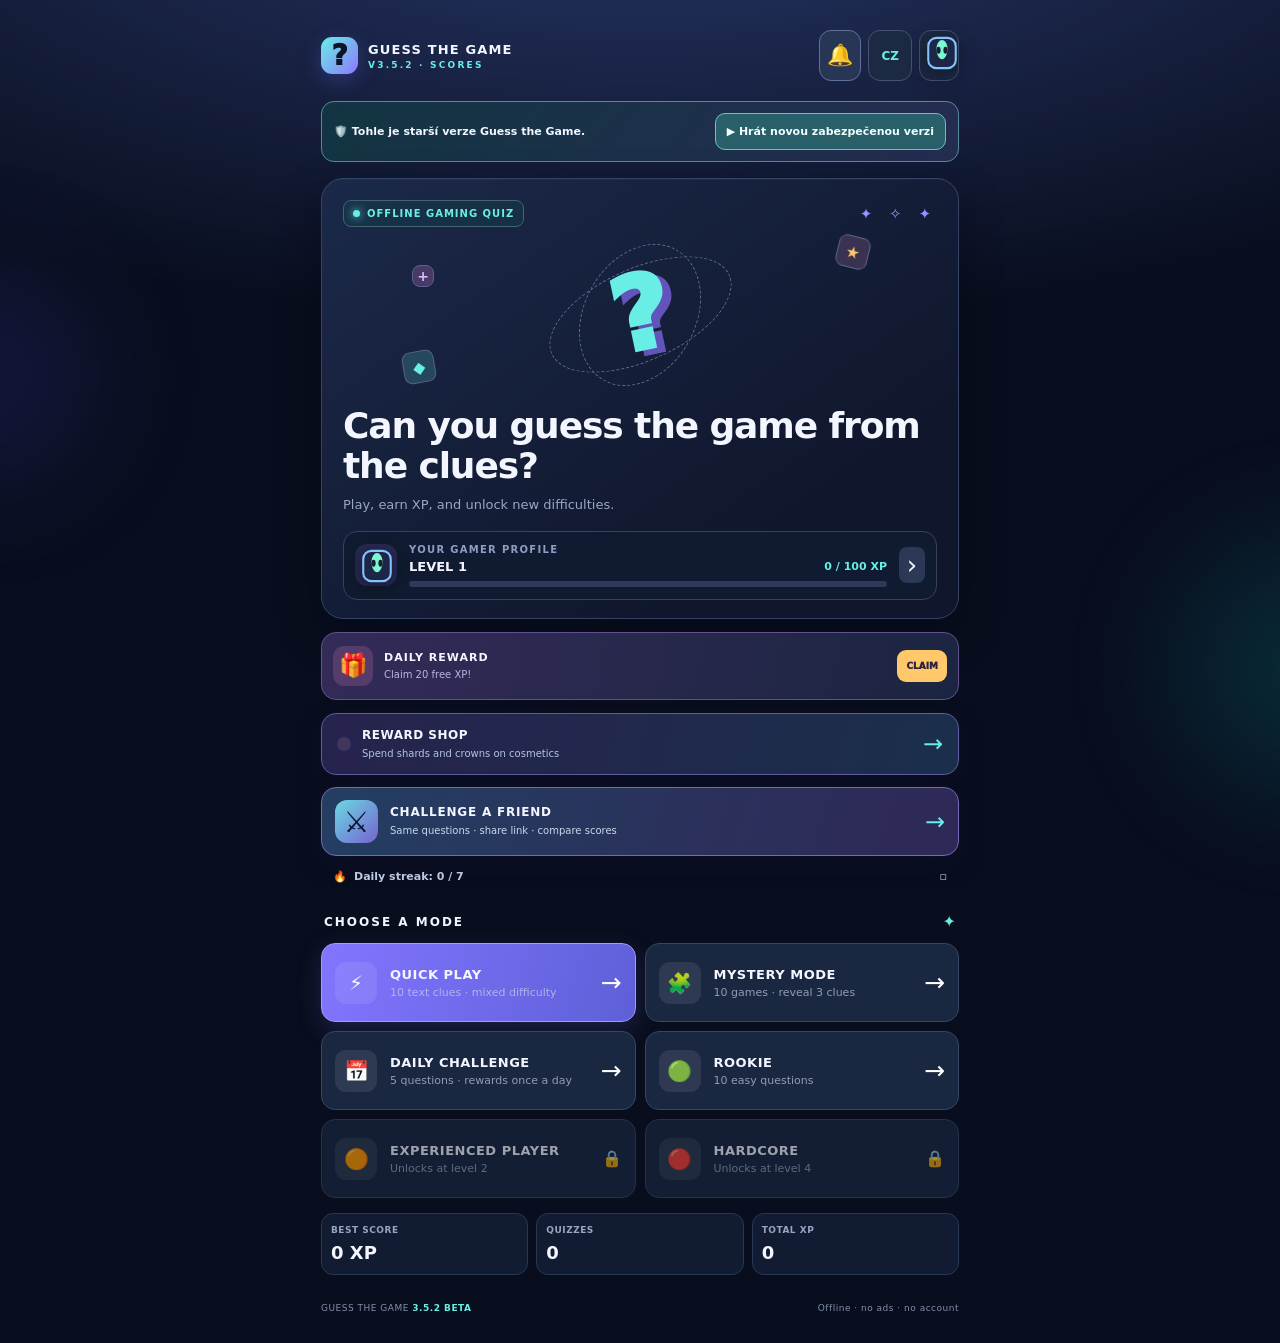
<file: index.html>
<!doctype html>
<html lang="cs">
<head>
  <meta charset="utf-8">
  <meta name="viewport" content="width=device-width,initial-scale=1,viewport-fit=cover">
  <meta name="theme-color" content="#090e1e">
  <meta name="description" content="Guess the Game — offline mobile gaming quiz">
  <title>Guess the Game 3.5.2 — Challenge Scores Fix</title>
  <link rel="icon" type="image/svg+xml" href="data:image/svg+xml,%3Csvg%20xmlns%3D%22http%3A%2F%2Fwww.w3.org%2F2000%2Fsvg%22%20width%3D%22512%22%20height%3D%22512%22%20viewBox%3D%220%200%20108%20108%22%3E%3Cdefs%3E%3ClinearGradient%20id%3D%22bg%22%20x1%3D%220%22%20y1%3D%220%22%20x2%3D%221%22%20y2%3D%221%22%3E%3Cstop%20stop-color%3D%22%23253b71%22%2F%3E%3Cstop%20offset%3D%221%22%20stop-color%3D%22%2315182d%22%2F%3E%3C%2FlinearGradient%3E%3C%2Fdefs%3E%3Crect%20width%3D%22108%22%20height%3D%22108%22%20rx%3D%2225%22%20fill%3D%22url%28%23bg%29%22%2F%3E%3Cpath%20d%3D%22M34%2038c2-23%2039-23%2041%200%201%2017-20%2020-20%2031%22%20fill%3D%22none%22%20stroke%3D%22%2368eee5%22%20stroke-width%3D%2211%22%20stroke-linecap%3D%22round%22%2F%3E%3Ccircle%20cx%3D%2255%22%20cy%3D%2286%22%20r%3D%226.5%22%20fill%3D%22%23ffc86a%22%2F%3E%3Cpath%20d%3D%22M17%2023h13M23.5%2016v14%22%20stroke%3D%22%23ae95ff%22%20stroke-width%3D%225%22%20stroke-linecap%3D%22round%22%2F%3E%3Ccircle%20cx%3D%2284%22%20cy%3D%2280%22%20r%3D%225%22%20fill%3D%22%238c78ff%22%2F%3E%3C%2Fsvg%3E">
  <link rel="manifest" href="site.webmanifest">
  <style>
:root{color-scheme:dark;--bg:#090e1e;--fg:#f4f6ff;--muted:#99a6c4;--card:#151f36;--stroke:#303d5b;--cyan:#68eee5;--purple:#8c78ff;--green:#53e2b5;--pink:#ff829d;--gold:#ffc86a}
*{box-sizing:border-box}html{background:var(--bg)}body{margin:0;min-height:100vh;background:radial-gradient(ellipse 90% 34% at 50% -10%,#28376a,transparent),#090e1e;color:var(--fg);font-family:system-ui,-apple-system,Roboto,"Segoe UI",sans-serif;-webkit-tap-highlight-color:transparent}button{font:inherit;color:inherit;cursor:pointer}button:focus-visible{outline:2px solid var(--cyan);outline-offset:3px}button:disabled{cursor:default}.hidden,[hidden]{display:none!important}.ambient{position:fixed;pointer-events:none;border-radius:50%;filter:blur(65px);opacity:.15}.ambient-a{width:210px;height:210px;background:#5f4ef4;left:-120px;top:30%}.ambient-b{width:250px;height:250px;background:#0dcac6;right:-150px;bottom:12%}
.app{position:relative;z-index:1;max-width:535px;min-height:100vh;padding:20px 17px 24px;margin:auto;display:flex;flex-direction:column}.topbar{display:flex;justify-content:space-between;align-items:center;margin-bottom:17px}.logo{display:flex;align-items:center;gap:10px;padding:0;background:transparent;border:0;text-align:left}.logo-symbol{width:37px;height:37px;border-radius:11px;display:grid;place-items:center;background:linear-gradient(130deg,var(--cyan),var(--purple));font-size:28px;font-weight:950;color:#0e1326;box-shadow:0 6px 20px #645feb4b}.logo b{display:block;font-size:13px;letter-spacing:1.15px}.logo small{display:block;color:var(--cyan);font-size:9px;letter-spacing:2.2px;font-weight:850;margin-top:3px}.top-actions{display:flex;gap:7px}.pill,.avatar{border:1px solid #455272;background:#1c2943;border-radius:12px;min-height:39px;padding:0 12px;color:var(--cyan);font-weight:850;font-size:12px}.avatar{font-size:20px;padding:0;width:40px}.screen{animation:slideIn .28s ease both;flex:1}.glow-card{background:linear-gradient(145deg,#1b2949,#10172d 76%);border:1px solid #344264;border-radius:22px;box-shadow:inset 0 1px 0 #ffffff09,0 16px 42px #02071372}.hero{padding:21px 21px 18px}.hero-line{display:flex;justify-content:space-between;align-items:center}.tag{display:inline-flex;align-items:center;gap:7px;border:1px solid #55588b;background:#3c355850;color:#c9c6ff;font-size:10px;letter-spacing:1px;font-weight:900;padding:7px 9px;border-radius:8px;white-space:nowrap}.tag.neon{color:var(--cyan);background:#15444a56;border-color:#42656f}.live-dot{width:7px;height:7px;border-radius:50%;background:var(--cyan);box-shadow:0 0 8px var(--cyan)}.stars{color:#9c8fff;letter-spacing:6px;font-size:15px}.hero-illustration{position:relative;height:154px;display:grid;place-items:center;isolation:isolate}.orbit{position:absolute;border:1px dashed #616996;border-radius:50%}.orbit-1{width:195px;height:93px;transform:rotate(-24deg)}.orbit-2{width:112px;height:150px;transform:rotate(29deg)}.giant-question{font-size:102px;font-weight:950;line-height:1;color:var(--cyan);text-shadow:8px 6px 0 #6254bb;transform:rotate(-12deg);animation:float 3s ease-in-out infinite}.pixel{position:absolute;width:32px;height:32px;display:grid;place-items:center;border-radius:8px;border:1px solid #5c608f;font-weight:800}.pixel-a{top:9px;right:68px;background:#393250;color:var(--gold);transform:rotate(14deg)}.pixel-b{bottom:19px;left:60px;background:#25485d;color:var(--cyan);transform:rotate(-10deg)}.pixel-c{top:38px;left:69px;width:22px;height:22px;background:#493a65;color:#d6bdff;font-size:14px}.hero h1{font-size:clamp(27px,7vw,36px);letter-spacing:-1.1px;line-height:1.1;margin:4px 0 9px}.subtext{color:var(--muted);font-size:13px;line-height:1.55;margin:0 0 16px}.player-summary{display:flex;align-items:center;gap:12px;padding:12px 11px;background:#101b31;border:1px solid #35435f;border-radius:14px}.player-avatar{font-size:24px;background:#272952;width:42px;height:42px;border-radius:12px;display:grid;place-items:center}.player-main{flex:1;min-width:0}.small-label{color:#8e9dc2;letter-spacing:1.3px;font-weight:900;font-size:10px}.player-level{display:flex;justify-content:space-between;gap:10px;align-items:center;margin:4px 0 7px;font-weight:900;font-size:13px}.player-level span:last-child{color:var(--cyan);font-size:11px}.meter{height:6px;border-radius:10px;background:#313958;overflow:hidden}.meter-fill{height:100%;width:0;background:linear-gradient(90deg,var(--cyan),var(--purple));transition:width .45s ease}.circle-button{border:0;background:#2b3856;border-radius:8px;font-size:26px;width:26px;height:36px}
.daily-banner{display:flex;align-items:center;gap:11px;background:linear-gradient(100deg,#342b58,#1b2541);border:1px solid #62518a;border-radius:15px;margin-top:13px;padding:13px 11px}.daily-icon{width:40px;height:40px;display:grid;place-items:center;background:#553c6b;border-radius:11px;font-size:23px}.daily-banner>div:nth-child(2){flex:1;min-width:0}.daily-banner b{display:block;font-size:11px;letter-spacing:1px}.daily-banner small{color:#bdb4e0;display:block;font-size:10px;margin-top:5px}.claim{border:0;background:var(--gold);color:#28213f;border-radius:9px;padding:11px 9px;font-size:9px;font-weight:950}.claim:disabled{background:#373851;color:#a7aac4}.section-heading{display:flex;align-items:center;justify-content:space-between;margin:22px 3px 12px}.section-heading h2{font-size:12px;letter-spacing:2px;margin:0}.section-heading span{color:var(--cyan)}.modes{display:grid;gap:9px}.mode{display:flex;width:100%;align-items:center;text-align:left;gap:13px;background:#192740;border:1px solid #344766;border-radius:14px;min-height:68px;padding:12px 13px;transition:transform .12s,border-color .12s}.mode:active:not(:disabled){transform:scale(.98)}.mode-main{background:linear-gradient(106deg,#8275ff,#5e60d8);border-color:#a19aff;box-shadow:0 8px 25px #5d59d83b}.mode-icon{width:42px;height:42px;border-radius:11px;display:grid;place-items:center;font-size:20px;background:#ffffff16;flex:none}.mode-text{display:grid;gap:4px;flex:1}.mode-text b{font-size:13px;letter-spacing:.5px}.mode-text small{font-size:11px;color:#d1d7eea8}.arrow{font-size:25px;color:#fff}.mode-locked{opacity:.64}.lock{font-size:16px}.mode-resume{background:#14383d;border-color:#2d6c73}.mini-stats{display:grid;grid-template-columns:repeat(3,minmax(0,1fr));gap:8px;margin:15px 0 7px}.mini-stats>div{background:#111b31;border:1px solid #273957;border-radius:12px;padding:11px 9px;min-width:0}.mini-stats span{display:block;color:#98a6c2;font-size:9px;letter-spacing:.5px;font-weight:800}.mini-stats b{display:block;font-size:18px;margin-top:7px}
.game-head{display:flex;justify-content:space-between;align-items:center;margin:9px 0 20px}.back{background:transparent;border:0;color:#a3b0d1;font-size:12px;font-weight:850;padding:7px 0}.combat-stats{display:flex;align-items:center;justify-content:space-between;gap:8px}.combat-stats>div{min-width:0}.combat-stats small{display:block;color:#96a3c2;font-size:10px;letter-spacing:1.3px;font-weight:850}.combat-stats b{display:block;font-size:22px;margin-top:3px}.hearts{letter-spacing:2px;font-size:19px;white-space:nowrap}.scorebox{text-align:right}.scorebox b{color:var(--cyan)}.progress-outer{height:7px;border-radius:10px;background:#263250;overflow:hidden;margin:14px 0 11px}.progress-inner{height:100%;border-radius:10px;background:linear-gradient(90deg,#68eee5,#987cff);transition:width .45s ease}.streak-line{display:flex;justify-content:space-between;align-items:center;color:#ffc481;font-size:12px;font-weight:800;margin-bottom:14px}.bonus-text{color:var(--cyan)}.question-card{padding:20px 18px 23px;margin-bottom:15px;min-height:214px}.qtop{display:flex;justify-content:space-between}.difficulty{border-radius:6px;padding:6px 9px;font-size:10px;font-weight:900;letter-spacing:1px}.difficulty.easy{background:#175146;color:#70edbc}.difficulty.medium{background:#594522;color:#ffd27f}.difficulty.hard{background:#5a2d46;color:#ffa1be}.question-spark{color:#6570a6;letter-spacing:3px}.question-symbol{font-size:53px;line-height:1;text-align:center;color:var(--cyan);text-shadow:4px 3px 0 #6555ae;margin:9px 0 13px;font-weight:950}.clue{font-size:clamp(18px,5vw,23px);line-height:1.38;letter-spacing:-.45px;margin:9px 0 0;font-weight:850}.answers{display:grid;gap:9px}.answer{width:100%;display:flex;gap:12px;align-items:center;background:#19253d;border:1px solid #384863;text-align:left;padding:12px;border-radius:13px;min-height:60px;font-weight:750;font-size:13.5px;line-height:1.35;animation:slideIn .22s ease both}.answer:nth-child(2){animation-delay:.04s}.answer:nth-child(3){animation-delay:.08s}.answer:nth-child(4){animation-delay:.12s}.answer-letter{width:32px;height:32px;display:grid;place-items:center;border-radius:9px;background:#2d3b59;border:1px solid #52617e;color:#c5d5f2;flex:none;font-weight:900}.answer.correct{border-color:#55d6a5;background:#19453e;color:#d6fff0}.answer.correct .answer-letter{background:#2f7665;border-color:#4bcaa7}.answer.wrong{border-color:#f07992;background:#482b3b;color:#ffe4e9;animation:shake .3s}.answer.wrong .answer-letter{background:#8c4154;border-color:#ec879c}.answer:disabled:not(.correct):not(.wrong){opacity:.56}.hint-button,.next-button{width:100%;border-radius:13px;min-height:52px;font-size:12px;font-weight:900;letter-spacing:.65px;margin-top:12px}.hint-button{border:1px dashed #535879;background:#1c243a;color:#c1c5ea}.next-button{border:1px solid #9e96ff;background:linear-gradient(105deg,#8275ff,#5d63dc);box-shadow:0 8px 23px #554de044}.hintbox{background:#26324d;border:1px solid #53617d;border-radius:11px;padding:12px;font-size:12px;margin-top:11px;color:#d5e1ff}.feedback{padding:12px 13px;border-radius:11px;font-size:12px;font-weight:750;line-height:1.5;margin-top:11px}.feedback.good{color:#8bf0ce;background:#17483e}.feedback.bad{color:#ffc0cf;background:#492c3b}
.result,.profile-card{padding:28px 21px;text-align:center;margin-top:13px}.result-art{font-size:56px;margin:6px auto 12px;animation:pop .65s ease}.result h1{margin:15px 0 7px;font-size:28px;letter-spacing:-1px}.result .subtext{max-width:300px;margin:0 auto 17px}.finalscore{display:flex;align-items:baseline;justify-content:center;gap:9px;color:var(--cyan)}.finalscore strong{font-size:67px;line-height:1.1}.finalscore span{font-size:20px;font-weight:850}.result-stats{display:grid;grid-template-columns:repeat(3,1fr);gap:6px;margin-top:21px}.result-stats>div,.profile-stats>div{border-radius:11px;background:#111d35;border:1px solid #314365;padding:12px 6px}.result-stats b,.profile-stats b{display:block;font-size:21px}.result-stats span,.profile-stats span{display:block;color:#97a5c5;font-size:9px;letter-spacing:.5px;font-weight:750;margin-top:4px}.earned{margin-top:18px;color:var(--gold);font-size:13px;font-weight:800}.level-up{font-size:20px;font-weight:950;letter-spacing:1px;color:var(--cyan);margin:14px 0;animation:pop .7s ease}.result .next-button{margin-top:23px}.result-home{margin-top:20px}.profile-face{font-size:65px;margin-bottom:10px}.profile-card h1{font-size:31px;margin:14px 0}.profile-card .subtext{margin:8px 0 2px}.profile-stats{display:grid;grid-template-columns:repeat(2,1fr);gap:9px;margin-top:13px}.badge-grid{display:grid;grid-template-columns:repeat(2,1fr);gap:9px}.badge-tile{display:flex;align-items:center;gap:10px;background:#15213b;border:1px solid #394865;border-radius:12px;padding:12px}.badge-icon{font-size:24px}.badge-tile b{font-size:11px;display:block}.badge-tile small{font-size:10px;color:#a4b2cf;line-height:1.3;display:block;margin-top:3px}.badge-tile.locked{opacity:.5;filter:grayscale(.75)}footer{display:flex;justify-content:space-between;gap:10px;padding-top:21px;font-size:9px;color:#8390ab;letter-spacing:.5px;white-space:nowrap}footer b{color:var(--cyan)}.toast{position:fixed;z-index:10;bottom:28px;left:50%;transform:translateX(-50%);background:#183e40;border:1px solid var(--cyan);color:#d4fff9;border-radius:12px;padding:14px 18px;font-size:12px;font-weight:800;text-align:center;width:max-content;max-width:90vw;box-shadow:0 12px 30px #0008;animation:toastIn .26s ease}.sparkles{pointer-events:none;position:fixed;inset:0;z-index:8}.confetti{position:absolute;top:15%;width:8px;height:13px;border-radius:2px;animation:confetti 1.2s linear forwards}
@keyframes float{50%{transform:translateY(-7px) rotate(-9deg)}}@keyframes slideIn{from{opacity:0;transform:translateY(9px)}to{opacity:1;transform:translateY(0)}}@keyframes shake{0%,100%{transform:translateX(0)}20%{transform:translateX(-5px)}40%{transform:translateX(5px)}60%{transform:translateX(-3px)}80%{transform:translateX(3px)}}@keyframes pop{0%{transform:scale(.6);opacity:.3}60%{transform:scale(1.18)}100%{transform:scale(1);opacity:1}}@keyframes toastIn{from{opacity:0;transform:translate(-50%,10px)}to{opacity:1;transform:translate(-50%,0)}}@keyframes confetti{to{top:90%;opacity:0;transform:translateX(60px) rotate(540deg)}}
@media(max-width:360px){.app{padding:15px 11px}.hero{padding:17px 16px}.hearts{font-size:16px}.mode-text b{font-size:11px}.claim{font-size:8px}.logo b{font-size:11px}}@media(prefers-reduced-motion:reduce){*,*::before,*::after{animation:none!important;transition:none!important}}

/* Picture Mystery — original SVG illustration reveals, responsive and offline */.reveal-button{padding:11px}.picture-corner{font-size:9px}}

/* v2.3 — textual Mystery Mode; accessible on small phone screens */
.mode-mystery{border-color:#6e6ad1;background:linear-gradient(110deg,#242b54,#232b4b)}
.mystery-more{display:grid;gap:10px;margin-top:14px}
.mystery-clue{padding:11px 12px;border:1px solid #58698a;border-radius:12px;background:#15233f;color:#e5edff;font-size:13px;line-height:1.56;animation:slideIn .23s ease}
.mystery-clue strong{display:block;font-size:10px;color:#7ce6d7;letter-spacing:.8px;margin-bottom:5px;text-transform:uppercase}
.mystery-progress{display:flex;justify-content:space-between;align-items:center;border-top:1px solid #374866;padding-top:13px;margin-top:14px;color:#a9bce2;font-size:11px}
.mystery-progress b{color:#f7c978;font-size:13px}
.reveal-button{width:100%;margin-top:12px;padding:13px;border:1px solid #5c7a9b;background:#2c3863;color:#effbff;border-radius:12px;font-size:12px;font-weight:800;cursor:pointer;letter-spacing:.2px}
.reveal-button:disabled{opacity:.55}
.question-card .clue{line-height:1.48}
@media (prefers-reduced-motion:reduce){.mystery-clue{animation:none}}


/* Guess the Game 3.0: profile controls, save codes and desktop ergonomics */
.profile-tools{margin-top:22px;background:#121e35;border:1px solid #334866;border-radius:18px;padding:18px}
.profile-tools h2{font-size:13px;letter-spacing:1.4px;margin:0 0 13px}
.preference{display:flex;align-items:center;justify-content:space-between;gap:12px;padding:10px 0;color:#dce7ff;font-size:13px}
.preference+.preference{border-top:1px solid #293955}
.preference input{appearance:none;position:relative;flex:none;width:48px;height:27px;border-radius:25px;background:#3c4962;border:1px solid #69748e;cursor:pointer;transition:background .2s}
.preference input:checked{background:#298a81;border-color:#70ecdf}
.preference input::after{content:"";position:absolute;left:3px;top:3px;background:#fff;width:19px;height:19px;border-radius:50%;transition:transform .2s}
.preference input:checked::after{transform:translateX(20px)}
.save-help{font-size:11px;color:#b1bfdc;line-height:1.55;margin:0 0 11px}
.save-code{display:block;width:100%;min-height:87px;resize:vertical;background:#0b1428;border:1px solid #4a5f80;border-radius:11px;color:#e8f6ff;padding:10px;font-size:12px;line-height:1.45;font-family:ui-monospace,monospace;margin:8px 0}
.tool-buttons{display:grid;grid-template-columns:repeat(2,minmax(0,1fr));gap:7px}
.tool-action{border:1px solid #5b6a95;border-radius:11px;background:#243251;color:#eaf6ff;min-height:42px;font-size:11px;font-weight:800;padding:10px 6px}
.tool-action.primary{background:linear-gradient(105deg,#8275ff,#5d63dc);border-color:#9d9bff}
.share-button{margin-top:10px;width:100%;padding:12px;background:#233658;border:1px solid #4e6e8b;border-radius:12px;font-weight:800;font-size:12px}
@media (min-width:760px){.app{max-width:690px;padding:30px 26px}.modes{grid-template-columns:repeat(2,minmax(0,1fr))}.mode{min-height:79px}.hero-illustration{height:175px}}



/* Guess the Game 3.1: richer achievements, reward cards and punchier animations */
.profile-stats{margin-bottom:12px}
.reward-bank{display:grid;grid-template-columns:repeat(2,1fr);gap:9px;margin:12px 0 0}
.reward-bank>div{border-radius:11px;background:#111d35;border:1px solid #314365;padding:12px 10px;text-align:center}
.reward-bank b{display:block;font-size:21px}.reward-bank span{display:block;color:#97a5c5;font-size:9px;letter-spacing:.5px;font-weight:750;margin-top:4px}
.result-rewards{display:grid;grid-template-columns:repeat(2,1fr);gap:8px;margin-top:14px}.reward-card{border-radius:13px;background:#111d35;border:1px solid #324565;padding:13px 8px;text-align:center;box-shadow:inset 0 1px 0 #ffffff08}.reward-card strong{display:block;font-size:24px}.reward-card span{display:block;color:#a6b2d1;font-size:10px;letter-spacing:.6px;margin-top:4px;font-weight:800}.reward-card small{display:block;color:#ffd782;font-size:10px;margin-top:5px}
.result-ribbon{margin-top:12px;padding:12px;border:1px solid #51607e;background:linear-gradient(120deg,#1b2746,#132039);border-radius:13px;font-size:12px;line-height:1.45}.result-ribbon b{color:var(--cyan)}
.streak-meter-wrap{margin-top:12px;padding:10px 12px;border-radius:12px;background:#101a31;border:1px solid #32425e}.streak-meter-wrap .label{display:flex;justify-content:space-between;gap:10px;font-size:11px;color:#b4c2df;font-weight:800;margin-bottom:7px}.streak-meter{height:8px;border-radius:10px;background:#2f3855;overflow:hidden}.streak-meter-fill{height:100%;width:0;background:linear-gradient(90deg,var(--gold),var(--pink));transition:width .45s ease}
.answer{transform-origin:center;transition:transform .12s ease,border-color .12s ease,background .12s ease,box-shadow .12s ease}.answer:not(:disabled):active{transform:scale(.98)}.answer.correct{box-shadow:0 0 0 2px #86f0cf30,0 8px 24px #1b5d523b}.answer.wrong{box-shadow:0 0 0 2px #ff96af22}
.badge-tile.unlocked-new{animation:pop .55s ease both;box-shadow:0 0 0 1px #76f7dd44,0 10px 25px #0e122752}.badge-note{display:inline-flex;align-items:center;gap:6px;margin-top:6px;font-size:10px;color:#ffd782;font-weight:900;letter-spacing:.5px}
.achievement-pop{position:fixed;left:50%;top:18px;transform:translateX(-50%);z-index:20;min-width:min(92vw,340px);background:linear-gradient(120deg,#2a2450,#141d33);border:1px solid #9f93ff;border-radius:16px;padding:14px 15px;box-shadow:0 20px 45px #0008;animation:achievementIn .45s ease,achievementOut .45s ease 2.7s forwards}.achievement-pop b{display:block;font-size:13px;letter-spacing:.6px}.achievement-pop small{display:block;color:#c9d3eb;margin-top:4px;font-size:11px;line-height:1.4}.achievement-pop .icon{font-size:30px;margin-right:12px}.achievement-row{display:flex;align-items:center}.achievement-pop .bonus{display:inline-flex;margin-top:8px;border:1px solid #5a5d96;border-radius:999px;padding:6px 10px;font-size:10px;color:#ffc86a;font-weight:900;letter-spacing:.6px;background:#3a33570f}
.result{position:relative;overflow:hidden}.result::before{content:"";position:absolute;inset:auto -25% 60% -25%;height:120px;background:radial-gradient(circle at center,#63e6df22,transparent 60%);pointer-events:none}.score-bump{animation:pop .45s ease}
@keyframes achievementIn{from{opacity:0;transform:translate(-50%,-18px) scale(.92)}to{opacity:1;transform:translate(-50%,0) scale(1)}}@keyframes achievementOut{to{opacity:0;transform:translate(-50%,-10px) scale(.94)}}


/* 3.2 - cosmetic store, streak and prize chest */
.shop-cta{display:flex;align-items:center;gap:11px;width:100%;margin:13px 0 0;padding:14px 15px;border:1px solid #5f5ca0;border-radius:15px;background:linear-gradient(105deg,#26234e,#1b2f4b);text-align:left;box-shadow:0 8px 24px #14112f55;transition:transform .14s,filter .18s}
.shop-cta:active{transform:scale(.98)}.shop-cta-icon{font-size:25px;background:#41365c;border-radius:10px;padding:7px}.shop-cta span:nth-child(2){flex:1;min-width:0}.shop-cta b{font-size:12px;letter-spacing:.5px;display:block}.shop-cta small{font-size:10px;color:#b4c4e2;display:block;line-height:1.35;margin-top:5px}.shop-cta-chevron{font-size:24px;color:var(--cyan)}.shop-cta-profile{margin:16px 0 4px}
.streak-cta{display:flex;align-items:center;gap:7px;margin:7px 2px 2px;padding:7px 10px;color:#bdc9e2;font-size:11px;font-weight:800}.streak-cta span:nth-child(2){flex:1}
.shop-hero{padding:20px;margin-top:12px;text-align:center}.shop-title-icon{font-size:43px;display:block;margin-bottom:8px}.shop-hero h1{font-size:27px;margin:13px 0 4px}.shop-hero p{margin-bottom:12px}.shop-wallet{display:grid;grid-template-columns:1fr 1fr;gap:9px}.shop-wallet div{background:#101c34;border:1px solid #3e5376;padding:13px;border-radius:12px}.shop-wallet strong{display:block;font-size:20px}.shop-wallet small{color:#9fb1d0;font-size:10px;font-weight:800;margin-top:4px;display:block}
.chest-panel{padding:19px 16px;margin:15px 0;text-align:center}.chest-visual{font-size:60px;filter:drop-shadow(0 8px 18px #9782ef6d);animation:chestFloat 2.6s ease-in-out infinite}.chest-details h2{margin:10px 0 6px;font-size:15px;letter-spacing:1px}.chest-details p{font-size:11px;line-height:1.5;color:#b3c4e0;margin:0 auto 9px;max-width:385px}.free-chest-info{color:#ffe2a4;font-weight:800;font-size:11px;margin:10px}.chest-button{border:1px solid #f4d391;background:linear-gradient(110deg,#f3c86c,#cf94ff);border-radius:12px;color:#211832;font-weight:950;width:100%;padding:13px 10px;min-height:46px}.chest-button:disabled{filter:grayscale(.85);opacity:.6}.chest-reward{margin:12px auto 0;padding:11px;border:1px solid #5e8e90;background:#154243;border-radius:12px;color:#dafff4;font-weight:900;font-size:13px;animation:pop .5s ease}.chest-panel.opening .chest-visual{animation:chestShake .45s ease}
.streak-shop{background:#141e35;border:1px solid #3d4f70;border-radius:16px;padding:15px;margin:15px 0}.streak-shop-heading{display:flex;justify-content:space-between;font-size:12px;color:#f4d5a1;letter-spacing:.6px}.streak-shop p{color:#b7c4df;font-size:11px;line-height:1.5;margin:9px 0 13px}.streak-dots{display:grid;grid-template-columns:repeat(7,1fr);gap:5px}.streak-dots .dot{display:grid;place-items:center;aspect-ratio:1;min-width:0;border-radius:9px;background:#2b3752;color:#aebad4;font-size:13px;font-weight:800;border:1px solid #465673}.streak-dots .dot.done{background:#5a3c32;border-color:#f0ab6c;color:#ffe1a2;box-shadow:0 0 10px #ee9f4b26}.streak-shop small{display:block;color:#9aadc9;font-size:10px;margin-top:11px}
.shop-grid{display:grid;grid-template-columns:repeat(2,minmax(0,1fr));gap:10px}.shop-card{background:linear-gradient(150deg,#1b2b48,#141c33);border:1px solid #374969;border-radius:15px;padding:13px 11px;min-width:0;display:flex;flex-direction:column;gap:6px}.shop-card.owned{border-color:#467b78}.shop-card.equipped{border-color:#65dec9;box-shadow:0 0 0 1px #65dec93a}.shop-card-art{font-size:36px;text-align:center;padding:7px;background:#273657;border-radius:11px}.shop-card b{font-size:12px;min-height:17px}.shop-card small{font-size:10px;line-height:1.4;color:#aebbd5;min-height:28px}.shop-card button{margin-top:auto;border:1px solid #6865aa;border-radius:10px;background:#454091;color:#fff;font-size:11px;font-weight:900;min-height:38px;padding:8px}.shop-card button:disabled{border-color:#384963;background:#26334c;color:#a7b6cd}.shop-card button.equip{background:#20595d;border-color:#57bcae}.shop-card button.equipped{background:#21443f;border-color:#486e66;color:#8ce8d4}
body.theme-retro{--cyan:#f8bf6f;--purple:#f178b9;--gold:#9ee0b1;--green:#9eebb9}body.theme-retro .hero{background:linear-gradient(160deg,#4c3046,#161d39)}body.theme-retro .logo-symbol{background:linear-gradient(130deg,#ffd36c,#e772b4)}
body.theme-royal{--cyan:#e1c188;--purple:#c9a0ff;--gold:#f7e3ad;--green:#afefc9}body.theme-royal .hero{background:linear-gradient(160deg,#3c3055,#121c38)}body.theme-royal .logo-symbol{background:linear-gradient(130deg,#f3d38e,#a57bde)}
body.theme-ocean{--cyan:#81d8ff;--purple:#5f9dd8;--gold:#83ecde;--green:#8adee9}body.theme-ocean .hero{background:linear-gradient(160deg,#12415a,#0d1c38)}body.theme-ocean .logo-symbol{background:linear-gradient(130deg,#82cfff,#538de4)}
@keyframes chestFloat{50%{transform:translateY(-5px) rotate(2deg)}}@keyframes chestShake{0%,100%{transform:rotate(0)}20%{transform:rotate(-12deg) scale(1.1)}40%{transform:rotate(12deg) scale(1.1)}60%{transform:rotate(-8deg)}80%{transform:rotate(7deg)}}

.custom-icon{display:inline-flex;align-items:center;justify-content:center;width:44px;height:44px}.custom-icon svg{width:100%;height:100%;display:block;filter:drop-shadow(0 4px 10px #0007)}
.shop-title-icon,.wallet-icon,.section-icon,.chest-visual{display:inline-flex;align-items:center;justify-content:center}.shop-title-icon{width:40px;height:40px;border-radius:12px;background:#223150;border:1px solid #4d6092}.shop-title-icon svg{width:26px;height:26px}
.shop-wallet strong{display:flex;align-items:center;gap:6px;justify-content:center}.wallet-icon{width:18px;height:18px}.wallet-icon svg{width:18px;height:18px;display:block}
.section-heading span.section-icon{width:24px;height:24px}.section-heading span.section-icon svg{width:24px;height:24px;display:block}
.chest-visual{width:78px;height:78px;border-radius:22px;background:linear-gradient(145deg,#273a5e,#11192f);border:1px solid #546998}.chest-visual svg{width:56px;height:56px;display:block}
.shop-card{position:relative;overflow:hidden}.shop-card-art{font-size:0;text-align:center;padding:9px;background:#273657;border-radius:11px;display:flex;align-items:center;justify-content:center;min-height:72px}.shop-card-art .custom-icon{width:52px;height:52px}.rarity-chip{position:absolute;top:8px;right:8px;padding:4px 7px;border-radius:999px;font-size:9px;font-weight:900;letter-spacing:.8px;border:1px solid #556584;background:#18243f;color:#dbe8ff}.rarity-common{border-color:#546581;color:#c7d1e5}.rarity-rare{border-color:#53a7ff;color:#8fd0ff;background:#11253a}.rarity-epic{border-color:#b280ff;color:#ddbeff;background:#261839}.rarity-legendary{border-color:#ffcd66;color:#ffe1a2;background:#37280f}.price-row{display:flex;align-items:center;justify-content:center;gap:6px}.shop-card.owned::after{content:"OWNED";position:absolute;left:-29px;top:14px;transform:rotate(-40deg);padding:3px 36px;font-size:8px;font-weight:900;letter-spacing:1px;background:#1c7364;color:white;box-shadow:0 4px 12px #0006}.shop-card.equipped{box-shadow:0 0 0 1px #6ee7da55,0 10px 25px #0d143155}
@media(max-width:360px){.shop-card{padding:11px 8px}.shop-card-art{min-height:64px}}
@media(prefers-reduced-motion:reduce){.chest-visual,.chest-panel.opening .chest-visual{animation:none!important}}


/* Guess the Game 3.5 — equal-seed friend challenges and head-to-head results. */
.challenge-cta{display:flex;align-items:center;gap:12px;width:100%;text-align:left;background:linear-gradient(108deg,#243e62,#2f2857);border:1px solid #756ab9;border-radius:15px;padding:12px 13px;margin-top:12px;min-height:64px;box-shadow:0 8px 25px #120e3952}.challenge-cta>span:nth-child(2){flex:1;display:grid;gap:5px}.challenge-cta b{font-size:12px;letter-spacing:.8px}.challenge-cta small{font-size:10px;color:#c9d8ec;line-height:1.4}.challenge-cta-emblem{width:43px;height:43px;display:grid;place-items:center;background:linear-gradient(135deg,#6ad9e3,#7663cf);color:#0e1530;font-size:29px;font-weight:900;border-radius:12px;flex:none}.challenge-cta:active{transform:scale(.99)}
.challenge-hero,.challenge-join{padding:21px 18px 19px;margin-top:15px}.challenge-heading{display:flex;align-items:center;gap:12px}.challenge-icon{width:48px;height:48px;display:grid;place-items:center;background:linear-gradient(135deg,var(--cyan),var(--purple));border-radius:13px;color:#111a2c;font-weight:900;font-size:31px}.challenge-hero h1{font-size:27px;letter-spacing:-.7px;margin:16px 0 8px}.challenge-label{font-size:10px;letter-spacing:1.1px;color:#a6b9da;font-weight:900;display:block;margin:17px 0 8px}.challenge-input{display:block;width:100%;min-height:44px;border:1px solid #4d648b;background:#0d1932;color:#f1f7ff;border-radius:10px;padding:11px 12px;font:inherit;font-size:14px;outline:none}.challenge-input:focus-visible{border-color:var(--cyan);box-shadow:0 0 0 2px #68eee536}.challenge-url{font-size:11px;color:#b0d9e6;font-family:ui-monospace,Consolas,monospace}.challenge-code-row{display:flex;justify-content:space-between;align-items:center;gap:6px;margin-top:18px;margin-bottom:8px;color:#9fb5d9;font-size:10px;font-weight:900;letter-spacing:.8px}.challenge-code-row strong{color:var(--gold);letter-spacing:.6px;font-size:12px;overflow-wrap:anywhere}.challenge-actions{display:grid;grid-template-columns:repeat(2,minmax(0,1fr));gap:7px;margin-top:10px}.challenge-actions .tool-action{min-width:0;min-height:47px}.challenge-actions .tool-action:last-child{grid-column:1/-1}.challenge-start{margin-top:18px}.challenge-join h2{font-size:13px;letter-spacing:.8px;margin:0 0 12px}.challenge-join .subtext{margin-bottom:10px}.challenge-paste{min-height:75px;resize:vertical;font-family:ui-monospace,Consolas,monospace;font-size:11px}.challenge-join .tool-action{width:100%;margin-top:9px}.challenge-fairness{color:#91a3c3;font-size:10px;line-height:1.55;margin:15px 7px}.challenge-comparison,.challenge-result{border:1px solid #516b93;border-radius:14px;background:#111f3c;margin-top:18px;padding:14px 12px;text-align:center}.challenge-result-title{font-size:12px;letter-spacing:1.1px;font-weight:950;color:var(--cyan);margin-bottom:12px}.challenge-score-columns{display:grid;grid-template-columns:minmax(0,1fr) 42px minmax(0,1fr);gap:8px;align-items:center}.challenge-score-columns>div{border:1px solid #3f5678;border-radius:12px;padding:12px 6px;background:#182747;min-width:0}.challenge-score-columns small{display:block;font-size:10px;color:#9eb5d8;letter-spacing:.3px;overflow-wrap:anywhere}.challenge-score-columns strong{display:block;margin:4px 0;color:var(--gold);font-size:27px;font-variant-numeric:tabular-nums}.challenge-versus{font-size:12px;font-weight:900;color:#acb8e2}.challenge-comparison-text{color:#e3ecff;font-size:12px;line-height:1.5;margin:13px 1px 0;font-weight:750}.challenge-result-hint{color:#91a3c3;line-height:1.4;font-size:10px;margin:10px 2px 0}.challenge-result .challenge-comparison-text{font-size:13px}.challenge-result.win{border-color:#3a947b;box-shadow:0 0 22px #44e3ae13}.challenge-result.lose{border-color:#b77b83}.challenge-result.draw{border-color:#a98bd9}
.challenge-score-tip{font-size:11px;line-height:1.5;color:#c5ddfc;border-left:3px solid #6adcd4;background:#132940;padding:10px 11px;margin:10px 0 2px;border-radius:0 9px 9px 0}
.challenge-compare-tools{display:flex;flex-direction:column;gap:8px;padding:12px;margin-top:13px;background:#0f1c32;border:1px solid #344969;border-radius:12px;text-align:left}
.challenge-compare-tools label{color:#c9d9f9;font-size:10px;font-weight:950;letter-spacing:.7px}
.challenge-compare-tools .challenge-paste{width:100%;min-height:58px;margin:0;font-size:11px}
.challenge-compare-tools button{min-height:39px}
.challenge-result-hint[role=status]{font-size:11px;color:#b9cdec}
@media(max-width:365px){.challenge-score-columns{grid-template-columns:minmax(0,1fr) 25px minmax(0,1fr);gap:4px}.challenge-score-columns strong{font-size:22px}.challenge-actions .tool-action{font-size:10px}.challenge-hero{padding:16px 12px}}
@media(prefers-reduced-motion:reduce){.challenge-cta{transition:none!important}}


/* Unified platform notifications shortcut: opens a separate tab, never resets the running game. */
.game-notifications-shortcut{display:inline-flex;align-items:center;justify-content:center;min-width:39px;min-height:39px;padding:5px 7px;border:1px solid #62719a;border-radius:12px;background:#263654;color:#fff;text-decoration:none;font-size:21px;line-height:1}
.game-notifications-shortcut:hover,.game-notifications-shortcut:focus-visible{border-color:#67e5df;background:#314b6c}
@media(max-width:400px){.game-notifications-shortcut{min-width:35px;min-height:35px;font-size:19px;padding:3px}}

/* New main game entry without redirecting old challenge URLs or deleting local saves. */
.secure-upgrade-banner{display:flex;align-items:center;justify-content:space-between;gap:10px;
  margin:3px 0 16px;padding:11px 12px;border:1px solid #528c9c;border-radius:13px;
  background:linear-gradient(130deg,#123542,#252c51);font-size:11px;font-weight:700;line-height:1.4}
.secure-upgrade-banner a{color:#f0ffff;text-decoration:none;background:#285f68;
  border:1px solid #75bec0;border-radius:10px;padding:10px 11px;white-space:nowrap}
@media(max-width:430px){.secure-upgrade-banner{flex-direction:column;align-items:stretch;text-align:center}
.secure-upgrade-banner a{white-space:normal}}
</style>
</head>
<body>
  <div class="ambient ambient-a"></div><div class="ambient ambient-b"></div>
  <div class="app">
    <header class="topbar">
      <button class="logo" id="logoHome" type="button" aria-label="Home"><span class="logo-symbol">?</span><span><b>GUESS THE GAME</b><small>V3.5.2 · SCORES</small></span></button>
      <div class="top-actions"><a class="game-notifications-shortcut" href="./secure-quiz-beta.html?notifications=1" target="_blank" rel="noopener noreferrer" aria-label="Otevřít upozornění FOXEY Arcade" title="Oznámení FOXEY Arcade">🔔</a><button id="langToggle" class="pill" type="button" aria-label="Switch language">EN</button><button id="profileTop" class="avatar" type="button" aria-label="Profile">👾</button></div>
    </header>

    <div class="secure-upgrade-banner">
      <span>🛡️ Tohle je starší verze Guess the Game.</span>
      <a href="./secure-quiz-beta.html" target="_blank" rel="noopener noreferrer">▶ Hrát novou zabezpečenou verzi</a>
    </div>

    <main id="home" class="screen">
      <section class="hero glow-card">
        <div class="hero-line"><span class="tag neon"><span class="live-dot"></span><span data-i18n="offline">OFFLINE GAMING KVÍZ</span></span><span class="stars">✦ ✧ ✦</span></div>
        <div class="hero-illustration" aria-hidden="true"><span class="orbit orbit-1"></span><span class="orbit orbit-2"></span><span class="giant-question">?</span><span class="pixel pixel-a">★</span><span class="pixel pixel-b">◆</span><span class="pixel pixel-c">+</span></div>
        <h1 data-i18n="hero">Poznáš hru podle indicií?</h1>
        <p class="subtext" data-i18n="subtitle">Hraj, získávej XP a odemykej další obtížnosti.</p>
        <div class="player-summary">
          <div class="player-avatar">👾</div>
          <div class="player-main"><div class="small-label" data-i18n="yourProfile">TVŮJ HERNÍ PROFIL</div><div class="player-level"><span id="levelHome">LEVEL 1</span><span id="xpHome">0 / 100 XP</span></div><div class="meter"><div id="xpFill" class="meter-fill"></div></div></div>
          <button id="profileOpen" class="circle-button" aria-label="Profile" type="button">›</button>
        </div>
      </section>

      <section class="daily-banner"><div class="daily-icon">🎁</div><div><b data-i18n="dailyGift">DENNÍ ODMĚNA</b><small id="dailyGiftInfo" data-i18n="dailyGiftDesc">Vyzvedni si 20 XP zdarma!</small></div><button id="claimDaily" class="claim" type="button" data-i18n="claim">VYZVEDNOUT</button></section>

      <button type="button" id="openShopHome" class="shop-cta"><span class="shop-cta-icon"></span><span><b data-i18n="shopCta">VIZUÁLNÍ ODMĚNY</b><small data-i18n="shopCtaDesc">Utrať krystaly a koruny za vzhled a truhly</small></span><span class="shop-cta-chevron">→</span></button>

      <button type="button" id="openChallengeHome" class="challenge-cta"><span class="challenge-cta-emblem" aria-hidden="true">⚔</span><span><b data-i18n="challengeTitle">VÝZVA KAMARÁDOVI</b><small data-i18n="challengeCtaDesc">Stejné otázky · sdílený odkaz · porovnání skóre</small></span><span class="shop-cta-chevron">→</span></button>
      <div class="streak-cta"><span>🔥</span><span id="streakHomeText">Denní série: 0 / 7</span><span id="streakHomeGift">🎁</span></div>
      <div class="section-heading"><h2 data-i18n="chooseMode">VYBER REŽIM</h2><span>✦</span></div>
      <div class="modes">
        <button type="button" class="mode mode-main" id="startClassic"><span class="mode-icon">⚡</span><span class="mode-text"><b data-i18n="classic">RYCHLÁ HRA</b><small data-i18n="classicDesc">10 otázek · mix obtížností</small></span><span class="arrow">→</span></button>
        <button type="button" class="mode mode-mystery" id="startMystery"><span class="mode-icon">🧩</span><span class="mode-text"><b data-i18n="mystery">MYSTERY MODE</b><small data-i18n="mysteryDesc">10 her · 3 postupné indicie</small></span><span class="arrow">→</span></button>
        <button type="button" class="mode" id="startDaily"><span class="mode-icon">📅</span><span class="mode-text"><b data-i18n="daily">DENNÍ VÝZVA</b><small data-i18n="dailyDesc">5 otázek · každý den nová sada</small></span><span class="arrow">→</span></button>
        <button type="button" class="mode" id="startEasy"><span class="mode-icon">🟢</span><span class="mode-text"><b data-i18n="easyMode">NOVÁČEK</b><small data-i18n="easyDesc">10 lehkých otázek</small></span><span class="arrow">→</span></button>
        <button type="button" class="mode mode-locked" id="startMedium"><span class="mode-icon">🟠</span><span class="mode-text"><b data-i18n="mediumMode">ZKUŠENÝ HRÁČ</b><small id="mediumDesc" data-i18n="mediumLock">Odemkne se na levelu 2</small></span><span id="mediumLock" class="lock">🔒</span></button>
        <button type="button" class="mode mode-locked" id="startHard"><span class="mode-icon">🔴</span><span class="mode-text"><b data-i18n="hardMode">HARDCORE</b><small id="hardDesc" data-i18n="hardLock">Odemkne se na levelu 4</small></span><span id="hardLock" class="lock">🔒</span></button>
        <button type="button" class="mode mode-resume hidden" id="resume"><span class="mode-icon">↻</span><span class="mode-text"><b data-i18n="resume">POKRAČOVAT</b><small id="resumeDesc"></small></span><span class="arrow">→</span></button>
      </div>
      <div class="mini-stats"><div><span data-i18n="best">REKORD</span><b id="bestHome">0 XP</b></div><div><span data-i18n="played">KVÍZŮ</span><b id="playedHome">0</b></div><div><span data-i18n="totalXp">CELKEM XP</span><b id="totalHome">0</b></div></div>
    </main>


    <main id="challenge" class="screen hidden">
      <button id="challengeBack" type="button" class="back" data-i18n="back">← MENU</button>
      <section class="challenge-hero glow-card">
        <div class="challenge-heading"><span class="challenge-icon" aria-hidden="true">⚔</span><span class="tag neon">3.5 · CHALLENGE</span></div>
        <h1 data-i18n="challengeHero">Kdo je větší gamer?</h1>
        <p class="subtext" data-i18n="challengeIntro">Vytvoř výzvu, pošli odkaz kamarádovi a oba zahrajte stejných 10 otázek. Rozhoduje první dokončený pokus.</p>
        <label class="challenge-label" for="challengeName" data-i18n="challengeNameLabel">TVOJE PŘEZDÍVKA</label>
        <input id="challengeName" class="challenge-input" type="text" maxlength="20" autocomplete="nickname" placeholder="FOXEY">
        <div class="challenge-code-row"><span data-i18n="challengeCodeLabel">KÓD VÝZVY</span><strong id="challengeCodeDisplay">—</strong></div>
        <input id="challengeLink" class="challenge-input challenge-url" type="text" spellcheck="false" readonly aria-label="Challenge link">
        <p class="challenge-score-tip" id="challengeScoreTip" role="status" aria-live="polite"></p>
        <div class="challenge-actions">
          <button id="createChallenge" class="tool-action" type="button" data-i18n="challengeNew">NOVÁ VÝZVA</button>
          <button id="copyChallenge" class="tool-action primary" type="button" data-i18n="challengeCopy">📋 KOPÍROVAT ODKAZ</button>
          <button id="shareChallenge" class="tool-action" type="button" data-i18n="challengeShare">SDÍLET VÝZVU</button>
        </div>
        <div id="challengeComparison" class="challenge-comparison hidden" role="status" aria-live="polite">
          <div class="challenge-score-columns"><div><small data-i18n="challengeYou">TY</small><strong id="challengeOwnScore">—</strong><small id="challengeOwnInfo"></small></div><span class="challenge-versus">VS</span><div><small id="challengeOpponentName">KAMARÁD</small><strong id="challengeOpponentScore">—</strong><small id="challengeOpponentInfo"></small></div></div>
          <p id="challengeComparisonText" class="challenge-comparison-text"></p>
        </div>
        <button id="startChallenge" class="next-button challenge-start" type="button" data-i18n="challengePlay">⚔ HRÁT VÝZVU</button>
        <button id="shareSavedChallenge" class="share-button hidden" type="button" data-i18n="challengeShareScore">📤 POSLAT SVŮJ VÝSLEDEK</button>
      </section>
      <section class="challenge-join glow-card">
        <h2 data-i18n="challengeJoinTitle">MÁŠ ODKAZ OD KAMARÁDA?</h2>
        <p class="subtext" data-i18n="challengeJoinDesc">Vlož odkaz nebo kód výzvy. Funguje i v Android aplikaci.</p>
        <textarea id="challengeJoinInput" class="challenge-input challenge-paste" rows="2" maxlength="1500" spellcheck="false" placeholder="https://foxey-cz.github.io/GuessTheGame-Web/?challenge=..."></textarea>
        <button id="joinChallenge" class="tool-action primary" type="button" data-i18n="challengeJoinAction">PŘIPOJIT SE K VÝZVĚ</button>
      </section>
      <p class="challenge-fairness" data-i18n="challengeFairness">Bez serveru: porovnání probíhá pomocí sdílených výsledkových odkazů. Skóre ostatních hráčů nelze nezávisle ověřit.</p>
    </main>

    <main id="game" class="screen hidden">
      <div class="game-head"><button id="gameBack" class="back" type="button" data-i18n="back">← MENU</button><span id="modeTag" class="tag">RYCHLÁ HRA</span></div>
      <div class="combat-stats"><div><small data-i18n="round">OTÁZKA</small><b id="roundNumber">1 / 10</b></div><div class="hearts" id="hearts" aria-label="Lives">❤️❤️❤️</div><div class="scorebox"><small data-i18n="score">BODY</small><b id="scoreGame">0 XP</b></div></div>
      <div class="progress-outer"><div class="progress-inner" id="roundFill"></div></div>
      <div class="streak-line"><span>🔥 <span data-i18n="streak">SÉRIE</span> <b id="streakGame">0</b></span><span id="bonusGame" class="bonus-text"></span></div>
      <section class="question-card glow-card" id="questionCard"><div class="qtop"><span id="difficulty" class="difficulty easy">SNADNÉ</span><span class="question-spark">✦ ✦ ✦</span></div><div id="questionSymbol" class="question-symbol">?</div><div class="small-label" data-i18n="whichGame">KTERÁ HRA TO JE?</div><h2 id="clue" class="clue"></h2>
        <div id="mysteryMore" class="mystery-more hidden"></div>
        <div id="mysteryProgress" class="mystery-progress hidden"><span id="mysteryStage"></span><b id="mysteryReward"></b></div>
        <button id="revealButton" class="reveal-button hidden" type="button">🔎 ODKRÝT DALŠÍ INDICII (−5 XP)</button>
      </section>
      <div id="answers" class="answers" role="group" aria-label="Answers"></div>
      <div id="hintBox" class="hintbox hidden" role="status"></div>
      <div id="feedback" class="feedback hidden" role="status" aria-live="polite"></div>
      <button id="hintButton" type="button" class="hint-button" data-i18n="hint">💡 Nápověda (−3 XP)</button>
      <button id="nextButton" type="button" class="next-button hidden" data-i18n="next">DALŠÍ OTÁZKA →</button>
    </main>

    <main id="result" class="screen hidden">
      <section class="result glow-card"><div id="resultIcon" class="result-art">🏆</div><span class="tag neon" data-i18n="finished">VÝSLEDEK</span><h1 id="resultHeading"></h1><p id="resultSubtitle" class="subtext"></p><div class="finalscore"><strong id="resultScore">0</strong><span>XP</span></div><div class="result-stats"><div><b id="resultCorrect">0/10</b><span data-i18n="correct">SPRÁVNĚ</span></div><div><b id="resultStreak">0</b><span data-i18n="bestStreak">NEJDELŠÍ SÉRIE</span></div><div><b id="resultLives">0</b><span data-i18n="lives">ŽIVOTY</span></div></div><div id="resultEarned" class="earned"></div><div class="result-rewards"><div class="reward-card"><strong id="rewardShards">0</strong><span data-i18n="shards">KRYSTALY</span><small id="rewardShardsNote">+0</small></div><div class="reward-card"><strong id="rewardCrowns">0</strong><span data-i18n="crowns">KORUNY</span><small id="rewardCrownsNote">+0</small></div></div><div class="streak-meter-wrap"><div class="label"><span data-i18n="streakReward">ODMĚNA ZA SÉRII</span><b id="streakRewardLabel">0%</b></div><div class="streak-meter"><div id="streakRewardFill" class="streak-meter-fill"></div></div></div><div id="resultRibbon" class="result-ribbon"></div><div id="resultChallenge" class="challenge-result hidden">
        <div class="challenge-result-title" data-i18n="challengeDuel">⚔ VÝSLEDEK VÝZVY</div>
        <div class="challenge-score-columns"><div><small data-i18n="challengeYou">TY</small><strong id="resultChallengeOwn">—</strong><small id="resultChallengeOwnInfo"></small></div><span class="challenge-versus">VS</span><div><small id="resultChallengeOppName">KAMARÁD</small><strong id="resultChallengeOpp">—</strong><small id="resultChallengeOppInfo"></small></div></div>
        <p id="resultChallengeOutcome" class="challenge-comparison-text"></p>
        <p id="resultChallengeHelp" class="challenge-result-hint" role="status" aria-live="polite"></p>
        <div id="resultCompareTools" class="challenge-compare-tools">
          <label for="resultOpponentLink" data-i18n="challengeAddFriendLabel">MÁŠ KAMARÁDŮV VÝSLEDKOVÝ ODKAZ?</label>
          <textarea id="resultOpponentLink" class="challenge-input challenge-paste" rows="2" maxlength="1500" spellcheck="false" autocapitalize="off" placeholder="https://foxey-cz.github.io/GuessTheGame-Web/?challenge=..."></textarea>
          <button id="addFriendScore" type="button" class="tool-action primary" data-i18n="challengeCompareNow">⚔ POROVNAT SKÓRE</button>
        </div>
        <p class="challenge-result-hint" data-i18n="challengeFirstCounts">Pro soutěž se počítá první dokončený pokus. Opakování je pouze trénink.</p>
      </div><div id="levelUp" class="level-up hidden">✦ LEVEL UP! ✦</div><button id="playAgain" type="button" class="next-button" data-i18n="playAgain">HRÁT ZNOVU →</button><button id="shareResult" type="button" class="share-button" data-i18n="shareResult">📤 SDÍLET VÝSLEDEK</button><button id="resultHome" type="button" class="back result-home" data-i18n="menu">← ZPĚT DO MENU</button></section>
    </main>

    <main id="profile" class="screen hidden">
      <button id="profileBack" type="button" class="back" data-i18n="back">← MENU</button>
      <section class="profile-card glow-card"><div class="profile-face">👾</div><span class="tag neon" data-i18n="playerProfile">HERNÍ PROFIL</span><h1 id="profileLevel">LEVEL 1</h1><div class="meter"><div id="profileXpFill" class="meter-fill"></div></div><p id="profileXpDetail" class="subtext">0 / 100 XP</p></section>
      <div class="profile-stats"><div><b id="profileXp">0</b><span data-i18n="totalXp">CELKEM XP</span></div><div><b id="profilePlayed">0</b><span data-i18n="played">KVÍZŮ</span></div><div><b id="profileBest">0</b><span data-i18n="best">REKORD</span></div><div><b id="profileCorrect">0</b><span data-i18n="correct">SPRÁVNĚ</span></div></div><div class="reward-bank"><div><b id="profileShards">0</b><span data-i18n="shards">KRYSTALY</span></div><div><b id="profileCrowns">0</b><span data-i18n="crowns">KORUNY</span></div></div>
      <button type="button" id="openShopProfile" class="shop-cta shop-cta-profile"><span class="shop-cta-icon"></span><span><b data-i18n="shopCta">OBCHOD S ODMĚNAMI</b><small data-i18n="shopCtaDesc">Utrať krystaly a koruny za vzhled a truhly</small></span><span class="shop-cta-chevron">→</span></button>
      <div class="section-heading"><h2 data-i18n="achievements">ODZNAKY</h2><span>🏅</span></div>
      <div class="badge-grid" id="badges"></div>
      <section class="profile-tools">
        <h2 data-i18n="settingsTitle">⚙️ NASTAVENÍ</h2>
        <label class="preference"><span data-i18n="soundsLabel">🔊 Zvukové efekty</span><input type="checkbox" id="soundsToggle" aria-label="Zvukové efekty"></label>
        <label class="preference"><span data-i18n="hapticsLabel">📳 Vibrace při odpovědi</span><input type="checkbox" id="hapticsToggle" aria-label="Vibrace při odpovědi"></label>
      </section>
      <section class="profile-tools">
        <h2 data-i18n="backupTitle">💾 ZÁLOHA POSTUPU</h2>
        <p class="save-help" data-i18n="backupHelp">Vygeneruj kód, zkopíruj si ho a použij na jiném zařízení. Zahrnuje XP, statistiky, odznaky a nastavení. Nezahrnuje rozehranou otázku.</p>
        <div class="tool-buttons"><button type="button" class="tool-action primary" id="generateSave" data-i18n="generateSave">VYTVOŘIT KÓD</button><button type="button" class="tool-action" id="copySave" data-i18n="copySave">📋 KOPÍROVAT</button></div>
        <textarea id="saveCode" class="save-code" spellcheck="false" autocapitalize="off" autocomplete="off" aria-label="Záložní kód" placeholder="GTG35:..."></textarea>
        <button type="button" class="tool-action primary" id="restoreSave" style="width:100%" data-i18n="restoreSave">OBNOVIT Z KÓDU</button>
      </section>
    </main>

    <main id="shop" class="screen hidden">
      <button id="shopBack" type="button" class="back" data-i18n="back">← MENU</button>
      <section class="shop-hero glow-card"><span class="shop-title-icon" id="shopHeroIcon"></span><span class="tag neon" data-i18n="shopTitle">OBCHOD S ODMĚNAMI</span><h1 data-i18n="shopHero">Tvůj styl, ne emoji</h1><p class="subtext" data-i18n="shopSubtitle">Vlastní ikonky, rarity a hezčí obchod bez změny obtížnosti.</p>
        <div class="shop-wallet"><div><strong><span class="wallet-icon" id="walletShardIcon"></span><span id="shopShards">0</span></strong><small data-i18n="shards">KRYSTALY</small></div><div><strong><span class="wallet-icon" id="walletCrownIcon"></span><span id="shopCrowns">0</span></strong><small data-i18n="crowns">KORUNY</small></div></div>
      </section>
      <section class="chest-panel glow-card"><div class="chest-visual" aria-hidden="true" id="chestIcon"></div><div class="chest-details"><h2 data-i18n="chestTitle">VIZUÁLNÍ TRUHLA</h2><p data-i18n="chestDescription">Získej koruny nebo exkluzivního avatara. Každá 7. dokončená denní výzva v řadě dá truhlu zdarma.</p><div id="freeChestInfo" class="free-chest-info"></div></div><button id="openChest" type="button" class="chest-button"><span data-i18n="openPaidChest">Otevřít za 25 krystalů</span></button><p id="chestReward" class="chest-reward hidden" role="status" aria-live="polite"></p></section>
      <div class="streak-shop"><div class="streak-shop-heading"><b>🔥 <span data-i18n="dailyStreakTitle">DENNÍ SÉRIE</span></b><b id="streakShopCount">0 / 7</b></div><p data-i18n="dailyStreakDesc">Dokonči denní výzvu 7 dní po sobě. Sedmý den získáš truhlu zdarma.</p><div class="streak-dots" id="streakDots"></div><small id="streakShopHint"></small></div>
      <div class="section-heading"><h2 data-i18n="themeTitle">VZHLED HRY</h2><span class="section-icon" id="themeHeadingIcon"></span></div>
      <div id="themeItems" class="shop-grid"></div>
      <div class="section-heading"><h2 data-i18n="avatarTitle">AVATAŘI</h2><span class="section-icon" id="avatarHeadingIcon"></span></div>
      <div id="avatarItems" class="shop-grid"></div>
    </main>

    <footer><span>GUESS THE GAME <b>3.5.2 BETA</b></span><span data-i18n="footer">Offline · bez reklam · bez účtu</span></footer>
  </div>
  <div id="toast" class="toast hidden" role="status"></div><div id="achievementLayer"></div><div id="sparkles" class="sparkles" aria-hidden="true"></div>
  <script>
/* Original bilingual text clues. No game art or screenshots. */
window.GTG_QUESTIONS = [{"id":"q001","difficulty":"easy","answer":"Super Mario Bros.","wrong":["Sonic the Hedgehog","Crash Bandicoot","Rayman"],"cs":"Instalatér v červené čepici zachraňuje princeznu v Houbovém království.","en":"A plumber in a red cap rescues a princess in the Mushroom Kingdom.","hintCs":"Hledej na konzolích Nintendo.","hintEn":"Think of Nintendo consoles.","genre":"platform","cluesCs":["Začalo to na konzolích Nintendo a změnilo to plošinovky.","Instalatér v červené čepici zachraňuje princeznu v Houbovém království.","Hledej na konzolích Nintendo."],"cluesEn":["It began on Nintendo hardware and changed platform games.","A plumber in a red cap rescues a princess in the Mushroom Kingdom.","Think of Nintendo consoles."]},{"id":"q002","difficulty":"easy","answer":"Minecraft","wrong":["Terraria","Roblox","Dragon Quest Builders"],"cs":"Těžíš kostky, vyrábíš nástroje a v noci se vyhýbáš creeperům.","en":"Mine blocks, craft tools, and watch out for creepers at night.","hintCs":"Svět je složený z bloků.","hintEn":"The world is made of blocks.","genre":"adventure","cluesCs":["Pravidla světa jsou jednoduchá: všechno můžeš rozebrat a znovu postavit.","Těžíš kostky, vyrábíš nástroje a v noci se vyhýbáš creeperům.","Svět je složený z bloků."],"cluesEn":["The world follows a simple rule: almost everything can be rebuilt.","Mine blocks, craft tools, and watch out for creepers at night.","The world is made of blocks."]},{"id":"q003","difficulty":"easy","answer":"Grand Theft Auto V","wrong":["Watch Dogs 2","Saints Row IV","Mafia III"],"cs":"Los Santos, tři hratelní protagonisté a velké loupeže.","en":"Los Santos, three playable protagonists, and big heists.","hintCs":"Jedním z hrdinů je Trevor.","hintEn":"One protagonist is Trevor.","genre":"adventure","cluesCs":["V moderním městě se střídá několik velmi rozdílných životů.","Los Santos, tři hratelní protagonisté a velké loupeže.","Jedním z hrdinů je Trevor."],"cluesEn":["In a modern city, several very different lives collide.","Los Santos, three playable protagonists, and big heists.","One protagonist is Trevor."]},{"id":"q004","difficulty":"easy","answer":"The Witcher 3: Wild Hunt","wrong":["The Elder Scrolls V: Skyrim","Dragon Age: Inquisition","Kingdom Come: Deliverance"],"cs":"Bělovlasý lovec monster hledá Ciri a bojuje s Divokým honem.","en":"A white-haired monster hunter searches for Ciri and faces the Wild Hunt.","hintCs":"Hrdinovi se říká Geralt z Rivie.","hintEn":"The hero is Geralt of Rivia.","genre":"rpg","cluesCs":["Lovec příšer řeší nejen zakázky, ale i rodinné pouto.","Bělovlasý lovec monster hledá Ciri a bojuje s Divokým honem.","Hrdinovi se říká Geralt z Rivie."],"cluesEn":["A monster hunter balances contracts and family ties.","A white-haired monster hunter searches for Ciri and faces the Wild Hunt.","The hero is Geralt of Rivia."]},{"id":"q005","difficulty":"easy","answer":"God of War (2018)","wrong":["Assassin’s Creed Valhalla","Hellblade: Senua’s Sacrifice","Immortals Fenyx Rising"],"cs":"Bývalý řecký bůh války putuje se synem Atreem severskou mytologií.","en":"A former Greek god of war travels with his son Atreus through Norse mythology.","hintCs":"Jeho zbraní je sekera Leviathan.","hintEn":"His weapon is the Leviathan Axe.","genre":"adventure","cluesCs":["Dávná minulost hrdiny ovlivňuje vztah otce a syna.","Bývalý řecký bůh války putuje se synem Atreem severskou mytologií.","Jeho zbraní je sekera Leviathan."],"cluesEn":["A hero’s violent past shapes a father-and-son relationship.","A former Greek god of war travels with his son Atreus through Norse mythology.","His weapon is the Leviathan Axe."]},{"id":"q006","difficulty":"easy","answer":"Sonic the Hedgehog","wrong":["Crash Bandicoot","Super Mario Bros.","Spyro the Dragon"],"cs":"Modrý ježek sbírá zlaté kruhy a běhá obrovskou rychlostí.","en":"A blue hedgehog collects golden rings and runs at incredible speed.","hintCs":"Nepřítelem je doktor Eggman.","hintEn":"The villain is Dr. Eggman.","genre":"platform","cluesCs":["Jde o rychlost a sbírání předmětů při běhu krajinou.","Modrý ježek sbírá zlaté kruhy a běhá obrovskou rychlostí.","Nepřítelem je doktor Eggman."],"cluesEn":["Speed and collecting items while racing through levels are central.","A blue hedgehog collects golden rings and runs at incredible speed.","The villain is Dr. Eggman."]},{"id":"q007","difficulty":"easy","answer":"Tomb Raider","wrong":["Uncharted","Horizon Zero Dawn","Prince of Persia"],"cs":"Archeoložka Lara Croft prozkoumává starověké hrobky.","en":"Archaeologist Lara Croft explores ancient tombs.","hintCs":"Hrdinka často používá dvojici pistolí.","hintEn":"The heroine is often associated with dual pistols.","genre":"adventure","cluesCs":["Staré ruiny skrývají cenné artefakty i smrtící pasti.","Archeoložka Lara Croft prozkoumává starověké hrobky.","Hrdinka často používá dvojici pistolí."],"cluesEn":["Ancient ruins hide precious artifacts and deadly traps.","Archaeologist Lara Croft explores ancient tombs.","The heroine is often associated with dual pistols."]},{"id":"q008","difficulty":"easy","answer":"Portal","wrong":["The Talos Principle","Superliminal","Quantum Conundrum"],"cs":"V laboratoři Aperture Science řešíš hádanky pomocí dvou propojených otvorů.","en":"At Aperture Science, you solve puzzles using two connected openings.","hintCs":"Dohlíží na tebe GLaDOS.","hintEn":"GLaDOS is watching you.","genre":"puzzle","cluesCs":["Překážkou není nepřítel, ale samotná geometrie prostoru.","V laboratoři Aperture Science řešíš hádanky pomocí dvou propojených otvorů.","Dohlíží na tebe GLaDOS."],"cluesEn":["The main obstacle is not an enemy but the geometry of space.","At Aperture Science, you solve puzzles using two connected openings.","GLaDOS is watching you."]},{"id":"q009","difficulty":"easy","answer":"Halo: Combat Evolved","wrong":["Destiny","Gears of War","Killzone"],"cs":"Sparťan Master Chief bojuje s Covenantem po ztroskotání na kruhovém světě.","en":"Spartan Master Chief fights the Covenant after crashing on a ring-shaped world.","hintCs":"Master Chief nosí zelené brnění.","hintEn":"Master Chief wears green armor.","genre":"shooter","cluesCs":["Napětí vytvářejí nebezpečné střety s protivníky.","Sparťan Master Chief bojuje s Covenantem po ztroskotání na kruhovém světě.","Master Chief nosí zelené brnění."],"cluesEn":["Tension comes from dangerous encounters with opponents.","Spartan Master Chief fights the Covenant after crashing on a ring-shaped world.","Master Chief wears green armor."]},{"id":"q010","difficulty":"easy","answer":"The Last of Us","wrong":["Days Gone","Dying Light","State of Decay"],"cs":"Joel doprovází Ellie světem zasaženým houbovou nákazou.","en":"Joel escorts Ellie through a world devastated by a fungal outbreak.","hintCs":"Nebezpeční nakažení vydávají cvakavé zvuky.","hintEn":"Some infected enemies make clicking sounds.","genre":"adventure","cluesCs":["Dva lidé k sobě hledají cestu během nebezpečné výpravy.","Joel doprovází Ellie světem zasaženým houbovou nákazou.","Nebezpeční nakažení vydávají cvakavé zvuky."],"cluesEn":["Two travelers grow closer during a dangerous journey.","Joel escorts Ellie through a world devastated by a fungal outbreak.","Some infected enemies make clicking sounds."]},{"id":"q011","difficulty":"easy","answer":"Cyberpunk 2077","wrong":["Deus Ex: Mankind Divided","Watch Dogs: Legion","The Ascent"],"cs":"Žoldák jménem V se snaží přežít v futuristickém Night City.","en":"A mercenary named V fights to survive in futuristic Night City.","hintCs":"V hlavě hrdiny se objevuje Johnny Silverhand.","hintEn":"Johnny Silverhand appears inside the protagonist’s head.","genre":"adventure","cluesCs":["Významnou roli tu hraje průzkum světa a postup příběhem.","Žoldák jménem V se snaží přežít v futuristickém Night City.","V hlavě hrdiny se objevuje Johnny Silverhand."],"cluesEn":["Exploration and story progression play an important role.","A mercenary named V fights to survive in futuristic Night City.","Johnny Silverhand appears inside the protagonist’s head."]},{"id":"q012","difficulty":"easy","answer":"Pokémon Red","wrong":["Digimon World","Yo-kai Watch","Monster Rancher"],"cs":"Trenér chytá kapesní příšerky do Poké Ballů a získává odznaky v Kantu.","en":"A trainer catches creatures in Poké Balls and earns badges in Kanto.","hintCs":"Začínáš s Bulbasaurem, Charmanderem nebo Squirtlem.","hintEn":"Choose Bulbasaur, Charmander, or Squirtle at the start.","genre":"adventure","cluesCs":["Dobrodružství začíná výběrem jednoho ze tří společníků.","Trenér chytá kapesní příšerky do Poké Ballů a získává odznaky v Kantu.","Začínáš s Bulbasaurem, Charmanderem nebo Squirtlem."],"cluesEn":["The journey begins by choosing one of three companions.","A trainer catches creatures in Poké Balls and earns badges in Kanto.","Choose Bulbasaur, Charmander, or Squirtle at the start."]},{"id":"q013","difficulty":"easy","answer":"Tekken 3","wrong":["Mortal Kombat 4","Virtua Fighter 3","Street Fighter Alpha 3"],"cs":"Bojovka s Jinem Kazamou, Hwoarangem a medvědem Kumou.","en":"A fighting game featuring Jin Kazama, Hwoarang, and Kuma the bear.","hintCs":"Třetí hlavní díl série od Namca pro PS1.","hintEn":"The third main entry from Namco on PS1.","genre":"fighter","cluesCs":["Proti sobě stojí soupeři v přímých soubojích.","Bojovka s Jinem Kazamou, Hwoarangem a medvědem Kumou.","Třetí hlavní díl série od Namca pro PS1."],"cluesEn":["Opponents face off in direct combat.","A fighting game featuring Jin Kazama, Hwoarang, and Kuma the bear.","The third main entry from Namco on PS1."]},{"id":"q014","difficulty":"easy","answer":"Ghost of Tsushima","wrong":["Sekiro: Shadows Die Twice","Nioh 2","Rise of the Ronin"],"cs":"Samuraj Jin Sakai brání ostrov před mongolskou invazí.","en":"Samurai Jin Sakai defends his island from a Mongol invasion.","hintCs":"Vítr tě navádí k cíli.","hintEn":"The wind guides you to your destination.","genre":"adventure","cluesCs":["Významnou roli tu hraje průzkum světa a postup příběhem.","Samuraj Jin Sakai brání ostrov před mongolskou invazí.","Vítr tě navádí k cíli."],"cluesEn":["Exploration and story progression play an important role.","Samurai Jin Sakai defends his island from a Mongol invasion.","The wind guides you to your destination."]},{"id":"q015","difficulty":"easy","answer":"Red Dead Redemption 2","wrong":["Call of Juarez: Gunslinger","Gun","Red Dead Revolver"],"cs":"Arthur Morgan cestuje s gangem Dutche van der Lindeho na konci Divokého západu.","en":"Arthur Morgan rides with Dutch van der Linde’s gang at the end of the Wild West.","hintCs":"Vydalo Rockstar Games.","hintEn":"It was published by Rockstar Games.","genre":"adventure","cluesCs":["Divoký západ se pomalu mění a éra psanců končí.","Arthur Morgan cestuje s gangem Dutche van der Lindeho na konci Divokého západu.","Vydalo Rockstar Games."],"cluesEn":["The Wild West is changing and the outlaw era is ending.","Arthur Morgan rides with Dutch van der Linde’s gang at the end of the Wild West.","It was published by Rockstar Games."]},{"id":"q016","difficulty":"easy","answer":"Fallout 3","wrong":["Metro 2033","S.T.A.L.K.E.R.: Shadow of Chernobyl","Wasteland 3"],"cs":"Obyvatel Vaultu 101 vyjde do radioaktivní pustiny kolem Washingtonu.","en":"A resident of Vault 101 enters the radioactive wasteland around Washington, D.C.","hintCs":"Tvůj přenosný počítač se jmenuje Pip-Boy.","hintEn":"You carry a Pip-Boy on your wrist.","genre":"rpg","cluesCs":["Na cestě tě čekají výrazné postavy a spletitý příběh.","Obyvatel Vaultu 101 vyjde do radioaktivní pustiny kolem Washingtonu.","Tvůj přenosný počítač se jmenuje Pip-Boy."],"cluesEn":["Memorable characters and a layered story await you.","A resident of Vault 101 enters the radioactive wasteland around Washington, D.C.","You carry a Pip-Boy on your wrist."]},{"id":"q017","difficulty":"easy","answer":"The Legend of Zelda: Breath of the Wild","wrong":["Genshin Impact","Immortals Fenyx Rising","Elden Ring"],"cs":"Link se probudí po dlouhém spánku a otevřený Hyrule objevuje i s kluzákem.","en":"Link wakes after a long sleep and explores open-world Hyrule with a paraglider.","hintCs":"Byla to startovní hra pro Nintendo Switch.","hintEn":"It launched alongside the Nintendo Switch.","genre":"adventure","cluesCs":["Významnou roli tu hraje průzkum světa a postup příběhem.","Link se probudí po dlouhém spánku a otevřený Hyrule objevuje i s kluzákem.","Byla to startovní hra pro Nintendo Switch."],"cluesEn":["Exploration and story progression play an important role.","Link wakes after a long sleep and explores open-world Hyrule with a paraglider.","It launched alongside the Nintendo Switch."]},{"id":"q018","difficulty":"easy","answer":"Among Us","wrong":["Goose Goose Duck","Project Winter","Town of Salem"],"cs":"Členové posádky plní úkoly, zatímco podvodník sabotuje loď.","en":"Crewmates complete tasks while an impostor sabotages the ship.","hintCs":"Hráči svolávají nouzové schůze.","hintEn":"Players call emergency meetings.","genre":"simulation","cluesCs":["Místo velkých bitev tu záleží na každodenních rozhodnutích.","Členové posádky plní úkoly, zatímco podvodník sabotuje loď.","Hráči svolávají nouzové schůze."],"cluesEn":["Everyday decisions matter more here than huge battles.","Crewmates complete tasks while an impostor sabotages the ship.","Players call emergency meetings."]},{"id":"q019","difficulty":"easy","answer":"Forza Horizon 5","wrong":["The Crew Motorfest","Need for Speed Heat","Test Drive Unlimited Solar Crown"],"cs":"Festival otevřených automobilových závodů se tentokrát koná v Mexiku.","en":"An open-world racing festival takes place in Mexico.","hintCs":"Patří mezi exkluzivní automobilové série Xboxu.","hintEn":"It is part of Xbox’s signature racing series.","genre":"racing","cluesCs":["Tady vyhrává ten, kdo správně zvládne rychlost a trať.","Festival otevřených automobilových závodů se tentokrát koná v Mexiku.","Patří mezi exkluzivní automobilové série Xboxu."],"cluesEn":["Here, speed and mastery of the track matter.","An open-world racing festival takes place in Mexico.","It is part of Xbox’s signature racing series."]},{"id":"q020","difficulty":"easy","answer":"DOOM (1993)","wrong":["Quake","Duke Nukem 3D","Wolfenstein 3D"],"cs":"Mariňák na Marsu likviduje démony v legendární FPS z roku 1993.","en":"A space marine fights demons on Mars in a landmark 1993 FPS.","hintCs":"Vyvinulo id Software.","hintEn":"Developed by id Software.","genre":"shooter","cluesCs":["Rychlé reakce a taktika rozhodují v ozbrojených střetech.","Mariňák na Marsu likviduje démony v legendární FPS z roku 1993.","Vyvinulo id Software."],"cluesEn":["Quick reactions and tactics matter in armed encounters.","A space marine fights demons on Mars in a landmark 1993 FPS.","Developed by id Software."]},{"id":"q021","difficulty":"medium","answer":"Metal Gear Solid","wrong":["Splinter Cell","Syphon Filter","Hitman: Codename 47"],"cs":"Solid Snake proniká na ostrov Shadow Moses, kde teroristé drží jadernou zbraň.","en":"Solid Snake infiltrates Shadow Moses, where terrorists control a nuclear weapon.","hintCs":"Velitel Foxhoundu má přezdívku Liquid Snake.","hintEn":"A FOXHOUND leader is known as Liquid Snake.","genre":"adventure","cluesCs":["Nenápadnost je důležitější než přímá přestřelka.","Solid Snake proniká na ostrov Shadow Moses, kde teroristé drží jadernou zbraň.","Velitel Foxhoundu má přezdívku Liquid Snake."],"cluesEn":["Stealth matters more than a direct gunfight.","Solid Snake infiltrates Shadow Moses, where terrorists control a nuclear weapon.","A FOXHOUND leader is known as Liquid Snake."]},{"id":"q022","difficulty":"medium","answer":"Life Is Strange","wrong":["Tell Me Why","Beyond: Two Souls","The Walking Dead: Season One"],"cs":"Studentka fotografie Max může vracet čas a snaží se pomoct Chloe.","en":"Photography student Max can rewind time and tries to help Chloe.","hintCs":"Děj se odehrává v Arcadia Bay.","hintEn":"The story takes place in Arcadia Bay.","genre":"adventure","cluesCs":["Obyčejný školní život naruší nečekaná schopnost.","Studentka fotografie Max může vracet čas a snaží se pomoct Chloe.","Děj se odehrává v Arcadia Bay."],"cluesEn":["An unexpected power disrupts an ordinary school life.","Photography student Max can rewind time and tries to help Chloe.","The story takes place in Arcadia Bay."]},{"id":"q023","difficulty":"medium","answer":"Prince of Persia: The Sands of Time","wrong":["Prince of Persia: Warrior Within","Assassin’s Creed","Enslaved: Odyssey to the West"],"cs":"Princ ovládá Dýku času a snaží se napravit katastrofu způsobenou Písky času.","en":"A prince uses the Dagger of Time to undo a catastrophe caused by the Sands of Time.","hintCs":"Hra vyšla v roce 2003.","hintEn":"The game launched in 2003.","genre":"adventure","cluesCs":["Významnou roli tu hraje průzkum světa a postup příběhem.","Princ ovládá Dýku času a snaží se napravit katastrofu způsobenou Písky času.","Hra vyšla v roce 2003."],"cluesEn":["Exploration and story progression play an important role.","A prince uses the Dagger of Time to undo a catastrophe caused by the Sands of Time.","The game launched in 2003."]},{"id":"q024","difficulty":"medium","answer":"Mirror’s Edge","wrong":["Remember Me","Dying Light","Ghostrunner"],"cs":"Poslíček Faith utíká po střechách bíle laděného města z pohledu první osoby.","en":"Runner Faith sprints across the rooftops of a white city in first person.","hintCs":"Červené objekty naznačují cestu.","hintEn":"Red objects guide your route.","genre":"adventure","cluesCs":["Pohyb je zde skoro důležitější než samotný souboj.","Poslíček Faith utíká po střechách bíle laděného města z pohledu první osoby.","Červené objekty naznačují cestu."],"cluesEn":["Movement matters nearly as much as the actual confrontation.","Runner Faith sprints across the rooftops of a white city in first person.","Red objects guide your route."]},{"id":"q025","difficulty":"medium","answer":"BioShock","wrong":["Prey (2017)","Dishonored","Deus Ex: Human Revolution"],"cs":"Utopické podmořské město Rapture se změnilo v noční můru.","en":"The utopian underwater city of Rapture has become a nightmare.","hintCs":"Narazíš na Big Daddies.","hintEn":"You encounter Big Daddies.","genre":"horror","cluesCs":["Při průzkumu je často důležitější přežít než bojovat.","Utopické podmořské město Rapture se změnilo v noční můru.","Narazíš na Big Daddies."],"cluesEn":["Survival may matter more than fighting as you explore.","The utopian underwater city of Rapture has become a nightmare.","You encounter Big Daddies."]},{"id":"q026","difficulty":"medium","answer":"L.A. Noire","wrong":["Mafia II","The Saboteur","Sleeping Dogs"],"cs":"Detektiv Cole Phelps vyslýchá svědky a řeší zločiny v Los Angeles roku 1947.","en":"Detective Cole Phelps interviews witnesses and solves crimes in 1947 Los Angeles.","hintCs":"Hra výrazně pracuje s mimikou obličejů.","hintEn":"The game heavily emphasizes facial performances.","genre":"adventure","cluesCs":["Významnou roli tu hraje průzkum světa a postup příběhem.","Detektiv Cole Phelps vyslýchá svědky a řeší zločiny v Los Angeles roku 1947.","Hra výrazně pracuje s mimikou obličejů."],"cluesEn":["Exploration and story progression play an important role.","Detective Cole Phelps interviews witnesses and solves crimes in 1947 Los Angeles.","The game heavily emphasizes facial performances."]},{"id":"q027","difficulty":"medium","answer":"A Plague Tale: Innocence","wrong":["Hellblade: Senua’s Sacrifice","The Last of Us","Bramble: The Mountain King"],"cs":"Amicia chrání mladšího bratra Huga v zemi sužované morem a krysami.","en":"Amicia protects her younger brother Hugo in a land plagued by rats.","hintCs":"Děj se odehrává ve středověké Francii.","hintEn":"Set in medieval France.","genre":"adventure","cluesCs":["Sourozenci se snaží přežít ve světě ohroženém epidemií.","Amicia chrání mladšího bratra Huga v zemi sužované morem a krysami.","Děj se odehrává ve středověké Francii."],"cluesEn":["Siblings struggle to survive in a world threatened by disease.","Amicia protects her younger brother Hugo in a land plagued by rats.","Set in medieval France."]},{"id":"q028","difficulty":"medium","answer":"Outer Wilds","wrong":["The Forgotten City","No Man’s Sky","Subnautica"],"cs":"Prozkoumáváš malou sluneční soustavu a každých 22 minut se čas vrací zpátky.","en":"Explore a small solar system where time resets every 22 minutes.","hintCs":"Jde o dobrodružství společnosti Mobius Digital.","hintEn":"An adventure by Mobius Digital.","genre":"adventure","cluesCs":["Při průzkumu vesmíru je nejvzácnější surovinou čas.","Prozkoumáváš malou sluneční soustavu a každých 22 minut se čas vrací zpátky.","Jde o dobrodružství společnosti Mobius Digital."],"cluesEn":["When exploring space, time is the scarcest resource.","Explore a small solar system where time resets every 22 minutes.","An adventure by Mobius Digital."]},{"id":"q029","difficulty":"medium","answer":"It Takes Two","wrong":["Brothers: A Tale of Two Sons","Unravel Two","A Way Out"],"cs":"Manželé Cody a May se promění v panenky a musí spolupracovat.","en":"Married couple Cody and May become dolls and must work together.","hintCs":"Hraje se pouze kooperativně ve dvou.","hintEn":"It requires two players in co-op.","genre":"adventure","cluesCs":["Významnou roli tu hraje průzkum světa a postup příběhem.","Manželé Cody a May se promění v panenky a musí spolupracovat.","Hraje se pouze kooperativně ve dvou."],"cluesEn":["Exploration and story progression play an important role.","Married couple Cody and May become dolls and must work together.","It requires two players in co-op."]},{"id":"q030","difficulty":"medium","answer":"Undertale","wrong":["Omori","EarthBound","Deltarune"],"cs":"V podzemí potkáváš příšery a můžeš projít hrou bez jejich zabíjení.","en":"Underground monsters can be spared; you may finish without killing them.","hintCs":"Jednu z postav tvoří kostlivec Sans.","hintEn":"One of the characters is Sans the skeleton.","genre":"rpg","cluesCs":["Na cestě tě čekají výrazné postavy a spletitý příběh.","V podzemí potkáváš příšery a můžeš projít hrou bez jejich zabíjení.","Jednu z postav tvoří kostlivec Sans."],"cluesEn":["Memorable characters and a layered story await you.","Underground monsters can be spared; you may finish without killing them.","One of the characters is Sans the skeleton."]},{"id":"q031","difficulty":"medium","answer":"Hollow Knight","wrong":["Ori and the Blind Forest","Dead Cells","Blasphemous"],"cs":"Malý rytíř prozkoumává podzemní království Hallownest.","en":"A small knight explores the underground kingdom of Hallownest.","hintCs":"Herní svět obývá hmyz.","hintEn":"Its inhabitants are insects.","genre":"platform","cluesCs":["Hlavní výzvou jsou překážky, přesné načasování a pohyb.","Malý rytíř prozkoumává podzemní království Hallownest.","Herní svět obývá hmyz."],"cluesEn":["Movement, timing and obstacles are at the heart of this game.","A small knight explores the underground kingdom of Hallownest.","Its inhabitants are insects."]},{"id":"q032","difficulty":"medium","answer":"Firewatch","wrong":["Gone Home","Everybody’s Gone to the Rapture","The Vanishing of Ethan Carter"],"cs":"Henry hlídá lesní požáry a přes vysílačku mluví s Delilah.","en":"Henry watches for wildfires and talks to Delilah over the radio.","hintCs":"Většina děje se odehrává ve Wyomingu.","hintEn":"Most of the game takes place in Wyoming.","genre":"indie","cluesCs":["Samota v divočině a rozhovory přes vysílačku.","Henry hlídá lesní požáry a přes vysílačku mluví s Delilah.","Většina děje se odehrává ve Wyomingu."],"cluesEn":["Isolation in the wilderness and conversations over radio.","Henry watches for wildfires and talks to Delilah over the radio.","Most of the game takes place in Wyoming."]},{"id":"q033","difficulty":"medium","answer":"Alan Wake","wrong":["Control","The Evil Within","Silent Hill: Downpour"],"cs":"Spisovatel hledá zmizelou manželku v Bright Falls a světlem oslabuje nepřátele.","en":"A writer searches for his missing wife in Bright Falls and weakens enemies with light.","hintCs":"Svítilna je nezbytnou součástí boje.","hintEn":"A flashlight is essential in combat.","genre":"horror","cluesCs":["Při průzkumu je často důležitější přežít než bojovat.","Spisovatel hledá zmizelou manželku v Bright Falls a světlem oslabuje nepřátele.","Svítilna je nezbytnou součástí boje."],"cluesEn":["Survival may matter more than fighting as you explore.","A writer searches for his missing wife in Bright Falls and weakens enemies with light.","A flashlight is essential in combat."]},{"id":"q034","difficulty":"medium","answer":"Hitman: Blood Money","wrong":["Splinter Cell: Conviction","Dishonored","Death to Spies"],"cs":"Nájemný zabiják s čárovým kódem na zátylku plní kontrakty a může inscenovat nehody.","en":"A contract killer with a barcode on his neck can stage accidents.","hintCs":"Hrdina je Agent 47.","hintEn":"The protagonist is Agent 47.","genre":"adventure","cluesCs":["Jednu nebezpečnou zakázku lze vyřešit mnoha způsoby.","Nájemný zabiják s čárovým kódem na zátylku plní kontrakty a může inscenovat nehody.","Hrdina je Agent 47."],"cluesEn":["A dangerous contract can be handled in many different ways.","A contract killer with a barcode on his neck can stage accidents.","The protagonist is Agent 47."]},{"id":"q035","difficulty":"medium","answer":"NieR: Automata","wrong":["Bayonetta","Astral Chain","Scarlet Nexus"],"cs":"Androidi 2B a 9S bojují za lidstvo proti strojům.","en":"Androids 2B and 9S fight machines on humanity’s behalf.","hintCs":"Vytvořilo PlatinumGames.","hintEn":"Developed by PlatinumGames.","genre":"rpg","cluesCs":["Hráč se vydává na dlouhou cestu s mnoha překážkami.","Androidi 2B a 9S bojují za lidstvo proti strojům.","Vytvořilo PlatinumGames."],"cluesEn":["The player embarks on a long journey with many obstacles.","Androids 2B and 9S fight machines on humanity’s behalf.","Developed by PlatinumGames."]},{"id":"q036","difficulty":"medium","answer":"Papers, Please","wrong":["Not Tonight","Beholder","This Is the Police"],"cs":"Na hraničním přechodu Arstotzky kontroluješ pasy a rozhoduješ, koho pustíš dál.","en":"At an Arstotzkan border checkpoint, you inspect passports.","hintCs":"Sláva Arstotzce!","hintEn":"Glory to Arstotzka!","genre":"puzzle","cluesCs":["Hrdinství může spočívat i ve správně vyplněném formuláři.","Na hraničním přechodu Arstotzky kontroluješ pasy a rozhoduješ, koho pustíš dál.","Sláva Arstotzce!"],"cluesEn":["Heroism may involve correctly processing a form.","At an Arstotzkan border checkpoint, you inspect passports.","Glory to Arstotzka!"]},{"id":"q037","difficulty":"medium","answer":"Dying Light","wrong":["Dead Island","Days Gone","State of Decay 2"],"cs":"V karanténním městě Harran kombinuješ parkour s přežíváním mezi nakaženými.","en":"In quarantined Harran, parkour helps you survive among the infected.","hintCs":"Za tmy se objeví mnohem nebezpečnější nepřátelé.","hintEn":"Night brings more dangerous enemies.","genre":"shooter","cluesCs":["Napětí vytvářejí nebezpečné střety s protivníky.","V karanténním městě Harran kombinuješ parkour s přežíváním mezi nakaženými.","Za tmy se objeví mnohem nebezpečnější nepřátelé."],"cluesEn":["Tension comes from dangerous encounters with opponents.","In quarantined Harran, parkour helps you survive among the infected.","Night brings more dangerous enemies."]},{"id":"q038","difficulty":"medium","answer":"Mafia (2002)","wrong":["The Godfather: The Game","Mafia II","L.A. Noire"],"cs":"Taxikář Tommy Angelo se zaplete s mafiánskou rodinou Salieriů v Lost Heaven.","en":"Taxi driver Tommy Angelo becomes involved with the Salieri crime family in Lost Heaven.","hintCs":"Původní česká hra od Illusion Softworks.","hintEn":"The original Czech game by Illusion Softworks.","genre":"adventure","cluesCs":["Významnou roli tu hraje průzkum světa a postup příběhem.","Taxikář Tommy Angelo se zaplete s mafiánskou rodinou Salieriů v Lost Heaven.","Původní česká hra od Illusion Softworks."],"cluesEn":["Exploration and story progression play an important role.","Taxi driver Tommy Angelo becomes involved with the Salieri crime family in Lost Heaven.","The original Czech game by Illusion Softworks."]},{"id":"q039","difficulty":"hard","answer":"Fahrenheit (Indigo Prophecy)","wrong":["Heavy Rain","The Sinking City","The Wolf Among Us"],"cs":"Lucas Kane se po záhadné vraždě v restauraci snaží zjistit, co ovládlo jeho tělo.","en":"Lucas Kane investigates a mysterious diner murder after losing control of his body.","hintCs":"Hru vytvořilo Quantic Dream před Heavy Rain.","hintEn":"Made by Quantic Dream before Heavy Rain.","genre":"indie","cluesCs":["V centru stojí neobvyklý způsob vyprávění či hraní.","Lucas Kane se po záhadné vraždě v restauraci snaží zjistit, co ovládlo jeho tělo.","Hru vytvořilo Quantic Dream před Heavy Rain."],"cluesEn":["An unusual way of telling a story or playing takes center stage.","Lucas Kane investigates a mysterious diner murder after losing control of his body.","Made by Quantic Dream before Heavy Rain."]},{"id":"q040","difficulty":"hard","answer":"The Great Escape (2003)","wrong":["Prisoner of War","The Saboteur","Commandos 2"],"cs":"Akční adventura podle filmu o útěku spojeneckých válečných zajatců za druhé světové války.","en":"An action-adventure based on a film about Allied POWs escaping during World War II.","hintCs":"Film proslavil Steve McQueen.","hintEn":"The film famously starred Steve McQueen.","genre":"adventure","cluesCs":["Za ostnatými dráty se rodí plán na riskantní akci.","Akční adventura podle filmu o útěku spojeneckých válečných zajatců za druhé světové války.","Film proslavil Steve McQueen."],"cluesEn":["Behind barbed wire, a risky plan begins to take shape.","An action-adventure based on a film about Allied POWs escaping during World War II.","The film famously starred Steve McQueen."]},{"id":"q041","difficulty":"hard","answer":"Pursuit Force","wrong":["Driver: Parallel Lines","Burnout Revenge","The Getaway"],"cs":"Policista přeskočí za jízdy z vlastního auta na vozidlo zločinců.","en":"A police officer jumps between moving vehicles to catch criminals.","hintCs":"Vyšlo původně na PSP.","hintEn":"Originally released on PSP.","genre":"shooter","cluesCs":["Rychlé reakce a taktika rozhodují v ozbrojených střetech.","Policista přeskočí za jízdy z vlastního auta na vozidlo zločinců.","Vyšlo původně na PSP."],"cluesEn":["Quick reactions and tactics matter in armed encounters.","A police officer jumps between moving vehicles to catch criminals.","Originally released on PSP."]},{"id":"q042","difficulty":"hard","answer":"The Stanley Parable","wrong":["Superliminal","The Beginner’s Guide","Portal 2"],"cs":"Úředník v prázdné kanceláři volí cestu, zatímco vypravěč komentuje jeho rozhodnutí.","en":"An office worker chooses paths while a narrator comments on every decision.","hintCs":"Hlavní postava má číslo 427.","hintEn":"The protagonist is employee 427.","genre":"puzzle","cluesCs":["Úspěch závisí hlavně na pozorování souvislostí.","Úředník v prázdné kanceláři volí cestu, zatímco vypravěč komentuje jeho rozhodnutí.","Hlavní postava má číslo 427."],"cluesEn":["Success depends chiefly on noticing patterns and connections.","An office worker chooses paths while a narrator comments on every decision.","The protagonist is employee 427."]},{"id":"q043","difficulty":"hard","answer":"Return of the Obra Dinn","wrong":["The Case of the Golden Idol","Her Story","Paradise Killer"],"cs":"Pojišťovací inspektor vyšetřuje osudy posádky zmizelé obchodní lodi.","en":"An insurance inspector investigates the fate of a vanished ship’s crew.","hintCs":"Má výraznou jednobitovou grafiku.","hintEn":"It uses a distinctive one-bit visual style.","genre":"puzzle","cluesCs":["Osudy posádky odhaluješ z okamžiků těsně před smrtí.","Pojišťovací inspektor vyšetřuje osudy posádky zmizelé obchodní lodi.","Má výraznou jednobitovou grafiku."],"cluesEn":["You uncover a crew’s fate from moments frozen around death.","An insurance inspector investigates the fate of a vanished ship’s crew.","It uses a distinctive one-bit visual style."]},{"id":"q044","difficulty":"hard","answer":"What Remains of Edith Finch","wrong":["Gone Home","Firewatch","Dear Esther"],"cs":"Edith prochází rodinným domem a odhaluje osudy příbuzných prostřednictvím krátkých příběhů.","en":"Edith explores her family home and learns relatives’ fates through short stories.","hintCs":"Rod Finchů provází údajné prokletí.","hintEn":"The Finch family is said to be cursed.","genre":"indie","cluesCs":["Menší titul experimentuje s tím, co všechno může hra být.","Edith prochází rodinným domem a odhaluje osudy příbuzných prostřednictvím krátkých příběhů.","Rod Finchů provází údajné prokletí."],"cluesEn":["A smaller game experiments with what games can be.","Edith explores her family home and learns relatives’ fates through short stories.","The Finch family is said to be cursed."]},{"id":"q045","difficulty":"hard","answer":"Eternal Darkness: Sanity’s Requiem","wrong":["Resident Evil Zero","Fatal Frame","Silent Hill 2"],"cs":"Horor na GameCube se proslavil efekty, které předstírají chyby televize nebo hry.","en":"A GameCube horror game famous for effects that fake TV or game glitches.","hintCs":"Hra používá ukazatel příčetnosti.","hintEn":"The game features a sanity meter.","genre":"horror","cluesCs":["Při průzkumu je často důležitější přežít než bojovat.","Horor na GameCube se proslavil efekty, které předstírají chyby televize nebo hry.","Hra používá ukazatel příčetnosti."],"cluesEn":["Survival may matter more than fighting as you explore.","A GameCube horror game famous for effects that fake TV or game glitches.","The game features a sanity meter."]},{"id":"q046","difficulty":"hard","answer":"Spec Ops: The Line","wrong":["Ghost Recon: Future Soldier","Binary Domain","Army of Two: The Devil’s Cartel"],"cs":"Kapitán Walker vstupuje do písečnou bouří zničené Dubaje a čelí morálním dilematům.","en":"Captain Walker enters sandstorm-ravaged Dubai and faces moral dilemmas.","hintCs":"Děj inspirovalo Srdce temnoty.","hintEn":"The story draws inspiration from Heart of Darkness.","genre":"shooter","cluesCs":["Napětí vytvářejí nebezpečné střety s protivníky.","Kapitán Walker vstupuje do písečnou bouří zničené Dubaje a čelí morálním dilematům.","Děj inspirovalo Srdce temnoty."],"cluesEn":["Tension comes from dangerous encounters with opponents.","Captain Walker enters sandstorm-ravaged Dubai and faces moral dilemmas.","The story draws inspiration from Heart of Darkness."]},{"id":"q047","difficulty":"hard","answer":"Brothers: A Tale of Two Sons","wrong":["A Way Out","Unravel Two","The Cave"],"cs":"Dvě bratry ovládáš původně současně dvěma analogovými páčkami.","en":"Two brothers were originally controlled simultaneously using two analog sticks.","hintCs":"Vzniklo ve studiu Starbreeze.","hintEn":"Created at Starbreeze Studios.","genre":"indie","cluesCs":["Menší titul experimentuje s tím, co všechno může hra být.","Dvě bratry ovládáš původně současně dvěma analogovými páčkami.","Vzniklo ve studiu Starbreeze."],"cluesEn":["A smaller game experiments with what games can be.","Two brothers were originally controlled simultaneously using two analog sticks.","Created at Starbreeze Studios."]},{"id":"q048","difficulty":"hard","answer":"SOMA","wrong":["Observer","Amnesia: Rebirth","System Shock 2"],"cs":"V podmořském komplexu PATHOS-II řešíš otázku, co znamená lidské vědomí.","en":"At the underwater PATHOS-II facility, you confront questions of consciousness.","hintCs":"Jde o sci-fi horor od Frictional Games.","hintEn":"A sci-fi horror from Frictional Games.","genre":"horror","cluesCs":["Při průzkumu je často důležitější přežít než bojovat.","V podmořském komplexu PATHOS-II řešíš otázku, co znamená lidské vědomí.","Jde o sci-fi horor od Frictional Games."],"cluesEn":["Survival may matter more than fighting as you explore.","At the underwater PATHOS-II facility, you confront questions of consciousness.","A sci-fi horror from Frictional Games."]},{"id":"q049","difficulty":"hard","answer":"Metal Gear Rising: Revengeance","wrong":["Vanquish","Ninja Gaiden 3","Devil May Cry 4"],"cs":"Kyborg Raiden seká nepřátele mečem a využívá režim Blade Mode.","en":"Cyborg Raiden slices enemies with his sword using Blade Mode.","hintCs":"Vznikla ve spolupráci s PlatinumGames.","hintEn":"Developed with PlatinumGames.","genre":"fighter","cluesCs":["Proti sobě stojí soupeři v přímých soubojích.","Kyborg Raiden seká nepřátele mečem a využívá režim Blade Mode.","Vznikla ve spolupráci s PlatinumGames."],"cluesEn":["Opponents face off in direct combat.","Cyborg Raiden slices enemies with his sword using Blade Mode.","Developed with PlatinumGames."]},{"id":"q050","difficulty":"hard","answer":"Deadly Premonition","wrong":["Alan Wake","Silent Hill: Homecoming","The Evil Within"],"cs":"Agent Francis York Morgan přijíždí vyšetřovat vraždu do městečka Greenvale.","en":"Agent Francis York Morgan investigates a murder in Greenvale.","hintCs":"Má neobvyklý humor a připomíná Twin Peaks.","hintEn":"Its quirky atmosphere recalls Twin Peaks.","genre":"horror","cluesCs":["Atmosféra stojí na strachu z toho, co přijde za rohem.","Agent Francis York Morgan přijíždí vyšetřovat vraždu do městečka Greenvale.","Má neobvyklý humor a připomíná Twin Peaks."],"cluesEn":["Its atmosphere thrives on fear of what lurks around the corner.","Agent Francis York Morgan investigates a murder in Greenvale.","Its quirky atmosphere recalls Twin Peaks."]},{"id":"q051","difficulty":"easy","genre":"platform","answer":"Crash Bandicoot","cs":"Geneticky upravený vačnatec prochází ostrovními úrovněmi a sbírá ovoce Wumpa.","en":"A genetically enhanced marsupial crosses island levels and collects Wumpa fruit.","hintCs":"Jeho úhlavním nepřítelem je doktor Neo Cortex.","hintEn":"His arch-enemy is Dr. Neo Cortex.","cluesCs":["Hlavní výzvou jsou překážky, přesné načasování a pohyb.","Geneticky upravený vačnatec prochází ostrovními úrovněmi a sbírá ovoce Wumpa.","Jeho úhlavním nepřítelem je doktor Neo Cortex."],"cluesEn":["Movement, timing and obstacles are at the heart of this game.","A genetically enhanced marsupial crosses island levels and collects Wumpa fruit.","His arch-enemy is Dr. Neo Cortex."],"wrong":["Limbo","Hollow Knight","Sonic the Hedgehog"]},{"id":"q052","difficulty":"easy","genre":"platform","answer":"Spyro the Dragon","cs":"Malý fialový drak osvobozuje ostatní draky proměněné v sochy.","en":"A small purple dragon rescues other dragons turned into statues.","hintCs":"Hrdina útočí ohněm a doprovází ho vážka Sparx.","hintEn":"The hero breathes fire and is accompanied by Sparx the dragonfly.","cluesCs":["Hlavní výzvou jsou překážky, přesné načasování a pohyb.","Malý fialový drak osvobozuje ostatní draky proměněné v sochy.","Hrdina útočí ohněm a doprovází ho vážka Sparx."],"cluesEn":["Movement, timing and obstacles are at the heart of this game.","A small purple dragon rescues other dragons turned into statues.","The hero breathes fire and is accompanied by Sparx the dragonfly."],"wrong":["Crash Bandicoot","Inside","Hollow Knight"]},{"id":"q053","difficulty":"easy","genre":"platform","answer":"Super Mario Odyssey","cs":"Instalatér cestuje různými královstvími a pomocí čepice ovládá nepřátele i předměty.","en":"A plumber visits different kingdoms and uses his cap to control enemies and objects.","hintCs":"Jeho čepice se jmenuje Cappy.","hintEn":"His cap is called Cappy.","cluesCs":["Úspěch často závisí na správně načasovaném skoku.","Instalatér cestuje různými královstvími a pomocí čepice ovládá nepřátele i předměty.","Jeho čepice se jmenuje Cappy."],"cluesEn":["Success often depends on timing your jump.","A plumber visits different kingdoms and uses his cap to control enemies and objects.","His cap is called Cappy."],"wrong":["Fall Guys","Celeste","Limbo"]},{"id":"q054","difficulty":"easy","genre":"racing","answer":"Super Mario Kart","cs":"Postavičky z Houbového království závodí v motokárách na konzoli SNES.","en":"Mushroom Kingdom characters race go-karts on the SNES.","hintCs":"Původní hra této závodní série vyšla v roce 1992.","hintEn":"The original entry in this racing series launched in 1992.","cluesCs":["Tady vyhrává ten, kdo správně zvládne rychlost a trať.","Postavičky z Houbového království závodí v motokárách na konzoli SNES.","Původní hra této závodní série vyšla v roce 1992."],"cluesEn":["Here, speed and mastery of the track matter.","Mushroom Kingdom characters race go-karts on the SNES.","The original entry in this racing series launched in 1992."],"wrong":["Rocket League","Gran Turismo 7","Mario Kart 8 Deluxe"]},{"id":"q055","difficulty":"easy","genre":"racing","answer":"Mario Kart 8 Deluxe","cs":"Mario a jeho přátelé závodí po tratích s antigravitací a používají krunýře.","en":"Mario and friends race on anti-gravity tracks and use shells as weapons.","hintCs":"Rozšířená verze osmičky vyšla na Nintendo Switch.","hintEn":"The expanded version of the eighth entry came to Nintendo Switch.","cluesCs":["Tady vyhrává ten, kdo správně zvládne rychlost a trať.","Mario a jeho přátelé závodí po tratích s antigravitací a používají krunýře.","Rozšířená verze osmičky vyšla na Nintendo Switch."],"cluesEn":["Here, speed and mastery of the track matter.","Mario and friends race on anti-gravity tracks and use shells as weapons.","The expanded version of the eighth entry came to Nintendo Switch."],"wrong":["Rocket League","Gran Turismo 7","Need for Speed: Most Wanted (2005)"]},{"id":"q056","difficulty":"easy","genre":"adventure","answer":"The Legend of Zelda: Ocarina of Time","cs":"Link cestuje časem mezi dětstvím a dospělostí, aby zastavil Ganondorfa.","en":"Link travels between childhood and adulthood to stop Ganondorf.","hintCs":"Důležitým předmětem je kouzelná okarína.","hintEn":"A magical ocarina is an important item.","cluesCs":["Významnou roli tu hraje průzkum světa a postup příběhem.","Link cestuje časem mezi dětstvím a dospělostí, aby zastavil Ganondorfa.","Důležitým předmětem je kouzelná okarína."],"cluesEn":["Exploration and story progression play an important role.","Link travels between childhood and adulthood to stop Ganondorf.","A magical ocarina is an important item."],"wrong":["Batman: Arkham City","Assassin's Creed II","Tacoma"]},{"id":"q057","difficulty":"easy","genre":"adventure","answer":"Pokémon GO","cs":"Mobilní hra tě nutí chodit ven a chytat virtuální příšerky přes mapu skutečného světa.","en":"This mobile game encourages walking outside to catch creatures on a real-world map.","hintCs":"Součástí jsou PokéStopy a tělocvičny.","hintEn":"It features PokéStops and Gyms.","cluesCs":["Tahle hra propojuje virtuální svět s tím, co je venku.","Mobilní hra tě nutí chodit ven a chytat virtuální příšerky přes mapu skutečného světa.","Součástí jsou PokéStopy a tělocvičny."],"cluesEn":["This game links its virtual world to the outdoors.","This mobile game encourages walking outside to catch creatures on a real-world map.","It features PokéStops and Gyms."],"wrong":["The Last of Us Part II","Minecraft","Subnautica: Below Zero"]},{"id":"q058","difficulty":"easy","genre":"adventure","answer":"Pokémon Legends: Arceus","cs":"Průzkumník chytá Pokémony v historické oblasti Hisui a vyplňuje první Pokédex.","en":"An explorer catches Pokémon in historical Hisui and builds an early Pokédex.","hintCs":"Děj se odehrává v minulosti regionu Sinnoh.","hintEn":"The story unfolds in the past of the Sinnoh region.","cluesCs":["Známý svět poznáváš dlouho před jeho moderní érou.","Průzkumník chytá Pokémony v historické oblasti Hisui a vyplňuje první Pokédex.","Děj se odehrává v minulosti regionu Sinnoh."],"cluesEn":["You experience a familiar world long before its modern era.","An explorer catches Pokémon in historical Hisui and builds an early Pokédex.","The story unfolds in the past of the Sinnoh region."],"wrong":["Grand Theft Auto V","No Man's Sky","Tunic"]},{"id":"q059","difficulty":"easy","genre":"simulation","answer":"Animal Crossing: New Horizons","cs":"Získáš vlastní ostrov, stavíš domy a trávíš čas se zvířecími sousedy.","en":"You move to an island, build homes and spend time with animal villagers.","hintCs":"Na cestu tě vyšle Tom Nook.","hintEn":"Tom Nook helps you start your island life.","cluesCs":["Tempo určují malé činnosti a postupné budování vlastního světa.","Získáš vlastní ostrov, stavíš domy a trávíš čas se zvířecími sousedy.","Na cestu tě vyšle Tom Nook."],"cluesEn":["Small activities and gradual progress shape your experience.","You move to an island, build homes and spend time with animal villagers.","Tom Nook helps you start your island life."],"wrong":["Stardew Valley","The Sims 4","Among Us"]},{"id":"q060","difficulty":"easy","genre":"shooter","answer":"Fortnite","cs":"Sto hráčů bojuje o přežití na ostrově, kde se postupně zmenšuje bezpečná zóna.","en":"One hundred players fight on an island as the safe zone shrinks.","hintCs":"Hra proslula stavěním konstrukcí a tanci.","hintEn":"It is famous for building structures and dances.","cluesCs":["Napětí vytvářejí nebezpečné střety s protivníky.","Sto hráčů bojuje o přežití na ostrově, kde se postupně zmenšuje bezpečná zóna.","Hra proslula stavěním konstrukcí a tanci."],"cluesEn":["Tension comes from dangerous encounters with opponents.","One hundred players fight on an island as the safe zone shrinks.","It is famous for building structures and dances."],"wrong":["Max Payne","Halo: Combat Evolved","Destiny 2"]},{"id":"q061","difficulty":"easy","genre":"shooter","answer":"PUBG: Battlegrounds","cs":"Vojenský battle royale shazuje hráče na mapu a nutí je hledat vybavení i vozidla.","en":"A military-style battle royale drops players onto a map to scavenge gear and vehicles.","hintCs":"Název dříve obsahoval PlayerUnknown's.","hintEn":"Its former title included PlayerUnknown's.","cluesCs":["Napětí vytvářejí nebezpečné střety s protivníky.","Vojenský battle royale shazuje hráče na mapu a nutí je hledat vybavení i vozidla.","Název dříve obsahoval PlayerUnknown's."],"cluesEn":["Tension comes from dangerous encounters with opponents.","A military-style battle royale drops players onto a map to scavenge gear and vehicles.","Its former title included PlayerUnknown's."],"wrong":["Far Cry 6","Battlefield 4","Borderlands 2"]},{"id":"q062","difficulty":"easy","genre":"shooter","answer":"Apex Legends","cs":"Tříčlenné týmy legend používají unikátní schopnosti v rychlém battle royale.","en":"Teams of legends use unique abilities in a fast-paced battle royale.","hintCs":"Hra patří do světa série Titanfall.","hintEn":"It shares the universe of Titanfall.","cluesCs":["Rychlé reakce a taktika rozhodují v ozbrojených střetech.","Tříčlenné týmy legend používají unikátní schopnosti v rychlém battle royale.","Hra patří do světa série Titanfall."],"cluesEn":["Quick reactions and tactics matter in armed encounters.","Teams of legends use unique abilities in a fast-paced battle royale.","It shares the universe of Titanfall."],"wrong":["Counter-Strike 2","Destiny 2","PUBG: Battlegrounds"]},{"id":"q063","difficulty":"easy","genre":"shooter","answer":"Counter-Strike 2","cs":"Teroristé a protiteroristé bojují o bomboviště na mapách jako Dust II.","en":"Terrorists and counter-terrorists compete over bomb sites on maps such as Dust II.","hintCs":"Tahle verze přešla na engine Source 2.","hintEn":"This version moved to the Source 2 engine.","cluesCs":["Napětí vytvářejí nebezpečné střety s protivníky.","Teroristé a protiteroristé bojují o bomboviště na mapách jako Dust II.","Tahle verze přešla na engine Source 2."],"cluesEn":["Tension comes from dangerous encounters with opponents.","Terrorists and counter-terrorists compete over bomb sites on maps such as Dust II.","This version moved to the Source 2 engine."],"wrong":["Battlefield 1","Max Payne 2: The Fall of Max Payne","Halo: Combat Evolved"]},{"id":"q064","difficulty":"easy","genre":"shooter","answer":"Valorant","cs":"Týmová taktická střílečka spojuje pokládání bomby se schopnostmi agentů.","en":"A tactical team shooter combines bomb planting with agents' special abilities.","hintCs":"Bomba se zde nazývá Spike.","hintEn":"The bomb is called the Spike.","cluesCs":["Napětí vytvářejí nebezpečné střety s protivníky.","Týmová taktická střílečka spojuje pokládání bomby se schopnostmi agentů.","Bomba se zde nazývá Spike."],"cluesEn":["Tension comes from dangerous encounters with opponents.","A tactical team shooter combines bomb planting with agents' special abilities.","The bomb is called the Spike."],"wrong":["DOOM (1993)","Fortnite","Far Cry 3"]},{"id":"q065","difficulty":"easy","genre":"shooter","answer":"Overwatch 2","cs":"Hrdinové jako Tracer a Reinhardt soupeří v týmové akční střílečce.","en":"Heroes such as Tracer and Reinhardt compete in a team-based shooter.","hintCs":"Hru vytvořil Blizzard.","hintEn":"It was developed by Blizzard.","cluesCs":["Rychlé reakce a taktika rozhodují v ozbrojených střetech.","Hrdinové jako Tracer a Reinhardt soupeří v týmové akční střílečce.","Hru vytvořil Blizzard."],"cluesEn":["Quick reactions and tactics matter in armed encounters.","Heroes such as Tracer and Reinhardt compete in a team-based shooter.","It was developed by Blizzard."],"wrong":["Counter-Strike 2","Halo: Combat Evolved","Splinter Cell: Chaos Theory"]},{"id":"q066","difficulty":"easy","genre":"shooter","answer":"Call of Duty 4: Modern Warfare","cs":"Kapitán Price a Soap se účastní moderních vojenských operací proti ultranacionalistům.","en":"Captain Price and Soap take part in modern military operations against ultranationalists.","hintCs":"Jde o průlomový díl série vydaný v roce 2007.","hintEn":"It is a landmark entry released in 2007.","cluesCs":["Napětí vytvářejí nebezpečné střety s protivníky.","Kapitán Price a Soap se účastní moderních vojenských operací proti ultranacionalistům.","Jde o průlomový díl série vydaný v roce 2007."],"cluesEn":["Tension comes from dangerous encounters with opponents.","Captain Price and Soap take part in modern military operations against ultranationalists.","It is a landmark entry released in 2007."],"wrong":["Destiny 2","Battlefield 4","Far Cry 6"]},{"id":"q067","difficulty":"easy","genre":"shooter","answer":"Call of Duty: Black Ops","cs":"Agent CIA Alex Mason prožívá události studené války a slyší tajemná čísla.","en":"CIA operative Alex Mason experiences the Cold War and hears mysterious numbers.","hintCs":"Výraznou postavou je Viktor Reznov.","hintEn":"Viktor Reznov plays an important role.","cluesCs":["Napětí vytvářejí nebezpečné střety s protivníky.","Agent CIA Alex Mason prožívá události studené války a slyší tajemná čísla.","Výraznou postavou je Viktor Reznov."],"cluesEn":["Tension comes from dangerous encounters with opponents.","CIA operative Alex Mason experiences the Cold War and hears mysterious numbers.","Viktor Reznov plays an important role."],"wrong":["Far Cry 6","Max Payne 2: The Fall of Max Payne","Splinter Cell: Chaos Theory"]},{"id":"q068","difficulty":"easy","genre":"shooter","answer":"Battlefield 1","cs":"Střílečka představuje několik válečných příběhů z první světové války.","en":"A shooter presents several war stories set during World War I.","hintCs":"Můžeš používat dobové dvouplošníky a tanky.","hintEn":"You can use period biplanes and tanks.","cluesCs":["Rychlé reakce a taktika rozhodují v ozbrojených střetech.","Střílečka představuje několik válečných příběhů z první světové války.","Můžeš používat dobové dvouplošníky a tanky."],"cluesEn":["Quick reactions and tactics matter in armed encounters.","A shooter presents several war stories set during World War I.","You can use period biplanes and tanks."],"wrong":["Max Payne","Call of Duty: Black Ops","Counter-Strike 2"]},{"id":"q069","difficulty":"easy","genre":"shooter","answer":"Battlefield 4","cs":"Voják Recker se ocitá uprostřed mezinárodního konfliktu mezi USA a Čínou.","en":"Soldier Recker gets caught in an international conflict involving the US and China.","hintCs":"Jedním ze znaků multiplayeru je systém Levolution.","hintEn":"A multiplayer feature is called Levolution.","cluesCs":["Napětí vytvářejí nebezpečné střety s protivníky.","Voják Recker se ocitá uprostřed mezinárodního konfliktu mezi USA a Čínou.","Jedním ze znaků multiplayeru je systém Levolution."],"cluesEn":["Tension comes from dangerous encounters with opponents.","Soldier Recker gets caught in an international conflict involving the US and China.","A multiplayer feature is called Levolution."],"wrong":["Call of Duty: Black Ops","Valorant","Dying Light"]},{"id":"q070","difficulty":"easy","genre":"shooter","answer":"Far Cry 3","cs":"Jason Brody se snaží zachránit přátele z tropického ostrova ovládaného piráty.","en":"Jason Brody tries to rescue friends from a tropical island ruled by pirates.","hintCs":"Nezapomenutelným protivníkem je Vaas Montenegro.","hintEn":"Vaas Montenegro is a memorable antagonist.","cluesCs":["Tropický ráj se rychle změní v boj o přežití.","Jason Brody se snaží zachránit přátele z tropického ostrova ovládaného piráty.","Nezapomenutelným protivníkem je Vaas Montenegro."],"cluesEn":["A tropical paradise quickly becomes a struggle to survive.","Jason Brody tries to rescue friends from a tropical island ruled by pirates.","Vaas Montenegro is a memorable antagonist."],"wrong":["Far Cry 6","Battlefield 4","Max Payne 3"]},{"id":"q071","difficulty":"easy","genre":"shooter","answer":"Far Cry 6","cs":"Dani Rojas bojuje proti diktátorovi Antónu Castillovi na ostrově Yara.","en":"Dani Rojas fights dictator Antón Castillo on the island of Yara.","hintCs":"Diktátora ztvárnil Giancarlo Esposito.","hintEn":"The dictator is played by Giancarlo Esposito.","cluesCs":["Bojuješ proti režimu na fiktivním karibském ostrově.","Dani Rojas bojuje proti diktátorovi Antónu Castillovi na ostrově Yara.","Diktátora ztvárnil Giancarlo Esposito."],"cluesEn":["You fight a regime on a fictional Caribbean island.","Dani Rojas fights dictator Antón Castillo on the island of Yara.","The dictator is played by Giancarlo Esposito."],"wrong":["Spec Ops: The Line","Max Payne 3","Max Payne 2: The Fall of Max Payne"]},{"id":"q072","difficulty":"easy","genre":"adventure","answer":"Assassin's Creed II","cs":"Ezio Auditore se stává asasínem v renesanční Itálii.","en":"Ezio Auditore becomes an assassin in Renaissance Italy.","hintCs":"Navštívíš Florencii i Benátky.","hintEn":"You visit Florence and Venice.","cluesCs":["Osobní tragédie spustí cestu za pomstou napříč městy.","Ezio Auditore se stává asasínem v renesanční Itálii.","Navštívíš Florencii i Benátky."],"cluesEn":["A personal tragedy sparks a quest for revenge across cities.","Ezio Auditore becomes an assassin in Renaissance Italy.","You visit Florence and Venice."],"wrong":["Grand Theft Auto V","Tacoma","Pokémon GO"]},{"id":"q073","difficulty":"easy","genre":"adventure","answer":"Assassin's Creed IV: Black Flag","cs":"Pirát Edward Kenway se plaví Karibikem a velí lodi Jackdaw.","en":"Pirate Edward Kenway sails the Caribbean and commands the Jackdaw.","hintCs":"Hra je známá námořními bitvami a pirátskými šantí.","hintEn":"The game is known for naval battles and sea shanties.","cluesCs":["Na moři střídáš průzkum ostrovů a námořní střety.","Pirát Edward Kenway se plaví Karibikem a velí lodi Jackdaw.","Hra je známá námořními bitvami a pirátskými šantí."],"cluesEn":["Sea voyages combine island exploration with naval encounters.","Pirate Edward Kenway sails the Caribbean and commands the Jackdaw.","The game is known for naval battles and sea shanties."],"wrong":["Just Cause 3","The Legend of Zelda: Breath of the Wild","Assassin's Creed Odyssey"]},{"id":"q074","difficulty":"easy","genre":"adventure","answer":"Assassin's Creed Origins","cs":"Bayek ze Síwy se vydává po starověkém Egyptě a pomáhá položit základy Bratrstva.","en":"Bayek of Siwa travels through ancient Egypt and helps lay the Brotherhood's foundations.","hintCs":"Hra se odehrává v době Kleopatry.","hintEn":"The story takes place in Cleopatra's era.","cluesCs":["Významnou roli tu hraje průzkum světa a postup příběhem.","Bayek ze Síwy se vydává po starověkém Egyptě a pomáhá položit základy Bratrstva.","Hra se odehrává v době Kleopatry."],"cluesEn":["Exploration and story progression play an important role.","Bayek of Siwa travels through ancient Egypt and helps lay the Brotherhood's foundations.","The story takes place in Cleopatra's era."],"wrong":["It Takes Two","Quantum Break","Mafia: Definitive Edition"]},{"id":"q075","difficulty":"easy","genre":"adventure","answer":"Assassin's Creed Odyssey","cs":"Hrdina či hrdinka z rodu sparťanů prozkoumává antické Řecko během peloponéské války.","en":"A Spartan mercenary explores ancient Greece during the Peloponnesian War.","hintCs":"Hraješ za Alexia nebo Kassandru.","hintEn":"You choose between Alexios and Kassandra.","cluesCs":["Dávná válka rozděluje kraj plný různých městských států.","Hrdina či hrdinka z rodu sparťanů prozkoumává antické Řecko během peloponéské války.","Hraješ za Alexia nebo Kassandru."],"cluesEn":["An ancient war divides a land of rival city-states.","A Spartan mercenary explores ancient Greece during the Peloponnesian War.","You choose between Alexios and Kassandra."],"wrong":["Saints Row: The Third","Minecraft","Subnautica: Below Zero"]},{"id":"q076","difficulty":"easy","genre":"adventure","answer":"Assassin's Creed Valhalla","cs":"Vikingský válečník Eivor zakládá osadu v Anglii v 9. století.","en":"Viking warrior Eivor builds a settlement in ninth-century England.","hintCs":"Osada se jmenuje Ravensthorpe.","hintEn":"The settlement is called Ravensthorpe.","cluesCs":["Plavba na západ vede až k založení nové osady.","Vikingský válečník Eivor zakládá osadu v Anglii v 9. století.","Osada se jmenuje Ravensthorpe."],"cluesEn":["A voyage west eventually leads to founding a new settlement.","Viking warrior Eivor builds a settlement in ninth-century England.","The settlement is called Ravensthorpe."],"wrong":["Marvel's Spider-Man (2018)","Gone Home","Mirror’s Edge"]},{"id":"q077","difficulty":"easy","genre":"rpg","answer":"The Elder Scrolls V: Skyrim","cs":"Dovahkiin dokáže pomocí dračích výkřiků bojovat proti drakům v severské provincii.","en":"The Dragonborn uses powerful shouts against dragons in a northern province.","hintCs":"Začínáš jako vězeň v Helgenu.","hintEn":"You begin as a prisoner in Helgen.","cluesCs":["Hráč se vydává na dlouhou cestu s mnoha překážkami.","Dovahkiin dokáže pomocí dračích výkřiků bojovat proti drakům v severské provincii.","Začínáš jako vězeň v Helgenu."],"cluesEn":["The player embarks on a long journey with many obstacles.","The Dragonborn uses powerful shouts against dragons in a northern province.","You begin as a prisoner in Helgen."],"wrong":["Like a Dragon: Infinite Wealth","Final Fantasy XV","Mass Effect"]},{"id":"q078","difficulty":"easy","genre":"rpg","answer":"The Elder Scrolls IV: Oblivion","cs":"Hrdina uzavírá portály do démonické roviny, aby zachránil Cyrodiil.","en":"The hero closes portals to a demonic realm to save Cyrodiil.","hintCs":"Císař Uriel Septim VII je zavražděn na začátku.","hintEn":"Emperor Uriel Septim VII is killed at the beginning.","cluesCs":["Na cestě tě čekají výrazné postavy a spletitý příběh.","Hrdina uzavírá portály do démonické roviny, aby zachránil Cyrodiil.","Císař Uriel Septim VII je zavražděn na začátku."],"cluesEn":["Memorable characters and a layered story await you.","The hero closes portals to a demonic realm to save Cyrodiil.","Emperor Uriel Septim VII is killed at the beginning."],"wrong":["Fallout: New Vegas","NieR: Automata","Mass Effect"]},{"id":"q079","difficulty":"easy","genre":"rpg","answer":"Fallout 4","cs":"Přeživší z Vaultu 111 hledá uneseného syna v postapokalyptickém Bostonu.","en":"A survivor from Vault 111 searches post-apocalyptic Boston for a kidnapped son.","hintCs":"Společníkem může být pes Dogmeat.","hintEn":"Dogmeat the dog can become a companion.","cluesCs":["Na cestě tě čekají výrazné postavy a spletitý příběh.","Přeživší z Vaultu 111 hledá uneseného syna v postapokalyptickém Bostonu.","Společníkem může být pes Dogmeat."],"cluesEn":["Memorable characters and a layered story await you.","A survivor from Vault 111 searches post-apocalyptic Boston for a kidnapped son.","Dogmeat the dog can become a companion."],"wrong":["Baldur's Gate 3","Final Fantasy XV","Mass Effect"]},{"id":"q080","difficulty":"easy","genre":"rpg","answer":"Fallout: New Vegas","cs":"Kurýr přežije střelu do hlavy a zamíří do Mojavské pustiny za člověkem v kostkovaném obleku.","en":"A courier survives a gunshot to the head and pursues a man in a checkered suit across the Mojave.","hintCs":"Důležitou lokalitou je kasino Lucky 38.","hintEn":"A key location is the Lucky 38 casino.","cluesCs":["Hráč se vydává na dlouhou cestu s mnoha překážkami.","Kurýr přežije střelu do hlavy a zamíří do Mojavské pustiny za člověkem v kostkovaném obleku.","Důležitou lokalitou je kasino Lucky 38."],"cluesEn":["The player embarks on a long journey with many obstacles.","A courier survives a gunshot to the head and pursues a man in a checkered suit across the Mojave.","A key location is the Lucky 38 casino."],"wrong":["To the Moon","Undertale","Baldur's Gate 3"]},{"id":"q081","difficulty":"easy","genre":"adventure","answer":"Grand Theft Auto: San Andreas","cs":"Carl Johnson se vrací do Los Santos a pomáhá gangu Grove Street Families.","en":"Carl Johnson returns to Los Santos and helps the Grove Street Families.","hintCs":"Hlavní postavě se říká CJ.","hintEn":"The protagonist is nicknamed CJ.","cluesCs":["Americké devadesátky, pouliční gangy a tři velká města.","Carl Johnson se vrací do Los Santos a pomáhá gangu Grove Street Families.","Hlavní postavě se říká CJ."],"cluesEn":["1990s America, street gangs and three major cities.","Carl Johnson returns to Los Santos and helps the Grove Street Families.","The protagonist is nicknamed CJ."],"wrong":["Quantum Break","Assassin's Creed Odyssey","Just Cause 3"]},{"id":"q082","difficulty":"easy","genre":"adventure","answer":"Grand Theft Auto: Vice City","cs":"Tommy Vercetti se v osmdesátkovém Miami inspirovaném městě dostává k moci.","en":"Tommy Vercetti rises to power in a Miami-inspired city during the 1980s.","hintCs":"Město má neonové barvy a hlavní hrdina nosí havajskou košili.","hintEn":"The city glows with neon and the hero wears a Hawaiian shirt.","cluesCs":["Neonová estetika osmdesátých let je tu všudypřítomná.","Tommy Vercetti se v osmdesátkovém Miami inspirovaném městě dostává k moci.","Město má neonové barvy a hlavní hrdina nosí havajskou košili."],"cluesEn":["The neon aesthetics of the 1980s are everywhere.","Tommy Vercetti rises to power in a Miami-inspired city during the 1980s.","The city glows with neon and the hero wears a Hawaiian shirt."],"wrong":["Mafia (2002)","Gone Home","Horizon Forbidden West"]},{"id":"q083","difficulty":"easy","genre":"adventure","answer":"Grand Theft Auto IV","cs":"Niko Bellic přijíždí do Liberty City za americkým snem a bratrancem Romanem.","en":"Niko Bellic arrives in Liberty City chasing the American dream and his cousin Roman.","hintCs":"Hrdina pochází z východní Evropy.","hintEn":"The protagonist comes from Eastern Europe.","cluesCs":["Příběh přistěhovalce o hledání lepšího života.","Niko Bellic přijíždí do Liberty City za americkým snem a bratrancem Romanem.","Hrdina pochází z východní Evropy."],"cluesEn":["An immigrant story about seeking a better life.","Niko Bellic arrives in Liberty City chasing the American dream and his cousin Roman.","The protagonist comes from Eastern Europe."],"wrong":["Grand Theft Auto V","Horizon Zero Dawn","Watch Dogs 2"]},{"id":"q084","difficulty":"easy","genre":"adventure","answer":"Mafia II","cs":"Vito Scaletta se vrací z války do Empire Bay a seznámí se s mafiánskou rodinou.","en":"Vito Scaletta returns from war to Empire Bay and gets involved with the mob.","hintCs":"Jeho nejlepší přítel je Joe Barbaro.","hintEn":"His best friend is Joe Barbaro.","cluesCs":["Poválečná Amerika a zločin v zasněženém městě.","Vito Scaletta se vrací z války do Empire Bay a seznámí se s mafiánskou rodinou.","Jeho nejlepší přítel je Joe Barbaro."],"cluesEn":["Postwar America and crime in a snowy city.","Vito Scaletta returns from war to Empire Bay and gets involved with the mob.","His best friend is Joe Barbaro."],"wrong":["Subnautica","The Vanishing of Ethan Carter","Ghost of Tsushima"]},{"id":"q085","difficulty":"easy","genre":"adventure","answer":"Mafia: Definitive Edition","cs":"Předělaný příběh taxikáře Tommyho Angela sleduje vzestup a pád Salieriho rodiny.","en":"A remade story follows taxi driver Tommy Angelo's life in the Salieri crime family.","hintCs":"Jde o remake české hry z roku 2002.","hintEn":"It is a remake of a 2002 Czech game.","cluesCs":["Klasický český gangsterský příběh dostal moderní remake.","Předělaný příběh taxikáře Tommyho Angela sleduje vzestup a pád Salieriho rodiny.","Jde o remake české hry z roku 2002."],"cluesEn":["A classic Czech gangster story received a modern remake.","A remade story follows taxi driver Tommy Angelo's life in the Salieri crime family.","It is a remake of a 2002 Czech game."],"wrong":["The Vanishing of Ethan Carter","Assassin's Creed Odyssey","Grand Theft Auto: Vice City"]},{"id":"q086","difficulty":"easy","genre":"adventure","answer":"Red Dead Redemption","cs":"Bývalý psanec John Marston pronásleduje své někdejší spolubojovníky na Divokém západě.","en":"Former outlaw John Marston hunts down his old gang members in the Old West.","hintCs":"Hra předchází událostem příběhu o jeho synovi Jackovi.","hintEn":"His son Jack also plays a part in the story.","cluesCs":["Významnou roli tu hraje průzkum světa a postup příběhem.","Bývalý psanec John Marston pronásleduje své někdejší spolubojovníky na Divokém západě.","Hra předchází událostem příběhu o jeho synovi Jackovi."],"cluesEn":["Exploration and story progression play an important role.","Former outlaw John Marston hunts down his old gang members in the Old West.","His son Jack also plays a part in the story."],"wrong":["Metal Gear Solid","The Legend of Zelda: Ocarina of Time","Horizon Zero Dawn"]},{"id":"q087","difficulty":"easy","genre":"adventure","answer":"Uncharted 4: A Thief's End","cs":"Nathan Drake se znovu vydává za pokladem společně se svým bratrem Samem.","en":"Nathan Drake returns to treasure hunting alongside his brother Sam.","hintCs":"Pátrají po odkazu piráta Henryho Averyho.","hintEn":"They seek the legacy of pirate Henry Avery.","cluesCs":["Dobrodruh se vrací z odpočinku za další velkou záhadou.","Nathan Drake se znovu vydává za pokladem společně se svým bratrem Samem.","Pátrají po odkazu piráta Henryho Averyho."],"cluesEn":["A retired adventurer returns to chase another great mystery.","Nathan Drake returns to treasure hunting alongside his brother Sam.","They seek the legacy of pirate Henry Avery."],"wrong":["Subnautica","Tunic","The Vanishing of Ethan Carter"]},{"id":"q088","difficulty":"easy","genre":"adventure","answer":"Uncharted 2: Among Thieves","cs":"Nathan Drake pátrá po bájné Šambhale a cestuje mimo jiné do Nepálu.","en":"Nathan Drake searches for the mythical Shambhala and visits Nepal.","hintCs":"Ve hře je slavná úvodní scéna ve vykolejeném vlaku.","hintEn":"It famously opens with a derailed train scene.","cluesCs":["Honba za legendou vede přes hory, ruiny i nebezpečné úniky.","Nathan Drake pátrá po bájné Šambhale a cestuje mimo jiné do Nepálu.","Ve hře je slavná úvodní scéna ve vykolejeném vlaku."],"cluesEn":["The hunt for a legend crosses mountains, ruins, and perilous escapes.","Nathan Drake searches for the mythical Shambhala and visits Nepal.","It famously opens with a derailed train scene."],"wrong":["Dishonored","Metal Gear Solid 4: Guns of the Patriots","Watch Dogs 2"]},{"id":"q089","difficulty":"easy","genre":"adventure","answer":"The Last of Us Part II","cs":"Ellie se vydává na cestu pomsty a část příběhu se odehrává v Seattlu.","en":"Ellie embarks on a revenge journey, with much of the story set in Seattle.","hintCs":"Druhou hratelnou postavou je Abby.","hintEn":"Abby is another playable protagonist.","cluesCs":["Významnou roli tu hraje průzkum světa a postup příběhem.","Ellie se vydává na cestu pomsty a část příběhu se odehrává v Seattlu.","Druhou hratelnou postavou je Abby."],"cluesEn":["Exploration and story progression play an important role.","Ellie embarks on a revenge journey, with much of the story set in Seattle.","Abby is another playable protagonist."],"wrong":["The Last of Us","L.A. Noire","Cyberpunk 2077"]},{"id":"q090","difficulty":"easy","genre":"adventure","answer":"God of War Ragnarök","cs":"Kratos a Atreus čelí následkům blížícího se Ragnaröku.","en":"Kratos and Atreus face the coming of Ragnarök.","hintCs":"Významnými protivníky jsou Thor a Odin.","hintEn":"Thor and Odin are central figures.","cluesCs":["Nad severským světem visí předpověď konce bohů.","Kratos a Atreus čelí následkům blížícího se Ragnaröku.","Významnými protivníky jsou Thor a Odin."],"cluesEn":["A prophecy about the end of the gods looms over the Norse world.","Kratos and Atreus face the coming of Ragnarök.","Thor and Odin are central figures."],"wrong":["Red Dead Redemption","Assassin's Creed Valhalla","The Vanishing of Ethan Carter"]},{"id":"q091","difficulty":"easy","genre":"adventure","answer":"Horizon Zero Dawn","cs":"Lovkyně Aloy zkoumá svět obývaný mechanickými zvířaty a hledá svůj původ.","en":"Hunter Aloy explores a world inhabited by animal-like machines and searches for her origins.","hintCs":"Používá luk a technologické zařízení Focus.","hintEn":"She uses a bow and a device called the Focus.","cluesCs":["V divočině se podivně prolíná příroda s pokročilou technikou.","Lovkyně Aloy zkoumá svět obývaný mechanickými zvířaty a hledá svůj původ.","Používá luk a technologické zařízení Focus."],"cluesEn":["Wild nature and advanced technology blend in unusual ways.","Hunter Aloy explores a world inhabited by animal-like machines and searches for her origins.","She uses a bow and a device called the Focus."],"wrong":["Pokémon Legends: Arceus","Quantum Break","Metal Gear Solid 2: Sons of Liberty"]},{"id":"q092","difficulty":"easy","genre":"adventure","answer":"Horizon Forbidden West","cs":"Aloy cestuje na západ, aby zastavila ekologickou katastrofu a našla záhadnou GAIA.","en":"Aloy travels west to stop an ecological disaster and restore GAIA.","hintCs":"Jde o pokračování příběhu lovkyně Aloy.","hintEn":"It continues hunter Aloy's story.","cluesCs":["Významnou roli tu hraje průzkum světa a postup příběhem.","Aloy cestuje na západ, aby zastavila ekologickou katastrofu a našla záhadnou GAIA.","Jde o pokračování příběhu lovkyně Aloy."],"cluesEn":["Exploration and story progression play an important role.","Aloy travels west to stop an ecological disaster and restore GAIA.","It continues hunter Aloy's story."],"wrong":["Assassin's Creed Origins","Mafia II","The Legend of Zelda: Breath of the Wild"]},{"id":"q093","difficulty":"easy","genre":"adventure","answer":"Marvel's Spider-Man (2018)","cs":"Peter Parker zachraňuje New York pomocí pavučin a bojuje proti panu Negativovi.","en":"Peter Parker swings around New York and battles Mister Negative.","hintCs":"Vyvinulo ji studio Insomniac Games.","hintEn":"It was made by Insomniac Games.","cluesCs":["Rušné velkoměsto poznáváš hlavně z výšky nad ulicemi.","Peter Parker zachraňuje New York pomocí pavučin a bojuje proti panu Negativovi.","Vyvinulo ji studio Insomniac Games."],"cluesEn":["You explore a bustling metropolis high above the streets.","Peter Parker swings around New York and battles Mister Negative.","It was made by Insomniac Games."],"wrong":["Death Stranding","It Takes Two","Mafia II"]},{"id":"q094","difficulty":"easy","genre":"adventure","answer":"Marvel's Spider-Man: Miles Morales","cs":"Mladý superhrdina chrání Harlem a dokáže používat bioelektrický venom útok.","en":"A young superhero protects Harlem using bioelectric venom powers.","hintCs":"Hlavní hrdina se jmenuje Miles.","hintEn":"The playable hero is Miles.","cluesCs":["Začínající hrdina se učí chránit čtvrť, kde vyrůstal.","Mladý superhrdina chrání Harlem a dokáže používat bioelektrický venom útok.","Hlavní hrdina se jmenuje Miles."],"cluesEn":["An emerging hero learns to protect the neighborhood he grew up in.","A young superhero protects Harlem using bioelectric venom powers.","The playable hero is Miles."],"wrong":["Subnautica: Below Zero","Assassin's Creed II","Uncharted 4: A Thief's End"]},{"id":"q095","difficulty":"easy","genre":"adventure","answer":"Batman: Arkham City","cs":"Batman je uvězněn v obrovské městské části přeměněné na věznici.","en":"Batman is trapped in a huge section of Gotham transformed into a prison.","hintCs":"Jde o pokračování Arkham Asylum.","hintEn":"It follows Arkham Asylum.","cluesCs":["Významnou roli tu hraje průzkum světa a postup příběhem.","Batman je uvězněn v obrovské městské části přeměněné na věznici.","Jde o pokračování Arkham Asylum."],"cluesEn":["Exploration and story progression play an important role.","Batman is trapped in a huge section of Gotham transformed into a prison.","It follows Arkham Asylum."],"wrong":["Mafia II","Cyberpunk 2077","Quantum Break"]},{"id":"q096","difficulty":"easy","genre":"adventure","answer":"Batman: Arkham Knight","cs":"Batman čelí Scarecrowovi a tajemnému Arkham Knightovi v Gothamu.","en":"Batman faces Scarecrow and the mysterious Arkham Knight in Gotham.","hintCs":"Poprvé lze přímo řídit Batmobil ve velkém rozsahu.","hintEn":"Driving the Batmobile is a major mechanic.","cluesCs":["Město zahalí strach a rozhodující střet se odehraje v noci.","Batman čelí Scarecrowovi a tajemnému Arkham Knightovi v Gothamu.","Poprvé lze přímo řídit Batmobil ve velkém rozsahu."],"cluesEn":["Fear grips a city as a decisive showdown unfolds at night.","Batman faces Scarecrow and the mysterious Arkham Knight in Gotham.","Driving the Batmobile is a major mechanic."],"wrong":["Life Is Strange","Just Cause 3","Watch Dogs 2"]},{"id":"q097","difficulty":"easy","genre":"horror","answer":"Resident Evil 2 (2019)","cs":"Leon Kennedy a Claire Redfield se snaží přežít zombie katastrofu v Raccoon City.","en":"Leon Kennedy and Claire Redfield try to survive a zombie outbreak in Raccoon City.","hintCs":"Jde o moderní remake hry z roku 1998.","hintEn":"It is a modern remake of a 1998 game.","cluesCs":["Při průzkumu je často důležitější přežít než bojovat.","Leon Kennedy a Claire Redfield se snaží přežít zombie katastrofu v Raccoon City.","Jde o moderní remake hry z roku 1998."],"cluesEn":["Survival may matter more than fighting as you explore.","Leon Kennedy and Claire Redfield try to survive a zombie outbreak in Raccoon City.","It is a modern remake of a 1998 game."],"wrong":["Eternal Darkness: Sanity’s Requiem","Pathologic 2","The Evil Within"]},{"id":"q098","difficulty":"easy","genre":"horror","answer":"Resident Evil 4 (2005)","cs":"Leon S. Kennedy zachraňuje prezidentovu dceru Ashley ze španělské vesnice ovládané kultem.","en":"Leon S. Kennedy rescues the president's daughter Ashley from a Spanish village ruled by a cult.","hintCs":"Mezi nepřáteli jsou nakažení Ganados.","hintEn":"Enemies include infected villagers called Ganados.","cluesCs":["Záchranná mise na venkově se změní v boj proti podivnému kultu.","Leon S. Kennedy zachraňuje prezidentovu dceru Ashley ze španělské vesnice ovládané kultem.","Mezi nepřáteli jsou nakažení Ganados."],"cluesEn":["A rural rescue mission turns into a fight against a strange cult.","Leon S. Kennedy rescues the president's daughter Ashley from a Spanish village ruled by a cult.","Enemies include infected villagers called Ganados."],"wrong":["BioShock","Resident Evil 7: Biohazard","Alien: Isolation"]},{"id":"q099","difficulty":"easy","genre":"horror","answer":"Resident Evil 7: Biohazard","cs":"Ethan Winters hledá svou ženu Miu v děsivém domě rodiny Bakerových.","en":"Ethan Winters searches for his wife Mia in the frightening Baker family home.","hintCs":"Jde o hlavní díl série hraný z pohledu první osoby.","hintEn":"It is a mainline entry played in first person.","cluesCs":["Jeden starý dům a rodina, kterou rozhodně nechceš navštívit.","Ethan Winters hledá svou ženu Miu v děsivém domě rodiny Bakerových.","Jde o hlavní díl série hraný z pohledu první osoby."],"cluesEn":["One old house and a family you really should not visit.","Ethan Winters searches for his wife Mia in the frightening Baker family home.","It is a mainline entry played in first person."],"wrong":["BioShock","Alan Wake 2","Alan Wake"]},{"id":"q100","difficulty":"easy","genre":"horror","answer":"Little Nightmares","cs":"Dívka Six v žluté pláštěnce se snaží utéct z děsivého plavidla zvaného Maw.","en":"Six, a girl in a yellow raincoat, tries to escape a terrifying vessel called the Maw.","hintCs":"Hra používá temnou pohádkovou atmosféru.","hintEn":"It features a dark fairy-tale atmosphere.","cluesCs":["Malý hrdina se pohybuje mezi obřími nepřáteli.","Dívka Six v žluté pláštěnce se snaží utéct z děsivého plavidla zvaného Maw.","Hra používá temnou pohádkovou atmosféru."],"cluesEn":["A tiny hero moves among oversized enemies.","Six, a girl in a yellow raincoat, tries to escape a terrifying vessel called the Maw.","It features a dark fairy-tale atmosphere."],"wrong":["Resident Evil 4 (2005)","Pathologic 2","Outlast"]},{"id":"q101","difficulty":"easy","genre":"platform","answer":"Cuphead","cs":"Dva animovaní bratři bojují s bossy v kresleném světě připomínajícím třicátá léta.","en":"Two cartoon brothers fight bosses in a world styled after 1930s animation.","hintCs":"Hlavní postavy mají místo hlav hrnky.","hintEn":"The heroes have cups for heads.","cluesCs":["Úspěch často závisí na správně načasovaném skoku.","Dva animovaní bratři bojují s bossy v kresleném světě připomínajícím třicátá léta.","Hlavní postavy mají místo hlav hrnky."],"cluesEn":["Success often depends on timing your jump.","Two cartoon brothers fight bosses in a world styled after 1930s animation.","The heroes have cups for heads."],"wrong":["Celeste","Spyro the Dragon","Super Mario Odyssey"]},{"id":"q102","difficulty":"easy","genre":"simulation","answer":"Stardew Valley","cs":"Po zdědění dědečkovy farmy pěstuješ plodiny, rybaříš a přátelíš se s obyvateli vesnice.","en":"After inheriting a grandfather's farm, you grow crops, fish and befriend villagers.","hintCs":"Nedaleko leží Pelican Town.","hintEn":"Pelican Town is nearby.","cluesCs":["Místo soubojů tě čeká nový začátek na venkově.","Po zdědění dědečkovy farmy pěstuješ plodiny, rybaříš a přátelíš se s obyvateli vesnice.","Nedaleko leží Pelican Town."],"cluesEn":["Instead of combat, you get a fresh start in the countryside.","After inheriting a grandfather's farm, you grow crops, fish and befriend villagers.","Pelican Town is nearby."],"wrong":["Animal Crossing: New Horizons","The Sims 4","Among Us"]},{"id":"q103","difficulty":"easy","genre":"simulation","answer":"The Sims 4","cs":"Vytváříš virtuální lidi, stavíš domy a ovládáš jejich každodenní život.","en":"You create virtual people, build houses and control their everyday lives.","hintCs":"Postavy mluví jazykem simlish.","hintEn":"The characters speak Simlish.","cluesCs":["Místo velkých bitev tu záleží na každodenních rozhodnutích.","Vytváříš virtuální lidi, stavíš domy a ovládáš jejich každodenní život.","Postavy mluví jazykem simlish."],"cluesEn":["Everyday decisions matter more here than huge battles.","You create virtual people, build houses and control their everyday lives.","The characters speak Simlish."],"wrong":["Stardew Valley","Among Us","Animal Crossing: New Horizons"]},{"id":"q104","difficulty":"easy","genre":"racing","answer":"Rocket League","cs":"Hráči řídí auta a snaží se dostat obří míč do soupeřovy branky.","en":"Players drive cars and try to score goals with a giant ball.","hintCs":"Auta umí skákat a létat pomocí boostu.","hintEn":"Cars can jump and fly with boost.","cluesCs":["Ve hře hrají velkou roli vozidla a soutěžení.","Hráči řídí auta a snaží se dostat obří míč do soupeřovy branky.","Auta umí skákat a létat pomocí boostu."],"cluesEn":["Vehicles and competition take center stage.","Players drive cars and try to score goals with a giant ball.","Cars can jump and fly with boost."],"wrong":["Mario Kart 8 Deluxe","Need for Speed: Most Wanted (2005)","Forza Horizon (2012)"]},{"id":"q105","difficulty":"easy","genre":"platform","answer":"Fall Guys","cs":"Barevné postavičky soutěží v překážkových drahách, dokud nezůstane vítěz.","en":"Colorful characters compete through obstacle courses until a winner remains.","hintCs":"Postavy vypadají jako legrační fazole.","hintEn":"The contestants look like little beans.","cluesCs":["Hlavní výzvou jsou překážky, přesné načasování a pohyb.","Barevné postavičky soutěží v překážkových drahách, dokud nezůstane vítěz.","Postavy vypadají jako legrační fazole."],"cluesEn":["Movement, timing and obstacles are at the heart of this game.","Colorful characters compete through obstacle courses until a winner remains.","The contestants look like little beans."],"wrong":["Spyro the Dragon","Inside","Crash Bandicoot"]},{"id":"q106","difficulty":"easy","genre":"racing","answer":"Need for Speed: Most Wanted (2005)","cs":"Závodník se snaží porazit patnáctičlennou Blacklist a získat zpět BMW M3 GTR.","en":"A racer climbs the Blacklist of fifteen drivers to win back a BMW M3 GTR.","hintCs":"Na vrcholu žebříčku je Razor.","hintEn":"Razor sits at the top of the Blacklist.","cluesCs":["Tady vyhrává ten, kdo správně zvládne rychlost a trať.","Závodník se snaží porazit patnáctičlennou Blacklist a získat zpět BMW M3 GTR.","Na vrcholu žebříčku je Razor."],"cluesEn":["Here, speed and mastery of the track matter.","A racer climbs the Blacklist of fifteen drivers to win back a BMW M3 GTR.","Razor sits at the top of the Blacklist."],"wrong":["Forza Horizon (2012)","Super Mario Kart","Rocket League"]},{"id":"q107","difficulty":"easy","genre":"racing","answer":"Forza Horizon (2012)","cs":"Hudebně-závodní festival v Coloradu nabídne otevřené silnice a množství aut.","en":"A music-and-racing festival in Colorado offers open roads and many cars.","hintCs":"Jde o první díl otevřené závodní série od Playground Games.","hintEn":"It is the first open-world racing entry from Playground Games.","cluesCs":["Ve hře hrají velkou roli vozidla a soutěžení.","Hudebně-závodní festival v Coloradu nabídne otevřené silnice a množství aut.","Jde o první díl otevřené závodní série od Playground Games."],"cluesEn":["Vehicles and competition take center stage.","A music-and-racing festival in Colorado offers open roads and many cars.","It is the first open-world racing entry from Playground Games."],"wrong":["Gran Turismo 7","Rocket League","Super Mario Kart"]},{"id":"q108","difficulty":"easy","genre":"racing","answer":"Gran Turismo 7","cs":"Realistická závodní simulace PlayStationu nabízí café menu a sbírání automobilů.","en":"A PlayStation racing simulator features Café menus and car collecting.","hintCs":"Sérii vytváří Polyphony Digital.","hintEn":"The series is made by Polyphony Digital.","cluesCs":["Tady vyhrává ten, kdo správně zvládne rychlost a trať.","Realistická závodní simulace PlayStationu nabízí café menu a sbírání automobilů.","Sérii vytváří Polyphony Digital."],"cluesEn":["Here, speed and mastery of the track matter.","A PlayStation racing simulator features Café menus and car collecting.","The series is made by Polyphony Digital."],"wrong":["Forza Horizon 5","Need for Speed: Most Wanted (2005)","Super Mario Kart"]},{"id":"q109","difficulty":"easy","genre":"rpg","answer":"Elden Ring","cs":"Poskvrněný putuje Mezizemím a bojuje s polobohy o titul Elden Lord.","en":"A Tarnished traverses the Lands Between and battles demigods to become Elden Lord.","hintCs":"Na příběhu světa se podílel George R. R. Martin.","hintEn":"George R. R. Martin contributed to its worldbuilding.","cluesCs":["Na cestě tě čekají výrazné postavy a spletitý příběh.","Poskvrněný putuje Mezizemím a bojuje s polobohy o titul Elden Lord.","Na příběhu světa se podílel George R. R. Martin."],"cluesEn":["Memorable characters and a layered story await you.","A Tarnished traverses the Lands Between and battles demigods to become Elden Lord.","George R. R. Martin contributed to its worldbuilding."],"wrong":["Finding Paradise","Final Fantasy XV","Mass Effect"]},{"id":"q110","difficulty":"easy","genre":"rpg","answer":"Dark Souls III","cs":"Nemrtvý Unkindled hledá Lords of Cinder, aby obnovil koloběh ohně.","en":"An Unkindled seeks the Lords of Cinder to continue the Age of Fire.","hintCs":"Hlavním centrem hry je Firelink Shrine.","hintEn":"Firelink Shrine is a central hub.","cluesCs":["Hráč se vydává na dlouhou cestu s mnoha překážkami.","Nemrtvý Unkindled hledá Lords of Cinder, aby obnovil koloběh ohně.","Hlavním centrem hry je Firelink Shrine."],"cluesEn":["The player embarks on a long journey with many obstacles.","An Unkindled seeks the Lords of Cinder to continue the Age of Fire.","Firelink Shrine is a central hub."],"wrong":["Like a Dragon: Infinite Wealth","Final Fantasy VII","Final Fantasy X"]},{"id":"q111","difficulty":"medium","genre":"adventure","answer":"Metal Gear Solid 2: Sons of Liberty","cs":"Raiden infiltruje obří zařízení Big Shell a odhaluje manipulaci informacemi.","en":"Raiden infiltrates the Big Shell facility and uncovers manipulation of information.","hintCs":"Zpočátku krátce ovládáš Solid Snakea na tankeru.","hintEn":"You briefly control Solid Snake on a tanker at the start.","cluesCs":["Informace, identita a vojenská infiltrace se zvláštně prolínají.","Raiden infiltruje obří zařízení Big Shell a odhaluje manipulaci informacemi.","Zpočátku krátce ovládáš Solid Snakea na tankeru."],"cluesEn":["Information, identity and military infiltration intertwine.","Raiden infiltrates the Big Shell facility and uncovers manipulation of information.","You briefly control Solid Snake on a tanker at the start."],"wrong":["Tomb Raider","Red Dead Redemption","Marvel's Spider-Man (2018)"]},{"id":"q112","difficulty":"medium","genre":"adventure","answer":"Metal Gear Solid 3: Snake Eater","cs":"Agent Naked Snake se v sovětské džungli pokouší zastavit svého mentora a tajnou zbraň.","en":"Naked Snake enters a Soviet jungle to stop his mentor and a secret weapon.","hintCs":"Některé důležité pasáže se odehrávají v roce 1964.","hintEn":"Important parts of the story take place in 1964.","cluesCs":["Džungle během studené války prověří věrnost tajného agenta.","Agent Naked Snake se v sovětské džungli pokouší zastavit svého mentora a tajnou zbraň.","Některé důležité pasáže se odehrávají v roce 1964."],"cluesEn":["A Cold War jungle tests a secret agent’s loyalty.","Naked Snake enters a Soviet jungle to stop his mentor and a secret weapon.","Important parts of the story take place in 1964."],"wrong":["Saints Row: The Third","God of War (2018)","Pokémon GO"]},{"id":"q113","difficulty":"medium","genre":"adventure","answer":"Metal Gear Solid 4: Guns of the Patriots","cs":"Stárnoucí Solid Snake bojuje ve světě soukromých armád a systému Sons of the Patriots.","en":"An aging Solid Snake fights amid private military forces and the Sons of the Patriots system.","hintCs":"Hlavní hrdina si říká Old Snake.","hintEn":"The protagonist is called Old Snake.","cluesCs":["Válku nyní řídí korporace, technologie a soukromí vojáci.","Stárnoucí Solid Snake bojuje ve světě soukromých armád a systému Sons of the Patriots.","Hlavní hrdina si říká Old Snake."],"cluesEn":["Corporations, technology and private soldiers now run warfare.","An aging Solid Snake fights amid private military forces and the Sons of the Patriots system.","The protagonist is called Old Snake."],"wrong":["Watch Dogs","Grand Theft Auto: San Andreas","Mafia (2002)"]},{"id":"q114","difficulty":"medium","genre":"adventure","answer":"Metal Gear Solid V: The Phantom Pain","cs":"Velitel Venom Snake zakládá Diamond Dogs a podniká mise v Afghánistánu a Africe.","en":"Venom Snake leads Diamond Dogs and undertakes missions in Afghanistan and Africa.","hintCs":"Hrdina má bionickou ruku a základnu Mother Base.","hintEn":"He has a prosthetic arm and a Mother Base.","cluesCs":["Otevřené mise kladou důraz na infiltraci a správu základny.","Velitel Venom Snake zakládá Diamond Dogs a podniká mise v Afghánistánu a Africe.","Hrdina má bionickou ruku a základnu Mother Base."],"cluesEn":["Open-ended missions emphasize infiltration and base management.","Venom Snake leads Diamond Dogs and undertakes missions in Afghanistan and Africa.","He has a prosthetic arm and a Mother Base."],"wrong":["Gone Home","Metal Gear Solid 2: Sons of Liberty","Metal Gear Solid"]},{"id":"q115","difficulty":"medium","genre":"adventure","answer":"Death Stranding","cs":"Sam Porter Bridges roznáší zásilky napříč izolovanými Spojenými státy a vyhýbá se bytostem BT.","en":"Sam Porter Bridges carries cargo across isolated America while avoiding BTs.","hintCs":"Ve hře používáš miminko v kapsli jménem BB.","hintEn":"You use a baby in a pod called a BB.","cluesCs":["Samota, balíky a budování spojení mezi lidmi.","Sam Porter Bridges roznáší zásilky napříč izolovanými Spojenými státy a vyhýbá se bytostem BT.","Ve hře používáš miminko v kapsli jménem BB."],"cluesEn":["Solitude, deliveries and reconnecting isolated people.","Sam Porter Bridges carries cargo across isolated America while avoiding BTs.","You use a baby in a pod called a BB."],"wrong":["The Legend of Zelda: Breath of the Wild","Grand Theft Auto IV","Pokémon Legends: Arceus"]},{"id":"q116","difficulty":"medium","genre":"shooter","answer":"Splinter Cell: Chaos Theory","cs":"Sam Fisher proniká do střežených oblastí pomocí stínů a pokročilých špionážních pomůcek.","en":"Sam Fisher infiltrates guarded areas using shadows and spy gadgets.","hintCs":"Hrdina nosí známé tříoké noční vidění.","hintEn":"The hero uses iconic three-lens night vision goggles.","cluesCs":["Rychlé reakce a taktika rozhodují v ozbrojených střetech.","Sam Fisher proniká do střežených oblastí pomocí stínů a pokročilých špionážních pomůcek.","Hrdina nosí známé tříoké noční vidění."],"cluesEn":["Quick reactions and tactics matter in armed encounters.","Sam Fisher infiltrates guarded areas using shadows and spy gadgets.","The hero uses iconic three-lens night vision goggles."],"wrong":["Dying Light","Halo: Combat Evolved","Spec Ops: The Line"]},{"id":"q117","difficulty":"medium","genre":"adventure","answer":"Hitman: World of Assassination","cs":"Agent 47 cestuje po světě a plní kontrakty v otevřených sandboxových lokacích.","en":"Agent 47 travels worldwide, completing contracts in open-ended sandbox locations.","hintCs":"Součástí jsou mise v Paříži a Sapienze.","hintEn":"It includes missions in Paris and Sapienza.","cluesCs":["Každá rozsáhlá lokace je hřištěm pro pečlivé plánování.","Agent 47 cestuje po světě a plní kontrakty v otevřených sandboxových lokacích.","Součástí jsou mise v Paříži a Sapienze."],"cluesEn":["Every sprawling location rewards careful planning.","Agent 47 travels worldwide, completing contracts in open-ended sandbox locations.","It includes missions in Paris and Sapienza."],"wrong":["Horizon Forbidden West","Mirror’s Edge","Mafia: Definitive Edition"]},{"id":"q118","difficulty":"medium","genre":"adventure","answer":"Dishonored","cs":"Osobní strážce Corvo Attano je obviněn z vraždy císařovny a dostane nadpřirozené schopnosti.","en":"Bodyguard Corvo Attano is framed for an empress's murder and gains supernatural powers.","hintCs":"Děj se odehrává v Dunwallu.","hintEn":"The story takes place in Dunwall.","cluesCs":["Ve městě sužovaném morem soupeří pomsta s milostí.","Osobní strážce Corvo Attano je obviněn z vraždy císařovny a dostane nadpřirozené schopnosti.","Děj se odehrává v Dunwallu."],"cluesEn":["In a plague-stricken city, vengeance clashes with mercy.","Bodyguard Corvo Attano is framed for an empress's murder and gains supernatural powers.","The story takes place in Dunwall."],"wrong":["Uncharted 4: A Thief's End","Death Stranding","Pokémon Legends: Arceus"]},{"id":"q119","difficulty":"medium","genre":"adventure","answer":"Dishonored 2","cs":"Emily Kaldwin nebo Corvo putují do Karnaky, aby znovu získali trůn.","en":"Emily Kaldwin or Corvo travels to Karnaca to reclaim the throne.","hintCs":"Můžeš si vybrat ze dvou hratelných postav.","hintEn":"You can choose between two protagonists.","cluesCs":["Významnou roli tu hraje průzkum světa a postup příběhem.","Emily Kaldwin nebo Corvo putují do Karnaky, aby znovu získali trůn.","Můžeš si vybrat ze dvou hratelných postav."],"cluesEn":["Exploration and story progression play an important role.","Emily Kaldwin or Corvo travels to Karnaca to reclaim the throne.","You can choose between two protagonists."],"wrong":["Yakuza 0","Watch Dogs","Assassin's Creed Odyssey"]},{"id":"q120","difficulty":"medium","genre":"rpg","answer":"Deus Ex: Human Revolution","cs":"Adam Jensen vyšetřuje útok na Sarif Industries ve světě kybernetických augmentací.","en":"Adam Jensen investigates an attack on Sarif Industries in a world of cybernetic augmentations.","hintCs":"Jeho ikonická věta zní I never asked for this.","hintEn":"His famous line is I never asked for this.","cluesCs":["Na cestě tě čekají výrazné postavy a spletitý příběh.","Adam Jensen vyšetřuje útok na Sarif Industries ve světě kybernetických augmentací.","Jeho ikonická věta zní I never asked for this."],"cluesEn":["Memorable characters and a layered story await you.","Adam Jensen investigates an attack on Sarif Industries in a world of cybernetic augmentations.","His famous line is I never asked for this."],"wrong":["To the Moon","Final Fantasy VII","Fallout 4"]},{"id":"q121","difficulty":"medium","genre":"rpg","answer":"Deus Ex: Mankind Divided","cs":"Augmentovaný Adam Jensen vyšetřuje spiknutí v Praze, kde jsou lidé s implantáty segregováni.","en":"Augmented Adam Jensen investigates a conspiracy in Prague amid segregation of augmented people.","hintCs":"Velkou část hry strávíš v české metropoli.","hintEn":"Much of the game takes place in the Czech capital.","cluesCs":["Na cestě tě čekají výrazné postavy a spletitý příběh.","Augmentovaný Adam Jensen vyšetřuje spiknutí v Praze, kde jsou lidé s implantáty segregováni.","Velkou část hry strávíš v české metropoli."],"cluesEn":["Memorable characters and a layered story await you.","Augmented Adam Jensen investigates a conspiracy in Prague amid segregation of augmented people.","Much of the game takes place in the Czech capital."],"wrong":["Mass Effect 2","Like a Dragon: Infinite Wealth","Divinity: Original Sin 2"]},{"id":"q122","difficulty":"medium","genre":"adventure","answer":"Control","cs":"Jesse Faden přichází do Oldest House a stává se ředitelkou tajné federální organizace.","en":"Jesse Faden enters the Oldest House and becomes director of a secret federal organization.","hintCs":"Hlavní zbraní je Service Weapon měnící tvar.","hintEn":"The main weapon is the shape-shifting Service Weapon.","cluesCs":["Významnou roli tu hraje průzkum světa a postup příběhem.","Jesse Faden přichází do Oldest House a stává se ředitelkou tajné federální organizace.","Hlavní zbraní je Service Weapon měnící tvar."],"cluesEn":["Exploration and story progression play an important role.","Jesse Faden enters the Oldest House and becomes director of a secret federal organization.","The main weapon is the shape-shifting Service Weapon."],"wrong":["Dishonored 2","Saints Row: The Third","Batman: Arkham Knight"]},{"id":"q123","difficulty":"medium","genre":"adventure","answer":"Quantum Break","cs":"Jack Joyce získá schopnost ovládat čas po neúspěšném experimentu.","en":"Jack Joyce gains time-manipulation powers after a failed experiment.","hintCs":"Hra kombinuje hrané televizní epizody a akční gameplay.","hintEn":"It blends live-action TV episodes with action gameplay.","cluesCs":["Zpackaný experiment promění čas v nebezpečnou sílu.","Jack Joyce získá schopnost ovládat čas po neúspěšném experimentu.","Hra kombinuje hrané televizní epizody a akční gameplay."],"cluesEn":["A failed experiment turns time into a dangerous force.","Jack Joyce gains time-manipulation powers after a failed experiment.","It blends live-action TV episodes with action gameplay."],"wrong":["Metal Gear Solid","Mirror’s Edge","Metal Gear Solid 2: Sons of Liberty"]},{"id":"q124","difficulty":"medium","genre":"shooter","answer":"Max Payne","cs":"Policista v utajení se mstí za smrt rodiny a využívá zpomalování času při přestřelkách.","en":"An undercover cop avenges his family and uses slow motion during gunfights.","hintCs":"Hra představila slavný Bullet Time.","hintEn":"The game popularized Bullet Time.","cluesCs":["Noirový příběh sám sebe vypráví jako akční komiks.","Policista v utajení se mstí za smrt rodiny a využívá zpomalování času při přestřelkách.","Hra představila slavný Bullet Time."],"cluesEn":["A noir story unfolds like an action comic.","An undercover cop avenges his family and uses slow motion during gunfights.","The game popularized Bullet Time."],"wrong":["Counter-Strike 2","Battlefield 1","Dying Light"]},{"id":"q125","difficulty":"medium","genre":"shooter","answer":"Max Payne 2: The Fall of Max Payne","cs":"Ztrápený detektiv se znovu setká s Monou Sax a prožívá tragický noir příběh.","en":"A troubled detective reunites with Mona Sax in a tragic noir story.","hintCs":"Jde o druhý díl série od Remedy.","hintEn":"It is the second game in Remedy's series.","cluesCs":["Tragická romance se odehrává mezi přestřelkami.","Ztrápený detektiv se znovu setká s Monou Sax a prožívá tragický noir příběh.","Jde o druhý díl série od Remedy."],"cluesEn":["A tragic romance unfolds between gunfights.","A troubled detective reunites with Mona Sax in a tragic noir story.","It is the second game in Remedy's series."],"wrong":["Halo: Combat Evolved","Far Cry 3","Overwatch 2"]},{"id":"q126","difficulty":"medium","genre":"shooter","answer":"Max Payne 3","cs":"Bývalý newyorský detektiv pracuje jako bodyguard bohaté rodiny v São Paulu.","en":"A former New York detective works as a bodyguard for a rich family in São Paulo.","hintCs":"Třetí díl vyvíjelo Rockstar Games.","hintEn":"Rockstar Games developed the third entry.","cluesCs":["Po letech je hrdina stále pronásledován minulostí.","Bývalý newyorský detektiv pracuje jako bodyguard bohaté rodiny v São Paulu.","Třetí díl vyvíjelo Rockstar Games."],"cluesEn":["Years later, the hero is still haunted by the past.","A former New York detective works as a bodyguard for a rich family in São Paulo.","Rockstar Games developed the third entry."],"wrong":["Fortnite","Splinter Cell: Chaos Theory","Spec Ops: The Line"]},{"id":"q127","difficulty":"medium","genre":"horror","answer":"Alan Wake 2","cs":"Spisovatel uvězněný v Dark Place a agentka FBI Saga Anderson vyšetřují zvláštní události.","en":"A writer trapped in the Dark Place and FBI agent Saga Anderson investigate strange events.","hintCs":"Součástí je detektivní nástěnka Mind Place.","hintEn":"It includes Saga's Mind Place investigation board.","cluesCs":["Při průzkumu je často důležitější přežít než bojovat.","Spisovatel uvězněný v Dark Place a agentka FBI Saga Anderson vyšetřují zvláštní události.","Součástí je detektivní nástěnka Mind Place."],"cluesEn":["Survival may matter more than fighting as you explore.","A writer trapped in the Dark Place and FBI agent Saga Anderson investigate strange events.","It includes Saga's Mind Place investigation board."],"wrong":["Haunting Ground","SOMA","Alien: Isolation"]},{"id":"q128","difficulty":"medium","genre":"horror","answer":"Silent Hill 2","cs":"James Sunderland přijíždí do mlhavého města kvůli dopisu od své zesnulé ženy Mary.","en":"James Sunderland arrives in a foggy town after receiving a letter from his deceased wife Mary.","hintCs":"Objevuje se zde Pyramid Head.","hintEn":"Pyramid Head appears in this game.","cluesCs":["Do známého města vede dopis, který neměl přijít.","James Sunderland přijíždí do mlhavého města kvůli dopisu od své zesnulé ženy Mary.","Objevuje se zde Pyramid Head."],"cluesEn":["A letter that should not exist draws someone into a familiar town.","James Sunderland arrives in a foggy town after receiving a letter from his deceased wife Mary.","Pyramid Head appears in this game."],"wrong":["SOMA","Outlast","Little Nightmares"]},{"id":"q129","difficulty":"medium","genre":"horror","answer":"Dead Space (2008)","cs":"Inženýr Isaac Clarke pátrá po posádce vesmírné lodi USG Ishimura.","en":"Engineer Isaac Clarke investigates the missing crew of the USG Ishimura.","hintCs":"Nepřátelé se jmenují nekromorfové.","hintEn":"The enemies are called Necromorphs.","cluesCs":["Při průzkumu je často důležitější přežít než bojovat.","Inženýr Isaac Clarke pátrá po posádce vesmírné lodi USG Ishimura.","Nepřátelé se jmenují nekromorfové."],"cluesEn":["Survival may matter more than fighting as you explore.","Engineer Isaac Clarke investigates the missing crew of the USG Ishimura.","The enemies are called Necromorphs."],"wrong":["Rule of Rose","Resident Evil 7: Biohazard","Alan Wake"]},{"id":"q130","difficulty":"medium","genre":"horror","answer":"Dead Space 2","cs":"Isaac Clarke se probouzí na vesmírné stanici Sprawl a znovu čelí nekromorfům.","en":"Isaac Clarke wakes on the Sprawl space station and faces Necromorphs again.","hintCs":"Stanice vznikla na troskách Saturnova měsíce Titan.","hintEn":"The station stands on the remains of Saturn's moon Titan.","cluesCs":["Při průzkumu je často důležitější přežít než bojovat.","Isaac Clarke se probouzí na vesmírné stanici Sprawl a znovu čelí nekromorfům.","Stanice vznikla na troskách Saturnova měsíce Titan."],"cluesEn":["Survival may matter more than fighting as you explore.","Isaac Clarke wakes on the Sprawl space station and faces Necromorphs again.","The station stands on the remains of Saturn's moon Titan."],"wrong":["Silent Hill 2","Resident Evil 4 (2005)","Darkwood"]},{"id":"q131","difficulty":"medium","genre":"horror","answer":"The Evil Within","cs":"Detektiv Sebastian Castellanos se ocitne v pokřiveném světě vytvořeném myslí jiného člověka.","en":"Detective Sebastian Castellanos enters a distorted world shaped by another person's mind.","hintCs":"Za hrou stojí Shinji Mikami.","hintEn":"The game was directed by Shinji Mikami.","cluesCs":["Atmosféra stojí na strachu z toho, co přijde za rohem.","Detektiv Sebastian Castellanos se ocitne v pokřiveném světě vytvořeném myslí jiného člověka.","Za hrou stojí Shinji Mikami."],"cluesEn":["Its atmosphere thrives on fear of what lurks around the corner.","Detective Sebastian Castellanos enters a distorted world shaped by another person's mind.","The game was directed by Shinji Mikami."],"wrong":["Alan Wake 2","Eternal Darkness: Sanity’s Requiem","Dead Space (2008)"]},{"id":"q132","difficulty":"medium","genre":"horror","answer":"The Evil Within 2","cs":"Sebastian Castellanos vstupuje do systému STEM, aby zachránil svou dceru Lily.","en":"Sebastian Castellanos enters the STEM system to save his daughter Lily.","hintCs":"Děj zahrnuje zdánlivě poklidné městečko Union.","hintEn":"The story features the seemingly peaceful town of Union.","cluesCs":["Při průzkumu je často důležitější přežít než bojovat.","Sebastian Castellanos vstupuje do systému STEM, aby zachránil svou dceru Lily.","Děj zahrnuje zdánlivě poklidné městečko Union."],"cluesEn":["Survival may matter more than fighting as you explore.","Sebastian Castellanos enters the STEM system to save his daughter Lily.","The story features the seemingly peaceful town of Union."],"wrong":["Resident Evil 4 (2005)","Amnesia: The Dark Descent","Alan Wake"]},{"id":"q133","difficulty":"medium","genre":"horror","answer":"Outlast","cs":"Novinář Miles Upshur pátrá v psychiatrické léčebně Mount Massive bez možnosti bojovat.","en":"Reporter Miles Upshur investigates Mount Massive Asylum without the ability to fight.","hintCs":"Tmu překonáváš kamerou s nočním viděním.","hintEn":"A camcorder with night vision helps you see in darkness.","cluesCs":["Při průzkumu je často důležitější přežít než bojovat.","Novinář Miles Upshur pátrá v psychiatrické léčebně Mount Massive bez možnosti bojovat.","Tmu překonáváš kamerou s nočním viděním."],"cluesEn":["Survival may matter more than fighting as you explore.","Reporter Miles Upshur investigates Mount Massive Asylum without the ability to fight.","A camcorder with night vision helps you see in darkness."],"wrong":["The Evil Within","Rule of Rose","Pathologic 2"]},{"id":"q134","difficulty":"medium","genre":"horror","answer":"Outlast 2","cs":"Kameraman Blake Langermann pátrá po zmizelé manželce v izolované arizonské komunitě.","en":"Cameraman Blake Langermann searches for his missing wife in an isolated Arizona community.","hintCs":"Vystupuje zde náboženský fanatik Sullivan Knoth.","hintEn":"It features cult leader Sullivan Knoth.","cluesCs":["Atmosféra stojí na strachu z toho, co přijde za rohem.","Kameraman Blake Langermann pátrá po zmizelé manželce v izolované arizonské komunitě.","Vystupuje zde náboženský fanatik Sullivan Knoth."],"cluesEn":["Its atmosphere thrives on fear of what lurks around the corner.","Cameraman Blake Langermann searches for his missing wife in an isolated Arizona community.","It features cult leader Sullivan Knoth."],"wrong":["Amnesia: The Dark Descent","Dead Space (2008)","Pathologic 2"]},{"id":"q135","difficulty":"medium","genre":"horror","answer":"Amnesia: The Dark Descent","cs":"Daniel se probouzí na hradě Brennenburg a snaží se uniknout temným silám.","en":"Daniel awakens in Brennenburg Castle and tries to escape dark forces.","hintCs":"Hrdina ztrácí příčetnost při pobytu ve tmě.","hintEn":"The protagonist's sanity suffers in darkness.","cluesCs":["Při průzkumu je často důležitější přežít než bojovat.","Daniel se probouzí na hradě Brennenburg a snaží se uniknout temným silám.","Hrdina ztrácí příčetnost při pobytu ve tmě."],"cluesEn":["Survival may matter more than fighting as you explore.","Daniel awakens in Brennenburg Castle and tries to escape dark forces.","The protagonist's sanity suffers in darkness."],"wrong":["Resident Evil 2 (2019)","Haunting Ground","Pathologic 2"]},{"id":"q136","difficulty":"medium","genre":"horror","answer":"Alien: Isolation","cs":"Amanda Ripley pátrá po své matce na stanici Sevastopol, kde ji pronásleduje xenomorf.","en":"Amanda Ripley searches for clues about her mother on Sevastopol station while hunted by a xenomorph.","hintCs":"Nepřítele často odhaluješ pomocí detektoru pohybu.","hintEn":"You often track the creature with a motion tracker.","cluesCs":["Při průzkumu je často důležitější přežít než bojovat.","Amanda Ripley pátrá po své matce na stanici Sevastopol, kde ji pronásleduje xenomorf.","Nepřítele často odhaluješ pomocí detektoru pohybu."],"cluesEn":["Survival may matter more than fighting as you explore.","Amanda Ripley searches for clues about her mother on Sevastopol station while hunted by a xenomorph.","You often track the creature with a motion tracker."],"wrong":["Darkwood","Dead Space (2008)","Rule of Rose"]},{"id":"q137","difficulty":"medium","genre":"adventure","answer":"Subnautica","cs":"Po havárii lodi Aurora prozkoumáváš podmořský svět planety 4546B.","en":"After the Aurora crash, you explore the underwater world of planet 4546B.","hintCs":"Stavíš podvodní základnu a ponorky.","hintEn":"You build underwater bases and submarines.","cluesCs":["Čím hlouběji se ponoříš, tím nebezpečnější je okolní svět.","Po havárii lodi Aurora prozkoumáváš podmořský svět planety 4546B.","Stavíš podvodní základnu a ponorky."],"cluesEn":["The deeper you dive, the more dangerous the world becomes.","After the Aurora crash, you explore the underwater world of planet 4546B.","You build underwater bases and submarines."],"wrong":["Assassin's Creed Origins","Mafia (2002)","Pokémon GO"]},{"id":"q138","difficulty":"medium","genre":"adventure","answer":"Subnautica: Below Zero","cs":"Výzkumnice Robin Ayou hledá pravdu o smrti své sestry na ledové části planety 4546B.","en":"Researcher Robin Ayou investigates her sister's death in a frozen region of planet 4546B.","hintCs":"Můžeš používat vozidlo Seatruck.","hintEn":"You can use a vehicle called the Seatruck.","cluesCs":["Tentokrát se podmořské průzkumy spojují s mrazivým klimatem.","Výzkumnice Robin Ayou hledá pravdu o smrti své sestry na ledové části planety 4546B.","Můžeš používat vozidlo Seatruck."],"cluesEn":["This time underwater exploration meets a freezing climate.","Researcher Robin Ayou investigates her sister's death in a frozen region of planet 4546B.","You can use a vehicle called the Seatruck."],"wrong":["The Legend of Zelda: Breath of the Wild","Prince of Persia: The Sands of Time","Subnautica"]},{"id":"q139","difficulty":"medium","genre":"adventure","answer":"No Man's Sky","cs":"Kosmický cestovatel prozkoumává procedurálně generované planety napříč obrovskou galaxií.","en":"A space traveler explores procedurally generated planets across an enormous galaxy.","hintCs":"Hru vytvořilo Hello Games.","hintEn":"It was developed by Hello Games.","cluesCs":["Za každým horizontem čeká další téměř neznámý svět.","Kosmický cestovatel prozkoumává procedurálně generované planety napříč obrovskou galaxií.","Hru vytvořilo Hello Games."],"cluesEn":["Beyond every horizon lies another largely unknown world.","A space traveler explores procedurally generated planets across an enormous galaxy.","It was developed by Hello Games."],"wrong":["Uncharted 2: Among Thieves","Assassin's Creed II","Assassin's Creed IV: Black Flag"]},{"id":"q140","difficulty":"medium","genre":"rpg","answer":"Mass Effect","cs":"Velitel Shepard pronásleduje odpadlíka Sarena a odhaluje hrozbu Reaperů.","en":"Commander Shepard pursues rogue Spectre Saren and uncovers the Reaper threat.","hintCs":"Začíná zde příběh lodi Normandy.","hintEn":"The Normandy's story begins here.","cluesCs":["Hráč se vydává na dlouhou cestu s mnoha překážkami.","Velitel Shepard pronásleduje odpadlíka Sarena a odhaluje hrozbu Reaperů.","Začíná zde příběh lodi Normandy."],"cluesEn":["The player embarks on a long journey with many obstacles.","Commander Shepard pursues rogue Spectre Saren and uncovers the Reaper threat.","The Normandy's story begins here."],"wrong":["Mass Effect 3","Undertale","Like a Dragon: Infinite Wealth"]},{"id":"q141","difficulty":"medium","genre":"rpg","answer":"Mass Effect 2","cs":"Shepard shromažďuje tým specialistů pro sebevražednou misi skrz relé Omega-4.","en":"Shepard assembles a specialist team for a suicide mission through the Omega-4 relay.","hintCs":"Velkou roli hraje organizace Cerberus.","hintEn":"The organization Cerberus plays a major role.","cluesCs":["Na cestě tě čekají výrazné postavy a spletitý příběh.","Shepard shromažďuje tým specialistů pro sebevražednou misi skrz relé Omega-4.","Velkou roli hraje organizace Cerberus."],"cluesEn":["Memorable characters and a layered story await you.","Shepard assembles a specialist team for a suicide mission through the Omega-4 relay.","The organization Cerberus plays a major role."],"wrong":["Elden Ring","The Elder Scrolls V: Skyrim","The Elder Scrolls IV: Oblivion"]},{"id":"q142","difficulty":"medium","genre":"rpg","answer":"Mass Effect 3","cs":"Shepard sjednocuje galaxii proti invazi Reaperů a hledá řešení zvané Crucible.","en":"Shepard unites the galaxy against the Reaper invasion and seeks the Crucible.","hintCs":"Třetí díl uzavírá původní Shepardovu trilogii.","hintEn":"This concludes the original Shepard trilogy.","cluesCs":["Na cestě tě čekají výrazné postavy a spletitý příběh.","Shepard sjednocuje galaxii proti invazi Reaperů a hledá řešení zvané Crucible.","Třetí díl uzavírá původní Shepardovu trilogii."],"cluesEn":["Memorable characters and a layered story await you.","Shepard unites the galaxy against the Reaper invasion and seeks the Crucible.","This concludes the original Shepard trilogy."],"wrong":["Baldur's Gate 3","NieR: Automata","Final Fantasy VII"]},{"id":"q143","difficulty":"medium","genre":"rpg","answer":"Dragon Age: Origins","cs":"Šedý strážce se snaží zastavit Blight a armádu darkspawn v království Ferelden.","en":"A Grey Warden tries to stop the Blight and the darkspawn army in Ferelden.","hintCs":"Mezi společníky patří Morrigan a Alistair.","hintEn":"Companions include Morrigan and Alistair.","cluesCs":["Hráč se vydává na dlouhou cestu s mnoha překážkami.","Šedý strážce se snaží zastavit Blight a armádu darkspawn v království Ferelden.","Mezi společníky patří Morrigan a Alistair."],"cluesEn":["The player embarks on a long journey with many obstacles.","A Grey Warden tries to stop the Blight and the darkspawn army in Ferelden.","Companions include Morrigan and Alistair."],"wrong":["Fallout 3","Finding Paradise","Final Fantasy XV"]},{"id":"q144","difficulty":"medium","genre":"rpg","answer":"Dragon Age: Inquisition","cs":"Inkvizitor uzavírá démonické trhliny na obloze a vede novou Inkvizici.","en":"The Inquisitor closes demonic rifts in the sky and leads a new Inquisition.","hintCs":"Hlavní nepřítel se jmenuje Corypheus.","hintEn":"The main antagonist is Corypheus.","cluesCs":["Na cestě tě čekají výrazné postavy a spletitý příběh.","Inkvizitor uzavírá démonické trhliny na obloze a vede novou Inkvizici.","Hlavní nepřítel se jmenuje Corypheus."],"cluesEn":["Memorable characters and a layered story await you.","The Inquisitor closes demonic rifts in the sky and leads a new Inquisition.","The main antagonist is Corypheus."],"wrong":["Elden Ring","To the Moon","Mass Effect"]},{"id":"q145","difficulty":"medium","genre":"rpg","answer":"Baldur's Gate 3","cs":"Hrdina nakažený parazitem illithidů cestuje Zapomenutými říšemi s družinou společníků.","en":"A hero infected by an illithid parasite travels the Forgotten Realms with companions.","hintCs":"Hra používá pravidla Dungeons & Dragons 5e.","hintEn":"It uses Dungeons & Dragons fifth-edition rules.","cluesCs":["Na cestě tě čekají výrazné postavy a spletitý příběh.","Hrdina nakažený parazitem illithidů cestuje Zapomenutými říšemi s družinou společníků.","Hra používá pravidla Dungeons & Dragons 5e."],"cluesEn":["Memorable characters and a layered story await you.","A hero infected by an illithid parasite travels the Forgotten Realms with companions.","It uses Dungeons & Dragons fifth-edition rules."],"wrong":["Final Fantasy VII","Fallout 3","Dark Souls III"]},{"id":"q146","difficulty":"medium","genre":"rpg","answer":"Divinity: Original Sin 2","cs":"Skupina Godwoken se snaží získat božské schopnosti ve světě Rivellon.","en":"A group of Godwoken seeks divine power in the world of Rivellon.","hintCs":"Hratelným společníkem je například červený ještěr Red Prince.","hintEn":"One playable companion is the Red Prince.","cluesCs":["Hráč se vydává na dlouhou cestu s mnoha překážkami.","Skupina Godwoken se snaží získat božské schopnosti ve světě Rivellon.","Hratelným společníkem je například červený ještěr Red Prince."],"cluesEn":["The player embarks on a long journey with many obstacles.","A group of Godwoken seeks divine power in the world of Rivellon.","One playable companion is the Red Prince."],"wrong":["Fallout 3","Deus Ex: Mankind Divided","Persona 5 Royal"]},{"id":"q147","difficulty":"medium","genre":"rpg","answer":"Final Fantasy VII","cs":"Cloud Strife bojuje se skupinou Avalanche proti korporaci Shinra v Midgaru.","en":"Cloud Strife joins Avalanche against the Shinra corporation in Midgar.","hintCs":"Zásadním protivníkem je Sephiroth.","hintEn":"Sephiroth is a major antagonist.","cluesCs":["Průmyslové město a boj proti velké energetické korporaci.","Cloud Strife bojuje se skupinou Avalanche proti korporaci Shinra v Midgaru.","Zásadním protivníkem je Sephiroth."],"cluesEn":["An industrial metropolis and a fight against an energy corporation.","Cloud Strife joins Avalanche against the Shinra corporation in Midgar.","Sephiroth is a major antagonist."],"wrong":["The Elder Scrolls IV: Oblivion","Fallout 3","NieR: Automata"]},{"id":"q148","difficulty":"medium","genre":"rpg","answer":"Final Fantasy X","cs":"Tidus se ocitne ve světě Spira a doprovází vyvolávačku Yunu na její pouti.","en":"Tidus arrives in Spira and accompanies summoner Yuna on her pilgrimage.","hintCs":"Hrozbou světu je monstrum Sin.","hintEn":"The world is threatened by Sin.","cluesCs":["Poutní cesta je důležitější, než se na začátku zdá.","Tidus se ocitne ve světě Spira a doprovází vyvolávačku Yunu na její pouti.","Hrozbou světu je monstrum Sin."],"cluesEn":["A pilgrimage is more important than it first seems.","Tidus arrives in Spira and accompanies summoner Yuna on her pilgrimage.","The world is threatened by Sin."],"wrong":["Fallout: New Vegas","NieR: Automata","The Elder Scrolls V: Skyrim"]},{"id":"q149","difficulty":"medium","genre":"rpg","answer":"Final Fantasy XV","cs":"Princ Noctis cestuje se třemi přáteli světem Eos a bojuje za svůj trůn.","en":"Prince Noctis travels with three friends across Eos and fights for his throne.","hintCs":"Společníci se jmenují Gladiolus, Ignis a Prompto.","hintEn":"His friends are Gladiolus, Ignis and Prompto.","cluesCs":["Road trip přátel s královskou odpovědností.","Princ Noctis cestuje se třemi přáteli světem Eos a bojuje za svůj trůn.","Společníci se jmenují Gladiolus, Ignis a Prompto."],"cluesEn":["A road trip among friends burdened with royal duty.","Prince Noctis travels with three friends across Eos and fights for his throne.","His friends are Gladiolus, Ignis and Prompto."],"wrong":["The Elder Scrolls IV: Oblivion","Fallout 3","The Elder Scrolls V: Skyrim"]},{"id":"q150","difficulty":"medium","genre":"rpg","answer":"Final Fantasy XVI","cs":"Clive Rosfield ovládá sílu Eikonů ve světě Valisthea zmítaném válkami.","en":"Clive Rosfield wields Eikon powers in war-torn Valisthea.","hintCs":"Významnou roli mají bytosti Ifrit a Phoenix.","hintEn":"Ifrit and Phoenix play major roles.","cluesCs":["Válka království souvisí s mocnými převtěleními bytostí.","Clive Rosfield ovládá sílu Eikonů ve světě Valisthea zmítaném válkami.","Významnou roli mají bytosti Ifrit a Phoenix."],"cluesEn":["Wars between kingdoms revolve around powerful summoned beings.","Clive Rosfield wields Eikon powers in war-torn Valisthea.","Ifrit and Phoenix play major roles."],"wrong":["Dark Souls III","Undertale","Dragon Age: Inquisition"]},{"id":"q151","difficulty":"medium","genre":"rpg","answer":"Persona 5 Royal","cs":"Studenti vytvoří Phantom Thieves a vstupují do Paláců, aby změnili srdce zkorumpovaných dospělých.","en":"Students form the Phantom Thieves and enter Palaces to change corrupt adults' hearts.","hintCs":"Hlavní hrdina používá přezdívku Joker.","hintEn":"The protagonist uses the codename Joker.","cluesCs":["Na cestě tě čekají výrazné postavy a spletitý příběh.","Studenti vytvoří Phantom Thieves a vstupují do Paláců, aby změnili srdce zkorumpovaných dospělých.","Hlavní hrdina používá přezdívku Joker."],"cluesEn":["Memorable characters and a layered story await you.","Students form the Phantom Thieves and enter Palaces to change corrupt adults' hearts.","The protagonist uses the codename Joker."],"wrong":["Final Fantasy VII","Final Fantasy XV","The Witcher 3: Wild Hunt"]},{"id":"q152","difficulty":"medium","genre":"rpg","answer":"Persona 4 Golden","cs":"Skupina studentů vyšetřuje vraždy spojené s tajemným světem uvnitř televize.","en":"Students investigate murders linked to a mysterious world inside television sets.","hintCs":"Děj se odehrává v městečku Inaba.","hintEn":"It takes place in the town of Inaba.","cluesCs":["Hráč se vydává na dlouhou cestu s mnoha překážkami.","Skupina studentů vyšetřuje vraždy spojené s tajemným světem uvnitř televize.","Děj se odehrává v městečku Inaba."],"cluesEn":["The player embarks on a long journey with many obstacles.","Students investigate murders linked to a mysterious world inside television sets.","It takes place in the town of Inaba."],"wrong":["Baldur's Gate 3","Final Fantasy XV","Dragon Age: Inquisition"]},{"id":"q153","difficulty":"medium","genre":"adventure","answer":"Yakuza 0","cs":"Kazuma Kiryu a Goro Majima se zapletou do sporu o Empty Lot v Japonsku osmdesátých let.","en":"Kazuma Kiryu and Goro Majima are drawn into a fight over the Empty Lot in 1980s Japan.","hintCs":"Procházíš Kamurocho a Sotenbori.","hintEn":"You explore Kamurocho and Sotenbori.","cluesCs":["V neonových ulicích rozhodují čest, peníze a staré dluhy.","Kazuma Kiryu a Goro Majima se zapletou do sporu o Empty Lot v Japonsku osmdesátých let.","Procházíš Kamurocho a Sotenbori."],"cluesEn":["In neon-lit streets, honor, money and old debts matter.","Kazuma Kiryu and Goro Majima are drawn into a fight over the Empty Lot in 1980s Japan.","You explore Kamurocho and Sotenbori."],"wrong":["Assassin's Creed IV: Black Flag","Metal Gear Solid 4: Guns of the Patriots","Gone Home"]},{"id":"q154","difficulty":"medium","genre":"rpg","answer":"Like a Dragon: Infinite Wealth","cs":"Ichiban Kasuga a Kazuma Kiryu se vydávají na Havaj a čelí spletitému spiknutí.","en":"Ichiban Kasuga and Kazuma Kiryu travel to Hawaii and face a complex conspiracy.","hintCs":"Souboje používají tahový systém.","hintEn":"Battles use a turn-based system.","cluesCs":["Na cestě tě čekají výrazné postavy a spletitý příběh.","Ichiban Kasuga a Kazuma Kiryu se vydávají na Havaj a čelí spletitému spiknutí.","Souboje používají tahový systém."],"cluesEn":["Memorable characters and a layered story await you.","Ichiban Kasuga and Kazuma Kiryu travel to Hawaii and face a complex conspiracy.","Battles use a turn-based system."],"wrong":["Final Fantasy XVI","Hades","The Elder Scrolls IV: Oblivion"]},{"id":"q155","difficulty":"medium","genre":"adventure","answer":"Sleeping Dogs","cs":"Policista Wei Shen se infiltruje do triád v Hongkongu a bojuje hlavně pěstmi.","en":"Undercover cop Wei Shen infiltrates Hong Kong triads and fights mostly hand-to-hand.","hintCs":"Hra se původně vyvíjela jako True Crime: Hong Kong.","hintEn":"It was originally developed as True Crime: Hong Kong.","cluesCs":["Významnou roli tu hraje průzkum světa a postup příběhem.","Policista Wei Shen se infiltruje do triád v Hongkongu a bojuje hlavně pěstmi.","Hra se původně vyvíjela jako True Crime: Hong Kong."],"cluesEn":["Exploration and story progression play an important role.","Undercover cop Wei Shen infiltrates Hong Kong triads and fights mostly hand-to-hand.","It was originally developed as True Crime: Hong Kong."],"wrong":["Uncharted 4: A Thief's End","Assassin's Creed Odyssey","Metal Gear Solid V: The Phantom Pain"]},{"id":"q156","difficulty":"medium","genre":"adventure","answer":"Watch Dogs","cs":"Hacker Aiden Pearce používá telefon k manipulaci městského systému ctOS v Chicagu.","en":"Hacker Aiden Pearce uses his phone to manipulate Chicago's ctOS system.","hintCs":"Hrdina nosí charakteristickou čepici a šátek.","hintEn":"The protagonist wears a signature cap and face covering.","cluesCs":["Jedno chytré zařízení dovede ovládat celé okolí.","Hacker Aiden Pearce používá telefon k manipulaci městského systému ctOS v Chicagu.","Hrdina nosí charakteristickou čepici a šátek."],"cluesEn":["A single smart device can influence an entire city block.","Hacker Aiden Pearce uses his phone to manipulate Chicago's ctOS system.","The protagonist wears a signature cap and face covering."],"wrong":["Horizon Zero Dawn","Death Stranding","The Great Escape (2003)"]},{"id":"q157","difficulty":"medium","genre":"adventure","answer":"Watch Dogs 2","cs":"Mladý hacker Marcus Holloway se připojí ke skupině DedSec v San Francisku.","en":"Young hacker Marcus Holloway joins DedSec in San Francisco.","hintCs":"Ovládáš dron a malé autíčko Jumper.","hintEn":"You control a drone and a small Jumper car.","cluesCs":["Mladá skupina používá technologie jako prostředek odporu.","Mladý hacker Marcus Holloway se připojí ke skupině DedSec v San Francisku.","Ovládáš dron a malé autíčko Jumper."],"cluesEn":["A young crew uses technology as a form of resistance.","Young hacker Marcus Holloway joins DedSec in San Francisco.","You control a drone and a small Jumper car."],"wrong":["Life Is Strange","Quantum Break","Pokémon Red"]},{"id":"q158","difficulty":"medium","genre":"adventure","answer":"Saints Row: The Third","cs":"Gang Third Street Saints ovládá město Steelport a bojuje s organizací Syndicate.","en":"The Third Street Saints fight the Syndicate in the city of Steelport.","hintCs":"Můžeš používat absurdní zbraně a vozidla.","hintEn":"You can use outrageous weapons and vehicles.","cluesCs":["Významnou roli tu hraje průzkum světa a postup příběhem.","Gang Third Street Saints ovládá město Steelport a bojuje s organizací Syndicate.","Můžeš používat absurdní zbraně a vozidla."],"cluesEn":["Exploration and story progression play an important role.","The Third Street Saints fight the Syndicate in the city of Steelport.","You can use outrageous weapons and vehicles."],"wrong":["The Vanishing of Ethan Carter","The Last of Us","Ghost of Tsushima"]},{"id":"q159","difficulty":"medium","genre":"adventure","answer":"Just Cause 3","cs":"Rico Rodriguez osvobozuje středomořské souostroví Medici s pomocí háku, padáku a wingsuitu.","en":"Rico Rodriguez liberates the Mediterranean archipelago of Medici with a grappling hook, parachute and wingsuit.","hintCs":"Diktátorem je generál Di Ravello.","hintEn":"The dictator is General Di Ravello.","cluesCs":["Nenápadnost tu ustupuje velkolepému chaosu a explozím.","Rico Rodriguez osvobozuje středomořské souostroví Medici s pomocí háku, padáku a wingsuitu.","Diktátorem je generál Di Ravello."],"cluesEn":["Stealth takes a back seat to spectacular chaos and explosions.","Rico Rodriguez liberates the Mediterranean archipelago of Medici with a grappling hook, parachute and wingsuit.","The dictator is General Di Ravello."],"wrong":["Assassin's Creed IV: Black Flag","Assassin's Creed Origins","It Takes Two"]},{"id":"q160","difficulty":"medium","genre":"shooter","answer":"Borderlands 2","cs":"Vault Hunteři bojují na Pandoře proti tyranskému Handsome Jackovi.","en":"Vault Hunters fight the tyrannical Handsome Jack on Pandora.","hintCs":"Hra má komiksovou grafiku a obrovské množství zbraní.","hintEn":"It has comic-book visuals and countless guns.","cluesCs":["Napětí vytvářejí nebezpečné střety s protivníky.","Vault Hunteři bojují na Pandoře proti tyranskému Handsome Jackovi.","Hra má komiksovou grafiku a obrovské množství zbraní."],"cluesEn":["Tension comes from dangerous encounters with opponents.","Vault Hunters fight the tyrannical Handsome Jack on Pandora.","It has comic-book visuals and countless guns."],"wrong":["Max Payne 2: The Fall of Max Payne","Max Payne","Halo: Combat Evolved"]},{"id":"q161","difficulty":"medium","genre":"shooter","answer":"Borderlands 3","cs":"Čtyři Vault Hunteři pronásledují dvojčata Calypso napříč několika planetami.","en":"Four Vault Hunters pursue the Calypso twins across multiple planets.","hintCs":"Jedním z hrdinů je robotický Beastmaster FL4K.","hintEn":"One hero is the robotic Beastmaster FL4K.","cluesCs":["Rychlé reakce a taktika rozhodují v ozbrojených střetech.","Čtyři Vault Hunteři pronásledují dvojčata Calypso napříč několika planetami.","Jedním z hrdinů je robotický Beastmaster FL4K."],"cluesEn":["Quick reactions and tactics matter in armed encounters.","Four Vault Hunters pursue the Calypso twins across multiple planets.","One hero is the robotic Beastmaster FL4K."],"wrong":["DOOM (1993)","Valorant","Call of Duty 4: Modern Warfare"]},{"id":"q162","difficulty":"medium","genre":"shooter","answer":"Destiny 2","cs":"Strážci ovládají síly Světla a bojují s mimozemskými frakcemi za ochranu Posledního města.","en":"Guardians wield the Light and fight alien factions to protect the Last City.","hintCs":"Hráče doprovází malý létající Ghost.","hintEn":"Players are accompanied by a floating Ghost.","cluesCs":["Napětí vytvářejí nebezpečné střety s protivníky.","Strážci ovládají síly Světla a bojují s mimozemskými frakcemi za ochranu Posledního města.","Hráče doprovází malý létající Ghost."],"cluesEn":["Tension comes from dangerous encounters with opponents.","Guardians wield the Light and fight alien factions to protect the Last City.","Players are accompanied by a floating Ghost."],"wrong":["Overwatch 2","Borderlands 3","Halo: Combat Evolved"]},{"id":"q163","difficulty":"medium","genre":"shooter","answer":"Warframe","cs":"Tennové pilotují biomechanické bojové obleky a plní mise po sluneční soustavě.","en":"Tenno operate biomechanical combat suits and complete missions across the Solar System.","hintCs":"Herní postavy se jmenují podle samotných obleků.","hintEn":"Playable frames share the name of the game.","cluesCs":["Napětí vytvářejí nebezpečné střety s protivníky.","Tennové pilotují biomechanické bojové obleky a plní mise po sluneční soustavě.","Herní postavy se jmenují podle samotných obleků."],"cluesEn":["Tension comes from dangerous encounters with opponents.","Tenno operate biomechanical combat suits and complete missions across the Solar System.","Playable frames share the name of the game."],"wrong":["Max Payne 2: The Fall of Max Payne","Valorant","DOOM (1993)"]},{"id":"q164","difficulty":"medium","genre":"rpg","answer":"Hades","cs":"Zagreus se pokouší utéct z podsvětí a setkává se s olympskými bohy.","en":"Zagreus tries to escape the Underworld with help from Olympian gods.","hintCs":"Hrdinovým otcem je Hádes.","hintEn":"Cerberus and Charon are among the characters you meet.","cluesCs":["Hráč se vydává na dlouhou cestu s mnoha překážkami.","Zagreus se pokouší utéct z podsvětí a setkává se s olympskými bohy.","Hrdinovým otcem je Hádes."],"cluesEn":["The player embarks on a long journey with many obstacles.","Zagreus tries to escape the Underworld with help from Olympian gods.","Cerberus and Charon are among the characters you meet."],"wrong":["The Elder Scrolls V: Skyrim","Final Fantasy XV","Persona 4 Golden"]},{"id":"q165","difficulty":"medium","genre":"platform","answer":"Celeste","cs":"Madeline zdolává nebezpečnou horu, zatímco čelí vlastním obavám.","en":"Madeline climbs a dangerous mountain while struggling with her own fears.","hintCs":"Základním pohybem je dash ve vzduchu.","hintEn":"An air dash is a key movement mechanic.","cluesCs":["Hlavní výzvou jsou překážky, přesné načasování a pohyb.","Madeline zdolává nebezpečnou horu, zatímco čelí vlastním obavám.","Základním pohybem je dash ve vzduchu."],"cluesEn":["Movement, timing and obstacles are at the heart of this game.","Madeline climbs a dangerous mountain while struggling with her own fears.","An air dash is a key movement mechanic."],"wrong":["Fall Guys","Spyro the Dragon","Braid"]},{"id":"q166","difficulty":"hard","genre":"indie","answer":"The Beginner's Guide","cs":"Vypravěč provází sérií nedokončených her údajného autora jménem Coda.","en":"A narrator guides you through unfinished games supposedly made by a developer named Coda.","hintCs":"Autorem je Davey Wreden, tvůrce The Stanley Parable.","hintEn":"It was created by Davey Wreden, maker of The Stanley Parable.","cluesCs":["V centru stojí neobvyklý způsob vyprávění či hraní.","Vypravěč provází sérií nedokončených her údajného autora jménem Coda.","Autorem je Davey Wreden, tvůrce The Stanley Parable."],"cluesEn":["An unusual way of telling a story or playing takes center stage.","A narrator guides you through unfinished games supposedly made by a developer named Coda.","It was created by Davey Wreden, maker of The Stanley Parable."],"wrong":["Kentucky Route Zero","What Remains of Edith Finch","Night in the Woods"]},{"id":"q167","difficulty":"hard","genre":"puzzle","answer":"The Witness","cs":"Na opuštěném ostrově řešíš stovky panelových hádanek kreslením souvislé čáry.","en":"On a deserted island, you solve hundreds of panel puzzles by tracing a continuous line.","hintCs":"Hru vytvořil Jonathan Blow.","hintEn":"It was made by Jonathan Blow.","cluesCs":["Hra tě nutí přemýšlet jinak než obvykle.","Na opuštěném ostrově řešíš stovky panelových hádanek kreslením souvislé čáry.","Hru vytvořil Jonathan Blow."],"cluesEn":["This game pushes you to think in unusual ways.","On a deserted island, you solve hundreds of panel puzzles by tracing a continuous line.","It was made by Jonathan Blow."],"wrong":["The Stanley Parable","The Talos Principle","Chants of Sennaar"]},{"id":"q168","difficulty":"hard","genre":"puzzle","answer":"The Talos Principle","cs":"Robot řeší logické hlavolamy mezi antickými ruinami a mluví s hlasem Elohima.","en":"A robot solves logical puzzles among ancient ruins and speaks with a voice named Elohim.","hintCs":"Vznikla ve studiu Croteam.","hintEn":"It was made by Croteam.","cluesCs":["Úspěch závisí hlavně na pozorování souvislostí.","Robot řeší logické hlavolamy mezi antickými ruinami a mluví s hlasem Elohima.","Vznikla ve studiu Croteam."],"cluesEn":["Success depends chiefly on noticing patterns and connections.","A robot solves logical puzzles among ancient ruins and speaks with a voice named Elohim.","It was made by Croteam."],"wrong":["Chants of Sennaar","The Unfinished Swan","The Witness"]},{"id":"q169","difficulty":"hard","genre":"puzzle","answer":"Superliminal","cs":"Hádanky se řeší změnou velikosti předmětů pomocí perspektivy.","en":"Puzzles are solved by changing the apparent size of objects through perspective.","hintCs":"Děj se odehrává v experimentálním snovém programu.","hintEn":"The game takes place within an experimental dream program.","cluesCs":["To, co vidíš, může změnit velikost skutečných předmětů.","Hádanky se řeší změnou velikosti předmětů pomocí perspektivy.","Děj se odehrává v experimentálním snovém programu."],"cluesEn":["What you see can alter the size of objects.","Puzzles are solved by changing the apparent size of objects through perspective.","The game takes place within an experimental dream program."],"wrong":["The Stanley Parable","Telling Lies","OneShot"]},{"id":"q170","difficulty":"hard","genre":"puzzle","answer":"Antichamber","cs":"Prostor se mění podle úhlu pohledu a chodby ignorují běžnou geometrii.","en":"Space shifts with your viewpoint and corridors defy ordinary geometry.","hintCs":"Tato logická hra používá minimalistické bílé prostředí.","hintEn":"This puzzle game uses minimalist white environments.","cluesCs":["Hra tě nutí přemýšlet jinak než obvykle.","Prostor se mění podle úhlu pohledu a chodby ignorují běžnou geometrii.","Tato logická hra používá minimalistické bílé prostředí."],"cluesEn":["This game pushes you to think in unusual ways.","Space shifts with your viewpoint and corridors defy ordinary geometry.","This puzzle game uses minimalist white environments."],"wrong":["The Witness","Papers, Please","OneShot"]},{"id":"q171","difficulty":"hard","genre":"adventure","answer":"The Forgotten City","cs":"V podzemním římském městě se čas vrací zpátky, když někdo poruší Zlaté pravidlo.","en":"Time loops in an underground Roman city whenever someone breaks the Golden Rule.","hintCs":"Původně šlo o úspěšnou modifikaci Skyrimu.","hintEn":"It began as an acclaimed Skyrim mod.","cluesCs":["I malé porušení pravidel může zničit celé společenství.","V podzemním římském městě se čas vrací zpátky, když někdo poruší Zlaté pravidlo.","Původně šlo o úspěšnou modifikaci Skyrimu."],"cluesEn":["Even a small rule violation can doom a whole community.","Time loops in an underground Roman city whenever someone breaks the Golden Rule.","It began as an acclaimed Skyrim mod."],"wrong":["Subnautica","Ghost of Tsushima","Watch Dogs 2"]},{"id":"q172","difficulty":"hard","genre":"indie","answer":"Twelve Minutes","cs":"Muž uvízne v dvanáctiminutové smyčce v bytě během návštěvy policisty.","en":"A man becomes trapped in a twelve-minute apartment time loop involving a police officer.","hintCs":"Jednu z hlavních postav namluvil Willem Dafoe.","hintEn":"Willem Dafoe voices one of the central characters.","cluesCs":["Než stihneš vyřešit problém, večer začne zase od začátku.","Muž uvízne v dvanáctiminutové smyčce v bytě během návštěvy policisty.","Jednu z hlavních postav namluvil Willem Dafoe."],"cluesEn":["Before you can solve the problem, the evening starts over.","A man becomes trapped in a twelve-minute apartment time loop involving a police officer.","Willem Dafoe voices one of the central characters."],"wrong":["Inscryption","Firewatch","GRIS"]},{"id":"q173","difficulty":"hard","genre":"puzzle","answer":"Her Story","cs":"Na policejním počítači hledáš klipy z výslechů ženy a skládáš z nich pravdu.","en":"You search police interrogation video clips on a computer to piece together the truth.","hintCs":"Jde o interaktivní příběh založený na hraných záběrech.","hintEn":"It is an interactive story built from live-action footage.","cluesCs":["Hra tě nutí přemýšlet jinak než obvykle.","Na policejním počítači hledáš klipy z výslechů ženy a skládáš z nich pravdu.","Jde o interaktivní příběh založený na hraných záběrech."],"cluesEn":["This game pushes you to think in unusual ways.","You search police interrogation video clips on a computer to piece together the truth.","It is an interactive story built from live-action footage."],"wrong":["OneShot","The Talos Principle","Chants of Sennaar"]},{"id":"q174","difficulty":"hard","genre":"puzzle","answer":"Telling Lies","cs":"Prohledáváš útržky soukromých videochatů a odhaluješ vztahy mezi čtyřmi postavami.","en":"You search fragments of private video calls to uncover connections among four people.","hintCs":"Hru vytvořil Sam Barlow, autor Her Story.","hintEn":"It was made by Sam Barlow, creator of Her Story.","cluesCs":["Úspěch závisí hlavně na pozorování souvislostí.","Prohledáváš útržky soukromých videochatů a odhaluješ vztahy mezi čtyřmi postavami.","Hru vytvořil Sam Barlow, autor Her Story."],"cluesEn":["Success depends chiefly on noticing patterns and connections.","You search fragments of private video calls to uncover connections among four people.","It was made by Sam Barlow, creator of Her Story."],"wrong":["The Case of the Golden Idol","Portal","Superliminal"]},{"id":"q175","difficulty":"hard","genre":"puzzle","answer":"The Case of the Golden Idol","cs":"Jako detektiv skládáš jména a události z nehybných scén vražd.","en":"As a detective, you reconstruct names and events from frozen murder scenes.","hintCs":"Stěžejní je záhadný zlatý artefakt.","hintEn":"A mysterious golden artifact is central to the plot.","cluesCs":["Úspěch závisí hlavně na pozorování souvislostí.","Jako detektiv skládáš jména a události z nehybných scén vražd.","Stěžejní je záhadný zlatý artefakt."],"cluesEn":["Success depends chiefly on noticing patterns and connections.","As a detective, you reconstruct names and events from frozen murder scenes.","A mysterious golden artifact is central to the plot."],"wrong":["The Talos Principle","The Witness","Antichamber"]},{"id":"q176","difficulty":"hard","genre":"puzzle","answer":"Chants of Sennaar","cs":"Poutník šplhá věží a postupně luští jazyky několika vzájemně oddělených kultur.","en":"A traveler climbs a tower and deciphers languages from several separated cultures.","hintCs":"Hra vychází z motivu babylonské věže.","hintEn":"It draws on the Tower of Babel myth.","cluesCs":["Hra tě nutí přemýšlet jinak než obvykle.","Poutník šplhá věží a postupně luští jazyky několika vzájemně oddělených kultur.","Hra vychází z motivu babylonské věže."],"cluesEn":["This game pushes you to think in unusual ways.","A traveler climbs a tower and deciphers languages from several separated cultures.","It draws on the Tower of Babel myth."],"wrong":["Papers, Please","Antichamber","The Unfinished Swan"]},{"id":"q177","difficulty":"hard","genre":"adventure","answer":"Tunic","cs":"Malá liška prozkoumává tajemný svět a nachází stránky herního manuálu.","en":"A small fox explores a mysterious world and collects pages of an in-game manual.","hintCs":"Vizuálně připomíná klasické hry ze série Zelda.","hintEn":"It visually recalls classic Zelda games.","cluesCs":["Uživatelskou příručku hledáš přímo uvnitř hry.","Malá liška prozkoumává tajemný svět a nachází stránky herního manuálu.","Vizuálně připomíná klasické hry ze série Zelda."],"cluesEn":["You hunt for the instruction manual inside the game.","A small fox explores a mysterious world and collects pages of an in-game manual.","It visually recalls classic Zelda games."],"wrong":["The Legend of Zelda: Breath of the Wild","Red Dead Redemption","Horizon Zero Dawn"]},{"id":"q178","difficulty":"hard","genre":"platform","answer":"Fez","cs":"Postava Gomez otáčí 2D světem do různých pohledů a odhaluje nové plošiny.","en":"Gomez rotates a 2D world between perspectives to reveal new platforms.","hintCs":"Hlavní hrdina nosí červenou čepičku s třásní.","hintEn":"The protagonist wears an oversized crimson hat.","cluesCs":["Jednoduchý pohled na svět může být velká iluze.","Postava Gomez otáčí 2D světem do různých pohledů a odhaluje nové plošiny.","Hlavní hrdina nosí červenou čepičku s třásní."],"cluesEn":["A simple view of the world can be a huge illusion.","Gomez rotates a 2D world between perspectives to reveal new platforms.","The protagonist wears an oversized crimson hat."],"wrong":["Super Mario Odyssey","Sonic the Hedgehog","Braid"]},{"id":"q179","difficulty":"hard","genre":"platform","answer":"Braid","cs":"Tim dokáže manipulovat časem a řeší plošinovkové hádanky při hledání princezny.","en":"Tim manipulates time to solve platforming puzzles while pursuing a princess.","hintCs":"Hru vytvořil Jonathan Blow před The Witness.","hintEn":"Jonathan Blow made it before The Witness.","cluesCs":["V tomto světě jde vrátit chybu způsobem, který není běžný.","Tim dokáže manipulovat časem a řeší plošinovkové hádanky při hledání princezny.","Hru vytvořil Jonathan Blow před The Witness."],"cluesEn":["In this world, a mistake can be undone in an unusual way.","Tim manipulates time to solve platforming puzzles while pursuing a princess.","Jonathan Blow made it before The Witness."],"wrong":["Super Mario Bros.","Sonic the Hedgehog","Inside"]},{"id":"q180","difficulty":"hard","genre":"platform","answer":"Limbo","cs":"Chlapec se probouzí v černobílém světě plném pastí a obřího pavouka.","en":"A boy wakes in a black-and-white world full of traps and a giant spider.","hintCs":"Vytvořilo ji studio Playdead.","hintEn":"It was developed by Playdead.","cluesCs":["Děsivý černobílý svět téměř nic nevysvětluje.","Chlapec se probouzí v černobílém světě plném pastí a obřího pavouka.","Vytvořilo ji studio Playdead."],"cluesEn":["An eerie monochrome world explains almost nothing.","A boy wakes in a black-and-white world full of traps and a giant spider.","It was developed by Playdead."],"wrong":["Cuphead","Braid","Super Mario Odyssey"]},{"id":"q181","difficulty":"hard","genre":"platform","answer":"Inside","cs":"Chlapec proniká do dystopického zařízení, kde lidé podléhají zvláštní kontrole.","en":"A boy enters a dystopian facility where people are subjected to strange control.","hintCs":"Jde o druhou známou plošinovku od studia Playdead.","hintEn":"It is Playdead's second acclaimed puzzle platformer.","cluesCs":["Sleduješ osamělou cestu chlapce nebezpečným systémem.","Chlapec proniká do dystopického zařízení, kde lidé podléhají zvláštní kontrole.","Jde o druhou známou plošinovku od studia Playdead."],"cluesEn":["You follow a boy’s lonely journey through a dangerous system.","A boy enters a dystopian facility where people are subjected to strange control.","It is Playdead's second acclaimed puzzle platformer."],"wrong":["Crash Bandicoot","Spyro the Dragon","Fall Guys"]},{"id":"q182","difficulty":"hard","genre":"indie","answer":"Oxenfree","cs":"Skupina teenagerů na ostrově náhodně otevře nadpřirozenou trhlinu pomocí rádia.","en":"Teenagers on an island accidentally open a supernatural rift using a radio.","hintCs":"Hlavní postavou je Alex.","hintEn":"The protagonist is Alex.","cluesCs":["Menší titul experimentuje s tím, co všechno může hra být.","Skupina teenagerů na ostrově náhodně otevře nadpřirozenou trhlinu pomocí rádia.","Hlavní postavou je Alex."],"cluesEn":["A smaller game experiments with what games can be.","Teenagers on an island accidentally open a supernatural rift using a radio.","The protagonist is Alex."],"wrong":["ABZÛ","Twelve Minutes","Kentucky Route Zero"]},{"id":"q183","difficulty":"hard","genre":"indie","answer":"Night in the Woods","cs":"Mae Borowski se po odchodu z vysoké školy vrací do městečka Possum Springs.","en":"Mae Borowski returns to Possum Springs after dropping out of college.","hintCs":"Postavy mají podobu antropomorfních zvířat.","hintEn":"The characters are anthropomorphic animals.","cluesCs":["V centru stojí neobvyklý způsob vyprávění či hraní.","Mae Borowski se po odchodu z vysoké školy vrací do městečka Possum Springs.","Postavy mají podobu antropomorfních zvířat."],"cluesEn":["An unusual way of telling a story or playing takes center stage.","Mae Borowski returns to Possum Springs after dropping out of college.","The characters are anthropomorphic animals."],"wrong":["Brothers: A Tale of Two Sons","The Beginner's Guide","ABZÛ"]},{"id":"q184","difficulty":"hard","genre":"indie","answer":"Kentucky Route Zero","cs":"Řidič dodávky Conway hledá tajemnou silnici při poslední dodávce zásilky.","en":"Truck driver Conway searches for a mysterious highway while making a final delivery.","hintCs":"Jde o epizodickou magickorealistickou adventuru.","hintEn":"It is an episodic magical-realist adventure.","cluesCs":["V centru stojí neobvyklý způsob vyprávění či hraní.","Řidič dodávky Conway hledá tajemnou silnici při poslední dodávce zásilky.","Jde o epizodickou magickorealistickou adventuru."],"cluesEn":["An unusual way of telling a story or playing takes center stage.","Truck driver Conway searches for a mysterious highway while making a final delivery.","It is an episodic magical-realist adventure."],"wrong":["Firewatch","Oxenfree","What Remains of Edith Finch"]},{"id":"q185","difficulty":"hard","genre":"indie","answer":"GRIS","cs":"Mladá žena prochází akvarelovým světem, který postupně získává zpět barvy.","en":"A young woman explores a watercolor world that gradually regains its colors.","hintCs":"Výrazným prvkem je téměř úplná absence textového dialogu.","hintEn":"It features almost no written dialogue.","cluesCs":["Menší titul experimentuje s tím, co všechno může hra být.","Mladá žena prochází akvarelovým světem, který postupně získává zpět barvy.","Výrazným prvkem je téměř úplná absence textového dialogu."],"cluesEn":["A smaller game experiments with what games can be.","A young woman explores a watercolor world that gradually regains its colors.","It features almost no written dialogue."],"wrong":["Twelve Minutes","Firewatch","Brothers: A Tale of Two Sons"]},{"id":"q186","difficulty":"hard","genre":"indie","answer":"Journey","cs":"Bezejmenný poutník v červeném plášti putuje pouští k zářící hoře.","en":"A nameless traveler in a red robe crosses a desert toward a glowing mountain.","hintCs":"Další hráč se může nečekaně připojit bez chatu.","hintEn":"Another player may join seamlessly without chat.","cluesCs":["V centru stojí neobvyklý způsob vyprávění či hraní.","Bezejmenný poutník v červeném plášti putuje pouští k zářící hoře.","Další hráč se může nečekaně připojit bez chatu."],"cluesEn":["An unusual way of telling a story or playing takes center stage.","A nameless traveler in a red robe crosses a desert toward a glowing mountain.","Another player may join seamlessly without chat."],"wrong":["ABZÛ","Brothers: A Tale of Two Sons","Inscryption"]},{"id":"q187","difficulty":"hard","genre":"indie","answer":"ABZÛ","cs":"Potápěč prozkoumává podmořské ruiny a plave se žraloky i hejny ryb.","en":"A diver explores underwater ruins and swims with sharks and schools of fish.","hintCs":"Autorem hudby je Austin Wintory.","hintEn":"The soundtrack was composed by Austin Wintory.","cluesCs":["V centru stojí neobvyklý způsob vyprávění či hraní.","Potápěč prozkoumává podmořské ruiny a plave se žraloky i hejny ryb.","Autorem hudby je Austin Wintory."],"cluesEn":["An unusual way of telling a story or playing takes center stage.","A diver explores underwater ruins and swims with sharks and schools of fish.","The soundtrack was composed by Austin Wintory."],"wrong":["Oxenfree","Firewatch","Journey"]},{"id":"q188","difficulty":"hard","genre":"adventure","answer":"The Vanishing of Ethan Carter","cs":"Detektiv s nadpřirozeným vnímáním přijíždí do Red Creek Valley hledat zmizelého chlapce.","en":"A detective with supernatural perception arrives in Red Creek Valley to find a missing boy.","hintCs":"Hlavním vyšetřovatelem je Paul Prospero.","hintEn":"The investigator is Paul Prospero.","cluesCs":["Významnou roli tu hraje průzkum světa a postup příběhem.","Detektiv s nadpřirozeným vnímáním přijíždí do Red Creek Valley hledat zmizelého chlapce.","Hlavním vyšetřovatelem je Paul Prospero."],"cluesEn":["Exploration and story progression play an important role.","A detective with supernatural perception arrives in Red Creek Valley to find a missing boy.","The investigator is Paul Prospero."],"wrong":["Metal Gear Solid","Mafia II","Assassin's Creed Odyssey"]},{"id":"q189","difficulty":"hard","genre":"adventure","answer":"Gone Home","cs":"Mladá žena se vrací do prázdného rodinného domu a skládá příběh své sestry z dopisů.","en":"A young woman returns to an empty family home and pieces together her sister's story from letters.","hintCs":"Příběh se odehrává v roce 1995.","hintEn":"The story takes place in 1995.","cluesCs":["Prázdný domov vypráví příběh pomocí všedních předmětů.","Mladá žena se vrací do prázdného rodinného domu a skládá příběh své sestry z dopisů.","Příběh se odehrává v roce 1995."],"cluesEn":["An empty home tells its story through everyday objects.","A young woman returns to an empty family home and pieces together her sister's story from letters.","The story takes place in 1995."],"wrong":["Batman: Arkham City","Grand Theft Auto: Vice City","Grand Theft Auto: San Andreas"]},{"id":"q190","difficulty":"hard","genre":"adventure","answer":"Tacoma","cs":"Vyšetřovatelka sleduje holografické záznamy posádky opuštěné vesmírné stanice.","en":"An investigator watches holographic recordings of the crew aboard an abandoned space station.","hintCs":"Hru vytvořili autoři Gone Home.","hintEn":"It was developed by the creators of Gone Home.","cluesCs":["Minulé události se kolem tebe přehrávají jako záznamy.","Vyšetřovatelka sleduje holografické záznamy posádky opuštěné vesmírné stanice.","Hru vytvořili autoři Gone Home."],"cluesEn":["Past events replay around you as recordings.","An investigator watches holographic recordings of the crew aboard an abandoned space station.","It was developed by the creators of Gone Home."],"wrong":["Sleeping Dogs","Mafia II","Prince of Persia: The Sands of Time"]},{"id":"q191","difficulty":"hard","genre":"puzzle","answer":"The Unfinished Swan","cs":"Dítě vrhá černou barvu do bílého světa, aby odhalilo skryté prostředí.","en":"A child throws black paint into a white world to reveal hidden surroundings.","hintCs":"Začínáš v téměř úplně bílém prostoru.","hintEn":"You begin in an almost completely white space.","cluesCs":["Hra tě nutí přemýšlet jinak než obvykle.","Dítě vrhá černou barvu do bílého světa, aby odhalilo skryté prostředí.","Začínáš v téměř úplně bílém prostoru."],"cluesEn":["This game pushes you to think in unusual ways.","A child throws black paint into a white world to reveal hidden surroundings.","You begin in an almost completely white space."],"wrong":["Return of the Obra Dinn","Papers, Please","The Witness"]},{"id":"q192","difficulty":"hard","genre":"rpg","answer":"To the Moon","cs":"Dva lékaři vstupují do vzpomínek umírajícího muže, aby mu splnili poslední přání.","en":"Two doctors enter a dying man's memories to fulfill his final wish.","hintCs":"Hlavní postavou jejich příběhu je Johnny.","hintEn":"The man whose memories they explore is Johnny.","cluesCs":["Na cestě tě čekají výrazné postavy a spletitý příběh.","Dva lékaři vstupují do vzpomínek umírajícího muže, aby mu splnili poslední přání.","Hlavní postavou jejich příběhu je Johnny."],"cluesEn":["Memorable characters and a layered story await you.","Two doctors enter a dying man's memories to fulfill his final wish.","The man whose memories they explore is Johnny."],"wrong":["Undertale","Finding Paradise","Deus Ex: Mankind Divided"]},{"id":"q193","difficulty":"hard","genre":"rpg","answer":"Finding Paradise","cs":"Dvojice lékařů zkoumá vzpomínky pacienta Colina Reedse, aby změnila jeho minulost.","en":"Two doctors explore Colin Reeds's memories to reshape his past.","hintCs":"Jde o příběhové pokračování To the Moon.","hintEn":"It is a narrative follow-up to To the Moon.","cluesCs":["Na cestě tě čekají výrazné postavy a spletitý příběh.","Dvojice lékařů zkoumá vzpomínky pacienta Colina Reedse, aby změnila jeho minulost.","Jde o příběhové pokračování To the Moon."],"cluesEn":["Memorable characters and a layered story await you.","Two doctors explore Colin Reeds's memories to reshape his past.","It is a narrative follow-up to To the Moon."],"wrong":["Persona 5 Royal","Hades","Final Fantasy VII"]},{"id":"q194","difficulty":"hard","genre":"puzzle","answer":"OneShot","cs":"Dítě Niko musí donést žárovku do věže a zachránit umírající svět.","en":"A child named Niko must carry a light bulb to a tower to save a dying world.","hintCs":"Hra komunikuje přímo s hráčem mimo herní obrazovku.","hintEn":"The game communicates with the player beyond its own window.","cluesCs":["Hra tě nutí přemýšlet jinak než obvykle.","Dítě Niko musí donést žárovku do věže a zachránit umírající svět.","Hra komunikuje přímo s hráčem mimo herní obrazovku."],"cluesEn":["This game pushes you to think in unusual ways.","A child named Niko must carry a light bulb to a tower to save a dying world.","The game communicates with the player beyond its own window."],"wrong":["Return of the Obra Dinn","Superliminal","Portal"]},{"id":"q195","difficulty":"hard","genre":"indie","answer":"Inscryption","cs":"U tajemného stolu hraješ temnou karetní hru proti maskovanému protivníkovi.","en":"At a mysterious table, you play a dark card game against a masked opponent.","hintCs":"Příběh se později výrazně proměňuje.","hintEn":"The story changes dramatically as it progresses.","cluesCs":["Pravidla karetní hry jsou jen začátkem tajemství.","U tajemného stolu hraješ temnou karetní hru proti maskovanému protivníkovi.","Příběh se později výrazně proměňuje."],"cluesEn":["The rules of a card game are only the start of the mystery.","At a mysterious table, you play a dark card game against a masked opponent.","The story changes dramatically as it progresses."],"wrong":["Twelve Minutes","The Beginner's Guide","What Remains of Edith Finch"]},{"id":"q196","difficulty":"hard","genre":"strategy","answer":"Slay the Spire","cs":"Postupuješ věží, vytváříš balíček karet a bojuješ v tahových střetech.","en":"You climb a tower, build a deck and fight turn-based battles.","hintCs":"Hra kombinuje deckbuilding a roguelike.","hintEn":"It combines deckbuilding with roguelike progression.","cluesCs":["Rozhodování před samotnou akcí může určit výsledek.","Postupuješ věží, vytváříš balíček karet a bojuješ v tahových střetech.","Hra kombinuje deckbuilding a roguelike."],"cluesEn":["Decisions made before the action can determine the outcome.","You climb a tower, build a deck and fight turn-based battles.","It combines deckbuilding with roguelike progression."],"wrong":["Watch Dogs 2","Quantum Break","Marvel's Spider-Man (2018)"]},{"id":"q197","difficulty":"hard","genre":"horror","answer":"Darkwood","cs":"Přežíváš v děsivém lese z pohledu shora a v noci se zabarikáduješ v úkrytu.","en":"You survive in a terrifying top-down forest and barricade yourself in at night.","hintCs":"Horor se obejde bez tradičních jumpscarů.","hintEn":"The horror avoids traditional jump scares.","cluesCs":["Atmosféra stojí na strachu z toho, co přijde za rohem.","Přežíváš v děsivém lese z pohledu shora a v noci se zabarikáduješ v úkrytu.","Horor se obejde bez tradičních jumpscarů."],"cluesEn":["Its atmosphere thrives on fear of what lurks around the corner.","You survive in a terrifying top-down forest and barricade yourself in at night.","The horror avoids traditional jump scares."],"wrong":["Amnesia: The Dark Descent","Little Nightmares","Haunting Ground"]},{"id":"q198","difficulty":"hard","genre":"horror","answer":"Pathologic 2","cs":"Lékař Artemy Burakh se vrací do města zasaženého záhadnou epidemií.","en":"Doctor Artemy Burakh returns to a town devastated by a mysterious plague.","hintCs":"Hlavní hrdina je přezdíván Haruspex.","hintEn":"The protagonist is known as the Haruspex.","cluesCs":["Při průzkumu je často důležitější přežít než bojovat.","Lékař Artemy Burakh se vrací do města zasaženého záhadnou epidemií.","Hlavní hrdina je přezdíván Haruspex."],"cluesEn":["Survival may matter more than fighting as you explore.","Doctor Artemy Burakh returns to a town devastated by a mysterious plague.","The protagonist is known as the Haruspex."],"wrong":["Eternal Darkness: Sanity’s Requiem","Resident Evil 4 (2005)","Alien: Isolation"]},{"id":"q199","difficulty":"hard","genre":"horror","answer":"Rule of Rose","cs":"Dívka Jennifer se ocitá v děsivém světě ovládaném tajemnou dětskou skupinou.","en":"Jennifer finds herself in a disturbing world controlled by a mysterious group of children.","hintCs":"Psychologický horor vyšel na PlayStation 2.","hintEn":"This psychological horror was released for PlayStation 2.","cluesCs":["Při průzkumu je často důležitější přežít než bojovat.","Dívka Jennifer se ocitá v děsivém světě ovládaném tajemnou dětskou skupinou.","Psychologický horor vyšel na PlayStation 2."],"cluesEn":["Survival may matter more than fighting as you explore.","Jennifer finds herself in a disturbing world controlled by a mysterious group of children.","This psychological horror was released for PlayStation 2."],"wrong":["Amnesia: The Dark Descent","Haunting Ground","Resident Evil 2 (2019)"]},{"id":"q200","difficulty":"hard","genre":"horror","answer":"Haunting Ground","cs":"Fiona Belli utíká ze zámku plného pronásledovatelů a pomáhá jí bílý pes.","en":"Fiona Belli flees a castle full of pursuers with help from a white dog.","hintCs":"Její psí společník se jmenuje Hewie.","hintEn":"Her canine companion is called Hewie.","cluesCs":["Atmosféra stojí na strachu z toho, co přijde za rohem.","Fiona Belli utíká ze zámku plného pronásledovatelů a pomáhá jí bílý pes.","Její psí společník se jmenuje Hewie."],"cluesEn":["Its atmosphere thrives on fear of what lurks around the corner.","Fiona Belli flees a castle full of pursuers with help from a white dog.","Her canine companion is called Hewie."],"wrong":["Outlast","Eternal Darkness: Sanity’s Requiem","BioShock"]}];

</script><script>
/* Guess the Game 2.3. Text-led quiz and Mystery Mode, offline, no remote dependencies. */
(() => {
  'use strict';
  const bank = [...(window.GTG_QUESTIONS || [])];
  const byId = Object.fromEntries(bank.map(q => [q.id, q]));
  const KEY = 'gtg.v2.';
  const translations = {
    cs: {

      challengeTitle:'VÝZVA KAMARÁDOVI',challengeCtaDesc:'Stejné otázky · sdílený odkaz · porovnání skóre',challengeHero:'Kdo je větší gamer?',
      challengeIntro:'Vytvoř výzvu, pošli odkaz kamarádovi a oba zahrajte stejných 10 otázek. Rozhoduje první dokončený pokus.',
      challengeNameLabel:'TVOJE PŘEZDÍVKA',challengeCodeLabel:'KÓD VÝZVY',challengeNew:'NOVÁ VÝZVA',challengeCopy:'📋 KOPÍROVAT ODKAZ',challengeShare:'SDÍLET VÝZVU',
      challengePlay:'⚔ HRÁT VÝZVU',challengeJoinTitle:'MÁŠ ODKAZ OD KAMARÁDA?',challengeJoinDesc:'Vlož odkaz nebo kód výzvy. Funguje i v Android aplikaci.',
      challengeJoinAction:'PŘIPOJIT SE K VÝZVĚ',challengeFairness:'Bez serveru: výsledky se porovnávají pomocí sdílených odkazů a skóre ostatních nelze nezávisle ověřit.',
      challengeYou:'TY',challengeFriend:'KAMARÁD',challengePending:'Kamarád zatím neposlal výsledek. Pošli mu odkaz a výsledek může poslat zpátky.',
      challengeReady:'Výzva je připravena. Pozvi kamaráda a zahraj si taky.',challengeOwnStored:'Tvůj první pokus už je uložený.',
      challengeWon:'🏆 Vyhráváš o {diff} XP!',challengeLost:'Soupeř vede o {diff} XP. Zkus to příště!',challengeTie:'🤝 Remíza! Oba máte {score} XP.',
      challengeDuel:'⚔ VÝSLEDEK VÝZVY',challengeFirstCounts:'Pro srovnání se počítá první dokončený pokus. Opakování je jen trénink.',
      challengeShareScore:'📤 POSLAT SVŮJ VÝSLEDEK',challengeClipboard:'📋 Odkaz výzvy zkopírován.',challengeScoreCopied:'📋 Výsledkový odkaz zkopírován.',
      challengeInvalid:'❌ Neplatný odkaz nebo kód výzvy.',challengeJoined:'✅ Výzva načtena! Otázky budou stejné.',challengeCreated:'⚔ Nová výzva připravena.',
      challengeScoreLink:'Vyzkoušej moji výzvu a překonej moje skóre!',challengeInviteLink:'Zahraj si se mnou stejných 10 herních otázek!',
      challengePractice:'Opakovaný pokus – bez dalších odměn. Do souboje se počítá první skóre.',challengePrevious:'První pokus: {score} XP',
      challengeSoloResult:'Zatím tu není soupeřovo skóre. Pro srovnání potřebuješ jeho výsledkový odkaz.',challengeNickname:'Hráč',
      challengeScoreReady:'Tento odkaz obsahuje tvůj první výsledek. Kamarád po dohrání uvidí vaše skóre vedle sebe.',
      challengeScoreMissing:'Tento odkaz obsahuje pouze otázky. Pokud chceš, aby kamarád viděl tvoje skóre po dohrání, zahraj nejdřív výzvu a potom pošli nový odkaz.',
      challengeResultMissing:'Soupeřovo skóre v pozvánce nebylo. Bez serveru ho nelze automaticky načíst. Pošlete si výsledkové odkazy a vlož kamarádův sem.',
      challengeResultPresent:'Super! Soupeřovo skóre se načetlo ze sdíleného odkazu. Níže vidíš skutečné porovnání.',
      challengeAddFriendLabel:'MÁŠ KAMARÁDŮV VÝSLEDKOVÝ ODKAZ?',challengeCompareNow:'⚔ POROVNAT SKÓRE',
      challengeWrongResult:'Tento odkaz nemá skóre nebo patří k jiné výzvě.',challengeFriendLoaded:'✅ Skóre kamaráda načteno a porovnáno.',
      offline:'OFFLINE HERNÍ KVÍZ',hero:'Poznáš hru podle indicií?',subtitle:'Hraj, získávej XP a odemykej další obtížnosti.',yourProfile:'TVŮJ HERNÍ PROFIL',
      dailyGift:'DENNÍ ODMĚNA',dailyGiftDesc:'Vyzvedni si 20 XP zdarma!',claim:'VYZVEDNOUT',claimed:'VYZVEDNUTO',chooseMode:'VYBER REŽIM',
      mystery:'MYSTERY MODE',mysteryDesc:'10 her · 3 postupné indicie',mysteryReveal:'🔎 ODKRÝT DALŠÍ INDICII (−5 XP)',mysteryStage:'INDICIE {stage} / 3',mysteryReward:'ZÍSKÁŠ {points} XP',mysteryTitle:'INDICIE {stage}',
      classic:'RYCHLÁ HRA',classicDesc:'10 textových otázek · mix obtížností',pictureMode:'OBRÁZKOVÁ VÝZVA',pictureDesc:'5 scén · postupné odkrývání',pictureBadge:'MYSTERY SCÉNA',visual:'OBRÁZEK',reveal:'👁️ ODKRÝT VÍCE (−5 XP)',revealProgress:'ODKRYTÍ {stage} / 3',picturePoints:'AŽ {points} XP',daily:'DENNÍ VÝZVA',dailyDesc:'5 otázek · odměna 1× denně',
      easyMode:'NOVÁČEK',easyDesc:'10 lehkých otázek',mediumMode:'ZKUŠENÝ HRÁČ',mediumDesc:'10 středně těžkých otázek',mediumLock:'Odemkne se na levelu 2',
      hardMode:'HARDCORE',hardDesc:'10 těžkých otázek',hardLock:'Odemkne se na levelu 4',resume:'POKRAČOVAT',best:'REKORD',played:'KVÍZŮ',totalXp:'CELKEM XP',
      back:'← MENU',round:'OTÁZKA',score:'BODY',streak:'SÉRIE',whichGame:'KTERÁ HRA TO JE?',easy:'SNADNÉ',medium:'STŘEDNÍ',hard:'TĚŽKÉ',
      hint:'💡 Nápověda (−3 XP)',hintLabel:'💡 ',next:'DALŠÍ OTÁZKA →',finish:'ZOBRAZIT VÝSLEDEK →',
      good:'Správně! +{points} XP',bad:'Vedle! Správná odpověď: {answer}',bonus:'🔥 Bonus za sérii: +{bonus} XP',
      finished:'VÝSLEDEK',correct:'SPRÁVNĚ',bestStreak:'NEJDELŠÍ SÉRIE',lives:'ŽIVOTY',playAgain:'HRÁT ZNOVU →',menu:'← ZPĚT DO MENU',
      resultTop:'Herní legenda!',resultMid:'Dobrá práce!',resultLow:'Příště to dáš!',resultDead:'Došly životy!',
      descTop:'Tvoje herní znalosti jsou na vysokém levelu.',descMid:'Sbírej XP a odemykej další výzvy.',descLow:'Každá další hra tě posune dál.',descDead:'Tři chyby ukončily kolo. Zkus to znovu!',
      dailyReplay:'Tréninkový pokus – dnešní odměny už máš.',dailyReplayDesc:'Denní výzvu můžeš opakovat, ale XP a měny získáš jen jednou denně.',emptyRewardDesc:'Za kolo bez správné odpovědi se měny nepřipisují.',streakBonusLabel:'🔥 Bonus za sérii +{bonus} XP',
      earned:'Do profilu připsáno +{xp} XP',record:'✦ NOVÝ REKORD!',levelUnlocked:'Odemykáš novou obtížnost!',
      playerProfile:'HERNÍ PROFIL',achievements:'ODZNAKY',footer:'Offline · bez reklam · bez účtu',locked:'Zamčeno',
      badgeFirst:'První kvíz',badgeFirstDesc:'Dokonči jeden kvíz',badgeXp:'Lovec XP',badgeXpDesc:'Nasbírej 100 XP',
      badgeFive:'Vytrvalec',badgeFiveDesc:'Odehraj 5 kvízů',badgeCorrect:'Znalec her',badgeCorrectDesc:'Odpověz 30× správně',
      badgeXp1000:'Tisícovka',badgeXp1000Desc:'Nasbírej 1 000 XP',badgeTen:'Maratonec',badgeTenDesc:'Odehraj 10 kvízů',badge100:'Stovka',badge100Desc:'Odpověz 100× správně',badgeStreak:'Nezastavitelný',badgeStreakDesc:'Dej 10 správně za sebou',badgeRecord:'Lovec rekordů',badgeRecordDesc:'Získej v jednom kole 80 XP',badgeDaily:'Hvězda dne',badgeDailyDesc:'V denní výzvě získej aspoň 40 XP',badgeVeteran:'Veterán',badgeVeteranDesc:'Odehraj 25 kvízů',badgePerfect:'Bez chyby',badgePerfectDesc:'Dokonči kolo bez jediné chyby',
      rewardToast:'🎁 Denní odměna: +20 XP!',alreadyClaimed:'Dnešní odměnu už máš.',lockToast:'🔒 Odemkne se na levelu {level}',session:'Otázka {round} / {total}',
      dailyBest:'Dnešní rekord: {score} XP', noStorage:'Ukládání není dostupné.', shards:'KRYSTALY', crowns:'KORUNY', streakReward:'ODMĚNA ZA SÉRII', rewardsSummary:'Bonusy: {summary}', rewardPerfect:'Perfektní hra +5 korun', rewardStreak:'Série {streak} +{bonus} krystalů', rewardRecord:'Nový rekord +2 koruny', rewardLevel:'Level up +3 koruny', rewardBadge:'Nový odznak +2 koruny', ribbonTop:'Legendární výkon. Odměna je maximální!', ribbonMid:'Pěkná hra. Příště zkus delší sérii.', ribbonLow:'Sbíráš XP i odměny. Jen tak dál!', ribbonDead:'I tak sis něco odnesl. Další pokus bude lepší!', achievementsNew:'NOVÉ ODZNAKY',
      shopCta:'OBCHOD S ODMĚNAMI',shopCtaDesc:'Vyměň krystaly a koruny za styl',shopTitle:'OBCHOD S ODMĚNAMI',shopHero:'Tvůj styl, ne emoji',shopSubtitle:'Jen vzhledové odměny. Žádné výhody ve hře.',
      chestTitle:'VIZUÁLNÍ TRUHLA',chestDescription:'Vyhraj koruny nebo exkluzivního avatara. Za 7 denních výzev v řadě získáš truhlu zdarma.',freeChests:'Truhly zdarma: {count}',openFreeChest:'OTEVŘÍT TRUHLU ZDARMA',openPaidChest:'OTEVŘÍT ZA 25 💎',insufficientShards:'Nemáš dost krystalů.',insufficientCrowns:'Nemáš dost korun.',chestCrowns:'🎁 Našel jsi {count} korun!',chestExclusive:'🎁 Exkluzivní avatar Glitch odemčen!',chestDuplicate:'🎁 Za opakovanou odměnu získáváš {count} korun!',
      dailyStreakTitle:'DENNÍ SÉRIE',dailyStreakDesc:'Dokonči denní výzvu 7 dní po sobě. Sedmý den získáš truhlu zdarma.',dailyStreakHome:'Denní série: {days} / 7',dailyStreakDone:'Dnešní výzva je splněná!',dailyStreakPrompt:'Dokonči dnešní denní výzvu.',dailyStreakResult:'🔥 Denní série: {days} dní. {gift}',dailyStreakChest:'🎁 Truhla zdarma!',dailyStreakBonus:'Bonus: +{count} krystalů',
      themeTitle:'VZHLED HRY',avatarTitle:'AVATAŘI',shopBuy:'KOUPIT',shopEquip:'NASADIT',shopEquipped:'NASAZENO',shopLocked:'Z TRUHY',shopBought:'Zakoupeno: {item}',shopEquippedMsg:'Nasazeno: {item}',shopFree:'ZDARMA',shopNeeds:'Chybí měna',
      themeClassic:'Klasický neon',themeClassicDesc:'Původní kombinace tyrkysové a fialové',themeRetro:'Retro Wave',themeRetroDesc:'Zlaté a růžové retro barvy',themeRoyal:'Královský',themeRoyalDesc:'Fialová a zlatá pro vítěze',themeOcean:'Deep Blue',themeOceanDesc:'Oceánská modrá a chladné světlo',
      avatarAlien:'Herní vetřelec',avatarAlienDesc:'Původní avatar 👾',avatarFox:'Lišák',avatarFoxDesc:'Liška do každého kvízu 🦊',avatarRobot:'Robot',avatarRobotDesc:'Ocelový společník 🤖',avatarCrown:'Král',avatarCrownDesc:'Královský avatar 👑',avatarGlitch:'Glitch',avatarGlitchDesc:'Exkluzivní avatar z truhly', rarityCommon:'BASIC',rarityRare:'RARE',rarityEpic:'EPIC',rarityLegendary:'LEGENDARY', visualUpdate:'Vizuální odměny mají vlastní ikonky a rarity.',
      settingsTitle:'⚙️ NASTAVENÍ', soundsLabel:'🔊 Zvukové efekty', hapticsLabel:'📳 Vibrace při odpovědi',
      backupTitle:'💾 ZÁLOHA POSTUPU',backupHelp:'Vytvoř kód a ulož si ho. Přenese XP, statistiky, odznaky a nastavení mezi zařízeními. Rozehranou otázku nepřenáší.',
      generateSave:'VYTVOŘIT KÓD',copySave:'📋 KOPÍROVAT',restoreSave:'OBNOVIT Z KÓDU',
      backupReady:'✅ Záložní kód je připraven.',backupCopied:'📋 Kód zkopírován.',copyManual:'Vyber kód a zkopíruj ho ručně.',
      backupInvalid:'❌ Kód není platný.',restoreConfirm:'⚠️ Klepni znovu pro přepsání místního postupu.',restoreDone:'✅ Postup obnoven!',
      shareResult:'📤 SDÍLET VÝSLEDEK',shareCopied:'📋 Výsledek zkopírován.',shareTitle:'🎮 Guess the Game',shareScore:'Získal jsem {score} XP · správně {correct}/{total}!' 
    },
    en: {

      challengeTitle:'CHALLENGE A FRIEND',challengeCtaDesc:'Same questions · share link · compare scores',challengeHero:'Who is the bigger gamer?',
      challengeIntro:'Create a challenge, send the link and both play the same 10 questions. Your first completed attempt counts.',
      challengeNameLabel:'YOUR NICKNAME',challengeCodeLabel:'CHALLENGE CODE',challengeNew:'NEW CHALLENGE',challengeCopy:'📋 COPY LINK',challengeShare:'SHARE CHALLENGE',
      challengePlay:'⚔ PLAY CHALLENGE',challengeJoinTitle:"HAVE A FRIEND'S LINK?",challengeJoinDesc:'Paste their link or challenge code. This also works in the Android app.',
      challengeJoinAction:'JOIN CHALLENGE',challengeFairness:"No server: results are compared using shared links and other players' scores cannot be independently verified.",
      challengeYou:'YOU',challengeFriend:'FRIEND',challengePending:'Your friend has not sent their score yet. Send them a link so they can reply with their result.',
      challengeReady:'Challenge ready. Invite a friend and play it too.',challengeOwnStored:'Your first attempt is already saved.',
      challengeWon:'🏆 You win by {diff} XP!',challengeLost:'Your opponent leads by {diff} XP. Try again next time!',challengeTie:'🤝 A draw! Both scored {score} XP.',
      challengeDuel:'⚔ CHALLENGE RESULT',challengeFirstCounts:'The first completed attempt counts. Replays are only practice.',
      challengeShareScore:'📤 SHARE YOUR SCORE',challengeClipboard:'📋 Challenge link copied.',challengeScoreCopied:'📋 Score link copied.',
      challengeInvalid:'❌ Invalid challenge link or code.',challengeJoined:'✅ Challenge loaded! Questions will match.',challengeCreated:'⚔ New challenge ready.',
      challengeScoreLink:'Try my game challenge and beat my score!',challengeInviteLink:'Play the same 10 gaming questions as me!',
      challengePractice:'Replay only – no extra rewards. Your first attempt is your official score.',challengePrevious:'First attempt: {score} XP',
      challengeSoloResult:'No opponent score yet. To compare, you need their score link.',challengeNickname:'Player',
      challengeScoreReady:'This invite already includes your first score. Your friend will see both scores after finishing.',
      challengeScoreMissing:'This invite only includes the questions. To let your friend see your score after playing, play this challenge first and then send the updated link.',
      challengeResultMissing:'The invitation does not contain an opponent score. There is no server to retrieve it. Exchange score links and paste your opponent score link below.',
      challengeResultPresent:'Great! The opponent score was loaded from the shared link. Here are both results.',
      challengeAddFriendLabel:'HAVE AN OPPONENT SCORE LINK?',challengeCompareNow:'⚔ COMPARE SCORES',
      challengeWrongResult:'This link has no score or belongs to a different challenge.',challengeFriendLoaded:'✅ Friend score loaded and compared.',
      offline:'OFFLINE GAMING QUIZ',hero:'Can you guess the game from the clues?',subtitle:'Play, earn XP, and unlock new difficulties.',yourProfile:'YOUR GAMER PROFILE',
      dailyGift:'DAILY REWARD',dailyGiftDesc:'Claim 20 free XP!',claim:'CLAIM',claimed:'CLAIMED',chooseMode:'CHOOSE A MODE',
      mystery:'MYSTERY MODE',mysteryDesc:'10 games · reveal 3 clues',mysteryReveal:'🔎 REVEAL THE NEXT CLUE (−5 XP)',mysteryStage:'CLUE {stage} / 3',mysteryReward:'EARN {points} XP',mysteryTitle:'CLUE {stage}',
      classic:'QUICK PLAY',classicDesc:'10 text clues · mixed difficulty',pictureMode:'PICTURE MYSTERY',pictureDesc:'5 scenes · reveal them gradually',pictureBadge:'MYSTERY SCENE',visual:'PICTURE',reveal:'👁️ REVEAL MORE (−5 XP)',revealProgress:'REVEALED {stage} / 3',picturePoints:'UP TO {points} XP',daily:'DAILY CHALLENGE',dailyDesc:'5 questions · rewards once a day',
      easyMode:'ROOKIE',easyDesc:'10 easy questions',mediumMode:'EXPERIENCED PLAYER',mediumDesc:'10 medium questions',mediumLock:'Unlocks at level 2',
      hardMode:'HARDCORE',hardDesc:'10 hard questions',hardLock:'Unlocks at level 4',resume:'RESUME',best:'BEST SCORE',played:'QUIZZES',totalXp:'TOTAL XP',
      back:'← MENU',round:'QUESTION',score:'SCORE',streak:'STREAK',whichGame:'WHICH GAME IS IT?',easy:'EASY',medium:'MEDIUM',hard:'HARD',
      hint:'💡 Hint (−3 XP)',hintLabel:'💡 ',next:'NEXT QUESTION →',finish:'SEE RESULTS →',
      good:'Correct! +{points} XP',bad:'Not quite! The answer is: {answer}',bonus:'🔥 Streak bonus: +{bonus} XP',
      finished:'RESULT',correct:'CORRECT',bestStreak:'BEST STREAK',lives:'LIVES',playAgain:'PLAY AGAIN →',menu:'← BACK TO MENU',
      resultTop:'Gaming legend!',resultMid:'Nice work!',resultLow:'You got this!',resultDead:'Out of lives!',
      descTop:'Your gaming knowledge is next-level.',descMid:'Collect XP to unlock new challenges.',descLow:'Every round makes you stronger.',descDead:'Three wrong answers end a round. Try again!',
      dailyReplay:'Practice run – today’s rewards already collected.',dailyReplayDesc:'You can replay the daily challenge, but earn XP and currency only once per day.',emptyRewardDesc:'No currency is awarded when every answer is incorrect.',streakBonusLabel:'🔥 Streak bonus +{bonus} XP',
      earned:'Added +{xp} XP to your profile',record:'✦ NEW RECORD!',levelUnlocked:'You unlocked a new difficulty!',
      playerProfile:'GAMER PROFILE',achievements:'BADGES',footer:'Offline · no ads · no account',locked:'Locked',
      badgeFirst:'First quiz',badgeFirstDesc:'Complete one quiz',badgeXp:'XP hunter',badgeXpDesc:'Earn 100 XP',
      badgeFive:'Dedicated',badgeFiveDesc:'Play 5 quizzes',badgeCorrect:'Game expert',badgeCorrectDesc:'Get 30 answers correct',
      badgeXp1000:'XP Master',badgeXp1000Desc:'Earn 1,000 XP',badgeTen:'Marathoner',badgeTenDesc:'Play 10 quizzes',badge100:'Centurion',badge100Desc:'Get 100 correct answers',badgeStreak:'Unstoppable',badgeStreakDesc:'Reach a 10-answer streak',badgeRecord:'Score Hunter',badgeRecordDesc:'Earn 80 XP in one run',badgeDaily:'Daily Star',badgeDailyDesc:'Earn at least 40 XP in the daily challenge',badgeVeteran:'Veteran',badgeVeteranDesc:'Play 25 quizzes',badgePerfect:'Flawless',badgePerfectDesc:'Finish a run with zero mistakes',
      rewardToast:'🎁 Daily reward: +20 XP!',alreadyClaimed:'Reward already claimed today.',lockToast:'🔒 Unlocks at level {level}',session:'Question {round} / {total}',
      dailyBest:'Today’s best: {score} XP',noStorage:'Saving is unavailable.',
      shopCta:'REWARD SHOP',shopCtaDesc:'Spend shards and crowns on cosmetics',shopTitle:'REWARD SHOP',shopHero:'Your gaming style',shopSubtitle:'Cosmetic rewards only. No gameplay advantage.',
      chestTitle:'SURPRISE CHEST',chestDescription:'Win crowns or an exclusive avatar. Complete the daily challenge on 7 consecutive days for a free chest.',freeChests:'Free chests: {count}',openFreeChest:'OPEN FREE CHEST',openPaidChest:'OPEN FOR 25 💎',insufficientShards:'Not enough shards.',insufficientCrowns:'Not enough crowns.',chestCrowns:'🎁 You found {count} crowns!',chestExclusive:'🎁 Exclusive Glitch avatar unlocked!',chestDuplicate:'🎁 Duplicate reward exchanged for {count} crowns!',
      dailyStreakTitle:'DAILY STREAK',dailyStreakDesc:'Complete the daily challenge for 7 days straight to get a free chest.',dailyStreakHome:'Daily streak: {days} / 7',dailyStreakDone:'Today’s challenge completed!',dailyStreakPrompt:'Complete today’s daily challenge.',dailyStreakResult:'🔥 Daily streak: {days} days. {gift}',dailyStreakChest:'🎁 Free chest!',dailyStreakBonus:'Bonus: +{count} shards',
      themeTitle:'GAME THEMES',avatarTitle:'AVATARS',shopBuy:'BUY',shopEquip:'EQUIP',shopEquipped:'EQUIPPED',shopLocked:'CHEST ONLY',shopBought:'Purchased: {item}',shopEquippedMsg:'Equipped: {item}',shopFree:'FREE',shopNeeds:'Not enough',
      themeClassic:'Classic neon',themeClassicDesc:'Original cyan and purple colors',themeRetro:'Retro Wave',themeRetroDesc:'Golden and pink retro palette',themeRoyal:'Royal',themeRoyalDesc:'Purple and gold for champions',themeOcean:'Deep Blue',themeOceanDesc:'Ocean blues with cool glow',
      avatarAlien:'Arcade alien',avatarAlienDesc:'Original avatar 👾',avatarFox:'Fox',avatarFoxDesc:'A fox for your gaming quizzes 🦊',avatarRobot:'Robot',avatarRobotDesc:'Steel friend 🤖',avatarCrown:'King',avatarCrownDesc:'Royal avatar 👑',avatarGlitch:'Glitch',avatarGlitchDesc:'Exclusive chest avatar', rarityCommon:'BASIC',rarityRare:'RARE',rarityEpic:'EPIC',rarityLegendary:'LEGENDARY', visualUpdate:'Visual rewards now use custom icons and rarities.',
      settingsTitle:'⚙️ SETTINGS',soundsLabel:'🔊 Sound effects',hapticsLabel:'📳 Answer vibration',
      backupTitle:'💾 SAVE BACKUP',backupHelp:'Generate a code and keep it safe. Transfer XP, stats, badges and preferences between devices. Unfinished rounds are not included.',
      generateSave:'GENERATE CODE',copySave:'📋 COPY',restoreSave:'RESTORE FROM CODE',
      backupReady:'✅ Backup code is ready.',backupCopied:'📋 Code copied.',copyManual:'Select and copy the code manually.',
      backupInvalid:'❌ Invalid save code.',restoreConfirm:'⚠️ Tap again to overwrite local progress.',restoreDone:'✅ Progress restored!',
      shareResult:'📤 SHARE RESULTS',shareCopied:'📋 Result copied.',shareTitle:'🎮 Guess the Game',shareScore:'I earned {score} XP · {correct}/{total} correct!' 
    }
  };
  const element = id => document.getElementById(id);
  const fmt = (s, args={}) => s.replace(/\{(\w+)\}/g, (_, k) => String(args[k] ?? ''));
  let backup = {};
  const get = (k, def=null) => {try{const v=localStorage.getItem(KEY+k);return v===null?def:JSON.parse(v);}catch(_){return Object.hasOwn(backup,k)?backup[k]:def;}};
  const set = (k, v) => {backup[k]=v;try{localStorage.setItem(KEY+k,JSON.stringify(v));}catch(_){}};
  const previous = k => {try {const v=localStorage.getItem('gtg.v1.'+k);return v===null?null:JSON.parse(v);}catch(_){return null;}};
  const blankProfile = () => ({xp:0,played:previous('gamesPlayed')||0,bestScore:previous('bestClassic')||0,totalCorrect:0,bestStreak:0,dailyClaimed:null,dailyBest:null,shards:0,crowns:0,perfectRuns:0,badgeState:{},cosmetics:{themes:["classic"],avatars:["alien"],theme:"classic",avatar:"alien"},freeChests:0,chestsOpened:0,dailyStreak:{lastDay:null,count:0,awardedMilestones:0},dailyPaidDay:null,challengeResults:{}});
  let profile = {...blankProfile(),...get('profile',{})};
  let lang = get('lang',previous('lang')||((navigator.language||'').toLowerCase().startsWith('cs')?'cs':'en'));
  if(!translations[lang])lang='en';
  let session = get('session', null);
  let prefs = {sound:true,haptics:true,...get('prefs',{})};
  let restoreArmed = '';
  let audioContext;
  let result = null;
  let screen = 'home';
  let lastMode = 'classic';
  let challengeDraft = null;
  const storedChallenge=get('lastChallenge',null);
  let challengeName = get('challengeName','');

  const shopItems = [
    {id:'classic',type:'theme',icon:'themeClassic',name:'themeClassic',desc:'themeClassicDesc',price:0,currency:'shards',rarity:'common'},
    {id:'retro',type:'theme',icon:'themeRetro',name:'themeRetro',desc:'themeRetroDesc',price:35,currency:'shards',rarity:'rare'},
    {id:'royal',type:'theme',icon:'themeRoyal',name:'themeRoyal',desc:'themeRoyalDesc',price:20,currency:'crowns',rarity:'epic'},
    {id:'ocean',type:'theme',icon:'themeOcean',name:'themeOcean',desc:'themeOceanDesc',price:50,currency:'shards',rarity:'rare'},
    {id:'alien',type:'avatar',icon:'avatarAlien',name:'avatarAlien',desc:'avatarAlienDesc',price:0,currency:'shards',rarity:'common'},
    {id:'fox',type:'avatar',icon:'avatarFox',name:'avatarFox',desc:'avatarFoxDesc',price:25,currency:'shards',rarity:'rare'},
    {id:'robot',type:'avatar',icon:'avatarRobot',name:'avatarRobot',desc:'avatarRobotDesc',price:45,currency:'shards',rarity:'epic'},
    {id:'crown',type:'avatar',icon:'avatarCrown',name:'avatarCrown',desc:'avatarCrownDesc',price:12,currency:'crowns',rarity:'epic'},
    {id:'glitch',type:'avatar',icon:'avatarGlitch',name:'avatarGlitch',desc:'avatarGlitchDesc',price:null,currency:null,rarity:'legendary'},
  ];
  const utcDate = () => new Date().toISOString().slice(0,10);
  function dayDelta(a,b){if(!/^\d{4}-\d{2}-\d{2}$/.test(a||'')||!/^\d{4}-\d{2}-\d{2}$/.test(b||''))return null;return Math.round((Date.parse(b+'T00:00:00Z')-Date.parse(a+'T00:00:00Z'))/86400000);}
  function fixCosmetics(){
    const c=profile.cosmetics && typeof profile.cosmetics==='object' && !Array.isArray(profile.cosmetics) ? profile.cosmetics:{};
    const validThemes=['classic','retro','royal','ocean'], validAvatars=['alien','fox','robot','crown','glitch'];
    c.themes=[...new Set(['classic',...(Array.isArray(c.themes)?c.themes:[]).filter(x=>validThemes.includes(x))])];
    c.avatars=[...new Set(['alien',...(Array.isArray(c.avatars)?c.avatars:[]).filter(x=>validAvatars.includes(x))])];
    c.theme=c.themes.includes(c.theme)?c.theme:'classic';c.avatar=c.avatars.includes(c.avatar)?c.avatar:'alien';
    profile.cosmetics=c;
    profile.freeChests=Number.isSafeInteger(profile.freeChests)&&profile.freeChests>=0?Math.min(1000,profile.freeChests):0;
    profile.chestsOpened=Number.isSafeInteger(profile.chestsOpened)&&profile.chestsOpened>=0?Math.min(10000000,profile.chestsOpened):0;
    const ds=profile.dailyStreak && typeof profile.dailyStreak==='object' && !Array.isArray(profile.dailyStreak) ? profile.dailyStreak:{};
    ds.count=Number.isSafeInteger(ds.count)&&ds.count>=0?Math.min(ds.count,100000):0;
    ds.lastDay=typeof ds.lastDay==='string' && /^\d{4}-\d{2}-\d{2}$/.test(ds.lastDay)?ds.lastDay:null;
    profile.dailyStreak=ds;
  }
  fixCosmetics();
  function activeDailyStreak(){const d=profile.dailyStreak;if(!d.lastDay)return 0;const n=dayDelta(d.lastDay,utcDate());return n===0||n===1?d.count:0;}

  function iconSvg(name){
    const map={
      shop:`<span class="custom-icon"><svg viewBox="0 0 64 64" fill="none" xmlns="http://www.w3.org/2000/svg"><rect x="14" y="20" width="36" height="30" rx="8" fill="#203456" stroke="#7bbcff" stroke-width="3"/><path d="M23 21c0-6 4-11 9-11s9 5 9 11" stroke="#ffd47a" stroke-width="4" stroke-linecap="round"/><circle cx="24" cy="33" r="3" fill="#68eee5"/><circle cx="40" cy="33" r="3" fill="#8c78ff"/></svg></span>`,
      chest:`<span class="custom-icon"><svg viewBox="0 0 64 64" fill="none" xmlns="http://www.w3.org/2000/svg"><rect x="10" y="24" width="44" height="26" rx="7" fill="#4b3272" stroke="#d6b46d" stroke-width="3"/><path d="M10 31h44" stroke="#d6b46d" stroke-width="3"/><path d="M32 24v26" stroke="#ffd782" stroke-width="4"/><rect x="27" y="33" width="10" height="8" rx="2" fill="#68eee5"/><path d="M18 24c0-5 4-9 9-9 2 0 4 1 5 3 1-2 3-3 5-3 5 0 9 4 9 9" stroke="#ff9ad0" stroke-width="3" stroke-linecap="round"/></svg></span>`,
      shard:`<span class="custom-icon"><svg viewBox="0 0 64 64" xmlns="http://www.w3.org/2000/svg"><path d="M32 8 51 27 32 56 13 27 32 8Z" fill="#68eee5" stroke="#c8fffb" stroke-width="3"/><path d="M32 8v48M13 27h38" stroke="#dff" stroke-width="2" opacity=".7"/></svg></span>`,
      crown:`<span class="custom-icon"><svg viewBox="0 0 64 64" xmlns="http://www.w3.org/2000/svg"><path d="M12 45 17 18l15 12 15-12 5 27H12Z" fill="#ffc86a" stroke="#ffe1a4" stroke-width="3"/><path d="M12 45h40" stroke="#8c5e12" stroke-width="4"/><circle cx="17" cy="18" r="4" fill="#68eee5"/><circle cx="32" cy="30" r="4" fill="#8c78ff"/><circle cx="47" cy="18" r="4" fill="#ff8db0"/></svg></span>`,
      palette:`<span class="custom-icon"><svg viewBox="0 0 64 64" xmlns="http://www.w3.org/2000/svg"><path d="M32 10c-12.7 0-23 9-23 20s10.3 20 23 20h4c4 0 6-2 6-5 0-2-1-4-1-5 0-3 2-4 4-4h3c7 0 12-5 12-12 0-11-12-20-28-20Z" fill="#24395d" stroke="#9ac8ff" stroke-width="3"/><circle cx="23" cy="26" r="4" fill="#68eee5"/><circle cx="33" cy="21" r="4" fill="#ffc86a"/><circle cx="40" cy="30" r="4" fill="#8c78ff"/><circle cx="24" cy="38" r="4" fill="#ff8db0"/></svg></span>`,
      avatar:`<span class="custom-icon"><svg viewBox="0 0 64 64" xmlns="http://www.w3.org/2000/svg"><rect x="12" y="11" width="40" height="42" rx="12" fill="#24395d" stroke="#9ac8ff" stroke-width="3"/><circle cx="32" cy="27" r="10" fill="#68eee5"/><path d="M18 50c3-8 10-12 14-12s11 4 14 12" fill="#8c78ff"/></svg></span>`,
      themeClassic:`<span class="custom-icon"><svg viewBox="0 0 64 64" xmlns="http://www.w3.org/2000/svg"><rect x="10" y="12" width="44" height="40" rx="10" fill="#253b71" stroke="#8ab3ff" stroke-width="3"/><path d="M17 42 28 28l8 7 12-13" stroke="#68eee5" stroke-width="4" stroke-linecap="round" stroke-linejoin="round"/><circle cx="20" cy="20" r="4" fill="#8c78ff"/></svg></span>`,
      themeRetro:`<span class="custom-icon"><svg viewBox="0 0 64 64" xmlns="http://www.w3.org/2000/svg"><rect x="10" y="12" width="44" height="40" rx="10" fill="#4b2d46" stroke="#f4a6cd" stroke-width="3"/><path d="M18 41c8-7 14-10 28-9" stroke="#f8bf6f" stroke-width="4" stroke-linecap="round"/><path d="M18 34c7-5 14-8 28-7" stroke="#ff78bd" stroke-width="4" stroke-linecap="round"/><circle cx="43" cy="22" r="6" fill="#ffd16e"/></svg></span>`,
      themeRoyal:`<span class="custom-icon"><svg viewBox="0 0 64 64" xmlns="http://www.w3.org/2000/svg"><rect x="10" y="12" width="44" height="40" rx="10" fill="#3c3055" stroke="#dab3ff" stroke-width="3"/><path d="M18 42 21 24l11 10 11-10 3 18H18Z" fill="#f0d28f" stroke="#fff0bf" stroke-width="2.5"/><circle cx="21" cy="24" r="3" fill="#68eee5"/><circle cx="32" cy="34" r="3" fill="#8c78ff"/><circle cx="43" cy="24" r="3" fill="#ff8db0"/></svg></span>`,
      themeOcean:`<span class="custom-icon"><svg viewBox="0 0 64 64" xmlns="http://www.w3.org/2000/svg"><rect x="10" y="12" width="44" height="40" rx="10" fill="#123e58" stroke="#8bd7ff" stroke-width="3"/><path d="M17 36c4-6 8-6 12 0 4 6 8 6 12 0 4-6 8-6 12 0" stroke="#81d8ff" stroke-width="4" stroke-linecap="round" fill="none"/><circle cx="25" cy="24" r="4" fill="#83ecde"/></svg></span>`,
      avatarAlien:`<span class="custom-icon"><svg viewBox="0 0 64 64" xmlns="http://www.w3.org/2000/svg"><rect x="12" y="10" width="40" height="44" rx="12" fill="#1d2646" stroke="#84c3ff" stroke-width="3"/><path d="M24 26c0-8 4-13 8-13s8 5 8 13-4 15-8 15-8-7-8-15Z" fill="#7df7d1"/><ellipse cx="27" cy="28" rx="3" ry="5" fill="#172033"/><ellipse cx="37" cy="28" rx="3" ry="5" fill="#172033"/></svg></span>`,
      avatarFox:`<span class="custom-icon"><svg viewBox="0 0 64 64" xmlns="http://www.w3.org/2000/svg"><rect x="12" y="10" width="40" height="44" rx="12" fill="#212947" stroke="#9ac8ff" stroke-width="3"/><path d="M22 25 28 16l4 6 4-6 6 9v9c0 6-4 10-10 10s-10-4-10-10v-9Z" fill="#ff9b43"/><path d="M24 28h16v5c0 5-3 8-8 8s-8-3-8-8v-5Z" fill="#fff1da"/><circle cx="28" cy="31" r="2.2" fill="#1a223f"/><circle cx="36" cy="31" r="2.2" fill="#1a223f"/></svg></span>`,
      avatarRobot:`<span class="custom-icon"><svg viewBox="0 0 64 64" xmlns="http://www.w3.org/2000/svg"><rect x="16" y="14" width="32" height="36" rx="8" fill="#90a3bd" stroke="#e2efff" stroke-width="3"/><path d="M32 8v6" stroke="#e2efff" stroke-width="3" stroke-linecap="round"/><circle cx="32" cy="8" r="3" fill="#ff8db0"/><rect x="22" y="23" width="20" height="11" rx="5" fill="#253b71"/><circle cx="27" cy="28.5" r="3" fill="#68eee5"/><circle cx="37" cy="28.5" r="3" fill="#ffc86a"/><path d="M25 40h14" stroke="#253b71" stroke-width="3" stroke-linecap="round"/></svg></span>`,
      avatarCrown:`<span class="custom-icon"><svg viewBox="0 0 64 64" xmlns="http://www.w3.org/2000/svg"><rect x="12" y="10" width="40" height="44" rx="12" fill="#332953" stroke="#d6b4ff" stroke-width="3"/><circle cx="32" cy="35" r="10" fill="#f4d596"/><path d="M22 23 26 16l6 7 6-7 4 7v6H22v-6Z" fill="#ffc86a" stroke="#ffe7b8" stroke-width="2"/><circle cx="26" cy="19" r="2" fill="#68eee5"/><circle cx="32" cy="22" r="2" fill="#8c78ff"/><circle cx="38" cy="19" r="2" fill="#ff8db0"/></svg></span>`,
      avatarGlitch:`<span class="custom-icon"><svg viewBox="0 0 64 64" xmlns="http://www.w3.org/2000/svg"><rect x="12" y="10" width="40" height="44" rx="12" fill="#131b33" stroke="#99a8ff" stroke-width="3"/><path d="M21 22h20v18H21z" fill="#1f2a4d"/><path d="M22 21h18M19 28h12M28 34h15M23 39h10" stroke="#68eee5" stroke-width="3" opacity=".95"/><path d="M24 19h17M21 31h16M30 37h10" stroke="#ff75c7" stroke-width="3" opacity=".85"/></svg></span>`
    };
    return map[name]||map.shop;
  }
  function rarityKey(r){return r==='legendary'?'rarityLegendary':r==='epic'?'rarityEpic':r==='rare'?'rarityRare':'rarityCommon';}
  function currencyDisplay(cur){return cur==='crowns'?iconSvg('crown'):iconSvg('shard');}
  function iconToNode(name){const t=document.createElement('template');t.innerHTML=iconSvg(name).trim();return t.content.firstChild;}
  function applyCosmetics(){
    document.body.classList.remove('theme-retro','theme-royal','theme-ocean');
    if(profile.cosmetics.theme!=='classic')document.body.classList.add('theme-'+profile.cosmetics.theme);
    const chosen=shopItems.find(x=>x.type==='avatar'&&x.id===profile.cosmetics.avatar)||shopItems.find(x=>x.id==='alien');
    document.querySelectorAll('.player-avatar,.profile-face,.avatar').forEach(n=>{n.replaceChildren(iconToNode(chosen.icon));});
  }
  function shopAction(item){
    fixCosmetics();const c=profile.cosmetics, plural=item.type==='theme'?'themes':'avatars',selected=item.type;
    if(!c[plural].includes(item.id)){
      if(item.price===null)return;
      if((profile[item.currency]||0)<item.price){toast(T(item.currency==='crowns'?'insufficientCrowns':'insufficientShards'));return;}
      profile[item.currency]-=item.price;c[plural].push(item.id);
      toast(fmt(T('shopBought'),{item:T(item.name)}));playFeedback(true);burst();
    } else if(c[selected]===item.id){return;}
    c[selected]=item.id;saveProfile();applyCosmetics();renderShop();
    toast(fmt(T('shopEquippedMsg'),{item:T(item.name)}));
  }
  function renderShop(){
    fixCosmetics();translate();applyCosmetics();
    updateText('shopShards',String(profile.shards||0));updateText('shopCrowns',String(profile.crowns||0));
    element('shopHeroIcon').innerHTML=iconSvg('shop'); element('walletShardIcon').innerHTML=iconSvg('shard'); element('walletCrownIcon').innerHTML=iconSvg('crown'); element('chestIcon').innerHTML=iconSvg('chest'); element('themeHeadingIcon').innerHTML=iconSvg('palette'); element('avatarHeadingIcon').innerHTML=iconSvg('avatar');
    const free=profile.freeChests||0;updateText('freeChestInfo',fmt(T('freeChests'),{count:free}));
    const chest=element('openChest');chest.disabled=free===0&&(profile.shards||0)<25;
    updateText('openChest',T(free?'openFreeChest':'openPaidChest'));
    const count=activeDailyStreak();updateText('streakShopCount',(count%7===0&&count>0?'7':count%7)+' / 7');
    const dots=element('streakDots');dots.replaceChildren();for(let i=0;i<7;i++){const dot=document.createElement('span');dot.className='dot'+(i<(count%7===0&&count>0?7:count%7)?' done':'');dot.textContent=String(i+1);dots.append(dot);}
    updateText('streakShopHint',profile.dailyStreak.lastDay===utcDate()?T('dailyStreakDone'):T('dailyStreakPrompt'));
    for(const type of ['theme','avatar']){
      const root=element(type==='theme'?'themeItems':'avatarItems');root.replaceChildren();
      const owned=profile.cosmetics[type==='theme'?'themes':'avatars'];
      for(const item of shopItems.filter(x=>x.type===type)){
        const card=document.createElement('article');card.className='shop-card'+(owned.includes(item.id)?' owned':'')+(profile.cosmetics[type]===item.id?' equipped':'');
        const chip=document.createElement('span');chip.className='rarity-chip rarity-'+item.rarity;chip.textContent=T(rarityKey(item.rarity));
        const art=document.createElement('div');art.className='shop-card-art';art.innerHTML=iconSvg(item.icon);
        const title=document.createElement('b');title.textContent=T(item.name);
        const desc=document.createElement('small');desc.textContent=T(item.desc);
        const btn=document.createElement('button');btn.type='button';const isOwned=owned.includes(item.id),isEquipped=profile.cosmetics[type]===item.id;
        if(isEquipped){btn.textContent='✓ '+T('shopEquipped');btn.disabled=true;btn.className='equipped';}
        else if(isOwned){btn.textContent=T('shopEquip');btn.className='equip';btn.addEventListener('click',()=>shopAction(item));}
        else if(item.price===null){btn.textContent=T('shopLocked');btn.disabled=true;}
        else {btn.innerHTML='<span class="price-row"><span>'+T('shopBuy')+' · '+item.price+'</span>'+currencyDisplay(item.currency)+'</span>';btn.disabled=profile[item.currency]<item.price;btn.addEventListener('click',()=>shopAction(item));}
        card.append(chip,art,title,desc,btn);root.append(card);
      }
    }
    show('shop');
  }
  function openChest(){
    fixCosmetics();const free=profile.freeChests>0;
    if(!free && profile.shards<25){toast(T('insufficientShards'));return;}
    if(free)profile.freeChests--;else profile.shards-=25;
    const sequence=profile.chestsOpened%6;profile.chestsOpened++;
    let message='';
    if(sequence===5){
      if(!profile.cosmetics.avatars.includes('glitch')){profile.cosmetics.avatars.push('glitch');message=T('chestExclusive');}
      else {profile.crowns+=8;message=fmt(T('chestDuplicate'),{count:8});}
    }else {const amount=[4,6,5,8,5][sequence];profile.crowns+=amount;message=fmt(T('chestCrowns'),{count:amount});}
    saveProfile();playFeedback(true);burst();renderShop();updateText('chestReward',message);element('chestReward').classList.remove('hidden');
    const panel=document.querySelector('.chest-panel');panel.classList.remove('opening');void panel.offsetWidth;panel.classList.add('opening');setTimeout(()=>panel.classList.remove('opening'),600);
  }
  function markDailyStreak(s){
    if(s.mode!=='daily'||s.lives===0||s.idx!==s.ids.length-1)return null;
    const today=s.day || utcDate();const ds=profile.dailyStreak;
    if(ds.lastDay===today)return null;
    const previous=dayDelta(ds.lastDay,today);
    ds.count=previous===1?ds.count+1:1;ds.lastDay=today;
    const bonus=Math.min(20,2*ds.count);profile.shards+=bonus;
    let gift=fmt(T('dailyStreakBonus'),{count:bonus});
    if(ds.count%7===0){profile.freeChests=(profile.freeChests||0)+1;gift+=' · '+T('dailyStreakChest');}
    return {days:ds.count,gift,shards:bonus,freeChest:ds.count%7===0};
  }

  const badgeDefs = [
    {id:'first',icon:'🎮',name:'badgeFirst',desc:'badgeFirstDesc',check:()=>profile.played>=1},
    {id:'xp100',icon:'⚡',name:'badgeXp',desc:'badgeXpDesc',check:()=>profile.xp>=100},
    {id:'five',icon:'🔥',name:'badgeFive',desc:'badgeFiveDesc',check:()=>profile.played>=5},
    {id:'correct30',icon:'🧠',name:'badgeCorrect',desc:'badgeCorrectDesc',check:()=>profile.totalCorrect>=30},
    {id:'xp1000',icon:'💎',name:'badgeXp1000',desc:'badgeXp1000Desc',check:()=>profile.xp>=1000},
    {id:'ten',icon:'🏅',name:'badgeTen',desc:'badgeTenDesc',check:()=>profile.played>=10},
    {id:'correct100',icon:'🎯',name:'badge100',desc:'badge100Desc',check:()=>profile.totalCorrect>=100},
    {id:'streak10',icon:'🚀',name:'badgeStreak',desc:'badgeStreakDesc',check:()=>profile.bestStreak>=10},
    {id:'record3',icon:'👑',name:'badgeRecord',desc:'badgeRecordDesc',check:()=>profile.bestScore>=80},
    {id:'dailyMaster',icon:'📅',name:'badgeDaily',desc:'badgeDailyDesc',check:()=>profile.dailyBest&&profile.dailyBest.score>=40},
    {id:'veteran25',icon:'🛡️',name:'badgeVeteran',desc:'badgeVeteranDesc',check:()=>profile.played>=25},
    {id:'perfect',icon:'🌟',name:'badgePerfect',desc:'badgePerfectDesc',check:()=>profile.perfectRuns>=1||profile.badgeState?.perfect===true},
  ];
  // Migrate achievements already earned in 3.0 without handing out retroactive currency.
  if(!profile.badgeState || typeof profile.badgeState!=='object')profile.badgeState={};
  for(const def of badgeDefs){if(def.check())profile.badgeState[def.id]=true;}
  const T = k => translations[lang][k] || k;
  const level = () => 1 + Math.floor(profile.xp/100);
  const date = () => utcDate();
  const hash = str => {let h=2166136261;for(let i=0;i<str.length;i++){h^=str.charCodeAt(i);h=Math.imul(h,16777619);}return h>>>0;};
  const random = seed => () => {let t=seed+=0x6D2B79F5;t=Math.imul(t^t>>>15,t|1);t^=t+Math.imul(t^t>>>7,t|61);return ((t^t>>>14)>>>0)/4294967296;};
  const shuffle = (a,seed) => {const arr=a.slice(),rng=random(seed);for(let i=arr.length-1;i>0;i--){const j=Math.floor(rng()*(i+1));[arr[i],arr[j]]=[arr[j],arr[i]];}return arr;};
  const options = q => shuffle([q.answer,...q.wrong],session.seed ^ hash(q.id));
  const saveProfile = () => set('profile',profile);
  const saveSession = () => set('session',session);
  const updateText = (id, text) => {element(id).textContent=text;};
  const burst = () => {const root=element('sparkles');root.replaceChildren();for(let i=0;i<20;i++){const x=document.createElement('span');x.className='confetti';x.style.left=(5+90*Math.random())+'%';x.style.background=['#6beee8','#9287ff','#ffd17b','#f6a0c3'][i%4];x.style.animationDelay=(Math.random()*.4)+'s';root.append(x);}setTimeout(()=>root.replaceChildren(),1750);};
  function playFeedback(good){
    if(prefs.haptics && typeof navigator.vibrate==='function'){
      try{navigator.vibrate(good?35:[65,45,65]);}catch(_){}
    }
    if(!prefs.sound)return;
    try{
      const AC=window.AudioContext||window.webkitAudioContext;
      if(!AC)return;
      audioContext=audioContext||new AC();
      if(audioContext.state==='suspended')audioContext.resume();
      const start=audioContext.currentTime;
      const tones=good?[660,880]:[310,220];
      tones.forEach((frequency,i)=>{
        const osc=audioContext.createOscillator(),gain=audioContext.createGain(),at=start+i*.10;
        osc.type='sine';osc.frequency.value=frequency;
        gain.gain.setValueAtTime(.0001,at);gain.gain.exponentialRampToValueAtTime(.065,at+.014);
        gain.gain.exponentialRampToValueAtTime(.0001,at+.14);
        osc.connect(gain);gain.connect(audioContext.destination);osc.start(at);osc.stop(at+.15);
      });
    }catch(_){}
  }
  async function copyText(s){
    try{
      if(navigator.clipboard&&navigator.clipboard.writeText){await navigator.clipboard.writeText(s);return true;}
    }catch(_){}
    const field=element('saveCode');field.value=s;field.focus();field.select();
    try{return document.execCommand('copy');}catch(_){return false;}
  }
  function makeBackup(){
    const data={version:35,profile,lang,prefs};
    const code='GTG35:'+btoa(unescape(encodeURIComponent(JSON.stringify(data))));
    element('saveCode').value=code;restoreArmed='';toast(T('backupReady'));
  }
  function restoreBackup(){
    try{
      const code=element('saveCode').value.trim();
      if((!code.startsWith('GTG35:')&&!code.startsWith('GTG34:')&&!code.startsWith('GTG33:')&&!code.startsWith('GTG32:')&&!code.startsWith('GTG31:')&&!code.startsWith('GTG3:'))||code.length>50000)throw Error('format');
      const obj=JSON.parse(decodeURIComponent(escape(atob(code.slice(code.indexOf(':')+1)))));
      if(![3,31,32,33,34,35].includes(obj.version)||!obj.profile||typeof obj.profile!=='object'||Array.isArray(obj.profile))throw Error('payload');
      const fresh=blankProfile();
      for(const k of ['xp','played','bestScore','totalCorrect','bestStreak','shards','crowns','perfectRuns','freeChests','chestsOpened']){
        const v=obj.profile[k]??(['shards','crowns','perfectRuns','freeChests','chestsOpened'].includes(k)?0:undefined);
        if(!Number.isSafeInteger(v)||v<0||v>100000000)throw Error('stat '+k);
        fresh[k]=v;
      }
      if(typeof obj.profile.dailyClaimed==='string'&&/^\d{4}-\d{2}-\d{2}$/.test(obj.profile.dailyClaimed))fresh.dailyClaimed=obj.profile.dailyClaimed;
      if(typeof obj.profile.dailyPaidDay==='string'&&/^\d{4}-\d{2}-\d{2}$/.test(obj.profile.dailyPaidDay))fresh.dailyPaidDay=obj.profile.dailyPaidDay;
      if(obj.profile.dailyBest&&typeof obj.profile.dailyBest==='object'&&typeof obj.profile.dailyBest.date==='string'&&Number.isSafeInteger(obj.profile.dailyBest.score)&&obj.profile.dailyBest.score>=0)fresh.dailyBest={date:obj.profile.dailyBest.date.slice(0,10),score:obj.profile.dailyBest.score};
      if(Array.isArray(obj.profile.recentIds))fresh.recentIds=obj.profile.recentIds.filter(x=>typeof x==='string'&&byId[x]).slice(-105); if(obj.profile.badgeState&&typeof obj.profile.badgeState==='object'&&!Array.isArray(obj.profile.badgeState)) fresh.badgeState=Object.fromEntries(Object.entries(obj.profile.badgeState).filter(([k,v])=>typeof k==='string'&&v===true));
      if(obj.profile.cosmetics && typeof obj.profile.cosmetics==='object' && !Array.isArray(obj.profile.cosmetics)){
        const c=obj.profile.cosmetics;
        fresh.cosmetics={themes:Array.isArray(c.themes)?c.themes:[],avatars:Array.isArray(c.avatars)?c.avatars:[],theme:c.theme,avatar:c.avatar};
      }
      if(obj.profile.dailyStreak && typeof obj.profile.dailyStreak==='object' && !Array.isArray(obj.profile.dailyStreak)){
        const d=obj.profile.dailyStreak;
        fresh.dailyStreak={count:d.count,lastDay:d.lastDay};
      }
      if(obj.profile.challengeResults && typeof obj.profile.challengeResults==='object' && !Array.isArray(obj.profile.challengeResults)){
        fresh.challengeResults=cleanChallengeResults(obj.profile.challengeResults);
      }
      const nextPrefs={sound:obj.prefs?.sound!==false,haptics:obj.prefs?.haptics!==false};
      const nextLang=obj.lang==='cs'?'cs':'en';
      if(restoreArmed!==code){restoreArmed=code;toast(T('restoreConfirm'));return;}
      profile=fresh;fixCosmetics();normalizeChallengeResults();lang=nextLang;prefs=nextPrefs;session=null;result=null;challengeDraft=null;
      saveProfile();saveSession();set('lang',lang);set('prefs',prefs);
      restoreArmed='';renderProfile();toast(T('restoreDone'));
    }catch(_){restoreArmed='';toast(T('backupInvalid'));}
  }

  // Friend challenges are self-contained, URL based and intentionally have no server.
  // A result submitted by the other person is a claim, not an authenticated score.
  const CHALLENGE_URL='https://foxey-cz.github.io/GuessTheGame-Web/';
  const challengeCode = seed => 'GTGC1-'+(seed>>>0).toString(36)+'-'+hash('gtg.challenge.1.'+(seed>>>0)).toString(36).slice(-3).padStart(3,'0');
  const nickname = name => String(name||'').replace(/[<>\u0000-\u001f\u007f]/g,'').replace(/\s+/g,' ').trim().slice(0,20)||(lang==='cs'?'Hráč':'Player');
  function challengeSeed(code){
    const match=/^GTGC1-([0-9a-z]{1,7})-([0-9a-z]{3})$/i.exec(String(code||'').trim());
    if(!match)return null;
    const seed=Number.parseInt(match[1],36);
    if(!Number.isSafeInteger(seed)||seed<0||seed>0xffffffff)return null;
    return challengeCode(seed).toUpperCase()===String(code).toUpperCase()?seed:null;
  }
  function challengeIds(seed){
    // These 10 questions intentionally ignore each player's own recent-question history.
    const config={easy:4,medium:4,hard:2};const ids=[];
    for(const [difficulty,qty] of Object.entries(config)){
      const pool=shuffle(bank.filter(q=>q.difficulty===difficulty).map(q=>q.id),seed^hash(difficulty));
      ids.push(...pool.slice(0,qty));
    }
    return shuffle(ids,seed^0xAACCEE);
  }
  function validChallengeIds(ids){
    return Array.isArray(ids)&&ids.length===10&&new Set(ids).size===10&&ids.every(id=>/^q\d{3,4}$/.test(id)&&byId[id])&&
      ['easy','medium','hard'].every((d,i)=>ids.filter(id=>byId[id].difficulty===d).length===[4,4,2][i]);
  }
  function cleanChallengeResults(raw){
    if(!raw||typeof raw!=='object'||Array.isArray(raw))return {};
    const next={};
    const entries=Object.entries(raw).slice(-40);
    for(const [code,value] of entries){
      const seed=challengeSeed(code);if(seed===null||!value||typeof value!=='object'||Array.isArray(value))continue;
      if(!Number.isSafeInteger(value.score)||value.score<0||value.score>200||!Number.isSafeInteger(value.correct)||value.correct<0||value.correct>10||!Number.isSafeInteger(value.streak)||value.streak<0||value.streak>10)continue;
      const ids=Array.isArray(value.ids)&&validChallengeIds(value.ids)?value.ids.slice():challengeIds(seed);
      next[challengeCode(seed)]={score:value.score,correct:value.correct,streak:value.streak,ids};
    }
    return next;
  }
  function normalizeChallengeResults(){profile.challengeResults=cleanChallengeResults(profile.challengeResults);}
  function makeChallengeSeed(){
    try {const arr=new Uint32Array(1);crypto.getRandomValues(arr);return arr[0]>>>0;}
    catch(_){return Math.floor(Math.random()*4294967296)>>>0;}
  }
  function parseChallengeLink(input){
    let raw=String(input||'').trim();if(raw.length>1500||!raw)throw Error('empty');
    const match=raw.match(/https:\/\/foxey-cz\.github\.io\/GuessTheGame-Web\/?\?[^\s<>]+/i);
    if(match)raw=match[0];
    if(/^GTGC1-/i.test(raw)){
      const seed=challengeSeed(raw);if(seed===null)throw Error('invalid code');
      return {seed,ids:challengeIds(seed),opponent:null};
    }
    const url=new URL(raw);
    if(url.protocol!=='https:'||url.hostname!=='foxey-cz.github.io'||!/^\/GuessTheGame-Web\/?$/.test(url.pathname))throw Error('wrong origin');
    const seed=challengeSeed(url.searchParams.get('challenge'));if(seed===null)throw Error('invalid code');
    const q=url.searchParams.get('q');let ids;
    if(q!==null){ids=q.split('.');if(!validChallengeIds(ids))throw Error('invalid questions');}
    else ids=challengeIds(seed);
    let opponent=null;
    if(url.searchParams.has('score')||url.searchParams.has('player')||url.searchParams.has('correct')||url.searchParams.has('streak')){
      const num=(key,max)=>{const raw=url.searchParams.get(key);if(!/^\d{1,3}$/.test(raw||''))throw Error('invalid score');const n=Number(raw);if(n>max)throw Error('invalid score');return n;};
      const player=url.searchParams.get('player')||'';
      if(player.length>80)throw Error('invalid name');
      opponent={name:nickname(player),score:num('score',200),correct:num('correct',10),streak:num('streak',10)};
    }
    return {seed,ids,opponent,autoPlay:url.searchParams.get('play')==='1'};
  }
  function challengeUrl(ch,score=null,autoStart=true){
    const url=new URL(CHALLENGE_URL);url.searchParams.set('challenge',challengeCode(ch.seed));url.searchParams.set('q',ch.ids.join('.'));
    if(score){url.searchParams.set('player',nickname(challengeName));url.searchParams.set('score',String(score.score));url.searchParams.set('correct',String(score.correct));url.searchParams.set('streak',String(score.streak));if(autoStart)url.searchParams.set('play','1');}
    return url.toString();
  }
  function myChallengeRecord(ch){
    const stored=(profile.challengeResults||{})[challengeCode(ch.seed)];
    return stored&&validChallengeIds(stored.ids)&&stored.ids.join('.')===ch.ids.join('.')?stored:null;
  }
  function compareLine(own,opp){
    if(!own||!opp)return T('challengePending');
    if(own.score===opp.score)return fmt(T('challengeTie'),{score:own.score});
    return fmt(T(own.score>opp.score?'challengeWon':'challengeLost'),{diff:Math.abs(own.score-opp.score)});
  }
  function comparePanel(prefix,ch,own){
    const opp=ch?.opponent||null;
    const container=element(prefix==='result'?'resultChallenge':'challengeComparison');
    if(prefix!=='result'&&!opp&&!own){container.classList.add('hidden');return;}
    container.classList.remove('hidden','win','lose','draw');
    const mine=element(prefix==='result'?'resultChallengeOwn':'challengeOwnScore');mine.textContent=own?own.score+' XP':'—';
    element(prefix==='result'?'resultChallengeOwnInfo':'challengeOwnInfo').textContent=own?own.correct+'/10 '+T('correct').toLowerCase():'';
    const them=element(prefix==='result'?'resultChallengeOpp':'challengeOpponentScore');them.textContent=opp?opp.score+' XP':'—';
    element(prefix==='result'?'resultChallengeOppName':'challengeOpponentName').textContent=opp?opp.name:T('challengeFriend');
    element(prefix==='result'?'resultChallengeOppInfo':'challengeOpponentInfo').textContent=opp?opp.correct+'/10 '+T('correct').toLowerCase():'';
    element(prefix==='result'?'resultChallengeOutcome':'challengeComparisonText').textContent=own&&opp?compareLine(own,opp):own?T('challengeSoloResult'):T('challengePending');
    if(own&&opp)container.classList.add(own.score===opp.score?'draw':own.score>opp.score?'win':'lose');
  }
  function updateChallengeName(){challengeName=nickname(element('challengeName').value);element('challengeName').value=challengeName;set('challengeName',challengeName);}
  function newChallenge(){
    challengeDraft={seed:makeChallengeSeed(),ids:[],opponent:null};
    challengeDraft.ids=challengeIds(challengeDraft.seed);
    set('lastChallenge',{seed:challengeDraft.seed,ids:challengeDraft.ids});
    renderChallengeLobby();toast(T('challengeCreated'));
  }
  function renderChallengeLobby(){
    if(!challengeDraft){
      if(storedChallenge&&Number.isSafeInteger(storedChallenge.seed)&&storedChallenge.seed>=0&&storedChallenge.seed<=0xffffffff&&validChallengeIds(storedChallenge.ids)&&storedChallenge.ids.join('.')===challengeIds(storedChallenge.seed).join('.'))challengeDraft={seed:storedChallenge.seed,ids:storedChallenge.ids.slice(),opponent:null};
      else {challengeDraft={seed:makeChallengeSeed(),ids:[],opponent:null};challengeDraft.ids=challengeIds(challengeDraft.seed);}
    }
    translate();applyCosmetics();
    element('challengeName').value=challengeName||T('challengeNickname');
    updateText('challengeCodeDisplay',challengeCode(challengeDraft.seed));
    const my=myChallengeRecord(challengeDraft);
    element('challengeLink').value=challengeUrl(challengeDraft,my);
    updateText('challengeScoreTip',T(my?'challengeScoreReady':'challengeScoreMissing'));
    comparePanel('lobby',challengeDraft,my);
    element('shareSavedChallenge').classList.toggle('hidden',!my);
    show('challenge');
  }
  function joinChallenge(){
    try{
      const parsed=parseChallengeLink(element('challengeJoinInput').value);
      challengeDraft=parsed;
      // A normal invitation launches the shared round; result links show a score preview.
      if(parsed.opponent&&!parsed.autoPlay){renderChallengeLobby();toast(T('challengeJoined'));}
      else startChallenge();
    }catch(_){toast(T('challengeInvalid'));}
  }
  function startChallenge(){
    if(!challengeDraft||!validChallengeIds(challengeDraft.ids)){toast(T('challengeInvalid'));return;}
    // Directly opened invite links have never rendered the nickname form.
    // Preserve the returning player's saved nickname in this case.
    if(!element('challengeName').value.trim())element('challengeName').value=challengeName||T('challengeNickname');
    updateChallengeName();
    const ch={seed:challengeDraft.seed,ids:challengeDraft.ids.slice(),opponent:challengeDraft.opponent?{...challengeDraft.opponent}:null};
    set('lastChallenge',{seed:ch.seed,ids:ch.ids});
    session={mode:'challenge',day:date(),seed:ch.seed,ids:ch.ids.slice(),challenge:ch,idx:0,score:0,correct:0,streak:0,maxStreak:0,lives:3,hint:false,selected:null,gained:0,reveal:0};
    lastMode='challenge';saveSession();game();
  }
  async function copyChallengeText(textValue,kind){
    let ok=false;
    try{if(navigator.clipboard&&navigator.clipboard.writeText){await navigator.clipboard.writeText(textValue);ok=true;}}
    catch(_){}
    if(!ok){
      const temp=document.createElement('textarea');temp.value=textValue;temp.setAttribute('readonly','');temp.style.cssText='position:fixed;left:-9999px;top:0;opacity:0;';document.body.append(temp);temp.select();
      try{ok=document.execCommand('copy');}catch(_){}temp.remove();
    }
    if(!ok){const field=element('challengeLink');field.value=textValue;field.focus();field.select();toast(T('copyManual'));}
    else toast(T(kind==='score'?'challengeScoreCopied':'challengeClipboard'));
  }
  async function sendChallengeLink(score=null,scorePreview=false){
    if(!challengeDraft)return;
    updateChallengeName();
    const saved=score||myChallengeRecord(challengeDraft);
    const url=challengeUrl(challengeDraft,saved,!scorePreview);
    const label=T(saved?'challengeScoreLink':'challengeInviteLink');
    if(typeof navigator.share==='function'){
      try{await navigator.share({title:'Guess the Game – Challenge',text:label,url});return;}
      catch(error){if(error?.name==='AbortError')return;}
    }
    await copyChallengeText(url,saved?'score':'invite');
  }
  function shareChallengeScore(){
    const ch=(screen==='result'&&result?.mode==='challenge')?result.challenge:challengeDraft;
    if(!ch)return;
    const saved=myChallengeRecord(ch);
    if(!saved){toast(T('challengePending'));return;}
    challengeDraft={...ch};
    // A shared *result* opens the score preview; a regular scored challenge invite auto-starts.
    sendChallengeLink(saved,true);
  }

  function addFriendScore(){
    if(!result||result.mode!=='challenge'||!result.challenge)return;
    try{
      const incoming=parseChallengeLink(element('resultOpponentLink').value);
      const own=result.challenge;
      if(!incoming.opponent||incoming.seed!==own.seed||incoming.ids.join('.')!==own.ids.join('.'))throw Error('mismatch');
      result.challenge.opponent={...incoming.opponent};
      challengeDraft={...result.challenge};
      comparePanel('result',result.challenge,myChallengeRecord(result.challenge));
      updateText('resultChallengeHelp',T('challengeResultPresent'));
      element('resultOpponentLink').value='';
      toast(T('challengeFriendLoaded'));
    }catch(_){toast(T('challengeWrongResult'));}
  }
  function shareResult(){
    if(!result)return;
    if(result.mode==='challenge'){shareChallengeScore();return;}
    const message=T('shareTitle')+'\n'+fmt(T('shareScore'),{score:result.score,correct:result.correct,total:result.ids.length})+'\nhttps://foxey-cz.github.io/GuessTheGame-Web/';
    if(navigator.share){navigator.share({title:'Guess the Game',text:message}).catch(()=>{});}
    else copyText(message).then(ok=>toast(T(ok?'shareCopied':'copyManual')));
  }
  let toastTimer;
  function toast(s){const n=element('toast');n.textContent=s;n.classList.remove('hidden');clearTimeout(toastTimer);toastTimer=setTimeout(()=>n.classList.add('hidden'),2350);}
  function show(id){screen=id;for(const v of ['home','game','result','profile','shop','challenge'])element(v).classList.toggle('hidden',v!==id);window.scrollTo(0,0);}
  function translate(){document.documentElement.lang=lang;document.querySelectorAll('[data-i18n]').forEach(n=>{if(translations[lang][n.dataset.i18n])n.textContent=T(n.dataset.i18n);});updateText('langToggle',lang==='cs'?'EN':'CZ');element('langToggle').setAttribute('aria-label',lang==='cs'?'Switch to English':'Přepnout do češtiny');}
  function progress(){const fraction=profile.xp%100;return {level:level(),fraction};}
  function unlockedBadges(){return badgeDefs.filter(def=>def.check());}
  function updateBadgeState(){
    const prev=profile.badgeState||{};
    const next={...prev};
    const fresh=[];
    for(const def of badgeDefs){
      const on=def.check();
      if(on && !prev[def.id]){next[def.id]=true;fresh.push(def);}
    }
    profile.badgeState=next;
    return fresh;
  }
  function achievementPopup(def){
    const layer=element('achievementLayer');
    const pop=document.createElement('div');pop.className='achievement-pop';
    pop.innerHTML=`<div class="achievement-row"><div class="icon">${def.icon}</div><div><b>${T('achievementsNew')}</b><small>${T(def.name)} · ${T(def.desc)}</small></div></div><div class="bonus">+2 ${T('crowns')}</div>`;
    layer.append(pop);
    setTimeout(()=>pop.remove(),3200);
    burst();
  }
  function home(){translate();fixCosmetics();applyCosmetics();const n=activeDailyStreak();updateText('streakHomeText',fmt(T('dailyStreakHome'),{days:n}));element('streakHomeGift').textContent=profile.freeChests>0?'🎁':'▫️';const p=progress();updateText('levelHome','LEVEL '+p.level);updateText('xpHome',p.fraction+' / 100 XP');element('xpFill').style.width=p.fraction+'%';updateText('bestHome',profile.bestScore+' XP');updateText('playedHome',String(profile.played));updateText('totalHome',String(profile.xp));
    const claimed=profile.dailyClaimed===date();element('claimDaily').disabled=claimed;updateText('claimDaily',T(claimed?'claimed':'claim'));updateText('dailyGiftInfo',claimed?T('claimed'):T('dailyGiftDesc'));
    const medium=level()>=2,hard=level()>=4;
    element('startMedium').disabled=!medium;element('startHard').disabled=!hard;element('startMedium').classList.toggle('mode-locked',!medium);element('startHard').classList.toggle('mode-locked',!hard);
    updateText('mediumDesc',T(medium?'mediumDesc':'mediumLock'));updateText('hardDesc',T(hard?'hardDesc':'hardLock'));updateText('mediumLock',medium?'→':'🔒');updateText('hardLock',hard?'→':'🔒');
    const valid = session && Array.isArray(session.ids) && session.ids.length && session.ids.every(id=>byId[id]) && session.idx>=0 && session.idx<session.ids.length && session.lives>0;
    if(!valid){session=null;saveSession();}element('resume').classList.toggle('hidden',!valid);if(valid)updateText('resumeDesc',fmt(T('session'),{round:session.idx+1,total:session.ids.length}));
    show('home');
  }
  function dailyReward(){if(profile.dailyClaimed===date()){toast(T('alreadyClaimed'));return;}playFeedback(true);profile.dailyClaimed=date();profile.xp+=20;saveProfile();burst();home();toast(T('rewardToast'));}
  function makeIds(seed,mode){
    const config=(mode==='classic'||mode==='mystery'||mode==='challenge')?{easy:4,medium:4,hard:2}:mode==='daily'?{easy:2,medium:2,hard:1}:{[mode]:10};
    const recent=Array.isArray(profile.recentIds)?profile.recentIds:[];
    let ids=[];
    for(const [diff,qty] of Object.entries(config)){
      const pool=shuffle(bank.filter(q=>q.difficulty===diff).map(q=>q.id),seed^hash(diff));
      const unseen=(mode==='daily'||mode==='challenge')?pool:pool.filter(id=>!recent.includes(id));
      ids.push(...unseen.slice(0,qty));
      if(unseen.length<qty)ids.push(...pool.filter(id=>!ids.includes(id)).slice(0,qty-unseen.length));
    }
    return shuffle(ids,seed^0xAACCEE);
  }
  function start(mode){if(mode==='challenge'){startChallenge();return;}if((mode==='medium'&&level()<2)||(mode==='hard'&&level()<4)){toast(fmt(T('lockToast'),{level:mode==='medium'?2:4}));return;}
    const seed=mode==='daily'?hash('gtg.v3.daily.'+new Date().toISOString().slice(0,10)):((Math.random()*4294967296)>>>0);
    session={mode,day:mode==='daily'?utcDate():date(),seed,ids:makeIds(seed,mode),idx:0,score:0,correct:0,streak:0,maxStreak:0,lives:3,hint:false,selected:null,gained:0,reveal:0};
    if(mode!=='daily'){profile.recentIds=[...(profile.recentIds||[]),...session.ids].slice(-105);saveProfile();}
    lastMode=mode;saveSession();game();
  }
  function game(){if(!session||!byId[session.ids[session.idx]]){home();return;}translate();const q=byId[session.ids[session.idx]],answered=session.selected!==null,opts=options(q);
    const modeLabels={classic:'classic',mystery:'mystery',daily:'daily',challenge:'challengeTitle',easy:'easyMode',medium:'mediumMode',hard:'hardMode'};
    updateText('modeTag',T(modeLabels[session.mode]));updateText('roundNumber',(session.idx+1)+' / '+session.ids.length);updateText('scoreGame',session.score+' XP');updateText('streakGame',String(session.streak));
    updateText('bonusGame',session.streak>=3? fmt(T('streakBonusLabel'),{bonus:Math.min(6,Math.floor(session.streak/3)*2)}):'');
    element('hearts').textContent='❤️'.repeat(session.lives)+'🖤'.repeat(3-session.lives);element('roundFill').style.width=(100*(session.idx+1)/session.ids.length)+'%';
    element('difficulty').className='difficulty '+q.difficulty;updateText('difficulty',T(q.difficulty));
    const isMystery=session.mode==='mystery';
    const revealed=Math.min(2,Math.max(0,session.reveal||0));
    updateText('clue',isMystery?q[lang==='cs'?'cluesCs':'cluesEn'][0]:q[lang]);
    const more=element('mysteryMore');more.replaceChildren();more.classList.toggle('hidden',!isMystery);
    if(isMystery){
      const clues=q[lang==='cs'?'cluesCs':'cluesEn'];
      for(let i=1;i<=(answered?2:revealed);i++){
        const tile=document.createElement('div');tile.className='mystery-clue';
        const label=document.createElement('strong');label.textContent=fmt(T('mysteryTitle'),{stage:i+1});
        const clue=document.createElement('span');clue.textContent=clues[i];tile.append(label,clue);more.append(tile);
      }
      updateText('mysteryStage',fmt(T('mysteryStage'),{stage:revealed+1}));
      updateText('mysteryReward',fmt(T('mysteryReward'),{points:20-5*revealed}));
      updateText('revealButton',T('mysteryReveal'));
    }
    element('mysteryProgress').classList.toggle('hidden',!isMystery||answered);
    element('revealButton').classList.toggle('hidden',!isMystery||answered||revealed>=2);
    const answers=element('answers');answers.replaceChildren();opts.forEach((answer,i)=>{
      const b=document.createElement('button');b.type='button';b.className='answer';b.disabled=answered;
      if(answered){if(answer===q.answer)b.classList.add('correct');else if(session.selected===i)b.classList.add('wrong');}
      const letter=document.createElement('span');letter.className='answer-letter';letter.textContent='ABCD'[i];const label=document.createElement('span');label.textContent=answer;b.append(letter,label);
      if(!answered)b.addEventListener('click',()=>choose(i));answers.append(b);
    });
    element('hintButton').classList.toggle('hidden',answered||session.hint||isMystery);element('hintBox').classList.toggle('hidden',!session.hint);
    if(session.hint)updateText('hintBox',T('hintLabel')+q[lang==='cs'?'hintCs':'hintEn']);
    element('feedback').classList.toggle('hidden',!answered);
    if(answered){const good=opts[session.selected]===q.answer;const gained=session.gained||0;element('feedback').className='feedback '+(good?'good':'bad');updateText('feedback',good?fmt(T('good'),{points:gained}):fmt(T('bad'),{answer:q.answer}));}
    const next=element('nextButton');next.classList.toggle('hidden',!answered);updateText('nextButton',(session.idx===session.ids.length-1||session.lives===0)?T('finish'):T('next'));show('game');
  }
  function choose(i){if(!session||session.selected!==null)return;const q=byId[session.ids[session.idx]],good=options(q)[i]===q.answer;session.selected=i;session.gained=0;
    playFeedback(good);if(good){session.streak++;session.maxStreak=Math.max(session.maxStreak,session.streak);session.correct++;
      const bonus=Math.min(6,Math.floor(session.streak/3)*2);session.gained=(session.mode==='mystery'?(20-5*(session.reveal||0)):Math.max(2,10-(session.hint?3:0)))+bonus;session.score+=session.gained;if(bonus>0)burst();
    }else{session.streak=0;session.lives=Math.max(0,session.lives-1);}
    saveSession();game();
  }
  function hint(){if(!session||session.selected!==null||session.hint||session.mode==='mystery')return;session.hint=true;saveSession();game();}
  function reveal(){if(!session||session.mode!=='mystery'||session.selected!==null||session.reveal>=2)return;session.reveal=(session.reveal||0)+1;saveSession();game();}
  function next(){if(!session||session.selected===null)return;if(session.idx+1>=session.ids.length||session.lives===0){finish();return;}session.idx++;session.hint=false;session.selected=null;session.gained=0;session.reveal=0;saveSession();game();}
  function finish(){if(!session)return;
    const s=session;session=null;saveSession();
    const prevLevel=level(),newRecord=s.score>profile.bestScore;
    // The same daily puzzle can be replayed for practice, but yields rewards only once.
    // Older profiles already have dailyBest, so they cannot collect a duplicate on migration.
    const dailyReplay=s.mode==='daily'&&(profile.dailyPaidDay===s.day||(profile.dailyBest?.date===s.day&&profile.dailyBest.score>0));
    normalizeChallengeResults();
    const challengeValid=s.mode==='challenge'&&s.challenge&&validChallengeIds(s.challenge.ids);
    const challengeKey=challengeValid?challengeCode(s.challenge.seed):null;
    const challengeReplay=Boolean(challengeKey&&profile.challengeResults[challengeKey]);
    const rewardable=!dailyReplay&&!challengeReplay&&s.correct>0;
    const perfect=s.lives===3&&s.correct===s.ids.length;
    // More deliberate economy: no coins for three wrong taps and slower chest farming.
    const baseShards=rewardable?Math.max(1,Math.ceil(s.score/15)):0;
    const bonusShards=rewardable&&s.maxStreak>=5?Math.min(4,Math.floor(s.maxStreak/3)):0;
    const baseCrowns=rewardable?Math.floor(s.correct/4):0;
    const bonusCrowns=rewardable?((perfect?5:0)+(newRecord?2:0)):0;
    if(!dailyReplay&&!challengeReplay){
      profile.played++;profile.totalCorrect+=s.correct;
      profile.bestStreak=Math.max(profile.bestStreak,s.maxStreak);
    }
    if(!dailyReplay&&!challengeReplay)profile.bestScore=Math.max(profile.bestScore,s.score);
    if(rewardable){
      profile.xp+=s.score;profile.shards=(profile.shards||0)+baseShards+bonusShards;
      profile.crowns=(profile.crowns||0)+baseCrowns+bonusCrowns;
      if(perfect)profile.perfectRuns=(profile.perfectRuns||0)+1;
      if(s.mode==='daily')profile.dailyPaidDay=s.day;
    }
    if(challengeValid&&!challengeReplay){
      profile.challengeResults[challengeKey]={score:s.score,correct:s.correct,streak:s.maxStreak,ids:s.challenge.ids.slice()};
      profile.challengeResults=cleanChallengeResults(profile.challengeResults);
    }
    if(s.mode==='daily'){
      const old=profile.dailyBest;
      if(!old||old.date!==s.day||old.score<s.score)profile.dailyBest={date:s.day,score:s.score};
    }
    const levelRaised=rewardable&&level()>prevLevel;
    if(levelRaised)profile.crowns+=3;
    const dailyEarned=markDailyStreak(s);
    const newBadges=rewardable?updateBadgeState():[];
    if(newBadges.length)profile.crowns+=newBadges.length*2;
    saveProfile();
    result={...s,newRecord:!challengeReplay&&newRecord,levelUp:levelRaised,perfect,newBadges,dailyEarned,dailyReplay,challengeReplay,rewardable,
      rewards:{shards:baseShards+bonusShards+(dailyEarned?.shards||0),crowns:baseCrowns+bonusCrowns+(levelRaised?3:0)+newBadges.length*2,
        streakBonus:bonusShards,recordBonus:rewardable&&newRecord?2:0,levelBonus:levelRaised?3:0,badgeBonus:newBadges.length*2}};
    lastMode=s.mode;renderResult();
    if(levelRaised||rewardable&&perfect||newBadges.length)burst();
    newBadges.forEach((def,idx)=>setTimeout(()=>achievementPopup(def),250+idx*450));
  }
  function renderResult(){if(!result){home();return;}translate();const r=result, ratio=r.correct/r.ids.length;
    const label=r.lives===0?'Dead':ratio>=.8?'Top':ratio>=.5?'Mid':'Low';updateText('resultHeading',T('result'+label));updateText('resultSubtitle',T('desc'+label));
    updateText('resultIcon',r.lives===0?'💔':r.perfect?'🌟':ratio>=.8?'🏆':ratio>=.5?'🎯':'🎮');updateText('resultScore',String(r.score));updateText('resultCorrect',`${r.correct}/${r.ids.length}`);updateText('resultStreak',String(r.maxStreak));updateText('resultLives',String(r.lives));
    updateText('resultEarned',r.dailyReplay?T('dailyReplay'):fmt(T('earned'),{xp:r.rewardable?r.score:0})+(r.newRecord?' · '+T('record'):''));element('levelUp').classList.toggle('hidden',!r.levelUp);
    updateText('rewardShards',String(profile.shards||0)); updateText('rewardCrowns',String(profile.crowns||0));
    updateText('rewardShardsNote','+'+(r.rewards?.shards||0)); updateText('rewardCrownsNote','+'+(r.rewards?.crowns||0));
    const streakPct=Math.min(100,Math.max(10,r.maxStreak*10)); element('streakRewardFill').style.width=streakPct+'%'; updateText('streakRewardLabel',streakPct+'%');
    const ribbonKey=label==='Top'?'ribbonTop':label==='Mid'?'ribbonMid':label==='Dead'?'ribbonDead':'ribbonLow';
    const extras=[];if(r.challengeReplay)extras.push(T('challengePractice'));if(r.dailyReplay)extras.push(T('dailyReplayDesc'));else if(!r.rewardable)extras.push(T('emptyRewardDesc')); if(r.rewards?.streakBonus) extras.push(fmt(T('rewardStreak'),{streak:r.maxStreak,bonus:r.rewards.streakBonus})); if(r.perfect&&r.rewardable) extras.push(T('rewardPerfect')); if(r.rewards?.recordBonus) extras.push(T('rewardRecord')); if(r.rewards?.levelBonus) extras.push(T('rewardLevel')); if(r.newBadges?.length) extras.push(T('rewardBadge'));if(r.dailyEarned)extras.push(fmt(T('dailyStreakResult'),{days:r.dailyEarned.days,gift:r.dailyEarned.gift}));
    element('resultRibbon').innerHTML='<b>'+T(ribbonKey)+'</b><br>'+fmt(T('rewardsSummary'),{summary:extras.length?extras.join(' · '):'—'});
    const scoreNode=element('resultScore'); scoreNode.classList.remove('score-bump'); void scoreNode.offsetWidth; scoreNode.classList.add('score-bump');
    const challengeOn=r.mode==='challenge'&&r.challenge;
    element('resultChallenge').classList.toggle('hidden',!challengeOn);
    if(challengeOn){
      challengeDraft={...r.challenge};
      comparePanel('result',r.challenge,myChallengeRecord(r.challenge));
      updateText('resultChallengeHelp',T(r.challenge.opponent?'challengeResultPresent':'challengeResultMissing'));
      updateText('shareResult',T('challengeShareScore'));
    }else{updateText('shareResult',T('shareResult'));}
    show('result');
  }
  function renderProfile(){translate();applyCosmetics();const p=progress();updateText('profileLevel','LEVEL '+p.level);element('profileXpFill').style.width=p.fraction+'%';updateText('profileXpDetail',p.fraction+' / 100 XP');
    updateText('profileXp',String(profile.xp));updateText('profilePlayed',String(profile.played));updateText('profileBest',String(profile.bestScore));updateText('profileCorrect',String(profile.totalCorrect));updateText('profileShards',String(profile.shards||0));updateText('profileCrowns',String(profile.crowns||0));
    const unlockedMap=profile.badgeState||{};
    element('soundsToggle').checked=prefs.sound;element('hapticsToggle').checked=prefs.haptics;
    const list=element('badges');list.replaceChildren();badgeDefs.forEach(def=>{const unlocked=!!unlockedMap[def.id];const tile=document.createElement('div');tile.className='badge-tile'+(unlocked?'':' locked');const art=document.createElement('span');art.className='badge-icon';art.textContent=unlocked?def.icon:'🔒';const label=document.createElement('span');const bold=document.createElement('b');bold.textContent=T(def.name);const small=document.createElement('small');small.textContent=T(def.desc);label.append(bold,small);if(unlocked){const note=document.createElement('span');note.className='badge-note';note.textContent='+'+'2 '+T('crowns');label.append(note);}tile.append(art,label);list.append(tile);});show('profile');
  }
  window.gtgBack=()=>{if(screen==='game'||screen==='profile'||screen==='result'||screen==='shop'||screen==='challenge'){home();return true;}return false;};
  element('logoHome').addEventListener('click',home);element('profileTop').addEventListener('click',renderProfile);element('profileOpen').addEventListener('click',renderProfile);
  element('profileBack').addEventListener('click',home);element('langToggle').addEventListener('click',()=>{lang=lang==='cs'?'en':'cs';set('lang',lang);if(screen==='home')home();else if(screen==='game')game();else if(screen==='result')renderResult();else if(screen==='shop')renderShop();else if(screen==='challenge')renderChallengeLobby();else renderProfile();});
  element('claimDaily').addEventListener('click',dailyReward);
  element('openChallengeHome').addEventListener('click',renderChallengeLobby);
  element('challengeBack').addEventListener('click',home);
  element('challengeName').addEventListener('change',updateChallengeName);
  element('createChallenge').addEventListener('click',newChallenge);
  element('copyChallenge').addEventListener('click',()=>{updateChallengeName();const saved=challengeDraft&&myChallengeRecord(challengeDraft);copyChallengeText(challengeUrl(challengeDraft,saved),saved?'score':'invite');});
  element('shareChallenge').addEventListener('click',()=>sendChallengeLink(challengeDraft&&myChallengeRecord(challengeDraft)));
  element('startChallenge').addEventListener('click',startChallenge);
  element('joinChallenge').addEventListener('click',joinChallenge);
  element('shareSavedChallenge').addEventListener('click',shareChallengeScore);
  element('addFriendScore').addEventListener('click',addFriendScore);
  element('openShopHome').addEventListener('click',renderShop);element('openShopProfile').addEventListener('click',renderShop);element('shopBack').addEventListener('click',home);element('openChest').addEventListener('click',openChest);
  for(const [id,mode] of [['startClassic','classic'],['startMystery','mystery'],['startDaily','daily'],['startEasy','easy'],['startMedium','medium'],['startHard','hard']])element(id).addEventListener('click',()=>start(mode));
  element('resume').addEventListener('click',()=>{if(session){lastMode=session.mode;game();}});
  element('gameBack').addEventListener('click',home);element('hintButton').addEventListener('click',hint);element('revealButton').addEventListener('click',reveal);element('nextButton').addEventListener('click',next);
  element('playAgain').addEventListener('click',()=>{if(result?.mode==='challenge'){challengeDraft={...result.challenge};startChallenge();}else start(lastMode);});element('resultHome').addEventListener('click',home);
  element('shareResult').addEventListener('click',shareResult);
  element('soundsToggle').addEventListener('change',event=>{prefs.sound=event.target.checked;set('prefs',prefs);if(prefs.sound)playFeedback(true);});
  element('hapticsToggle').addEventListener('change',event=>{prefs.haptics=event.target.checked;set('prefs',prefs);});
  element('generateSave').addEventListener('click',makeBackup);
  element('copySave').addEventListener('click',async()=>{if(!element('saveCode').value.trim())makeBackup();const ok=await copyText(element('saveCode').value);toast(T(ok?'backupCopied':'copyManual'));});
  element('restoreSave').addEventListener('click',restoreBackup);
  element('saveCode').addEventListener('input',()=>{restoreArmed='';});
  document.addEventListener('keydown',event=>{
    if(event.altKey||event.ctrlKey||event.metaKey||event.repeat||screen!=='game'||event.target.closest('input,textarea,select,[contenteditable]'))return;
    const n={'1':0,'2':1,'3':2,'4':3,a:0,b:1,c:2,d:3}[event.key.toLowerCase()];
    if(n!==undefined&&session&&session.selected===null){event.preventDefault();choose(n);}
    else if(event.key==='Enter'&&session&&session.selected!==null){event.preventDefault();next();}
    else if(event.key==='Escape'){event.preventDefault();home();}
  });
  normalizeChallengeResults();
  // An invitation link should start the exact same quiz immediately.
  // A link containing somebody's result instead opens the score comparison preview.
  const urlInput=new URLSearchParams(window.location.search);
  if(urlInput.has('challenge')){
    try{
      challengeDraft=parseChallengeLink(window.location.href);
      if(challengeDraft.opponent&&!challengeDraft.autoPlay)renderChallengeLobby();
      else startChallenge();
    }catch(_){home();toast(T('challengeInvalid'));}
  }else home();
})();

</script>
</body>
</html>
</file>
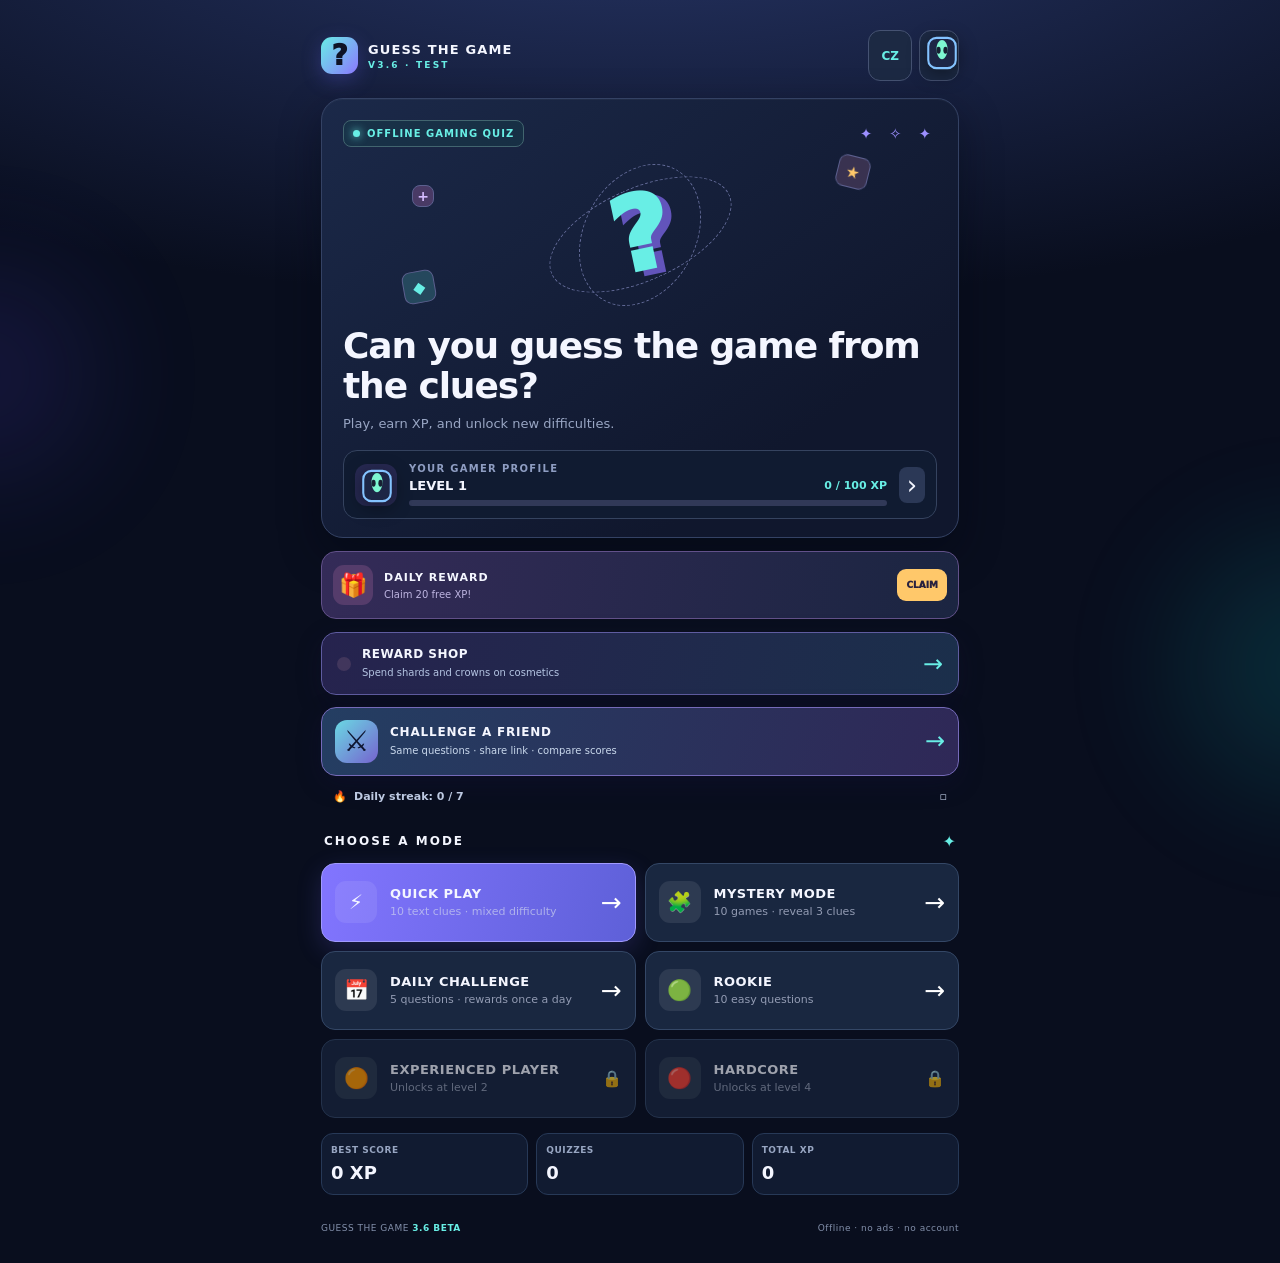
<file: preview-3.6.html>
<!doctype html>
<html lang="cs">
<head>
  <meta charset="utf-8">
  <meta name="viewport" content="width=device-width,initial-scale=1,viewport-fit=cover">
  <meta name="robots" content="noindex,nofollow">
  <meta name="theme-color" content="#090e1e">
  <meta name="description" content="Guess the Game — offline mobile gaming quiz">
  <title>Guess the Game 3.6 — Online Challenges</title>
  <link rel="icon" type="image/svg+xml" href="data:image/svg+xml,%3Csvg%20xmlns%3D%22http%3A%2F%2Fwww.w3.org%2F2000%2Fsvg%22%20width%3D%22512%22%20height%3D%22512%22%20viewBox%3D%220%200%20108%20108%22%3E%3Cdefs%3E%3ClinearGradient%20id%3D%22bg%22%20x1%3D%220%22%20y1%3D%220%22%20x2%3D%221%22%20y2%3D%221%22%3E%3Cstop%20stop-color%3D%22%23253b71%22%2F%3E%3Cstop%20offset%3D%221%22%20stop-color%3D%22%2315182d%22%2F%3E%3C%2FlinearGradient%3E%3C%2Fdefs%3E%3Crect%20width%3D%22108%22%20height%3D%22108%22%20rx%3D%2225%22%20fill%3D%22url%28%23bg%29%22%2F%3E%3Cpath%20d%3D%22M34%2038c2-23%2039-23%2041%200%201%2017-20%2020-20%2031%22%20fill%3D%22none%22%20stroke%3D%22%2368eee5%22%20stroke-width%3D%2211%22%20stroke-linecap%3D%22round%22%2F%3E%3Ccircle%20cx%3D%2255%22%20cy%3D%2286%22%20r%3D%226.5%22%20fill%3D%22%23ffc86a%22%2F%3E%3Cpath%20d%3D%22M17%2023h13M23.5%2016v14%22%20stroke%3D%22%23ae95ff%22%20stroke-width%3D%225%22%20stroke-linecap%3D%22round%22%2F%3E%3Ccircle%20cx%3D%2284%22%20cy%3D%2280%22%20r%3D%225%22%20fill%3D%22%238c78ff%22%2F%3E%3C%2Fsvg%3E">
  <link rel="manifest" href="site.webmanifest">
  <style>
:root{color-scheme:dark;--bg:#090e1e;--fg:#f4f6ff;--muted:#99a6c4;--card:#151f36;--stroke:#303d5b;--cyan:#68eee5;--purple:#8c78ff;--green:#53e2b5;--pink:#ff829d;--gold:#ffc86a}
*{box-sizing:border-box}html{background:var(--bg)}body{margin:0;min-height:100vh;background:radial-gradient(ellipse 90% 34% at 50% -10%,#28376a,transparent),#090e1e;color:var(--fg);font-family:system-ui,-apple-system,Roboto,"Segoe UI",sans-serif;-webkit-tap-highlight-color:transparent}button{font:inherit;color:inherit;cursor:pointer}button:focus-visible{outline:2px solid var(--cyan);outline-offset:3px}button:disabled{cursor:default}.hidden,[hidden]{display:none!important}.ambient{position:fixed;pointer-events:none;border-radius:50%;filter:blur(65px);opacity:.15}.ambient-a{width:210px;height:210px;background:#5f4ef4;left:-120px;top:30%}.ambient-b{width:250px;height:250px;background:#0dcac6;right:-150px;bottom:12%}
.app{position:relative;z-index:1;max-width:535px;min-height:100vh;padding:20px 17px 24px;margin:auto;display:flex;flex-direction:column}.topbar{display:flex;justify-content:space-between;align-items:center;margin-bottom:17px}.logo{display:flex;align-items:center;gap:10px;padding:0;background:transparent;border:0;text-align:left}.logo-symbol{width:37px;height:37px;border-radius:11px;display:grid;place-items:center;background:linear-gradient(130deg,var(--cyan),var(--purple));font-size:28px;font-weight:950;color:#0e1326;box-shadow:0 6px 20px #645feb4b}.logo b{display:block;font-size:13px;letter-spacing:1.15px}.logo small{display:block;color:var(--cyan);font-size:9px;letter-spacing:2.2px;font-weight:850;margin-top:3px}.top-actions{display:flex;gap:7px}.pill,.avatar{border:1px solid #455272;background:#1c2943;border-radius:12px;min-height:39px;padding:0 12px;color:var(--cyan);font-weight:850;font-size:12px}.avatar{font-size:20px;padding:0;width:40px}.screen{animation:slideIn .28s ease both;flex:1}.glow-card{background:linear-gradient(145deg,#1b2949,#10172d 76%);border:1px solid #344264;border-radius:22px;box-shadow:inset 0 1px 0 #ffffff09,0 16px 42px #02071372}.hero{padding:21px 21px 18px}.hero-line{display:flex;justify-content:space-between;align-items:center}.tag{display:inline-flex;align-items:center;gap:7px;border:1px solid #55588b;background:#3c355850;color:#c9c6ff;font-size:10px;letter-spacing:1px;font-weight:900;padding:7px 9px;border-radius:8px;white-space:nowrap}.tag.neon{color:var(--cyan);background:#15444a56;border-color:#42656f}.live-dot{width:7px;height:7px;border-radius:50%;background:var(--cyan);box-shadow:0 0 8px var(--cyan)}.stars{color:#9c8fff;letter-spacing:6px;font-size:15px}.hero-illustration{position:relative;height:154px;display:grid;place-items:center;isolation:isolate}.orbit{position:absolute;border:1px dashed #616996;border-radius:50%}.orbit-1{width:195px;height:93px;transform:rotate(-24deg)}.orbit-2{width:112px;height:150px;transform:rotate(29deg)}.giant-question{font-size:102px;font-weight:950;line-height:1;color:var(--cyan);text-shadow:8px 6px 0 #6254bb;transform:rotate(-12deg);animation:float 3s ease-in-out infinite}.pixel{position:absolute;width:32px;height:32px;display:grid;place-items:center;border-radius:8px;border:1px solid #5c608f;font-weight:800}.pixel-a{top:9px;right:68px;background:#393250;color:var(--gold);transform:rotate(14deg)}.pixel-b{bottom:19px;left:60px;background:#25485d;color:var(--cyan);transform:rotate(-10deg)}.pixel-c{top:38px;left:69px;width:22px;height:22px;background:#493a65;color:#d6bdff;font-size:14px}.hero h1{font-size:clamp(27px,7vw,36px);letter-spacing:-1.1px;line-height:1.1;margin:4px 0 9px}.subtext{color:var(--muted);font-size:13px;line-height:1.55;margin:0 0 16px}.player-summary{display:flex;align-items:center;gap:12px;padding:12px 11px;background:#101b31;border:1px solid #35435f;border-radius:14px}.player-avatar{font-size:24px;background:#272952;width:42px;height:42px;border-radius:12px;display:grid;place-items:center}.player-main{flex:1;min-width:0}.small-label{color:#8e9dc2;letter-spacing:1.3px;font-weight:900;font-size:10px}.player-level{display:flex;justify-content:space-between;gap:10px;align-items:center;margin:4px 0 7px;font-weight:900;font-size:13px}.player-level span:last-child{color:var(--cyan);font-size:11px}.meter{height:6px;border-radius:10px;background:#313958;overflow:hidden}.meter-fill{height:100%;width:0;background:linear-gradient(90deg,var(--cyan),var(--purple));transition:width .45s ease}.circle-button{border:0;background:#2b3856;border-radius:8px;font-size:26px;width:26px;height:36px}
.daily-banner{display:flex;align-items:center;gap:11px;background:linear-gradient(100deg,#342b58,#1b2541);border:1px solid #62518a;border-radius:15px;margin-top:13px;padding:13px 11px}.daily-icon{width:40px;height:40px;display:grid;place-items:center;background:#553c6b;border-radius:11px;font-size:23px}.daily-banner>div:nth-child(2){flex:1;min-width:0}.daily-banner b{display:block;font-size:11px;letter-spacing:1px}.daily-banner small{color:#bdb4e0;display:block;font-size:10px;margin-top:5px}.claim{border:0;background:var(--gold);color:#28213f;border-radius:9px;padding:11px 9px;font-size:9px;font-weight:950}.claim:disabled{background:#373851;color:#a7aac4}.section-heading{display:flex;align-items:center;justify-content:space-between;margin:22px 3px 12px}.section-heading h2{font-size:12px;letter-spacing:2px;margin:0}.section-heading span{color:var(--cyan)}.modes{display:grid;gap:9px}.mode{display:flex;width:100%;align-items:center;text-align:left;gap:13px;background:#192740;border:1px solid #344766;border-radius:14px;min-height:68px;padding:12px 13px;transition:transform .12s,border-color .12s}.mode:active:not(:disabled){transform:scale(.98)}.mode-main{background:linear-gradient(106deg,#8275ff,#5e60d8);border-color:#a19aff;box-shadow:0 8px 25px #5d59d83b}.mode-icon{width:42px;height:42px;border-radius:11px;display:grid;place-items:center;font-size:20px;background:#ffffff16;flex:none}.mode-text{display:grid;gap:4px;flex:1}.mode-text b{font-size:13px;letter-spacing:.5px}.mode-text small{font-size:11px;color:#d1d7eea8}.arrow{font-size:25px;color:#fff}.mode-locked{opacity:.64}.lock{font-size:16px}.mode-resume{background:#14383d;border-color:#2d6c73}.mini-stats{display:grid;grid-template-columns:repeat(3,minmax(0,1fr));gap:8px;margin:15px 0 7px}.mini-stats>div{background:#111b31;border:1px solid #273957;border-radius:12px;padding:11px 9px;min-width:0}.mini-stats span{display:block;color:#98a6c2;font-size:9px;letter-spacing:.5px;font-weight:800}.mini-stats b{display:block;font-size:18px;margin-top:7px}
.game-head{display:flex;justify-content:space-between;align-items:center;margin:9px 0 20px}.back{background:transparent;border:0;color:#a3b0d1;font-size:12px;font-weight:850;padding:7px 0}.combat-stats{display:flex;align-items:center;justify-content:space-between;gap:8px}.combat-stats>div{min-width:0}.combat-stats small{display:block;color:#96a3c2;font-size:10px;letter-spacing:1.3px;font-weight:850}.combat-stats b{display:block;font-size:22px;margin-top:3px}.hearts{letter-spacing:2px;font-size:19px;white-space:nowrap}.scorebox{text-align:right}.scorebox b{color:var(--cyan)}.progress-outer{height:7px;border-radius:10px;background:#263250;overflow:hidden;margin:14px 0 11px}.progress-inner{height:100%;border-radius:10px;background:linear-gradient(90deg,#68eee5,#987cff);transition:width .45s ease}.streak-line{display:flex;justify-content:space-between;align-items:center;color:#ffc481;font-size:12px;font-weight:800;margin-bottom:14px}.bonus-text{color:var(--cyan)}.question-card{padding:20px 18px 23px;margin-bottom:15px;min-height:214px}.qtop{display:flex;justify-content:space-between}.difficulty{border-radius:6px;padding:6px 9px;font-size:10px;font-weight:900;letter-spacing:1px}.difficulty.easy{background:#175146;color:#70edbc}.difficulty.medium{background:#594522;color:#ffd27f}.difficulty.hard{background:#5a2d46;color:#ffa1be}.question-spark{color:#6570a6;letter-spacing:3px}.question-symbol{font-size:53px;line-height:1;text-align:center;color:var(--cyan);text-shadow:4px 3px 0 #6555ae;margin:9px 0 13px;font-weight:950}.clue{font-size:clamp(18px,5vw,23px);line-height:1.38;letter-spacing:-.45px;margin:9px 0 0;font-weight:850}.answers{display:grid;gap:9px}.answer{width:100%;display:flex;gap:12px;align-items:center;background:#19253d;border:1px solid #384863;text-align:left;padding:12px;border-radius:13px;min-height:60px;font-weight:750;font-size:13.5px;line-height:1.35;animation:slideIn .22s ease both}.answer:nth-child(2){animation-delay:.04s}.answer:nth-child(3){animation-delay:.08s}.answer:nth-child(4){animation-delay:.12s}.answer-letter{width:32px;height:32px;display:grid;place-items:center;border-radius:9px;background:#2d3b59;border:1px solid #52617e;color:#c5d5f2;flex:none;font-weight:900}.answer.correct{border-color:#55d6a5;background:#19453e;color:#d6fff0}.answer.correct .answer-letter{background:#2f7665;border-color:#4bcaa7}.answer.wrong{border-color:#f07992;background:#482b3b;color:#ffe4e9;animation:shake .3s}.answer.wrong .answer-letter{background:#8c4154;border-color:#ec879c}.answer:disabled:not(.correct):not(.wrong){opacity:.56}.hint-button,.next-button{width:100%;border-radius:13px;min-height:52px;font-size:12px;font-weight:900;letter-spacing:.65px;margin-top:12px}.hint-button{border:1px dashed #535879;background:#1c243a;color:#c1c5ea}.next-button{border:1px solid #9e96ff;background:linear-gradient(105deg,#8275ff,#5d63dc);box-shadow:0 8px 23px #554de044}.hintbox{background:#26324d;border:1px solid #53617d;border-radius:11px;padding:12px;font-size:12px;margin-top:11px;color:#d5e1ff}.feedback{padding:12px 13px;border-radius:11px;font-size:12px;font-weight:750;line-height:1.5;margin-top:11px}.feedback.good{color:#8bf0ce;background:#17483e}.feedback.bad{color:#ffc0cf;background:#492c3b}
.result,.profile-card{padding:28px 21px;text-align:center;margin-top:13px}.result-art{font-size:56px;margin:6px auto 12px;animation:pop .65s ease}.result h1{margin:15px 0 7px;font-size:28px;letter-spacing:-1px}.result .subtext{max-width:300px;margin:0 auto 17px}.finalscore{display:flex;align-items:baseline;justify-content:center;gap:9px;color:var(--cyan)}.finalscore strong{font-size:67px;line-height:1.1}.finalscore span{font-size:20px;font-weight:850}.result-stats{display:grid;grid-template-columns:repeat(3,1fr);gap:6px;margin-top:21px}.result-stats>div,.profile-stats>div{border-radius:11px;background:#111d35;border:1px solid #314365;padding:12px 6px}.result-stats b,.profile-stats b{display:block;font-size:21px}.result-stats span,.profile-stats span{display:block;color:#97a5c5;font-size:9px;letter-spacing:.5px;font-weight:750;margin-top:4px}.earned{margin-top:18px;color:var(--gold);font-size:13px;font-weight:800}.level-up{font-size:20px;font-weight:950;letter-spacing:1px;color:var(--cyan);margin:14px 0;animation:pop .7s ease}.result .next-button{margin-top:23px}.result-home{margin-top:20px}.profile-face{font-size:65px;margin-bottom:10px}.profile-card h1{font-size:31px;margin:14px 0}.profile-card .subtext{margin:8px 0 2px}.profile-stats{display:grid;grid-template-columns:repeat(2,1fr);gap:9px;margin-top:13px}.badge-grid{display:grid;grid-template-columns:repeat(2,1fr);gap:9px}.badge-tile{display:flex;align-items:center;gap:10px;background:#15213b;border:1px solid #394865;border-radius:12px;padding:12px}.badge-icon{font-size:24px}.badge-tile b{font-size:11px;display:block}.badge-tile small{font-size:10px;color:#a4b2cf;line-height:1.3;display:block;margin-top:3px}.badge-tile.locked{opacity:.5;filter:grayscale(.75)}footer{display:flex;justify-content:space-between;gap:10px;padding-top:21px;font-size:9px;color:#8390ab;letter-spacing:.5px;white-space:nowrap}footer b{color:var(--cyan)}.toast{position:fixed;z-index:10;bottom:28px;left:50%;transform:translateX(-50%);background:#183e40;border:1px solid var(--cyan);color:#d4fff9;border-radius:12px;padding:14px 18px;font-size:12px;font-weight:800;text-align:center;width:max-content;max-width:90vw;box-shadow:0 12px 30px #0008;animation:toastIn .26s ease}.sparkles{pointer-events:none;position:fixed;inset:0;z-index:8}.confetti{position:absolute;top:15%;width:8px;height:13px;border-radius:2px;animation:confetti 1.2s linear forwards}
@keyframes float{50%{transform:translateY(-7px) rotate(-9deg)}}@keyframes slideIn{from{opacity:0;transform:translateY(9px)}to{opacity:1;transform:translateY(0)}}@keyframes shake{0%,100%{transform:translateX(0)}20%{transform:translateX(-5px)}40%{transform:translateX(5px)}60%{transform:translateX(-3px)}80%{transform:translateX(3px)}}@keyframes pop{0%{transform:scale(.6);opacity:.3}60%{transform:scale(1.18)}100%{transform:scale(1);opacity:1}}@keyframes toastIn{from{opacity:0;transform:translate(-50%,10px)}to{opacity:1;transform:translate(-50%,0)}}@keyframes confetti{to{top:90%;opacity:0;transform:translateX(60px) rotate(540deg)}}
@media(max-width:360px){.app{padding:15px 11px}.hero{padding:17px 16px}.hearts{font-size:16px}.mode-text b{font-size:11px}.claim{font-size:8px}.logo b{font-size:11px}}@media(prefers-reduced-motion:reduce){*,*::before,*::after{animation:none!important;transition:none!important}}

/* Picture Mystery — original SVG illustration reveals, responsive and offline */.reveal-button{padding:11px}.picture-corner{font-size:9px}}

/* v2.3 — textual Mystery Mode; accessible on small phone screens */
.mode-mystery{border-color:#6e6ad1;background:linear-gradient(110deg,#242b54,#232b4b)}
.mystery-more{display:grid;gap:10px;margin-top:14px}
.mystery-clue{padding:11px 12px;border:1px solid #58698a;border-radius:12px;background:#15233f;color:#e5edff;font-size:13px;line-height:1.56;animation:slideIn .23s ease}
.mystery-clue strong{display:block;font-size:10px;color:#7ce6d7;letter-spacing:.8px;margin-bottom:5px;text-transform:uppercase}
.mystery-progress{display:flex;justify-content:space-between;align-items:center;border-top:1px solid #374866;padding-top:13px;margin-top:14px;color:#a9bce2;font-size:11px}
.mystery-progress b{color:#f7c978;font-size:13px}
.reveal-button{width:100%;margin-top:12px;padding:13px;border:1px solid #5c7a9b;background:#2c3863;color:#effbff;border-radius:12px;font-size:12px;font-weight:800;cursor:pointer;letter-spacing:.2px}
.reveal-button:disabled{opacity:.55}
.question-card .clue{line-height:1.48}
@media (prefers-reduced-motion:reduce){.mystery-clue{animation:none}}


/* Guess the Game 3.0: profile controls, save codes and desktop ergonomics */
.profile-tools{margin-top:22px;background:#121e35;border:1px solid #334866;border-radius:18px;padding:18px}
.profile-tools h2{font-size:13px;letter-spacing:1.4px;margin:0 0 13px}
.preference{display:flex;align-items:center;justify-content:space-between;gap:12px;padding:10px 0;color:#dce7ff;font-size:13px}
.preference+.preference{border-top:1px solid #293955}
.preference input{appearance:none;position:relative;flex:none;width:48px;height:27px;border-radius:25px;background:#3c4962;border:1px solid #69748e;cursor:pointer;transition:background .2s}
.preference input:checked{background:#298a81;border-color:#70ecdf}
.preference input::after{content:"";position:absolute;left:3px;top:3px;background:#fff;width:19px;height:19px;border-radius:50%;transition:transform .2s}
.preference input:checked::after{transform:translateX(20px)}
.save-help{font-size:11px;color:#b1bfdc;line-height:1.55;margin:0 0 11px}
.save-code{display:block;width:100%;min-height:87px;resize:vertical;background:#0b1428;border:1px solid #4a5f80;border-radius:11px;color:#e8f6ff;padding:10px;font-size:12px;line-height:1.45;font-family:ui-monospace,monospace;margin:8px 0}
.tool-buttons{display:grid;grid-template-columns:repeat(2,minmax(0,1fr));gap:7px}
.tool-action{border:1px solid #5b6a95;border-radius:11px;background:#243251;color:#eaf6ff;min-height:42px;font-size:11px;font-weight:800;padding:10px 6px}
.tool-action.primary{background:linear-gradient(105deg,#8275ff,#5d63dc);border-color:#9d9bff}
.share-button{margin-top:10px;width:100%;padding:12px;background:#233658;border:1px solid #4e6e8b;border-radius:12px;font-weight:800;font-size:12px}
@media (min-width:760px){.app{max-width:690px;padding:30px 26px}.modes{grid-template-columns:repeat(2,minmax(0,1fr))}.mode{min-height:79px}.hero-illustration{height:175px}}



/* Guess the Game 3.1: richer achievements, reward cards and punchier animations */
.profile-stats{margin-bottom:12px}
.reward-bank{display:grid;grid-template-columns:repeat(2,1fr);gap:9px;margin:12px 0 0}
.reward-bank>div{border-radius:11px;background:#111d35;border:1px solid #314365;padding:12px 10px;text-align:center}
.reward-bank b{display:block;font-size:21px}.reward-bank span{display:block;color:#97a5c5;font-size:9px;letter-spacing:.5px;font-weight:750;margin-top:4px}
.result-rewards{display:grid;grid-template-columns:repeat(2,1fr);gap:8px;margin-top:14px}.reward-card{border-radius:13px;background:#111d35;border:1px solid #324565;padding:13px 8px;text-align:center;box-shadow:inset 0 1px 0 #ffffff08}.reward-card strong{display:block;font-size:24px}.reward-card span{display:block;color:#a6b2d1;font-size:10px;letter-spacing:.6px;margin-top:4px;font-weight:800}.reward-card small{display:block;color:#ffd782;font-size:10px;margin-top:5px}
.result-ribbon{margin-top:12px;padding:12px;border:1px solid #51607e;background:linear-gradient(120deg,#1b2746,#132039);border-radius:13px;font-size:12px;line-height:1.45}.result-ribbon b{color:var(--cyan)}
.streak-meter-wrap{margin-top:12px;padding:10px 12px;border-radius:12px;background:#101a31;border:1px solid #32425e}.streak-meter-wrap .label{display:flex;justify-content:space-between;gap:10px;font-size:11px;color:#b4c2df;font-weight:800;margin-bottom:7px}.streak-meter{height:8px;border-radius:10px;background:#2f3855;overflow:hidden}.streak-meter-fill{height:100%;width:0;background:linear-gradient(90deg,var(--gold),var(--pink));transition:width .45s ease}
.answer{transform-origin:center;transition:transform .12s ease,border-color .12s ease,background .12s ease,box-shadow .12s ease}.answer:not(:disabled):active{transform:scale(.98)}.answer.correct{box-shadow:0 0 0 2px #86f0cf30,0 8px 24px #1b5d523b}.answer.wrong{box-shadow:0 0 0 2px #ff96af22}
.badge-tile.unlocked-new{animation:pop .55s ease both;box-shadow:0 0 0 1px #76f7dd44,0 10px 25px #0e122752}.badge-note{display:inline-flex;align-items:center;gap:6px;margin-top:6px;font-size:10px;color:#ffd782;font-weight:900;letter-spacing:.5px}
.achievement-pop{position:fixed;left:50%;top:18px;transform:translateX(-50%);z-index:20;min-width:min(92vw,340px);background:linear-gradient(120deg,#2a2450,#141d33);border:1px solid #9f93ff;border-radius:16px;padding:14px 15px;box-shadow:0 20px 45px #0008;animation:achievementIn .45s ease,achievementOut .45s ease 2.7s forwards}.achievement-pop b{display:block;font-size:13px;letter-spacing:.6px}.achievement-pop small{display:block;color:#c9d3eb;margin-top:4px;font-size:11px;line-height:1.4}.achievement-pop .icon{font-size:30px;margin-right:12px}.achievement-row{display:flex;align-items:center}.achievement-pop .bonus{display:inline-flex;margin-top:8px;border:1px solid #5a5d96;border-radius:999px;padding:6px 10px;font-size:10px;color:#ffc86a;font-weight:900;letter-spacing:.6px;background:#3a33570f}
.result{position:relative;overflow:hidden}.result::before{content:"";position:absolute;inset:auto -25% 60% -25%;height:120px;background:radial-gradient(circle at center,#63e6df22,transparent 60%);pointer-events:none}.score-bump{animation:pop .45s ease}
@keyframes achievementIn{from{opacity:0;transform:translate(-50%,-18px) scale(.92)}to{opacity:1;transform:translate(-50%,0) scale(1)}}@keyframes achievementOut{to{opacity:0;transform:translate(-50%,-10px) scale(.94)}}


/* 3.2 - cosmetic store, streak and prize chest */
.shop-cta{display:flex;align-items:center;gap:11px;width:100%;margin:13px 0 0;padding:14px 15px;border:1px solid #5f5ca0;border-radius:15px;background:linear-gradient(105deg,#26234e,#1b2f4b);text-align:left;box-shadow:0 8px 24px #14112f55;transition:transform .14s,filter .18s}
.shop-cta:active{transform:scale(.98)}.shop-cta-icon{font-size:25px;background:#41365c;border-radius:10px;padding:7px}.shop-cta span:nth-child(2){flex:1;min-width:0}.shop-cta b{font-size:12px;letter-spacing:.5px;display:block}.shop-cta small{font-size:10px;color:#b4c4e2;display:block;line-height:1.35;margin-top:5px}.shop-cta-chevron{font-size:24px;color:var(--cyan)}.shop-cta-profile{margin:16px 0 4px}
.streak-cta{display:flex;align-items:center;gap:7px;margin:7px 2px 2px;padding:7px 10px;color:#bdc9e2;font-size:11px;font-weight:800}.streak-cta span:nth-child(2){flex:1}
.shop-hero{padding:20px;margin-top:12px;text-align:center}.shop-title-icon{font-size:43px;display:block;margin-bottom:8px}.shop-hero h1{font-size:27px;margin:13px 0 4px}.shop-hero p{margin-bottom:12px}.shop-wallet{display:grid;grid-template-columns:1fr 1fr;gap:9px}.shop-wallet div{background:#101c34;border:1px solid #3e5376;padding:13px;border-radius:12px}.shop-wallet strong{display:block;font-size:20px}.shop-wallet small{color:#9fb1d0;font-size:10px;font-weight:800;margin-top:4px;display:block}
.chest-panel{padding:19px 16px;margin:15px 0;text-align:center}.chest-visual{font-size:60px;filter:drop-shadow(0 8px 18px #9782ef6d);animation:chestFloat 2.6s ease-in-out infinite}.chest-details h2{margin:10px 0 6px;font-size:15px;letter-spacing:1px}.chest-details p{font-size:11px;line-height:1.5;color:#b3c4e0;margin:0 auto 9px;max-width:385px}.free-chest-info{color:#ffe2a4;font-weight:800;font-size:11px;margin:10px}.chest-button{border:1px solid #f4d391;background:linear-gradient(110deg,#f3c86c,#cf94ff);border-radius:12px;color:#211832;font-weight:950;width:100%;padding:13px 10px;min-height:46px}.chest-button:disabled{filter:grayscale(.85);opacity:.6}.chest-reward{margin:12px auto 0;padding:11px;border:1px solid #5e8e90;background:#154243;border-radius:12px;color:#dafff4;font-weight:900;font-size:13px;animation:pop .5s ease}.chest-panel.opening .chest-visual{animation:chestShake .45s ease}
.streak-shop{background:#141e35;border:1px solid #3d4f70;border-radius:16px;padding:15px;margin:15px 0}.streak-shop-heading{display:flex;justify-content:space-between;font-size:12px;color:#f4d5a1;letter-spacing:.6px}.streak-shop p{color:#b7c4df;font-size:11px;line-height:1.5;margin:9px 0 13px}.streak-dots{display:grid;grid-template-columns:repeat(7,1fr);gap:5px}.streak-dots .dot{display:grid;place-items:center;aspect-ratio:1;min-width:0;border-radius:9px;background:#2b3752;color:#aebad4;font-size:13px;font-weight:800;border:1px solid #465673}.streak-dots .dot.done{background:#5a3c32;border-color:#f0ab6c;color:#ffe1a2;box-shadow:0 0 10px #ee9f4b26}.streak-shop small{display:block;color:#9aadc9;font-size:10px;margin-top:11px}
.shop-grid{display:grid;grid-template-columns:repeat(2,minmax(0,1fr));gap:10px}.shop-card{background:linear-gradient(150deg,#1b2b48,#141c33);border:1px solid #374969;border-radius:15px;padding:13px 11px;min-width:0;display:flex;flex-direction:column;gap:6px}.shop-card.owned{border-color:#467b78}.shop-card.equipped{border-color:#65dec9;box-shadow:0 0 0 1px #65dec93a}.shop-card-art{font-size:36px;text-align:center;padding:7px;background:#273657;border-radius:11px}.shop-card b{font-size:12px;min-height:17px}.shop-card small{font-size:10px;line-height:1.4;color:#aebbd5;min-height:28px}.shop-card button{margin-top:auto;border:1px solid #6865aa;border-radius:10px;background:#454091;color:#fff;font-size:11px;font-weight:900;min-height:38px;padding:8px}.shop-card button:disabled{border-color:#384963;background:#26334c;color:#a7b6cd}.shop-card button.equip{background:#20595d;border-color:#57bcae}.shop-card button.equipped{background:#21443f;border-color:#486e66;color:#8ce8d4}
body.theme-retro{--cyan:#f8bf6f;--purple:#f178b9;--gold:#9ee0b1;--green:#9eebb9}body.theme-retro .hero{background:linear-gradient(160deg,#4c3046,#161d39)}body.theme-retro .logo-symbol{background:linear-gradient(130deg,#ffd36c,#e772b4)}
body.theme-royal{--cyan:#e1c188;--purple:#c9a0ff;--gold:#f7e3ad;--green:#afefc9}body.theme-royal .hero{background:linear-gradient(160deg,#3c3055,#121c38)}body.theme-royal .logo-symbol{background:linear-gradient(130deg,#f3d38e,#a57bde)}
body.theme-ocean{--cyan:#81d8ff;--purple:#5f9dd8;--gold:#83ecde;--green:#8adee9}body.theme-ocean .hero{background:linear-gradient(160deg,#12415a,#0d1c38)}body.theme-ocean .logo-symbol{background:linear-gradient(130deg,#82cfff,#538de4)}
@keyframes chestFloat{50%{transform:translateY(-5px) rotate(2deg)}}@keyframes chestShake{0%,100%{transform:rotate(0)}20%{transform:rotate(-12deg) scale(1.1)}40%{transform:rotate(12deg) scale(1.1)}60%{transform:rotate(-8deg)}80%{transform:rotate(7deg)}}

.custom-icon{display:inline-flex;align-items:center;justify-content:center;width:44px;height:44px}.custom-icon svg{width:100%;height:100%;display:block;filter:drop-shadow(0 4px 10px #0007)}
.shop-title-icon,.wallet-icon,.section-icon,.chest-visual{display:inline-flex;align-items:center;justify-content:center}.shop-title-icon{width:40px;height:40px;border-radius:12px;background:#223150;border:1px solid #4d6092}.shop-title-icon svg{width:26px;height:26px}
.shop-wallet strong{display:flex;align-items:center;gap:6px;justify-content:center}.wallet-icon{width:18px;height:18px}.wallet-icon svg{width:18px;height:18px;display:block}
.section-heading span.section-icon{width:24px;height:24px}.section-heading span.section-icon svg{width:24px;height:24px;display:block}
.chest-visual{width:78px;height:78px;border-radius:22px;background:linear-gradient(145deg,#273a5e,#11192f);border:1px solid #546998}.chest-visual svg{width:56px;height:56px;display:block}
.shop-card{position:relative;overflow:hidden}.shop-card-art{font-size:0;text-align:center;padding:9px;background:#273657;border-radius:11px;display:flex;align-items:center;justify-content:center;min-height:72px}.shop-card-art .custom-icon{width:52px;height:52px}.rarity-chip{position:absolute;top:8px;right:8px;padding:4px 7px;border-radius:999px;font-size:9px;font-weight:900;letter-spacing:.8px;border:1px solid #556584;background:#18243f;color:#dbe8ff}.rarity-common{border-color:#546581;color:#c7d1e5}.rarity-rare{border-color:#53a7ff;color:#8fd0ff;background:#11253a}.rarity-epic{border-color:#b280ff;color:#ddbeff;background:#261839}.rarity-legendary{border-color:#ffcd66;color:#ffe1a2;background:#37280f}.price-row{display:flex;align-items:center;justify-content:center;gap:6px}.shop-card.owned::after{content:"OWNED";position:absolute;left:-29px;top:14px;transform:rotate(-40deg);padding:3px 36px;font-size:8px;font-weight:900;letter-spacing:1px;background:#1c7364;color:white;box-shadow:0 4px 12px #0006}.shop-card.equipped{box-shadow:0 0 0 1px #6ee7da55,0 10px 25px #0d143155}
@media(max-width:360px){.shop-card{padding:11px 8px}.shop-card-art{min-height:64px}}
@media(prefers-reduced-motion:reduce){.chest-visual,.chest-panel.opening .chest-visual{animation:none!important}}


/* Guess the Game 3.5 — equal-seed friend challenges and head-to-head results. */
.challenge-cta{display:flex;align-items:center;gap:12px;width:100%;text-align:left;background:linear-gradient(108deg,#243e62,#2f2857);border:1px solid #756ab9;border-radius:15px;padding:12px 13px;margin-top:12px;min-height:64px;box-shadow:0 8px 25px #120e3952}.challenge-cta>span:nth-child(2){flex:1;display:grid;gap:5px}.challenge-cta b{font-size:12px;letter-spacing:.8px}.challenge-cta small{font-size:10px;color:#c9d8ec;line-height:1.4}.challenge-cta-emblem{width:43px;height:43px;display:grid;place-items:center;background:linear-gradient(135deg,#6ad9e3,#7663cf);color:#0e1530;font-size:29px;font-weight:900;border-radius:12px;flex:none}.challenge-cta:active{transform:scale(.99)}
.challenge-hero,.challenge-join{padding:21px 18px 19px;margin-top:15px}.challenge-heading{display:flex;align-items:center;gap:12px}.challenge-icon{width:48px;height:48px;display:grid;place-items:center;background:linear-gradient(135deg,var(--cyan),var(--purple));border-radius:13px;color:#111a2c;font-weight:900;font-size:31px}.challenge-hero h1{font-size:27px;letter-spacing:-.7px;margin:16px 0 8px}.challenge-label{font-size:10px;letter-spacing:1.1px;color:#a6b9da;font-weight:900;display:block;margin:17px 0 8px}.challenge-input{display:block;width:100%;min-height:44px;border:1px solid #4d648b;background:#0d1932;color:#f1f7ff;border-radius:10px;padding:11px 12px;font:inherit;font-size:14px;outline:none}.challenge-input:focus-visible{border-color:var(--cyan);box-shadow:0 0 0 2px #68eee536}.challenge-url{font-size:11px;color:#b0d9e6;font-family:ui-monospace,Consolas,monospace}.challenge-code-row{display:flex;justify-content:space-between;align-items:center;gap:6px;margin-top:18px;margin-bottom:8px;color:#9fb5d9;font-size:10px;font-weight:900;letter-spacing:.8px}.challenge-code-row strong{color:var(--gold);letter-spacing:.6px;font-size:12px;overflow-wrap:anywhere}.challenge-actions{display:grid;grid-template-columns:repeat(2,minmax(0,1fr));gap:7px;margin-top:10px}.challenge-actions .tool-action{min-width:0;min-height:47px}.challenge-actions .tool-action:last-child{grid-column:1/-1}.challenge-start{margin-top:18px}.challenge-join h2{font-size:13px;letter-spacing:.8px;margin:0 0 12px}.challenge-join .subtext{margin-bottom:10px}.challenge-paste{min-height:75px;resize:vertical;font-family:ui-monospace,Consolas,monospace;font-size:11px}.challenge-join .tool-action{width:100%;margin-top:9px}.challenge-fairness{color:#91a3c3;font-size:10px;line-height:1.55;margin:15px 7px}.challenge-comparison,.challenge-result{border:1px solid #516b93;border-radius:14px;background:#111f3c;margin-top:18px;padding:14px 12px;text-align:center}.challenge-result-title{font-size:12px;letter-spacing:1.1px;font-weight:950;color:var(--cyan);margin-bottom:12px}.challenge-score-columns{display:grid;grid-template-columns:minmax(0,1fr) 42px minmax(0,1fr);gap:8px;align-items:center}.challenge-score-columns>div{border:1px solid #3f5678;border-radius:12px;padding:12px 6px;background:#182747;min-width:0}.challenge-score-columns small{display:block;font-size:10px;color:#9eb5d8;letter-spacing:.3px;overflow-wrap:anywhere}.challenge-score-columns strong{display:block;margin:4px 0;color:var(--gold);font-size:27px;font-variant-numeric:tabular-nums}.challenge-versus{font-size:12px;font-weight:900;color:#acb8e2}.challenge-comparison-text{color:#e3ecff;font-size:12px;line-height:1.5;margin:13px 1px 0;font-weight:750}.challenge-result-hint{color:#91a3c3;line-height:1.4;font-size:10px;margin:10px 2px 0}.challenge-result .challenge-comparison-text{font-size:13px}.challenge-result.win{border-color:#3a947b;box-shadow:0 0 22px #44e3ae13}.challenge-result.lose{border-color:#b77b83}.challenge-result.draw{border-color:#a98bd9}
.challenge-score-tip{font-size:11px;line-height:1.5;color:#c5ddfc;border-left:3px solid #6adcd4;background:#132940;padding:10px 11px;margin:10px 0 2px;border-radius:0 9px 9px 0}
.challenge-compare-tools{display:flex;flex-direction:column;gap:8px;padding:12px;margin-top:13px;background:#0f1c32;border:1px solid #344969;border-radius:12px;text-align:left}
.challenge-compare-tools label{color:#c9d9f9;font-size:10px;font-weight:950;letter-spacing:.7px}
.challenge-compare-tools .challenge-paste{width:100%;min-height:58px;margin:0;font-size:11px}
.challenge-compare-tools button{min-height:39px}
.challenge-result-hint[role=status]{font-size:11px;color:#b9cdec}
@media(max-width:365px){.challenge-score-columns{grid-template-columns:minmax(0,1fr) 25px minmax(0,1fr);gap:4px}.challenge-score-columns strong{font-size:22px}.challenge-actions .tool-action{font-size:10px}.challenge-hero{padding:16px 12px}}
@media(prefers-reduced-motion:reduce){.challenge-cta{transition:none!important}}

.sync-options{margin-top:12px;border:1px solid #354565;border-radius:12px;padding:11px;background:#101b31}.sync-options>summary{cursor:pointer;font-size:12px;font-weight:800;color:#a6f4f0;line-height:1.6}.sync-options[open]>summary{margin-bottom:12px}.sync-options .save-code{margin-top:8px}.sync-options button{margin-top:8px}#backupAdvanced>section{margin-top:10px}
</style>
</head>
<body>
  <div class="ambient ambient-a"></div><div class="ambient ambient-b"></div>
  <div class="app">
    <header class="topbar">
      <button class="logo" id="logoHome" type="button" aria-label="Home"><span class="logo-symbol">?</span><span><b>GUESS THE GAME</b><small>V3.6 · TEST</small></span></button>
      <div class="top-actions"><button id="langToggle" class="pill" type="button" aria-label="Switch language">EN</button><button id="profileTop" class="avatar" type="button" aria-label="Profile">👾</button></div>
    </header>

    <main id="home" class="screen">
      <section class="hero glow-card">
        <div class="hero-line"><span class="tag neon"><span class="live-dot"></span><span data-i18n="offline">OFFLINE GAMING KVÍZ</span></span><span class="stars">✦ ✧ ✦</span></div>
        <div class="hero-illustration" aria-hidden="true"><span class="orbit orbit-1"></span><span class="orbit orbit-2"></span><span class="giant-question">?</span><span class="pixel pixel-a">★</span><span class="pixel pixel-b">◆</span><span class="pixel pixel-c">+</span></div>
        <h1 data-i18n="hero">Poznáš hru podle indicií?</h1>
        <p class="subtext" data-i18n="subtitle">Hraj, získávej XP a odemykej další obtížnosti.</p>
        <div class="player-summary">
          <div class="player-avatar">👾</div>
          <div class="player-main"><div class="small-label" data-i18n="yourProfile">TVŮJ HERNÍ PROFIL</div><div class="player-level"><span id="levelHome">LEVEL 1</span><span id="xpHome">0 / 100 XP</span></div><div class="meter"><div id="xpFill" class="meter-fill"></div></div></div>
          <button id="profileOpen" class="circle-button" aria-label="Profile" type="button">›</button>
        </div>
      </section>

      <section class="daily-banner"><div class="daily-icon">🎁</div><div><b data-i18n="dailyGift">DENNÍ ODMĚNA</b><small id="dailyGiftInfo" data-i18n="dailyGiftDesc">Vyzvedni si 20 XP zdarma!</small></div><button id="claimDaily" class="claim" type="button" data-i18n="claim">VYZVEDNOUT</button></section>

      <button type="button" id="openShopHome" class="shop-cta"><span class="shop-cta-icon"></span><span><b data-i18n="shopCta">VIZUÁLNÍ ODMĚNY</b><small data-i18n="shopCtaDesc">Utrať krystaly a koruny za vzhled a truhly</small></span><span class="shop-cta-chevron">→</span></button>

      <button type="button" id="openChallengeHome" class="challenge-cta"><span class="challenge-cta-emblem" aria-hidden="true">⚔</span><span><b data-i18n="challengeTitle">VÝZVA KAMARÁDOVI</b><small data-i18n="challengeCtaDesc">Stejné otázky · sdílený odkaz · porovnání skóre</small></span><span class="shop-cta-chevron">→</span></button>
      <div class="streak-cta"><span>🔥</span><span id="streakHomeText">Denní série: 0 / 7</span><span id="streakHomeGift">🎁</span></div>
      <div class="section-heading"><h2 data-i18n="chooseMode">VYBER REŽIM</h2><span>✦</span></div>
      <div class="modes">
        <button type="button" class="mode mode-main" id="startClassic"><span class="mode-icon">⚡</span><span class="mode-text"><b data-i18n="classic">RYCHLÁ HRA</b><small data-i18n="classicDesc">10 otázek · mix obtížností</small></span><span class="arrow">→</span></button>
        <button type="button" class="mode mode-mystery" id="startMystery"><span class="mode-icon">🧩</span><span class="mode-text"><b data-i18n="mystery">MYSTERY MODE</b><small data-i18n="mysteryDesc">10 her · 3 postupné indicie</small></span><span class="arrow">→</span></button>
        <button type="button" class="mode" id="startDaily"><span class="mode-icon">📅</span><span class="mode-text"><b data-i18n="daily">DENNÍ VÝZVA</b><small data-i18n="dailyDesc">5 otázek · každý den nová sada</small></span><span class="arrow">→</span></button>
        <button type="button" class="mode" id="startEasy"><span class="mode-icon">🟢</span><span class="mode-text"><b data-i18n="easyMode">NOVÁČEK</b><small data-i18n="easyDesc">10 lehkých otázek</small></span><span class="arrow">→</span></button>
        <button type="button" class="mode mode-locked" id="startMedium"><span class="mode-icon">🟠</span><span class="mode-text"><b data-i18n="mediumMode">ZKUŠENÝ HRÁČ</b><small id="mediumDesc" data-i18n="mediumLock">Odemkne se na levelu 2</small></span><span id="mediumLock" class="lock">🔒</span></button>
        <button type="button" class="mode mode-locked" id="startHard"><span class="mode-icon">🔴</span><span class="mode-text"><b data-i18n="hardMode">HARDCORE</b><small id="hardDesc" data-i18n="hardLock">Odemkne se na levelu 4</small></span><span id="hardLock" class="lock">🔒</span></button>
        <button type="button" class="mode mode-resume hidden" id="resume"><span class="mode-icon">↻</span><span class="mode-text"><b data-i18n="resume">POKRAČOVAT</b><small id="resumeDesc"></small></span><span class="arrow">→</span></button>
      </div>
      <div class="mini-stats"><div><span data-i18n="best">REKORD</span><b id="bestHome">0 XP</b></div><div><span data-i18n="played">KVÍZŮ</span><b id="playedHome">0</b></div><div><span data-i18n="totalXp">CELKEM XP</span><b id="totalHome">0</b></div></div>
    </main>


    <main id="challenge" class="screen hidden">
      <button id="challengeBack" type="button" class="back" data-i18n="back">← MENU</button>
      <section class="challenge-hero glow-card">
        <div class="challenge-heading"><span class="challenge-icon" aria-hidden="true">⚔</span><span class="tag neon">3.5 · CHALLENGE</span></div>
        <h1 data-i18n="challengeHero">Kdo je větší gamer?</h1>
        <p class="subtext" data-i18n="challengeIntro">Vytvoř online výzvu, pošli jeden odkaz a výsledky se po dohrání automaticky porovnají.</p>
        <label class="challenge-label" for="challengeName" data-i18n="challengeNameLabel">TVOJE PŘEZDÍVKA</label>
        <input id="challengeName" class="challenge-input" type="text" maxlength="20" autocomplete="nickname" placeholder="FOXEY">
        <div class="challenge-code-row"><span data-i18n="challengeCodeLabel">ID VÝZVY</span><strong id="challengeCodeDisplay">—</strong></div>
        <input id="challengeLink" class="challenge-input challenge-url" type="text" spellcheck="false" readonly aria-label="Challenge link">
        <p class="challenge-score-tip" id="challengeScoreTip" role="status" aria-live="polite"></p>
        <div class="challenge-actions">
          <button id="createChallenge" class="tool-action" type="button" data-i18n="challengeNew">NOVÁ ONLINE VÝZVA</button>
          <button id="copyChallenge" class="tool-action primary" type="button" data-i18n="challengeCopy">📋 KOPÍROVAT ODKAZ</button>
          <button id="shareChallenge" class="tool-action" type="button" data-i18n="challengeShare">SDÍLET VÝZVU</button>
        </div>
        <div id="challengeComparison" class="challenge-comparison hidden" role="status" aria-live="polite">
          <div class="challenge-score-columns"><div><small data-i18n="challengeYou">TY</small><strong id="challengeOwnScore">—</strong><small id="challengeOwnInfo"></small></div><span class="challenge-versus">VS</span><div><small id="challengeOpponentName">KAMARÁD</small><strong id="challengeOpponentScore">—</strong><small id="challengeOpponentInfo"></small></div></div>
          <p id="challengeComparisonText" class="challenge-comparison-text"></p>
        </div>
        <button id="refreshChallenge" class="tool-action" type="button">🔄 ZKONTROLOVAT SKÓRE</button>
        <button id="startChallenge" class="next-button challenge-start" type="button" data-i18n="challengePlay">⚔ HRÁT VÝZVU</button>
        <button id="shareSavedChallenge" class="share-button hidden" type="button" data-i18n="challengeShareScore">📤 POSLAT SVŮJ VÝSLEDEK</button>
      </section>
      <section class="challenge-join glow-card">
        <h2 data-i18n="challengeJoinTitle">MÁŠ ODKAZ OD KAMARÁDA?</h2>
        <p class="subtext" data-i18n="challengeJoinDesc">Vlož odkaz nebo kód výzvy. Online odkaz funguje i v Android aplikaci.</p>
        <textarea id="challengeJoinInput" class="challenge-input challenge-paste" rows="2" maxlength="1500" spellcheck="false" placeholder="https://foxey-cz.github.io/GuessTheGame-Web/?challenge=..."></textarea>
        <button id="joinChallenge" class="tool-action primary" type="button" data-i18n="challengeJoinAction">PŘIPOJIT SE K VÝZVĚ</button>
      </section>
      <p class="challenge-fairness" data-i18n="challengeFairness">Online souboje: jeden odkaz, výsledky se ukládají automaticky. Při nedostupném internetu online výzvu nelze založit.</p>
    </main>

    <main id="game" class="screen hidden">
      <div class="game-head"><button id="gameBack" class="back" type="button" data-i18n="back">← MENU</button><span id="modeTag" class="tag">RYCHLÁ HRA</span></div>
      <div class="combat-stats"><div><small data-i18n="round">OTÁZKA</small><b id="roundNumber">1 / 10</b></div><div class="hearts" id="hearts" aria-label="Lives">❤️❤️❤️</div><div class="scorebox"><small data-i18n="score">BODY</small><b id="scoreGame">0 XP</b></div></div>
      <div class="progress-outer"><div class="progress-inner" id="roundFill"></div></div>
      <div class="streak-line"><span>🔥 <span data-i18n="streak">SÉRIE</span> <b id="streakGame">0</b></span><span id="bonusGame" class="bonus-text"></span></div>
      <section class="question-card glow-card" id="questionCard"><div class="qtop"><span id="difficulty" class="difficulty easy">SNADNÉ</span><span class="question-spark">✦ ✦ ✦</span></div><div id="questionSymbol" class="question-symbol">?</div><div class="small-label" data-i18n="whichGame">KTERÁ HRA TO JE?</div><h2 id="clue" class="clue"></h2>
        <div id="mysteryMore" class="mystery-more hidden"></div>
        <div id="mysteryProgress" class="mystery-progress hidden"><span id="mysteryStage"></span><b id="mysteryReward"></b></div>
        <button id="revealButton" class="reveal-button hidden" type="button">🔎 ODKRÝT DALŠÍ INDICII (−5 XP)</button>
      </section>
      <div id="answers" class="answers" role="group" aria-label="Answers"></div>
      <div id="hintBox" class="hintbox hidden" role="status"></div>
      <div id="feedback" class="feedback hidden" role="status" aria-live="polite"></div>
      <button id="hintButton" type="button" class="hint-button" data-i18n="hint">💡 Nápověda (−3 XP)</button>
      <button id="nextButton" type="button" class="next-button hidden" data-i18n="next">DALŠÍ OTÁZKA →</button>
    </main>

    <main id="result" class="screen hidden">
      <section class="result glow-card"><div id="resultIcon" class="result-art">🏆</div><span class="tag neon" data-i18n="finished">VÝSLEDEK</span><h1 id="resultHeading"></h1><p id="resultSubtitle" class="subtext"></p><div class="finalscore"><strong id="resultScore">0</strong><span>XP</span></div><div class="result-stats"><div><b id="resultCorrect">0/10</b><span data-i18n="correct">SPRÁVNĚ</span></div><div><b id="resultStreak">0</b><span data-i18n="bestStreak">NEJDELŠÍ SÉRIE</span></div><div><b id="resultLives">0</b><span data-i18n="lives">ŽIVOTY</span></div></div><div id="resultEarned" class="earned"></div><div class="result-rewards"><div class="reward-card"><strong id="rewardShards">0</strong><span data-i18n="shards">KRYSTALY</span><small id="rewardShardsNote">+0</small></div><div class="reward-card"><strong id="rewardCrowns">0</strong><span data-i18n="crowns">KORUNY</span><small id="rewardCrownsNote">+0</small></div></div><div class="streak-meter-wrap"><div class="label"><span data-i18n="streakReward">ODMĚNA ZA SÉRII</span><b id="streakRewardLabel">0%</b></div><div class="streak-meter"><div id="streakRewardFill" class="streak-meter-fill"></div></div></div><div id="resultRibbon" class="result-ribbon"></div><div id="resultChallenge" class="challenge-result hidden">
        <div class="challenge-result-title" data-i18n="challengeDuel">⚔ VÝSLEDEK VÝZVY</div>
        <div class="challenge-score-columns"><div><small data-i18n="challengeYou">TY</small><strong id="resultChallengeOwn">—</strong><small id="resultChallengeOwnInfo"></small></div><span class="challenge-versus">VS</span><div><small id="resultChallengeOppName">KAMARÁD</small><strong id="resultChallengeOpp">—</strong><small id="resultChallengeOppInfo"></small></div></div>
        <p id="resultChallengeOutcome" class="challenge-comparison-text"></p>
        <button id="refreshResultChallenge" class="tool-action" type="button">🔄 ZKONTROLOVAT SKÓRE</button><p id="resultChallengeHelp" class="challenge-result-hint" role="status" aria-live="polite"></p>
        <div id="resultCompareTools" class="challenge-compare-tools">
          <label for="resultOpponentLink" data-i18n="challengeAddFriendLabel">MÁŠ KAMARÁDŮV VÝSLEDKOVÝ ODKAZ?</label>
          <textarea id="resultOpponentLink" class="challenge-input challenge-paste" rows="2" maxlength="1500" spellcheck="false" autocapitalize="off" placeholder="https://foxey-cz.github.io/GuessTheGame-Web/?challenge=..."></textarea>
          <button id="addFriendScore" type="button" class="tool-action primary" data-i18n="challengeCompareNow">⚔ POROVNAT SKÓRE</button>
        </div>
        <p class="challenge-result-hint" data-i18n="challengeFirstCounts">Pro soutěž se počítá první dokončený pokus. Opakování je pouze trénink.</p>
      </div><div id="levelUp" class="level-up hidden">✦ LEVEL UP! ✦</div><button id="playAgain" type="button" class="next-button" data-i18n="playAgain">HRÁT ZNOVU →</button><button id="shareResult" type="button" class="share-button" data-i18n="shareResult">📤 SDÍLET VÝSLEDEK</button><button id="resultHome" type="button" class="back result-home" data-i18n="menu">← ZPĚT DO MENU</button></section>
    </main>

    <main id="profile" class="screen hidden">
      <button id="profileBack" type="button" class="back" data-i18n="back">← MENU</button>
      <section class="profile-card glow-card"><div class="profile-face">👾</div><span class="tag neon" data-i18n="playerProfile">HERNÍ PROFIL</span><h1 id="profileLevel">LEVEL 1</h1><div class="meter"><div id="profileXpFill" class="meter-fill"></div></div><p id="profileXpDetail" class="subtext">0 / 100 XP</p></section>
      <div class="profile-stats"><div><b id="profileXp">0</b><span data-i18n="totalXp">CELKEM XP</span></div><div><b id="profilePlayed">0</b><span data-i18n="played">KVÍZŮ</span></div><div><b id="profileBest">0</b><span data-i18n="best">REKORD</span></div><div><b id="profileCorrect">0</b><span data-i18n="correct">SPRÁVNĚ</span></div></div><div class="reward-bank"><div><b id="profileShards">0</b><span data-i18n="shards">KRYSTALY</span></div><div><b id="profileCrowns">0</b><span data-i18n="crowns">KORUNY</span></div></div>
      <button type="button" id="openShopProfile" class="shop-cta shop-cta-profile"><span class="shop-cta-icon"></span><span><b data-i18n="shopCta">OBCHOD S ODMĚNAMI</b><small data-i18n="shopCtaDesc">Utrať krystaly a koruny za vzhled a truhly</small></span><span class="shop-cta-chevron">→</span></button>
      <div class="section-heading"><h2 data-i18n="achievements">ODZNAKY</h2><span>🏅</span></div>
      <div class="badge-grid" id="badges"></div>
      <section class="profile-tools">
        <h2 data-i18n="settingsTitle">⚙️ NASTAVENÍ</h2>
        <label class="preference"><span data-i18n="soundsLabel">🔊 Zvukové efekty</span><input type="checkbox" id="soundsToggle" aria-label="Zvukové efekty"></label>
        <label class="preference"><span data-i18n="hapticsLabel">📳 Vibrace při odpovědi</span><input type="checkbox" id="hapticsToggle" aria-label="Vibrace při odpovědi"></label>
      </section>
      <section class="profile-tools" id="syncSection">
        <h2 data-i18n="syncTitle">☁️ SYNCHRONIZACE</h2>
        <p class="save-help" data-i18n="syncHelp">Jednou propoj web a Android. Postup se ukládá i offline a synchronizuje při připojení.</p>
        <p class="save-help" id="syncStatus" role="status" aria-live="polite"></p>
        <div id="syncSetup">
          <button type="button" class="tool-action primary" id="syncCreate" data-i18n="syncCreate" style="width:100%">ZAPNOUT CLOUDOVÉ UKLÁDÁNÍ</button>
          <details class="sync-options" id="syncJoinDetails">
            <summary data-i18n="syncHaveCode">Už mám kód z jiného zařízení</summary>
            <p class="save-help" data-i18n="syncCodeHelp">Zadej soukromý propojovací kód ze svého druhého zařízení.</p>
            <textarea class="save-code" id="syncCode" spellcheck="false" autocapitalize="off" autocomplete="off" aria-label="Kód propojení" placeholder="GTGS1:..."></textarea>
            <button type="button" class="tool-action primary" id="syncConnect" data-i18n="syncConnect" style="width:100%">PROPOJIT ZAŘÍZENÍ</button>
          </details>
        </div>
        <div id="syncLinked" class="hidden">
          <p class="save-help" data-i18n="syncAutoHint">Postup se ukládá i offline a automaticky přenáší při připojení.</p>
          <p class="save-help" id="syncLastSuccess" aria-live="polite"></p>
          <button type="button" class="tool-action primary" id="syncNow" data-i18n="syncNow" style="width:100%;margin-top:10px">🔄 SYNCHRONIZOVAT NYNÍ</button>
          <details class="sync-options" id="syncManage">
            <summary data-i18n="syncManageTitle">⚙️ Spravovat propojení</summary>
            <p class="save-help" data-i18n="syncPrivateHint">Tento kód funguje jako heslo k hernímu postupu. Nesdílej ho veřejně.</p>
            <textarea class="save-code" id="syncLinkedCode" readonly spellcheck="false" aria-label="Propojovací kód (jen pro čtení)" placeholder="GTGS1:..."></textarea>
            <button type="button" class="tool-action" id="syncCopy" data-i18n="syncCopy" style="width:100%">📋 KOPÍROVAT KÓD</button>
            <button type="button" class="tool-action" id="syncDisconnect" data-i18n="syncDisconnect">ODPOJIT TOTO ZAŘÍZENÍ</button>
          </details>
        </div>
        <div id="syncConflict" class="hidden">
          <p class="save-help" data-i18n="syncConflictHelp">Obě zařízení mají rozdílný postup. Vyber, který zachovat; druhým klepnutím potvrď.</p>
          <div class="tool-buttons">
            <button type="button" class="tool-action" id="syncCloud" data-i18n="syncCloud">POUŽÍT CLOUD</button>
            <button type="button" class="tool-action" id="syncDevice" data-i18n="syncDevice">POUŽÍT TOTO ZAŘÍZENÍ</button>
          </div>
        </div>
      </section>
      <details class="sync-options" id="backupAdvanced">
        <summary data-i18n="backupOptions">💾 Ruční záloha postupu (pokročilé)</summary>
      <section class="profile-tools">
        <h2 data-i18n="backupTitle">💾 ZÁLOHA POSTUPU</h2>
        <p class="save-help" data-i18n="backupHelp">Vygeneruj kód, zkopíruj si ho a použij na jiném zařízení. Zahrnuje XP, statistiky, odznaky a nastavení. Nezahrnuje rozehranou otázku.</p>
        <div class="tool-buttons"><button type="button" class="tool-action primary" id="generateSave" data-i18n="generateSave">VYTVOŘIT KÓD</button><button type="button" class="tool-action" id="copySave" data-i18n="copySave">📋 KOPÍROVAT</button></div>
        <textarea id="saveCode" class="save-code" spellcheck="false" autocapitalize="off" autocomplete="off" aria-label="Záložní kód" placeholder="GTG35:..."></textarea>
        <button type="button" class="tool-action primary" id="restoreSave" style="width:100%" data-i18n="restoreSave">OBNOVIT Z KÓDU</button>
      </section>
      </details>
      <section class="profile-tools" id="deleteDataSection">
        <h2 data-i18n="deleteTitle">🗑️ SMAZÁNÍ DAT</h2>
        <p class="save-help" data-i18n="deleteHelp">Smaže postup na tomto zařízení a případný propojený cloudový profil. Nejde o účet s e-mailem.</p>
        <button type="button" class="tool-action" id="deleteProgressStart" data-i18n="deleteStart" style="width:100%">SMAZAT POSTUP / ÚČET</button>
        <div id="deleteProgressConfirm" class="hidden">
          <p class="save-help" data-i18n="deleteWarning">⚠️ Trvale smaže XP, levely, odznaky, měny a místní data. Při propojení smaže i cloudový profil. Jiná offline zařízení mohou mít ještě kopie. Případnou zálohu si vytvoř předem.</p>
          <label class="save-help" for="deleteProgressPhrase" data-i18n="deletePhraseHint">Pro potvrzení napiš SMAZAT:</label>
          <input id="deleteProgressPhrase" type="text" class="save-code" autocomplete="off" spellcheck="false" autocapitalize="characters" placeholder="SMAZAT" style="width:100%;min-height:44px">
          <p id="deleteProgressStatus" class="save-help" role="status" aria-live="polite"></p>
          <div class="tool-buttons">
            <button type="button" class="tool-action" id="deleteProgressCancel" data-i18n="deleteCancel">ZRUŠIT</button>
            <button type="button" class="tool-action" id="deleteProgressFinal" data-i18n="deleteFinal" disabled>SMAZAT NATRVALO</button>
          </div>
        </div>
      </section>
    </main>

    <main id="shop" class="screen hidden">
      <button id="shopBack" type="button" class="back" data-i18n="back">← MENU</button>
      <section class="shop-hero glow-card"><span class="shop-title-icon" id="shopHeroIcon"></span><span class="tag neon" data-i18n="shopTitle">OBCHOD S ODMĚNAMI</span><h1 data-i18n="shopHero">Tvůj styl, ne emoji</h1><p class="subtext" data-i18n="shopSubtitle">Vlastní ikonky, rarity a hezčí obchod bez změny obtížnosti.</p>
        <div class="shop-wallet"><div><strong><span class="wallet-icon" id="walletShardIcon"></span><span id="shopShards">0</span></strong><small data-i18n="shards">KRYSTALY</small></div><div><strong><span class="wallet-icon" id="walletCrownIcon"></span><span id="shopCrowns">0</span></strong><small data-i18n="crowns">KORUNY</small></div></div>
      </section>
      <section class="chest-panel glow-card"><div class="chest-visual" aria-hidden="true" id="chestIcon"></div><div class="chest-details"><h2 data-i18n="chestTitle">VIZUÁLNÍ TRUHLA</h2><p data-i18n="chestDescription">Získej koruny nebo exkluzivního avatara. Každá 7. dokončená denní výzva v řadě dá truhlu zdarma.</p><div id="freeChestInfo" class="free-chest-info"></div></div><button id="openChest" type="button" class="chest-button"><span data-i18n="openPaidChest">Otevřít za 25 krystalů</span></button><p id="chestReward" class="chest-reward hidden" role="status" aria-live="polite"></p></section>
      <div class="streak-shop"><div class="streak-shop-heading"><b>🔥 <span data-i18n="dailyStreakTitle">DENNÍ SÉRIE</span></b><b id="streakShopCount">0 / 7</b></div><p data-i18n="dailyStreakDesc">Dokonči denní výzvu 7 dní po sobě. Sedmý den získáš truhlu zdarma.</p><div class="streak-dots" id="streakDots"></div><small id="streakShopHint"></small></div>
      <div class="section-heading"><h2 data-i18n="themeTitle">VZHLED HRY</h2><span class="section-icon" id="themeHeadingIcon"></span></div>
      <div id="themeItems" class="shop-grid"></div>
      <div class="section-heading"><h2 data-i18n="avatarTitle">AVATAŘI</h2><span class="section-icon" id="avatarHeadingIcon"></span></div>
      <div id="avatarItems" class="shop-grid"></div>
    </main>

    <footer><span>GUESS THE GAME <b>3.6 BETA</b></span><span data-i18n="footer">Offline · bez reklam · bez účtu</span></footer>
  </div>
  <div id="toast" class="toast hidden" role="status"></div><div id="achievementLayer"></div><div id="sparkles" class="sparkles" aria-hidden="true"></div>
  <script>
/* Original bilingual text clues. No game art or screenshots. */
window.GTG_QUESTIONS = [{"id":"q001","difficulty":"easy","answer":"Super Mario Bros.","wrong":["Sonic the Hedgehog","Crash Bandicoot","Rayman"],"cs":"Instalatér v červené čepici zachraňuje princeznu v Houbovém království.","en":"A plumber in a red cap rescues a princess in the Mushroom Kingdom.","hintCs":"Hledej na konzolích Nintendo.","hintEn":"Think of Nintendo consoles.","genre":"platform","cluesCs":["Začalo to na konzolích Nintendo a změnilo to plošinovky.","Instalatér v červené čepici zachraňuje princeznu v Houbovém království.","Hledej na konzolích Nintendo."],"cluesEn":["It began on Nintendo hardware and changed platform games.","A plumber in a red cap rescues a princess in the Mushroom Kingdom.","Think of Nintendo consoles."]},{"id":"q002","difficulty":"easy","answer":"Minecraft","wrong":["Terraria","Roblox","Dragon Quest Builders"],"cs":"Těžíš kostky, vyrábíš nástroje a v noci se vyhýbáš creeperům.","en":"Mine blocks, craft tools, and watch out for creepers at night.","hintCs":"Svět je složený z bloků.","hintEn":"The world is made of blocks.","genre":"adventure","cluesCs":["Pravidla světa jsou jednoduchá: všechno můžeš rozebrat a znovu postavit.","Těžíš kostky, vyrábíš nástroje a v noci se vyhýbáš creeperům.","Svět je složený z bloků."],"cluesEn":["The world follows a simple rule: almost everything can be rebuilt.","Mine blocks, craft tools, and watch out for creepers at night.","The world is made of blocks."]},{"id":"q003","difficulty":"easy","answer":"Grand Theft Auto V","wrong":["Watch Dogs 2","Saints Row IV","Mafia III"],"cs":"Los Santos, tři hratelní protagonisté a velké loupeže.","en":"Los Santos, three playable protagonists, and big heists.","hintCs":"Jedním z hrdinů je Trevor.","hintEn":"One protagonist is Trevor.","genre":"adventure","cluesCs":["V moderním městě se střídá několik velmi rozdílných životů.","Los Santos, tři hratelní protagonisté a velké loupeže.","Jedním z hrdinů je Trevor."],"cluesEn":["In a modern city, several very different lives collide.","Los Santos, three playable protagonists, and big heists.","One protagonist is Trevor."]},{"id":"q004","difficulty":"easy","answer":"The Witcher 3: Wild Hunt","wrong":["The Elder Scrolls V: Skyrim","Dragon Age: Inquisition","Kingdom Come: Deliverance"],"cs":"Bělovlasý lovec monster hledá Ciri a bojuje s Divokým honem.","en":"A white-haired monster hunter searches for Ciri and faces the Wild Hunt.","hintCs":"Hrdinovi se říká Geralt z Rivie.","hintEn":"The hero is Geralt of Rivia.","genre":"rpg","cluesCs":["Lovec příšer řeší nejen zakázky, ale i rodinné pouto.","Bělovlasý lovec monster hledá Ciri a bojuje s Divokým honem.","Hrdinovi se říká Geralt z Rivie."],"cluesEn":["A monster hunter balances contracts and family ties.","A white-haired monster hunter searches for Ciri and faces the Wild Hunt.","The hero is Geralt of Rivia."]},{"id":"q005","difficulty":"easy","answer":"God of War (2018)","wrong":["Assassin’s Creed Valhalla","Hellblade: Senua’s Sacrifice","Immortals Fenyx Rising"],"cs":"Bývalý řecký bůh války putuje se synem Atreem severskou mytologií.","en":"A former Greek god of war travels with his son Atreus through Norse mythology.","hintCs":"Jeho zbraní je sekera Leviathan.","hintEn":"His weapon is the Leviathan Axe.","genre":"adventure","cluesCs":["Dávná minulost hrdiny ovlivňuje vztah otce a syna.","Bývalý řecký bůh války putuje se synem Atreem severskou mytologií.","Jeho zbraní je sekera Leviathan."],"cluesEn":["A hero’s violent past shapes a father-and-son relationship.","A former Greek god of war travels with his son Atreus through Norse mythology.","His weapon is the Leviathan Axe."]},{"id":"q006","difficulty":"easy","answer":"Sonic the Hedgehog","wrong":["Crash Bandicoot","Super Mario Bros.","Spyro the Dragon"],"cs":"Modrý ježek sbírá zlaté kruhy a běhá obrovskou rychlostí.","en":"A blue hedgehog collects golden rings and runs at incredible speed.","hintCs":"Nepřítelem je doktor Eggman.","hintEn":"The villain is Dr. Eggman.","genre":"platform","cluesCs":["Jde o rychlost a sbírání předmětů při běhu krajinou.","Modrý ježek sbírá zlaté kruhy a běhá obrovskou rychlostí.","Nepřítelem je doktor Eggman."],"cluesEn":["Speed and collecting items while racing through levels are central.","A blue hedgehog collects golden rings and runs at incredible speed.","The villain is Dr. Eggman."]},{"id":"q007","difficulty":"easy","answer":"Tomb Raider","wrong":["Uncharted","Horizon Zero Dawn","Prince of Persia"],"cs":"Archeoložka Lara Croft prozkoumává starověké hrobky.","en":"Archaeologist Lara Croft explores ancient tombs.","hintCs":"Hrdinka často používá dvojici pistolí.","hintEn":"The heroine is often associated with dual pistols.","genre":"adventure","cluesCs":["Staré ruiny skrývají cenné artefakty i smrtící pasti.","Archeoložka Lara Croft prozkoumává starověké hrobky.","Hrdinka často používá dvojici pistolí."],"cluesEn":["Ancient ruins hide precious artifacts and deadly traps.","Archaeologist Lara Croft explores ancient tombs.","The heroine is often associated with dual pistols."]},{"id":"q008","difficulty":"easy","answer":"Portal","wrong":["The Talos Principle","Superliminal","Quantum Conundrum"],"cs":"V laboratoři Aperture Science řešíš hádanky pomocí dvou propojených otvorů.","en":"At Aperture Science, you solve puzzles using two connected openings.","hintCs":"Dohlíží na tebe GLaDOS.","hintEn":"GLaDOS is watching you.","genre":"puzzle","cluesCs":["Překážkou není nepřítel, ale samotná geometrie prostoru.","V laboratoři Aperture Science řešíš hádanky pomocí dvou propojených otvorů.","Dohlíží na tebe GLaDOS."],"cluesEn":["The main obstacle is not an enemy but the geometry of space.","At Aperture Science, you solve puzzles using two connected openings.","GLaDOS is watching you."]},{"id":"q009","difficulty":"easy","answer":"Halo: Combat Evolved","wrong":["Destiny","Gears of War","Killzone"],"cs":"Sparťan Master Chief bojuje s Covenantem po ztroskotání na kruhovém světě.","en":"Spartan Master Chief fights the Covenant after crashing on a ring-shaped world.","hintCs":"Master Chief nosí zelené brnění.","hintEn":"Master Chief wears green armor.","genre":"shooter","cluesCs":["Napětí vytvářejí nebezpečné střety s protivníky.","Sparťan Master Chief bojuje s Covenantem po ztroskotání na kruhovém světě.","Master Chief nosí zelené brnění."],"cluesEn":["Tension comes from dangerous encounters with opponents.","Spartan Master Chief fights the Covenant after crashing on a ring-shaped world.","Master Chief wears green armor."]},{"id":"q010","difficulty":"easy","answer":"The Last of Us","wrong":["Days Gone","Dying Light","State of Decay"],"cs":"Joel doprovází Ellie světem zasaženým houbovou nákazou.","en":"Joel escorts Ellie through a world devastated by a fungal outbreak.","hintCs":"Nebezpeční nakažení vydávají cvakavé zvuky.","hintEn":"Some infected enemies make clicking sounds.","genre":"adventure","cluesCs":["Dva lidé k sobě hledají cestu během nebezpečné výpravy.","Joel doprovází Ellie světem zasaženým houbovou nákazou.","Nebezpeční nakažení vydávají cvakavé zvuky."],"cluesEn":["Two travelers grow closer during a dangerous journey.","Joel escorts Ellie through a world devastated by a fungal outbreak.","Some infected enemies make clicking sounds."]},{"id":"q011","difficulty":"easy","answer":"Cyberpunk 2077","wrong":["Deus Ex: Mankind Divided","Watch Dogs: Legion","The Ascent"],"cs":"Žoldák jménem V se snaží přežít v futuristickém Night City.","en":"A mercenary named V fights to survive in futuristic Night City.","hintCs":"V hlavě hrdiny se objevuje Johnny Silverhand.","hintEn":"Johnny Silverhand appears inside the protagonist’s head.","genre":"adventure","cluesCs":["Významnou roli tu hraje průzkum světa a postup příběhem.","Žoldák jménem V se snaží přežít v futuristickém Night City.","V hlavě hrdiny se objevuje Johnny Silverhand."],"cluesEn":["Exploration and story progression play an important role.","A mercenary named V fights to survive in futuristic Night City.","Johnny Silverhand appears inside the protagonist’s head."]},{"id":"q012","difficulty":"easy","answer":"Pokémon Red","wrong":["Digimon World","Yo-kai Watch","Monster Rancher"],"cs":"Trenér chytá kapesní příšerky do Poké Ballů a získává odznaky v Kantu.","en":"A trainer catches creatures in Poké Balls and earns badges in Kanto.","hintCs":"Začínáš s Bulbasaurem, Charmanderem nebo Squirtlem.","hintEn":"Choose Bulbasaur, Charmander, or Squirtle at the start.","genre":"adventure","cluesCs":["Dobrodružství začíná výběrem jednoho ze tří společníků.","Trenér chytá kapesní příšerky do Poké Ballů a získává odznaky v Kantu.","Začínáš s Bulbasaurem, Charmanderem nebo Squirtlem."],"cluesEn":["The journey begins by choosing one of three companions.","A trainer catches creatures in Poké Balls and earns badges in Kanto.","Choose Bulbasaur, Charmander, or Squirtle at the start."]},{"id":"q013","difficulty":"easy","answer":"Tekken 3","wrong":["Mortal Kombat 4","Virtua Fighter 3","Street Fighter Alpha 3"],"cs":"Bojovka s Jinem Kazamou, Hwoarangem a medvědem Kumou.","en":"A fighting game featuring Jin Kazama, Hwoarang, and Kuma the bear.","hintCs":"Třetí hlavní díl série od Namca pro PS1.","hintEn":"The third main entry from Namco on PS1.","genre":"fighter","cluesCs":["Proti sobě stojí soupeři v přímých soubojích.","Bojovka s Jinem Kazamou, Hwoarangem a medvědem Kumou.","Třetí hlavní díl série od Namca pro PS1."],"cluesEn":["Opponents face off in direct combat.","A fighting game featuring Jin Kazama, Hwoarang, and Kuma the bear.","The third main entry from Namco on PS1."]},{"id":"q014","difficulty":"easy","answer":"Ghost of Tsushima","wrong":["Sekiro: Shadows Die Twice","Nioh 2","Rise of the Ronin"],"cs":"Samuraj Jin Sakai brání ostrov před mongolskou invazí.","en":"Samurai Jin Sakai defends his island from a Mongol invasion.","hintCs":"Vítr tě navádí k cíli.","hintEn":"The wind guides you to your destination.","genre":"adventure","cluesCs":["Významnou roli tu hraje průzkum světa a postup příběhem.","Samuraj Jin Sakai brání ostrov před mongolskou invazí.","Vítr tě navádí k cíli."],"cluesEn":["Exploration and story progression play an important role.","Samurai Jin Sakai defends his island from a Mongol invasion.","The wind guides you to your destination."]},{"id":"q015","difficulty":"easy","answer":"Red Dead Redemption 2","wrong":["Call of Juarez: Gunslinger","Gun","Red Dead Revolver"],"cs":"Arthur Morgan cestuje s gangem Dutche van der Lindeho na konci Divokého západu.","en":"Arthur Morgan rides with Dutch van der Linde’s gang at the end of the Wild West.","hintCs":"Vydalo Rockstar Games.","hintEn":"It was published by Rockstar Games.","genre":"adventure","cluesCs":["Divoký západ se pomalu mění a éra psanců končí.","Arthur Morgan cestuje s gangem Dutche van der Lindeho na konci Divokého západu.","Vydalo Rockstar Games."],"cluesEn":["The Wild West is changing and the outlaw era is ending.","Arthur Morgan rides with Dutch van der Linde’s gang at the end of the Wild West.","It was published by Rockstar Games."]},{"id":"q016","difficulty":"easy","answer":"Fallout 3","wrong":["Metro 2033","S.T.A.L.K.E.R.: Shadow of Chernobyl","Wasteland 3"],"cs":"Obyvatel Vaultu 101 vyjde do radioaktivní pustiny kolem Washingtonu.","en":"A resident of Vault 101 enters the radioactive wasteland around Washington, D.C.","hintCs":"Tvůj přenosný počítač se jmenuje Pip-Boy.","hintEn":"You carry a Pip-Boy on your wrist.","genre":"rpg","cluesCs":["Na cestě tě čekají výrazné postavy a spletitý příběh.","Obyvatel Vaultu 101 vyjde do radioaktivní pustiny kolem Washingtonu.","Tvůj přenosný počítač se jmenuje Pip-Boy."],"cluesEn":["Memorable characters and a layered story await you.","A resident of Vault 101 enters the radioactive wasteland around Washington, D.C.","You carry a Pip-Boy on your wrist."]},{"id":"q017","difficulty":"easy","answer":"The Legend of Zelda: Breath of the Wild","wrong":["Genshin Impact","Immortals Fenyx Rising","Elden Ring"],"cs":"Link se probudí po dlouhém spánku a otevřený Hyrule objevuje i s kluzákem.","en":"Link wakes after a long sleep and explores open-world Hyrule with a paraglider.","hintCs":"Byla to startovní hra pro Nintendo Switch.","hintEn":"It launched alongside the Nintendo Switch.","genre":"adventure","cluesCs":["Významnou roli tu hraje průzkum světa a postup příběhem.","Link se probudí po dlouhém spánku a otevřený Hyrule objevuje i s kluzákem.","Byla to startovní hra pro Nintendo Switch."],"cluesEn":["Exploration and story progression play an important role.","Link wakes after a long sleep and explores open-world Hyrule with a paraglider.","It launched alongside the Nintendo Switch."]},{"id":"q018","difficulty":"easy","answer":"Among Us","wrong":["Goose Goose Duck","Project Winter","Town of Salem"],"cs":"Členové posádky plní úkoly, zatímco podvodník sabotuje loď.","en":"Crewmates complete tasks while an impostor sabotages the ship.","hintCs":"Hráči svolávají nouzové schůze.","hintEn":"Players call emergency meetings.","genre":"simulation","cluesCs":["Místo velkých bitev tu záleží na každodenních rozhodnutích.","Členové posádky plní úkoly, zatímco podvodník sabotuje loď.","Hráči svolávají nouzové schůze."],"cluesEn":["Everyday decisions matter more here than huge battles.","Crewmates complete tasks while an impostor sabotages the ship.","Players call emergency meetings."]},{"id":"q019","difficulty":"easy","answer":"Forza Horizon 5","wrong":["The Crew Motorfest","Need for Speed Heat","Test Drive Unlimited Solar Crown"],"cs":"Festival otevřených automobilových závodů se tentokrát koná v Mexiku.","en":"An open-world racing festival takes place in Mexico.","hintCs":"Patří mezi exkluzivní automobilové série Xboxu.","hintEn":"It is part of Xbox’s signature racing series.","genre":"racing","cluesCs":["Tady vyhrává ten, kdo správně zvládne rychlost a trať.","Festival otevřených automobilových závodů se tentokrát koná v Mexiku.","Patří mezi exkluzivní automobilové série Xboxu."],"cluesEn":["Here, speed and mastery of the track matter.","An open-world racing festival takes place in Mexico.","It is part of Xbox’s signature racing series."]},{"id":"q020","difficulty":"easy","answer":"DOOM (1993)","wrong":["Quake","Duke Nukem 3D","Wolfenstein 3D"],"cs":"Mariňák na Marsu likviduje démony v legendární FPS z roku 1993.","en":"A space marine fights demons on Mars in a landmark 1993 FPS.","hintCs":"Vyvinulo id Software.","hintEn":"Developed by id Software.","genre":"shooter","cluesCs":["Rychlé reakce a taktika rozhodují v ozbrojených střetech.","Mariňák na Marsu likviduje démony v legendární FPS z roku 1993.","Vyvinulo id Software."],"cluesEn":["Quick reactions and tactics matter in armed encounters.","A space marine fights demons on Mars in a landmark 1993 FPS.","Developed by id Software."]},{"id":"q021","difficulty":"medium","answer":"Metal Gear Solid","wrong":["Splinter Cell","Syphon Filter","Hitman: Codename 47"],"cs":"Solid Snake proniká na ostrov Shadow Moses, kde teroristé drží jadernou zbraň.","en":"Solid Snake infiltrates Shadow Moses, where terrorists control a nuclear weapon.","hintCs":"Velitel Foxhoundu má přezdívku Liquid Snake.","hintEn":"A FOXHOUND leader is known as Liquid Snake.","genre":"adventure","cluesCs":["Nenápadnost je důležitější než přímá přestřelka.","Solid Snake proniká na ostrov Shadow Moses, kde teroristé drží jadernou zbraň.","Velitel Foxhoundu má přezdívku Liquid Snake."],"cluesEn":["Stealth matters more than a direct gunfight.","Solid Snake infiltrates Shadow Moses, where terrorists control a nuclear weapon.","A FOXHOUND leader is known as Liquid Snake."]},{"id":"q022","difficulty":"medium","answer":"Life Is Strange","wrong":["Tell Me Why","Beyond: Two Souls","The Walking Dead: Season One"],"cs":"Studentka fotografie Max může vracet čas a snaží se pomoct Chloe.","en":"Photography student Max can rewind time and tries to help Chloe.","hintCs":"Děj se odehrává v Arcadia Bay.","hintEn":"The story takes place in Arcadia Bay.","genre":"adventure","cluesCs":["Obyčejný školní život naruší nečekaná schopnost.","Studentka fotografie Max může vracet čas a snaží se pomoct Chloe.","Děj se odehrává v Arcadia Bay."],"cluesEn":["An unexpected power disrupts an ordinary school life.","Photography student Max can rewind time and tries to help Chloe.","The story takes place in Arcadia Bay."]},{"id":"q023","difficulty":"medium","answer":"Prince of Persia: The Sands of Time","wrong":["Prince of Persia: Warrior Within","Assassin’s Creed","Enslaved: Odyssey to the West"],"cs":"Princ ovládá Dýku času a snaží se napravit katastrofu způsobenou Písky času.","en":"A prince uses the Dagger of Time to undo a catastrophe caused by the Sands of Time.","hintCs":"Hra vyšla v roce 2003.","hintEn":"The game launched in 2003.","genre":"adventure","cluesCs":["Významnou roli tu hraje průzkum světa a postup příběhem.","Princ ovládá Dýku času a snaží se napravit katastrofu způsobenou Písky času.","Hra vyšla v roce 2003."],"cluesEn":["Exploration and story progression play an important role.","A prince uses the Dagger of Time to undo a catastrophe caused by the Sands of Time.","The game launched in 2003."]},{"id":"q024","difficulty":"medium","answer":"Mirror’s Edge","wrong":["Remember Me","Dying Light","Ghostrunner"],"cs":"Poslíček Faith utíká po střechách bíle laděného města z pohledu první osoby.","en":"Runner Faith sprints across the rooftops of a white city in first person.","hintCs":"Červené objekty naznačují cestu.","hintEn":"Red objects guide your route.","genre":"adventure","cluesCs":["Pohyb je zde skoro důležitější než samotný souboj.","Poslíček Faith utíká po střechách bíle laděného města z pohledu první osoby.","Červené objekty naznačují cestu."],"cluesEn":["Movement matters nearly as much as the actual confrontation.","Runner Faith sprints across the rooftops of a white city in first person.","Red objects guide your route."]},{"id":"q025","difficulty":"medium","answer":"BioShock","wrong":["Prey (2017)","Dishonored","Deus Ex: Human Revolution"],"cs":"Utopické podmořské město Rapture se změnilo v noční můru.","en":"The utopian underwater city of Rapture has become a nightmare.","hintCs":"Narazíš na Big Daddies.","hintEn":"You encounter Big Daddies.","genre":"horror","cluesCs":["Při průzkumu je často důležitější přežít než bojovat.","Utopické podmořské město Rapture se změnilo v noční můru.","Narazíš na Big Daddies."],"cluesEn":["Survival may matter more than fighting as you explore.","The utopian underwater city of Rapture has become a nightmare.","You encounter Big Daddies."]},{"id":"q026","difficulty":"medium","answer":"L.A. Noire","wrong":["Mafia II","The Saboteur","Sleeping Dogs"],"cs":"Detektiv Cole Phelps vyslýchá svědky a řeší zločiny v Los Angeles roku 1947.","en":"Detective Cole Phelps interviews witnesses and solves crimes in 1947 Los Angeles.","hintCs":"Hra výrazně pracuje s mimikou obličejů.","hintEn":"The game heavily emphasizes facial performances.","genre":"adventure","cluesCs":["Významnou roli tu hraje průzkum světa a postup příběhem.","Detektiv Cole Phelps vyslýchá svědky a řeší zločiny v Los Angeles roku 1947.","Hra výrazně pracuje s mimikou obličejů."],"cluesEn":["Exploration and story progression play an important role.","Detective Cole Phelps interviews witnesses and solves crimes in 1947 Los Angeles.","The game heavily emphasizes facial performances."]},{"id":"q027","difficulty":"medium","answer":"A Plague Tale: Innocence","wrong":["Hellblade: Senua’s Sacrifice","The Last of Us","Bramble: The Mountain King"],"cs":"Amicia chrání mladšího bratra Huga v zemi sužované morem a krysami.","en":"Amicia protects her younger brother Hugo in a land plagued by rats.","hintCs":"Děj se odehrává ve středověké Francii.","hintEn":"Set in medieval France.","genre":"adventure","cluesCs":["Sourozenci se snaží přežít ve světě ohroženém epidemií.","Amicia chrání mladšího bratra Huga v zemi sužované morem a krysami.","Děj se odehrává ve středověké Francii."],"cluesEn":["Siblings struggle to survive in a world threatened by disease.","Amicia protects her younger brother Hugo in a land plagued by rats.","Set in medieval France."]},{"id":"q028","difficulty":"medium","answer":"Outer Wilds","wrong":["The Forgotten City","No Man’s Sky","Subnautica"],"cs":"Prozkoumáváš malou sluneční soustavu a každých 22 minut se čas vrací zpátky.","en":"Explore a small solar system where time resets every 22 minutes.","hintCs":"Jde o dobrodružství společnosti Mobius Digital.","hintEn":"An adventure by Mobius Digital.","genre":"adventure","cluesCs":["Při průzkumu vesmíru je nejvzácnější surovinou čas.","Prozkoumáváš malou sluneční soustavu a každých 22 minut se čas vrací zpátky.","Jde o dobrodružství společnosti Mobius Digital."],"cluesEn":["When exploring space, time is the scarcest resource.","Explore a small solar system where time resets every 22 minutes.","An adventure by Mobius Digital."]},{"id":"q029","difficulty":"medium","answer":"It Takes Two","wrong":["Brothers: A Tale of Two Sons","Unravel Two","A Way Out"],"cs":"Manželé Cody a May se promění v panenky a musí spolupracovat.","en":"Married couple Cody and May become dolls and must work together.","hintCs":"Hraje se pouze kooperativně ve dvou.","hintEn":"It requires two players in co-op.","genre":"adventure","cluesCs":["Významnou roli tu hraje průzkum světa a postup příběhem.","Manželé Cody a May se promění v panenky a musí spolupracovat.","Hraje se pouze kooperativně ve dvou."],"cluesEn":["Exploration and story progression play an important role.","Married couple Cody and May become dolls and must work together.","It requires two players in co-op."]},{"id":"q030","difficulty":"medium","answer":"Undertale","wrong":["Omori","EarthBound","Deltarune"],"cs":"V podzemí potkáváš příšery a můžeš projít hrou bez jejich zabíjení.","en":"Underground monsters can be spared; you may finish without killing them.","hintCs":"Jednu z postav tvoří kostlivec Sans.","hintEn":"One of the characters is Sans the skeleton.","genre":"rpg","cluesCs":["Na cestě tě čekají výrazné postavy a spletitý příběh.","V podzemí potkáváš příšery a můžeš projít hrou bez jejich zabíjení.","Jednu z postav tvoří kostlivec Sans."],"cluesEn":["Memorable characters and a layered story await you.","Underground monsters can be spared; you may finish without killing them.","One of the characters is Sans the skeleton."]},{"id":"q031","difficulty":"medium","answer":"Hollow Knight","wrong":["Ori and the Blind Forest","Dead Cells","Blasphemous"],"cs":"Malý rytíř prozkoumává podzemní království Hallownest.","en":"A small knight explores the underground kingdom of Hallownest.","hintCs":"Herní svět obývá hmyz.","hintEn":"Its inhabitants are insects.","genre":"platform","cluesCs":["Hlavní výzvou jsou překážky, přesné načasování a pohyb.","Malý rytíř prozkoumává podzemní království Hallownest.","Herní svět obývá hmyz."],"cluesEn":["Movement, timing and obstacles are at the heart of this game.","A small knight explores the underground kingdom of Hallownest.","Its inhabitants are insects."]},{"id":"q032","difficulty":"medium","answer":"Firewatch","wrong":["Gone Home","Everybody’s Gone to the Rapture","The Vanishing of Ethan Carter"],"cs":"Henry hlídá lesní požáry a přes vysílačku mluví s Delilah.","en":"Henry watches for wildfires and talks to Delilah over the radio.","hintCs":"Většina děje se odehrává ve Wyomingu.","hintEn":"Most of the game takes place in Wyoming.","genre":"indie","cluesCs":["Samota v divočině a rozhovory přes vysílačku.","Henry hlídá lesní požáry a přes vysílačku mluví s Delilah.","Většina děje se odehrává ve Wyomingu."],"cluesEn":["Isolation in the wilderness and conversations over radio.","Henry watches for wildfires and talks to Delilah over the radio.","Most of the game takes place in Wyoming."]},{"id":"q033","difficulty":"medium","answer":"Alan Wake","wrong":["Control","The Evil Within","Silent Hill: Downpour"],"cs":"Spisovatel hledá zmizelou manželku v Bright Falls a světlem oslabuje nepřátele.","en":"A writer searches for his missing wife in Bright Falls and weakens enemies with light.","hintCs":"Svítilna je nezbytnou součástí boje.","hintEn":"A flashlight is essential in combat.","genre":"horror","cluesCs":["Při průzkumu je často důležitější přežít než bojovat.","Spisovatel hledá zmizelou manželku v Bright Falls a světlem oslabuje nepřátele.","Svítilna je nezbytnou součástí boje."],"cluesEn":["Survival may matter more than fighting as you explore.","A writer searches for his missing wife in Bright Falls and weakens enemies with light.","A flashlight is essential in combat."]},{"id":"q034","difficulty":"medium","answer":"Hitman: Blood Money","wrong":["Splinter Cell: Conviction","Dishonored","Death to Spies"],"cs":"Nájemný zabiják s čárovým kódem na zátylku plní kontrakty a může inscenovat nehody.","en":"A contract killer with a barcode on his neck can stage accidents.","hintCs":"Hrdina je Agent 47.","hintEn":"The protagonist is Agent 47.","genre":"adventure","cluesCs":["Jednu nebezpečnou zakázku lze vyřešit mnoha způsoby.","Nájemný zabiják s čárovým kódem na zátylku plní kontrakty a může inscenovat nehody.","Hrdina je Agent 47."],"cluesEn":["A dangerous contract can be handled in many different ways.","A contract killer with a barcode on his neck can stage accidents.","The protagonist is Agent 47."]},{"id":"q035","difficulty":"medium","answer":"NieR: Automata","wrong":["Bayonetta","Astral Chain","Scarlet Nexus"],"cs":"Androidi 2B a 9S bojují za lidstvo proti strojům.","en":"Androids 2B and 9S fight machines on humanity’s behalf.","hintCs":"Vytvořilo PlatinumGames.","hintEn":"Developed by PlatinumGames.","genre":"rpg","cluesCs":["Hráč se vydává na dlouhou cestu s mnoha překážkami.","Androidi 2B a 9S bojují za lidstvo proti strojům.","Vytvořilo PlatinumGames."],"cluesEn":["The player embarks on a long journey with many obstacles.","Androids 2B and 9S fight machines on humanity’s behalf.","Developed by PlatinumGames."]},{"id":"q036","difficulty":"medium","answer":"Papers, Please","wrong":["Not Tonight","Beholder","This Is the Police"],"cs":"Na hraničním přechodu Arstotzky kontroluješ pasy a rozhoduješ, koho pustíš dál.","en":"At an Arstotzkan border checkpoint, you inspect passports.","hintCs":"Sláva Arstotzce!","hintEn":"Glory to Arstotzka!","genre":"puzzle","cluesCs":["Hrdinství může spočívat i ve správně vyplněném formuláři.","Na hraničním přechodu Arstotzky kontroluješ pasy a rozhoduješ, koho pustíš dál.","Sláva Arstotzce!"],"cluesEn":["Heroism may involve correctly processing a form.","At an Arstotzkan border checkpoint, you inspect passports.","Glory to Arstotzka!"]},{"id":"q037","difficulty":"medium","answer":"Dying Light","wrong":["Dead Island","Days Gone","State of Decay 2"],"cs":"V karanténním městě Harran kombinuješ parkour s přežíváním mezi nakaženými.","en":"In quarantined Harran, parkour helps you survive among the infected.","hintCs":"Za tmy se objeví mnohem nebezpečnější nepřátelé.","hintEn":"Night brings more dangerous enemies.","genre":"shooter","cluesCs":["Napětí vytvářejí nebezpečné střety s protivníky.","V karanténním městě Harran kombinuješ parkour s přežíváním mezi nakaženými.","Za tmy se objeví mnohem nebezpečnější nepřátelé."],"cluesEn":["Tension comes from dangerous encounters with opponents.","In quarantined Harran, parkour helps you survive among the infected.","Night brings more dangerous enemies."]},{"id":"q038","difficulty":"medium","answer":"Mafia (2002)","wrong":["The Godfather: The Game","Mafia II","L.A. Noire"],"cs":"Taxikář Tommy Angelo se zaplete s mafiánskou rodinou Salieriů v Lost Heaven.","en":"Taxi driver Tommy Angelo becomes involved with the Salieri crime family in Lost Heaven.","hintCs":"Původní česká hra od Illusion Softworks.","hintEn":"The original Czech game by Illusion Softworks.","genre":"adventure","cluesCs":["Významnou roli tu hraje průzkum světa a postup příběhem.","Taxikář Tommy Angelo se zaplete s mafiánskou rodinou Salieriů v Lost Heaven.","Původní česká hra od Illusion Softworks."],"cluesEn":["Exploration and story progression play an important role.","Taxi driver Tommy Angelo becomes involved with the Salieri crime family in Lost Heaven.","The original Czech game by Illusion Softworks."]},{"id":"q039","difficulty":"hard","answer":"Fahrenheit (Indigo Prophecy)","wrong":["Heavy Rain","The Sinking City","The Wolf Among Us"],"cs":"Lucas Kane se po záhadné vraždě v restauraci snaží zjistit, co ovládlo jeho tělo.","en":"Lucas Kane investigates a mysterious diner murder after losing control of his body.","hintCs":"Hru vytvořilo Quantic Dream před Heavy Rain.","hintEn":"Made by Quantic Dream before Heavy Rain.","genre":"indie","cluesCs":["V centru stojí neobvyklý způsob vyprávění či hraní.","Lucas Kane se po záhadné vraždě v restauraci snaží zjistit, co ovládlo jeho tělo.","Hru vytvořilo Quantic Dream před Heavy Rain."],"cluesEn":["An unusual way of telling a story or playing takes center stage.","Lucas Kane investigates a mysterious diner murder after losing control of his body.","Made by Quantic Dream before Heavy Rain."]},{"id":"q040","difficulty":"hard","answer":"The Great Escape (2003)","wrong":["Prisoner of War","The Saboteur","Commandos 2"],"cs":"Akční adventura podle filmu o útěku spojeneckých válečných zajatců za druhé světové války.","en":"An action-adventure based on a film about Allied POWs escaping during World War II.","hintCs":"Film proslavil Steve McQueen.","hintEn":"The film famously starred Steve McQueen.","genre":"adventure","cluesCs":["Za ostnatými dráty se rodí plán na riskantní akci.","Akční adventura podle filmu o útěku spojeneckých válečných zajatců za druhé světové války.","Film proslavil Steve McQueen."],"cluesEn":["Behind barbed wire, a risky plan begins to take shape.","An action-adventure based on a film about Allied POWs escaping during World War II.","The film famously starred Steve McQueen."]},{"id":"q041","difficulty":"hard","answer":"Pursuit Force","wrong":["Driver: Parallel Lines","Burnout Revenge","The Getaway"],"cs":"Policista přeskočí za jízdy z vlastního auta na vozidlo zločinců.","en":"A police officer jumps between moving vehicles to catch criminals.","hintCs":"Vyšlo původně na PSP.","hintEn":"Originally released on PSP.","genre":"shooter","cluesCs":["Rychlé reakce a taktika rozhodují v ozbrojených střetech.","Policista přeskočí za jízdy z vlastního auta na vozidlo zločinců.","Vyšlo původně na PSP."],"cluesEn":["Quick reactions and tactics matter in armed encounters.","A police officer jumps between moving vehicles to catch criminals.","Originally released on PSP."]},{"id":"q042","difficulty":"hard","answer":"The Stanley Parable","wrong":["Superliminal","The Beginner’s Guide","Portal 2"],"cs":"Úředník v prázdné kanceláři volí cestu, zatímco vypravěč komentuje jeho rozhodnutí.","en":"An office worker chooses paths while a narrator comments on every decision.","hintCs":"Hlavní postava má číslo 427.","hintEn":"The protagonist is employee 427.","genre":"puzzle","cluesCs":["Úspěch závisí hlavně na pozorování souvislostí.","Úředník v prázdné kanceláři volí cestu, zatímco vypravěč komentuje jeho rozhodnutí.","Hlavní postava má číslo 427."],"cluesEn":["Success depends chiefly on noticing patterns and connections.","An office worker chooses paths while a narrator comments on every decision.","The protagonist is employee 427."]},{"id":"q043","difficulty":"hard","answer":"Return of the Obra Dinn","wrong":["The Case of the Golden Idol","Her Story","Paradise Killer"],"cs":"Pojišťovací inspektor vyšetřuje osudy posádky zmizelé obchodní lodi.","en":"An insurance inspector investigates the fate of a vanished ship’s crew.","hintCs":"Má výraznou jednobitovou grafiku.","hintEn":"It uses a distinctive one-bit visual style.","genre":"puzzle","cluesCs":["Osudy posádky odhaluješ z okamžiků těsně před smrtí.","Pojišťovací inspektor vyšetřuje osudy posádky zmizelé obchodní lodi.","Má výraznou jednobitovou grafiku."],"cluesEn":["You uncover a crew’s fate from moments frozen around death.","An insurance inspector investigates the fate of a vanished ship’s crew.","It uses a distinctive one-bit visual style."]},{"id":"q044","difficulty":"hard","answer":"What Remains of Edith Finch","wrong":["Gone Home","Firewatch","Dear Esther"],"cs":"Edith prochází rodinným domem a odhaluje osudy příbuzných prostřednictvím krátkých příběhů.","en":"Edith explores her family home and learns relatives’ fates through short stories.","hintCs":"Rod Finchů provází údajné prokletí.","hintEn":"The Finch family is said to be cursed.","genre":"indie","cluesCs":["Menší titul experimentuje s tím, co všechno může hra být.","Edith prochází rodinným domem a odhaluje osudy příbuzných prostřednictvím krátkých příběhů.","Rod Finchů provází údajné prokletí."],"cluesEn":["A smaller game experiments with what games can be.","Edith explores her family home and learns relatives’ fates through short stories.","The Finch family is said to be cursed."]},{"id":"q045","difficulty":"hard","answer":"Eternal Darkness: Sanity’s Requiem","wrong":["Resident Evil Zero","Fatal Frame","Silent Hill 2"],"cs":"Horor na GameCube se proslavil efekty, které předstírají chyby televize nebo hry.","en":"A GameCube horror game famous for effects that fake TV or game glitches.","hintCs":"Hra používá ukazatel příčetnosti.","hintEn":"The game features a sanity meter.","genre":"horror","cluesCs":["Při průzkumu je často důležitější přežít než bojovat.","Horor na GameCube se proslavil efekty, které předstírají chyby televize nebo hry.","Hra používá ukazatel příčetnosti."],"cluesEn":["Survival may matter more than fighting as you explore.","A GameCube horror game famous for effects that fake TV or game glitches.","The game features a sanity meter."]},{"id":"q046","difficulty":"hard","answer":"Spec Ops: The Line","wrong":["Ghost Recon: Future Soldier","Binary Domain","Army of Two: The Devil’s Cartel"],"cs":"Kapitán Walker vstupuje do písečnou bouří zničené Dubaje a čelí morálním dilematům.","en":"Captain Walker enters sandstorm-ravaged Dubai and faces moral dilemmas.","hintCs":"Děj inspirovalo Srdce temnoty.","hintEn":"The story draws inspiration from Heart of Darkness.","genre":"shooter","cluesCs":["Napětí vytvářejí nebezpečné střety s protivníky.","Kapitán Walker vstupuje do písečnou bouří zničené Dubaje a čelí morálním dilematům.","Děj inspirovalo Srdce temnoty."],"cluesEn":["Tension comes from dangerous encounters with opponents.","Captain Walker enters sandstorm-ravaged Dubai and faces moral dilemmas.","The story draws inspiration from Heart of Darkness."]},{"id":"q047","difficulty":"hard","answer":"Brothers: A Tale of Two Sons","wrong":["A Way Out","Unravel Two","The Cave"],"cs":"Dvě bratry ovládáš původně současně dvěma analogovými páčkami.","en":"Two brothers were originally controlled simultaneously using two analog sticks.","hintCs":"Vzniklo ve studiu Starbreeze.","hintEn":"Created at Starbreeze Studios.","genre":"indie","cluesCs":["Menší titul experimentuje s tím, co všechno může hra být.","Dvě bratry ovládáš původně současně dvěma analogovými páčkami.","Vzniklo ve studiu Starbreeze."],"cluesEn":["A smaller game experiments with what games can be.","Two brothers were originally controlled simultaneously using two analog sticks.","Created at Starbreeze Studios."]},{"id":"q048","difficulty":"hard","answer":"SOMA","wrong":["Observer","Amnesia: Rebirth","System Shock 2"],"cs":"V podmořském komplexu PATHOS-II řešíš otázku, co znamená lidské vědomí.","en":"At the underwater PATHOS-II facility, you confront questions of consciousness.","hintCs":"Jde o sci-fi horor od Frictional Games.","hintEn":"A sci-fi horror from Frictional Games.","genre":"horror","cluesCs":["Při průzkumu je často důležitější přežít než bojovat.","V podmořském komplexu PATHOS-II řešíš otázku, co znamená lidské vědomí.","Jde o sci-fi horor od Frictional Games."],"cluesEn":["Survival may matter more than fighting as you explore.","At the underwater PATHOS-II facility, you confront questions of consciousness.","A sci-fi horror from Frictional Games."]},{"id":"q049","difficulty":"hard","answer":"Metal Gear Rising: Revengeance","wrong":["Vanquish","Ninja Gaiden 3","Devil May Cry 4"],"cs":"Kyborg Raiden seká nepřátele mečem a využívá režim Blade Mode.","en":"Cyborg Raiden slices enemies with his sword using Blade Mode.","hintCs":"Vznikla ve spolupráci s PlatinumGames.","hintEn":"Developed with PlatinumGames.","genre":"fighter","cluesCs":["Proti sobě stojí soupeři v přímých soubojích.","Kyborg Raiden seká nepřátele mečem a využívá režim Blade Mode.","Vznikla ve spolupráci s PlatinumGames."],"cluesEn":["Opponents face off in direct combat.","Cyborg Raiden slices enemies with his sword using Blade Mode.","Developed with PlatinumGames."]},{"id":"q050","difficulty":"hard","answer":"Deadly Premonition","wrong":["Alan Wake","Silent Hill: Homecoming","The Evil Within"],"cs":"Agent Francis York Morgan přijíždí vyšetřovat vraždu do městečka Greenvale.","en":"Agent Francis York Morgan investigates a murder in Greenvale.","hintCs":"Má neobvyklý humor a připomíná Twin Peaks.","hintEn":"Its quirky atmosphere recalls Twin Peaks.","genre":"horror","cluesCs":["Atmosféra stojí na strachu z toho, co přijde za rohem.","Agent Francis York Morgan přijíždí vyšetřovat vraždu do městečka Greenvale.","Má neobvyklý humor a připomíná Twin Peaks."],"cluesEn":["Its atmosphere thrives on fear of what lurks around the corner.","Agent Francis York Morgan investigates a murder in Greenvale.","Its quirky atmosphere recalls Twin Peaks."]},{"id":"q051","difficulty":"easy","genre":"platform","answer":"Crash Bandicoot","cs":"Geneticky upravený vačnatec prochází ostrovními úrovněmi a sbírá ovoce Wumpa.","en":"A genetically enhanced marsupial crosses island levels and collects Wumpa fruit.","hintCs":"Jeho úhlavním nepřítelem je doktor Neo Cortex.","hintEn":"His arch-enemy is Dr. Neo Cortex.","cluesCs":["Hlavní výzvou jsou překážky, přesné načasování a pohyb.","Geneticky upravený vačnatec prochází ostrovními úrovněmi a sbírá ovoce Wumpa.","Jeho úhlavním nepřítelem je doktor Neo Cortex."],"cluesEn":["Movement, timing and obstacles are at the heart of this game.","A genetically enhanced marsupial crosses island levels and collects Wumpa fruit.","His arch-enemy is Dr. Neo Cortex."],"wrong":["Limbo","Hollow Knight","Sonic the Hedgehog"]},{"id":"q052","difficulty":"easy","genre":"platform","answer":"Spyro the Dragon","cs":"Malý fialový drak osvobozuje ostatní draky proměněné v sochy.","en":"A small purple dragon rescues other dragons turned into statues.","hintCs":"Hrdina útočí ohněm a doprovází ho vážka Sparx.","hintEn":"The hero breathes fire and is accompanied by Sparx the dragonfly.","cluesCs":["Hlavní výzvou jsou překážky, přesné načasování a pohyb.","Malý fialový drak osvobozuje ostatní draky proměněné v sochy.","Hrdina útočí ohněm a doprovází ho vážka Sparx."],"cluesEn":["Movement, timing and obstacles are at the heart of this game.","A small purple dragon rescues other dragons turned into statues.","The hero breathes fire and is accompanied by Sparx the dragonfly."],"wrong":["Crash Bandicoot","Inside","Hollow Knight"]},{"id":"q053","difficulty":"easy","genre":"platform","answer":"Super Mario Odyssey","cs":"Instalatér cestuje různými královstvími a pomocí čepice ovládá nepřátele i předměty.","en":"A plumber visits different kingdoms and uses his cap to control enemies and objects.","hintCs":"Jeho čepice se jmenuje Cappy.","hintEn":"His cap is called Cappy.","cluesCs":["Úspěch často závisí na správně načasovaném skoku.","Instalatér cestuje různými královstvími a pomocí čepice ovládá nepřátele i předměty.","Jeho čepice se jmenuje Cappy."],"cluesEn":["Success often depends on timing your jump.","A plumber visits different kingdoms and uses his cap to control enemies and objects.","His cap is called Cappy."],"wrong":["Fall Guys","Celeste","Limbo"]},{"id":"q054","difficulty":"easy","genre":"racing","answer":"Super Mario Kart","cs":"Postavičky z Houbového království závodí v motokárách na konzoli SNES.","en":"Mushroom Kingdom characters race go-karts on the SNES.","hintCs":"Původní hra této závodní série vyšla v roce 1992.","hintEn":"The original entry in this racing series launched in 1992.","cluesCs":["Tady vyhrává ten, kdo správně zvládne rychlost a trať.","Postavičky z Houbového království závodí v motokárách na konzoli SNES.","Původní hra této závodní série vyšla v roce 1992."],"cluesEn":["Here, speed and mastery of the track matter.","Mushroom Kingdom characters race go-karts on the SNES.","The original entry in this racing series launched in 1992."],"wrong":["Rocket League","Gran Turismo 7","Mario Kart 8 Deluxe"]},{"id":"q055","difficulty":"easy","genre":"racing","answer":"Mario Kart 8 Deluxe","cs":"Mario a jeho přátelé závodí po tratích s antigravitací a používají krunýře.","en":"Mario and friends race on anti-gravity tracks and use shells as weapons.","hintCs":"Rozšířená verze osmičky vyšla na Nintendo Switch.","hintEn":"The expanded version of the eighth entry came to Nintendo Switch.","cluesCs":["Tady vyhrává ten, kdo správně zvládne rychlost a trať.","Mario a jeho přátelé závodí po tratích s antigravitací a používají krunýře.","Rozšířená verze osmičky vyšla na Nintendo Switch."],"cluesEn":["Here, speed and mastery of the track matter.","Mario and friends race on anti-gravity tracks and use shells as weapons.","The expanded version of the eighth entry came to Nintendo Switch."],"wrong":["Rocket League","Gran Turismo 7","Need for Speed: Most Wanted (2005)"]},{"id":"q056","difficulty":"easy","genre":"adventure","answer":"The Legend of Zelda: Ocarina of Time","cs":"Link cestuje časem mezi dětstvím a dospělostí, aby zastavil Ganondorfa.","en":"Link travels between childhood and adulthood to stop Ganondorf.","hintCs":"Důležitým předmětem je kouzelná okarína.","hintEn":"A magical ocarina is an important item.","cluesCs":["Významnou roli tu hraje průzkum světa a postup příběhem.","Link cestuje časem mezi dětstvím a dospělostí, aby zastavil Ganondorfa.","Důležitým předmětem je kouzelná okarína."],"cluesEn":["Exploration and story progression play an important role.","Link travels between childhood and adulthood to stop Ganondorf.","A magical ocarina is an important item."],"wrong":["Batman: Arkham City","Assassin's Creed II","Tacoma"]},{"id":"q057","difficulty":"easy","genre":"adventure","answer":"Pokémon GO","cs":"Mobilní hra tě nutí chodit ven a chytat virtuální příšerky přes mapu skutečného světa.","en":"This mobile game encourages walking outside to catch creatures on a real-world map.","hintCs":"Součástí jsou PokéStopy a tělocvičny.","hintEn":"It features PokéStops and Gyms.","cluesCs":["Tahle hra propojuje virtuální svět s tím, co je venku.","Mobilní hra tě nutí chodit ven a chytat virtuální příšerky přes mapu skutečného světa.","Součástí jsou PokéStopy a tělocvičny."],"cluesEn":["This game links its virtual world to the outdoors.","This mobile game encourages walking outside to catch creatures on a real-world map.","It features PokéStops and Gyms."],"wrong":["The Last of Us Part II","Minecraft","Subnautica: Below Zero"]},{"id":"q058","difficulty":"easy","genre":"adventure","answer":"Pokémon Legends: Arceus","cs":"Průzkumník chytá Pokémony v historické oblasti Hisui a vyplňuje první Pokédex.","en":"An explorer catches Pokémon in historical Hisui and builds an early Pokédex.","hintCs":"Děj se odehrává v minulosti regionu Sinnoh.","hintEn":"The story unfolds in the past of the Sinnoh region.","cluesCs":["Známý svět poznáváš dlouho před jeho moderní érou.","Průzkumník chytá Pokémony v historické oblasti Hisui a vyplňuje první Pokédex.","Děj se odehrává v minulosti regionu Sinnoh."],"cluesEn":["You experience a familiar world long before its modern era.","An explorer catches Pokémon in historical Hisui and builds an early Pokédex.","The story unfolds in the past of the Sinnoh region."],"wrong":["Grand Theft Auto V","No Man's Sky","Tunic"]},{"id":"q059","difficulty":"easy","genre":"simulation","answer":"Animal Crossing: New Horizons","cs":"Získáš vlastní ostrov, stavíš domy a trávíš čas se zvířecími sousedy.","en":"You move to an island, build homes and spend time with animal villagers.","hintCs":"Na cestu tě vyšle Tom Nook.","hintEn":"Tom Nook helps you start your island life.","cluesCs":["Tempo určují malé činnosti a postupné budování vlastního světa.","Získáš vlastní ostrov, stavíš domy a trávíš čas se zvířecími sousedy.","Na cestu tě vyšle Tom Nook."],"cluesEn":["Small activities and gradual progress shape your experience.","You move to an island, build homes and spend time with animal villagers.","Tom Nook helps you start your island life."],"wrong":["Stardew Valley","The Sims 4","Among Us"]},{"id":"q060","difficulty":"easy","genre":"shooter","answer":"Fortnite","cs":"Sto hráčů bojuje o přežití na ostrově, kde se postupně zmenšuje bezpečná zóna.","en":"One hundred players fight on an island as the safe zone shrinks.","hintCs":"Hra proslula stavěním konstrukcí a tanci.","hintEn":"It is famous for building structures and dances.","cluesCs":["Napětí vytvářejí nebezpečné střety s protivníky.","Sto hráčů bojuje o přežití na ostrově, kde se postupně zmenšuje bezpečná zóna.","Hra proslula stavěním konstrukcí a tanci."],"cluesEn":["Tension comes from dangerous encounters with opponents.","One hundred players fight on an island as the safe zone shrinks.","It is famous for building structures and dances."],"wrong":["Max Payne","Halo: Combat Evolved","Destiny 2"]},{"id":"q061","difficulty":"easy","genre":"shooter","answer":"PUBG: Battlegrounds","cs":"Vojenský battle royale shazuje hráče na mapu a nutí je hledat vybavení i vozidla.","en":"A military-style battle royale drops players onto a map to scavenge gear and vehicles.","hintCs":"Název dříve obsahoval PlayerUnknown's.","hintEn":"Its former title included PlayerUnknown's.","cluesCs":["Napětí vytvářejí nebezpečné střety s protivníky.","Vojenský battle royale shazuje hráče na mapu a nutí je hledat vybavení i vozidla.","Název dříve obsahoval PlayerUnknown's."],"cluesEn":["Tension comes from dangerous encounters with opponents.","A military-style battle royale drops players onto a map to scavenge gear and vehicles.","Its former title included PlayerUnknown's."],"wrong":["Far Cry 6","Battlefield 4","Borderlands 2"]},{"id":"q062","difficulty":"easy","genre":"shooter","answer":"Apex Legends","cs":"Tříčlenné týmy legend používají unikátní schopnosti v rychlém battle royale.","en":"Teams of legends use unique abilities in a fast-paced battle royale.","hintCs":"Hra patří do světa série Titanfall.","hintEn":"It shares the universe of Titanfall.","cluesCs":["Rychlé reakce a taktika rozhodují v ozbrojených střetech.","Tříčlenné týmy legend používají unikátní schopnosti v rychlém battle royale.","Hra patří do světa série Titanfall."],"cluesEn":["Quick reactions and tactics matter in armed encounters.","Teams of legends use unique abilities in a fast-paced battle royale.","It shares the universe of Titanfall."],"wrong":["Counter-Strike 2","Destiny 2","PUBG: Battlegrounds"]},{"id":"q063","difficulty":"easy","genre":"shooter","answer":"Counter-Strike 2","cs":"Teroristé a protiteroristé bojují o bomboviště na mapách jako Dust II.","en":"Terrorists and counter-terrorists compete over bomb sites on maps such as Dust II.","hintCs":"Tahle verze přešla na engine Source 2.","hintEn":"This version moved to the Source 2 engine.","cluesCs":["Napětí vytvářejí nebezpečné střety s protivníky.","Teroristé a protiteroristé bojují o bomboviště na mapách jako Dust II.","Tahle verze přešla na engine Source 2."],"cluesEn":["Tension comes from dangerous encounters with opponents.","Terrorists and counter-terrorists compete over bomb sites on maps such as Dust II.","This version moved to the Source 2 engine."],"wrong":["Battlefield 1","Max Payne 2: The Fall of Max Payne","Halo: Combat Evolved"]},{"id":"q064","difficulty":"easy","genre":"shooter","answer":"Valorant","cs":"Týmová taktická střílečka spojuje pokládání bomby se schopnostmi agentů.","en":"A tactical team shooter combines bomb planting with agents' special abilities.","hintCs":"Bomba se zde nazývá Spike.","hintEn":"The bomb is called the Spike.","cluesCs":["Napětí vytvářejí nebezpečné střety s protivníky.","Týmová taktická střílečka spojuje pokládání bomby se schopnostmi agentů.","Bomba se zde nazývá Spike."],"cluesEn":["Tension comes from dangerous encounters with opponents.","A tactical team shooter combines bomb planting with agents' special abilities.","The bomb is called the Spike."],"wrong":["DOOM (1993)","Fortnite","Far Cry 3"]},{"id":"q065","difficulty":"easy","genre":"shooter","answer":"Overwatch 2","cs":"Hrdinové jako Tracer a Reinhardt soupeří v týmové akční střílečce.","en":"Heroes such as Tracer and Reinhardt compete in a team-based shooter.","hintCs":"Hru vytvořil Blizzard.","hintEn":"It was developed by Blizzard.","cluesCs":["Rychlé reakce a taktika rozhodují v ozbrojených střetech.","Hrdinové jako Tracer a Reinhardt soupeří v týmové akční střílečce.","Hru vytvořil Blizzard."],"cluesEn":["Quick reactions and tactics matter in armed encounters.","Heroes such as Tracer and Reinhardt compete in a team-based shooter.","It was developed by Blizzard."],"wrong":["Counter-Strike 2","Halo: Combat Evolved","Splinter Cell: Chaos Theory"]},{"id":"q066","difficulty":"easy","genre":"shooter","answer":"Call of Duty 4: Modern Warfare","cs":"Kapitán Price a Soap se účastní moderních vojenských operací proti ultranacionalistům.","en":"Captain Price and Soap take part in modern military operations against ultranationalists.","hintCs":"Jde o průlomový díl série vydaný v roce 2007.","hintEn":"It is a landmark entry released in 2007.","cluesCs":["Napětí vytvářejí nebezpečné střety s protivníky.","Kapitán Price a Soap se účastní moderních vojenských operací proti ultranacionalistům.","Jde o průlomový díl série vydaný v roce 2007."],"cluesEn":["Tension comes from dangerous encounters with opponents.","Captain Price and Soap take part in modern military operations against ultranationalists.","It is a landmark entry released in 2007."],"wrong":["Destiny 2","Battlefield 4","Far Cry 6"]},{"id":"q067","difficulty":"easy","genre":"shooter","answer":"Call of Duty: Black Ops","cs":"Agent CIA Alex Mason prožívá události studené války a slyší tajemná čísla.","en":"CIA operative Alex Mason experiences the Cold War and hears mysterious numbers.","hintCs":"Výraznou postavou je Viktor Reznov.","hintEn":"Viktor Reznov plays an important role.","cluesCs":["Napětí vytvářejí nebezpečné střety s protivníky.","Agent CIA Alex Mason prožívá události studené války a slyší tajemná čísla.","Výraznou postavou je Viktor Reznov."],"cluesEn":["Tension comes from dangerous encounters with opponents.","CIA operative Alex Mason experiences the Cold War and hears mysterious numbers.","Viktor Reznov plays an important role."],"wrong":["Far Cry 6","Max Payne 2: The Fall of Max Payne","Splinter Cell: Chaos Theory"]},{"id":"q068","difficulty":"easy","genre":"shooter","answer":"Battlefield 1","cs":"Střílečka představuje několik válečných příběhů z první světové války.","en":"A shooter presents several war stories set during World War I.","hintCs":"Můžeš používat dobové dvouplošníky a tanky.","hintEn":"You can use period biplanes and tanks.","cluesCs":["Rychlé reakce a taktika rozhodují v ozbrojených střetech.","Střílečka představuje několik válečných příběhů z první světové války.","Můžeš používat dobové dvouplošníky a tanky."],"cluesEn":["Quick reactions and tactics matter in armed encounters.","A shooter presents several war stories set during World War I.","You can use period biplanes and tanks."],"wrong":["Max Payne","Call of Duty: Black Ops","Counter-Strike 2"]},{"id":"q069","difficulty":"easy","genre":"shooter","answer":"Battlefield 4","cs":"Voják Recker se ocitá uprostřed mezinárodního konfliktu mezi USA a Čínou.","en":"Soldier Recker gets caught in an international conflict involving the US and China.","hintCs":"Jedním ze znaků multiplayeru je systém Levolution.","hintEn":"A multiplayer feature is called Levolution.","cluesCs":["Napětí vytvářejí nebezpečné střety s protivníky.","Voják Recker se ocitá uprostřed mezinárodního konfliktu mezi USA a Čínou.","Jedním ze znaků multiplayeru je systém Levolution."],"cluesEn":["Tension comes from dangerous encounters with opponents.","Soldier Recker gets caught in an international conflict involving the US and China.","A multiplayer feature is called Levolution."],"wrong":["Call of Duty: Black Ops","Valorant","Dying Light"]},{"id":"q070","difficulty":"easy","genre":"shooter","answer":"Far Cry 3","cs":"Jason Brody se snaží zachránit přátele z tropického ostrova ovládaného piráty.","en":"Jason Brody tries to rescue friends from a tropical island ruled by pirates.","hintCs":"Nezapomenutelným protivníkem je Vaas Montenegro.","hintEn":"Vaas Montenegro is a memorable antagonist.","cluesCs":["Tropický ráj se rychle změní v boj o přežití.","Jason Brody se snaží zachránit přátele z tropického ostrova ovládaného piráty.","Nezapomenutelným protivníkem je Vaas Montenegro."],"cluesEn":["A tropical paradise quickly becomes a struggle to survive.","Jason Brody tries to rescue friends from a tropical island ruled by pirates.","Vaas Montenegro is a memorable antagonist."],"wrong":["Far Cry 6","Battlefield 4","Max Payne 3"]},{"id":"q071","difficulty":"easy","genre":"shooter","answer":"Far Cry 6","cs":"Dani Rojas bojuje proti diktátorovi Antónu Castillovi na ostrově Yara.","en":"Dani Rojas fights dictator Antón Castillo on the island of Yara.","hintCs":"Diktátora ztvárnil Giancarlo Esposito.","hintEn":"The dictator is played by Giancarlo Esposito.","cluesCs":["Bojuješ proti režimu na fiktivním karibském ostrově.","Dani Rojas bojuje proti diktátorovi Antónu Castillovi na ostrově Yara.","Diktátora ztvárnil Giancarlo Esposito."],"cluesEn":["You fight a regime on a fictional Caribbean island.","Dani Rojas fights dictator Antón Castillo on the island of Yara.","The dictator is played by Giancarlo Esposito."],"wrong":["Spec Ops: The Line","Max Payne 3","Max Payne 2: The Fall of Max Payne"]},{"id":"q072","difficulty":"easy","genre":"adventure","answer":"Assassin's Creed II","cs":"Ezio Auditore se stává asasínem v renesanční Itálii.","en":"Ezio Auditore becomes an assassin in Renaissance Italy.","hintCs":"Navštívíš Florencii i Benátky.","hintEn":"You visit Florence and Venice.","cluesCs":["Osobní tragédie spustí cestu za pomstou napříč městy.","Ezio Auditore se stává asasínem v renesanční Itálii.","Navštívíš Florencii i Benátky."],"cluesEn":["A personal tragedy sparks a quest for revenge across cities.","Ezio Auditore becomes an assassin in Renaissance Italy.","You visit Florence and Venice."],"wrong":["Grand Theft Auto V","Tacoma","Pokémon GO"]},{"id":"q073","difficulty":"easy","genre":"adventure","answer":"Assassin's Creed IV: Black Flag","cs":"Pirát Edward Kenway se plaví Karibikem a velí lodi Jackdaw.","en":"Pirate Edward Kenway sails the Caribbean and commands the Jackdaw.","hintCs":"Hra je známá námořními bitvami a pirátskými šantí.","hintEn":"The game is known for naval battles and sea shanties.","cluesCs":["Na moři střídáš průzkum ostrovů a námořní střety.","Pirát Edward Kenway se plaví Karibikem a velí lodi Jackdaw.","Hra je známá námořními bitvami a pirátskými šantí."],"cluesEn":["Sea voyages combine island exploration with naval encounters.","Pirate Edward Kenway sails the Caribbean and commands the Jackdaw.","The game is known for naval battles and sea shanties."],"wrong":["Just Cause 3","The Legend of Zelda: Breath of the Wild","Assassin's Creed Odyssey"]},{"id":"q074","difficulty":"easy","genre":"adventure","answer":"Assassin's Creed Origins","cs":"Bayek ze Síwy se vydává po starověkém Egyptě a pomáhá položit základy Bratrstva.","en":"Bayek of Siwa travels through ancient Egypt and helps lay the Brotherhood's foundations.","hintCs":"Hra se odehrává v době Kleopatry.","hintEn":"The story takes place in Cleopatra's era.","cluesCs":["Významnou roli tu hraje průzkum světa a postup příběhem.","Bayek ze Síwy se vydává po starověkém Egyptě a pomáhá položit základy Bratrstva.","Hra se odehrává v době Kleopatry."],"cluesEn":["Exploration and story progression play an important role.","Bayek of Siwa travels through ancient Egypt and helps lay the Brotherhood's foundations.","The story takes place in Cleopatra's era."],"wrong":["It Takes Two","Quantum Break","Mafia: Definitive Edition"]},{"id":"q075","difficulty":"easy","genre":"adventure","answer":"Assassin's Creed Odyssey","cs":"Hrdina či hrdinka z rodu sparťanů prozkoumává antické Řecko během peloponéské války.","en":"A Spartan mercenary explores ancient Greece during the Peloponnesian War.","hintCs":"Hraješ za Alexia nebo Kassandru.","hintEn":"You choose between Alexios and Kassandra.","cluesCs":["Dávná válka rozděluje kraj plný různých městských států.","Hrdina či hrdinka z rodu sparťanů prozkoumává antické Řecko během peloponéské války.","Hraješ za Alexia nebo Kassandru."],"cluesEn":["An ancient war divides a land of rival city-states.","A Spartan mercenary explores ancient Greece during the Peloponnesian War.","You choose between Alexios and Kassandra."],"wrong":["Saints Row: The Third","Minecraft","Subnautica: Below Zero"]},{"id":"q076","difficulty":"easy","genre":"adventure","answer":"Assassin's Creed Valhalla","cs":"Vikingský válečník Eivor zakládá osadu v Anglii v 9. století.","en":"Viking warrior Eivor builds a settlement in ninth-century England.","hintCs":"Osada se jmenuje Ravensthorpe.","hintEn":"The settlement is called Ravensthorpe.","cluesCs":["Plavba na západ vede až k založení nové osady.","Vikingský válečník Eivor zakládá osadu v Anglii v 9. století.","Osada se jmenuje Ravensthorpe."],"cluesEn":["A voyage west eventually leads to founding a new settlement.","Viking warrior Eivor builds a settlement in ninth-century England.","The settlement is called Ravensthorpe."],"wrong":["Marvel's Spider-Man (2018)","Gone Home","Mirror’s Edge"]},{"id":"q077","difficulty":"easy","genre":"rpg","answer":"The Elder Scrolls V: Skyrim","cs":"Dovahkiin dokáže pomocí dračích výkřiků bojovat proti drakům v severské provincii.","en":"The Dragonborn uses powerful shouts against dragons in a northern province.","hintCs":"Začínáš jako vězeň v Helgenu.","hintEn":"You begin as a prisoner in Helgen.","cluesCs":["Hráč se vydává na dlouhou cestu s mnoha překážkami.","Dovahkiin dokáže pomocí dračích výkřiků bojovat proti drakům v severské provincii.","Začínáš jako vězeň v Helgenu."],"cluesEn":["The player embarks on a long journey with many obstacles.","The Dragonborn uses powerful shouts against dragons in a northern province.","You begin as a prisoner in Helgen."],"wrong":["Like a Dragon: Infinite Wealth","Final Fantasy XV","Mass Effect"]},{"id":"q078","difficulty":"easy","genre":"rpg","answer":"The Elder Scrolls IV: Oblivion","cs":"Hrdina uzavírá portály do démonické roviny, aby zachránil Cyrodiil.","en":"The hero closes portals to a demonic realm to save Cyrodiil.","hintCs":"Císař Uriel Septim VII je zavražděn na začátku.","hintEn":"Emperor Uriel Septim VII is killed at the beginning.","cluesCs":["Na cestě tě čekají výrazné postavy a spletitý příběh.","Hrdina uzavírá portály do démonické roviny, aby zachránil Cyrodiil.","Císař Uriel Septim VII je zavražděn na začátku."],"cluesEn":["Memorable characters and a layered story await you.","The hero closes portals to a demonic realm to save Cyrodiil.","Emperor Uriel Septim VII is killed at the beginning."],"wrong":["Fallout: New Vegas","NieR: Automata","Mass Effect"]},{"id":"q079","difficulty":"easy","genre":"rpg","answer":"Fallout 4","cs":"Přeživší z Vaultu 111 hledá uneseného syna v postapokalyptickém Bostonu.","en":"A survivor from Vault 111 searches post-apocalyptic Boston for a kidnapped son.","hintCs":"Společníkem může být pes Dogmeat.","hintEn":"Dogmeat the dog can become a companion.","cluesCs":["Na cestě tě čekají výrazné postavy a spletitý příběh.","Přeživší z Vaultu 111 hledá uneseného syna v postapokalyptickém Bostonu.","Společníkem může být pes Dogmeat."],"cluesEn":["Memorable characters and a layered story await you.","A survivor from Vault 111 searches post-apocalyptic Boston for a kidnapped son.","Dogmeat the dog can become a companion."],"wrong":["Baldur's Gate 3","Final Fantasy XV","Mass Effect"]},{"id":"q080","difficulty":"easy","genre":"rpg","answer":"Fallout: New Vegas","cs":"Kurýr přežije střelu do hlavy a zamíří do Mojavské pustiny za člověkem v kostkovaném obleku.","en":"A courier survives a gunshot to the head and pursues a man in a checkered suit across the Mojave.","hintCs":"Důležitou lokalitou je kasino Lucky 38.","hintEn":"A key location is the Lucky 38 casino.","cluesCs":["Hráč se vydává na dlouhou cestu s mnoha překážkami.","Kurýr přežije střelu do hlavy a zamíří do Mojavské pustiny za člověkem v kostkovaném obleku.","Důležitou lokalitou je kasino Lucky 38."],"cluesEn":["The player embarks on a long journey with many obstacles.","A courier survives a gunshot to the head and pursues a man in a checkered suit across the Mojave.","A key location is the Lucky 38 casino."],"wrong":["To the Moon","Undertale","Baldur's Gate 3"]},{"id":"q081","difficulty":"easy","genre":"adventure","answer":"Grand Theft Auto: San Andreas","cs":"Carl Johnson se vrací do Los Santos a pomáhá gangu Grove Street Families.","en":"Carl Johnson returns to Los Santos and helps the Grove Street Families.","hintCs":"Hlavní postavě se říká CJ.","hintEn":"The protagonist is nicknamed CJ.","cluesCs":["Americké devadesátky, pouliční gangy a tři velká města.","Carl Johnson se vrací do Los Santos a pomáhá gangu Grove Street Families.","Hlavní postavě se říká CJ."],"cluesEn":["1990s America, street gangs and three major cities.","Carl Johnson returns to Los Santos and helps the Grove Street Families.","The protagonist is nicknamed CJ."],"wrong":["Quantum Break","Assassin's Creed Odyssey","Just Cause 3"]},{"id":"q082","difficulty":"easy","genre":"adventure","answer":"Grand Theft Auto: Vice City","cs":"Tommy Vercetti se v osmdesátkovém Miami inspirovaném městě dostává k moci.","en":"Tommy Vercetti rises to power in a Miami-inspired city during the 1980s.","hintCs":"Město má neonové barvy a hlavní hrdina nosí havajskou košili.","hintEn":"The city glows with neon and the hero wears a Hawaiian shirt.","cluesCs":["Neonová estetika osmdesátých let je tu všudypřítomná.","Tommy Vercetti se v osmdesátkovém Miami inspirovaném městě dostává k moci.","Město má neonové barvy a hlavní hrdina nosí havajskou košili."],"cluesEn":["The neon aesthetics of the 1980s are everywhere.","Tommy Vercetti rises to power in a Miami-inspired city during the 1980s.","The city glows with neon and the hero wears a Hawaiian shirt."],"wrong":["Mafia (2002)","Gone Home","Horizon Forbidden West"]},{"id":"q083","difficulty":"easy","genre":"adventure","answer":"Grand Theft Auto IV","cs":"Niko Bellic přijíždí do Liberty City za americkým snem a bratrancem Romanem.","en":"Niko Bellic arrives in Liberty City chasing the American dream and his cousin Roman.","hintCs":"Hrdina pochází z východní Evropy.","hintEn":"The protagonist comes from Eastern Europe.","cluesCs":["Příběh přistěhovalce o hledání lepšího života.","Niko Bellic přijíždí do Liberty City za americkým snem a bratrancem Romanem.","Hrdina pochází z východní Evropy."],"cluesEn":["An immigrant story about seeking a better life.","Niko Bellic arrives in Liberty City chasing the American dream and his cousin Roman.","The protagonist comes from Eastern Europe."],"wrong":["Grand Theft Auto V","Horizon Zero Dawn","Watch Dogs 2"]},{"id":"q084","difficulty":"easy","genre":"adventure","answer":"Mafia II","cs":"Vito Scaletta se vrací z války do Empire Bay a seznámí se s mafiánskou rodinou.","en":"Vito Scaletta returns from war to Empire Bay and gets involved with the mob.","hintCs":"Jeho nejlepší přítel je Joe Barbaro.","hintEn":"His best friend is Joe Barbaro.","cluesCs":["Poválečná Amerika a zločin v zasněženém městě.","Vito Scaletta se vrací z války do Empire Bay a seznámí se s mafiánskou rodinou.","Jeho nejlepší přítel je Joe Barbaro."],"cluesEn":["Postwar America and crime in a snowy city.","Vito Scaletta returns from war to Empire Bay and gets involved with the mob.","His best friend is Joe Barbaro."],"wrong":["Subnautica","The Vanishing of Ethan Carter","Ghost of Tsushima"]},{"id":"q085","difficulty":"easy","genre":"adventure","answer":"Mafia: Definitive Edition","cs":"Předělaný příběh taxikáře Tommyho Angela sleduje vzestup a pád Salieriho rodiny.","en":"A remade story follows taxi driver Tommy Angelo's life in the Salieri crime family.","hintCs":"Jde o remake české hry z roku 2002.","hintEn":"It is a remake of a 2002 Czech game.","cluesCs":["Klasický český gangsterský příběh dostal moderní remake.","Předělaný příběh taxikáře Tommyho Angela sleduje vzestup a pád Salieriho rodiny.","Jde o remake české hry z roku 2002."],"cluesEn":["A classic Czech gangster story received a modern remake.","A remade story follows taxi driver Tommy Angelo's life in the Salieri crime family.","It is a remake of a 2002 Czech game."],"wrong":["The Vanishing of Ethan Carter","Assassin's Creed Odyssey","Grand Theft Auto: Vice City"]},{"id":"q086","difficulty":"easy","genre":"adventure","answer":"Red Dead Redemption","cs":"Bývalý psanec John Marston pronásleduje své někdejší spolubojovníky na Divokém západě.","en":"Former outlaw John Marston hunts down his old gang members in the Old West.","hintCs":"Hra předchází událostem příběhu o jeho synovi Jackovi.","hintEn":"His son Jack also plays a part in the story.","cluesCs":["Významnou roli tu hraje průzkum světa a postup příběhem.","Bývalý psanec John Marston pronásleduje své někdejší spolubojovníky na Divokém západě.","Hra předchází událostem příběhu o jeho synovi Jackovi."],"cluesEn":["Exploration and story progression play an important role.","Former outlaw John Marston hunts down his old gang members in the Old West.","His son Jack also plays a part in the story."],"wrong":["Metal Gear Solid","The Legend of Zelda: Ocarina of Time","Horizon Zero Dawn"]},{"id":"q087","difficulty":"easy","genre":"adventure","answer":"Uncharted 4: A Thief's End","cs":"Nathan Drake se znovu vydává za pokladem společně se svým bratrem Samem.","en":"Nathan Drake returns to treasure hunting alongside his brother Sam.","hintCs":"Pátrají po odkazu piráta Henryho Averyho.","hintEn":"They seek the legacy of pirate Henry Avery.","cluesCs":["Dobrodruh se vrací z odpočinku za další velkou záhadou.","Nathan Drake se znovu vydává za pokladem společně se svým bratrem Samem.","Pátrají po odkazu piráta Henryho Averyho."],"cluesEn":["A retired adventurer returns to chase another great mystery.","Nathan Drake returns to treasure hunting alongside his brother Sam.","They seek the legacy of pirate Henry Avery."],"wrong":["Subnautica","Tunic","The Vanishing of Ethan Carter"]},{"id":"q088","difficulty":"easy","genre":"adventure","answer":"Uncharted 2: Among Thieves","cs":"Nathan Drake pátrá po bájné Šambhale a cestuje mimo jiné do Nepálu.","en":"Nathan Drake searches for the mythical Shambhala and visits Nepal.","hintCs":"Ve hře je slavná úvodní scéna ve vykolejeném vlaku.","hintEn":"It famously opens with a derailed train scene.","cluesCs":["Honba za legendou vede přes hory, ruiny i nebezpečné úniky.","Nathan Drake pátrá po bájné Šambhale a cestuje mimo jiné do Nepálu.","Ve hře je slavná úvodní scéna ve vykolejeném vlaku."],"cluesEn":["The hunt for a legend crosses mountains, ruins, and perilous escapes.","Nathan Drake searches for the mythical Shambhala and visits Nepal.","It famously opens with a derailed train scene."],"wrong":["Dishonored","Metal Gear Solid 4: Guns of the Patriots","Watch Dogs 2"]},{"id":"q089","difficulty":"easy","genre":"adventure","answer":"The Last of Us Part II","cs":"Ellie se vydává na cestu pomsty a část příběhu se odehrává v Seattlu.","en":"Ellie embarks on a revenge journey, with much of the story set in Seattle.","hintCs":"Druhou hratelnou postavou je Abby.","hintEn":"Abby is another playable protagonist.","cluesCs":["Významnou roli tu hraje průzkum světa a postup příběhem.","Ellie se vydává na cestu pomsty a část příběhu se odehrává v Seattlu.","Druhou hratelnou postavou je Abby."],"cluesEn":["Exploration and story progression play an important role.","Ellie embarks on a revenge journey, with much of the story set in Seattle.","Abby is another playable protagonist."],"wrong":["The Last of Us","L.A. Noire","Cyberpunk 2077"]},{"id":"q090","difficulty":"easy","genre":"adventure","answer":"God of War Ragnarök","cs":"Kratos a Atreus čelí následkům blížícího se Ragnaröku.","en":"Kratos and Atreus face the coming of Ragnarök.","hintCs":"Významnými protivníky jsou Thor a Odin.","hintEn":"Thor and Odin are central figures.","cluesCs":["Nad severským světem visí předpověď konce bohů.","Kratos a Atreus čelí následkům blížícího se Ragnaröku.","Významnými protivníky jsou Thor a Odin."],"cluesEn":["A prophecy about the end of the gods looms over the Norse world.","Kratos and Atreus face the coming of Ragnarök.","Thor and Odin are central figures."],"wrong":["Red Dead Redemption","Assassin's Creed Valhalla","The Vanishing of Ethan Carter"]},{"id":"q091","difficulty":"easy","genre":"adventure","answer":"Horizon Zero Dawn","cs":"Lovkyně Aloy zkoumá svět obývaný mechanickými zvířaty a hledá svůj původ.","en":"Hunter Aloy explores a world inhabited by animal-like machines and searches for her origins.","hintCs":"Používá luk a technologické zařízení Focus.","hintEn":"She uses a bow and a device called the Focus.","cluesCs":["V divočině se podivně prolíná příroda s pokročilou technikou.","Lovkyně Aloy zkoumá svět obývaný mechanickými zvířaty a hledá svůj původ.","Používá luk a technologické zařízení Focus."],"cluesEn":["Wild nature and advanced technology blend in unusual ways.","Hunter Aloy explores a world inhabited by animal-like machines and searches for her origins.","She uses a bow and a device called the Focus."],"wrong":["Pokémon Legends: Arceus","Quantum Break","Metal Gear Solid 2: Sons of Liberty"]},{"id":"q092","difficulty":"easy","genre":"adventure","answer":"Horizon Forbidden West","cs":"Aloy cestuje na západ, aby zastavila ekologickou katastrofu a našla záhadnou GAIA.","en":"Aloy travels west to stop an ecological disaster and restore GAIA.","hintCs":"Jde o pokračování příběhu lovkyně Aloy.","hintEn":"It continues hunter Aloy's story.","cluesCs":["Významnou roli tu hraje průzkum světa a postup příběhem.","Aloy cestuje na západ, aby zastavila ekologickou katastrofu a našla záhadnou GAIA.","Jde o pokračování příběhu lovkyně Aloy."],"cluesEn":["Exploration and story progression play an important role.","Aloy travels west to stop an ecological disaster and restore GAIA.","It continues hunter Aloy's story."],"wrong":["Assassin's Creed Origins","Mafia II","The Legend of Zelda: Breath of the Wild"]},{"id":"q093","difficulty":"easy","genre":"adventure","answer":"Marvel's Spider-Man (2018)","cs":"Peter Parker zachraňuje New York pomocí pavučin a bojuje proti panu Negativovi.","en":"Peter Parker swings around New York and battles Mister Negative.","hintCs":"Vyvinulo ji studio Insomniac Games.","hintEn":"It was made by Insomniac Games.","cluesCs":["Rušné velkoměsto poznáváš hlavně z výšky nad ulicemi.","Peter Parker zachraňuje New York pomocí pavučin a bojuje proti panu Negativovi.","Vyvinulo ji studio Insomniac Games."],"cluesEn":["You explore a bustling metropolis high above the streets.","Peter Parker swings around New York and battles Mister Negative.","It was made by Insomniac Games."],"wrong":["Death Stranding","It Takes Two","Mafia II"]},{"id":"q094","difficulty":"easy","genre":"adventure","answer":"Marvel's Spider-Man: Miles Morales","cs":"Mladý superhrdina chrání Harlem a dokáže používat bioelektrický venom útok.","en":"A young superhero protects Harlem using bioelectric venom powers.","hintCs":"Hlavní hrdina se jmenuje Miles.","hintEn":"The playable hero is Miles.","cluesCs":["Začínající hrdina se učí chránit čtvrť, kde vyrůstal.","Mladý superhrdina chrání Harlem a dokáže používat bioelektrický venom útok.","Hlavní hrdina se jmenuje Miles."],"cluesEn":["An emerging hero learns to protect the neighborhood he grew up in.","A young superhero protects Harlem using bioelectric venom powers.","The playable hero is Miles."],"wrong":["Subnautica: Below Zero","Assassin's Creed II","Uncharted 4: A Thief's End"]},{"id":"q095","difficulty":"easy","genre":"adventure","answer":"Batman: Arkham City","cs":"Batman je uvězněn v obrovské městské části přeměněné na věznici.","en":"Batman is trapped in a huge section of Gotham transformed into a prison.","hintCs":"Jde o pokračování Arkham Asylum.","hintEn":"It follows Arkham Asylum.","cluesCs":["Významnou roli tu hraje průzkum světa a postup příběhem.","Batman je uvězněn v obrovské městské části přeměněné na věznici.","Jde o pokračování Arkham Asylum."],"cluesEn":["Exploration and story progression play an important role.","Batman is trapped in a huge section of Gotham transformed into a prison.","It follows Arkham Asylum."],"wrong":["Mafia II","Cyberpunk 2077","Quantum Break"]},{"id":"q096","difficulty":"easy","genre":"adventure","answer":"Batman: Arkham Knight","cs":"Batman čelí Scarecrowovi a tajemnému Arkham Knightovi v Gothamu.","en":"Batman faces Scarecrow and the mysterious Arkham Knight in Gotham.","hintCs":"Poprvé lze přímo řídit Batmobil ve velkém rozsahu.","hintEn":"Driving the Batmobile is a major mechanic.","cluesCs":["Město zahalí strach a rozhodující střet se odehraje v noci.","Batman čelí Scarecrowovi a tajemnému Arkham Knightovi v Gothamu.","Poprvé lze přímo řídit Batmobil ve velkém rozsahu."],"cluesEn":["Fear grips a city as a decisive showdown unfolds at night.","Batman faces Scarecrow and the mysterious Arkham Knight in Gotham.","Driving the Batmobile is a major mechanic."],"wrong":["Life Is Strange","Just Cause 3","Watch Dogs 2"]},{"id":"q097","difficulty":"easy","genre":"horror","answer":"Resident Evil 2 (2019)","cs":"Leon Kennedy a Claire Redfield se snaží přežít zombie katastrofu v Raccoon City.","en":"Leon Kennedy and Claire Redfield try to survive a zombie outbreak in Raccoon City.","hintCs":"Jde o moderní remake hry z roku 1998.","hintEn":"It is a modern remake of a 1998 game.","cluesCs":["Při průzkumu je často důležitější přežít než bojovat.","Leon Kennedy a Claire Redfield se snaží přežít zombie katastrofu v Raccoon City.","Jde o moderní remake hry z roku 1998."],"cluesEn":["Survival may matter more than fighting as you explore.","Leon Kennedy and Claire Redfield try to survive a zombie outbreak in Raccoon City.","It is a modern remake of a 1998 game."],"wrong":["Eternal Darkness: Sanity’s Requiem","Pathologic 2","The Evil Within"]},{"id":"q098","difficulty":"easy","genre":"horror","answer":"Resident Evil 4 (2005)","cs":"Leon S. Kennedy zachraňuje prezidentovu dceru Ashley ze španělské vesnice ovládané kultem.","en":"Leon S. Kennedy rescues the president's daughter Ashley from a Spanish village ruled by a cult.","hintCs":"Mezi nepřáteli jsou nakažení Ganados.","hintEn":"Enemies include infected villagers called Ganados.","cluesCs":["Záchranná mise na venkově se změní v boj proti podivnému kultu.","Leon S. Kennedy zachraňuje prezidentovu dceru Ashley ze španělské vesnice ovládané kultem.","Mezi nepřáteli jsou nakažení Ganados."],"cluesEn":["A rural rescue mission turns into a fight against a strange cult.","Leon S. Kennedy rescues the president's daughter Ashley from a Spanish village ruled by a cult.","Enemies include infected villagers called Ganados."],"wrong":["BioShock","Resident Evil 7: Biohazard","Alien: Isolation"]},{"id":"q099","difficulty":"easy","genre":"horror","answer":"Resident Evil 7: Biohazard","cs":"Ethan Winters hledá svou ženu Miu v děsivém domě rodiny Bakerových.","en":"Ethan Winters searches for his wife Mia in the frightening Baker family home.","hintCs":"Jde o hlavní díl série hraný z pohledu první osoby.","hintEn":"It is a mainline entry played in first person.","cluesCs":["Jeden starý dům a rodina, kterou rozhodně nechceš navštívit.","Ethan Winters hledá svou ženu Miu v děsivém domě rodiny Bakerových.","Jde o hlavní díl série hraný z pohledu první osoby."],"cluesEn":["One old house and a family you really should not visit.","Ethan Winters searches for his wife Mia in the frightening Baker family home.","It is a mainline entry played in first person."],"wrong":["BioShock","Alan Wake 2","Alan Wake"]},{"id":"q100","difficulty":"easy","genre":"horror","answer":"Little Nightmares","cs":"Dívka Six v žluté pláštěnce se snaží utéct z děsivého plavidla zvaného Maw.","en":"Six, a girl in a yellow raincoat, tries to escape a terrifying vessel called the Maw.","hintCs":"Hra používá temnou pohádkovou atmosféru.","hintEn":"It features a dark fairy-tale atmosphere.","cluesCs":["Malý hrdina se pohybuje mezi obřími nepřáteli.","Dívka Six v žluté pláštěnce se snaží utéct z děsivého plavidla zvaného Maw.","Hra používá temnou pohádkovou atmosféru."],"cluesEn":["A tiny hero moves among oversized enemies.","Six, a girl in a yellow raincoat, tries to escape a terrifying vessel called the Maw.","It features a dark fairy-tale atmosphere."],"wrong":["Resident Evil 4 (2005)","Pathologic 2","Outlast"]},{"id":"q101","difficulty":"easy","genre":"platform","answer":"Cuphead","cs":"Dva animovaní bratři bojují s bossy v kresleném světě připomínajícím třicátá léta.","en":"Two cartoon brothers fight bosses in a world styled after 1930s animation.","hintCs":"Hlavní postavy mají místo hlav hrnky.","hintEn":"The heroes have cups for heads.","cluesCs":["Úspěch často závisí na správně načasovaném skoku.","Dva animovaní bratři bojují s bossy v kresleném světě připomínajícím třicátá léta.","Hlavní postavy mají místo hlav hrnky."],"cluesEn":["Success often depends on timing your jump.","Two cartoon brothers fight bosses in a world styled after 1930s animation.","The heroes have cups for heads."],"wrong":["Celeste","Spyro the Dragon","Super Mario Odyssey"]},{"id":"q102","difficulty":"easy","genre":"simulation","answer":"Stardew Valley","cs":"Po zdědění dědečkovy farmy pěstuješ plodiny, rybaříš a přátelíš se s obyvateli vesnice.","en":"After inheriting a grandfather's farm, you grow crops, fish and befriend villagers.","hintCs":"Nedaleko leží Pelican Town.","hintEn":"Pelican Town is nearby.","cluesCs":["Místo soubojů tě čeká nový začátek na venkově.","Po zdědění dědečkovy farmy pěstuješ plodiny, rybaříš a přátelíš se s obyvateli vesnice.","Nedaleko leží Pelican Town."],"cluesEn":["Instead of combat, you get a fresh start in the countryside.","After inheriting a grandfather's farm, you grow crops, fish and befriend villagers.","Pelican Town is nearby."],"wrong":["Animal Crossing: New Horizons","The Sims 4","Among Us"]},{"id":"q103","difficulty":"easy","genre":"simulation","answer":"The Sims 4","cs":"Vytváříš virtuální lidi, stavíš domy a ovládáš jejich každodenní život.","en":"You create virtual people, build houses and control their everyday lives.","hintCs":"Postavy mluví jazykem simlish.","hintEn":"The characters speak Simlish.","cluesCs":["Místo velkých bitev tu záleží na každodenních rozhodnutích.","Vytváříš virtuální lidi, stavíš domy a ovládáš jejich každodenní život.","Postavy mluví jazykem simlish."],"cluesEn":["Everyday decisions matter more here than huge battles.","You create virtual people, build houses and control their everyday lives.","The characters speak Simlish."],"wrong":["Stardew Valley","Among Us","Animal Crossing: New Horizons"]},{"id":"q104","difficulty":"easy","genre":"racing","answer":"Rocket League","cs":"Hráči řídí auta a snaží se dostat obří míč do soupeřovy branky.","en":"Players drive cars and try to score goals with a giant ball.","hintCs":"Auta umí skákat a létat pomocí boostu.","hintEn":"Cars can jump and fly with boost.","cluesCs":["Ve hře hrají velkou roli vozidla a soutěžení.","Hráči řídí auta a snaží se dostat obří míč do soupeřovy branky.","Auta umí skákat a létat pomocí boostu."],"cluesEn":["Vehicles and competition take center stage.","Players drive cars and try to score goals with a giant ball.","Cars can jump and fly with boost."],"wrong":["Mario Kart 8 Deluxe","Need for Speed: Most Wanted (2005)","Forza Horizon (2012)"]},{"id":"q105","difficulty":"easy","genre":"platform","answer":"Fall Guys","cs":"Barevné postavičky soutěží v překážkových drahách, dokud nezůstane vítěz.","en":"Colorful characters compete through obstacle courses until a winner remains.","hintCs":"Postavy vypadají jako legrační fazole.","hintEn":"The contestants look like little beans.","cluesCs":["Hlavní výzvou jsou překážky, přesné načasování a pohyb.","Barevné postavičky soutěží v překážkových drahách, dokud nezůstane vítěz.","Postavy vypadají jako legrační fazole."],"cluesEn":["Movement, timing and obstacles are at the heart of this game.","Colorful characters compete through obstacle courses until a winner remains.","The contestants look like little beans."],"wrong":["Spyro the Dragon","Inside","Crash Bandicoot"]},{"id":"q106","difficulty":"easy","genre":"racing","answer":"Need for Speed: Most Wanted (2005)","cs":"Závodník se snaží porazit patnáctičlennou Blacklist a získat zpět BMW M3 GTR.","en":"A racer climbs the Blacklist of fifteen drivers to win back a BMW M3 GTR.","hintCs":"Na vrcholu žebříčku je Razor.","hintEn":"Razor sits at the top of the Blacklist.","cluesCs":["Tady vyhrává ten, kdo správně zvládne rychlost a trať.","Závodník se snaží porazit patnáctičlennou Blacklist a získat zpět BMW M3 GTR.","Na vrcholu žebříčku je Razor."],"cluesEn":["Here, speed and mastery of the track matter.","A racer climbs the Blacklist of fifteen drivers to win back a BMW M3 GTR.","Razor sits at the top of the Blacklist."],"wrong":["Forza Horizon (2012)","Super Mario Kart","Rocket League"]},{"id":"q107","difficulty":"easy","genre":"racing","answer":"Forza Horizon (2012)","cs":"Hudebně-závodní festival v Coloradu nabídne otevřené silnice a množství aut.","en":"A music-and-racing festival in Colorado offers open roads and many cars.","hintCs":"Jde o první díl otevřené závodní série od Playground Games.","hintEn":"It is the first open-world racing entry from Playground Games.","cluesCs":["Ve hře hrají velkou roli vozidla a soutěžení.","Hudebně-závodní festival v Coloradu nabídne otevřené silnice a množství aut.","Jde o první díl otevřené závodní série od Playground Games."],"cluesEn":["Vehicles and competition take center stage.","A music-and-racing festival in Colorado offers open roads and many cars.","It is the first open-world racing entry from Playground Games."],"wrong":["Gran Turismo 7","Rocket League","Super Mario Kart"]},{"id":"q108","difficulty":"easy","genre":"racing","answer":"Gran Turismo 7","cs":"Realistická závodní simulace PlayStationu nabízí café menu a sbírání automobilů.","en":"A PlayStation racing simulator features Café menus and car collecting.","hintCs":"Sérii vytváří Polyphony Digital.","hintEn":"The series is made by Polyphony Digital.","cluesCs":["Tady vyhrává ten, kdo správně zvládne rychlost a trať.","Realistická závodní simulace PlayStationu nabízí café menu a sbírání automobilů.","Sérii vytváří Polyphony Digital."],"cluesEn":["Here, speed and mastery of the track matter.","A PlayStation racing simulator features Café menus and car collecting.","The series is made by Polyphony Digital."],"wrong":["Forza Horizon 5","Need for Speed: Most Wanted (2005)","Super Mario Kart"]},{"id":"q109","difficulty":"easy","genre":"rpg","answer":"Elden Ring","cs":"Poskvrněný putuje Mezizemím a bojuje s polobohy o titul Elden Lord.","en":"A Tarnished traverses the Lands Between and battles demigods to become Elden Lord.","hintCs":"Na příběhu světa se podílel George R. R. Martin.","hintEn":"George R. R. Martin contributed to its worldbuilding.","cluesCs":["Na cestě tě čekají výrazné postavy a spletitý příběh.","Poskvrněný putuje Mezizemím a bojuje s polobohy o titul Elden Lord.","Na příběhu světa se podílel George R. R. Martin."],"cluesEn":["Memorable characters and a layered story await you.","A Tarnished traverses the Lands Between and battles demigods to become Elden Lord.","George R. R. Martin contributed to its worldbuilding."],"wrong":["Finding Paradise","Final Fantasy XV","Mass Effect"]},{"id":"q110","difficulty":"easy","genre":"rpg","answer":"Dark Souls III","cs":"Nemrtvý Unkindled hledá Lords of Cinder, aby obnovil koloběh ohně.","en":"An Unkindled seeks the Lords of Cinder to continue the Age of Fire.","hintCs":"Hlavním centrem hry je Firelink Shrine.","hintEn":"Firelink Shrine is a central hub.","cluesCs":["Hráč se vydává na dlouhou cestu s mnoha překážkami.","Nemrtvý Unkindled hledá Lords of Cinder, aby obnovil koloběh ohně.","Hlavním centrem hry je Firelink Shrine."],"cluesEn":["The player embarks on a long journey with many obstacles.","An Unkindled seeks the Lords of Cinder to continue the Age of Fire.","Firelink Shrine is a central hub."],"wrong":["Like a Dragon: Infinite Wealth","Final Fantasy VII","Final Fantasy X"]},{"id":"q111","difficulty":"medium","genre":"adventure","answer":"Metal Gear Solid 2: Sons of Liberty","cs":"Raiden infiltruje obří zařízení Big Shell a odhaluje manipulaci informacemi.","en":"Raiden infiltrates the Big Shell facility and uncovers manipulation of information.","hintCs":"Zpočátku krátce ovládáš Solid Snakea na tankeru.","hintEn":"You briefly control Solid Snake on a tanker at the start.","cluesCs":["Informace, identita a vojenská infiltrace se zvláštně prolínají.","Raiden infiltruje obří zařízení Big Shell a odhaluje manipulaci informacemi.","Zpočátku krátce ovládáš Solid Snakea na tankeru."],"cluesEn":["Information, identity and military infiltration intertwine.","Raiden infiltrates the Big Shell facility and uncovers manipulation of information.","You briefly control Solid Snake on a tanker at the start."],"wrong":["Tomb Raider","Red Dead Redemption","Marvel's Spider-Man (2018)"]},{"id":"q112","difficulty":"medium","genre":"adventure","answer":"Metal Gear Solid 3: Snake Eater","cs":"Agent Naked Snake se v sovětské džungli pokouší zastavit svého mentora a tajnou zbraň.","en":"Naked Snake enters a Soviet jungle to stop his mentor and a secret weapon.","hintCs":"Některé důležité pasáže se odehrávají v roce 1964.","hintEn":"Important parts of the story take place in 1964.","cluesCs":["Džungle během studené války prověří věrnost tajného agenta.","Agent Naked Snake se v sovětské džungli pokouší zastavit svého mentora a tajnou zbraň.","Některé důležité pasáže se odehrávají v roce 1964."],"cluesEn":["A Cold War jungle tests a secret agent’s loyalty.","Naked Snake enters a Soviet jungle to stop his mentor and a secret weapon.","Important parts of the story take place in 1964."],"wrong":["Saints Row: The Third","God of War (2018)","Pokémon GO"]},{"id":"q113","difficulty":"medium","genre":"adventure","answer":"Metal Gear Solid 4: Guns of the Patriots","cs":"Stárnoucí Solid Snake bojuje ve světě soukromých armád a systému Sons of the Patriots.","en":"An aging Solid Snake fights amid private military forces and the Sons of the Patriots system.","hintCs":"Hlavní hrdina si říká Old Snake.","hintEn":"The protagonist is called Old Snake.","cluesCs":["Válku nyní řídí korporace, technologie a soukromí vojáci.","Stárnoucí Solid Snake bojuje ve světě soukromých armád a systému Sons of the Patriots.","Hlavní hrdina si říká Old Snake."],"cluesEn":["Corporations, technology and private soldiers now run warfare.","An aging Solid Snake fights amid private military forces and the Sons of the Patriots system.","The protagonist is called Old Snake."],"wrong":["Watch Dogs","Grand Theft Auto: San Andreas","Mafia (2002)"]},{"id":"q114","difficulty":"medium","genre":"adventure","answer":"Metal Gear Solid V: The Phantom Pain","cs":"Velitel Venom Snake zakládá Diamond Dogs a podniká mise v Afghánistánu a Africe.","en":"Venom Snake leads Diamond Dogs and undertakes missions in Afghanistan and Africa.","hintCs":"Hrdina má bionickou ruku a základnu Mother Base.","hintEn":"He has a prosthetic arm and a Mother Base.","cluesCs":["Otevřené mise kladou důraz na infiltraci a správu základny.","Velitel Venom Snake zakládá Diamond Dogs a podniká mise v Afghánistánu a Africe.","Hrdina má bionickou ruku a základnu Mother Base."],"cluesEn":["Open-ended missions emphasize infiltration and base management.","Venom Snake leads Diamond Dogs and undertakes missions in Afghanistan and Africa.","He has a prosthetic arm and a Mother Base."],"wrong":["Gone Home","Metal Gear Solid 2: Sons of Liberty","Metal Gear Solid"]},{"id":"q115","difficulty":"medium","genre":"adventure","answer":"Death Stranding","cs":"Sam Porter Bridges roznáší zásilky napříč izolovanými Spojenými státy a vyhýbá se bytostem BT.","en":"Sam Porter Bridges carries cargo across isolated America while avoiding BTs.","hintCs":"Ve hře používáš miminko v kapsli jménem BB.","hintEn":"You use a baby in a pod called a BB.","cluesCs":["Samota, balíky a budování spojení mezi lidmi.","Sam Porter Bridges roznáší zásilky napříč izolovanými Spojenými státy a vyhýbá se bytostem BT.","Ve hře používáš miminko v kapsli jménem BB."],"cluesEn":["Solitude, deliveries and reconnecting isolated people.","Sam Porter Bridges carries cargo across isolated America while avoiding BTs.","You use a baby in a pod called a BB."],"wrong":["The Legend of Zelda: Breath of the Wild","Grand Theft Auto IV","Pokémon Legends: Arceus"]},{"id":"q116","difficulty":"medium","genre":"shooter","answer":"Splinter Cell: Chaos Theory","cs":"Sam Fisher proniká do střežených oblastí pomocí stínů a pokročilých špionážních pomůcek.","en":"Sam Fisher infiltrates guarded areas using shadows and spy gadgets.","hintCs":"Hrdina nosí známé tříoké noční vidění.","hintEn":"The hero uses iconic three-lens night vision goggles.","cluesCs":["Rychlé reakce a taktika rozhodují v ozbrojených střetech.","Sam Fisher proniká do střežených oblastí pomocí stínů a pokročilých špionážních pomůcek.","Hrdina nosí známé tříoké noční vidění."],"cluesEn":["Quick reactions and tactics matter in armed encounters.","Sam Fisher infiltrates guarded areas using shadows and spy gadgets.","The hero uses iconic three-lens night vision goggles."],"wrong":["Dying Light","Halo: Combat Evolved","Spec Ops: The Line"]},{"id":"q117","difficulty":"medium","genre":"adventure","answer":"Hitman: World of Assassination","cs":"Agent 47 cestuje po světě a plní kontrakty v otevřených sandboxových lokacích.","en":"Agent 47 travels worldwide, completing contracts in open-ended sandbox locations.","hintCs":"Součástí jsou mise v Paříži a Sapienze.","hintEn":"It includes missions in Paris and Sapienza.","cluesCs":["Každá rozsáhlá lokace je hřištěm pro pečlivé plánování.","Agent 47 cestuje po světě a plní kontrakty v otevřených sandboxových lokacích.","Součástí jsou mise v Paříži a Sapienze."],"cluesEn":["Every sprawling location rewards careful planning.","Agent 47 travels worldwide, completing contracts in open-ended sandbox locations.","It includes missions in Paris and Sapienza."],"wrong":["Horizon Forbidden West","Mirror’s Edge","Mafia: Definitive Edition"]},{"id":"q118","difficulty":"medium","genre":"adventure","answer":"Dishonored","cs":"Osobní strážce Corvo Attano je obviněn z vraždy císařovny a dostane nadpřirozené schopnosti.","en":"Bodyguard Corvo Attano is framed for an empress's murder and gains supernatural powers.","hintCs":"Děj se odehrává v Dunwallu.","hintEn":"The story takes place in Dunwall.","cluesCs":["Ve městě sužovaném morem soupeří pomsta s milostí.","Osobní strážce Corvo Attano je obviněn z vraždy císařovny a dostane nadpřirozené schopnosti.","Děj se odehrává v Dunwallu."],"cluesEn":["In a plague-stricken city, vengeance clashes with mercy.","Bodyguard Corvo Attano is framed for an empress's murder and gains supernatural powers.","The story takes place in Dunwall."],"wrong":["Uncharted 4: A Thief's End","Death Stranding","Pokémon Legends: Arceus"]},{"id":"q119","difficulty":"medium","genre":"adventure","answer":"Dishonored 2","cs":"Emily Kaldwin nebo Corvo putují do Karnaky, aby znovu získali trůn.","en":"Emily Kaldwin or Corvo travels to Karnaca to reclaim the throne.","hintCs":"Můžeš si vybrat ze dvou hratelných postav.","hintEn":"You can choose between two protagonists.","cluesCs":["Významnou roli tu hraje průzkum světa a postup příběhem.","Emily Kaldwin nebo Corvo putují do Karnaky, aby znovu získali trůn.","Můžeš si vybrat ze dvou hratelných postav."],"cluesEn":["Exploration and story progression play an important role.","Emily Kaldwin or Corvo travels to Karnaca to reclaim the throne.","You can choose between two protagonists."],"wrong":["Yakuza 0","Watch Dogs","Assassin's Creed Odyssey"]},{"id":"q120","difficulty":"medium","genre":"rpg","answer":"Deus Ex: Human Revolution","cs":"Adam Jensen vyšetřuje útok na Sarif Industries ve světě kybernetických augmentací.","en":"Adam Jensen investigates an attack on Sarif Industries in a world of cybernetic augmentations.","hintCs":"Jeho ikonická věta zní I never asked for this.","hintEn":"His famous line is I never asked for this.","cluesCs":["Na cestě tě čekají výrazné postavy a spletitý příběh.","Adam Jensen vyšetřuje útok na Sarif Industries ve světě kybernetických augmentací.","Jeho ikonická věta zní I never asked for this."],"cluesEn":["Memorable characters and a layered story await you.","Adam Jensen investigates an attack on Sarif Industries in a world of cybernetic augmentations.","His famous line is I never asked for this."],"wrong":["To the Moon","Final Fantasy VII","Fallout 4"]},{"id":"q121","difficulty":"medium","genre":"rpg","answer":"Deus Ex: Mankind Divided","cs":"Augmentovaný Adam Jensen vyšetřuje spiknutí v Praze, kde jsou lidé s implantáty segregováni.","en":"Augmented Adam Jensen investigates a conspiracy in Prague amid segregation of augmented people.","hintCs":"Velkou část hry strávíš v české metropoli.","hintEn":"Much of the game takes place in the Czech capital.","cluesCs":["Na cestě tě čekají výrazné postavy a spletitý příběh.","Augmentovaný Adam Jensen vyšetřuje spiknutí v Praze, kde jsou lidé s implantáty segregováni.","Velkou část hry strávíš v české metropoli."],"cluesEn":["Memorable characters and a layered story await you.","Augmented Adam Jensen investigates a conspiracy in Prague amid segregation of augmented people.","Much of the game takes place in the Czech capital."],"wrong":["Mass Effect 2","Like a Dragon: Infinite Wealth","Divinity: Original Sin 2"]},{"id":"q122","difficulty":"medium","genre":"adventure","answer":"Control","cs":"Jesse Faden přichází do Oldest House a stává se ředitelkou tajné federální organizace.","en":"Jesse Faden enters the Oldest House and becomes director of a secret federal organization.","hintCs":"Hlavní zbraní je Service Weapon měnící tvar.","hintEn":"The main weapon is the shape-shifting Service Weapon.","cluesCs":["Významnou roli tu hraje průzkum světa a postup příběhem.","Jesse Faden přichází do Oldest House a stává se ředitelkou tajné federální organizace.","Hlavní zbraní je Service Weapon měnící tvar."],"cluesEn":["Exploration and story progression play an important role.","Jesse Faden enters the Oldest House and becomes director of a secret federal organization.","The main weapon is the shape-shifting Service Weapon."],"wrong":["Dishonored 2","Saints Row: The Third","Batman: Arkham Knight"]},{"id":"q123","difficulty":"medium","genre":"adventure","answer":"Quantum Break","cs":"Jack Joyce získá schopnost ovládat čas po neúspěšném experimentu.","en":"Jack Joyce gains time-manipulation powers after a failed experiment.","hintCs":"Hra kombinuje hrané televizní epizody a akční gameplay.","hintEn":"It blends live-action TV episodes with action gameplay.","cluesCs":["Zpackaný experiment promění čas v nebezpečnou sílu.","Jack Joyce získá schopnost ovládat čas po neúspěšném experimentu.","Hra kombinuje hrané televizní epizody a akční gameplay."],"cluesEn":["A failed experiment turns time into a dangerous force.","Jack Joyce gains time-manipulation powers after a failed experiment.","It blends live-action TV episodes with action gameplay."],"wrong":["Metal Gear Solid","Mirror’s Edge","Metal Gear Solid 2: Sons of Liberty"]},{"id":"q124","difficulty":"medium","genre":"shooter","answer":"Max Payne","cs":"Policista v utajení se mstí za smrt rodiny a využívá zpomalování času při přestřelkách.","en":"An undercover cop avenges his family and uses slow motion during gunfights.","hintCs":"Hra představila slavný Bullet Time.","hintEn":"The game popularized Bullet Time.","cluesCs":["Noirový příběh sám sebe vypráví jako akční komiks.","Policista v utajení se mstí za smrt rodiny a využívá zpomalování času při přestřelkách.","Hra představila slavný Bullet Time."],"cluesEn":["A noir story unfolds like an action comic.","An undercover cop avenges his family and uses slow motion during gunfights.","The game popularized Bullet Time."],"wrong":["Counter-Strike 2","Battlefield 1","Dying Light"]},{"id":"q125","difficulty":"medium","genre":"shooter","answer":"Max Payne 2: The Fall of Max Payne","cs":"Ztrápený detektiv se znovu setká s Monou Sax a prožívá tragický noir příběh.","en":"A troubled detective reunites with Mona Sax in a tragic noir story.","hintCs":"Jde o druhý díl série od Remedy.","hintEn":"It is the second game in Remedy's series.","cluesCs":["Tragická romance se odehrává mezi přestřelkami.","Ztrápený detektiv se znovu setká s Monou Sax a prožívá tragický noir příběh.","Jde o druhý díl série od Remedy."],"cluesEn":["A tragic romance unfolds between gunfights.","A troubled detective reunites with Mona Sax in a tragic noir story.","It is the second game in Remedy's series."],"wrong":["Halo: Combat Evolved","Far Cry 3","Overwatch 2"]},{"id":"q126","difficulty":"medium","genre":"shooter","answer":"Max Payne 3","cs":"Bývalý newyorský detektiv pracuje jako bodyguard bohaté rodiny v São Paulu.","en":"A former New York detective works as a bodyguard for a rich family in São Paulo.","hintCs":"Třetí díl vyvíjelo Rockstar Games.","hintEn":"Rockstar Games developed the third entry.","cluesCs":["Po letech je hrdina stále pronásledován minulostí.","Bývalý newyorský detektiv pracuje jako bodyguard bohaté rodiny v São Paulu.","Třetí díl vyvíjelo Rockstar Games."],"cluesEn":["Years later, the hero is still haunted by the past.","A former New York detective works as a bodyguard for a rich family in São Paulo.","Rockstar Games developed the third entry."],"wrong":["Fortnite","Splinter Cell: Chaos Theory","Spec Ops: The Line"]},{"id":"q127","difficulty":"medium","genre":"horror","answer":"Alan Wake 2","cs":"Spisovatel uvězněný v Dark Place a agentka FBI Saga Anderson vyšetřují zvláštní události.","en":"A writer trapped in the Dark Place and FBI agent Saga Anderson investigate strange events.","hintCs":"Součástí je detektivní nástěnka Mind Place.","hintEn":"It includes Saga's Mind Place investigation board.","cluesCs":["Při průzkumu je často důležitější přežít než bojovat.","Spisovatel uvězněný v Dark Place a agentka FBI Saga Anderson vyšetřují zvláštní události.","Součástí je detektivní nástěnka Mind Place."],"cluesEn":["Survival may matter more than fighting as you explore.","A writer trapped in the Dark Place and FBI agent Saga Anderson investigate strange events.","It includes Saga's Mind Place investigation board."],"wrong":["Haunting Ground","SOMA","Alien: Isolation"]},{"id":"q128","difficulty":"medium","genre":"horror","answer":"Silent Hill 2","cs":"James Sunderland přijíždí do mlhavého města kvůli dopisu od své zesnulé ženy Mary.","en":"James Sunderland arrives in a foggy town after receiving a letter from his deceased wife Mary.","hintCs":"Objevuje se zde Pyramid Head.","hintEn":"Pyramid Head appears in this game.","cluesCs":["Do známého města vede dopis, který neměl přijít.","James Sunderland přijíždí do mlhavého města kvůli dopisu od své zesnulé ženy Mary.","Objevuje se zde Pyramid Head."],"cluesEn":["A letter that should not exist draws someone into a familiar town.","James Sunderland arrives in a foggy town after receiving a letter from his deceased wife Mary.","Pyramid Head appears in this game."],"wrong":["SOMA","Outlast","Little Nightmares"]},{"id":"q129","difficulty":"medium","genre":"horror","answer":"Dead Space (2008)","cs":"Inženýr Isaac Clarke pátrá po posádce vesmírné lodi USG Ishimura.","en":"Engineer Isaac Clarke investigates the missing crew of the USG Ishimura.","hintCs":"Nepřátelé se jmenují nekromorfové.","hintEn":"The enemies are called Necromorphs.","cluesCs":["Při průzkumu je často důležitější přežít než bojovat.","Inženýr Isaac Clarke pátrá po posádce vesmírné lodi USG Ishimura.","Nepřátelé se jmenují nekromorfové."],"cluesEn":["Survival may matter more than fighting as you explore.","Engineer Isaac Clarke investigates the missing crew of the USG Ishimura.","The enemies are called Necromorphs."],"wrong":["Rule of Rose","Resident Evil 7: Biohazard","Alan Wake"]},{"id":"q130","difficulty":"medium","genre":"horror","answer":"Dead Space 2","cs":"Isaac Clarke se probouzí na vesmírné stanici Sprawl a znovu čelí nekromorfům.","en":"Isaac Clarke wakes on the Sprawl space station and faces Necromorphs again.","hintCs":"Stanice vznikla na troskách Saturnova měsíce Titan.","hintEn":"The station stands on the remains of Saturn's moon Titan.","cluesCs":["Při průzkumu je často důležitější přežít než bojovat.","Isaac Clarke se probouzí na vesmírné stanici Sprawl a znovu čelí nekromorfům.","Stanice vznikla na troskách Saturnova měsíce Titan."],"cluesEn":["Survival may matter more than fighting as you explore.","Isaac Clarke wakes on the Sprawl space station and faces Necromorphs again.","The station stands on the remains of Saturn's moon Titan."],"wrong":["Silent Hill 2","Resident Evil 4 (2005)","Darkwood"]},{"id":"q131","difficulty":"medium","genre":"horror","answer":"The Evil Within","cs":"Detektiv Sebastian Castellanos se ocitne v pokřiveném světě vytvořeném myslí jiného člověka.","en":"Detective Sebastian Castellanos enters a distorted world shaped by another person's mind.","hintCs":"Za hrou stojí Shinji Mikami.","hintEn":"The game was directed by Shinji Mikami.","cluesCs":["Atmosféra stojí na strachu z toho, co přijde za rohem.","Detektiv Sebastian Castellanos se ocitne v pokřiveném světě vytvořeném myslí jiného člověka.","Za hrou stojí Shinji Mikami."],"cluesEn":["Its atmosphere thrives on fear of what lurks around the corner.","Detective Sebastian Castellanos enters a distorted world shaped by another person's mind.","The game was directed by Shinji Mikami."],"wrong":["Alan Wake 2","Eternal Darkness: Sanity’s Requiem","Dead Space (2008)"]},{"id":"q132","difficulty":"medium","genre":"horror","answer":"The Evil Within 2","cs":"Sebastian Castellanos vstupuje do systému STEM, aby zachránil svou dceru Lily.","en":"Sebastian Castellanos enters the STEM system to save his daughter Lily.","hintCs":"Děj zahrnuje zdánlivě poklidné městečko Union.","hintEn":"The story features the seemingly peaceful town of Union.","cluesCs":["Při průzkumu je často důležitější přežít než bojovat.","Sebastian Castellanos vstupuje do systému STEM, aby zachránil svou dceru Lily.","Děj zahrnuje zdánlivě poklidné městečko Union."],"cluesEn":["Survival may matter more than fighting as you explore.","Sebastian Castellanos enters the STEM system to save his daughter Lily.","The story features the seemingly peaceful town of Union."],"wrong":["Resident Evil 4 (2005)","Amnesia: The Dark Descent","Alan Wake"]},{"id":"q133","difficulty":"medium","genre":"horror","answer":"Outlast","cs":"Novinář Miles Upshur pátrá v psychiatrické léčebně Mount Massive bez možnosti bojovat.","en":"Reporter Miles Upshur investigates Mount Massive Asylum without the ability to fight.","hintCs":"Tmu překonáváš kamerou s nočním viděním.","hintEn":"A camcorder with night vision helps you see in darkness.","cluesCs":["Při průzkumu je často důležitější přežít než bojovat.","Novinář Miles Upshur pátrá v psychiatrické léčebně Mount Massive bez možnosti bojovat.","Tmu překonáváš kamerou s nočním viděním."],"cluesEn":["Survival may matter more than fighting as you explore.","Reporter Miles Upshur investigates Mount Massive Asylum without the ability to fight.","A camcorder with night vision helps you see in darkness."],"wrong":["The Evil Within","Rule of Rose","Pathologic 2"]},{"id":"q134","difficulty":"medium","genre":"horror","answer":"Outlast 2","cs":"Kameraman Blake Langermann pátrá po zmizelé manželce v izolované arizonské komunitě.","en":"Cameraman Blake Langermann searches for his missing wife in an isolated Arizona community.","hintCs":"Vystupuje zde náboženský fanatik Sullivan Knoth.","hintEn":"It features cult leader Sullivan Knoth.","cluesCs":["Atmosféra stojí na strachu z toho, co přijde za rohem.","Kameraman Blake Langermann pátrá po zmizelé manželce v izolované arizonské komunitě.","Vystupuje zde náboženský fanatik Sullivan Knoth."],"cluesEn":["Its atmosphere thrives on fear of what lurks around the corner.","Cameraman Blake Langermann searches for his missing wife in an isolated Arizona community.","It features cult leader Sullivan Knoth."],"wrong":["Amnesia: The Dark Descent","Dead Space (2008)","Pathologic 2"]},{"id":"q135","difficulty":"medium","genre":"horror","answer":"Amnesia: The Dark Descent","cs":"Daniel se probouzí na hradě Brennenburg a snaží se uniknout temným silám.","en":"Daniel awakens in Brennenburg Castle and tries to escape dark forces.","hintCs":"Hrdina ztrácí příčetnost při pobytu ve tmě.","hintEn":"The protagonist's sanity suffers in darkness.","cluesCs":["Při průzkumu je často důležitější přežít než bojovat.","Daniel se probouzí na hradě Brennenburg a snaží se uniknout temným silám.","Hrdina ztrácí příčetnost při pobytu ve tmě."],"cluesEn":["Survival may matter more than fighting as you explore.","Daniel awakens in Brennenburg Castle and tries to escape dark forces.","The protagonist's sanity suffers in darkness."],"wrong":["Resident Evil 2 (2019)","Haunting Ground","Pathologic 2"]},{"id":"q136","difficulty":"medium","genre":"horror","answer":"Alien: Isolation","cs":"Amanda Ripley pátrá po své matce na stanici Sevastopol, kde ji pronásleduje xenomorf.","en":"Amanda Ripley searches for clues about her mother on Sevastopol station while hunted by a xenomorph.","hintCs":"Nepřítele často odhaluješ pomocí detektoru pohybu.","hintEn":"You often track the creature with a motion tracker.","cluesCs":["Při průzkumu je často důležitější přežít než bojovat.","Amanda Ripley pátrá po své matce na stanici Sevastopol, kde ji pronásleduje xenomorf.","Nepřítele často odhaluješ pomocí detektoru pohybu."],"cluesEn":["Survival may matter more than fighting as you explore.","Amanda Ripley searches for clues about her mother on Sevastopol station while hunted by a xenomorph.","You often track the creature with a motion tracker."],"wrong":["Darkwood","Dead Space (2008)","Rule of Rose"]},{"id":"q137","difficulty":"medium","genre":"adventure","answer":"Subnautica","cs":"Po havárii lodi Aurora prozkoumáváš podmořský svět planety 4546B.","en":"After the Aurora crash, you explore the underwater world of planet 4546B.","hintCs":"Stavíš podvodní základnu a ponorky.","hintEn":"You build underwater bases and submarines.","cluesCs":["Čím hlouběji se ponoříš, tím nebezpečnější je okolní svět.","Po havárii lodi Aurora prozkoumáváš podmořský svět planety 4546B.","Stavíš podvodní základnu a ponorky."],"cluesEn":["The deeper you dive, the more dangerous the world becomes.","After the Aurora crash, you explore the underwater world of planet 4546B.","You build underwater bases and submarines."],"wrong":["Assassin's Creed Origins","Mafia (2002)","Pokémon GO"]},{"id":"q138","difficulty":"medium","genre":"adventure","answer":"Subnautica: Below Zero","cs":"Výzkumnice Robin Ayou hledá pravdu o smrti své sestry na ledové části planety 4546B.","en":"Researcher Robin Ayou investigates her sister's death in a frozen region of planet 4546B.","hintCs":"Můžeš používat vozidlo Seatruck.","hintEn":"You can use a vehicle called the Seatruck.","cluesCs":["Tentokrát se podmořské průzkumy spojují s mrazivým klimatem.","Výzkumnice Robin Ayou hledá pravdu o smrti své sestry na ledové části planety 4546B.","Můžeš používat vozidlo Seatruck."],"cluesEn":["This time underwater exploration meets a freezing climate.","Researcher Robin Ayou investigates her sister's death in a frozen region of planet 4546B.","You can use a vehicle called the Seatruck."],"wrong":["The Legend of Zelda: Breath of the Wild","Prince of Persia: The Sands of Time","Subnautica"]},{"id":"q139","difficulty":"medium","genre":"adventure","answer":"No Man's Sky","cs":"Kosmický cestovatel prozkoumává procedurálně generované planety napříč obrovskou galaxií.","en":"A space traveler explores procedurally generated planets across an enormous galaxy.","hintCs":"Hru vytvořilo Hello Games.","hintEn":"It was developed by Hello Games.","cluesCs":["Za každým horizontem čeká další téměř neznámý svět.","Kosmický cestovatel prozkoumává procedurálně generované planety napříč obrovskou galaxií.","Hru vytvořilo Hello Games."],"cluesEn":["Beyond every horizon lies another largely unknown world.","A space traveler explores procedurally generated planets across an enormous galaxy.","It was developed by Hello Games."],"wrong":["Uncharted 2: Among Thieves","Assassin's Creed II","Assassin's Creed IV: Black Flag"]},{"id":"q140","difficulty":"medium","genre":"rpg","answer":"Mass Effect","cs":"Velitel Shepard pronásleduje odpadlíka Sarena a odhaluje hrozbu Reaperů.","en":"Commander Shepard pursues rogue Spectre Saren and uncovers the Reaper threat.","hintCs":"Začíná zde příběh lodi Normandy.","hintEn":"The Normandy's story begins here.","cluesCs":["Hráč se vydává na dlouhou cestu s mnoha překážkami.","Velitel Shepard pronásleduje odpadlíka Sarena a odhaluje hrozbu Reaperů.","Začíná zde příběh lodi Normandy."],"cluesEn":["The player embarks on a long journey with many obstacles.","Commander Shepard pursues rogue Spectre Saren and uncovers the Reaper threat.","The Normandy's story begins here."],"wrong":["Mass Effect 3","Undertale","Like a Dragon: Infinite Wealth"]},{"id":"q141","difficulty":"medium","genre":"rpg","answer":"Mass Effect 2","cs":"Shepard shromažďuje tým specialistů pro sebevražednou misi skrz relé Omega-4.","en":"Shepard assembles a specialist team for a suicide mission through the Omega-4 relay.","hintCs":"Velkou roli hraje organizace Cerberus.","hintEn":"The organization Cerberus plays a major role.","cluesCs":["Na cestě tě čekají výrazné postavy a spletitý příběh.","Shepard shromažďuje tým specialistů pro sebevražednou misi skrz relé Omega-4.","Velkou roli hraje organizace Cerberus."],"cluesEn":["Memorable characters and a layered story await you.","Shepard assembles a specialist team for a suicide mission through the Omega-4 relay.","The organization Cerberus plays a major role."],"wrong":["Elden Ring","The Elder Scrolls V: Skyrim","The Elder Scrolls IV: Oblivion"]},{"id":"q142","difficulty":"medium","genre":"rpg","answer":"Mass Effect 3","cs":"Shepard sjednocuje galaxii proti invazi Reaperů a hledá řešení zvané Crucible.","en":"Shepard unites the galaxy against the Reaper invasion and seeks the Crucible.","hintCs":"Třetí díl uzavírá původní Shepardovu trilogii.","hintEn":"This concludes the original Shepard trilogy.","cluesCs":["Na cestě tě čekají výrazné postavy a spletitý příběh.","Shepard sjednocuje galaxii proti invazi Reaperů a hledá řešení zvané Crucible.","Třetí díl uzavírá původní Shepardovu trilogii."],"cluesEn":["Memorable characters and a layered story await you.","Shepard unites the galaxy against the Reaper invasion and seeks the Crucible.","This concludes the original Shepard trilogy."],"wrong":["Baldur's Gate 3","NieR: Automata","Final Fantasy VII"]},{"id":"q143","difficulty":"medium","genre":"rpg","answer":"Dragon Age: Origins","cs":"Šedý strážce se snaží zastavit Blight a armádu darkspawn v království Ferelden.","en":"A Grey Warden tries to stop the Blight and the darkspawn army in Ferelden.","hintCs":"Mezi společníky patří Morrigan a Alistair.","hintEn":"Companions include Morrigan and Alistair.","cluesCs":["Hráč se vydává na dlouhou cestu s mnoha překážkami.","Šedý strážce se snaží zastavit Blight a armádu darkspawn v království Ferelden.","Mezi společníky patří Morrigan a Alistair."],"cluesEn":["The player embarks on a long journey with many obstacles.","A Grey Warden tries to stop the Blight and the darkspawn army in Ferelden.","Companions include Morrigan and Alistair."],"wrong":["Fallout 3","Finding Paradise","Final Fantasy XV"]},{"id":"q144","difficulty":"medium","genre":"rpg","answer":"Dragon Age: Inquisition","cs":"Inkvizitor uzavírá démonické trhliny na obloze a vede novou Inkvizici.","en":"The Inquisitor closes demonic rifts in the sky and leads a new Inquisition.","hintCs":"Hlavní nepřítel se jmenuje Corypheus.","hintEn":"The main antagonist is Corypheus.","cluesCs":["Na cestě tě čekají výrazné postavy a spletitý příběh.","Inkvizitor uzavírá démonické trhliny na obloze a vede novou Inkvizici.","Hlavní nepřítel se jmenuje Corypheus."],"cluesEn":["Memorable characters and a layered story await you.","The Inquisitor closes demonic rifts in the sky and leads a new Inquisition.","The main antagonist is Corypheus."],"wrong":["Elden Ring","To the Moon","Mass Effect"]},{"id":"q145","difficulty":"medium","genre":"rpg","answer":"Baldur's Gate 3","cs":"Hrdina nakažený parazitem illithidů cestuje Zapomenutými říšemi s družinou společníků.","en":"A hero infected by an illithid parasite travels the Forgotten Realms with companions.","hintCs":"Hra používá pravidla Dungeons & Dragons 5e.","hintEn":"It uses Dungeons & Dragons fifth-edition rules.","cluesCs":["Na cestě tě čekají výrazné postavy a spletitý příběh.","Hrdina nakažený parazitem illithidů cestuje Zapomenutými říšemi s družinou společníků.","Hra používá pravidla Dungeons & Dragons 5e."],"cluesEn":["Memorable characters and a layered story await you.","A hero infected by an illithid parasite travels the Forgotten Realms with companions.","It uses Dungeons & Dragons fifth-edition rules."],"wrong":["Final Fantasy VII","Fallout 3","Dark Souls III"]},{"id":"q146","difficulty":"medium","genre":"rpg","answer":"Divinity: Original Sin 2","cs":"Skupina Godwoken se snaží získat božské schopnosti ve světě Rivellon.","en":"A group of Godwoken seeks divine power in the world of Rivellon.","hintCs":"Hratelným společníkem je například červený ještěr Red Prince.","hintEn":"One playable companion is the Red Prince.","cluesCs":["Hráč se vydává na dlouhou cestu s mnoha překážkami.","Skupina Godwoken se snaží získat božské schopnosti ve světě Rivellon.","Hratelným společníkem je například červený ještěr Red Prince."],"cluesEn":["The player embarks on a long journey with many obstacles.","A group of Godwoken seeks divine power in the world of Rivellon.","One playable companion is the Red Prince."],"wrong":["Fallout 3","Deus Ex: Mankind Divided","Persona 5 Royal"]},{"id":"q147","difficulty":"medium","genre":"rpg","answer":"Final Fantasy VII","cs":"Cloud Strife bojuje se skupinou Avalanche proti korporaci Shinra v Midgaru.","en":"Cloud Strife joins Avalanche against the Shinra corporation in Midgar.","hintCs":"Zásadním protivníkem je Sephiroth.","hintEn":"Sephiroth is a major antagonist.","cluesCs":["Průmyslové město a boj proti velké energetické korporaci.","Cloud Strife bojuje se skupinou Avalanche proti korporaci Shinra v Midgaru.","Zásadním protivníkem je Sephiroth."],"cluesEn":["An industrial metropolis and a fight against an energy corporation.","Cloud Strife joins Avalanche against the Shinra corporation in Midgar.","Sephiroth is a major antagonist."],"wrong":["The Elder Scrolls IV: Oblivion","Fallout 3","NieR: Automata"]},{"id":"q148","difficulty":"medium","genre":"rpg","answer":"Final Fantasy X","cs":"Tidus se ocitne ve světě Spira a doprovází vyvolávačku Yunu na její pouti.","en":"Tidus arrives in Spira and accompanies summoner Yuna on her pilgrimage.","hintCs":"Hrozbou světu je monstrum Sin.","hintEn":"The world is threatened by Sin.","cluesCs":["Poutní cesta je důležitější, než se na začátku zdá.","Tidus se ocitne ve světě Spira a doprovází vyvolávačku Yunu na její pouti.","Hrozbou světu je monstrum Sin."],"cluesEn":["A pilgrimage is more important than it first seems.","Tidus arrives in Spira and accompanies summoner Yuna on her pilgrimage.","The world is threatened by Sin."],"wrong":["Fallout: New Vegas","NieR: Automata","The Elder Scrolls V: Skyrim"]},{"id":"q149","difficulty":"medium","genre":"rpg","answer":"Final Fantasy XV","cs":"Princ Noctis cestuje se třemi přáteli světem Eos a bojuje za svůj trůn.","en":"Prince Noctis travels with three friends across Eos and fights for his throne.","hintCs":"Společníci se jmenují Gladiolus, Ignis a Prompto.","hintEn":"His friends are Gladiolus, Ignis and Prompto.","cluesCs":["Road trip přátel s královskou odpovědností.","Princ Noctis cestuje se třemi přáteli světem Eos a bojuje za svůj trůn.","Společníci se jmenují Gladiolus, Ignis a Prompto."],"cluesEn":["A road trip among friends burdened with royal duty.","Prince Noctis travels with three friends across Eos and fights for his throne.","His friends are Gladiolus, Ignis and Prompto."],"wrong":["The Elder Scrolls IV: Oblivion","Fallout 3","The Elder Scrolls V: Skyrim"]},{"id":"q150","difficulty":"medium","genre":"rpg","answer":"Final Fantasy XVI","cs":"Clive Rosfield ovládá sílu Eikonů ve světě Valisthea zmítaném válkami.","en":"Clive Rosfield wields Eikon powers in war-torn Valisthea.","hintCs":"Významnou roli mají bytosti Ifrit a Phoenix.","hintEn":"Ifrit and Phoenix play major roles.","cluesCs":["Válka království souvisí s mocnými převtěleními bytostí.","Clive Rosfield ovládá sílu Eikonů ve světě Valisthea zmítaném válkami.","Významnou roli mají bytosti Ifrit a Phoenix."],"cluesEn":["Wars between kingdoms revolve around powerful summoned beings.","Clive Rosfield wields Eikon powers in war-torn Valisthea.","Ifrit and Phoenix play major roles."],"wrong":["Dark Souls III","Undertale","Dragon Age: Inquisition"]},{"id":"q151","difficulty":"medium","genre":"rpg","answer":"Persona 5 Royal","cs":"Studenti vytvoří Phantom Thieves a vstupují do Paláců, aby změnili srdce zkorumpovaných dospělých.","en":"Students form the Phantom Thieves and enter Palaces to change corrupt adults' hearts.","hintCs":"Hlavní hrdina používá přezdívku Joker.","hintEn":"The protagonist uses the codename Joker.","cluesCs":["Na cestě tě čekají výrazné postavy a spletitý příběh.","Studenti vytvoří Phantom Thieves a vstupují do Paláců, aby změnili srdce zkorumpovaných dospělých.","Hlavní hrdina používá přezdívku Joker."],"cluesEn":["Memorable characters and a layered story await you.","Students form the Phantom Thieves and enter Palaces to change corrupt adults' hearts.","The protagonist uses the codename Joker."],"wrong":["Final Fantasy VII","Final Fantasy XV","The Witcher 3: Wild Hunt"]},{"id":"q152","difficulty":"medium","genre":"rpg","answer":"Persona 4 Golden","cs":"Skupina studentů vyšetřuje vraždy spojené s tajemným světem uvnitř televize.","en":"Students investigate murders linked to a mysterious world inside television sets.","hintCs":"Děj se odehrává v městečku Inaba.","hintEn":"It takes place in the town of Inaba.","cluesCs":["Hráč se vydává na dlouhou cestu s mnoha překážkami.","Skupina studentů vyšetřuje vraždy spojené s tajemným světem uvnitř televize.","Děj se odehrává v městečku Inaba."],"cluesEn":["The player embarks on a long journey with many obstacles.","Students investigate murders linked to a mysterious world inside television sets.","It takes place in the town of Inaba."],"wrong":["Baldur's Gate 3","Final Fantasy XV","Dragon Age: Inquisition"]},{"id":"q153","difficulty":"medium","genre":"adventure","answer":"Yakuza 0","cs":"Kazuma Kiryu a Goro Majima se zapletou do sporu o Empty Lot v Japonsku osmdesátých let.","en":"Kazuma Kiryu and Goro Majima are drawn into a fight over the Empty Lot in 1980s Japan.","hintCs":"Procházíš Kamurocho a Sotenbori.","hintEn":"You explore Kamurocho and Sotenbori.","cluesCs":["V neonových ulicích rozhodují čest, peníze a staré dluhy.","Kazuma Kiryu a Goro Majima se zapletou do sporu o Empty Lot v Japonsku osmdesátých let.","Procházíš Kamurocho a Sotenbori."],"cluesEn":["In neon-lit streets, honor, money and old debts matter.","Kazuma Kiryu and Goro Majima are drawn into a fight over the Empty Lot in 1980s Japan.","You explore Kamurocho and Sotenbori."],"wrong":["Assassin's Creed IV: Black Flag","Metal Gear Solid 4: Guns of the Patriots","Gone Home"]},{"id":"q154","difficulty":"medium","genre":"rpg","answer":"Like a Dragon: Infinite Wealth","cs":"Ichiban Kasuga a Kazuma Kiryu se vydávají na Havaj a čelí spletitému spiknutí.","en":"Ichiban Kasuga and Kazuma Kiryu travel to Hawaii and face a complex conspiracy.","hintCs":"Souboje používají tahový systém.","hintEn":"Battles use a turn-based system.","cluesCs":["Na cestě tě čekají výrazné postavy a spletitý příběh.","Ichiban Kasuga a Kazuma Kiryu se vydávají na Havaj a čelí spletitému spiknutí.","Souboje používají tahový systém."],"cluesEn":["Memorable characters and a layered story await you.","Ichiban Kasuga and Kazuma Kiryu travel to Hawaii and face a complex conspiracy.","Battles use a turn-based system."],"wrong":["Final Fantasy XVI","Hades","The Elder Scrolls IV: Oblivion"]},{"id":"q155","difficulty":"medium","genre":"adventure","answer":"Sleeping Dogs","cs":"Policista Wei Shen se infiltruje do triád v Hongkongu a bojuje hlavně pěstmi.","en":"Undercover cop Wei Shen infiltrates Hong Kong triads and fights mostly hand-to-hand.","hintCs":"Hra se původně vyvíjela jako True Crime: Hong Kong.","hintEn":"It was originally developed as True Crime: Hong Kong.","cluesCs":["Významnou roli tu hraje průzkum světa a postup příběhem.","Policista Wei Shen se infiltruje do triád v Hongkongu a bojuje hlavně pěstmi.","Hra se původně vyvíjela jako True Crime: Hong Kong."],"cluesEn":["Exploration and story progression play an important role.","Undercover cop Wei Shen infiltrates Hong Kong triads and fights mostly hand-to-hand.","It was originally developed as True Crime: Hong Kong."],"wrong":["Uncharted 4: A Thief's End","Assassin's Creed Odyssey","Metal Gear Solid V: The Phantom Pain"]},{"id":"q156","difficulty":"medium","genre":"adventure","answer":"Watch Dogs","cs":"Hacker Aiden Pearce používá telefon k manipulaci městského systému ctOS v Chicagu.","en":"Hacker Aiden Pearce uses his phone to manipulate Chicago's ctOS system.","hintCs":"Hrdina nosí charakteristickou čepici a šátek.","hintEn":"The protagonist wears a signature cap and face covering.","cluesCs":["Jedno chytré zařízení dovede ovládat celé okolí.","Hacker Aiden Pearce používá telefon k manipulaci městského systému ctOS v Chicagu.","Hrdina nosí charakteristickou čepici a šátek."],"cluesEn":["A single smart device can influence an entire city block.","Hacker Aiden Pearce uses his phone to manipulate Chicago's ctOS system.","The protagonist wears a signature cap and face covering."],"wrong":["Horizon Zero Dawn","Death Stranding","The Great Escape (2003)"]},{"id":"q157","difficulty":"medium","genre":"adventure","answer":"Watch Dogs 2","cs":"Mladý hacker Marcus Holloway se připojí ke skupině DedSec v San Francisku.","en":"Young hacker Marcus Holloway joins DedSec in San Francisco.","hintCs":"Ovládáš dron a malé autíčko Jumper.","hintEn":"You control a drone and a small Jumper car.","cluesCs":["Mladá skupina používá technologie jako prostředek odporu.","Mladý hacker Marcus Holloway se připojí ke skupině DedSec v San Francisku.","Ovládáš dron a malé autíčko Jumper."],"cluesEn":["A young crew uses technology as a form of resistance.","Young hacker Marcus Holloway joins DedSec in San Francisco.","You control a drone and a small Jumper car."],"wrong":["Life Is Strange","Quantum Break","Pokémon Red"]},{"id":"q158","difficulty":"medium","genre":"adventure","answer":"Saints Row: The Third","cs":"Gang Third Street Saints ovládá město Steelport a bojuje s organizací Syndicate.","en":"The Third Street Saints fight the Syndicate in the city of Steelport.","hintCs":"Můžeš používat absurdní zbraně a vozidla.","hintEn":"You can use outrageous weapons and vehicles.","cluesCs":["Významnou roli tu hraje průzkum světa a postup příběhem.","Gang Third Street Saints ovládá město Steelport a bojuje s organizací Syndicate.","Můžeš používat absurdní zbraně a vozidla."],"cluesEn":["Exploration and story progression play an important role.","The Third Street Saints fight the Syndicate in the city of Steelport.","You can use outrageous weapons and vehicles."],"wrong":["The Vanishing of Ethan Carter","The Last of Us","Ghost of Tsushima"]},{"id":"q159","difficulty":"medium","genre":"adventure","answer":"Just Cause 3","cs":"Rico Rodriguez osvobozuje středomořské souostroví Medici s pomocí háku, padáku a wingsuitu.","en":"Rico Rodriguez liberates the Mediterranean archipelago of Medici with a grappling hook, parachute and wingsuit.","hintCs":"Diktátorem je generál Di Ravello.","hintEn":"The dictator is General Di Ravello.","cluesCs":["Nenápadnost tu ustupuje velkolepému chaosu a explozím.","Rico Rodriguez osvobozuje středomořské souostroví Medici s pomocí háku, padáku a wingsuitu.","Diktátorem je generál Di Ravello."],"cluesEn":["Stealth takes a back seat to spectacular chaos and explosions.","Rico Rodriguez liberates the Mediterranean archipelago of Medici with a grappling hook, parachute and wingsuit.","The dictator is General Di Ravello."],"wrong":["Assassin's Creed IV: Black Flag","Assassin's Creed Origins","It Takes Two"]},{"id":"q160","difficulty":"medium","genre":"shooter","answer":"Borderlands 2","cs":"Vault Hunteři bojují na Pandoře proti tyranskému Handsome Jackovi.","en":"Vault Hunters fight the tyrannical Handsome Jack on Pandora.","hintCs":"Hra má komiksovou grafiku a obrovské množství zbraní.","hintEn":"It has comic-book visuals and countless guns.","cluesCs":["Napětí vytvářejí nebezpečné střety s protivníky.","Vault Hunteři bojují na Pandoře proti tyranskému Handsome Jackovi.","Hra má komiksovou grafiku a obrovské množství zbraní."],"cluesEn":["Tension comes from dangerous encounters with opponents.","Vault Hunters fight the tyrannical Handsome Jack on Pandora.","It has comic-book visuals and countless guns."],"wrong":["Max Payne 2: The Fall of Max Payne","Max Payne","Halo: Combat Evolved"]},{"id":"q161","difficulty":"medium","genre":"shooter","answer":"Borderlands 3","cs":"Čtyři Vault Hunteři pronásledují dvojčata Calypso napříč několika planetami.","en":"Four Vault Hunters pursue the Calypso twins across multiple planets.","hintCs":"Jedním z hrdinů je robotický Beastmaster FL4K.","hintEn":"One hero is the robotic Beastmaster FL4K.","cluesCs":["Rychlé reakce a taktika rozhodují v ozbrojených střetech.","Čtyři Vault Hunteři pronásledují dvojčata Calypso napříč několika planetami.","Jedním z hrdinů je robotický Beastmaster FL4K."],"cluesEn":["Quick reactions and tactics matter in armed encounters.","Four Vault Hunters pursue the Calypso twins across multiple planets.","One hero is the robotic Beastmaster FL4K."],"wrong":["DOOM (1993)","Valorant","Call of Duty 4: Modern Warfare"]},{"id":"q162","difficulty":"medium","genre":"shooter","answer":"Destiny 2","cs":"Strážci ovládají síly Světla a bojují s mimozemskými frakcemi za ochranu Posledního města.","en":"Guardians wield the Light and fight alien factions to protect the Last City.","hintCs":"Hráče doprovází malý létající Ghost.","hintEn":"Players are accompanied by a floating Ghost.","cluesCs":["Napětí vytvářejí nebezpečné střety s protivníky.","Strážci ovládají síly Světla a bojují s mimozemskými frakcemi za ochranu Posledního města.","Hráče doprovází malý létající Ghost."],"cluesEn":["Tension comes from dangerous encounters with opponents.","Guardians wield the Light and fight alien factions to protect the Last City.","Players are accompanied by a floating Ghost."],"wrong":["Overwatch 2","Borderlands 3","Halo: Combat Evolved"]},{"id":"q163","difficulty":"medium","genre":"shooter","answer":"Warframe","cs":"Tennové pilotují biomechanické bojové obleky a plní mise po sluneční soustavě.","en":"Tenno operate biomechanical combat suits and complete missions across the Solar System.","hintCs":"Herní postavy se jmenují podle samotných obleků.","hintEn":"Playable frames share the name of the game.","cluesCs":["Napětí vytvářejí nebezpečné střety s protivníky.","Tennové pilotují biomechanické bojové obleky a plní mise po sluneční soustavě.","Herní postavy se jmenují podle samotných obleků."],"cluesEn":["Tension comes from dangerous encounters with opponents.","Tenno operate biomechanical combat suits and complete missions across the Solar System.","Playable frames share the name of the game."],"wrong":["Max Payne 2: The Fall of Max Payne","Valorant","DOOM (1993)"]},{"id":"q164","difficulty":"medium","genre":"rpg","answer":"Hades","cs":"Zagreus se pokouší utéct z podsvětí a setkává se s olympskými bohy.","en":"Zagreus tries to escape the Underworld with help from Olympian gods.","hintCs":"Hrdinovým otcem je Hádes.","hintEn":"Cerberus and Charon are among the characters you meet.","cluesCs":["Hráč se vydává na dlouhou cestu s mnoha překážkami.","Zagreus se pokouší utéct z podsvětí a setkává se s olympskými bohy.","Hrdinovým otcem je Hádes."],"cluesEn":["The player embarks on a long journey with many obstacles.","Zagreus tries to escape the Underworld with help from Olympian gods.","Cerberus and Charon are among the characters you meet."],"wrong":["The Elder Scrolls V: Skyrim","Final Fantasy XV","Persona 4 Golden"]},{"id":"q165","difficulty":"medium","genre":"platform","answer":"Celeste","cs":"Madeline zdolává nebezpečnou horu, zatímco čelí vlastním obavám.","en":"Madeline climbs a dangerous mountain while struggling with her own fears.","hintCs":"Základním pohybem je dash ve vzduchu.","hintEn":"An air dash is a key movement mechanic.","cluesCs":["Hlavní výzvou jsou překážky, přesné načasování a pohyb.","Madeline zdolává nebezpečnou horu, zatímco čelí vlastním obavám.","Základním pohybem je dash ve vzduchu."],"cluesEn":["Movement, timing and obstacles are at the heart of this game.","Madeline climbs a dangerous mountain while struggling with her own fears.","An air dash is a key movement mechanic."],"wrong":["Fall Guys","Spyro the Dragon","Braid"]},{"id":"q166","difficulty":"hard","genre":"indie","answer":"The Beginner's Guide","cs":"Vypravěč provází sérií nedokončených her údajného autora jménem Coda.","en":"A narrator guides you through unfinished games supposedly made by a developer named Coda.","hintCs":"Autorem je Davey Wreden, tvůrce The Stanley Parable.","hintEn":"It was created by Davey Wreden, maker of The Stanley Parable.","cluesCs":["V centru stojí neobvyklý způsob vyprávění či hraní.","Vypravěč provází sérií nedokončených her údajného autora jménem Coda.","Autorem je Davey Wreden, tvůrce The Stanley Parable."],"cluesEn":["An unusual way of telling a story or playing takes center stage.","A narrator guides you through unfinished games supposedly made by a developer named Coda.","It was created by Davey Wreden, maker of The Stanley Parable."],"wrong":["Kentucky Route Zero","What Remains of Edith Finch","Night in the Woods"]},{"id":"q167","difficulty":"hard","genre":"puzzle","answer":"The Witness","cs":"Na opuštěném ostrově řešíš stovky panelových hádanek kreslením souvislé čáry.","en":"On a deserted island, you solve hundreds of panel puzzles by tracing a continuous line.","hintCs":"Hru vytvořil Jonathan Blow.","hintEn":"It was made by Jonathan Blow.","cluesCs":["Hra tě nutí přemýšlet jinak než obvykle.","Na opuštěném ostrově řešíš stovky panelových hádanek kreslením souvislé čáry.","Hru vytvořil Jonathan Blow."],"cluesEn":["This game pushes you to think in unusual ways.","On a deserted island, you solve hundreds of panel puzzles by tracing a continuous line.","It was made by Jonathan Blow."],"wrong":["The Stanley Parable","The Talos Principle","Chants of Sennaar"]},{"id":"q168","difficulty":"hard","genre":"puzzle","answer":"The Talos Principle","cs":"Robot řeší logické hlavolamy mezi antickými ruinami a mluví s hlasem Elohima.","en":"A robot solves logical puzzles among ancient ruins and speaks with a voice named Elohim.","hintCs":"Vznikla ve studiu Croteam.","hintEn":"It was made by Croteam.","cluesCs":["Úspěch závisí hlavně na pozorování souvislostí.","Robot řeší logické hlavolamy mezi antickými ruinami a mluví s hlasem Elohima.","Vznikla ve studiu Croteam."],"cluesEn":["Success depends chiefly on noticing patterns and connections.","A robot solves logical puzzles among ancient ruins and speaks with a voice named Elohim.","It was made by Croteam."],"wrong":["Chants of Sennaar","The Unfinished Swan","The Witness"]},{"id":"q169","difficulty":"hard","genre":"puzzle","answer":"Superliminal","cs":"Hádanky se řeší změnou velikosti předmětů pomocí perspektivy.","en":"Puzzles are solved by changing the apparent size of objects through perspective.","hintCs":"Děj se odehrává v experimentálním snovém programu.","hintEn":"The game takes place within an experimental dream program.","cluesCs":["To, co vidíš, může změnit velikost skutečných předmětů.","Hádanky se řeší změnou velikosti předmětů pomocí perspektivy.","Děj se odehrává v experimentálním snovém programu."],"cluesEn":["What you see can alter the size of objects.","Puzzles are solved by changing the apparent size of objects through perspective.","The game takes place within an experimental dream program."],"wrong":["The Stanley Parable","Telling Lies","OneShot"]},{"id":"q170","difficulty":"hard","genre":"puzzle","answer":"Antichamber","cs":"Prostor se mění podle úhlu pohledu a chodby ignorují běžnou geometrii.","en":"Space shifts with your viewpoint and corridors defy ordinary geometry.","hintCs":"Tato logická hra používá minimalistické bílé prostředí.","hintEn":"This puzzle game uses minimalist white environments.","cluesCs":["Hra tě nutí přemýšlet jinak než obvykle.","Prostor se mění podle úhlu pohledu a chodby ignorují běžnou geometrii.","Tato logická hra používá minimalistické bílé prostředí."],"cluesEn":["This game pushes you to think in unusual ways.","Space shifts with your viewpoint and corridors defy ordinary geometry.","This puzzle game uses minimalist white environments."],"wrong":["The Witness","Papers, Please","OneShot"]},{"id":"q171","difficulty":"hard","genre":"adventure","answer":"The Forgotten City","cs":"V podzemním římském městě se čas vrací zpátky, když někdo poruší Zlaté pravidlo.","en":"Time loops in an underground Roman city whenever someone breaks the Golden Rule.","hintCs":"Původně šlo o úspěšnou modifikaci Skyrimu.","hintEn":"It began as an acclaimed Skyrim mod.","cluesCs":["I malé porušení pravidel může zničit celé společenství.","V podzemním římském městě se čas vrací zpátky, když někdo poruší Zlaté pravidlo.","Původně šlo o úspěšnou modifikaci Skyrimu."],"cluesEn":["Even a small rule violation can doom a whole community.","Time loops in an underground Roman city whenever someone breaks the Golden Rule.","It began as an acclaimed Skyrim mod."],"wrong":["Subnautica","Ghost of Tsushima","Watch Dogs 2"]},{"id":"q172","difficulty":"hard","genre":"indie","answer":"Twelve Minutes","cs":"Muž uvízne v dvanáctiminutové smyčce v bytě během návštěvy policisty.","en":"A man becomes trapped in a twelve-minute apartment time loop involving a police officer.","hintCs":"Jednu z hlavních postav namluvil Willem Dafoe.","hintEn":"Willem Dafoe voices one of the central characters.","cluesCs":["Než stihneš vyřešit problém, večer začne zase od začátku.","Muž uvízne v dvanáctiminutové smyčce v bytě během návštěvy policisty.","Jednu z hlavních postav namluvil Willem Dafoe."],"cluesEn":["Before you can solve the problem, the evening starts over.","A man becomes trapped in a twelve-minute apartment time loop involving a police officer.","Willem Dafoe voices one of the central characters."],"wrong":["Inscryption","Firewatch","GRIS"]},{"id":"q173","difficulty":"hard","genre":"puzzle","answer":"Her Story","cs":"Na policejním počítači hledáš klipy z výslechů ženy a skládáš z nich pravdu.","en":"You search police interrogation video clips on a computer to piece together the truth.","hintCs":"Jde o interaktivní příběh založený na hraných záběrech.","hintEn":"It is an interactive story built from live-action footage.","cluesCs":["Hra tě nutí přemýšlet jinak než obvykle.","Na policejním počítači hledáš klipy z výslechů ženy a skládáš z nich pravdu.","Jde o interaktivní příběh založený na hraných záběrech."],"cluesEn":["This game pushes you to think in unusual ways.","You search police interrogation video clips on a computer to piece together the truth.","It is an interactive story built from live-action footage."],"wrong":["OneShot","The Talos Principle","Chants of Sennaar"]},{"id":"q174","difficulty":"hard","genre":"puzzle","answer":"Telling Lies","cs":"Prohledáváš útržky soukromých videochatů a odhaluješ vztahy mezi čtyřmi postavami.","en":"You search fragments of private video calls to uncover connections among four people.","hintCs":"Hru vytvořil Sam Barlow, autor Her Story.","hintEn":"It was made by Sam Barlow, creator of Her Story.","cluesCs":["Úspěch závisí hlavně na pozorování souvislostí.","Prohledáváš útržky soukromých videochatů a odhaluješ vztahy mezi čtyřmi postavami.","Hru vytvořil Sam Barlow, autor Her Story."],"cluesEn":["Success depends chiefly on noticing patterns and connections.","You search fragments of private video calls to uncover connections among four people.","It was made by Sam Barlow, creator of Her Story."],"wrong":["The Case of the Golden Idol","Portal","Superliminal"]},{"id":"q175","difficulty":"hard","genre":"puzzle","answer":"The Case of the Golden Idol","cs":"Jako detektiv skládáš jména a události z nehybných scén vražd.","en":"As a detective, you reconstruct names and events from frozen murder scenes.","hintCs":"Stěžejní je záhadný zlatý artefakt.","hintEn":"A mysterious golden artifact is central to the plot.","cluesCs":["Úspěch závisí hlavně na pozorování souvislostí.","Jako detektiv skládáš jména a události z nehybných scén vražd.","Stěžejní je záhadný zlatý artefakt."],"cluesEn":["Success depends chiefly on noticing patterns and connections.","As a detective, you reconstruct names and events from frozen murder scenes.","A mysterious golden artifact is central to the plot."],"wrong":["The Talos Principle","The Witness","Antichamber"]},{"id":"q176","difficulty":"hard","genre":"puzzle","answer":"Chants of Sennaar","cs":"Poutník šplhá věží a postupně luští jazyky několika vzájemně oddělených kultur.","en":"A traveler climbs a tower and deciphers languages from several separated cultures.","hintCs":"Hra vychází z motivu babylonské věže.","hintEn":"It draws on the Tower of Babel myth.","cluesCs":["Hra tě nutí přemýšlet jinak než obvykle.","Poutník šplhá věží a postupně luští jazyky několika vzájemně oddělených kultur.","Hra vychází z motivu babylonské věže."],"cluesEn":["This game pushes you to think in unusual ways.","A traveler climbs a tower and deciphers languages from several separated cultures.","It draws on the Tower of Babel myth."],"wrong":["Papers, Please","Antichamber","The Unfinished Swan"]},{"id":"q177","difficulty":"hard","genre":"adventure","answer":"Tunic","cs":"Malá liška prozkoumává tajemný svět a nachází stránky herního manuálu.","en":"A small fox explores a mysterious world and collects pages of an in-game manual.","hintCs":"Vizuálně připomíná klasické hry ze série Zelda.","hintEn":"It visually recalls classic Zelda games.","cluesCs":["Uživatelskou příručku hledáš přímo uvnitř hry.","Malá liška prozkoumává tajemný svět a nachází stránky herního manuálu.","Vizuálně připomíná klasické hry ze série Zelda."],"cluesEn":["You hunt for the instruction manual inside the game.","A small fox explores a mysterious world and collects pages of an in-game manual.","It visually recalls classic Zelda games."],"wrong":["The Legend of Zelda: Breath of the Wild","Red Dead Redemption","Horizon Zero Dawn"]},{"id":"q178","difficulty":"hard","genre":"platform","answer":"Fez","cs":"Postava Gomez otáčí 2D světem do různých pohledů a odhaluje nové plošiny.","en":"Gomez rotates a 2D world between perspectives to reveal new platforms.","hintCs":"Hlavní hrdina nosí červenou čepičku s třásní.","hintEn":"The protagonist wears an oversized crimson hat.","cluesCs":["Jednoduchý pohled na svět může být velká iluze.","Postava Gomez otáčí 2D světem do různých pohledů a odhaluje nové plošiny.","Hlavní hrdina nosí červenou čepičku s třásní."],"cluesEn":["A simple view of the world can be a huge illusion.","Gomez rotates a 2D world between perspectives to reveal new platforms.","The protagonist wears an oversized crimson hat."],"wrong":["Super Mario Odyssey","Sonic the Hedgehog","Braid"]},{"id":"q179","difficulty":"hard","genre":"platform","answer":"Braid","cs":"Tim dokáže manipulovat časem a řeší plošinovkové hádanky při hledání princezny.","en":"Tim manipulates time to solve platforming puzzles while pursuing a princess.","hintCs":"Hru vytvořil Jonathan Blow před The Witness.","hintEn":"Jonathan Blow made it before The Witness.","cluesCs":["V tomto světě jde vrátit chybu způsobem, který není běžný.","Tim dokáže manipulovat časem a řeší plošinovkové hádanky při hledání princezny.","Hru vytvořil Jonathan Blow před The Witness."],"cluesEn":["In this world, a mistake can be undone in an unusual way.","Tim manipulates time to solve platforming puzzles while pursuing a princess.","Jonathan Blow made it before The Witness."],"wrong":["Super Mario Bros.","Sonic the Hedgehog","Inside"]},{"id":"q180","difficulty":"hard","genre":"platform","answer":"Limbo","cs":"Chlapec se probouzí v černobílém světě plném pastí a obřího pavouka.","en":"A boy wakes in a black-and-white world full of traps and a giant spider.","hintCs":"Vytvořilo ji studio Playdead.","hintEn":"It was developed by Playdead.","cluesCs":["Děsivý černobílý svět téměř nic nevysvětluje.","Chlapec se probouzí v černobílém světě plném pastí a obřího pavouka.","Vytvořilo ji studio Playdead."],"cluesEn":["An eerie monochrome world explains almost nothing.","A boy wakes in a black-and-white world full of traps and a giant spider.","It was developed by Playdead."],"wrong":["Cuphead","Braid","Super Mario Odyssey"]},{"id":"q181","difficulty":"hard","genre":"platform","answer":"Inside","cs":"Chlapec proniká do dystopického zařízení, kde lidé podléhají zvláštní kontrole.","en":"A boy enters a dystopian facility where people are subjected to strange control.","hintCs":"Jde o druhou známou plošinovku od studia Playdead.","hintEn":"It is Playdead's second acclaimed puzzle platformer.","cluesCs":["Sleduješ osamělou cestu chlapce nebezpečným systémem.","Chlapec proniká do dystopického zařízení, kde lidé podléhají zvláštní kontrole.","Jde o druhou známou plošinovku od studia Playdead."],"cluesEn":["You follow a boy’s lonely journey through a dangerous system.","A boy enters a dystopian facility where people are subjected to strange control.","It is Playdead's second acclaimed puzzle platformer."],"wrong":["Crash Bandicoot","Spyro the Dragon","Fall Guys"]},{"id":"q182","difficulty":"hard","genre":"indie","answer":"Oxenfree","cs":"Skupina teenagerů na ostrově náhodně otevře nadpřirozenou trhlinu pomocí rádia.","en":"Teenagers on an island accidentally open a supernatural rift using a radio.","hintCs":"Hlavní postavou je Alex.","hintEn":"The protagonist is Alex.","cluesCs":["Menší titul experimentuje s tím, co všechno může hra být.","Skupina teenagerů na ostrově náhodně otevře nadpřirozenou trhlinu pomocí rádia.","Hlavní postavou je Alex."],"cluesEn":["A smaller game experiments with what games can be.","Teenagers on an island accidentally open a supernatural rift using a radio.","The protagonist is Alex."],"wrong":["ABZÛ","Twelve Minutes","Kentucky Route Zero"]},{"id":"q183","difficulty":"hard","genre":"indie","answer":"Night in the Woods","cs":"Mae Borowski se po odchodu z vysoké školy vrací do městečka Possum Springs.","en":"Mae Borowski returns to Possum Springs after dropping out of college.","hintCs":"Postavy mají podobu antropomorfních zvířat.","hintEn":"The characters are anthropomorphic animals.","cluesCs":["V centru stojí neobvyklý způsob vyprávění či hraní.","Mae Borowski se po odchodu z vysoké školy vrací do městečka Possum Springs.","Postavy mají podobu antropomorfních zvířat."],"cluesEn":["An unusual way of telling a story or playing takes center stage.","Mae Borowski returns to Possum Springs after dropping out of college.","The characters are anthropomorphic animals."],"wrong":["Brothers: A Tale of Two Sons","The Beginner's Guide","ABZÛ"]},{"id":"q184","difficulty":"hard","genre":"indie","answer":"Kentucky Route Zero","cs":"Řidič dodávky Conway hledá tajemnou silnici při poslední dodávce zásilky.","en":"Truck driver Conway searches for a mysterious highway while making a final delivery.","hintCs":"Jde o epizodickou magickorealistickou adventuru.","hintEn":"It is an episodic magical-realist adventure.","cluesCs":["V centru stojí neobvyklý způsob vyprávění či hraní.","Řidič dodávky Conway hledá tajemnou silnici při poslední dodávce zásilky.","Jde o epizodickou magickorealistickou adventuru."],"cluesEn":["An unusual way of telling a story or playing takes center stage.","Truck driver Conway searches for a mysterious highway while making a final delivery.","It is an episodic magical-realist adventure."],"wrong":["Firewatch","Oxenfree","What Remains of Edith Finch"]},{"id":"q185","difficulty":"hard","genre":"indie","answer":"GRIS","cs":"Mladá žena prochází akvarelovým světem, který postupně získává zpět barvy.","en":"A young woman explores a watercolor world that gradually regains its colors.","hintCs":"Výrazným prvkem je téměř úplná absence textového dialogu.","hintEn":"It features almost no written dialogue.","cluesCs":["Menší titul experimentuje s tím, co všechno může hra být.","Mladá žena prochází akvarelovým světem, který postupně získává zpět barvy.","Výrazným prvkem je téměř úplná absence textového dialogu."],"cluesEn":["A smaller game experiments with what games can be.","A young woman explores a watercolor world that gradually regains its colors.","It features almost no written dialogue."],"wrong":["Twelve Minutes","Firewatch","Brothers: A Tale of Two Sons"]},{"id":"q186","difficulty":"hard","genre":"indie","answer":"Journey","cs":"Bezejmenný poutník v červeném plášti putuje pouští k zářící hoře.","en":"A nameless traveler in a red robe crosses a desert toward a glowing mountain.","hintCs":"Další hráč se může nečekaně připojit bez chatu.","hintEn":"Another player may join seamlessly without chat.","cluesCs":["V centru stojí neobvyklý způsob vyprávění či hraní.","Bezejmenný poutník v červeném plášti putuje pouští k zářící hoře.","Další hráč se může nečekaně připojit bez chatu."],"cluesEn":["An unusual way of telling a story or playing takes center stage.","A nameless traveler in a red robe crosses a desert toward a glowing mountain.","Another player may join seamlessly without chat."],"wrong":["ABZÛ","Brothers: A Tale of Two Sons","Inscryption"]},{"id":"q187","difficulty":"hard","genre":"indie","answer":"ABZÛ","cs":"Potápěč prozkoumává podmořské ruiny a plave se žraloky i hejny ryb.","en":"A diver explores underwater ruins and swims with sharks and schools of fish.","hintCs":"Autorem hudby je Austin Wintory.","hintEn":"The soundtrack was composed by Austin Wintory.","cluesCs":["V centru stojí neobvyklý způsob vyprávění či hraní.","Potápěč prozkoumává podmořské ruiny a plave se žraloky i hejny ryb.","Autorem hudby je Austin Wintory."],"cluesEn":["An unusual way of telling a story or playing takes center stage.","A diver explores underwater ruins and swims with sharks and schools of fish.","The soundtrack was composed by Austin Wintory."],"wrong":["Oxenfree","Firewatch","Journey"]},{"id":"q188","difficulty":"hard","genre":"adventure","answer":"The Vanishing of Ethan Carter","cs":"Detektiv s nadpřirozeným vnímáním přijíždí do Red Creek Valley hledat zmizelého chlapce.","en":"A detective with supernatural perception arrives in Red Creek Valley to find a missing boy.","hintCs":"Hlavním vyšetřovatelem je Paul Prospero.","hintEn":"The investigator is Paul Prospero.","cluesCs":["Významnou roli tu hraje průzkum světa a postup příběhem.","Detektiv s nadpřirozeným vnímáním přijíždí do Red Creek Valley hledat zmizelého chlapce.","Hlavním vyšetřovatelem je Paul Prospero."],"cluesEn":["Exploration and story progression play an important role.","A detective with supernatural perception arrives in Red Creek Valley to find a missing boy.","The investigator is Paul Prospero."],"wrong":["Metal Gear Solid","Mafia II","Assassin's Creed Odyssey"]},{"id":"q189","difficulty":"hard","genre":"adventure","answer":"Gone Home","cs":"Mladá žena se vrací do prázdného rodinného domu a skládá příběh své sestry z dopisů.","en":"A young woman returns to an empty family home and pieces together her sister's story from letters.","hintCs":"Příběh se odehrává v roce 1995.","hintEn":"The story takes place in 1995.","cluesCs":["Prázdný domov vypráví příběh pomocí všedních předmětů.","Mladá žena se vrací do prázdného rodinného domu a skládá příběh své sestry z dopisů.","Příběh se odehrává v roce 1995."],"cluesEn":["An empty home tells its story through everyday objects.","A young woman returns to an empty family home and pieces together her sister's story from letters.","The story takes place in 1995."],"wrong":["Batman: Arkham City","Grand Theft Auto: Vice City","Grand Theft Auto: San Andreas"]},{"id":"q190","difficulty":"hard","genre":"adventure","answer":"Tacoma","cs":"Vyšetřovatelka sleduje holografické záznamy posádky opuštěné vesmírné stanice.","en":"An investigator watches holographic recordings of the crew aboard an abandoned space station.","hintCs":"Hru vytvořili autoři Gone Home.","hintEn":"It was developed by the creators of Gone Home.","cluesCs":["Minulé události se kolem tebe přehrávají jako záznamy.","Vyšetřovatelka sleduje holografické záznamy posádky opuštěné vesmírné stanice.","Hru vytvořili autoři Gone Home."],"cluesEn":["Past events replay around you as recordings.","An investigator watches holographic recordings of the crew aboard an abandoned space station.","It was developed by the creators of Gone Home."],"wrong":["Sleeping Dogs","Mafia II","Prince of Persia: The Sands of Time"]},{"id":"q191","difficulty":"hard","genre":"puzzle","answer":"The Unfinished Swan","cs":"Dítě vrhá černou barvu do bílého světa, aby odhalilo skryté prostředí.","en":"A child throws black paint into a white world to reveal hidden surroundings.","hintCs":"Začínáš v téměř úplně bílém prostoru.","hintEn":"You begin in an almost completely white space.","cluesCs":["Hra tě nutí přemýšlet jinak než obvykle.","Dítě vrhá černou barvu do bílého světa, aby odhalilo skryté prostředí.","Začínáš v téměř úplně bílém prostoru."],"cluesEn":["This game pushes you to think in unusual ways.","A child throws black paint into a white world to reveal hidden surroundings.","You begin in an almost completely white space."],"wrong":["Return of the Obra Dinn","Papers, Please","The Witness"]},{"id":"q192","difficulty":"hard","genre":"rpg","answer":"To the Moon","cs":"Dva lékaři vstupují do vzpomínek umírajícího muže, aby mu splnili poslední přání.","en":"Two doctors enter a dying man's memories to fulfill his final wish.","hintCs":"Hlavní postavou jejich příběhu je Johnny.","hintEn":"The man whose memories they explore is Johnny.","cluesCs":["Na cestě tě čekají výrazné postavy a spletitý příběh.","Dva lékaři vstupují do vzpomínek umírajícího muže, aby mu splnili poslední přání.","Hlavní postavou jejich příběhu je Johnny."],"cluesEn":["Memorable characters and a layered story await you.","Two doctors enter a dying man's memories to fulfill his final wish.","The man whose memories they explore is Johnny."],"wrong":["Undertale","Finding Paradise","Deus Ex: Mankind Divided"]},{"id":"q193","difficulty":"hard","genre":"rpg","answer":"Finding Paradise","cs":"Dvojice lékařů zkoumá vzpomínky pacienta Colina Reedse, aby změnila jeho minulost.","en":"Two doctors explore Colin Reeds's memories to reshape his past.","hintCs":"Jde o příběhové pokračování To the Moon.","hintEn":"It is a narrative follow-up to To the Moon.","cluesCs":["Na cestě tě čekají výrazné postavy a spletitý příběh.","Dvojice lékařů zkoumá vzpomínky pacienta Colina Reedse, aby změnila jeho minulost.","Jde o příběhové pokračování To the Moon."],"cluesEn":["Memorable characters and a layered story await you.","Two doctors explore Colin Reeds's memories to reshape his past.","It is a narrative follow-up to To the Moon."],"wrong":["Persona 5 Royal","Hades","Final Fantasy VII"]},{"id":"q194","difficulty":"hard","genre":"puzzle","answer":"OneShot","cs":"Dítě Niko musí donést žárovku do věže a zachránit umírající svět.","en":"A child named Niko must carry a light bulb to a tower to save a dying world.","hintCs":"Hra komunikuje přímo s hráčem mimo herní obrazovku.","hintEn":"The game communicates with the player beyond its own window.","cluesCs":["Hra tě nutí přemýšlet jinak než obvykle.","Dítě Niko musí donést žárovku do věže a zachránit umírající svět.","Hra komunikuje přímo s hráčem mimo herní obrazovku."],"cluesEn":["This game pushes you to think in unusual ways.","A child named Niko must carry a light bulb to a tower to save a dying world.","The game communicates with the player beyond its own window."],"wrong":["Return of the Obra Dinn","Superliminal","Portal"]},{"id":"q195","difficulty":"hard","genre":"indie","answer":"Inscryption","cs":"U tajemného stolu hraješ temnou karetní hru proti maskovanému protivníkovi.","en":"At a mysterious table, you play a dark card game against a masked opponent.","hintCs":"Příběh se později výrazně proměňuje.","hintEn":"The story changes dramatically as it progresses.","cluesCs":["Pravidla karetní hry jsou jen začátkem tajemství.","U tajemného stolu hraješ temnou karetní hru proti maskovanému protivníkovi.","Příběh se později výrazně proměňuje."],"cluesEn":["The rules of a card game are only the start of the mystery.","At a mysterious table, you play a dark card game against a masked opponent.","The story changes dramatically as it progresses."],"wrong":["Twelve Minutes","The Beginner's Guide","What Remains of Edith Finch"]},{"id":"q196","difficulty":"hard","genre":"strategy","answer":"Slay the Spire","cs":"Postupuješ věží, vytváříš balíček karet a bojuješ v tahových střetech.","en":"You climb a tower, build a deck and fight turn-based battles.","hintCs":"Hra kombinuje deckbuilding a roguelike.","hintEn":"It combines deckbuilding with roguelike progression.","cluesCs":["Rozhodování před samotnou akcí může určit výsledek.","Postupuješ věží, vytváříš balíček karet a bojuješ v tahových střetech.","Hra kombinuje deckbuilding a roguelike."],"cluesEn":["Decisions made before the action can determine the outcome.","You climb a tower, build a deck and fight turn-based battles.","It combines deckbuilding with roguelike progression."],"wrong":["Watch Dogs 2","Quantum Break","Marvel's Spider-Man (2018)"]},{"id":"q197","difficulty":"hard","genre":"horror","answer":"Darkwood","cs":"Přežíváš v děsivém lese z pohledu shora a v noci se zabarikáduješ v úkrytu.","en":"You survive in a terrifying top-down forest and barricade yourself in at night.","hintCs":"Horor se obejde bez tradičních jumpscarů.","hintEn":"The horror avoids traditional jump scares.","cluesCs":["Atmosféra stojí na strachu z toho, co přijde za rohem.","Přežíváš v děsivém lese z pohledu shora a v noci se zabarikáduješ v úkrytu.","Horor se obejde bez tradičních jumpscarů."],"cluesEn":["Its atmosphere thrives on fear of what lurks around the corner.","You survive in a terrifying top-down forest and barricade yourself in at night.","The horror avoids traditional jump scares."],"wrong":["Amnesia: The Dark Descent","Little Nightmares","Haunting Ground"]},{"id":"q198","difficulty":"hard","genre":"horror","answer":"Pathologic 2","cs":"Lékař Artemy Burakh se vrací do města zasaženého záhadnou epidemií.","en":"Doctor Artemy Burakh returns to a town devastated by a mysterious plague.","hintCs":"Hlavní hrdina je přezdíván Haruspex.","hintEn":"The protagonist is known as the Haruspex.","cluesCs":["Při průzkumu je často důležitější přežít než bojovat.","Lékař Artemy Burakh se vrací do města zasaženého záhadnou epidemií.","Hlavní hrdina je přezdíván Haruspex."],"cluesEn":["Survival may matter more than fighting as you explore.","Doctor Artemy Burakh returns to a town devastated by a mysterious plague.","The protagonist is known as the Haruspex."],"wrong":["Eternal Darkness: Sanity’s Requiem","Resident Evil 4 (2005)","Alien: Isolation"]},{"id":"q199","difficulty":"hard","genre":"horror","answer":"Rule of Rose","cs":"Dívka Jennifer se ocitá v děsivém světě ovládaném tajemnou dětskou skupinou.","en":"Jennifer finds herself in a disturbing world controlled by a mysterious group of children.","hintCs":"Psychologický horor vyšel na PlayStation 2.","hintEn":"This psychological horror was released for PlayStation 2.","cluesCs":["Při průzkumu je často důležitější přežít než bojovat.","Dívka Jennifer se ocitá v děsivém světě ovládaném tajemnou dětskou skupinou.","Psychologický horor vyšel na PlayStation 2."],"cluesEn":["Survival may matter more than fighting as you explore.","Jennifer finds herself in a disturbing world controlled by a mysterious group of children.","This psychological horror was released for PlayStation 2."],"wrong":["Amnesia: The Dark Descent","Haunting Ground","Resident Evil 2 (2019)"]},{"id":"q200","difficulty":"hard","genre":"horror","answer":"Haunting Ground","cs":"Fiona Belli utíká ze zámku plného pronásledovatelů a pomáhá jí bílý pes.","en":"Fiona Belli flees a castle full of pursuers with help from a white dog.","hintCs":"Její psí společník se jmenuje Hewie.","hintEn":"Her canine companion is called Hewie.","cluesCs":["Atmosféra stojí na strachu z toho, co přijde za rohem.","Fiona Belli utíká ze zámku plného pronásledovatelů a pomáhá jí bílý pes.","Její psí společník se jmenuje Hewie."],"cluesEn":["Its atmosphere thrives on fear of what lurks around the corner.","Fiona Belli flees a castle full of pursuers with help from a white dog.","Her canine companion is called Hewie."],"wrong":["Outlast","Eternal Darkness: Sanity’s Requiem","BioShock"]}];

</script><script>
/* Guess the Game 2.3. Text-led quiz and Mystery Mode, offline, no remote dependencies. */
(() => {
  'use strict';
  const bank = [...(window.GTG_QUESTIONS || [])];
  const byId = Object.fromEntries(bank.map(q => [q.id, q]));
  const KEY = 'gtg.v2.';
  const translations = {
    cs: {

      challengeTitle:'VÝZVA KAMARÁDOVI',challengeCtaDesc:'Stejné otázky · sdílený odkaz · porovnání skóre',challengeHero:'Kdo je větší gamer?',
      challengeIntro:'Vytvoř online výzvu, pošli jeden odkaz a výsledky se po dohrání automaticky porovnají.',
      challengeNameLabel:'TVOJE PŘEZDÍVKA',challengeCodeLabel:'ID SOUBOJE',challengeNew:'NOVÁ VÝZVA',challengeCopy:'📋 KOPÍROVAT ODKAZ',challengeShare:'SDÍLET VÝZVU',
      challengePlay:'⚔ HRÁT VÝZVU',challengeJoinTitle:'MÁŠ ODKAZ OD KAMARÁDA?',challengeJoinDesc:'Vlož odkaz nebo kód výzvy. Online odkaz funguje i v Android aplikaci.',
      challengeJoinAction:'PŘIPOJIT SE K VÝZVĚ',challengeFairness:'Bez serveru: výsledky se porovnávají pomocí sdílených odkazů a skóre ostatních nelze nezávisle ověřit.',
      challengeYou:'TY',challengeFriend:'KAMARÁD',challengePending:'Kamarád zatím neposlal výsledek. Pošli mu odkaz a výsledek může poslat zpátky.',
      challengeReady:'Výzva je připravena. Pozvi kamaráda a zahraj si taky.',challengeOwnStored:'Tvůj první pokus už je uložený.',
      challengeWon:'🏆 Vyhráváš o {diff} XP!',challengeLost:'Soupeř vede o {diff} XP. Zkus to příště!',challengeTie:'🤝 Remíza! Oba máte {score} XP.',
      challengeDuel:'⚔ VÝSLEDEK VÝZVY',challengeFirstCounts:'Pro srovnání se počítá první dokončený pokus. Opakování je jen trénink.',
      challengeShareScore:'📤 POSLAT SVŮJ VÝSLEDEK',challengeClipboard:'📋 Odkaz výzvy zkopírován.',challengeScoreCopied:'📋 Výsledkový odkaz zkopírován.',
      challengeInvalid:'❌ Neplatný odkaz nebo kód výzvy.',challengeJoined:'✅ Výzva načtena! Otázky budou stejné.',challengeCreated:'⚔ Nová výzva připravena.',
      challengeScoreLink:'Vyzkoušej moji výzvu a překonej moje skóre!',challengeInviteLink:'Zahraj si se mnou stejných 10 herních otázek!',
      challengePractice:'Opakovaný pokus – bez dalších odměn. Do souboje se počítá první skóre.',challengePrevious:'První pokus: {score} XP',
      challengeSoloResult:'Zatím tu není soupeřovo skóre. Pro srovnání potřebuješ jeho výsledkový odkaz.',challengeNickname:'Hráč',
      challengeScoreReady:'Tento odkaz obsahuje tvůj první výsledek. Kamarád po dohrání uvidí vaše skóre vedle sebe.',
      challengeScoreMissing:'Tento odkaz obsahuje pouze otázky. Pokud chceš, aby kamarád viděl tvoje skóre po dohrání, zahraj nejdřív výzvu a potom pošli nový odkaz.',
      challengeResultMissing:'Soupeřovo skóre v pozvánce nebylo. Bez serveru ho nelze automaticky načíst. Pošlete si výsledkové odkazy a vlož kamarádův sem.',
      challengeResultPresent:'Super! Soupeřovo skóre se načetlo ze sdíleného odkazu. Níže vidíš skutečné porovnání.',
      challengeAddFriendLabel:'MÁŠ KAMARÁDŮV VÝSLEDKOVÝ ODKAZ?',challengeCompareNow:'⚔ POROVNAT SKÓRE',
      challengeWrongResult:'Tento odkaz nemá skóre nebo patří k jiné výzvě.',challengeFriendLoaded:'✅ Skóre kamaráda načteno a porovnáno.',
      offline:'OFFLINE HERNÍ KVÍZ',hero:'Poznáš hru podle indicií?',subtitle:'Hraj, získávej XP a odemykej další obtížnosti.',yourProfile:'TVŮJ HERNÍ PROFIL',
      dailyGift:'DENNÍ ODMĚNA',dailyGiftDesc:'Vyzvedni si 20 XP zdarma!',claim:'VYZVEDNOUT',claimed:'VYZVEDNUTO',chooseMode:'VYBER REŽIM',
      mystery:'MYSTERY MODE',mysteryDesc:'10 her · 3 postupné indicie',mysteryReveal:'🔎 ODKRÝT DALŠÍ INDICII (−5 XP)',mysteryStage:'INDICIE {stage} / 3',mysteryReward:'ZÍSKÁŠ {points} XP',mysteryTitle:'INDICIE {stage}',
      classic:'RYCHLÁ HRA',classicDesc:'10 textových otázek · mix obtížností',pictureMode:'OBRÁZKOVÁ VÝZVA',pictureDesc:'5 scén · postupné odkrývání',pictureBadge:'MYSTERY SCÉNA',visual:'OBRÁZEK',reveal:'👁️ ODKRÝT VÍCE (−5 XP)',revealProgress:'ODKRYTÍ {stage} / 3',picturePoints:'AŽ {points} XP',daily:'DENNÍ VÝZVA',dailyDesc:'5 otázek · odměna 1× denně',
      easyMode:'NOVÁČEK',easyDesc:'10 lehkých otázek',mediumMode:'ZKUŠENÝ HRÁČ',mediumDesc:'10 středně těžkých otázek',mediumLock:'Odemkne se na levelu 2',
      hardMode:'HARDCORE',hardDesc:'10 těžkých otázek',hardLock:'Odemkne se na levelu 4',resume:'POKRAČOVAT',best:'REKORD',played:'KVÍZŮ',totalXp:'CELKEM XP',
      back:'← MENU',round:'OTÁZKA',score:'BODY',streak:'SÉRIE',whichGame:'KTERÁ HRA TO JE?',easy:'SNADNÉ',medium:'STŘEDNÍ',hard:'TĚŽKÉ',
      hint:'💡 Nápověda (−3 XP)',hintLabel:'💡 ',next:'DALŠÍ OTÁZKA →',finish:'ZOBRAZIT VÝSLEDEK →',
      good:'Správně! +{points} XP',bad:'Vedle! Správná odpověď: {answer}',bonus:'🔥 Bonus za sérii: +{bonus} XP',
      finished:'VÝSLEDEK',correct:'SPRÁVNĚ',bestStreak:'NEJDELŠÍ SÉRIE',lives:'ŽIVOTY',playAgain:'HRÁT ZNOVU →',menu:'← ZPĚT DO MENU',
      resultTop:'Herní legenda!',resultMid:'Dobrá práce!',resultLow:'Příště to dáš!',resultDead:'Došly životy!',
      descTop:'Tvoje herní znalosti jsou na vysokém levelu.',descMid:'Sbírej XP a odemykej další výzvy.',descLow:'Každá další hra tě posune dál.',descDead:'Tři chyby ukončily kolo. Zkus to znovu!',
      dailyReplay:'Tréninkový pokus – dnešní odměny už máš.',dailyReplayDesc:'Denní výzvu můžeš opakovat, ale XP a měny získáš jen jednou denně.',emptyRewardDesc:'Za kolo bez správné odpovědi se měny nepřipisují.',streakBonusLabel:'🔥 Bonus za sérii +{bonus} XP',
      earned:'Do profilu připsáno +{xp} XP',record:'✦ NOVÝ REKORD!',levelUnlocked:'Odemykáš novou obtížnost!',
      playerProfile:'HERNÍ PROFIL',achievements:'ODZNAKY',footer:'Offline · bez reklam · bez účtu',locked:'Zamčeno',
      badgeFirst:'První kvíz',badgeFirstDesc:'Dokonči jeden kvíz',badgeXp:'Lovec XP',badgeXpDesc:'Nasbírej 100 XP',
      badgeFive:'Vytrvalec',badgeFiveDesc:'Odehraj 5 kvízů',badgeCorrect:'Znalec her',badgeCorrectDesc:'Odpověz 30× správně',
      badgeXp1000:'Tisícovka',badgeXp1000Desc:'Nasbírej 1 000 XP',badgeTen:'Maratonec',badgeTenDesc:'Odehraj 10 kvízů',badge100:'Stovka',badge100Desc:'Odpověz 100× správně',badgeStreak:'Nezastavitelný',badgeStreakDesc:'Dej 10 správně za sebou',badgeRecord:'Lovec rekordů',badgeRecordDesc:'Získej v jednom kole 80 XP',badgeDaily:'Hvězda dne',badgeDailyDesc:'V denní výzvě získej aspoň 40 XP',badgeVeteran:'Veterán',badgeVeteranDesc:'Odehraj 25 kvízů',badgePerfect:'Bez chyby',badgePerfectDesc:'Dokonči kolo bez jediné chyby',
      rewardToast:'🎁 Denní odměna: +20 XP!',alreadyClaimed:'Dnešní odměnu už máš.',lockToast:'🔒 Odemkne se na levelu {level}',session:'Otázka {round} / {total}',
      dailyBest:'Dnešní rekord: {score} XP', noStorage:'Ukládání není dostupné.', shards:'KRYSTALY', crowns:'KORUNY', streakReward:'ODMĚNA ZA SÉRII', rewardsSummary:'Bonusy: {summary}', rewardPerfect:'Perfektní hra +5 korun', rewardStreak:'Série {streak} +{bonus} krystalů', rewardRecord:'Nový rekord +2 koruny', rewardLevel:'Level up +3 koruny', rewardBadge:'Nový odznak +2 koruny', ribbonTop:'Legendární výkon. Odměna je maximální!', ribbonMid:'Pěkná hra. Příště zkus delší sérii.', ribbonLow:'Sbíráš XP i odměny. Jen tak dál!', ribbonDead:'I tak sis něco odnesl. Další pokus bude lepší!', achievementsNew:'NOVÉ ODZNAKY',
      shopCta:'OBCHOD S ODMĚNAMI',shopCtaDesc:'Vyměň krystaly a koruny za styl',shopTitle:'OBCHOD S ODMĚNAMI',shopHero:'Tvůj styl, ne emoji',shopSubtitle:'Jen vzhledové odměny. Žádné výhody ve hře.',
      chestTitle:'VIZUÁLNÍ TRUHLA',chestDescription:'Vyhraj koruny nebo exkluzivního avatara. Za 7 denních výzev v řadě získáš truhlu zdarma.',freeChests:'Truhly zdarma: {count}',openFreeChest:'OTEVŘÍT TRUHLU ZDARMA',openPaidChest:'OTEVŘÍT ZA 25 💎',insufficientShards:'Nemáš dost krystalů.',insufficientCrowns:'Nemáš dost korun.',chestCrowns:'🎁 Našel jsi {count} korun!',chestExclusive:'🎁 Exkluzivní avatar Glitch odemčen!',chestDuplicate:'🎁 Za opakovanou odměnu získáváš {count} korun!',
      dailyStreakTitle:'DENNÍ SÉRIE',dailyStreakDesc:'Dokonči denní výzvu 7 dní po sobě. Sedmý den získáš truhlu zdarma.',dailyStreakHome:'Denní série: {days} / 7',dailyStreakDone:'Dnešní výzva je splněná!',dailyStreakPrompt:'Dokonči dnešní denní výzvu.',dailyStreakResult:'🔥 Denní série: {days} dní. {gift}',dailyStreakChest:'🎁 Truhla zdarma!',dailyStreakBonus:'Bonus: +{count} krystalů',
      themeTitle:'VZHLED HRY',avatarTitle:'AVATAŘI',shopBuy:'KOUPIT',shopEquip:'NASADIT',shopEquipped:'NASAZENO',shopLocked:'Z TRUHY',shopBought:'Zakoupeno: {item}',shopEquippedMsg:'Nasazeno: {item}',shopFree:'ZDARMA',shopNeeds:'Chybí měna',
      themeClassic:'Klasický neon',themeClassicDesc:'Původní kombinace tyrkysové a fialové',themeRetro:'Retro Wave',themeRetroDesc:'Zlaté a růžové retro barvy',themeRoyal:'Královský',themeRoyalDesc:'Fialová a zlatá pro vítěze',themeOcean:'Deep Blue',themeOceanDesc:'Oceánská modrá a chladné světlo',
      avatarAlien:'Herní vetřelec',avatarAlienDesc:'Původní avatar 👾',avatarFox:'Lišák',avatarFoxDesc:'Liška do každého kvízu 🦊',avatarRobot:'Robot',avatarRobotDesc:'Ocelový společník 🤖',avatarCrown:'Král',avatarCrownDesc:'Královský avatar 👑',avatarGlitch:'Glitch',avatarGlitchDesc:'Exkluzivní avatar z truhly', rarityCommon:'BASIC',rarityRare:'RARE',rarityEpic:'EPIC',rarityLegendary:'LEGENDARY', visualUpdate:'Vizuální odměny mají vlastní ikonky a rarity.',
      onlineCreated:'Online výzva vytvořena!',onlineFailed:'Online služba je nedostupná. Zkus to později.',onlineFinished:'Tento souboj už máš dohraný.',onlineReady:'Oba hráči dohráli. Výsledek je připraven!',onlineWaiting:'Čekáme na soupeře. Skóre se doplní automaticky.',onlineRetry:'Výsledek čeká na odeslání. Zkus zkontrolovat skóre při připojení.',settingsTitle:'⚙️ NASTAVENÍ', soundsLabel:'🔊 Zvukové efekty', hapticsLabel:'📳 Vibrace při odpovědi',
      syncTitle:'☁️ SYNCHRONIZACE',syncHelp:'Jednou propoj web a Android. Postup se ukládá i offline a synchronizuje při připojení.',syncHaveCode:'Už mám kód z jiného zařízení',syncCodeHelp:'Zadej soukromý propojovací kód ze svého druhého zařízení.',syncAutoHint:'Postup se ukládá i offline a automaticky přenáší při připojení.',syncManageTitle:'⚙️ Spravovat propojení',syncPrivateHint:'Tento kód funguje jako heslo k hernímu postupu. Nesdílej ho veřejně.',backupOptions:'💾 Ruční záloha postupu (pokročilé)',
      syncCreate:'ZAPNOUT CLOUDOVÉ UKLÁDÁNÍ',syncConnect:'PROPOJIT ZAŘÍZENÍ',syncNow:'🔄 SYNCHRONIZOVAT NYNÍ',syncCopy:'📋 KOPÍROVAT KÓD',syncDisconnect:'ODPOJIT TOTO ZAŘÍZENÍ',syncConflictHelp:'Obě zařízení mají rozdílný postup. Vyber, který zachovat; druhým klepnutím potvrď.',syncCloud:'POUŽÍT CLOUD',syncDevice:'POUŽÍT TOTO ZAŘÍZENÍ',
      deleteTitle:'🗑️ SMAZÁNÍ DAT',deleteHelp:'Smaže postup na tomto zařízení a případný propojený cloudový profil. Nejde o účet s e-mailem.',deleteStart:'SMAZAT POSTUP / ÚČET',deleteWarning:'⚠️ Trvale smaže XP, levely, odznaky, měny a místní data. Při propojení smaže i cloudový profil. Jiná offline zařízení mohou mít ještě kopie. Případnou zálohu si vytvoř předem.',deletePhraseHint:'Pro potvrzení napiš SMAZAT:',deleteCancel:'ZRUŠIT',deleteFinal:'SMAZAT NATRVALO',
      backupTitle:'💾 ZÁLOHA POSTUPU',backupHelp:'Vytvoř kód a ulož si ho. Přenese XP, statistiky, odznaky a nastavení mezi zařízeními. Rozehranou otázku nepřenáší.',
      generateSave:'VYTVOŘIT KÓD',copySave:'📋 KOPÍROVAT',restoreSave:'OBNOVIT Z KÓDU',
      backupReady:'✅ Záložní kód je připraven.',backupCopied:'📋 Kód zkopírován.',copyManual:'Vyber kód a zkopíruj ho ručně.',
      backupInvalid:'❌ Kód není platný.',restoreConfirm:'⚠️ Klepni znovu pro přepsání místního postupu.',restoreDone:'✅ Postup obnoven!',
      shareResult:'📤 SDÍLET VÝSLEDEK',shareCopied:'📋 Výsledek zkopírován.',shareTitle:'🎮 Guess the Game',shareScore:'Získal jsem {score} XP · správně {correct}/{total}!' 
    },
    en: {

      challengeTitle:'CHALLENGE A FRIEND',challengeCtaDesc:'Same questions · share link · compare scores',challengeHero:'Who is the bigger gamer?',
      challengeIntro:'Create a challenge, send the link and both play the same 10 questions. Your first completed attempt counts.',
      challengeNameLabel:'YOUR NICKNAME',challengeCodeLabel:'DUEL ID',challengeNew:'NEW CHALLENGE',challengeCopy:'📋 COPY LINK',challengeShare:'SHARE CHALLENGE',
      challengePlay:'⚔ PLAY CHALLENGE',challengeJoinTitle:"HAVE A FRIEND'S LINK?",challengeJoinDesc:'Paste their link or challenge code. This also works in the Android app.',
      challengeJoinAction:'JOIN CHALLENGE',challengeFairness:"No server: results are compared using shared links and other players' scores cannot be independently verified.",
      challengeYou:'YOU',challengeFriend:'FRIEND',challengePending:'Your friend has not sent their score yet. Send them a link so they can reply with their result.',
      challengeReady:'Challenge ready. Invite a friend and play it too.',challengeOwnStored:'Your first attempt is already saved.',
      challengeWon:'🏆 You win by {diff} XP!',challengeLost:'Your opponent leads by {diff} XP. Try again next time!',challengeTie:'🤝 A draw! Both scored {score} XP.',
      challengeDuel:'⚔ CHALLENGE RESULT',challengeFirstCounts:'The first completed attempt counts. Replays are only practice.',
      challengeShareScore:'📤 SHARE YOUR SCORE',challengeClipboard:'📋 Challenge link copied.',challengeScoreCopied:'📋 Score link copied.',
      challengeInvalid:'❌ Invalid challenge link or code.',challengeJoined:'✅ Challenge loaded! Questions will match.',challengeCreated:'⚔ New challenge ready.',
      challengeScoreLink:'Try my game challenge and beat my score!',challengeInviteLink:'Play the same 10 gaming questions as me!',
      challengePractice:'Replay only – no extra rewards. Your first attempt is your official score.',challengePrevious:'First attempt: {score} XP',
      challengeSoloResult:'No opponent score yet. To compare, you need their score link.',challengeNickname:'Player',
      challengeScoreReady:'This invite already includes your first score. Your friend will see both scores after finishing.',
      challengeScoreMissing:'This invite only includes the questions. To let your friend see your score after playing, play this challenge first and then send the updated link.',
      challengeResultMissing:'The invitation does not contain an opponent score. There is no server to retrieve it. Exchange score links and paste your opponent score link below.',
      challengeResultPresent:'Great! The opponent score was loaded from the shared link. Here are both results.',
      challengeAddFriendLabel:'HAVE AN OPPONENT SCORE LINK?',challengeCompareNow:'⚔ COMPARE SCORES',
      challengeWrongResult:'This link has no score or belongs to a different challenge.',challengeFriendLoaded:'✅ Friend score loaded and compared.',
      offline:'OFFLINE GAMING QUIZ',hero:'Can you guess the game from the clues?',subtitle:'Play, earn XP, and unlock new difficulties.',yourProfile:'YOUR GAMER PROFILE',
      dailyGift:'DAILY REWARD',dailyGiftDesc:'Claim 20 free XP!',claim:'CLAIM',claimed:'CLAIMED',chooseMode:'CHOOSE A MODE',
      mystery:'MYSTERY MODE',mysteryDesc:'10 games · reveal 3 clues',mysteryReveal:'🔎 REVEAL THE NEXT CLUE (−5 XP)',mysteryStage:'CLUE {stage} / 3',mysteryReward:'EARN {points} XP',mysteryTitle:'CLUE {stage}',
      classic:'QUICK PLAY',classicDesc:'10 text clues · mixed difficulty',pictureMode:'PICTURE MYSTERY',pictureDesc:'5 scenes · reveal them gradually',pictureBadge:'MYSTERY SCENE',visual:'PICTURE',reveal:'👁️ REVEAL MORE (−5 XP)',revealProgress:'REVEALED {stage} / 3',picturePoints:'UP TO {points} XP',daily:'DAILY CHALLENGE',dailyDesc:'5 questions · rewards once a day',
      easyMode:'ROOKIE',easyDesc:'10 easy questions',mediumMode:'EXPERIENCED PLAYER',mediumDesc:'10 medium questions',mediumLock:'Unlocks at level 2',
      hardMode:'HARDCORE',hardDesc:'10 hard questions',hardLock:'Unlocks at level 4',resume:'RESUME',best:'BEST SCORE',played:'QUIZZES',totalXp:'TOTAL XP',
      back:'← MENU',round:'QUESTION',score:'SCORE',streak:'STREAK',whichGame:'WHICH GAME IS IT?',easy:'EASY',medium:'MEDIUM',hard:'HARD',
      hint:'💡 Hint (−3 XP)',hintLabel:'💡 ',next:'NEXT QUESTION →',finish:'SEE RESULTS →',
      good:'Correct! +{points} XP',bad:'Not quite! The answer is: {answer}',bonus:'🔥 Streak bonus: +{bonus} XP',
      finished:'RESULT',correct:'CORRECT',bestStreak:'BEST STREAK',lives:'LIVES',playAgain:'PLAY AGAIN →',menu:'← BACK TO MENU',
      resultTop:'Gaming legend!',resultMid:'Nice work!',resultLow:'You got this!',resultDead:'Out of lives!',
      descTop:'Your gaming knowledge is next-level.',descMid:'Collect XP to unlock new challenges.',descLow:'Every round makes you stronger.',descDead:'Three wrong answers end a round. Try again!',
      dailyReplay:'Practice run – today’s rewards already collected.',dailyReplayDesc:'You can replay the daily challenge, but earn XP and currency only once per day.',emptyRewardDesc:'No currency is awarded when every answer is incorrect.',streakBonusLabel:'🔥 Streak bonus +{bonus} XP',
      earned:'Added +{xp} XP to your profile',record:'✦ NEW RECORD!',levelUnlocked:'You unlocked a new difficulty!',
      playerProfile:'GAMER PROFILE',achievements:'BADGES',footer:'Offline · no ads · no account',locked:'Locked',
      badgeFirst:'First quiz',badgeFirstDesc:'Complete one quiz',badgeXp:'XP hunter',badgeXpDesc:'Earn 100 XP',
      badgeFive:'Dedicated',badgeFiveDesc:'Play 5 quizzes',badgeCorrect:'Game expert',badgeCorrectDesc:'Get 30 answers correct',
      badgeXp1000:'XP Master',badgeXp1000Desc:'Earn 1,000 XP',badgeTen:'Marathoner',badgeTenDesc:'Play 10 quizzes',badge100:'Centurion',badge100Desc:'Get 100 correct answers',badgeStreak:'Unstoppable',badgeStreakDesc:'Reach a 10-answer streak',badgeRecord:'Score Hunter',badgeRecordDesc:'Earn 80 XP in one run',badgeDaily:'Daily Star',badgeDailyDesc:'Earn at least 40 XP in the daily challenge',badgeVeteran:'Veteran',badgeVeteranDesc:'Play 25 quizzes',badgePerfect:'Flawless',badgePerfectDesc:'Finish a run with zero mistakes',
      rewardToast:'🎁 Daily reward: +20 XP!',alreadyClaimed:'Reward already claimed today.',lockToast:'🔒 Unlocks at level {level}',session:'Question {round} / {total}',
      dailyBest:'Today’s best: {score} XP',noStorage:'Saving is unavailable.',
      shopCta:'REWARD SHOP',shopCtaDesc:'Spend shards and crowns on cosmetics',shopTitle:'REWARD SHOP',shopHero:'Your gaming style',shopSubtitle:'Cosmetic rewards only. No gameplay advantage.',
      chestTitle:'SURPRISE CHEST',chestDescription:'Win crowns or an exclusive avatar. Complete the daily challenge on 7 consecutive days for a free chest.',freeChests:'Free chests: {count}',openFreeChest:'OPEN FREE CHEST',openPaidChest:'OPEN FOR 25 💎',insufficientShards:'Not enough shards.',insufficientCrowns:'Not enough crowns.',chestCrowns:'🎁 You found {count} crowns!',chestExclusive:'🎁 Exclusive Glitch avatar unlocked!',chestDuplicate:'🎁 Duplicate reward exchanged for {count} crowns!',
      dailyStreakTitle:'DAILY STREAK',dailyStreakDesc:'Complete the daily challenge for 7 days straight to get a free chest.',dailyStreakHome:'Daily streak: {days} / 7',dailyStreakDone:'Today’s challenge completed!',dailyStreakPrompt:'Complete today’s daily challenge.',dailyStreakResult:'🔥 Daily streak: {days} days. {gift}',dailyStreakChest:'🎁 Free chest!',dailyStreakBonus:'Bonus: +{count} shards',
      themeTitle:'GAME THEMES',avatarTitle:'AVATARS',shopBuy:'BUY',shopEquip:'EQUIP',shopEquipped:'EQUIPPED',shopLocked:'CHEST ONLY',shopBought:'Purchased: {item}',shopEquippedMsg:'Equipped: {item}',shopFree:'FREE',shopNeeds:'Not enough',
      themeClassic:'Classic neon',themeClassicDesc:'Original cyan and purple colors',themeRetro:'Retro Wave',themeRetroDesc:'Golden and pink retro palette',themeRoyal:'Royal',themeRoyalDesc:'Purple and gold for champions',themeOcean:'Deep Blue',themeOceanDesc:'Ocean blues with cool glow',
      avatarAlien:'Arcade alien',avatarAlienDesc:'Original avatar 👾',avatarFox:'Fox',avatarFoxDesc:'A fox for your gaming quizzes 🦊',avatarRobot:'Robot',avatarRobotDesc:'Steel friend 🤖',avatarCrown:'King',avatarCrownDesc:'Royal avatar 👑',avatarGlitch:'Glitch',avatarGlitchDesc:'Exclusive chest avatar', rarityCommon:'BASIC',rarityRare:'RARE',rarityEpic:'EPIC',rarityLegendary:'LEGENDARY', visualUpdate:'Visual rewards now use custom icons and rarities.',
      onlineCreated:'Online challenge created!',onlineFailed:'Online service is unavailable. Try again later.',onlineFinished:'You already finished this duel.',onlineReady:'Both players finished. Final score is ready!',onlineWaiting:'Waiting for your opponent. Score will update automatically.',onlineRetry:'Your score is waiting to upload. Check again when online.',settingsTitle:'⚙️ SETTINGS',soundsLabel:'🔊 Sound effects',hapticsLabel:'📳 Answer vibration',
      syncTitle:'☁️ SYNCHRONIZATION',syncHelp:'Link web and Android once. Progress saves offline and syncs when reconnected.',syncHaveCode:'I already have a code from another device',syncCodeHelp:'Enter the private code from your other device.',syncAutoHint:'Progress saves offline and syncs automatically once connected.',syncManageTitle:'⚙️ Manage linked devices',syncPrivateHint:'This code works like a password for your game progress. Do not share it publicly.',backupOptions:'💾 Manual backup (advanced)',
      syncCreate:'TURN ON CLOUD SAVE',syncConnect:'LINK DEVICE',syncNow:'🔄 SYNC NOW',syncCopy:'📋 COPY CODE',syncDisconnect:'DISCONNECT THIS DEVICE',syncConflictHelp:'Both devices have changed progress. Choose what to keep and tap the same choice again to confirm.',syncCloud:'USE CLOUD',syncDevice:'USE THIS DEVICE',
      deleteTitle:'🗑️ DELETE DATA',deleteHelp:'Deletes local progress and the linked cloud profile, if any. There is no email account.',deleteStart:'DELETE PROGRESS / ACCOUNT',deleteWarning:'⚠️ Permanently deletes XP, levels, badges, currencies and local data, plus any linked cloud profile. Other offline devices may still have copies. Back up first if needed.',deletePhraseHint:'Type DELETE to confirm:',deleteCancel:'CANCEL',deleteFinal:'DELETE PERMANENTLY',
      backupTitle:'💾 SAVE BACKUP',backupHelp:'Generate a code and keep it safe. Transfer XP, stats, badges and preferences between devices. Unfinished rounds are not included.',
      generateSave:'GENERATE CODE',copySave:'📋 COPY',restoreSave:'RESTORE FROM CODE',
      backupReady:'✅ Backup code is ready.',backupCopied:'📋 Code copied.',copyManual:'Select and copy the code manually.',
      backupInvalid:'❌ Invalid save code.',restoreConfirm:'⚠️ Tap again to overwrite local progress.',restoreDone:'✅ Progress restored!',
      shareResult:'📤 SHARE RESULTS',shareCopied:'📋 Result copied.',shareTitle:'🎮 Guess the Game',shareScore:'I earned {score} XP · {correct}/{total} correct!' 
    }
  };
  const element = id => document.getElementById(id);
  const fmt = (s, args={}) => s.replace(/\{(\w+)\}/g, (_, k) => String(args[k] ?? ''));
  let backup = {};
  const get = (k, def=null) => {try{const v=localStorage.getItem(KEY+k);return v===null?def:JSON.parse(v);}catch(_){return Object.hasOwn(backup,k)?backup[k]:def;}};
  const set = (k, v) => {backup[k]=v;try{localStorage.setItem(KEY+k,JSON.stringify(v));}catch(_){}};
  const previous = k => {try {const v=localStorage.getItem('gtg.v1.'+k);return v===null?null:JSON.parse(v);}catch(_){return null;}};
  const blankProfile = () => ({xp:0,played:previous('gamesPlayed')||0,bestScore:previous('bestClassic')||0,totalCorrect:0,bestStreak:0,dailyClaimed:null,dailyBest:null,shards:0,crowns:0,perfectRuns:0,badgeState:{},cosmetics:{themes:["classic"],avatars:["alien"],theme:"classic",avatar:"alien"},freeChests:0,chestsOpened:0,dailyStreak:{lastDay:null,count:0,awardedMilestones:0},dailyPaidDay:null,challengeResults:{}});
  let profile = {...blankProfile(),...get('profile',{})};
  let lang = get('lang',previous('lang')||((navigator.language||'').toLowerCase().startsWith('cs')?'cs':'en'));
  if(!translations[lang])lang='en';
  let session = get('session', null);
  let prefs = {sound:true,haptics:true,...get('prefs',{})};
  let restoreArmed = '';
  let audioContext;
  let result = null;
  let screen = 'home';
  let lastMode = 'classic';
  let challengeDraft = null;
  const storedChallenge=get('lastChallenge',null);
  let challengeName = get('challengeName','');

  const shopItems = [
    {id:'classic',type:'theme',icon:'themeClassic',name:'themeClassic',desc:'themeClassicDesc',price:0,currency:'shards',rarity:'common'},
    {id:'retro',type:'theme',icon:'themeRetro',name:'themeRetro',desc:'themeRetroDesc',price:35,currency:'shards',rarity:'rare'},
    {id:'royal',type:'theme',icon:'themeRoyal',name:'themeRoyal',desc:'themeRoyalDesc',price:20,currency:'crowns',rarity:'epic'},
    {id:'ocean',type:'theme',icon:'themeOcean',name:'themeOcean',desc:'themeOceanDesc',price:50,currency:'shards',rarity:'rare'},
    {id:'alien',type:'avatar',icon:'avatarAlien',name:'avatarAlien',desc:'avatarAlienDesc',price:0,currency:'shards',rarity:'common'},
    {id:'fox',type:'avatar',icon:'avatarFox',name:'avatarFox',desc:'avatarFoxDesc',price:25,currency:'shards',rarity:'rare'},
    {id:'robot',type:'avatar',icon:'avatarRobot',name:'avatarRobot',desc:'avatarRobotDesc',price:45,currency:'shards',rarity:'epic'},
    {id:'crown',type:'avatar',icon:'avatarCrown',name:'avatarCrown',desc:'avatarCrownDesc',price:12,currency:'crowns',rarity:'epic'},
    {id:'glitch',type:'avatar',icon:'avatarGlitch',name:'avatarGlitch',desc:'avatarGlitchDesc',price:null,currency:null,rarity:'legendary'},
  ];
  const utcDate = () => new Date().toISOString().slice(0,10);
  function dayDelta(a,b){if(!/^\d{4}-\d{2}-\d{2}$/.test(a||'')||!/^\d{4}-\d{2}-\d{2}$/.test(b||''))return null;return Math.round((Date.parse(b+'T00:00:00Z')-Date.parse(a+'T00:00:00Z'))/86400000);}
  function fixCosmetics(){
    const c=profile.cosmetics && typeof profile.cosmetics==='object' && !Array.isArray(profile.cosmetics) ? profile.cosmetics:{};
    const validThemes=['classic','retro','royal','ocean'], validAvatars=['alien','fox','robot','crown','glitch'];
    c.themes=[...new Set(['classic',...(Array.isArray(c.themes)?c.themes:[]).filter(x=>validThemes.includes(x))])];
    c.avatars=[...new Set(['alien',...(Array.isArray(c.avatars)?c.avatars:[]).filter(x=>validAvatars.includes(x))])];
    c.theme=c.themes.includes(c.theme)?c.theme:'classic';c.avatar=c.avatars.includes(c.avatar)?c.avatar:'alien';
    profile.cosmetics=c;
    profile.freeChests=Number.isSafeInteger(profile.freeChests)&&profile.freeChests>=0?Math.min(1000,profile.freeChests):0;
    profile.chestsOpened=Number.isSafeInteger(profile.chestsOpened)&&profile.chestsOpened>=0?Math.min(10000000,profile.chestsOpened):0;
    const ds=profile.dailyStreak && typeof profile.dailyStreak==='object' && !Array.isArray(profile.dailyStreak) ? profile.dailyStreak:{};
    ds.count=Number.isSafeInteger(ds.count)&&ds.count>=0?Math.min(ds.count,100000):0;
    ds.lastDay=typeof ds.lastDay==='string' && /^\d{4}-\d{2}-\d{2}$/.test(ds.lastDay)?ds.lastDay:null;
    profile.dailyStreak=ds;
  }
  fixCosmetics();
  function activeDailyStreak(){const d=profile.dailyStreak;if(!d.lastDay)return 0;const n=dayDelta(d.lastDay,utcDate());return n===0||n===1?d.count:0;}

  function iconSvg(name){
    const map={
      shop:`<span class="custom-icon"><svg viewBox="0 0 64 64" fill="none" xmlns="http://www.w3.org/2000/svg"><rect x="14" y="20" width="36" height="30" rx="8" fill="#203456" stroke="#7bbcff" stroke-width="3"/><path d="M23 21c0-6 4-11 9-11s9 5 9 11" stroke="#ffd47a" stroke-width="4" stroke-linecap="round"/><circle cx="24" cy="33" r="3" fill="#68eee5"/><circle cx="40" cy="33" r="3" fill="#8c78ff"/></svg></span>`,
      chest:`<span class="custom-icon"><svg viewBox="0 0 64 64" fill="none" xmlns="http://www.w3.org/2000/svg"><rect x="10" y="24" width="44" height="26" rx="7" fill="#4b3272" stroke="#d6b46d" stroke-width="3"/><path d="M10 31h44" stroke="#d6b46d" stroke-width="3"/><path d="M32 24v26" stroke="#ffd782" stroke-width="4"/><rect x="27" y="33" width="10" height="8" rx="2" fill="#68eee5"/><path d="M18 24c0-5 4-9 9-9 2 0 4 1 5 3 1-2 3-3 5-3 5 0 9 4 9 9" stroke="#ff9ad0" stroke-width="3" stroke-linecap="round"/></svg></span>`,
      shard:`<span class="custom-icon"><svg viewBox="0 0 64 64" xmlns="http://www.w3.org/2000/svg"><path d="M32 8 51 27 32 56 13 27 32 8Z" fill="#68eee5" stroke="#c8fffb" stroke-width="3"/><path d="M32 8v48M13 27h38" stroke="#dff" stroke-width="2" opacity=".7"/></svg></span>`,
      crown:`<span class="custom-icon"><svg viewBox="0 0 64 64" xmlns="http://www.w3.org/2000/svg"><path d="M12 45 17 18l15 12 15-12 5 27H12Z" fill="#ffc86a" stroke="#ffe1a4" stroke-width="3"/><path d="M12 45h40" stroke="#8c5e12" stroke-width="4"/><circle cx="17" cy="18" r="4" fill="#68eee5"/><circle cx="32" cy="30" r="4" fill="#8c78ff"/><circle cx="47" cy="18" r="4" fill="#ff8db0"/></svg></span>`,
      palette:`<span class="custom-icon"><svg viewBox="0 0 64 64" xmlns="http://www.w3.org/2000/svg"><path d="M32 10c-12.7 0-23 9-23 20s10.3 20 23 20h4c4 0 6-2 6-5 0-2-1-4-1-5 0-3 2-4 4-4h3c7 0 12-5 12-12 0-11-12-20-28-20Z" fill="#24395d" stroke="#9ac8ff" stroke-width="3"/><circle cx="23" cy="26" r="4" fill="#68eee5"/><circle cx="33" cy="21" r="4" fill="#ffc86a"/><circle cx="40" cy="30" r="4" fill="#8c78ff"/><circle cx="24" cy="38" r="4" fill="#ff8db0"/></svg></span>`,
      avatar:`<span class="custom-icon"><svg viewBox="0 0 64 64" xmlns="http://www.w3.org/2000/svg"><rect x="12" y="11" width="40" height="42" rx="12" fill="#24395d" stroke="#9ac8ff" stroke-width="3"/><circle cx="32" cy="27" r="10" fill="#68eee5"/><path d="M18 50c3-8 10-12 14-12s11 4 14 12" fill="#8c78ff"/></svg></span>`,
      themeClassic:`<span class="custom-icon"><svg viewBox="0 0 64 64" xmlns="http://www.w3.org/2000/svg"><rect x="10" y="12" width="44" height="40" rx="10" fill="#253b71" stroke="#8ab3ff" stroke-width="3"/><path d="M17 42 28 28l8 7 12-13" stroke="#68eee5" stroke-width="4" stroke-linecap="round" stroke-linejoin="round"/><circle cx="20" cy="20" r="4" fill="#8c78ff"/></svg></span>`,
      themeRetro:`<span class="custom-icon"><svg viewBox="0 0 64 64" xmlns="http://www.w3.org/2000/svg"><rect x="10" y="12" width="44" height="40" rx="10" fill="#4b2d46" stroke="#f4a6cd" stroke-width="3"/><path d="M18 41c8-7 14-10 28-9" stroke="#f8bf6f" stroke-width="4" stroke-linecap="round"/><path d="M18 34c7-5 14-8 28-7" stroke="#ff78bd" stroke-width="4" stroke-linecap="round"/><circle cx="43" cy="22" r="6" fill="#ffd16e"/></svg></span>`,
      themeRoyal:`<span class="custom-icon"><svg viewBox="0 0 64 64" xmlns="http://www.w3.org/2000/svg"><rect x="10" y="12" width="44" height="40" rx="10" fill="#3c3055" stroke="#dab3ff" stroke-width="3"/><path d="M18 42 21 24l11 10 11-10 3 18H18Z" fill="#f0d28f" stroke="#fff0bf" stroke-width="2.5"/><circle cx="21" cy="24" r="3" fill="#68eee5"/><circle cx="32" cy="34" r="3" fill="#8c78ff"/><circle cx="43" cy="24" r="3" fill="#ff8db0"/></svg></span>`,
      themeOcean:`<span class="custom-icon"><svg viewBox="0 0 64 64" xmlns="http://www.w3.org/2000/svg"><rect x="10" y="12" width="44" height="40" rx="10" fill="#123e58" stroke="#8bd7ff" stroke-width="3"/><path d="M17 36c4-6 8-6 12 0 4 6 8 6 12 0 4-6 8-6 12 0" stroke="#81d8ff" stroke-width="4" stroke-linecap="round" fill="none"/><circle cx="25" cy="24" r="4" fill="#83ecde"/></svg></span>`,
      avatarAlien:`<span class="custom-icon"><svg viewBox="0 0 64 64" xmlns="http://www.w3.org/2000/svg"><rect x="12" y="10" width="40" height="44" rx="12" fill="#1d2646" stroke="#84c3ff" stroke-width="3"/><path d="M24 26c0-8 4-13 8-13s8 5 8 13-4 15-8 15-8-7-8-15Z" fill="#7df7d1"/><ellipse cx="27" cy="28" rx="3" ry="5" fill="#172033"/><ellipse cx="37" cy="28" rx="3" ry="5" fill="#172033"/></svg></span>`,
      avatarFox:`<span class="custom-icon"><svg viewBox="0 0 64 64" xmlns="http://www.w3.org/2000/svg"><rect x="12" y="10" width="40" height="44" rx="12" fill="#212947" stroke="#9ac8ff" stroke-width="3"/><path d="M22 25 28 16l4 6 4-6 6 9v9c0 6-4 10-10 10s-10-4-10-10v-9Z" fill="#ff9b43"/><path d="M24 28h16v5c0 5-3 8-8 8s-8-3-8-8v-5Z" fill="#fff1da"/><circle cx="28" cy="31" r="2.2" fill="#1a223f"/><circle cx="36" cy="31" r="2.2" fill="#1a223f"/></svg></span>`,
      avatarRobot:`<span class="custom-icon"><svg viewBox="0 0 64 64" xmlns="http://www.w3.org/2000/svg"><rect x="16" y="14" width="32" height="36" rx="8" fill="#90a3bd" stroke="#e2efff" stroke-width="3"/><path d="M32 8v6" stroke="#e2efff" stroke-width="3" stroke-linecap="round"/><circle cx="32" cy="8" r="3" fill="#ff8db0"/><rect x="22" y="23" width="20" height="11" rx="5" fill="#253b71"/><circle cx="27" cy="28.5" r="3" fill="#68eee5"/><circle cx="37" cy="28.5" r="3" fill="#ffc86a"/><path d="M25 40h14" stroke="#253b71" stroke-width="3" stroke-linecap="round"/></svg></span>`,
      avatarCrown:`<span class="custom-icon"><svg viewBox="0 0 64 64" xmlns="http://www.w3.org/2000/svg"><rect x="12" y="10" width="40" height="44" rx="12" fill="#332953" stroke="#d6b4ff" stroke-width="3"/><circle cx="32" cy="35" r="10" fill="#f4d596"/><path d="M22 23 26 16l6 7 6-7 4 7v6H22v-6Z" fill="#ffc86a" stroke="#ffe7b8" stroke-width="2"/><circle cx="26" cy="19" r="2" fill="#68eee5"/><circle cx="32" cy="22" r="2" fill="#8c78ff"/><circle cx="38" cy="19" r="2" fill="#ff8db0"/></svg></span>`,
      avatarGlitch:`<span class="custom-icon"><svg viewBox="0 0 64 64" xmlns="http://www.w3.org/2000/svg"><rect x="12" y="10" width="40" height="44" rx="12" fill="#131b33" stroke="#99a8ff" stroke-width="3"/><path d="M21 22h20v18H21z" fill="#1f2a4d"/><path d="M22 21h18M19 28h12M28 34h15M23 39h10" stroke="#68eee5" stroke-width="3" opacity=".95"/><path d="M24 19h17M21 31h16M30 37h10" stroke="#ff75c7" stroke-width="3" opacity=".85"/></svg></span>`
    };
    return map[name]||map.shop;
  }
  function rarityKey(r){return r==='legendary'?'rarityLegendary':r==='epic'?'rarityEpic':r==='rare'?'rarityRare':'rarityCommon';}
  function currencyDisplay(cur){return cur==='crowns'?iconSvg('crown'):iconSvg('shard');}
  function iconToNode(name){const t=document.createElement('template');t.innerHTML=iconSvg(name).trim();return t.content.firstChild;}
  function applyCosmetics(){
    document.body.classList.remove('theme-retro','theme-royal','theme-ocean');
    if(profile.cosmetics.theme!=='classic')document.body.classList.add('theme-'+profile.cosmetics.theme);
    const chosen=shopItems.find(x=>x.type==='avatar'&&x.id===profile.cosmetics.avatar)||shopItems.find(x=>x.id==='alien');
    document.querySelectorAll('.player-avatar,.profile-face,.avatar').forEach(n=>{n.replaceChildren(iconToNode(chosen.icon));});
  }
  function shopAction(item){
    fixCosmetics();const c=profile.cosmetics, plural=item.type==='theme'?'themes':'avatars',selected=item.type;
    if(!c[plural].includes(item.id)){
      if(item.price===null)return;
      if((profile[item.currency]||0)<item.price){toast(T(item.currency==='crowns'?'insufficientCrowns':'insufficientShards'));return;}
      profile[item.currency]-=item.price;c[plural].push(item.id);
      toast(fmt(T('shopBought'),{item:T(item.name)}));playFeedback(true);burst();
    } else if(c[selected]===item.id){return;}
    c[selected]=item.id;saveProfile();applyCosmetics();renderShop();
    toast(fmt(T('shopEquippedMsg'),{item:T(item.name)}));
  }
  function renderShop(){
    fixCosmetics();translate();applyCosmetics();
    updateText('shopShards',String(profile.shards||0));updateText('shopCrowns',String(profile.crowns||0));
    element('shopHeroIcon').innerHTML=iconSvg('shop'); element('walletShardIcon').innerHTML=iconSvg('shard'); element('walletCrownIcon').innerHTML=iconSvg('crown'); element('chestIcon').innerHTML=iconSvg('chest'); element('themeHeadingIcon').innerHTML=iconSvg('palette'); element('avatarHeadingIcon').innerHTML=iconSvg('avatar');
    const free=profile.freeChests||0;updateText('freeChestInfo',fmt(T('freeChests'),{count:free}));
    const chest=element('openChest');chest.disabled=free===0&&(profile.shards||0)<25;
    updateText('openChest',T(free?'openFreeChest':'openPaidChest'));
    const count=activeDailyStreak();updateText('streakShopCount',(count%7===0&&count>0?'7':count%7)+' / 7');
    const dots=element('streakDots');dots.replaceChildren();for(let i=0;i<7;i++){const dot=document.createElement('span');dot.className='dot'+(i<(count%7===0&&count>0?7:count%7)?' done':'');dot.textContent=String(i+1);dots.append(dot);}
    updateText('streakShopHint',profile.dailyStreak.lastDay===utcDate()?T('dailyStreakDone'):T('dailyStreakPrompt'));
    for(const type of ['theme','avatar']){
      const root=element(type==='theme'?'themeItems':'avatarItems');root.replaceChildren();
      const owned=profile.cosmetics[type==='theme'?'themes':'avatars'];
      for(const item of shopItems.filter(x=>x.type===type)){
        const card=document.createElement('article');card.className='shop-card'+(owned.includes(item.id)?' owned':'')+(profile.cosmetics[type]===item.id?' equipped':'');
        const chip=document.createElement('span');chip.className='rarity-chip rarity-'+item.rarity;chip.textContent=T(rarityKey(item.rarity));
        const art=document.createElement('div');art.className='shop-card-art';art.innerHTML=iconSvg(item.icon);
        const title=document.createElement('b');title.textContent=T(item.name);
        const desc=document.createElement('small');desc.textContent=T(item.desc);
        const btn=document.createElement('button');btn.type='button';const isOwned=owned.includes(item.id),isEquipped=profile.cosmetics[type]===item.id;
        if(isEquipped){btn.textContent='✓ '+T('shopEquipped');btn.disabled=true;btn.className='equipped';}
        else if(isOwned){btn.textContent=T('shopEquip');btn.className='equip';btn.addEventListener('click',()=>shopAction(item));}
        else if(item.price===null){btn.textContent=T('shopLocked');btn.disabled=true;}
        else {btn.innerHTML='<span class="price-row"><span>'+T('shopBuy')+' · '+item.price+'</span>'+currencyDisplay(item.currency)+'</span>';btn.disabled=profile[item.currency]<item.price;btn.addEventListener('click',()=>shopAction(item));}
        card.append(chip,art,title,desc,btn);root.append(card);
      }
    }
    show('shop');
  }
  function openChest(){
    fixCosmetics();const free=profile.freeChests>0;
    if(!free && profile.shards<25){toast(T('insufficientShards'));return;}
    if(free)profile.freeChests--;else profile.shards-=25;
    const sequence=profile.chestsOpened%6;profile.chestsOpened++;
    let message='';
    if(sequence===5){
      if(!profile.cosmetics.avatars.includes('glitch')){profile.cosmetics.avatars.push('glitch');message=T('chestExclusive');}
      else {profile.crowns+=8;message=fmt(T('chestDuplicate'),{count:8});}
    }else {const amount=[4,6,5,8,5][sequence];profile.crowns+=amount;message=fmt(T('chestCrowns'),{count:amount});}
    saveProfile();playFeedback(true);burst();renderShop();updateText('chestReward',message);element('chestReward').classList.remove('hidden');
    const panel=document.querySelector('.chest-panel');panel.classList.remove('opening');void panel.offsetWidth;panel.classList.add('opening');setTimeout(()=>panel.classList.remove('opening'),600);
  }
  function markDailyStreak(s){
    if(s.mode!=='daily'||s.lives===0||s.idx!==s.ids.length-1)return null;
    const today=s.day || utcDate();const ds=profile.dailyStreak;
    if(ds.lastDay===today)return null;
    const previous=dayDelta(ds.lastDay,today);
    ds.count=previous===1?ds.count+1:1;ds.lastDay=today;
    const bonus=Math.min(20,2*ds.count);profile.shards+=bonus;
    let gift=fmt(T('dailyStreakBonus'),{count:bonus});
    if(ds.count%7===0){profile.freeChests=(profile.freeChests||0)+1;gift+=' · '+T('dailyStreakChest');}
    return {days:ds.count,gift,shards:bonus,freeChest:ds.count%7===0};
  }

  const badgeDefs = [
    {id:'first',icon:'🎮',name:'badgeFirst',desc:'badgeFirstDesc',check:()=>profile.played>=1},
    {id:'xp100',icon:'⚡',name:'badgeXp',desc:'badgeXpDesc',check:()=>profile.xp>=100},
    {id:'five',icon:'🔥',name:'badgeFive',desc:'badgeFiveDesc',check:()=>profile.played>=5},
    {id:'correct30',icon:'🧠',name:'badgeCorrect',desc:'badgeCorrectDesc',check:()=>profile.totalCorrect>=30},
    {id:'xp1000',icon:'💎',name:'badgeXp1000',desc:'badgeXp1000Desc',check:()=>profile.xp>=1000},
    {id:'ten',icon:'🏅',name:'badgeTen',desc:'badgeTenDesc',check:()=>profile.played>=10},
    {id:'correct100',icon:'🎯',name:'badge100',desc:'badge100Desc',check:()=>profile.totalCorrect>=100},
    {id:'streak10',icon:'🚀',name:'badgeStreak',desc:'badgeStreakDesc',check:()=>profile.bestStreak>=10},
    {id:'record3',icon:'👑',name:'badgeRecord',desc:'badgeRecordDesc',check:()=>profile.bestScore>=80},
    {id:'dailyMaster',icon:'📅',name:'badgeDaily',desc:'badgeDailyDesc',check:()=>profile.dailyBest&&profile.dailyBest.score>=40},
    {id:'veteran25',icon:'🛡️',name:'badgeVeteran',desc:'badgeVeteranDesc',check:()=>profile.played>=25},
    {id:'perfect',icon:'🌟',name:'badgePerfect',desc:'badgePerfectDesc',check:()=>profile.perfectRuns>=1||profile.badgeState?.perfect===true},
  ];
  // Migrate achievements already earned in 3.0 without handing out retroactive currency.
  if(!profile.badgeState || typeof profile.badgeState!=='object')profile.badgeState={};
  for(const def of badgeDefs){if(def.check())profile.badgeState[def.id]=true;}
  const T = k => translations[lang][k] || k;
  const level = () => 1 + Math.floor(profile.xp/100);
  const date = () => utcDate();
  const hash = str => {let h=2166136261;for(let i=0;i<str.length;i++){h^=str.charCodeAt(i);h=Math.imul(h,16777619);}return h>>>0;};
  const random = seed => () => {let t=seed+=0x6D2B79F5;t=Math.imul(t^t>>>15,t|1);t^=t+Math.imul(t^t>>>7,t|61);return ((t^t>>>14)>>>0)/4294967296;};
  const shuffle = (a,seed) => {const arr=a.slice(),rng=random(seed);for(let i=arr.length-1;i>0;i--){const j=Math.floor(rng()*(i+1));[arr[i],arr[j]]=[arr[j],arr[i]];}return arr;};
  const options = q => shuffle([q.answer,...q.wrong],session.seed ^ hash(q.id));
  const saveProfile = () => {set('profile',profile);window.dispatchEvent(new Event('gtg-profile-saved'));};
  const saveSession = () => set('session',session);
  const updateText = (id, text) => {element(id).textContent=text;};
  const burst = () => {const root=element('sparkles');root.replaceChildren();for(let i=0;i<20;i++){const x=document.createElement('span');x.className='confetti';x.style.left=(5+90*Math.random())+'%';x.style.background=['#6beee8','#9287ff','#ffd17b','#f6a0c3'][i%4];x.style.animationDelay=(Math.random()*.4)+'s';root.append(x);}setTimeout(()=>root.replaceChildren(),1750);};
  function playFeedback(good){
    if(prefs.haptics && typeof navigator.vibrate==='function'){
      try{navigator.vibrate(good?35:[65,45,65]);}catch(_){}
    }
    if(!prefs.sound)return;
    try{
      const AC=window.AudioContext||window.webkitAudioContext;
      if(!AC)return;
      audioContext=audioContext||new AC();
      if(audioContext.state==='suspended')audioContext.resume();
      const start=audioContext.currentTime;
      const tones=good?[660,880]:[310,220];
      tones.forEach((frequency,i)=>{
        const osc=audioContext.createOscillator(),gain=audioContext.createGain(),at=start+i*.10;
        osc.type='sine';osc.frequency.value=frequency;
        gain.gain.setValueAtTime(.0001,at);gain.gain.exponentialRampToValueAtTime(.065,at+.014);
        gain.gain.exponentialRampToValueAtTime(.0001,at+.14);
        osc.connect(gain);gain.connect(audioContext.destination);osc.start(at);osc.stop(at+.15);
      });
    }catch(_){}
  }
  async function copyText(s){
    try{
      if(navigator.clipboard&&navigator.clipboard.writeText){await navigator.clipboard.writeText(s);return true;}
    }catch(_){}
    const field=element('saveCode');field.value=s;field.focus();field.select();
    try{return document.execCommand('copy');}catch(_){return false;}
  }
  function makeBackup(){
    const data={version:35,profile,lang,prefs};
    const code='GTG35:'+btoa(unescape(encodeURIComponent(JSON.stringify(data))));
    element('saveCode').value=code;restoreArmed='';toast(T('backupReady'));
  }
  function restoreBackup(){
    try{
      const code=element('saveCode').value.trim();
      if((!code.startsWith('GTG35:')&&!code.startsWith('GTG34:')&&!code.startsWith('GTG33:')&&!code.startsWith('GTG32:')&&!code.startsWith('GTG31:')&&!code.startsWith('GTG3:'))||code.length>50000)throw Error('format');
      const obj=JSON.parse(decodeURIComponent(escape(atob(code.slice(code.indexOf(':')+1)))));
      if(![3,31,32,33,34,35].includes(obj.version)||!obj.profile||typeof obj.profile!=='object'||Array.isArray(obj.profile))throw Error('payload');
      const fresh=blankProfile();
      for(const k of ['xp','played','bestScore','totalCorrect','bestStreak','shards','crowns','perfectRuns','freeChests','chestsOpened']){
        const v=obj.profile[k]??(['shards','crowns','perfectRuns','freeChests','chestsOpened'].includes(k)?0:undefined);
        if(!Number.isSafeInteger(v)||v<0||v>100000000)throw Error('stat '+k);
        fresh[k]=v;
      }
      if(typeof obj.profile.dailyClaimed==='string'&&/^\d{4}-\d{2}-\d{2}$/.test(obj.profile.dailyClaimed))fresh.dailyClaimed=obj.profile.dailyClaimed;
      if(typeof obj.profile.dailyPaidDay==='string'&&/^\d{4}-\d{2}-\d{2}$/.test(obj.profile.dailyPaidDay))fresh.dailyPaidDay=obj.profile.dailyPaidDay;
      if(obj.profile.dailyBest&&typeof obj.profile.dailyBest==='object'&&typeof obj.profile.dailyBest.date==='string'&&Number.isSafeInteger(obj.profile.dailyBest.score)&&obj.profile.dailyBest.score>=0)fresh.dailyBest={date:obj.profile.dailyBest.date.slice(0,10),score:obj.profile.dailyBest.score};
      if(Array.isArray(obj.profile.recentIds))fresh.recentIds=obj.profile.recentIds.filter(x=>typeof x==='string'&&byId[x]).slice(-105); if(obj.profile.badgeState&&typeof obj.profile.badgeState==='object'&&!Array.isArray(obj.profile.badgeState)) fresh.badgeState=Object.fromEntries(Object.entries(obj.profile.badgeState).filter(([k,v])=>typeof k==='string'&&v===true));
      if(obj.profile.cosmetics && typeof obj.profile.cosmetics==='object' && !Array.isArray(obj.profile.cosmetics)){
        const c=obj.profile.cosmetics;
        fresh.cosmetics={themes:Array.isArray(c.themes)?c.themes:[],avatars:Array.isArray(c.avatars)?c.avatars:[],theme:c.theme,avatar:c.avatar};
      }
      if(obj.profile.dailyStreak && typeof obj.profile.dailyStreak==='object' && !Array.isArray(obj.profile.dailyStreak)){
        const d=obj.profile.dailyStreak;
        fresh.dailyStreak={count:d.count,lastDay:d.lastDay};
      }
      if(obj.profile.challengeResults && typeof obj.profile.challengeResults==='object' && !Array.isArray(obj.profile.challengeResults)){
        fresh.challengeResults=cleanChallengeResults(obj.profile.challengeResults);
      }
      const nextPrefs={sound:obj.prefs?.sound!==false,haptics:obj.prefs?.haptics!==false};
      const nextLang=obj.lang==='cs'?'cs':'en';
      if(restoreArmed!==code){restoreArmed=code;toast(T('restoreConfirm'));return;}
      profile=fresh;fixCosmetics();normalizeChallengeResults();lang=nextLang;prefs=nextPrefs;session=null;result=null;challengeDraft=null;
      saveProfile();saveSession();set('lang',lang);set('prefs',prefs);
      restoreArmed='';renderProfile();toast(T('restoreDone'));
    }catch(_){restoreArmed='';toast(T('backupInvalid'));}
  }

  // Online 3.6: distinct challenge identity, opaque capability tokens, server-side first submission.
  const ONLINE_API='https://ivfhfdrjkktfueeqdgej.supabase.co/functions/v1/gtg36-challenge';
  const onlineOwnerKeys=()=>get('onlineOwnerKeys',{});
  let onlineRefreshing=false;
  let onlinePoll=null;
  function onlineLink(ch){const u=new URL('https://foxey-cz.github.io/GuessTheGame-Web/preview-3.6.html');u.searchParams.set('duel',ch.online.id);u.searchParams.set('key',ch.online.guestKey);return u.toString();}
  function onlineToken(ch){return ch?.online?.key||ch?.online?.creatorKey||null;}
  async function onlineApi(payload){
    const controller=new AbortController();const timeout=setTimeout(()=>controller.abort(),12000);
    try{const res=await fetch(ONLINE_API,{method:'POST',headers:{'Content-Type':'application/json'},body:JSON.stringify(payload),signal:controller.signal,cache:'no-store'});
      const data=await res.json();if(!res.ok||!data.ok)throw Error(data.error||'online_error');return data;
    }finally{clearTimeout(timeout);}
  }
  function setOnlineOpponent(ch,info){
    ch.opponent=info.role==='creator'?info.guest:info.creator;
    ch.online.role=info.role;
    ch.online.completed=Boolean(info[info.role]);
    ch.online.own=info[info.role]||null;
    ch.online.waiting=!(info.creator&&info.guest);
    return ch;
  }
  async function loadOnlineChallenge(link){
    try{
      const u=new URL(link);if(u.hostname!=='foxey-cz.github.io'||u.pathname!=='/GuessTheGame-Web/preview-3.6.html')throw Error('wrong_link');
      const id=u.searchParams.get('duel'),guestKey=u.searchParams.get('key');if(!id||!guestKey)throw Error('invalid_link');
      const owner=onlineOwnerKeys()[id];const key=owner||guestKey;
      const info=await onlineApi({action:'get',id,key});
      const ids=info.ids;
      if(!validChallengeIds(ids))throw Error('invalid_questions');
      challengeDraft=setOnlineOpponent({seed:info.seed,ids:ids.slice(),opponent:null,online:{id,key,guestKey,role:info.role}},info);
      set('lastOnlineChallengeLink',onlineLink(challengeDraft));
      if(challengeDraft.online.completed){renderChallengeLobby();toast(T('onlineFinished'));}
      else if(session?.mode==='challenge'&&session.challenge?.online?.id===challengeDraft.online.id&&session.idx<session.ids.length){game();}
      else{startChallenge();}
    }catch(error){console.warn('Failed to join online challenge',error);home();toast(T('onlineFailed'));}
  }
  async function refreshOnline(ch,render=true){
    if(!ch?.online||onlineRefreshing)return;
    onlineRefreshing=true;
    try{
      const info=await onlineApi({action:'get',id:ch.online.id,key:onlineToken(ch)});
      setOnlineOpponent(ch,info);
      if(challengeDraft?.online?.id===ch.online.id)setOnlineOpponent(challengeDraft,info);
      if(result?.challenge?.online?.id===ch.online.id)setOnlineOpponent(result.challenge,info);
      if(render&&screen==='result'&&result?.mode==='challenge'&&result.challenge?.online?.id===ch.online.id){
        comparePanel('result',result.challenge,info[info.role]||myChallengeRecord(result.challenge));
        updateText('resultChallengeHelp',info.finished?T('onlineReady'):T('onlineWaiting'));
      }else if(render&&screen==='challenge'&&challengeDraft?.online?.id===ch.online.id){
        comparePanel('lobby',challengeDraft,info[info.role]||myChallengeRecord(challengeDraft));
        updateText('challengeScoreTip',info.finished?T('onlineReady'):T('onlineWaiting'));
      }
    }catch(error){console.warn('Score refresh failed',error);if(render)toast(T('onlineFailed'));}
    finally{onlineRefreshing=false;}
  }
  async function createOnlineChallenge(){
    if(element('createChallenge').disabled)return;
    element('createChallenge').disabled=true;
    try{
      const proposed=nickname(element('challengeName').value||challengeName);
      challengeName=proposed;set('challengeName',proposed);
      const seed=makeChallengeSeed(),ids=challengeIds(seed);
      const created=await onlineApi({action:'create',seed,ids,name:proposed});
      const owners=onlineOwnerKeys();owners[created.id]=created.creatorKey;
      const entries=Object.entries(owners).slice(-60);set('onlineOwnerKeys',Object.fromEntries(entries));
      challengeDraft={seed,ids,opponent:null,online:{id:created.id,key:created.creatorKey,creatorKey:created.creatorKey,guestKey:created.guestKey,role:'creator',completed:false}};
      set('lastOnlineChallengeLink',onlineLink(challengeDraft));
      renderChallengeLobby();toast(T('onlineCreated'));
    }catch(error){console.warn('Failed to create challenge',error);toast(T('onlineFailed'));}
    finally{element('createChallenge').disabled=false;}
  }
  async function submitOnlineResult(ch,score){
    if(!ch?.online)return;
    const body={action:'submit',id:ch.online.id,key:onlineToken(ch),name:challengeName,score:score.score,correct:score.correct,streak:score.maxStreak};
    try{
      const data=await onlineApi(body);setOnlineOpponent(ch,data);
      if(result?.challenge?.online?.id===ch.online.id)setOnlineOpponent(result.challenge,data);
      if(challengeDraft?.online?.id===ch.online.id)setOnlineOpponent(challengeDraft,data);
      if(screen==='result'&&result?.challenge?.online?.id===ch.online.id){
        comparePanel('result',result.challenge,data[data.role]||myChallengeRecord(ch));
        updateText('resultChallengeHelp',data.finished?T('onlineReady'):T('onlineWaiting'));
      }
    }catch(error){
      // Keep the result locally for retry after network recovery; no duplicate writes on server.
      const pending=get('pendingOnlineResults',{});pending[ch.online.id]=body;set('pendingOnlineResults',pending);
      toast(T('onlineRetry'));
    }
  }
  async function retryPendingOnline(){
    const pending=get('pendingOnlineResults',{});for(const [id,body] of Object.entries(pending)){
      try{await onlineApi(body);delete pending[id];}catch(_){break;}
    }set('pendingOnlineResults',pending);
  }
  // Friend challenges are self-contained, URL based and intentionally have no server.
  // A result submitted by the other person is a claim, not an authenticated score.
  const CHALLENGE_URL='https://foxey-cz.github.io/GuessTheGame-Web/';
  const challengeCode = seed => 'GTGC1-'+(seed>>>0).toString(36)+'-'+hash('gtg.challenge.1.'+(seed>>>0)).toString(36).slice(-3).padStart(3,'0');
  const nickname = name => String(name||'').replace(/[<>\u0000-\u001f\u007f]/g,'').replace(/\s+/g,' ').trim().slice(0,20)||(lang==='cs'?'Hráč':'Player');
  function challengeSeed(code){
    const match=/^GTGC1-([0-9a-z]{1,7})-([0-9a-z]{3})$/i.exec(String(code||'').trim());
    if(!match)return null;
    const seed=Number.parseInt(match[1],36);
    if(!Number.isSafeInteger(seed)||seed<0||seed>0xffffffff)return null;
    return challengeCode(seed).toUpperCase()===String(code).toUpperCase()?seed:null;
  }
  function challengeIds(seed){
    // These 10 questions intentionally ignore each player's own recent-question history.
    const config={easy:4,medium:4,hard:2};const ids=[];
    for(const [difficulty,qty] of Object.entries(config)){
      const pool=shuffle(bank.filter(q=>q.difficulty===difficulty).map(q=>q.id),seed^hash(difficulty));
      ids.push(...pool.slice(0,qty));
    }
    return shuffle(ids,seed^0xAACCEE);
  }
  function validChallengeIds(ids){
    return Array.isArray(ids)&&ids.length===10&&new Set(ids).size===10&&ids.every(id=>/^q\d{3,4}$/.test(id)&&byId[id])&&
      ['easy','medium','hard'].every((d,i)=>ids.filter(id=>byId[id].difficulty===d).length===[4,4,2][i]);
  }
  function cleanChallengeResults(raw){
    if(!raw||typeof raw!=='object'||Array.isArray(raw))return {};
    const next={};
    const entries=Object.entries(raw).slice(-40);
    for(const [code,value] of entries){
      const seed=challengeSeed(code);if(seed===null||!value||typeof value!=='object'||Array.isArray(value))continue;
      if(!Number.isSafeInteger(value.score)||value.score<0||value.score>200||!Number.isSafeInteger(value.correct)||value.correct<0||value.correct>10||!Number.isSafeInteger(value.streak)||value.streak<0||value.streak>10)continue;
      const ids=Array.isArray(value.ids)&&validChallengeIds(value.ids)?value.ids.slice():challengeIds(seed);
      next[challengeCode(seed)]={score:value.score,correct:value.correct,streak:value.streak,ids};
    }
    return next;
  }
  function normalizeChallengeResults(){profile.challengeResults=cleanChallengeResults(profile.challengeResults);}
  function makeChallengeSeed(){
    try {const arr=new Uint32Array(1);crypto.getRandomValues(arr);return arr[0]>>>0;}
    catch(_){return Math.floor(Math.random()*4294967296)>>>0;}
  }
  function parseChallengeLink(input){
    let raw=String(input||'').trim();if(raw.length>1500||!raw)throw Error('empty');
    const match=raw.match(/https:\/\/foxey-cz\.github\.io\/GuessTheGame-Web\/?\?[^\s<>]+/i);
    if(match)raw=match[0];
    if(/^GTGC1-/i.test(raw)){
      const seed=challengeSeed(raw);if(seed===null)throw Error('invalid code');
      return {seed,ids:challengeIds(seed),opponent:null};
    }
    const url=new URL(raw);
    if(url.protocol!=='https:'||url.hostname!=='foxey-cz.github.io'||!/^\/GuessTheGame-Web\/?$/.test(url.pathname))throw Error('wrong origin');
    const seed=challengeSeed(url.searchParams.get('challenge'));if(seed===null)throw Error('invalid code');
    const q=url.searchParams.get('q');let ids;
    if(q!==null){ids=q.split('.');if(!validChallengeIds(ids))throw Error('invalid questions');}
    else ids=challengeIds(seed);
    let opponent=null;
    if(url.searchParams.has('score')||url.searchParams.has('player')||url.searchParams.has('correct')||url.searchParams.has('streak')){
      const num=(key,max)=>{const raw=url.searchParams.get(key);if(!/^\d{1,3}$/.test(raw||''))throw Error('invalid score');const n=Number(raw);if(n>max)throw Error('invalid score');return n;};
      const player=url.searchParams.get('player')||'';
      if(player.length>80)throw Error('invalid name');
      opponent={name:nickname(player),score:num('score',200),correct:num('correct',10),streak:num('streak',10)};
    }
    return {seed,ids,opponent,autoPlay:url.searchParams.get('play')==='1'};
  }
  function challengeUrl(ch,score=null,autoStart=true){
    if(ch?.online)return onlineLink(ch);
    const url=new URL(CHALLENGE_URL);url.searchParams.set('challenge',challengeCode(ch.seed));url.searchParams.set('q',ch.ids.join('.'));
    if(score){url.searchParams.set('player',nickname(challengeName));url.searchParams.set('score',String(score.score));url.searchParams.set('correct',String(score.correct));url.searchParams.set('streak',String(score.streak));if(autoStart)url.searchParams.set('play','1');}
    return url.toString();
  }
  function myChallengeRecord(ch){
    const stored=(profile.challengeResults||{})[challengeCode(ch.seed)];
    return stored&&validChallengeIds(stored.ids)&&stored.ids.join('.')===ch.ids.join('.')?stored:null;
  }
  function compareLine(own,opp){
    if(!own||!opp)return T('challengePending');
    if(own.score===opp.score)return fmt(T('challengeTie'),{score:own.score});
    return fmt(T(own.score>opp.score?'challengeWon':'challengeLost'),{diff:Math.abs(own.score-opp.score)});
  }
  function comparePanel(prefix,ch,own){
    const opp=ch?.opponent||null;
    const container=element(prefix==='result'?'resultChallenge':'challengeComparison');
    if(prefix!=='result'&&!opp&&!own){container.classList.add('hidden');return;}
    container.classList.remove('hidden','win','lose','draw');
    const mine=element(prefix==='result'?'resultChallengeOwn':'challengeOwnScore');mine.textContent=own?own.score+' XP':'—';
    element(prefix==='result'?'resultChallengeOwnInfo':'challengeOwnInfo').textContent=own?own.correct+'/10 '+T('correct').toLowerCase():'';
    const them=element(prefix==='result'?'resultChallengeOpp':'challengeOpponentScore');them.textContent=opp?opp.score+' XP':'—';
    element(prefix==='result'?'resultChallengeOppName':'challengeOpponentName').textContent=opp?opp.name:T('challengeFriend');
    element(prefix==='result'?'resultChallengeOppInfo':'challengeOpponentInfo').textContent=opp?opp.correct+'/10 '+T('correct').toLowerCase():'';
    element(prefix==='result'?'resultChallengeOutcome':'challengeComparisonText').textContent=own&&opp?compareLine(own,opp):own?T('challengeSoloResult'):T('challengePending');
    if(own&&opp)container.classList.add(own.score===opp.score?'draw':own.score>opp.score?'win':'lose');
  }
  function updateChallengeName(){challengeName=nickname(element('challengeName').value);element('challengeName').value=challengeName;set('challengeName',challengeName);}
  function newChallenge(){return createOnlineChallenge();}
  function renderChallengeLobby(){
    if(!challengeDraft){return createOnlineChallenge();}
    translate();applyCosmetics();
    element('challengeName').value=challengeName||T('challengeNickname');
    updateText('challengeCodeDisplay',challengeDraft.online?challengeDraft.online.id.slice(0,8).toUpperCase():challengeCode(challengeDraft.seed));
    const my=myChallengeRecord(challengeDraft);
    element('challengeLink').value=challengeUrl(challengeDraft,my);
    updateText('challengeScoreTip',challengeDraft.online?T(challengeDraft.online.waiting===false?'onlineReady':'onlineWaiting'):T(my?'challengeScoreReady':'challengeScoreMissing'));
    comparePanel('lobby',challengeDraft,challengeDraft.online?.own||my);
    element('shareSavedChallenge').classList.toggle('hidden',Boolean(challengeDraft.online)||!my);
    element('refreshChallenge').classList.toggle('hidden',!challengeDraft.online);
    show('challenge');
    if(challengeDraft.online)refreshOnline(challengeDraft);
  }
  function joinChallenge(){
    const input=element('challengeJoinInput').value.trim();
    if(/(?:\?|&)duel=/i.test(input)){const match=input.match(/https:\/\/foxey-cz\.github\.io\/GuessTheGame-Web\/\?[^\s<>]+/i);loadOnlineChallenge(match?match[0]:input);return;}
    try{
      const parsed=parseChallengeLink(element('challengeJoinInput').value);
      challengeDraft=parsed;
      // A normal invitation launches the shared round; result links show a score preview.
      if(parsed.opponent&&!parsed.autoPlay){renderChallengeLobby();toast(T('challengeJoined'));}
      else startChallenge();
    }catch(_){toast(T('challengeInvalid'));}
  }
  function startChallenge(){
    if(!challengeDraft||!validChallengeIds(challengeDraft.ids)){toast(T('challengeInvalid'));return;}
    // Directly opened invite links have never rendered the nickname form.
    // Preserve the returning player's saved nickname in this case.
    if(!element('challengeName').value.trim())element('challengeName').value=challengeName||T('challengeNickname');
    updateChallengeName();
    const ch={seed:challengeDraft.seed,ids:challengeDraft.ids.slice(),opponent:challengeDraft.opponent?{...challengeDraft.opponent}:null,online:challengeDraft.online?{...challengeDraft.online}:null};
    set('lastChallenge',{seed:ch.seed,ids:ch.ids});
    session={mode:'challenge',day:date(),seed:ch.seed,ids:ch.ids.slice(),challenge:ch,idx:0,score:0,correct:0,streak:0,maxStreak:0,lives:3,hint:false,selected:null,gained:0,reveal:0};
    lastMode='challenge';saveSession();game();
  }
  async function copyChallengeText(textValue,kind){
    let ok=false;
    try{if(navigator.clipboard&&navigator.clipboard.writeText){await navigator.clipboard.writeText(textValue);ok=true;}}
    catch(_){}
    if(!ok){
      const temp=document.createElement('textarea');temp.value=textValue;temp.setAttribute('readonly','');temp.style.cssText='position:fixed;left:-9999px;top:0;opacity:0;';document.body.append(temp);temp.select();
      try{ok=document.execCommand('copy');}catch(_){}temp.remove();
    }
    if(!ok){const field=element('challengeLink');field.value=textValue;field.focus();field.select();toast(T('copyManual'));}
    else toast(T(kind==='score'?'challengeScoreCopied':'challengeClipboard'));
  }
  async function sendChallengeLink(score=null,scorePreview=false){
    if(!challengeDraft)return;
    updateChallengeName();
    const saved=score||myChallengeRecord(challengeDraft);
    const url=challengeUrl(challengeDraft,saved,!scorePreview);
    const label=T(challengeDraft.online?'challengeInviteLink':saved?'challengeScoreLink':'challengeInviteLink');
    if(typeof navigator.share==='function'){
      try{await navigator.share({title:'Guess the Game – Challenge',text:label,url});return;}
      catch(error){if(error?.name==='AbortError')return;}
    }
    await copyChallengeText(url,challengeDraft.online?'invite':saved?'score':'invite');
  }
  function shareChallengeScore(){
    const ch=(screen==='result'&&result?.mode==='challenge')?result.challenge:challengeDraft;
    if(!ch)return;
    const saved=myChallengeRecord(ch);
    if(!saved){toast(T('challengePending'));return;}
    challengeDraft={...ch};
    if(ch.online){sendChallengeLink(null,false);return;}
    // A shared *result* opens the score preview; a regular scored challenge invite auto-starts.
    sendChallengeLink(saved,true);
  }

  function addFriendScore(){
    if(result?.challenge?.online){refreshOnline(result.challenge);return;}
    if(!result||result.mode!=='challenge'||!result.challenge)return;
    try{
      const incoming=parseChallengeLink(element('resultOpponentLink').value);
      const own=result.challenge;
      if(!incoming.opponent||incoming.seed!==own.seed||incoming.ids.join('.')!==own.ids.join('.'))throw Error('mismatch');
      result.challenge.opponent={...incoming.opponent};
      challengeDraft={...result.challenge};
      comparePanel('result',result.challenge,myChallengeRecord(result.challenge));
      updateText('resultChallengeHelp',T('challengeResultPresent'));
      element('resultOpponentLink').value='';
      toast(T('challengeFriendLoaded'));
    }catch(_){toast(T('challengeWrongResult'));}
  }
  function shareResult(){
    if(!result)return;
    if(result.mode==='challenge'){shareChallengeScore();return;}
    const message=T('shareTitle')+'\n'+fmt(T('shareScore'),{score:result.score,correct:result.correct,total:result.ids.length})+'\nhttps://foxey-cz.github.io/GuessTheGame-Web/';
    if(navigator.share){navigator.share({title:'Guess the Game',text:message}).catch(()=>{});}
    else copyText(message).then(ok=>toast(T(ok?'shareCopied':'copyManual')));
  }
  let toastTimer;
  function toast(s){const n=element('toast');n.textContent=s;n.classList.remove('hidden');clearTimeout(toastTimer);toastTimer=setTimeout(()=>n.classList.add('hidden'),2350);}
  function show(id){screen=id;for(const v of ['home','game','result','profile','shop','challenge'])element(v).classList.toggle('hidden',v!==id);window.scrollTo(0,0);}
  function translate(){document.documentElement.lang=lang;document.querySelectorAll('[data-i18n]').forEach(n=>{if(translations[lang][n.dataset.i18n])n.textContent=T(n.dataset.i18n);});updateText('langToggle',lang==='cs'?'EN':'CZ');element('langToggle').setAttribute('aria-label',lang==='cs'?'Switch to English':'Přepnout do češtiny');}
  function progress(){const fraction=profile.xp%100;return {level:level(),fraction};}
  function unlockedBadges(){return badgeDefs.filter(def=>def.check());}
  function updateBadgeState(){
    const prev=profile.badgeState||{};
    const next={...prev};
    const fresh=[];
    for(const def of badgeDefs){
      const on=def.check();
      if(on && !prev[def.id]){next[def.id]=true;fresh.push(def);}
    }
    profile.badgeState=next;
    return fresh;
  }
  function achievementPopup(def){
    const layer=element('achievementLayer');
    const pop=document.createElement('div');pop.className='achievement-pop';
    pop.innerHTML=`<div class="achievement-row"><div class="icon">${def.icon}</div><div><b>${T('achievementsNew')}</b><small>${T(def.name)} · ${T(def.desc)}</small></div></div><div class="bonus">+2 ${T('crowns')}</div>`;
    layer.append(pop);
    setTimeout(()=>pop.remove(),3200);
    burst();
  }
  function home(){translate();fixCosmetics();applyCosmetics();const n=activeDailyStreak();updateText('streakHomeText',fmt(T('dailyStreakHome'),{days:n}));element('streakHomeGift').textContent=profile.freeChests>0?'🎁':'▫️';const p=progress();updateText('levelHome','LEVEL '+p.level);updateText('xpHome',p.fraction+' / 100 XP');element('xpFill').style.width=p.fraction+'%';updateText('bestHome',profile.bestScore+' XP');updateText('playedHome',String(profile.played));updateText('totalHome',String(profile.xp));
    const claimed=profile.dailyClaimed===date();element('claimDaily').disabled=claimed;updateText('claimDaily',T(claimed?'claimed':'claim'));updateText('dailyGiftInfo',claimed?T('claimed'):T('dailyGiftDesc'));
    const medium=level()>=2,hard=level()>=4;
    element('startMedium').disabled=!medium;element('startHard').disabled=!hard;element('startMedium').classList.toggle('mode-locked',!medium);element('startHard').classList.toggle('mode-locked',!hard);
    updateText('mediumDesc',T(medium?'mediumDesc':'mediumLock'));updateText('hardDesc',T(hard?'hardDesc':'hardLock'));updateText('mediumLock',medium?'→':'🔒');updateText('hardLock',hard?'→':'🔒');
    const valid = session && Array.isArray(session.ids) && session.ids.length && session.ids.every(id=>byId[id]) && session.idx>=0 && session.idx<session.ids.length && session.lives>0;
    if(!valid){session=null;saveSession();}element('resume').classList.toggle('hidden',!valid);if(valid)updateText('resumeDesc',fmt(T('session'),{round:session.idx+1,total:session.ids.length}));
    show('home');window.dispatchEvent(new Event('gtg-home-screen'));
  }
  function dailyReward(){if(profile.dailyClaimed===date()){toast(T('alreadyClaimed'));return;}playFeedback(true);profile.dailyClaimed=date();profile.xp+=20;saveProfile();burst();home();toast(T('rewardToast'));}
  function makeIds(seed,mode){
    const config=(mode==='classic'||mode==='mystery'||mode==='challenge')?{easy:4,medium:4,hard:2}:mode==='daily'?{easy:2,medium:2,hard:1}:{[mode]:10};
    const recent=Array.isArray(profile.recentIds)?profile.recentIds:[];
    let ids=[];
    for(const [diff,qty] of Object.entries(config)){
      const pool=shuffle(bank.filter(q=>q.difficulty===diff).map(q=>q.id),seed^hash(diff));
      const unseen=(mode==='daily'||mode==='challenge')?pool:pool.filter(id=>!recent.includes(id));
      ids.push(...unseen.slice(0,qty));
      if(unseen.length<qty)ids.push(...pool.filter(id=>!ids.includes(id)).slice(0,qty-unseen.length));
    }
    return shuffle(ids,seed^0xAACCEE);
  }
  function start(mode){if(mode==='challenge'){startChallenge();return;}if((mode==='medium'&&level()<2)||(mode==='hard'&&level()<4)){toast(fmt(T('lockToast'),{level:mode==='medium'?2:4}));return;}
    const seed=mode==='daily'?hash('gtg.v3.daily.'+new Date().toISOString().slice(0,10)):((Math.random()*4294967296)>>>0);
    session={mode,day:mode==='daily'?utcDate():date(),seed,ids:makeIds(seed,mode),idx:0,score:0,correct:0,streak:0,maxStreak:0,lives:3,hint:false,selected:null,gained:0,reveal:0};
    if(mode!=='daily'){profile.recentIds=[...(profile.recentIds||[]),...session.ids].slice(-105);saveProfile();}
    lastMode=mode;saveSession();game();
  }
  function game(){if(!session||!byId[session.ids[session.idx]]){home();return;}translate();const q=byId[session.ids[session.idx]],answered=session.selected!==null,opts=options(q);
    const modeLabels={classic:'classic',mystery:'mystery',daily:'daily',challenge:'challengeTitle',easy:'easyMode',medium:'mediumMode',hard:'hardMode'};
    updateText('modeTag',T(modeLabels[session.mode]));updateText('roundNumber',(session.idx+1)+' / '+session.ids.length);updateText('scoreGame',session.score+' XP');updateText('streakGame',String(session.streak));
    updateText('bonusGame',session.streak>=3? fmt(T('streakBonusLabel'),{bonus:Math.min(6,Math.floor(session.streak/3)*2)}):'');
    element('hearts').textContent='❤️'.repeat(session.lives)+'🖤'.repeat(3-session.lives);element('roundFill').style.width=(100*(session.idx+1)/session.ids.length)+'%';
    element('difficulty').className='difficulty '+q.difficulty;updateText('difficulty',T(q.difficulty));
    const isMystery=session.mode==='mystery';
    const revealed=Math.min(2,Math.max(0,session.reveal||0));
    updateText('clue',isMystery?q[lang==='cs'?'cluesCs':'cluesEn'][0]:q[lang]);
    const more=element('mysteryMore');more.replaceChildren();more.classList.toggle('hidden',!isMystery);
    if(isMystery){
      const clues=q[lang==='cs'?'cluesCs':'cluesEn'];
      for(let i=1;i<=(answered?2:revealed);i++){
        const tile=document.createElement('div');tile.className='mystery-clue';
        const label=document.createElement('strong');label.textContent=fmt(T('mysteryTitle'),{stage:i+1});
        const clue=document.createElement('span');clue.textContent=clues[i];tile.append(label,clue);more.append(tile);
      }
      updateText('mysteryStage',fmt(T('mysteryStage'),{stage:revealed+1}));
      updateText('mysteryReward',fmt(T('mysteryReward'),{points:20-5*revealed}));
      updateText('revealButton',T('mysteryReveal'));
    }
    element('mysteryProgress').classList.toggle('hidden',!isMystery||answered);
    element('revealButton').classList.toggle('hidden',!isMystery||answered||revealed>=2);
    const answers=element('answers');answers.replaceChildren();opts.forEach((answer,i)=>{
      const b=document.createElement('button');b.type='button';b.className='answer';b.disabled=answered;
      if(answered){if(answer===q.answer)b.classList.add('correct');else if(session.selected===i)b.classList.add('wrong');}
      const letter=document.createElement('span');letter.className='answer-letter';letter.textContent='ABCD'[i];const label=document.createElement('span');label.textContent=answer;b.append(letter,label);
      if(!answered)b.addEventListener('click',()=>choose(i));answers.append(b);
    });
    element('hintButton').classList.toggle('hidden',answered||session.hint||isMystery);element('hintBox').classList.toggle('hidden',!session.hint);
    if(session.hint)updateText('hintBox',T('hintLabel')+q[lang==='cs'?'hintCs':'hintEn']);
    element('feedback').classList.toggle('hidden',!answered);
    if(answered){const good=opts[session.selected]===q.answer;const gained=session.gained||0;element('feedback').className='feedback '+(good?'good':'bad');updateText('feedback',good?fmt(T('good'),{points:gained}):fmt(T('bad'),{answer:q.answer}));}
    const next=element('nextButton');next.classList.toggle('hidden',!answered);updateText('nextButton',(session.idx===session.ids.length-1||session.lives===0)?T('finish'):T('next'));show('game');
  }
  function choose(i){if(!session||session.selected!==null)return;const q=byId[session.ids[session.idx]],good=options(q)[i]===q.answer;session.selected=i;session.gained=0;
    playFeedback(good);if(good){session.streak++;session.maxStreak=Math.max(session.maxStreak,session.streak);session.correct++;
      const bonus=Math.min(6,Math.floor(session.streak/3)*2);session.gained=(session.mode==='mystery'?(20-5*(session.reveal||0)):Math.max(2,10-(session.hint?3:0)))+bonus;session.score+=session.gained;if(bonus>0)burst();
    }else{session.streak=0;session.lives=Math.max(0,session.lives-1);}
    saveSession();game();
  }
  function hint(){if(!session||session.selected!==null||session.hint||session.mode==='mystery')return;session.hint=true;saveSession();game();}
  function reveal(){if(!session||session.mode!=='mystery'||session.selected!==null||session.reveal>=2)return;session.reveal=(session.reveal||0)+1;saveSession();game();}
  function next(){if(!session||session.selected===null)return;if(session.idx+1>=session.ids.length||session.lives===0){finish();return;}session.idx++;session.hint=false;session.selected=null;session.gained=0;session.reveal=0;saveSession();game();}
  function finish(){if(!session)return;
    const s=session;session=null;saveSession();
    const prevLevel=level(),newRecord=s.score>profile.bestScore;
    // The same daily puzzle can be replayed for practice, but yields rewards only once.
    // Older profiles already have dailyBest, so they cannot collect a duplicate on migration.
    const dailyReplay=s.mode==='daily'&&(profile.dailyPaidDay===s.day||(profile.dailyBest?.date===s.day&&profile.dailyBest.score>0));
    normalizeChallengeResults();
    const challengeValid=s.mode==='challenge'&&s.challenge&&validChallengeIds(s.challenge.ids);
    const challengeKey=challengeValid?challengeCode(s.challenge.seed):null;
    const challengeReplay=Boolean(challengeKey&&profile.challengeResults[challengeKey]);
    const rewardable=!dailyReplay&&!challengeReplay&&s.correct>0;
    const perfect=s.lives===3&&s.correct===s.ids.length;
    // More deliberate economy: no coins for three wrong taps and slower chest farming.
    const baseShards=rewardable?Math.max(1,Math.ceil(s.score/15)):0;
    const bonusShards=rewardable&&s.maxStreak>=5?Math.min(4,Math.floor(s.maxStreak/3)):0;
    const baseCrowns=rewardable?Math.floor(s.correct/4):0;
    const bonusCrowns=rewardable?((perfect?5:0)+(newRecord?2:0)):0;
    if(!dailyReplay&&!challengeReplay){
      profile.played++;profile.totalCorrect+=s.correct;
      profile.bestStreak=Math.max(profile.bestStreak,s.maxStreak);
    }
    if(!dailyReplay&&!challengeReplay)profile.bestScore=Math.max(profile.bestScore,s.score);
    if(rewardable){
      profile.xp+=s.score;profile.shards=(profile.shards||0)+baseShards+bonusShards;
      profile.crowns=(profile.crowns||0)+baseCrowns+bonusCrowns;
      if(perfect)profile.perfectRuns=(profile.perfectRuns||0)+1;
      if(s.mode==='daily')profile.dailyPaidDay=s.day;
    }
    if(challengeValid&&!challengeReplay){
      profile.challengeResults[challengeKey]={score:s.score,correct:s.correct,streak:s.maxStreak,ids:s.challenge.ids.slice()};
      profile.challengeResults=cleanChallengeResults(profile.challengeResults);
    }
    if(s.mode==='daily'){
      const old=profile.dailyBest;
      if(!old||old.date!==s.day||old.score<s.score)profile.dailyBest={date:s.day,score:s.score};
    }
    const levelRaised=rewardable&&level()>prevLevel;
    if(levelRaised)profile.crowns+=3;
    const dailyEarned=markDailyStreak(s);
    const newBadges=rewardable?updateBadgeState():[];
    if(newBadges.length)profile.crowns+=newBadges.length*2;
    saveProfile();
    result={...s,newRecord:!challengeReplay&&newRecord,levelUp:levelRaised,perfect,newBadges,dailyEarned,dailyReplay,challengeReplay,rewardable,
      rewards:{shards:baseShards+bonusShards+(dailyEarned?.shards||0),crowns:baseCrowns+bonusCrowns+(levelRaised?3:0)+newBadges.length*2,
        streakBonus:bonusShards,recordBonus:rewardable&&newRecord?2:0,levelBonus:levelRaised?3:0,badgeBonus:newBadges.length*2}};
    lastMode=s.mode;renderResult();
    if(challengeValid&&s.challenge.online)submitOnlineResult(s.challenge,s);
    if(levelRaised||rewardable&&perfect||newBadges.length)burst();
    newBadges.forEach((def,idx)=>setTimeout(()=>achievementPopup(def),250+idx*450));
  }
  function renderResult(){if(!result){home();return;}translate();const r=result, ratio=r.correct/r.ids.length;
    const label=r.lives===0?'Dead':ratio>=.8?'Top':ratio>=.5?'Mid':'Low';updateText('resultHeading',T('result'+label));updateText('resultSubtitle',T('desc'+label));
    updateText('resultIcon',r.lives===0?'💔':r.perfect?'🌟':ratio>=.8?'🏆':ratio>=.5?'🎯':'🎮');updateText('resultScore',String(r.score));updateText('resultCorrect',`${r.correct}/${r.ids.length}`);updateText('resultStreak',String(r.maxStreak));updateText('resultLives',String(r.lives));
    updateText('resultEarned',r.dailyReplay?T('dailyReplay'):fmt(T('earned'),{xp:r.rewardable?r.score:0})+(r.newRecord?' · '+T('record'):''));element('levelUp').classList.toggle('hidden',!r.levelUp);
    updateText('rewardShards',String(profile.shards||0)); updateText('rewardCrowns',String(profile.crowns||0));
    updateText('rewardShardsNote','+'+(r.rewards?.shards||0)); updateText('rewardCrownsNote','+'+(r.rewards?.crowns||0));
    const streakPct=Math.min(100,Math.max(10,r.maxStreak*10)); element('streakRewardFill').style.width=streakPct+'%'; updateText('streakRewardLabel',streakPct+'%');
    const ribbonKey=label==='Top'?'ribbonTop':label==='Mid'?'ribbonMid':label==='Dead'?'ribbonDead':'ribbonLow';
    const extras=[];if(r.challengeReplay)extras.push(T('challengePractice'));if(r.dailyReplay)extras.push(T('dailyReplayDesc'));else if(!r.rewardable)extras.push(T('emptyRewardDesc')); if(r.rewards?.streakBonus) extras.push(fmt(T('rewardStreak'),{streak:r.maxStreak,bonus:r.rewards.streakBonus})); if(r.perfect&&r.rewardable) extras.push(T('rewardPerfect')); if(r.rewards?.recordBonus) extras.push(T('rewardRecord')); if(r.rewards?.levelBonus) extras.push(T('rewardLevel')); if(r.newBadges?.length) extras.push(T('rewardBadge'));if(r.dailyEarned)extras.push(fmt(T('dailyStreakResult'),{days:r.dailyEarned.days,gift:r.dailyEarned.gift}));
    element('resultRibbon').innerHTML='<b>'+T(ribbonKey)+'</b><br>'+fmt(T('rewardsSummary'),{summary:extras.length?extras.join(' · '):'—'});
    const scoreNode=element('resultScore'); scoreNode.classList.remove('score-bump'); void scoreNode.offsetWidth; scoreNode.classList.add('score-bump');
    const challengeOn=r.mode==='challenge'&&r.challenge;
    element('resultChallenge').classList.toggle('hidden',!challengeOn);
    element('resultCompareTools').classList.toggle('hidden',!challengeOn||Boolean(r.challenge?.online));
    element('refreshResultChallenge').classList.toggle('hidden',!challengeOn||!r.challenge?.online);
    if(challengeOn){
      challengeDraft={...r.challenge};
      comparePanel('result',r.challenge,myChallengeRecord(r.challenge));
      updateText('resultChallengeHelp',r.challenge.online?T('onlineWaiting'):T(r.challenge.opponent?'challengeResultPresent':'challengeResultMissing'));
      updateText('shareResult',T('challengeShareScore'));
    }else{updateText('shareResult',T('shareResult'));}
    show('result');
    if(challengeOn&&r.challenge.online)refreshOnline(r.challenge);
  }
  function renderProfile(){translate();applyCosmetics();window.dispatchEvent(new Event('gtg-profile-screen'));const p=progress();updateText('profileLevel','LEVEL '+p.level);element('profileXpFill').style.width=p.fraction+'%';updateText('profileXpDetail',p.fraction+' / 100 XP');
    updateText('profileXp',String(profile.xp));updateText('profilePlayed',String(profile.played));updateText('profileBest',String(profile.bestScore));updateText('profileCorrect',String(profile.totalCorrect));updateText('profileShards',String(profile.shards||0));updateText('profileCrowns',String(profile.crowns||0));
    const unlockedMap=profile.badgeState||{};
    element('soundsToggle').checked=prefs.sound;element('hapticsToggle').checked=prefs.haptics;
    const list=element('badges');list.replaceChildren();badgeDefs.forEach(def=>{const unlocked=!!unlockedMap[def.id];const tile=document.createElement('div');tile.className='badge-tile'+(unlocked?'':' locked');const art=document.createElement('span');art.className='badge-icon';art.textContent=unlocked?def.icon:'🔒';const label=document.createElement('span');const bold=document.createElement('b');bold.textContent=T(def.name);const small=document.createElement('small');small.textContent=T(def.desc);label.append(bold,small);if(unlocked){const note=document.createElement('span');note.className='badge-note';note.textContent='+'+'2 '+T('crowns');label.append(note);}tile.append(art,label);list.append(tile);});show('profile');
  }
  window.GTGSync={
    getProfile:()=>JSON.parse(JSON.stringify(profile)),
    setProfile:(value)=>{
      if(!value||typeof value!=='object'||Array.isArray(value))throw Error('invalid_profile');
      profile={...blankProfile(),...JSON.parse(JSON.stringify(value))};
      fixCosmetics();normalizeChallengeResults();
      saveProfile();
      if(screen==='profile')renderProfile();
      else if(screen==='home')home();
    },
    canApply:()=>screen==='home'||screen==='profile',
    resetProgress:()=>{
      // Purge only this edition's own local game data; other editions stay untouched.
      try{for(let i=localStorage.length-1;i>=0;i--){const k=localStorage.key(i);if(k&&k.startsWith(KEY))localStorage.removeItem(k);}}catch(_){}
      backup={};profile={...blankProfile(),played:0,bestScore:0};session=null;result=null;challengeDraft=null;challengeName='';
      prefs={sound:true,haptics:true};restoreArmed='';lastMode='classic';
      set('profile',profile);set('session',null);set('prefs',prefs);set('lang',lang);
      if(element('saveCode'))element('saveCode').value='';
      home();
    },
    language:()=>lang
  };
  window.gtgBack=()=>{if(screen==='game'||screen==='profile'||screen==='result'||screen==='shop'||screen==='challenge'){home();return true;}return false;};
  element('logoHome').addEventListener('click',home);element('profileTop').addEventListener('click',renderProfile);element('profileOpen').addEventListener('click',renderProfile);
  element('profileBack').addEventListener('click',home);element('langToggle').addEventListener('click',()=>{lang=lang==='cs'?'en':'cs';set('lang',lang);if(screen==='home')home();else if(screen==='game')game();else if(screen==='result')renderResult();else if(screen==='shop')renderShop();else if(screen==='challenge')renderChallengeLobby();else renderProfile();});
  element('claimDaily').addEventListener('click',dailyReward);
  element('openChallengeHome').addEventListener('click',()=>{if(challengeDraft)renderChallengeLobby();else createOnlineChallenge();});
  element('challengeBack').addEventListener('click',home);
  element('refreshChallenge').addEventListener('click',()=>{if(challengeDraft?.online){retryPendingOnline();refreshOnline(challengeDraft);}else toast(T('onlineFailed'));});
  element('refreshResultChallenge').addEventListener('click',()=>{if(result?.challenge?.online){retryPendingOnline();refreshOnline(result.challenge);}else toast(T('onlineFailed'));});
  element('challengeName').addEventListener('change',updateChallengeName);
  element('createChallenge').addEventListener('click',newChallenge);
  element('copyChallenge').addEventListener('click',()=>{updateChallengeName();const saved=challengeDraft&&myChallengeRecord(challengeDraft);copyChallengeText(challengeUrl(challengeDraft,saved),challengeDraft?.online?'invite':saved?'score':'invite');});
  element('shareChallenge').addEventListener('click',()=>sendChallengeLink(challengeDraft&&myChallengeRecord(challengeDraft)));
  element('startChallenge').addEventListener('click',startChallenge);
  element('joinChallenge').addEventListener('click',joinChallenge);
  element('shareSavedChallenge').addEventListener('click',shareChallengeScore);
  element('addFriendScore').addEventListener('click',addFriendScore);
  element('openShopHome').addEventListener('click',renderShop);element('openShopProfile').addEventListener('click',renderShop);element('shopBack').addEventListener('click',home);element('openChest').addEventListener('click',openChest);
  for(const [id,mode] of [['startClassic','classic'],['startMystery','mystery'],['startDaily','daily'],['startEasy','easy'],['startMedium','medium'],['startHard','hard']])element(id).addEventListener('click',()=>start(mode));
  element('resume').addEventListener('click',()=>{if(session){lastMode=session.mode;game();}});
  element('gameBack').addEventListener('click',home);element('hintButton').addEventListener('click',hint);element('revealButton').addEventListener('click',reveal);element('nextButton').addEventListener('click',next);
  element('playAgain').addEventListener('click',()=>{if(result?.mode==='challenge'){challengeDraft={...result.challenge};startChallenge();}else start(lastMode);});element('resultHome').addEventListener('click',home);
  element('shareResult').addEventListener('click',shareResult);
  element('soundsToggle').addEventListener('change',event=>{prefs.sound=event.target.checked;set('prefs',prefs);if(prefs.sound)playFeedback(true);});
  element('hapticsToggle').addEventListener('change',event=>{prefs.haptics=event.target.checked;set('prefs',prefs);});
  element('generateSave').addEventListener('click',makeBackup);
  element('copySave').addEventListener('click',async()=>{if(!element('saveCode').value.trim())makeBackup();const ok=await copyText(element('saveCode').value);toast(T(ok?'backupCopied':'copyManual'));});
  element('restoreSave').addEventListener('click',restoreBackup);
  element('saveCode').addEventListener('input',()=>{restoreArmed='';});
  document.addEventListener('keydown',event=>{
    if(event.altKey||event.ctrlKey||event.metaKey||event.repeat||screen!=='game'||event.target.closest('input,textarea,select,[contenteditable]'))return;
    const n={'1':0,'2':1,'3':2,'4':3,a:0,b:1,c:2,d:3}[event.key.toLowerCase()];
    if(n!==undefined&&session&&session.selected===null){event.preventDefault();choose(n);}
    else if(event.key==='Enter'&&session&&session.selected!==null){event.preventDefault();next();}
    else if(event.key==='Escape'){event.preventDefault();home();}
  });
  normalizeChallengeResults();
  window.addEventListener('online',retryPendingOnline);retryPendingOnline();
  onlinePoll=setInterval(()=>{if(screen==='result'&&result?.challenge?.online)refreshOnline(result.challenge);else if(screen==='challenge'&&challengeDraft?.online)refreshOnline(challengeDraft);},15000);
  // An invitation link should start the exact same quiz immediately.
  // A link containing somebody's result instead opens the score comparison preview.
  const urlInput=new URLSearchParams(window.location.search);
  if(urlInput.has('duel')){loadOnlineChallenge(window.location.href);}
  else if(urlInput.has('challenge')){
    try{
      challengeDraft=parseChallengeLink(window.location.href);
      if(challengeDraft.opponent&&!challengeDraft.autoPlay)renderChallengeLobby();
      else startChallenge();
    }catch(_){home();toast(T('challengeInvalid'));}
  }else home();
})();

</script>
<script src="progress-sync.js"></script>
</body>
</html>
</file>
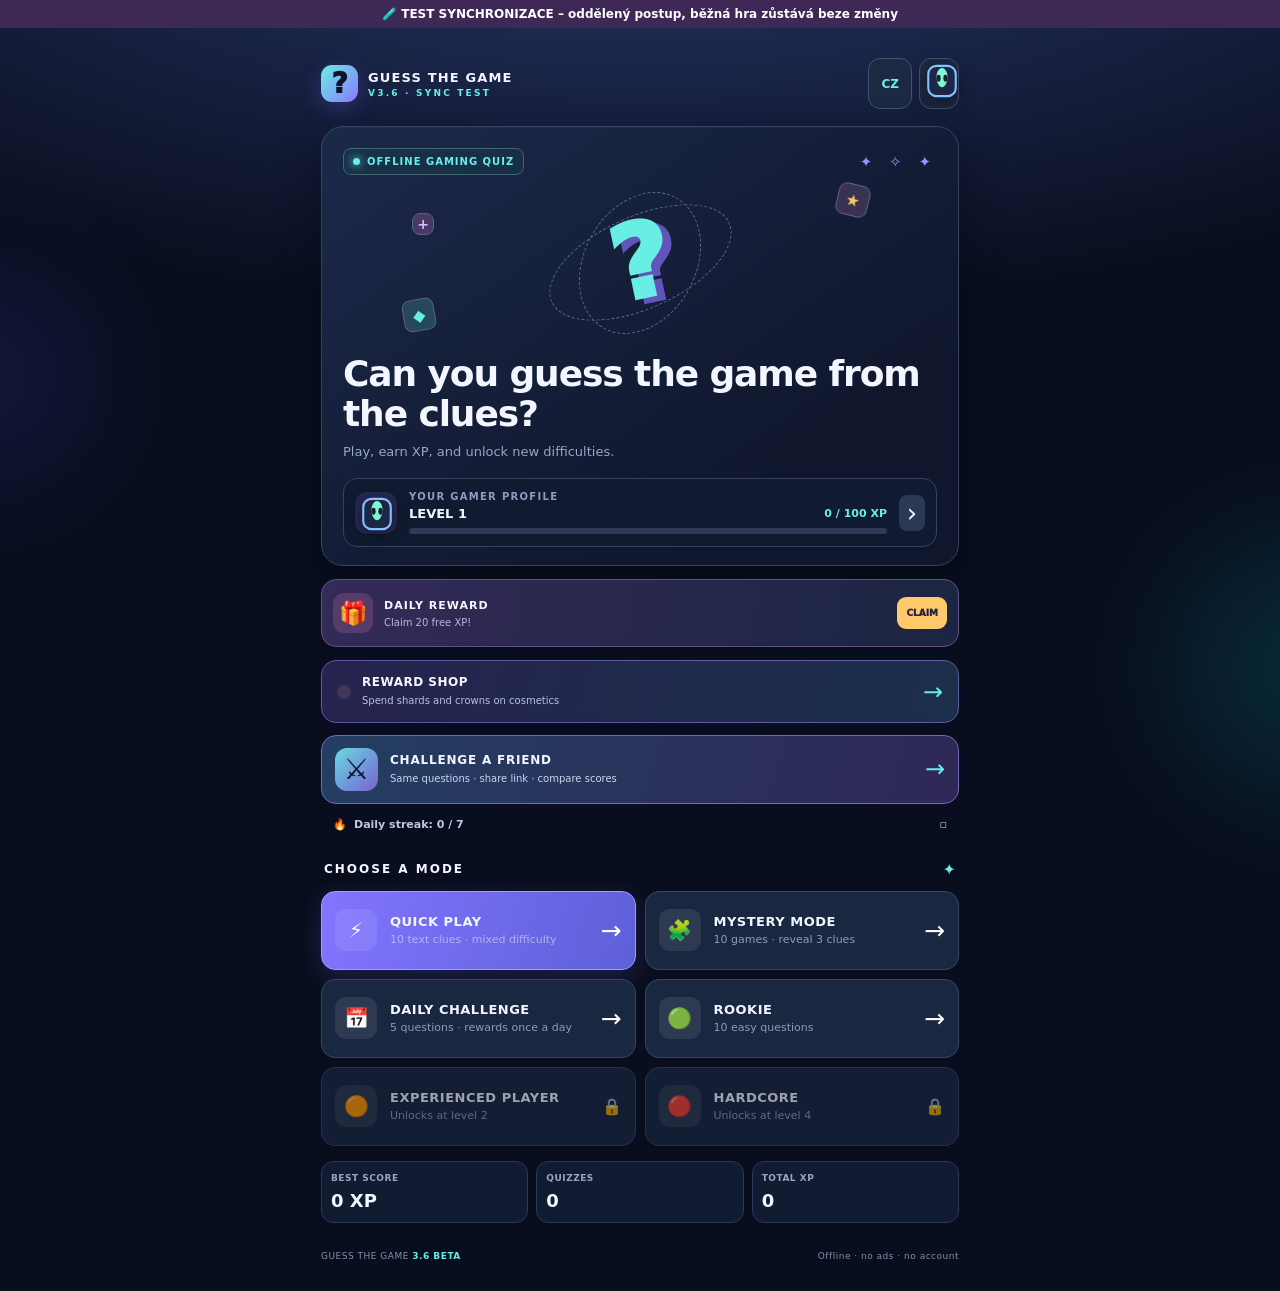
<file: preview-sync-test.html>
<!doctype html>
<html lang="cs">
<head>
  <meta name="robots" content="noindex,nofollow">
  <meta charset="utf-8">
  <meta name="viewport" content="width=device-width,initial-scale=1,viewport-fit=cover">
  <meta name="robots" content="noindex,nofollow">
  <meta name="theme-color" content="#090e1e">
  <meta name="description" content="Guess the Game — offline mobile gaming quiz">
  <title>Guess the Game 3.6 — Online Challenges</title>
  <link rel="icon" type="image/svg+xml" href="data:image/svg+xml,%3Csvg%20xmlns%3D%22http%3A%2F%2Fwww.w3.org%2F2000%2Fsvg%22%20width%3D%22512%22%20height%3D%22512%22%20viewBox%3D%220%200%20108%20108%22%3E%3Cdefs%3E%3ClinearGradient%20id%3D%22bg%22%20x1%3D%220%22%20y1%3D%220%22%20x2%3D%221%22%20y2%3D%221%22%3E%3Cstop%20stop-color%3D%22%23253b71%22%2F%3E%3Cstop%20offset%3D%221%22%20stop-color%3D%22%2315182d%22%2F%3E%3C%2FlinearGradient%3E%3C%2Fdefs%3E%3Crect%20width%3D%22108%22%20height%3D%22108%22%20rx%3D%2225%22%20fill%3D%22url%28%23bg%29%22%2F%3E%3Cpath%20d%3D%22M34%2038c2-23%2039-23%2041%200%201%2017-20%2020-20%2031%22%20fill%3D%22none%22%20stroke%3D%22%2368eee5%22%20stroke-width%3D%2211%22%20stroke-linecap%3D%22round%22%2F%3E%3Ccircle%20cx%3D%2255%22%20cy%3D%2286%22%20r%3D%226.5%22%20fill%3D%22%23ffc86a%22%2F%3E%3Cpath%20d%3D%22M17%2023h13M23.5%2016v14%22%20stroke%3D%22%23ae95ff%22%20stroke-width%3D%225%22%20stroke-linecap%3D%22round%22%2F%3E%3Ccircle%20cx%3D%2284%22%20cy%3D%2280%22%20r%3D%225%22%20fill%3D%22%238c78ff%22%2F%3E%3C%2Fsvg%3E">
  <link rel="manifest" href="site.webmanifest">
  <style>
:root{color-scheme:dark;--bg:#090e1e;--fg:#f4f6ff;--muted:#99a6c4;--card:#151f36;--stroke:#303d5b;--cyan:#68eee5;--purple:#8c78ff;--green:#53e2b5;--pink:#ff829d;--gold:#ffc86a}
*{box-sizing:border-box}html{background:var(--bg)}body{margin:0;min-height:100vh;background:radial-gradient(ellipse 90% 34% at 50% -10%,#28376a,transparent),#090e1e;color:var(--fg);font-family:system-ui,-apple-system,Roboto,"Segoe UI",sans-serif;-webkit-tap-highlight-color:transparent}button{font:inherit;color:inherit;cursor:pointer}button:focus-visible{outline:2px solid var(--cyan);outline-offset:3px}button:disabled{cursor:default}.hidden,[hidden]{display:none!important}.ambient{position:fixed;pointer-events:none;border-radius:50%;filter:blur(65px);opacity:.15}.ambient-a{width:210px;height:210px;background:#5f4ef4;left:-120px;top:30%}.ambient-b{width:250px;height:250px;background:#0dcac6;right:-150px;bottom:12%}
.app{position:relative;z-index:1;max-width:535px;min-height:100vh;padding:20px 17px 24px;margin:auto;display:flex;flex-direction:column}.topbar{display:flex;justify-content:space-between;align-items:center;margin-bottom:17px}.logo{display:flex;align-items:center;gap:10px;padding:0;background:transparent;border:0;text-align:left}.logo-symbol{width:37px;height:37px;border-radius:11px;display:grid;place-items:center;background:linear-gradient(130deg,var(--cyan),var(--purple));font-size:28px;font-weight:950;color:#0e1326;box-shadow:0 6px 20px #645feb4b}.logo b{display:block;font-size:13px;letter-spacing:1.15px}.logo small{display:block;color:var(--cyan);font-size:9px;letter-spacing:2.2px;font-weight:850;margin-top:3px}.top-actions{display:flex;gap:7px}.pill,.avatar{border:1px solid #455272;background:#1c2943;border-radius:12px;min-height:39px;padding:0 12px;color:var(--cyan);font-weight:850;font-size:12px}.avatar{font-size:20px;padding:0;width:40px}.screen{animation:slideIn .28s ease both;flex:1}.glow-card{background:linear-gradient(145deg,#1b2949,#10172d 76%);border:1px solid #344264;border-radius:22px;box-shadow:inset 0 1px 0 #ffffff09,0 16px 42px #02071372}.hero{padding:21px 21px 18px}.hero-line{display:flex;justify-content:space-between;align-items:center}.tag{display:inline-flex;align-items:center;gap:7px;border:1px solid #55588b;background:#3c355850;color:#c9c6ff;font-size:10px;letter-spacing:1px;font-weight:900;padding:7px 9px;border-radius:8px;white-space:nowrap}.tag.neon{color:var(--cyan);background:#15444a56;border-color:#42656f}.live-dot{width:7px;height:7px;border-radius:50%;background:var(--cyan);box-shadow:0 0 8px var(--cyan)}.stars{color:#9c8fff;letter-spacing:6px;font-size:15px}.hero-illustration{position:relative;height:154px;display:grid;place-items:center;isolation:isolate}.orbit{position:absolute;border:1px dashed #616996;border-radius:50%}.orbit-1{width:195px;height:93px;transform:rotate(-24deg)}.orbit-2{width:112px;height:150px;transform:rotate(29deg)}.giant-question{font-size:102px;font-weight:950;line-height:1;color:var(--cyan);text-shadow:8px 6px 0 #6254bb;transform:rotate(-12deg);animation:float 3s ease-in-out infinite}.pixel{position:absolute;width:32px;height:32px;display:grid;place-items:center;border-radius:8px;border:1px solid #5c608f;font-weight:800}.pixel-a{top:9px;right:68px;background:#393250;color:var(--gold);transform:rotate(14deg)}.pixel-b{bottom:19px;left:60px;background:#25485d;color:var(--cyan);transform:rotate(-10deg)}.pixel-c{top:38px;left:69px;width:22px;height:22px;background:#493a65;color:#d6bdff;font-size:14px}.hero h1{font-size:clamp(27px,7vw,36px);letter-spacing:-1.1px;line-height:1.1;margin:4px 0 9px}.subtext{color:var(--muted);font-size:13px;line-height:1.55;margin:0 0 16px}.player-summary{display:flex;align-items:center;gap:12px;padding:12px 11px;background:#101b31;border:1px solid #35435f;border-radius:14px}.player-avatar{font-size:24px;background:#272952;width:42px;height:42px;border-radius:12px;display:grid;place-items:center}.player-main{flex:1;min-width:0}.small-label{color:#8e9dc2;letter-spacing:1.3px;font-weight:900;font-size:10px}.player-level{display:flex;justify-content:space-between;gap:10px;align-items:center;margin:4px 0 7px;font-weight:900;font-size:13px}.player-level span:last-child{color:var(--cyan);font-size:11px}.meter{height:6px;border-radius:10px;background:#313958;overflow:hidden}.meter-fill{height:100%;width:0;background:linear-gradient(90deg,var(--cyan),var(--purple));transition:width .45s ease}.circle-button{border:0;background:#2b3856;border-radius:8px;font-size:26px;width:26px;height:36px}
.daily-banner{display:flex;align-items:center;gap:11px;background:linear-gradient(100deg,#342b58,#1b2541);border:1px solid #62518a;border-radius:15px;margin-top:13px;padding:13px 11px}.daily-icon{width:40px;height:40px;display:grid;place-items:center;background:#553c6b;border-radius:11px;font-size:23px}.daily-banner>div:nth-child(2){flex:1;min-width:0}.daily-banner b{display:block;font-size:11px;letter-spacing:1px}.daily-banner small{color:#bdb4e0;display:block;font-size:10px;margin-top:5px}.claim{border:0;background:var(--gold);color:#28213f;border-radius:9px;padding:11px 9px;font-size:9px;font-weight:950}.claim:disabled{background:#373851;color:#a7aac4}.section-heading{display:flex;align-items:center;justify-content:space-between;margin:22px 3px 12px}.section-heading h2{font-size:12px;letter-spacing:2px;margin:0}.section-heading span{color:var(--cyan)}.modes{display:grid;gap:9px}.mode{display:flex;width:100%;align-items:center;text-align:left;gap:13px;background:#192740;border:1px solid #344766;border-radius:14px;min-height:68px;padding:12px 13px;transition:transform .12s,border-color .12s}.mode:active:not(:disabled){transform:scale(.98)}.mode-main{background:linear-gradient(106deg,#8275ff,#5e60d8);border-color:#a19aff;box-shadow:0 8px 25px #5d59d83b}.mode-icon{width:42px;height:42px;border-radius:11px;display:grid;place-items:center;font-size:20px;background:#ffffff16;flex:none}.mode-text{display:grid;gap:4px;flex:1}.mode-text b{font-size:13px;letter-spacing:.5px}.mode-text small{font-size:11px;color:#d1d7eea8}.arrow{font-size:25px;color:#fff}.mode-locked{opacity:.64}.lock{font-size:16px}.mode-resume{background:#14383d;border-color:#2d6c73}.mini-stats{display:grid;grid-template-columns:repeat(3,minmax(0,1fr));gap:8px;margin:15px 0 7px}.mini-stats>div{background:#111b31;border:1px solid #273957;border-radius:12px;padding:11px 9px;min-width:0}.mini-stats span{display:block;color:#98a6c2;font-size:9px;letter-spacing:.5px;font-weight:800}.mini-stats b{display:block;font-size:18px;margin-top:7px}
.game-head{display:flex;justify-content:space-between;align-items:center;margin:9px 0 20px}.back{background:transparent;border:0;color:#a3b0d1;font-size:12px;font-weight:850;padding:7px 0}.combat-stats{display:flex;align-items:center;justify-content:space-between;gap:8px}.combat-stats>div{min-width:0}.combat-stats small{display:block;color:#96a3c2;font-size:10px;letter-spacing:1.3px;font-weight:850}.combat-stats b{display:block;font-size:22px;margin-top:3px}.hearts{letter-spacing:2px;font-size:19px;white-space:nowrap}.scorebox{text-align:right}.scorebox b{color:var(--cyan)}.progress-outer{height:7px;border-radius:10px;background:#263250;overflow:hidden;margin:14px 0 11px}.progress-inner{height:100%;border-radius:10px;background:linear-gradient(90deg,#68eee5,#987cff);transition:width .45s ease}.streak-line{display:flex;justify-content:space-between;align-items:center;color:#ffc481;font-size:12px;font-weight:800;margin-bottom:14px}.bonus-text{color:var(--cyan)}.question-card{padding:20px 18px 23px;margin-bottom:15px;min-height:214px}.qtop{display:flex;justify-content:space-between}.difficulty{border-radius:6px;padding:6px 9px;font-size:10px;font-weight:900;letter-spacing:1px}.difficulty.easy{background:#175146;color:#70edbc}.difficulty.medium{background:#594522;color:#ffd27f}.difficulty.hard{background:#5a2d46;color:#ffa1be}.question-spark{color:#6570a6;letter-spacing:3px}.question-symbol{font-size:53px;line-height:1;text-align:center;color:var(--cyan);text-shadow:4px 3px 0 #6555ae;margin:9px 0 13px;font-weight:950}.clue{font-size:clamp(18px,5vw,23px);line-height:1.38;letter-spacing:-.45px;margin:9px 0 0;font-weight:850}.answers{display:grid;gap:9px}.answer{width:100%;display:flex;gap:12px;align-items:center;background:#19253d;border:1px solid #384863;text-align:left;padding:12px;border-radius:13px;min-height:60px;font-weight:750;font-size:13.5px;line-height:1.35;animation:slideIn .22s ease both}.answer:nth-child(2){animation-delay:.04s}.answer:nth-child(3){animation-delay:.08s}.answer:nth-child(4){animation-delay:.12s}.answer-letter{width:32px;height:32px;display:grid;place-items:center;border-radius:9px;background:#2d3b59;border:1px solid #52617e;color:#c5d5f2;flex:none;font-weight:900}.answer.correct{border-color:#55d6a5;background:#19453e;color:#d6fff0}.answer.correct .answer-letter{background:#2f7665;border-color:#4bcaa7}.answer.wrong{border-color:#f07992;background:#482b3b;color:#ffe4e9;animation:shake .3s}.answer.wrong .answer-letter{background:#8c4154;border-color:#ec879c}.answer:disabled:not(.correct):not(.wrong){opacity:.56}.hint-button,.next-button{width:100%;border-radius:13px;min-height:52px;font-size:12px;font-weight:900;letter-spacing:.65px;margin-top:12px}.hint-button{border:1px dashed #535879;background:#1c243a;color:#c1c5ea}.next-button{border:1px solid #9e96ff;background:linear-gradient(105deg,#8275ff,#5d63dc);box-shadow:0 8px 23px #554de044}.hintbox{background:#26324d;border:1px solid #53617d;border-radius:11px;padding:12px;font-size:12px;margin-top:11px;color:#d5e1ff}.feedback{padding:12px 13px;border-radius:11px;font-size:12px;font-weight:750;line-height:1.5;margin-top:11px}.feedback.good{color:#8bf0ce;background:#17483e}.feedback.bad{color:#ffc0cf;background:#492c3b}
.result,.profile-card{padding:28px 21px;text-align:center;margin-top:13px}.result-art{font-size:56px;margin:6px auto 12px;animation:pop .65s ease}.result h1{margin:15px 0 7px;font-size:28px;letter-spacing:-1px}.result .subtext{max-width:300px;margin:0 auto 17px}.finalscore{display:flex;align-items:baseline;justify-content:center;gap:9px;color:var(--cyan)}.finalscore strong{font-size:67px;line-height:1.1}.finalscore span{font-size:20px;font-weight:850}.result-stats{display:grid;grid-template-columns:repeat(3,1fr);gap:6px;margin-top:21px}.result-stats>div,.profile-stats>div{border-radius:11px;background:#111d35;border:1px solid #314365;padding:12px 6px}.result-stats b,.profile-stats b{display:block;font-size:21px}.result-stats span,.profile-stats span{display:block;color:#97a5c5;font-size:9px;letter-spacing:.5px;font-weight:750;margin-top:4px}.earned{margin-top:18px;color:var(--gold);font-size:13px;font-weight:800}.level-up{font-size:20px;font-weight:950;letter-spacing:1px;color:var(--cyan);margin:14px 0;animation:pop .7s ease}.result .next-button{margin-top:23px}.result-home{margin-top:20px}.profile-face{font-size:65px;margin-bottom:10px}.profile-card h1{font-size:31px;margin:14px 0}.profile-card .subtext{margin:8px 0 2px}.profile-stats{display:grid;grid-template-columns:repeat(2,1fr);gap:9px;margin-top:13px}.badge-grid{display:grid;grid-template-columns:repeat(2,1fr);gap:9px}.badge-tile{display:flex;align-items:center;gap:10px;background:#15213b;border:1px solid #394865;border-radius:12px;padding:12px}.badge-icon{font-size:24px}.badge-tile b{font-size:11px;display:block}.badge-tile small{font-size:10px;color:#a4b2cf;line-height:1.3;display:block;margin-top:3px}.badge-tile.locked{opacity:.5;filter:grayscale(.75)}footer{display:flex;justify-content:space-between;gap:10px;padding-top:21px;font-size:9px;color:#8390ab;letter-spacing:.5px;white-space:nowrap}footer b{color:var(--cyan)}.toast{position:fixed;z-index:10;bottom:28px;left:50%;transform:translateX(-50%);background:#183e40;border:1px solid var(--cyan);color:#d4fff9;border-radius:12px;padding:14px 18px;font-size:12px;font-weight:800;text-align:center;width:max-content;max-width:90vw;box-shadow:0 12px 30px #0008;animation:toastIn .26s ease}.sparkles{pointer-events:none;position:fixed;inset:0;z-index:8}.confetti{position:absolute;top:15%;width:8px;height:13px;border-radius:2px;animation:confetti 1.2s linear forwards}
@keyframes float{50%{transform:translateY(-7px) rotate(-9deg)}}@keyframes slideIn{from{opacity:0;transform:translateY(9px)}to{opacity:1;transform:translateY(0)}}@keyframes shake{0%,100%{transform:translateX(0)}20%{transform:translateX(-5px)}40%{transform:translateX(5px)}60%{transform:translateX(-3px)}80%{transform:translateX(3px)}}@keyframes pop{0%{transform:scale(.6);opacity:.3}60%{transform:scale(1.18)}100%{transform:scale(1);opacity:1}}@keyframes toastIn{from{opacity:0;transform:translate(-50%,10px)}to{opacity:1;transform:translate(-50%,0)}}@keyframes confetti{to{top:90%;opacity:0;transform:translateX(60px) rotate(540deg)}}
@media(max-width:360px){.app{padding:15px 11px}.hero{padding:17px 16px}.hearts{font-size:16px}.mode-text b{font-size:11px}.claim{font-size:8px}.logo b{font-size:11px}}@media(prefers-reduced-motion:reduce){*,*::before,*::after{animation:none!important;transition:none!important}}

/* Picture Mystery — original SVG illustration reveals, responsive and offline */.reveal-button{padding:11px}.picture-corner{font-size:9px}}

/* v2.3 — textual Mystery Mode; accessible on small phone screens */
.mode-mystery{border-color:#6e6ad1;background:linear-gradient(110deg,#242b54,#232b4b)}
.mystery-more{display:grid;gap:10px;margin-top:14px}
.mystery-clue{padding:11px 12px;border:1px solid #58698a;border-radius:12px;background:#15233f;color:#e5edff;font-size:13px;line-height:1.56;animation:slideIn .23s ease}
.mystery-clue strong{display:block;font-size:10px;color:#7ce6d7;letter-spacing:.8px;margin-bottom:5px;text-transform:uppercase}
.mystery-progress{display:flex;justify-content:space-between;align-items:center;border-top:1px solid #374866;padding-top:13px;margin-top:14px;color:#a9bce2;font-size:11px}
.mystery-progress b{color:#f7c978;font-size:13px}
.reveal-button{width:100%;margin-top:12px;padding:13px;border:1px solid #5c7a9b;background:#2c3863;color:#effbff;border-radius:12px;font-size:12px;font-weight:800;cursor:pointer;letter-spacing:.2px}
.reveal-button:disabled{opacity:.55}
.question-card .clue{line-height:1.48}
@media (prefers-reduced-motion:reduce){.mystery-clue{animation:none}}


/* Guess the Game 3.0: profile controls, save codes and desktop ergonomics */
.profile-tools{margin-top:22px;background:#121e35;border:1px solid #334866;border-radius:18px;padding:18px}
.profile-tools h2{font-size:13px;letter-spacing:1.4px;margin:0 0 13px}
.preference{display:flex;align-items:center;justify-content:space-between;gap:12px;padding:10px 0;color:#dce7ff;font-size:13px}
.preference+.preference{border-top:1px solid #293955}
.preference input{appearance:none;position:relative;flex:none;width:48px;height:27px;border-radius:25px;background:#3c4962;border:1px solid #69748e;cursor:pointer;transition:background .2s}
.preference input:checked{background:#298a81;border-color:#70ecdf}
.preference input::after{content:"";position:absolute;left:3px;top:3px;background:#fff;width:19px;height:19px;border-radius:50%;transition:transform .2s}
.preference input:checked::after{transform:translateX(20px)}
.save-help{font-size:11px;color:#b1bfdc;line-height:1.55;margin:0 0 11px}
.save-code{display:block;width:100%;min-height:87px;resize:vertical;background:#0b1428;border:1px solid #4a5f80;border-radius:11px;color:#e8f6ff;padding:10px;font-size:12px;line-height:1.45;font-family:ui-monospace,monospace;margin:8px 0}
.tool-buttons{display:grid;grid-template-columns:repeat(2,minmax(0,1fr));gap:7px}
.tool-action{border:1px solid #5b6a95;border-radius:11px;background:#243251;color:#eaf6ff;min-height:42px;font-size:11px;font-weight:800;padding:10px 6px}
.tool-action.primary{background:linear-gradient(105deg,#8275ff,#5d63dc);border-color:#9d9bff}
.share-button{margin-top:10px;width:100%;padding:12px;background:#233658;border:1px solid #4e6e8b;border-radius:12px;font-weight:800;font-size:12px}
@media (min-width:760px){.app{max-width:690px;padding:30px 26px}.modes{grid-template-columns:repeat(2,minmax(0,1fr))}.mode{min-height:79px}.hero-illustration{height:175px}}



/* Guess the Game 3.1: richer achievements, reward cards and punchier animations */
.profile-stats{margin-bottom:12px}
.reward-bank{display:grid;grid-template-columns:repeat(2,1fr);gap:9px;margin:12px 0 0}
.reward-bank>div{border-radius:11px;background:#111d35;border:1px solid #314365;padding:12px 10px;text-align:center}
.reward-bank b{display:block;font-size:21px}.reward-bank span{display:block;color:#97a5c5;font-size:9px;letter-spacing:.5px;font-weight:750;margin-top:4px}
.result-rewards{display:grid;grid-template-columns:repeat(2,1fr);gap:8px;margin-top:14px}.reward-card{border-radius:13px;background:#111d35;border:1px solid #324565;padding:13px 8px;text-align:center;box-shadow:inset 0 1px 0 #ffffff08}.reward-card strong{display:block;font-size:24px}.reward-card span{display:block;color:#a6b2d1;font-size:10px;letter-spacing:.6px;margin-top:4px;font-weight:800}.reward-card small{display:block;color:#ffd782;font-size:10px;margin-top:5px}
.result-ribbon{margin-top:12px;padding:12px;border:1px solid #51607e;background:linear-gradient(120deg,#1b2746,#132039);border-radius:13px;font-size:12px;line-height:1.45}.result-ribbon b{color:var(--cyan)}
.streak-meter-wrap{margin-top:12px;padding:10px 12px;border-radius:12px;background:#101a31;border:1px solid #32425e}.streak-meter-wrap .label{display:flex;justify-content:space-between;gap:10px;font-size:11px;color:#b4c2df;font-weight:800;margin-bottom:7px}.streak-meter{height:8px;border-radius:10px;background:#2f3855;overflow:hidden}.streak-meter-fill{height:100%;width:0;background:linear-gradient(90deg,var(--gold),var(--pink));transition:width .45s ease}
.answer{transform-origin:center;transition:transform .12s ease,border-color .12s ease,background .12s ease,box-shadow .12s ease}.answer:not(:disabled):active{transform:scale(.98)}.answer.correct{box-shadow:0 0 0 2px #86f0cf30,0 8px 24px #1b5d523b}.answer.wrong{box-shadow:0 0 0 2px #ff96af22}
.badge-tile.unlocked-new{animation:pop .55s ease both;box-shadow:0 0 0 1px #76f7dd44,0 10px 25px #0e122752}.badge-note{display:inline-flex;align-items:center;gap:6px;margin-top:6px;font-size:10px;color:#ffd782;font-weight:900;letter-spacing:.5px}
.achievement-pop{position:fixed;left:50%;top:18px;transform:translateX(-50%);z-index:20;min-width:min(92vw,340px);background:linear-gradient(120deg,#2a2450,#141d33);border:1px solid #9f93ff;border-radius:16px;padding:14px 15px;box-shadow:0 20px 45px #0008;animation:achievementIn .45s ease,achievementOut .45s ease 2.7s forwards}.achievement-pop b{display:block;font-size:13px;letter-spacing:.6px}.achievement-pop small{display:block;color:#c9d3eb;margin-top:4px;font-size:11px;line-height:1.4}.achievement-pop .icon{font-size:30px;margin-right:12px}.achievement-row{display:flex;align-items:center}.achievement-pop .bonus{display:inline-flex;margin-top:8px;border:1px solid #5a5d96;border-radius:999px;padding:6px 10px;font-size:10px;color:#ffc86a;font-weight:900;letter-spacing:.6px;background:#3a33570f}
.result{position:relative;overflow:hidden}.result::before{content:"";position:absolute;inset:auto -25% 60% -25%;height:120px;background:radial-gradient(circle at center,#63e6df22,transparent 60%);pointer-events:none}.score-bump{animation:pop .45s ease}
@keyframes achievementIn{from{opacity:0;transform:translate(-50%,-18px) scale(.92)}to{opacity:1;transform:translate(-50%,0) scale(1)}}@keyframes achievementOut{to{opacity:0;transform:translate(-50%,-10px) scale(.94)}}


/* 3.2 - cosmetic store, streak and prize chest */
.shop-cta{display:flex;align-items:center;gap:11px;width:100%;margin:13px 0 0;padding:14px 15px;border:1px solid #5f5ca0;border-radius:15px;background:linear-gradient(105deg,#26234e,#1b2f4b);text-align:left;box-shadow:0 8px 24px #14112f55;transition:transform .14s,filter .18s}
.shop-cta:active{transform:scale(.98)}.shop-cta-icon{font-size:25px;background:#41365c;border-radius:10px;padding:7px}.shop-cta span:nth-child(2){flex:1;min-width:0}.shop-cta b{font-size:12px;letter-spacing:.5px;display:block}.shop-cta small{font-size:10px;color:#b4c4e2;display:block;line-height:1.35;margin-top:5px}.shop-cta-chevron{font-size:24px;color:var(--cyan)}.shop-cta-profile{margin:16px 0 4px}
.streak-cta{display:flex;align-items:center;gap:7px;margin:7px 2px 2px;padding:7px 10px;color:#bdc9e2;font-size:11px;font-weight:800}.streak-cta span:nth-child(2){flex:1}
.shop-hero{padding:20px;margin-top:12px;text-align:center}.shop-title-icon{font-size:43px;display:block;margin-bottom:8px}.shop-hero h1{font-size:27px;margin:13px 0 4px}.shop-hero p{margin-bottom:12px}.shop-wallet{display:grid;grid-template-columns:1fr 1fr;gap:9px}.shop-wallet div{background:#101c34;border:1px solid #3e5376;padding:13px;border-radius:12px}.shop-wallet strong{display:block;font-size:20px}.shop-wallet small{color:#9fb1d0;font-size:10px;font-weight:800;margin-top:4px;display:block}
.chest-panel{padding:19px 16px;margin:15px 0;text-align:center}.chest-visual{font-size:60px;filter:drop-shadow(0 8px 18px #9782ef6d);animation:chestFloat 2.6s ease-in-out infinite}.chest-details h2{margin:10px 0 6px;font-size:15px;letter-spacing:1px}.chest-details p{font-size:11px;line-height:1.5;color:#b3c4e0;margin:0 auto 9px;max-width:385px}.free-chest-info{color:#ffe2a4;font-weight:800;font-size:11px;margin:10px}.chest-button{border:1px solid #f4d391;background:linear-gradient(110deg,#f3c86c,#cf94ff);border-radius:12px;color:#211832;font-weight:950;width:100%;padding:13px 10px;min-height:46px}.chest-button:disabled{filter:grayscale(.85);opacity:.6}.chest-reward{margin:12px auto 0;padding:11px;border:1px solid #5e8e90;background:#154243;border-radius:12px;color:#dafff4;font-weight:900;font-size:13px;animation:pop .5s ease}.chest-panel.opening .chest-visual{animation:chestShake .45s ease}
.streak-shop{background:#141e35;border:1px solid #3d4f70;border-radius:16px;padding:15px;margin:15px 0}.streak-shop-heading{display:flex;justify-content:space-between;font-size:12px;color:#f4d5a1;letter-spacing:.6px}.streak-shop p{color:#b7c4df;font-size:11px;line-height:1.5;margin:9px 0 13px}.streak-dots{display:grid;grid-template-columns:repeat(7,1fr);gap:5px}.streak-dots .dot{display:grid;place-items:center;aspect-ratio:1;min-width:0;border-radius:9px;background:#2b3752;color:#aebad4;font-size:13px;font-weight:800;border:1px solid #465673}.streak-dots .dot.done{background:#5a3c32;border-color:#f0ab6c;color:#ffe1a2;box-shadow:0 0 10px #ee9f4b26}.streak-shop small{display:block;color:#9aadc9;font-size:10px;margin-top:11px}
.shop-grid{display:grid;grid-template-columns:repeat(2,minmax(0,1fr));gap:10px}.shop-card{background:linear-gradient(150deg,#1b2b48,#141c33);border:1px solid #374969;border-radius:15px;padding:13px 11px;min-width:0;display:flex;flex-direction:column;gap:6px}.shop-card.owned{border-color:#467b78}.shop-card.equipped{border-color:#65dec9;box-shadow:0 0 0 1px #65dec93a}.shop-card-art{font-size:36px;text-align:center;padding:7px;background:#273657;border-radius:11px}.shop-card b{font-size:12px;min-height:17px}.shop-card small{font-size:10px;line-height:1.4;color:#aebbd5;min-height:28px}.shop-card button{margin-top:auto;border:1px solid #6865aa;border-radius:10px;background:#454091;color:#fff;font-size:11px;font-weight:900;min-height:38px;padding:8px}.shop-card button:disabled{border-color:#384963;background:#26334c;color:#a7b6cd}.shop-card button.equip{background:#20595d;border-color:#57bcae}.shop-card button.equipped{background:#21443f;border-color:#486e66;color:#8ce8d4}
body.theme-retro{--cyan:#f8bf6f;--purple:#f178b9;--gold:#9ee0b1;--green:#9eebb9}body.theme-retro .hero{background:linear-gradient(160deg,#4c3046,#161d39)}body.theme-retro .logo-symbol{background:linear-gradient(130deg,#ffd36c,#e772b4)}
body.theme-royal{--cyan:#e1c188;--purple:#c9a0ff;--gold:#f7e3ad;--green:#afefc9}body.theme-royal .hero{background:linear-gradient(160deg,#3c3055,#121c38)}body.theme-royal .logo-symbol{background:linear-gradient(130deg,#f3d38e,#a57bde)}
body.theme-ocean{--cyan:#81d8ff;--purple:#5f9dd8;--gold:#83ecde;--green:#8adee9}body.theme-ocean .hero{background:linear-gradient(160deg,#12415a,#0d1c38)}body.theme-ocean .logo-symbol{background:linear-gradient(130deg,#82cfff,#538de4)}
@keyframes chestFloat{50%{transform:translateY(-5px) rotate(2deg)}}@keyframes chestShake{0%,100%{transform:rotate(0)}20%{transform:rotate(-12deg) scale(1.1)}40%{transform:rotate(12deg) scale(1.1)}60%{transform:rotate(-8deg)}80%{transform:rotate(7deg)}}

.custom-icon{display:inline-flex;align-items:center;justify-content:center;width:44px;height:44px}.custom-icon svg{width:100%;height:100%;display:block;filter:drop-shadow(0 4px 10px #0007)}
.shop-title-icon,.wallet-icon,.section-icon,.chest-visual{display:inline-flex;align-items:center;justify-content:center}.shop-title-icon{width:40px;height:40px;border-radius:12px;background:#223150;border:1px solid #4d6092}.shop-title-icon svg{width:26px;height:26px}
.shop-wallet strong{display:flex;align-items:center;gap:6px;justify-content:center}.wallet-icon{width:18px;height:18px}.wallet-icon svg{width:18px;height:18px;display:block}
.section-heading span.section-icon{width:24px;height:24px}.section-heading span.section-icon svg{width:24px;height:24px;display:block}
.chest-visual{width:78px;height:78px;border-radius:22px;background:linear-gradient(145deg,#273a5e,#11192f);border:1px solid #546998}.chest-visual svg{width:56px;height:56px;display:block}
.shop-card{position:relative;overflow:hidden}.shop-card-art{font-size:0;text-align:center;padding:9px;background:#273657;border-radius:11px;display:flex;align-items:center;justify-content:center;min-height:72px}.shop-card-art .custom-icon{width:52px;height:52px}.rarity-chip{position:absolute;top:8px;right:8px;padding:4px 7px;border-radius:999px;font-size:9px;font-weight:900;letter-spacing:.8px;border:1px solid #556584;background:#18243f;color:#dbe8ff}.rarity-common{border-color:#546581;color:#c7d1e5}.rarity-rare{border-color:#53a7ff;color:#8fd0ff;background:#11253a}.rarity-epic{border-color:#b280ff;color:#ddbeff;background:#261839}.rarity-legendary{border-color:#ffcd66;color:#ffe1a2;background:#37280f}.price-row{display:flex;align-items:center;justify-content:center;gap:6px}.shop-card.owned::after{content:"OWNED";position:absolute;left:-29px;top:14px;transform:rotate(-40deg);padding:3px 36px;font-size:8px;font-weight:900;letter-spacing:1px;background:#1c7364;color:white;box-shadow:0 4px 12px #0006}.shop-card.equipped{box-shadow:0 0 0 1px #6ee7da55,0 10px 25px #0d143155}
@media(max-width:360px){.shop-card{padding:11px 8px}.shop-card-art{min-height:64px}}
@media(prefers-reduced-motion:reduce){.chest-visual,.chest-panel.opening .chest-visual{animation:none!important}}


/* Guess the Game 3.5 — equal-seed friend challenges and head-to-head results. */
.challenge-cta{display:flex;align-items:center;gap:12px;width:100%;text-align:left;background:linear-gradient(108deg,#243e62,#2f2857);border:1px solid #756ab9;border-radius:15px;padding:12px 13px;margin-top:12px;min-height:64px;box-shadow:0 8px 25px #120e3952}.challenge-cta>span:nth-child(2){flex:1;display:grid;gap:5px}.challenge-cta b{font-size:12px;letter-spacing:.8px}.challenge-cta small{font-size:10px;color:#c9d8ec;line-height:1.4}.challenge-cta-emblem{width:43px;height:43px;display:grid;place-items:center;background:linear-gradient(135deg,#6ad9e3,#7663cf);color:#0e1530;font-size:29px;font-weight:900;border-radius:12px;flex:none}.challenge-cta:active{transform:scale(.99)}
.challenge-hero,.challenge-join{padding:21px 18px 19px;margin-top:15px}.challenge-heading{display:flex;align-items:center;gap:12px}.challenge-icon{width:48px;height:48px;display:grid;place-items:center;background:linear-gradient(135deg,var(--cyan),var(--purple));border-radius:13px;color:#111a2c;font-weight:900;font-size:31px}.challenge-hero h1{font-size:27px;letter-spacing:-.7px;margin:16px 0 8px}.challenge-label{font-size:10px;letter-spacing:1.1px;color:#a6b9da;font-weight:900;display:block;margin:17px 0 8px}.challenge-input{display:block;width:100%;min-height:44px;border:1px solid #4d648b;background:#0d1932;color:#f1f7ff;border-radius:10px;padding:11px 12px;font:inherit;font-size:14px;outline:none}.challenge-input:focus-visible{border-color:var(--cyan);box-shadow:0 0 0 2px #68eee536}.challenge-url{font-size:11px;color:#b0d9e6;font-family:ui-monospace,Consolas,monospace}.challenge-code-row{display:flex;justify-content:space-between;align-items:center;gap:6px;margin-top:18px;margin-bottom:8px;color:#9fb5d9;font-size:10px;font-weight:900;letter-spacing:.8px}.challenge-code-row strong{color:var(--gold);letter-spacing:.6px;font-size:12px;overflow-wrap:anywhere}.challenge-actions{display:grid;grid-template-columns:repeat(2,minmax(0,1fr));gap:7px;margin-top:10px}.challenge-actions .tool-action{min-width:0;min-height:47px}.challenge-actions .tool-action:last-child{grid-column:1/-1}.challenge-start{margin-top:18px}.challenge-join h2{font-size:13px;letter-spacing:.8px;margin:0 0 12px}.challenge-join .subtext{margin-bottom:10px}.challenge-paste{min-height:75px;resize:vertical;font-family:ui-monospace,Consolas,monospace;font-size:11px}.challenge-join .tool-action{width:100%;margin-top:9px}.challenge-fairness{color:#91a3c3;font-size:10px;line-height:1.55;margin:15px 7px}.challenge-comparison,.challenge-result{border:1px solid #516b93;border-radius:14px;background:#111f3c;margin-top:18px;padding:14px 12px;text-align:center}.challenge-result-title{font-size:12px;letter-spacing:1.1px;font-weight:950;color:var(--cyan);margin-bottom:12px}.challenge-score-columns{display:grid;grid-template-columns:minmax(0,1fr) 42px minmax(0,1fr);gap:8px;align-items:center}.challenge-score-columns>div{border:1px solid #3f5678;border-radius:12px;padding:12px 6px;background:#182747;min-width:0}.challenge-score-columns small{display:block;font-size:10px;color:#9eb5d8;letter-spacing:.3px;overflow-wrap:anywhere}.challenge-score-columns strong{display:block;margin:4px 0;color:var(--gold);font-size:27px;font-variant-numeric:tabular-nums}.challenge-versus{font-size:12px;font-weight:900;color:#acb8e2}.challenge-comparison-text{color:#e3ecff;font-size:12px;line-height:1.5;margin:13px 1px 0;font-weight:750}.challenge-result-hint{color:#91a3c3;line-height:1.4;font-size:10px;margin:10px 2px 0}.challenge-result .challenge-comparison-text{font-size:13px}.challenge-result.win{border-color:#3a947b;box-shadow:0 0 22px #44e3ae13}.challenge-result.lose{border-color:#b77b83}.challenge-result.draw{border-color:#a98bd9}
.challenge-score-tip{font-size:11px;line-height:1.5;color:#c5ddfc;border-left:3px solid #6adcd4;background:#132940;padding:10px 11px;margin:10px 0 2px;border-radius:0 9px 9px 0}
.challenge-compare-tools{display:flex;flex-direction:column;gap:8px;padding:12px;margin-top:13px;background:#0f1c32;border:1px solid #344969;border-radius:12px;text-align:left}
.challenge-compare-tools label{color:#c9d9f9;font-size:10px;font-weight:950;letter-spacing:.7px}
.challenge-compare-tools .challenge-paste{width:100%;min-height:58px;margin:0;font-size:11px}
.challenge-compare-tools button{min-height:39px}
.challenge-result-hint[role=status]{font-size:11px;color:#b9cdec}
@media(max-width:365px){.challenge-score-columns{grid-template-columns:minmax(0,1fr) 25px minmax(0,1fr);gap:4px}.challenge-score-columns strong{font-size:22px}.challenge-actions .tool-action{font-size:10px}.challenge-hero{padding:16px 12px}}
@media(prefers-reduced-motion:reduce){.challenge-cta{transition:none!important}}

.sync-options{margin-top:12px;border:1px solid #354565;border-radius:12px;padding:11px;background:#101b31}.sync-options>summary{cursor:pointer;font-size:12px;font-weight:800;color:#a6f4f0;line-height:1.6}.sync-options[open]>summary{margin-bottom:12px}.sync-options .save-code{margin-top:8px}.sync-options button{margin-top:8px}#backupAdvanced>section{margin-top:10px}
</style>
</head>
<body>
  <div style="padding:7px 12px;background:#3e2855;color:#fff;text-align:center;font:700 12px system-ui">🧪 TEST SYNCHRONIZACE – oddělený postup, běžná hra zůstává beze změny</div>
  <div class="ambient ambient-a"></div><div class="ambient ambient-b"></div>
  <div class="app">
    <header class="topbar">
      <button class="logo" id="logoHome" type="button" aria-label="Home"><span class="logo-symbol">?</span><span><b>GUESS THE GAME</b><small>V3.6 · SYNC TEST</small></span></button>
      <div class="top-actions"><button id="langToggle" class="pill" type="button" aria-label="Switch language">EN</button><button id="profileTop" class="avatar" type="button" aria-label="Profile">👾</button></div>
    </header>

    <main id="home" class="screen">
      <section class="hero glow-card">
        <div class="hero-line"><span class="tag neon"><span class="live-dot"></span><span data-i18n="offline">OFFLINE GAMING KVÍZ</span></span><span class="stars">✦ ✧ ✦</span></div>
        <div class="hero-illustration" aria-hidden="true"><span class="orbit orbit-1"></span><span class="orbit orbit-2"></span><span class="giant-question">?</span><span class="pixel pixel-a">★</span><span class="pixel pixel-b">◆</span><span class="pixel pixel-c">+</span></div>
        <h1 data-i18n="hero">Poznáš hru podle indicií?</h1>
        <p class="subtext" data-i18n="subtitle">Hraj, získávej XP a odemykej další obtížnosti.</p>
        <div class="player-summary">
          <div class="player-avatar">👾</div>
          <div class="player-main"><div class="small-label" data-i18n="yourProfile">TVŮJ HERNÍ PROFIL</div><div class="player-level"><span id="levelHome">LEVEL 1</span><span id="xpHome">0 / 100 XP</span></div><div class="meter"><div id="xpFill" class="meter-fill"></div></div></div>
          <button id="profileOpen" class="circle-button" aria-label="Profile" type="button">›</button>
        </div>
      </section>

      <section class="daily-banner"><div class="daily-icon">🎁</div><div><b data-i18n="dailyGift">DENNÍ ODMĚNA</b><small id="dailyGiftInfo" data-i18n="dailyGiftDesc">Vyzvedni si 20 XP zdarma!</small></div><button id="claimDaily" class="claim" type="button" data-i18n="claim">VYZVEDNOUT</button></section>

      <button type="button" id="openShopHome" class="shop-cta"><span class="shop-cta-icon"></span><span><b data-i18n="shopCta">VIZUÁLNÍ ODMĚNY</b><small data-i18n="shopCtaDesc">Utrať krystaly a koruny za vzhled a truhly</small></span><span class="shop-cta-chevron">→</span></button>

      <button type="button" id="openChallengeHome" class="challenge-cta"><span class="challenge-cta-emblem" aria-hidden="true">⚔</span><span><b data-i18n="challengeTitle">VÝZVA KAMARÁDOVI</b><small data-i18n="challengeCtaDesc">Stejné otázky · sdílený odkaz · porovnání skóre</small></span><span class="shop-cta-chevron">→</span></button>
      <div class="streak-cta"><span>🔥</span><span id="streakHomeText">Denní série: 0 / 7</span><span id="streakHomeGift">🎁</span></div>
      <div class="section-heading"><h2 data-i18n="chooseMode">VYBER REŽIM</h2><span>✦</span></div>
      <div class="modes">
        <button type="button" class="mode mode-main" id="startClassic"><span class="mode-icon">⚡</span><span class="mode-text"><b data-i18n="classic">RYCHLÁ HRA</b><small data-i18n="classicDesc">10 otázek · mix obtížností</small></span><span class="arrow">→</span></button>
        <button type="button" class="mode mode-mystery" id="startMystery"><span class="mode-icon">🧩</span><span class="mode-text"><b data-i18n="mystery">MYSTERY MODE</b><small data-i18n="mysteryDesc">10 her · 3 postupné indicie</small></span><span class="arrow">→</span></button>
        <button type="button" class="mode" id="startDaily"><span class="mode-icon">📅</span><span class="mode-text"><b data-i18n="daily">DENNÍ VÝZVA</b><small data-i18n="dailyDesc">5 otázek · každý den nová sada</small></span><span class="arrow">→</span></button>
        <button type="button" class="mode" id="startEasy"><span class="mode-icon">🟢</span><span class="mode-text"><b data-i18n="easyMode">NOVÁČEK</b><small data-i18n="easyDesc">10 lehkých otázek</small></span><span class="arrow">→</span></button>
        <button type="button" class="mode mode-locked" id="startMedium"><span class="mode-icon">🟠</span><span class="mode-text"><b data-i18n="mediumMode">ZKUŠENÝ HRÁČ</b><small id="mediumDesc" data-i18n="mediumLock">Odemkne se na levelu 2</small></span><span id="mediumLock" class="lock">🔒</span></button>
        <button type="button" class="mode mode-locked" id="startHard"><span class="mode-icon">🔴</span><span class="mode-text"><b data-i18n="hardMode">HARDCORE</b><small id="hardDesc" data-i18n="hardLock">Odemkne se na levelu 4</small></span><span id="hardLock" class="lock">🔒</span></button>
        <button type="button" class="mode mode-resume hidden" id="resume"><span class="mode-icon">↻</span><span class="mode-text"><b data-i18n="resume">POKRAČOVAT</b><small id="resumeDesc"></small></span><span class="arrow">→</span></button>
      </div>
      <div class="mini-stats"><div><span data-i18n="best">REKORD</span><b id="bestHome">0 XP</b></div><div><span data-i18n="played">KVÍZŮ</span><b id="playedHome">0</b></div><div><span data-i18n="totalXp">CELKEM XP</span><b id="totalHome">0</b></div></div>
    </main>


    <main id="challenge" class="screen hidden">
      <button id="challengeBack" type="button" class="back" data-i18n="back">← MENU</button>
      <section class="challenge-hero glow-card">
        <div class="challenge-heading"><span class="challenge-icon" aria-hidden="true">⚔</span><span class="tag neon">3.5 · CHALLENGE</span></div>
        <h1 data-i18n="challengeHero">Kdo je větší gamer?</h1>
        <p class="subtext" data-i18n="challengeIntro">Vytvoř online výzvu, pošli jeden odkaz a výsledky se po dohrání automaticky porovnají.</p>
        <label class="challenge-label" for="challengeName" data-i18n="challengeNameLabel">TVOJE PŘEZDÍVKA</label>
        <input id="challengeName" class="challenge-input" type="text" maxlength="20" autocomplete="nickname" placeholder="FOXEY">
        <div class="challenge-code-row"><span data-i18n="challengeCodeLabel">ID VÝZVY</span><strong id="challengeCodeDisplay">—</strong></div>
        <input id="challengeLink" class="challenge-input challenge-url" type="text" spellcheck="false" readonly aria-label="Challenge link">
        <p class="challenge-score-tip" id="challengeScoreTip" role="status" aria-live="polite"></p>
        <div class="challenge-actions">
          <button id="createChallenge" class="tool-action" type="button" data-i18n="challengeNew">NOVÁ ONLINE VÝZVA</button>
          <button id="copyChallenge" class="tool-action primary" type="button" data-i18n="challengeCopy">📋 KOPÍROVAT ODKAZ</button>
          <button id="shareChallenge" class="tool-action" type="button" data-i18n="challengeShare">SDÍLET VÝZVU</button>
        </div>
        <div id="challengeComparison" class="challenge-comparison hidden" role="status" aria-live="polite">
          <div class="challenge-score-columns"><div><small data-i18n="challengeYou">TY</small><strong id="challengeOwnScore">—</strong><small id="challengeOwnInfo"></small></div><span class="challenge-versus">VS</span><div><small id="challengeOpponentName">KAMARÁD</small><strong id="challengeOpponentScore">—</strong><small id="challengeOpponentInfo"></small></div></div>
          <p id="challengeComparisonText" class="challenge-comparison-text"></p>
        </div>
        <button id="refreshChallenge" class="tool-action" type="button">🔄 ZKONTROLOVAT SKÓRE</button>
        <button id="startChallenge" class="next-button challenge-start" type="button" data-i18n="challengePlay">⚔ HRÁT VÝZVU</button>
        <button id="shareSavedChallenge" class="share-button hidden" type="button" data-i18n="challengeShareScore">📤 POSLAT SVŮJ VÝSLEDEK</button>
      </section>
      <section class="challenge-join glow-card">
        <h2 data-i18n="challengeJoinTitle">MÁŠ ODKAZ OD KAMARÁDA?</h2>
        <p class="subtext" data-i18n="challengeJoinDesc">Vlož odkaz nebo kód výzvy. Online odkaz funguje i v Android aplikaci.</p>
        <textarea id="challengeJoinInput" class="challenge-input challenge-paste" rows="2" maxlength="1500" spellcheck="false" placeholder="https://foxey-cz.github.io/GuessTheGame-Web/?challenge=..."></textarea>
        <button id="joinChallenge" class="tool-action primary" type="button" data-i18n="challengeJoinAction">PŘIPOJIT SE K VÝZVĚ</button>
      </section>
      <p class="challenge-fairness" data-i18n="challengeFairness">Online souboje: jeden odkaz, výsledky se ukládají automaticky. Při nedostupném internetu online výzvu nelze založit.</p>
    </main>

    <main id="game" class="screen hidden">
      <div class="game-head"><button id="gameBack" class="back" type="button" data-i18n="back">← MENU</button><span id="modeTag" class="tag">RYCHLÁ HRA</span></div>
      <div class="combat-stats"><div><small data-i18n="round">OTÁZKA</small><b id="roundNumber">1 / 10</b></div><div class="hearts" id="hearts" aria-label="Lives">❤️❤️❤️</div><div class="scorebox"><small data-i18n="score">BODY</small><b id="scoreGame">0 XP</b></div></div>
      <div class="progress-outer"><div class="progress-inner" id="roundFill"></div></div>
      <div class="streak-line"><span>🔥 <span data-i18n="streak">SÉRIE</span> <b id="streakGame">0</b></span><span id="bonusGame" class="bonus-text"></span></div>
      <section class="question-card glow-card" id="questionCard"><div class="qtop"><span id="difficulty" class="difficulty easy">SNADNÉ</span><span class="question-spark">✦ ✦ ✦</span></div><div id="questionSymbol" class="question-symbol">?</div><div class="small-label" data-i18n="whichGame">KTERÁ HRA TO JE?</div><h2 id="clue" class="clue"></h2>
        <div id="mysteryMore" class="mystery-more hidden"></div>
        <div id="mysteryProgress" class="mystery-progress hidden"><span id="mysteryStage"></span><b id="mysteryReward"></b></div>
        <button id="revealButton" class="reveal-button hidden" type="button">🔎 ODKRÝT DALŠÍ INDICII (−5 XP)</button>
      </section>
      <div id="answers" class="answers" role="group" aria-label="Answers"></div>
      <div id="hintBox" class="hintbox hidden" role="status"></div>
      <div id="feedback" class="feedback hidden" role="status" aria-live="polite"></div>
      <button id="hintButton" type="button" class="hint-button" data-i18n="hint">💡 Nápověda (−3 XP)</button>
      <button id="nextButton" type="button" class="next-button hidden" data-i18n="next">DALŠÍ OTÁZKA →</button>
    </main>

    <main id="result" class="screen hidden">
      <section class="result glow-card"><div id="resultIcon" class="result-art">🏆</div><span class="tag neon" data-i18n="finished">VÝSLEDEK</span><h1 id="resultHeading"></h1><p id="resultSubtitle" class="subtext"></p><div class="finalscore"><strong id="resultScore">0</strong><span>XP</span></div><div class="result-stats"><div><b id="resultCorrect">0/10</b><span data-i18n="correct">SPRÁVNĚ</span></div><div><b id="resultStreak">0</b><span data-i18n="bestStreak">NEJDELŠÍ SÉRIE</span></div><div><b id="resultLives">0</b><span data-i18n="lives">ŽIVOTY</span></div></div><div id="resultEarned" class="earned"></div><div class="result-rewards"><div class="reward-card"><strong id="rewardShards">0</strong><span data-i18n="shards">KRYSTALY</span><small id="rewardShardsNote">+0</small></div><div class="reward-card"><strong id="rewardCrowns">0</strong><span data-i18n="crowns">KORUNY</span><small id="rewardCrownsNote">+0</small></div></div><div class="streak-meter-wrap"><div class="label"><span data-i18n="streakReward">ODMĚNA ZA SÉRII</span><b id="streakRewardLabel">0%</b></div><div class="streak-meter"><div id="streakRewardFill" class="streak-meter-fill"></div></div></div><div id="resultRibbon" class="result-ribbon"></div><div id="resultChallenge" class="challenge-result hidden">
        <div class="challenge-result-title" data-i18n="challengeDuel">⚔ VÝSLEDEK VÝZVY</div>
        <div class="challenge-score-columns"><div><small data-i18n="challengeYou">TY</small><strong id="resultChallengeOwn">—</strong><small id="resultChallengeOwnInfo"></small></div><span class="challenge-versus">VS</span><div><small id="resultChallengeOppName">KAMARÁD</small><strong id="resultChallengeOpp">—</strong><small id="resultChallengeOppInfo"></small></div></div>
        <p id="resultChallengeOutcome" class="challenge-comparison-text"></p>
        <button id="refreshResultChallenge" class="tool-action" type="button">🔄 ZKONTROLOVAT SKÓRE</button><p id="resultChallengeHelp" class="challenge-result-hint" role="status" aria-live="polite"></p>
        <div id="resultCompareTools" class="challenge-compare-tools">
          <label for="resultOpponentLink" data-i18n="challengeAddFriendLabel">MÁŠ KAMARÁDŮV VÝSLEDKOVÝ ODKAZ?</label>
          <textarea id="resultOpponentLink" class="challenge-input challenge-paste" rows="2" maxlength="1500" spellcheck="false" autocapitalize="off" placeholder="https://foxey-cz.github.io/GuessTheGame-Web/?challenge=..."></textarea>
          <button id="addFriendScore" type="button" class="tool-action primary" data-i18n="challengeCompareNow">⚔ POROVNAT SKÓRE</button>
        </div>
        <p class="challenge-result-hint" data-i18n="challengeFirstCounts">Pro soutěž se počítá první dokončený pokus. Opakování je pouze trénink.</p>
      </div><div id="levelUp" class="level-up hidden">✦ LEVEL UP! ✦</div><button id="playAgain" type="button" class="next-button" data-i18n="playAgain">HRÁT ZNOVU →</button><button id="shareResult" type="button" class="share-button" data-i18n="shareResult">📤 SDÍLET VÝSLEDEK</button><button id="resultHome" type="button" class="back result-home" data-i18n="menu">← ZPĚT DO MENU</button></section>
    </main>

    <main id="profile" class="screen hidden">
      <button id="profileBack" type="button" class="back" data-i18n="back">← MENU</button>
      <section class="profile-card glow-card"><div class="profile-face">👾</div><span class="tag neon" data-i18n="playerProfile">HERNÍ PROFIL</span><h1 id="profileLevel">LEVEL 1</h1><div class="meter"><div id="profileXpFill" class="meter-fill"></div></div><p id="profileXpDetail" class="subtext">0 / 100 XP</p></section>
      <div class="profile-stats"><div><b id="profileXp">0</b><span data-i18n="totalXp">CELKEM XP</span></div><div><b id="profilePlayed">0</b><span data-i18n="played">KVÍZŮ</span></div><div><b id="profileBest">0</b><span data-i18n="best">REKORD</span></div><div><b id="profileCorrect">0</b><span data-i18n="correct">SPRÁVNĚ</span></div></div><div class="reward-bank"><div><b id="profileShards">0</b><span data-i18n="shards">KRYSTALY</span></div><div><b id="profileCrowns">0</b><span data-i18n="crowns">KORUNY</span></div></div>
      <button type="button" id="openShopProfile" class="shop-cta shop-cta-profile"><span class="shop-cta-icon"></span><span><b data-i18n="shopCta">OBCHOD S ODMĚNAMI</b><small data-i18n="shopCtaDesc">Utrať krystaly a koruny za vzhled a truhly</small></span><span class="shop-cta-chevron">→</span></button>
      <div class="section-heading"><h2 data-i18n="achievements">ODZNAKY</h2><span>🏅</span></div>
      <div class="badge-grid" id="badges"></div>
      <section class="profile-tools">
        <h2 data-i18n="settingsTitle">⚙️ NASTAVENÍ</h2>
        <label class="preference"><span data-i18n="soundsLabel">🔊 Zvukové efekty</span><input type="checkbox" id="soundsToggle" aria-label="Zvukové efekty"></label>
        <label class="preference"><span data-i18n="hapticsLabel">📳 Vibrace při odpovědi</span><input type="checkbox" id="hapticsToggle" aria-label="Vibrace při odpovědi"></label>
      </section>
      <section class="profile-tools" id="syncSection">
        <h2 data-i18n="syncTitle">☁️ SYNCHRONIZACE</h2>
        <p class="save-help" data-i18n="syncHelp">Jednou propoj web a Android. Postup se ukládá i offline a synchronizuje při připojení.</p>
        <p class="save-help" id="syncStatus" role="status" aria-live="polite"></p>
        <div id="syncSetup">
          <button type="button" class="tool-action primary" id="syncCreate" data-i18n="syncCreate" style="width:100%">ZAPNOUT CLOUDOVÉ UKLÁDÁNÍ</button>
          <details class="sync-options" id="syncJoinDetails">
            <summary data-i18n="syncHaveCode">Už mám kód z jiného zařízení</summary>
            <p class="save-help" data-i18n="syncCodeHelp">Zadej soukromý propojovací kód ze svého druhého zařízení.</p>
            <textarea class="save-code" id="syncCode" spellcheck="false" autocapitalize="off" autocomplete="off" aria-label="Kód propojení" placeholder="GTGS1:..."></textarea>
            <button type="button" class="tool-action primary" id="syncConnect" data-i18n="syncConnect" style="width:100%">PROPOJIT ZAŘÍZENÍ</button>
          </details>
        </div>
        <div id="syncLinked" class="hidden">
          <p class="save-help" data-i18n="syncAutoHint">Postup se ukládá i offline a automaticky přenáší při připojení.</p>
          <p class="save-help" id="syncLastSuccess" aria-live="polite"></p>
          <button type="button" class="tool-action primary" id="syncNow" data-i18n="syncNow" style="width:100%;margin-top:10px">🔄 SYNCHRONIZOVAT NYNÍ</button>
          <details class="sync-options" id="syncManage">
            <summary data-i18n="syncManageTitle">⚙️ Spravovat propojení</summary>
            <p class="save-help" data-i18n="syncPrivateHint">Tento kód funguje jako heslo k hernímu postupu. Nesdílej ho veřejně.</p>
            <textarea class="save-code" id="syncLinkedCode" readonly spellcheck="false" aria-label="Propojovací kód (jen pro čtení)" placeholder="GTGS1:..."></textarea>
            <button type="button" class="tool-action" id="syncCopy" data-i18n="syncCopy" style="width:100%">📋 KOPÍROVAT KÓD</button>
            <button type="button" class="tool-action" id="syncDisconnect" data-i18n="syncDisconnect">ODPOJIT TOTO ZAŘÍZENÍ</button>
          </details>
        </div>
        <div id="syncConflict" class="hidden">
          <p class="save-help" data-i18n="syncConflictHelp">Obě zařízení mají rozdílný postup. Vyber, který zachovat; druhým klepnutím potvrď.</p>
          <div class="tool-buttons">
            <button type="button" class="tool-action" id="syncCloud" data-i18n="syncCloud">POUŽÍT CLOUD</button>
            <button type="button" class="tool-action" id="syncDevice" data-i18n="syncDevice">POUŽÍT TOTO ZAŘÍZENÍ</button>
          </div>
        </div>
      </section>
      <details class="sync-options" id="backupAdvanced">
        <summary data-i18n="backupOptions">💾 Ruční záloha postupu (pokročilé)</summary>
      <section class="profile-tools">
        <h2 data-i18n="backupTitle">💾 ZÁLOHA POSTUPU</h2>
        <p class="save-help" data-i18n="backupHelp">Vygeneruj kód, zkopíruj si ho a použij na jiném zařízení. Zahrnuje XP, statistiky, odznaky a nastavení. Nezahrnuje rozehranou otázku.</p>
        <div class="tool-buttons"><button type="button" class="tool-action primary" id="generateSave" data-i18n="generateSave">VYTVOŘIT KÓD</button><button type="button" class="tool-action" id="copySave" data-i18n="copySave">📋 KOPÍROVAT</button></div>
        <textarea id="saveCode" class="save-code" spellcheck="false" autocapitalize="off" autocomplete="off" aria-label="Záložní kód" placeholder="GTG35:..."></textarea>
        <button type="button" class="tool-action primary" id="restoreSave" style="width:100%" data-i18n="restoreSave">OBNOVIT Z KÓDU</button>
      </section>
      </details>
      <section class="profile-tools" id="deleteDataSection">
        <h2 data-i18n="deleteTitle">🗑️ SMAZÁNÍ DAT</h2>
        <p class="save-help" data-i18n="deleteHelp">Smaže postup na tomto zařízení a případný propojený cloudový profil. Nejde o účet s e-mailem.</p>
        <button type="button" class="tool-action" id="deleteProgressStart" data-i18n="deleteStart" style="width:100%">SMAZAT POSTUP / ÚČET</button>
        <div id="deleteProgressConfirm" class="hidden">
          <p class="save-help" data-i18n="deleteWarning">⚠️ Trvale smaže XP, levely, odznaky, měny a místní data. Při propojení smaže i cloudový profil. Jiná offline zařízení mohou mít ještě kopie. Případnou zálohu si vytvoř předem.</p>
          <label class="save-help" for="deleteProgressPhrase" data-i18n="deletePhraseHint">Pro potvrzení napiš SMAZAT:</label>
          <input id="deleteProgressPhrase" type="text" class="save-code" autocomplete="off" spellcheck="false" autocapitalize="characters" placeholder="SMAZAT" style="width:100%;min-height:44px">
          <p id="deleteProgressStatus" class="save-help" role="status" aria-live="polite"></p>
          <div class="tool-buttons">
            <button type="button" class="tool-action" id="deleteProgressCancel" data-i18n="deleteCancel">ZRUŠIT</button>
            <button type="button" class="tool-action" id="deleteProgressFinal" data-i18n="deleteFinal" disabled>SMAZAT NATRVALO</button>
          </div>
        </div>
      </section>
    </main>

    <main id="shop" class="screen hidden">
      <button id="shopBack" type="button" class="back" data-i18n="back">← MENU</button>
      <section class="shop-hero glow-card"><span class="shop-title-icon" id="shopHeroIcon"></span><span class="tag neon" data-i18n="shopTitle">OBCHOD S ODMĚNAMI</span><h1 data-i18n="shopHero">Tvůj styl, ne emoji</h1><p class="subtext" data-i18n="shopSubtitle">Vlastní ikonky, rarity a hezčí obchod bez změny obtížnosti.</p>
        <div class="shop-wallet"><div><strong><span class="wallet-icon" id="walletShardIcon"></span><span id="shopShards">0</span></strong><small data-i18n="shards">KRYSTALY</small></div><div><strong><span class="wallet-icon" id="walletCrownIcon"></span><span id="shopCrowns">0</span></strong><small data-i18n="crowns">KORUNY</small></div></div>
      </section>
      <section class="chest-panel glow-card"><div class="chest-visual" aria-hidden="true" id="chestIcon"></div><div class="chest-details"><h2 data-i18n="chestTitle">VIZUÁLNÍ TRUHLA</h2><p data-i18n="chestDescription">Získej koruny nebo exkluzivního avatara. Každá 7. dokončená denní výzva v řadě dá truhlu zdarma.</p><div id="freeChestInfo" class="free-chest-info"></div></div><button id="openChest" type="button" class="chest-button"><span data-i18n="openPaidChest">Otevřít za 25 krystalů</span></button><p id="chestReward" class="chest-reward hidden" role="status" aria-live="polite"></p></section>
      <div class="streak-shop"><div class="streak-shop-heading"><b>🔥 <span data-i18n="dailyStreakTitle">DENNÍ SÉRIE</span></b><b id="streakShopCount">0 / 7</b></div><p data-i18n="dailyStreakDesc">Dokonči denní výzvu 7 dní po sobě. Sedmý den získáš truhlu zdarma.</p><div class="streak-dots" id="streakDots"></div><small id="streakShopHint"></small></div>
      <div class="section-heading"><h2 data-i18n="themeTitle">VZHLED HRY</h2><span class="section-icon" id="themeHeadingIcon"></span></div>
      <div id="themeItems" class="shop-grid"></div>
      <div class="section-heading"><h2 data-i18n="avatarTitle">AVATAŘI</h2><span class="section-icon" id="avatarHeadingIcon"></span></div>
      <div id="avatarItems" class="shop-grid"></div>
    </main>

    <footer><span>GUESS THE GAME <b>3.6 BETA</b></span><span data-i18n="footer">Offline · bez reklam · bez účtu</span></footer>
  </div>
  <div id="toast" class="toast hidden" role="status"></div><div id="achievementLayer"></div><div id="sparkles" class="sparkles" aria-hidden="true"></div>
  <script>
/* Original bilingual text clues. No game art or screenshots. */
window.GTG_QUESTIONS = [{"id":"q001","difficulty":"easy","answer":"Super Mario Bros.","wrong":["Sonic the Hedgehog","Crash Bandicoot","Rayman"],"cs":"Instalatér v červené čepici zachraňuje princeznu v Houbovém království.","en":"A plumber in a red cap rescues a princess in the Mushroom Kingdom.","hintCs":"Hledej na konzolích Nintendo.","hintEn":"Think of Nintendo consoles.","genre":"platform","cluesCs":["Začalo to na konzolích Nintendo a změnilo to plošinovky.","Instalatér v červené čepici zachraňuje princeznu v Houbovém království.","Hledej na konzolích Nintendo."],"cluesEn":["It began on Nintendo hardware and changed platform games.","A plumber in a red cap rescues a princess in the Mushroom Kingdom.","Think of Nintendo consoles."]},{"id":"q002","difficulty":"easy","answer":"Minecraft","wrong":["Terraria","Roblox","Dragon Quest Builders"],"cs":"Těžíš kostky, vyrábíš nástroje a v noci se vyhýbáš creeperům.","en":"Mine blocks, craft tools, and watch out for creepers at night.","hintCs":"Svět je složený z bloků.","hintEn":"The world is made of blocks.","genre":"adventure","cluesCs":["Pravidla světa jsou jednoduchá: všechno můžeš rozebrat a znovu postavit.","Těžíš kostky, vyrábíš nástroje a v noci se vyhýbáš creeperům.","Svět je složený z bloků."],"cluesEn":["The world follows a simple rule: almost everything can be rebuilt.","Mine blocks, craft tools, and watch out for creepers at night.","The world is made of blocks."]},{"id":"q003","difficulty":"easy","answer":"Grand Theft Auto V","wrong":["Watch Dogs 2","Saints Row IV","Mafia III"],"cs":"Los Santos, tři hratelní protagonisté a velké loupeže.","en":"Los Santos, three playable protagonists, and big heists.","hintCs":"Jedním z hrdinů je Trevor.","hintEn":"One protagonist is Trevor.","genre":"adventure","cluesCs":["V moderním městě se střídá několik velmi rozdílných životů.","Los Santos, tři hratelní protagonisté a velké loupeže.","Jedním z hrdinů je Trevor."],"cluesEn":["In a modern city, several very different lives collide.","Los Santos, three playable protagonists, and big heists.","One protagonist is Trevor."]},{"id":"q004","difficulty":"easy","answer":"The Witcher 3: Wild Hunt","wrong":["The Elder Scrolls V: Skyrim","Dragon Age: Inquisition","Kingdom Come: Deliverance"],"cs":"Bělovlasý lovec monster hledá Ciri a bojuje s Divokým honem.","en":"A white-haired monster hunter searches for Ciri and faces the Wild Hunt.","hintCs":"Hrdinovi se říká Geralt z Rivie.","hintEn":"The hero is Geralt of Rivia.","genre":"rpg","cluesCs":["Lovec příšer řeší nejen zakázky, ale i rodinné pouto.","Bělovlasý lovec monster hledá Ciri a bojuje s Divokým honem.","Hrdinovi se říká Geralt z Rivie."],"cluesEn":["A monster hunter balances contracts and family ties.","A white-haired monster hunter searches for Ciri and faces the Wild Hunt.","The hero is Geralt of Rivia."]},{"id":"q005","difficulty":"easy","answer":"God of War (2018)","wrong":["Assassin’s Creed Valhalla","Hellblade: Senua’s Sacrifice","Immortals Fenyx Rising"],"cs":"Bývalý řecký bůh války putuje se synem Atreem severskou mytologií.","en":"A former Greek god of war travels with his son Atreus through Norse mythology.","hintCs":"Jeho zbraní je sekera Leviathan.","hintEn":"His weapon is the Leviathan Axe.","genre":"adventure","cluesCs":["Dávná minulost hrdiny ovlivňuje vztah otce a syna.","Bývalý řecký bůh války putuje se synem Atreem severskou mytologií.","Jeho zbraní je sekera Leviathan."],"cluesEn":["A hero’s violent past shapes a father-and-son relationship.","A former Greek god of war travels with his son Atreus through Norse mythology.","His weapon is the Leviathan Axe."]},{"id":"q006","difficulty":"easy","answer":"Sonic the Hedgehog","wrong":["Crash Bandicoot","Super Mario Bros.","Spyro the Dragon"],"cs":"Modrý ježek sbírá zlaté kruhy a běhá obrovskou rychlostí.","en":"A blue hedgehog collects golden rings and runs at incredible speed.","hintCs":"Nepřítelem je doktor Eggman.","hintEn":"The villain is Dr. Eggman.","genre":"platform","cluesCs":["Jde o rychlost a sbírání předmětů při běhu krajinou.","Modrý ježek sbírá zlaté kruhy a běhá obrovskou rychlostí.","Nepřítelem je doktor Eggman."],"cluesEn":["Speed and collecting items while racing through levels are central.","A blue hedgehog collects golden rings and runs at incredible speed.","The villain is Dr. Eggman."]},{"id":"q007","difficulty":"easy","answer":"Tomb Raider","wrong":["Uncharted","Horizon Zero Dawn","Prince of Persia"],"cs":"Archeoložka Lara Croft prozkoumává starověké hrobky.","en":"Archaeologist Lara Croft explores ancient tombs.","hintCs":"Hrdinka často používá dvojici pistolí.","hintEn":"The heroine is often associated with dual pistols.","genre":"adventure","cluesCs":["Staré ruiny skrývají cenné artefakty i smrtící pasti.","Archeoložka Lara Croft prozkoumává starověké hrobky.","Hrdinka často používá dvojici pistolí."],"cluesEn":["Ancient ruins hide precious artifacts and deadly traps.","Archaeologist Lara Croft explores ancient tombs.","The heroine is often associated with dual pistols."]},{"id":"q008","difficulty":"easy","answer":"Portal","wrong":["The Talos Principle","Superliminal","Quantum Conundrum"],"cs":"V laboratoři Aperture Science řešíš hádanky pomocí dvou propojených otvorů.","en":"At Aperture Science, you solve puzzles using two connected openings.","hintCs":"Dohlíží na tebe GLaDOS.","hintEn":"GLaDOS is watching you.","genre":"puzzle","cluesCs":["Překážkou není nepřítel, ale samotná geometrie prostoru.","V laboratoři Aperture Science řešíš hádanky pomocí dvou propojených otvorů.","Dohlíží na tebe GLaDOS."],"cluesEn":["The main obstacle is not an enemy but the geometry of space.","At Aperture Science, you solve puzzles using two connected openings.","GLaDOS is watching you."]},{"id":"q009","difficulty":"easy","answer":"Halo: Combat Evolved","wrong":["Destiny","Gears of War","Killzone"],"cs":"Sparťan Master Chief bojuje s Covenantem po ztroskotání na kruhovém světě.","en":"Spartan Master Chief fights the Covenant after crashing on a ring-shaped world.","hintCs":"Master Chief nosí zelené brnění.","hintEn":"Master Chief wears green armor.","genre":"shooter","cluesCs":["Napětí vytvářejí nebezpečné střety s protivníky.","Sparťan Master Chief bojuje s Covenantem po ztroskotání na kruhovém světě.","Master Chief nosí zelené brnění."],"cluesEn":["Tension comes from dangerous encounters with opponents.","Spartan Master Chief fights the Covenant after crashing on a ring-shaped world.","Master Chief wears green armor."]},{"id":"q010","difficulty":"easy","answer":"The Last of Us","wrong":["Days Gone","Dying Light","State of Decay"],"cs":"Joel doprovází Ellie světem zasaženým houbovou nákazou.","en":"Joel escorts Ellie through a world devastated by a fungal outbreak.","hintCs":"Nebezpeční nakažení vydávají cvakavé zvuky.","hintEn":"Some infected enemies make clicking sounds.","genre":"adventure","cluesCs":["Dva lidé k sobě hledají cestu během nebezpečné výpravy.","Joel doprovází Ellie světem zasaženým houbovou nákazou.","Nebezpeční nakažení vydávají cvakavé zvuky."],"cluesEn":["Two travelers grow closer during a dangerous journey.","Joel escorts Ellie through a world devastated by a fungal outbreak.","Some infected enemies make clicking sounds."]},{"id":"q011","difficulty":"easy","answer":"Cyberpunk 2077","wrong":["Deus Ex: Mankind Divided","Watch Dogs: Legion","The Ascent"],"cs":"Žoldák jménem V se snaží přežít v futuristickém Night City.","en":"A mercenary named V fights to survive in futuristic Night City.","hintCs":"V hlavě hrdiny se objevuje Johnny Silverhand.","hintEn":"Johnny Silverhand appears inside the protagonist’s head.","genre":"adventure","cluesCs":["Významnou roli tu hraje průzkum světa a postup příběhem.","Žoldák jménem V se snaží přežít v futuristickém Night City.","V hlavě hrdiny se objevuje Johnny Silverhand."],"cluesEn":["Exploration and story progression play an important role.","A mercenary named V fights to survive in futuristic Night City.","Johnny Silverhand appears inside the protagonist’s head."]},{"id":"q012","difficulty":"easy","answer":"Pokémon Red","wrong":["Digimon World","Yo-kai Watch","Monster Rancher"],"cs":"Trenér chytá kapesní příšerky do Poké Ballů a získává odznaky v Kantu.","en":"A trainer catches creatures in Poké Balls and earns badges in Kanto.","hintCs":"Začínáš s Bulbasaurem, Charmanderem nebo Squirtlem.","hintEn":"Choose Bulbasaur, Charmander, or Squirtle at the start.","genre":"adventure","cluesCs":["Dobrodružství začíná výběrem jednoho ze tří společníků.","Trenér chytá kapesní příšerky do Poké Ballů a získává odznaky v Kantu.","Začínáš s Bulbasaurem, Charmanderem nebo Squirtlem."],"cluesEn":["The journey begins by choosing one of three companions.","A trainer catches creatures in Poké Balls and earns badges in Kanto.","Choose Bulbasaur, Charmander, or Squirtle at the start."]},{"id":"q013","difficulty":"easy","answer":"Tekken 3","wrong":["Mortal Kombat 4","Virtua Fighter 3","Street Fighter Alpha 3"],"cs":"Bojovka s Jinem Kazamou, Hwoarangem a medvědem Kumou.","en":"A fighting game featuring Jin Kazama, Hwoarang, and Kuma the bear.","hintCs":"Třetí hlavní díl série od Namca pro PS1.","hintEn":"The third main entry from Namco on PS1.","genre":"fighter","cluesCs":["Proti sobě stojí soupeři v přímých soubojích.","Bojovka s Jinem Kazamou, Hwoarangem a medvědem Kumou.","Třetí hlavní díl série od Namca pro PS1."],"cluesEn":["Opponents face off in direct combat.","A fighting game featuring Jin Kazama, Hwoarang, and Kuma the bear.","The third main entry from Namco on PS1."]},{"id":"q014","difficulty":"easy","answer":"Ghost of Tsushima","wrong":["Sekiro: Shadows Die Twice","Nioh 2","Rise of the Ronin"],"cs":"Samuraj Jin Sakai brání ostrov před mongolskou invazí.","en":"Samurai Jin Sakai defends his island from a Mongol invasion.","hintCs":"Vítr tě navádí k cíli.","hintEn":"The wind guides you to your destination.","genre":"adventure","cluesCs":["Významnou roli tu hraje průzkum světa a postup příběhem.","Samuraj Jin Sakai brání ostrov před mongolskou invazí.","Vítr tě navádí k cíli."],"cluesEn":["Exploration and story progression play an important role.","Samurai Jin Sakai defends his island from a Mongol invasion.","The wind guides you to your destination."]},{"id":"q015","difficulty":"easy","answer":"Red Dead Redemption 2","wrong":["Call of Juarez: Gunslinger","Gun","Red Dead Revolver"],"cs":"Arthur Morgan cestuje s gangem Dutche van der Lindeho na konci Divokého západu.","en":"Arthur Morgan rides with Dutch van der Linde’s gang at the end of the Wild West.","hintCs":"Vydalo Rockstar Games.","hintEn":"It was published by Rockstar Games.","genre":"adventure","cluesCs":["Divoký západ se pomalu mění a éra psanců končí.","Arthur Morgan cestuje s gangem Dutche van der Lindeho na konci Divokého západu.","Vydalo Rockstar Games."],"cluesEn":["The Wild West is changing and the outlaw era is ending.","Arthur Morgan rides with Dutch van der Linde’s gang at the end of the Wild West.","It was published by Rockstar Games."]},{"id":"q016","difficulty":"easy","answer":"Fallout 3","wrong":["Metro 2033","S.T.A.L.K.E.R.: Shadow of Chernobyl","Wasteland 3"],"cs":"Obyvatel Vaultu 101 vyjde do radioaktivní pustiny kolem Washingtonu.","en":"A resident of Vault 101 enters the radioactive wasteland around Washington, D.C.","hintCs":"Tvůj přenosný počítač se jmenuje Pip-Boy.","hintEn":"You carry a Pip-Boy on your wrist.","genre":"rpg","cluesCs":["Na cestě tě čekají výrazné postavy a spletitý příběh.","Obyvatel Vaultu 101 vyjde do radioaktivní pustiny kolem Washingtonu.","Tvůj přenosný počítač se jmenuje Pip-Boy."],"cluesEn":["Memorable characters and a layered story await you.","A resident of Vault 101 enters the radioactive wasteland around Washington, D.C.","You carry a Pip-Boy on your wrist."]},{"id":"q017","difficulty":"easy","answer":"The Legend of Zelda: Breath of the Wild","wrong":["Genshin Impact","Immortals Fenyx Rising","Elden Ring"],"cs":"Link se probudí po dlouhém spánku a otevřený Hyrule objevuje i s kluzákem.","en":"Link wakes after a long sleep and explores open-world Hyrule with a paraglider.","hintCs":"Byla to startovní hra pro Nintendo Switch.","hintEn":"It launched alongside the Nintendo Switch.","genre":"adventure","cluesCs":["Významnou roli tu hraje průzkum světa a postup příběhem.","Link se probudí po dlouhém spánku a otevřený Hyrule objevuje i s kluzákem.","Byla to startovní hra pro Nintendo Switch."],"cluesEn":["Exploration and story progression play an important role.","Link wakes after a long sleep and explores open-world Hyrule with a paraglider.","It launched alongside the Nintendo Switch."]},{"id":"q018","difficulty":"easy","answer":"Among Us","wrong":["Goose Goose Duck","Project Winter","Town of Salem"],"cs":"Členové posádky plní úkoly, zatímco podvodník sabotuje loď.","en":"Crewmates complete tasks while an impostor sabotages the ship.","hintCs":"Hráči svolávají nouzové schůze.","hintEn":"Players call emergency meetings.","genre":"simulation","cluesCs":["Místo velkých bitev tu záleží na každodenních rozhodnutích.","Členové posádky plní úkoly, zatímco podvodník sabotuje loď.","Hráči svolávají nouzové schůze."],"cluesEn":["Everyday decisions matter more here than huge battles.","Crewmates complete tasks while an impostor sabotages the ship.","Players call emergency meetings."]},{"id":"q019","difficulty":"easy","answer":"Forza Horizon 5","wrong":["The Crew Motorfest","Need for Speed Heat","Test Drive Unlimited Solar Crown"],"cs":"Festival otevřených automobilových závodů se tentokrát koná v Mexiku.","en":"An open-world racing festival takes place in Mexico.","hintCs":"Patří mezi exkluzivní automobilové série Xboxu.","hintEn":"It is part of Xbox’s signature racing series.","genre":"racing","cluesCs":["Tady vyhrává ten, kdo správně zvládne rychlost a trať.","Festival otevřených automobilových závodů se tentokrát koná v Mexiku.","Patří mezi exkluzivní automobilové série Xboxu."],"cluesEn":["Here, speed and mastery of the track matter.","An open-world racing festival takes place in Mexico.","It is part of Xbox’s signature racing series."]},{"id":"q020","difficulty":"easy","answer":"DOOM (1993)","wrong":["Quake","Duke Nukem 3D","Wolfenstein 3D"],"cs":"Mariňák na Marsu likviduje démony v legendární FPS z roku 1993.","en":"A space marine fights demons on Mars in a landmark 1993 FPS.","hintCs":"Vyvinulo id Software.","hintEn":"Developed by id Software.","genre":"shooter","cluesCs":["Rychlé reakce a taktika rozhodují v ozbrojených střetech.","Mariňák na Marsu likviduje démony v legendární FPS z roku 1993.","Vyvinulo id Software."],"cluesEn":["Quick reactions and tactics matter in armed encounters.","A space marine fights demons on Mars in a landmark 1993 FPS.","Developed by id Software."]},{"id":"q021","difficulty":"medium","answer":"Metal Gear Solid","wrong":["Splinter Cell","Syphon Filter","Hitman: Codename 47"],"cs":"Solid Snake proniká na ostrov Shadow Moses, kde teroristé drží jadernou zbraň.","en":"Solid Snake infiltrates Shadow Moses, where terrorists control a nuclear weapon.","hintCs":"Velitel Foxhoundu má přezdívku Liquid Snake.","hintEn":"A FOXHOUND leader is known as Liquid Snake.","genre":"adventure","cluesCs":["Nenápadnost je důležitější než přímá přestřelka.","Solid Snake proniká na ostrov Shadow Moses, kde teroristé drží jadernou zbraň.","Velitel Foxhoundu má přezdívku Liquid Snake."],"cluesEn":["Stealth matters more than a direct gunfight.","Solid Snake infiltrates Shadow Moses, where terrorists control a nuclear weapon.","A FOXHOUND leader is known as Liquid Snake."]},{"id":"q022","difficulty":"medium","answer":"Life Is Strange","wrong":["Tell Me Why","Beyond: Two Souls","The Walking Dead: Season One"],"cs":"Studentka fotografie Max může vracet čas a snaží se pomoct Chloe.","en":"Photography student Max can rewind time and tries to help Chloe.","hintCs":"Děj se odehrává v Arcadia Bay.","hintEn":"The story takes place in Arcadia Bay.","genre":"adventure","cluesCs":["Obyčejný školní život naruší nečekaná schopnost.","Studentka fotografie Max může vracet čas a snaží se pomoct Chloe.","Děj se odehrává v Arcadia Bay."],"cluesEn":["An unexpected power disrupts an ordinary school life.","Photography student Max can rewind time and tries to help Chloe.","The story takes place in Arcadia Bay."]},{"id":"q023","difficulty":"medium","answer":"Prince of Persia: The Sands of Time","wrong":["Prince of Persia: Warrior Within","Assassin’s Creed","Enslaved: Odyssey to the West"],"cs":"Princ ovládá Dýku času a snaží se napravit katastrofu způsobenou Písky času.","en":"A prince uses the Dagger of Time to undo a catastrophe caused by the Sands of Time.","hintCs":"Hra vyšla v roce 2003.","hintEn":"The game launched in 2003.","genre":"adventure","cluesCs":["Významnou roli tu hraje průzkum světa a postup příběhem.","Princ ovládá Dýku času a snaží se napravit katastrofu způsobenou Písky času.","Hra vyšla v roce 2003."],"cluesEn":["Exploration and story progression play an important role.","A prince uses the Dagger of Time to undo a catastrophe caused by the Sands of Time.","The game launched in 2003."]},{"id":"q024","difficulty":"medium","answer":"Mirror’s Edge","wrong":["Remember Me","Dying Light","Ghostrunner"],"cs":"Poslíček Faith utíká po střechách bíle laděného města z pohledu první osoby.","en":"Runner Faith sprints across the rooftops of a white city in first person.","hintCs":"Červené objekty naznačují cestu.","hintEn":"Red objects guide your route.","genre":"adventure","cluesCs":["Pohyb je zde skoro důležitější než samotný souboj.","Poslíček Faith utíká po střechách bíle laděného města z pohledu první osoby.","Červené objekty naznačují cestu."],"cluesEn":["Movement matters nearly as much as the actual confrontation.","Runner Faith sprints across the rooftops of a white city in first person.","Red objects guide your route."]},{"id":"q025","difficulty":"medium","answer":"BioShock","wrong":["Prey (2017)","Dishonored","Deus Ex: Human Revolution"],"cs":"Utopické podmořské město Rapture se změnilo v noční můru.","en":"The utopian underwater city of Rapture has become a nightmare.","hintCs":"Narazíš na Big Daddies.","hintEn":"You encounter Big Daddies.","genre":"horror","cluesCs":["Při průzkumu je často důležitější přežít než bojovat.","Utopické podmořské město Rapture se změnilo v noční můru.","Narazíš na Big Daddies."],"cluesEn":["Survival may matter more than fighting as you explore.","The utopian underwater city of Rapture has become a nightmare.","You encounter Big Daddies."]},{"id":"q026","difficulty":"medium","answer":"L.A. Noire","wrong":["Mafia II","The Saboteur","Sleeping Dogs"],"cs":"Detektiv Cole Phelps vyslýchá svědky a řeší zločiny v Los Angeles roku 1947.","en":"Detective Cole Phelps interviews witnesses and solves crimes in 1947 Los Angeles.","hintCs":"Hra výrazně pracuje s mimikou obličejů.","hintEn":"The game heavily emphasizes facial performances.","genre":"adventure","cluesCs":["Významnou roli tu hraje průzkum světa a postup příběhem.","Detektiv Cole Phelps vyslýchá svědky a řeší zločiny v Los Angeles roku 1947.","Hra výrazně pracuje s mimikou obličejů."],"cluesEn":["Exploration and story progression play an important role.","Detective Cole Phelps interviews witnesses and solves crimes in 1947 Los Angeles.","The game heavily emphasizes facial performances."]},{"id":"q027","difficulty":"medium","answer":"A Plague Tale: Innocence","wrong":["Hellblade: Senua’s Sacrifice","The Last of Us","Bramble: The Mountain King"],"cs":"Amicia chrání mladšího bratra Huga v zemi sužované morem a krysami.","en":"Amicia protects her younger brother Hugo in a land plagued by rats.","hintCs":"Děj se odehrává ve středověké Francii.","hintEn":"Set in medieval France.","genre":"adventure","cluesCs":["Sourozenci se snaží přežít ve světě ohroženém epidemií.","Amicia chrání mladšího bratra Huga v zemi sužované morem a krysami.","Děj se odehrává ve středověké Francii."],"cluesEn":["Siblings struggle to survive in a world threatened by disease.","Amicia protects her younger brother Hugo in a land plagued by rats.","Set in medieval France."]},{"id":"q028","difficulty":"medium","answer":"Outer Wilds","wrong":["The Forgotten City","No Man’s Sky","Subnautica"],"cs":"Prozkoumáváš malou sluneční soustavu a každých 22 minut se čas vrací zpátky.","en":"Explore a small solar system where time resets every 22 minutes.","hintCs":"Jde o dobrodružství společnosti Mobius Digital.","hintEn":"An adventure by Mobius Digital.","genre":"adventure","cluesCs":["Při průzkumu vesmíru je nejvzácnější surovinou čas.","Prozkoumáváš malou sluneční soustavu a každých 22 minut se čas vrací zpátky.","Jde o dobrodružství společnosti Mobius Digital."],"cluesEn":["When exploring space, time is the scarcest resource.","Explore a small solar system where time resets every 22 minutes.","An adventure by Mobius Digital."]},{"id":"q029","difficulty":"medium","answer":"It Takes Two","wrong":["Brothers: A Tale of Two Sons","Unravel Two","A Way Out"],"cs":"Manželé Cody a May se promění v panenky a musí spolupracovat.","en":"Married couple Cody and May become dolls and must work together.","hintCs":"Hraje se pouze kooperativně ve dvou.","hintEn":"It requires two players in co-op.","genre":"adventure","cluesCs":["Významnou roli tu hraje průzkum světa a postup příběhem.","Manželé Cody a May se promění v panenky a musí spolupracovat.","Hraje se pouze kooperativně ve dvou."],"cluesEn":["Exploration and story progression play an important role.","Married couple Cody and May become dolls and must work together.","It requires two players in co-op."]},{"id":"q030","difficulty":"medium","answer":"Undertale","wrong":["Omori","EarthBound","Deltarune"],"cs":"V podzemí potkáváš příšery a můžeš projít hrou bez jejich zabíjení.","en":"Underground monsters can be spared; you may finish without killing them.","hintCs":"Jednu z postav tvoří kostlivec Sans.","hintEn":"One of the characters is Sans the skeleton.","genre":"rpg","cluesCs":["Na cestě tě čekají výrazné postavy a spletitý příběh.","V podzemí potkáváš příšery a můžeš projít hrou bez jejich zabíjení.","Jednu z postav tvoří kostlivec Sans."],"cluesEn":["Memorable characters and a layered story await you.","Underground monsters can be spared; you may finish without killing them.","One of the characters is Sans the skeleton."]},{"id":"q031","difficulty":"medium","answer":"Hollow Knight","wrong":["Ori and the Blind Forest","Dead Cells","Blasphemous"],"cs":"Malý rytíř prozkoumává podzemní království Hallownest.","en":"A small knight explores the underground kingdom of Hallownest.","hintCs":"Herní svět obývá hmyz.","hintEn":"Its inhabitants are insects.","genre":"platform","cluesCs":["Hlavní výzvou jsou překážky, přesné načasování a pohyb.","Malý rytíř prozkoumává podzemní království Hallownest.","Herní svět obývá hmyz."],"cluesEn":["Movement, timing and obstacles are at the heart of this game.","A small knight explores the underground kingdom of Hallownest.","Its inhabitants are insects."]},{"id":"q032","difficulty":"medium","answer":"Firewatch","wrong":["Gone Home","Everybody’s Gone to the Rapture","The Vanishing of Ethan Carter"],"cs":"Henry hlídá lesní požáry a přes vysílačku mluví s Delilah.","en":"Henry watches for wildfires and talks to Delilah over the radio.","hintCs":"Většina děje se odehrává ve Wyomingu.","hintEn":"Most of the game takes place in Wyoming.","genre":"indie","cluesCs":["Samota v divočině a rozhovory přes vysílačku.","Henry hlídá lesní požáry a přes vysílačku mluví s Delilah.","Většina děje se odehrává ve Wyomingu."],"cluesEn":["Isolation in the wilderness and conversations over radio.","Henry watches for wildfires and talks to Delilah over the radio.","Most of the game takes place in Wyoming."]},{"id":"q033","difficulty":"medium","answer":"Alan Wake","wrong":["Control","The Evil Within","Silent Hill: Downpour"],"cs":"Spisovatel hledá zmizelou manželku v Bright Falls a světlem oslabuje nepřátele.","en":"A writer searches for his missing wife in Bright Falls and weakens enemies with light.","hintCs":"Svítilna je nezbytnou součástí boje.","hintEn":"A flashlight is essential in combat.","genre":"horror","cluesCs":["Při průzkumu je často důležitější přežít než bojovat.","Spisovatel hledá zmizelou manželku v Bright Falls a světlem oslabuje nepřátele.","Svítilna je nezbytnou součástí boje."],"cluesEn":["Survival may matter more than fighting as you explore.","A writer searches for his missing wife in Bright Falls and weakens enemies with light.","A flashlight is essential in combat."]},{"id":"q034","difficulty":"medium","answer":"Hitman: Blood Money","wrong":["Splinter Cell: Conviction","Dishonored","Death to Spies"],"cs":"Nájemný zabiják s čárovým kódem na zátylku plní kontrakty a může inscenovat nehody.","en":"A contract killer with a barcode on his neck can stage accidents.","hintCs":"Hrdina je Agent 47.","hintEn":"The protagonist is Agent 47.","genre":"adventure","cluesCs":["Jednu nebezpečnou zakázku lze vyřešit mnoha způsoby.","Nájemný zabiják s čárovým kódem na zátylku plní kontrakty a může inscenovat nehody.","Hrdina je Agent 47."],"cluesEn":["A dangerous contract can be handled in many different ways.","A contract killer with a barcode on his neck can stage accidents.","The protagonist is Agent 47."]},{"id":"q035","difficulty":"medium","answer":"NieR: Automata","wrong":["Bayonetta","Astral Chain","Scarlet Nexus"],"cs":"Androidi 2B a 9S bojují za lidstvo proti strojům.","en":"Androids 2B and 9S fight machines on humanity’s behalf.","hintCs":"Vytvořilo PlatinumGames.","hintEn":"Developed by PlatinumGames.","genre":"rpg","cluesCs":["Hráč se vydává na dlouhou cestu s mnoha překážkami.","Androidi 2B a 9S bojují za lidstvo proti strojům.","Vytvořilo PlatinumGames."],"cluesEn":["The player embarks on a long journey with many obstacles.","Androids 2B and 9S fight machines on humanity’s behalf.","Developed by PlatinumGames."]},{"id":"q036","difficulty":"medium","answer":"Papers, Please","wrong":["Not Tonight","Beholder","This Is the Police"],"cs":"Na hraničním přechodu Arstotzky kontroluješ pasy a rozhoduješ, koho pustíš dál.","en":"At an Arstotzkan border checkpoint, you inspect passports.","hintCs":"Sláva Arstotzce!","hintEn":"Glory to Arstotzka!","genre":"puzzle","cluesCs":["Hrdinství může spočívat i ve správně vyplněném formuláři.","Na hraničním přechodu Arstotzky kontroluješ pasy a rozhoduješ, koho pustíš dál.","Sláva Arstotzce!"],"cluesEn":["Heroism may involve correctly processing a form.","At an Arstotzkan border checkpoint, you inspect passports.","Glory to Arstotzka!"]},{"id":"q037","difficulty":"medium","answer":"Dying Light","wrong":["Dead Island","Days Gone","State of Decay 2"],"cs":"V karanténním městě Harran kombinuješ parkour s přežíváním mezi nakaženými.","en":"In quarantined Harran, parkour helps you survive among the infected.","hintCs":"Za tmy se objeví mnohem nebezpečnější nepřátelé.","hintEn":"Night brings more dangerous enemies.","genre":"shooter","cluesCs":["Napětí vytvářejí nebezpečné střety s protivníky.","V karanténním městě Harran kombinuješ parkour s přežíváním mezi nakaženými.","Za tmy se objeví mnohem nebezpečnější nepřátelé."],"cluesEn":["Tension comes from dangerous encounters with opponents.","In quarantined Harran, parkour helps you survive among the infected.","Night brings more dangerous enemies."]},{"id":"q038","difficulty":"medium","answer":"Mafia (2002)","wrong":["The Godfather: The Game","Mafia II","L.A. Noire"],"cs":"Taxikář Tommy Angelo se zaplete s mafiánskou rodinou Salieriů v Lost Heaven.","en":"Taxi driver Tommy Angelo becomes involved with the Salieri crime family in Lost Heaven.","hintCs":"Původní česká hra od Illusion Softworks.","hintEn":"The original Czech game by Illusion Softworks.","genre":"adventure","cluesCs":["Významnou roli tu hraje průzkum světa a postup příběhem.","Taxikář Tommy Angelo se zaplete s mafiánskou rodinou Salieriů v Lost Heaven.","Původní česká hra od Illusion Softworks."],"cluesEn":["Exploration and story progression play an important role.","Taxi driver Tommy Angelo becomes involved with the Salieri crime family in Lost Heaven.","The original Czech game by Illusion Softworks."]},{"id":"q039","difficulty":"hard","answer":"Fahrenheit (Indigo Prophecy)","wrong":["Heavy Rain","The Sinking City","The Wolf Among Us"],"cs":"Lucas Kane se po záhadné vraždě v restauraci snaží zjistit, co ovládlo jeho tělo.","en":"Lucas Kane investigates a mysterious diner murder after losing control of his body.","hintCs":"Hru vytvořilo Quantic Dream před Heavy Rain.","hintEn":"Made by Quantic Dream before Heavy Rain.","genre":"indie","cluesCs":["V centru stojí neobvyklý způsob vyprávění či hraní.","Lucas Kane se po záhadné vraždě v restauraci snaží zjistit, co ovládlo jeho tělo.","Hru vytvořilo Quantic Dream před Heavy Rain."],"cluesEn":["An unusual way of telling a story or playing takes center stage.","Lucas Kane investigates a mysterious diner murder after losing control of his body.","Made by Quantic Dream before Heavy Rain."]},{"id":"q040","difficulty":"hard","answer":"The Great Escape (2003)","wrong":["Prisoner of War","The Saboteur","Commandos 2"],"cs":"Akční adventura podle filmu o útěku spojeneckých válečných zajatců za druhé světové války.","en":"An action-adventure based on a film about Allied POWs escaping during World War II.","hintCs":"Film proslavil Steve McQueen.","hintEn":"The film famously starred Steve McQueen.","genre":"adventure","cluesCs":["Za ostnatými dráty se rodí plán na riskantní akci.","Akční adventura podle filmu o útěku spojeneckých válečných zajatců za druhé světové války.","Film proslavil Steve McQueen."],"cluesEn":["Behind barbed wire, a risky plan begins to take shape.","An action-adventure based on a film about Allied POWs escaping during World War II.","The film famously starred Steve McQueen."]},{"id":"q041","difficulty":"hard","answer":"Pursuit Force","wrong":["Driver: Parallel Lines","Burnout Revenge","The Getaway"],"cs":"Policista přeskočí za jízdy z vlastního auta na vozidlo zločinců.","en":"A police officer jumps between moving vehicles to catch criminals.","hintCs":"Vyšlo původně na PSP.","hintEn":"Originally released on PSP.","genre":"shooter","cluesCs":["Rychlé reakce a taktika rozhodují v ozbrojených střetech.","Policista přeskočí za jízdy z vlastního auta na vozidlo zločinců.","Vyšlo původně na PSP."],"cluesEn":["Quick reactions and tactics matter in armed encounters.","A police officer jumps between moving vehicles to catch criminals.","Originally released on PSP."]},{"id":"q042","difficulty":"hard","answer":"The Stanley Parable","wrong":["Superliminal","The Beginner’s Guide","Portal 2"],"cs":"Úředník v prázdné kanceláři volí cestu, zatímco vypravěč komentuje jeho rozhodnutí.","en":"An office worker chooses paths while a narrator comments on every decision.","hintCs":"Hlavní postava má číslo 427.","hintEn":"The protagonist is employee 427.","genre":"puzzle","cluesCs":["Úspěch závisí hlavně na pozorování souvislostí.","Úředník v prázdné kanceláři volí cestu, zatímco vypravěč komentuje jeho rozhodnutí.","Hlavní postava má číslo 427."],"cluesEn":["Success depends chiefly on noticing patterns and connections.","An office worker chooses paths while a narrator comments on every decision.","The protagonist is employee 427."]},{"id":"q043","difficulty":"hard","answer":"Return of the Obra Dinn","wrong":["The Case of the Golden Idol","Her Story","Paradise Killer"],"cs":"Pojišťovací inspektor vyšetřuje osudy posádky zmizelé obchodní lodi.","en":"An insurance inspector investigates the fate of a vanished ship’s crew.","hintCs":"Má výraznou jednobitovou grafiku.","hintEn":"It uses a distinctive one-bit visual style.","genre":"puzzle","cluesCs":["Osudy posádky odhaluješ z okamžiků těsně před smrtí.","Pojišťovací inspektor vyšetřuje osudy posádky zmizelé obchodní lodi.","Má výraznou jednobitovou grafiku."],"cluesEn":["You uncover a crew’s fate from moments frozen around death.","An insurance inspector investigates the fate of a vanished ship’s crew.","It uses a distinctive one-bit visual style."]},{"id":"q044","difficulty":"hard","answer":"What Remains of Edith Finch","wrong":["Gone Home","Firewatch","Dear Esther"],"cs":"Edith prochází rodinným domem a odhaluje osudy příbuzných prostřednictvím krátkých příběhů.","en":"Edith explores her family home and learns relatives’ fates through short stories.","hintCs":"Rod Finchů provází údajné prokletí.","hintEn":"The Finch family is said to be cursed.","genre":"indie","cluesCs":["Menší titul experimentuje s tím, co všechno může hra být.","Edith prochází rodinným domem a odhaluje osudy příbuzných prostřednictvím krátkých příběhů.","Rod Finchů provází údajné prokletí."],"cluesEn":["A smaller game experiments with what games can be.","Edith explores her family home and learns relatives’ fates through short stories.","The Finch family is said to be cursed."]},{"id":"q045","difficulty":"hard","answer":"Eternal Darkness: Sanity’s Requiem","wrong":["Resident Evil Zero","Fatal Frame","Silent Hill 2"],"cs":"Horor na GameCube se proslavil efekty, které předstírají chyby televize nebo hry.","en":"A GameCube horror game famous for effects that fake TV or game glitches.","hintCs":"Hra používá ukazatel příčetnosti.","hintEn":"The game features a sanity meter.","genre":"horror","cluesCs":["Při průzkumu je často důležitější přežít než bojovat.","Horor na GameCube se proslavil efekty, které předstírají chyby televize nebo hry.","Hra používá ukazatel příčetnosti."],"cluesEn":["Survival may matter more than fighting as you explore.","A GameCube horror game famous for effects that fake TV or game glitches.","The game features a sanity meter."]},{"id":"q046","difficulty":"hard","answer":"Spec Ops: The Line","wrong":["Ghost Recon: Future Soldier","Binary Domain","Army of Two: The Devil’s Cartel"],"cs":"Kapitán Walker vstupuje do písečnou bouří zničené Dubaje a čelí morálním dilematům.","en":"Captain Walker enters sandstorm-ravaged Dubai and faces moral dilemmas.","hintCs":"Děj inspirovalo Srdce temnoty.","hintEn":"The story draws inspiration from Heart of Darkness.","genre":"shooter","cluesCs":["Napětí vytvářejí nebezpečné střety s protivníky.","Kapitán Walker vstupuje do písečnou bouří zničené Dubaje a čelí morálním dilematům.","Děj inspirovalo Srdce temnoty."],"cluesEn":["Tension comes from dangerous encounters with opponents.","Captain Walker enters sandstorm-ravaged Dubai and faces moral dilemmas.","The story draws inspiration from Heart of Darkness."]},{"id":"q047","difficulty":"hard","answer":"Brothers: A Tale of Two Sons","wrong":["A Way Out","Unravel Two","The Cave"],"cs":"Dvě bratry ovládáš původně současně dvěma analogovými páčkami.","en":"Two brothers were originally controlled simultaneously using two analog sticks.","hintCs":"Vzniklo ve studiu Starbreeze.","hintEn":"Created at Starbreeze Studios.","genre":"indie","cluesCs":["Menší titul experimentuje s tím, co všechno může hra být.","Dvě bratry ovládáš původně současně dvěma analogovými páčkami.","Vzniklo ve studiu Starbreeze."],"cluesEn":["A smaller game experiments with what games can be.","Two brothers were originally controlled simultaneously using two analog sticks.","Created at Starbreeze Studios."]},{"id":"q048","difficulty":"hard","answer":"SOMA","wrong":["Observer","Amnesia: Rebirth","System Shock 2"],"cs":"V podmořském komplexu PATHOS-II řešíš otázku, co znamená lidské vědomí.","en":"At the underwater PATHOS-II facility, you confront questions of consciousness.","hintCs":"Jde o sci-fi horor od Frictional Games.","hintEn":"A sci-fi horror from Frictional Games.","genre":"horror","cluesCs":["Při průzkumu je často důležitější přežít než bojovat.","V podmořském komplexu PATHOS-II řešíš otázku, co znamená lidské vědomí.","Jde o sci-fi horor od Frictional Games."],"cluesEn":["Survival may matter more than fighting as you explore.","At the underwater PATHOS-II facility, you confront questions of consciousness.","A sci-fi horror from Frictional Games."]},{"id":"q049","difficulty":"hard","answer":"Metal Gear Rising: Revengeance","wrong":["Vanquish","Ninja Gaiden 3","Devil May Cry 4"],"cs":"Kyborg Raiden seká nepřátele mečem a využívá režim Blade Mode.","en":"Cyborg Raiden slices enemies with his sword using Blade Mode.","hintCs":"Vznikla ve spolupráci s PlatinumGames.","hintEn":"Developed with PlatinumGames.","genre":"fighter","cluesCs":["Proti sobě stojí soupeři v přímých soubojích.","Kyborg Raiden seká nepřátele mečem a využívá režim Blade Mode.","Vznikla ve spolupráci s PlatinumGames."],"cluesEn":["Opponents face off in direct combat.","Cyborg Raiden slices enemies with his sword using Blade Mode.","Developed with PlatinumGames."]},{"id":"q050","difficulty":"hard","answer":"Deadly Premonition","wrong":["Alan Wake","Silent Hill: Homecoming","The Evil Within"],"cs":"Agent Francis York Morgan přijíždí vyšetřovat vraždu do městečka Greenvale.","en":"Agent Francis York Morgan investigates a murder in Greenvale.","hintCs":"Má neobvyklý humor a připomíná Twin Peaks.","hintEn":"Its quirky atmosphere recalls Twin Peaks.","genre":"horror","cluesCs":["Atmosféra stojí na strachu z toho, co přijde za rohem.","Agent Francis York Morgan přijíždí vyšetřovat vraždu do městečka Greenvale.","Má neobvyklý humor a připomíná Twin Peaks."],"cluesEn":["Its atmosphere thrives on fear of what lurks around the corner.","Agent Francis York Morgan investigates a murder in Greenvale.","Its quirky atmosphere recalls Twin Peaks."]},{"id":"q051","difficulty":"easy","genre":"platform","answer":"Crash Bandicoot","cs":"Geneticky upravený vačnatec prochází ostrovními úrovněmi a sbírá ovoce Wumpa.","en":"A genetically enhanced marsupial crosses island levels and collects Wumpa fruit.","hintCs":"Jeho úhlavním nepřítelem je doktor Neo Cortex.","hintEn":"His arch-enemy is Dr. Neo Cortex.","cluesCs":["Hlavní výzvou jsou překážky, přesné načasování a pohyb.","Geneticky upravený vačnatec prochází ostrovními úrovněmi a sbírá ovoce Wumpa.","Jeho úhlavním nepřítelem je doktor Neo Cortex."],"cluesEn":["Movement, timing and obstacles are at the heart of this game.","A genetically enhanced marsupial crosses island levels and collects Wumpa fruit.","His arch-enemy is Dr. Neo Cortex."],"wrong":["Limbo","Hollow Knight","Sonic the Hedgehog"]},{"id":"q052","difficulty":"easy","genre":"platform","answer":"Spyro the Dragon","cs":"Malý fialový drak osvobozuje ostatní draky proměněné v sochy.","en":"A small purple dragon rescues other dragons turned into statues.","hintCs":"Hrdina útočí ohněm a doprovází ho vážka Sparx.","hintEn":"The hero breathes fire and is accompanied by Sparx the dragonfly.","cluesCs":["Hlavní výzvou jsou překážky, přesné načasování a pohyb.","Malý fialový drak osvobozuje ostatní draky proměněné v sochy.","Hrdina útočí ohněm a doprovází ho vážka Sparx."],"cluesEn":["Movement, timing and obstacles are at the heart of this game.","A small purple dragon rescues other dragons turned into statues.","The hero breathes fire and is accompanied by Sparx the dragonfly."],"wrong":["Crash Bandicoot","Inside","Hollow Knight"]},{"id":"q053","difficulty":"easy","genre":"platform","answer":"Super Mario Odyssey","cs":"Instalatér cestuje různými královstvími a pomocí čepice ovládá nepřátele i předměty.","en":"A plumber visits different kingdoms and uses his cap to control enemies and objects.","hintCs":"Jeho čepice se jmenuje Cappy.","hintEn":"His cap is called Cappy.","cluesCs":["Úspěch často závisí na správně načasovaném skoku.","Instalatér cestuje různými královstvími a pomocí čepice ovládá nepřátele i předměty.","Jeho čepice se jmenuje Cappy."],"cluesEn":["Success often depends on timing your jump.","A plumber visits different kingdoms and uses his cap to control enemies and objects.","His cap is called Cappy."],"wrong":["Fall Guys","Celeste","Limbo"]},{"id":"q054","difficulty":"easy","genre":"racing","answer":"Super Mario Kart","cs":"Postavičky z Houbového království závodí v motokárách na konzoli SNES.","en":"Mushroom Kingdom characters race go-karts on the SNES.","hintCs":"Původní hra této závodní série vyšla v roce 1992.","hintEn":"The original entry in this racing series launched in 1992.","cluesCs":["Tady vyhrává ten, kdo správně zvládne rychlost a trať.","Postavičky z Houbového království závodí v motokárách na konzoli SNES.","Původní hra této závodní série vyšla v roce 1992."],"cluesEn":["Here, speed and mastery of the track matter.","Mushroom Kingdom characters race go-karts on the SNES.","The original entry in this racing series launched in 1992."],"wrong":["Rocket League","Gran Turismo 7","Mario Kart 8 Deluxe"]},{"id":"q055","difficulty":"easy","genre":"racing","answer":"Mario Kart 8 Deluxe","cs":"Mario a jeho přátelé závodí po tratích s antigravitací a používají krunýře.","en":"Mario and friends race on anti-gravity tracks and use shells as weapons.","hintCs":"Rozšířená verze osmičky vyšla na Nintendo Switch.","hintEn":"The expanded version of the eighth entry came to Nintendo Switch.","cluesCs":["Tady vyhrává ten, kdo správně zvládne rychlost a trať.","Mario a jeho přátelé závodí po tratích s antigravitací a používají krunýře.","Rozšířená verze osmičky vyšla na Nintendo Switch."],"cluesEn":["Here, speed and mastery of the track matter.","Mario and friends race on anti-gravity tracks and use shells as weapons.","The expanded version of the eighth entry came to Nintendo Switch."],"wrong":["Rocket League","Gran Turismo 7","Need for Speed: Most Wanted (2005)"]},{"id":"q056","difficulty":"easy","genre":"adventure","answer":"The Legend of Zelda: Ocarina of Time","cs":"Link cestuje časem mezi dětstvím a dospělostí, aby zastavil Ganondorfa.","en":"Link travels between childhood and adulthood to stop Ganondorf.","hintCs":"Důležitým předmětem je kouzelná okarína.","hintEn":"A magical ocarina is an important item.","cluesCs":["Významnou roli tu hraje průzkum světa a postup příběhem.","Link cestuje časem mezi dětstvím a dospělostí, aby zastavil Ganondorfa.","Důležitým předmětem je kouzelná okarína."],"cluesEn":["Exploration and story progression play an important role.","Link travels between childhood and adulthood to stop Ganondorf.","A magical ocarina is an important item."],"wrong":["Batman: Arkham City","Assassin's Creed II","Tacoma"]},{"id":"q057","difficulty":"easy","genre":"adventure","answer":"Pokémon GO","cs":"Mobilní hra tě nutí chodit ven a chytat virtuální příšerky přes mapu skutečného světa.","en":"This mobile game encourages walking outside to catch creatures on a real-world map.","hintCs":"Součástí jsou PokéStopy a tělocvičny.","hintEn":"It features PokéStops and Gyms.","cluesCs":["Tahle hra propojuje virtuální svět s tím, co je venku.","Mobilní hra tě nutí chodit ven a chytat virtuální příšerky přes mapu skutečného světa.","Součástí jsou PokéStopy a tělocvičny."],"cluesEn":["This game links its virtual world to the outdoors.","This mobile game encourages walking outside to catch creatures on a real-world map.","It features PokéStops and Gyms."],"wrong":["The Last of Us Part II","Minecraft","Subnautica: Below Zero"]},{"id":"q058","difficulty":"easy","genre":"adventure","answer":"Pokémon Legends: Arceus","cs":"Průzkumník chytá Pokémony v historické oblasti Hisui a vyplňuje první Pokédex.","en":"An explorer catches Pokémon in historical Hisui and builds an early Pokédex.","hintCs":"Děj se odehrává v minulosti regionu Sinnoh.","hintEn":"The story unfolds in the past of the Sinnoh region.","cluesCs":["Známý svět poznáváš dlouho před jeho moderní érou.","Průzkumník chytá Pokémony v historické oblasti Hisui a vyplňuje první Pokédex.","Děj se odehrává v minulosti regionu Sinnoh."],"cluesEn":["You experience a familiar world long before its modern era.","An explorer catches Pokémon in historical Hisui and builds an early Pokédex.","The story unfolds in the past of the Sinnoh region."],"wrong":["Grand Theft Auto V","No Man's Sky","Tunic"]},{"id":"q059","difficulty":"easy","genre":"simulation","answer":"Animal Crossing: New Horizons","cs":"Získáš vlastní ostrov, stavíš domy a trávíš čas se zvířecími sousedy.","en":"You move to an island, build homes and spend time with animal villagers.","hintCs":"Na cestu tě vyšle Tom Nook.","hintEn":"Tom Nook helps you start your island life.","cluesCs":["Tempo určují malé činnosti a postupné budování vlastního světa.","Získáš vlastní ostrov, stavíš domy a trávíš čas se zvířecími sousedy.","Na cestu tě vyšle Tom Nook."],"cluesEn":["Small activities and gradual progress shape your experience.","You move to an island, build homes and spend time with animal villagers.","Tom Nook helps you start your island life."],"wrong":["Stardew Valley","The Sims 4","Among Us"]},{"id":"q060","difficulty":"easy","genre":"shooter","answer":"Fortnite","cs":"Sto hráčů bojuje o přežití na ostrově, kde se postupně zmenšuje bezpečná zóna.","en":"One hundred players fight on an island as the safe zone shrinks.","hintCs":"Hra proslula stavěním konstrukcí a tanci.","hintEn":"It is famous for building structures and dances.","cluesCs":["Napětí vytvářejí nebezpečné střety s protivníky.","Sto hráčů bojuje o přežití na ostrově, kde se postupně zmenšuje bezpečná zóna.","Hra proslula stavěním konstrukcí a tanci."],"cluesEn":["Tension comes from dangerous encounters with opponents.","One hundred players fight on an island as the safe zone shrinks.","It is famous for building structures and dances."],"wrong":["Max Payne","Halo: Combat Evolved","Destiny 2"]},{"id":"q061","difficulty":"easy","genre":"shooter","answer":"PUBG: Battlegrounds","cs":"Vojenský battle royale shazuje hráče na mapu a nutí je hledat vybavení i vozidla.","en":"A military-style battle royale drops players onto a map to scavenge gear and vehicles.","hintCs":"Název dříve obsahoval PlayerUnknown's.","hintEn":"Its former title included PlayerUnknown's.","cluesCs":["Napětí vytvářejí nebezpečné střety s protivníky.","Vojenský battle royale shazuje hráče na mapu a nutí je hledat vybavení i vozidla.","Název dříve obsahoval PlayerUnknown's."],"cluesEn":["Tension comes from dangerous encounters with opponents.","A military-style battle royale drops players onto a map to scavenge gear and vehicles.","Its former title included PlayerUnknown's."],"wrong":["Far Cry 6","Battlefield 4","Borderlands 2"]},{"id":"q062","difficulty":"easy","genre":"shooter","answer":"Apex Legends","cs":"Tříčlenné týmy legend používají unikátní schopnosti v rychlém battle royale.","en":"Teams of legends use unique abilities in a fast-paced battle royale.","hintCs":"Hra patří do světa série Titanfall.","hintEn":"It shares the universe of Titanfall.","cluesCs":["Rychlé reakce a taktika rozhodují v ozbrojených střetech.","Tříčlenné týmy legend používají unikátní schopnosti v rychlém battle royale.","Hra patří do světa série Titanfall."],"cluesEn":["Quick reactions and tactics matter in armed encounters.","Teams of legends use unique abilities in a fast-paced battle royale.","It shares the universe of Titanfall."],"wrong":["Counter-Strike 2","Destiny 2","PUBG: Battlegrounds"]},{"id":"q063","difficulty":"easy","genre":"shooter","answer":"Counter-Strike 2","cs":"Teroristé a protiteroristé bojují o bomboviště na mapách jako Dust II.","en":"Terrorists and counter-terrorists compete over bomb sites on maps such as Dust II.","hintCs":"Tahle verze přešla na engine Source 2.","hintEn":"This version moved to the Source 2 engine.","cluesCs":["Napětí vytvářejí nebezpečné střety s protivníky.","Teroristé a protiteroristé bojují o bomboviště na mapách jako Dust II.","Tahle verze přešla na engine Source 2."],"cluesEn":["Tension comes from dangerous encounters with opponents.","Terrorists and counter-terrorists compete over bomb sites on maps such as Dust II.","This version moved to the Source 2 engine."],"wrong":["Battlefield 1","Max Payne 2: The Fall of Max Payne","Halo: Combat Evolved"]},{"id":"q064","difficulty":"easy","genre":"shooter","answer":"Valorant","cs":"Týmová taktická střílečka spojuje pokládání bomby se schopnostmi agentů.","en":"A tactical team shooter combines bomb planting with agents' special abilities.","hintCs":"Bomba se zde nazývá Spike.","hintEn":"The bomb is called the Spike.","cluesCs":["Napětí vytvářejí nebezpečné střety s protivníky.","Týmová taktická střílečka spojuje pokládání bomby se schopnostmi agentů.","Bomba se zde nazývá Spike."],"cluesEn":["Tension comes from dangerous encounters with opponents.","A tactical team shooter combines bomb planting with agents' special abilities.","The bomb is called the Spike."],"wrong":["DOOM (1993)","Fortnite","Far Cry 3"]},{"id":"q065","difficulty":"easy","genre":"shooter","answer":"Overwatch 2","cs":"Hrdinové jako Tracer a Reinhardt soupeří v týmové akční střílečce.","en":"Heroes such as Tracer and Reinhardt compete in a team-based shooter.","hintCs":"Hru vytvořil Blizzard.","hintEn":"It was developed by Blizzard.","cluesCs":["Rychlé reakce a taktika rozhodují v ozbrojených střetech.","Hrdinové jako Tracer a Reinhardt soupeří v týmové akční střílečce.","Hru vytvořil Blizzard."],"cluesEn":["Quick reactions and tactics matter in armed encounters.","Heroes such as Tracer and Reinhardt compete in a team-based shooter.","It was developed by Blizzard."],"wrong":["Counter-Strike 2","Halo: Combat Evolved","Splinter Cell: Chaos Theory"]},{"id":"q066","difficulty":"easy","genre":"shooter","answer":"Call of Duty 4: Modern Warfare","cs":"Kapitán Price a Soap se účastní moderních vojenských operací proti ultranacionalistům.","en":"Captain Price and Soap take part in modern military operations against ultranationalists.","hintCs":"Jde o průlomový díl série vydaný v roce 2007.","hintEn":"It is a landmark entry released in 2007.","cluesCs":["Napětí vytvářejí nebezpečné střety s protivníky.","Kapitán Price a Soap se účastní moderních vojenských operací proti ultranacionalistům.","Jde o průlomový díl série vydaný v roce 2007."],"cluesEn":["Tension comes from dangerous encounters with opponents.","Captain Price and Soap take part in modern military operations against ultranationalists.","It is a landmark entry released in 2007."],"wrong":["Destiny 2","Battlefield 4","Far Cry 6"]},{"id":"q067","difficulty":"easy","genre":"shooter","answer":"Call of Duty: Black Ops","cs":"Agent CIA Alex Mason prožívá události studené války a slyší tajemná čísla.","en":"CIA operative Alex Mason experiences the Cold War and hears mysterious numbers.","hintCs":"Výraznou postavou je Viktor Reznov.","hintEn":"Viktor Reznov plays an important role.","cluesCs":["Napětí vytvářejí nebezpečné střety s protivníky.","Agent CIA Alex Mason prožívá události studené války a slyší tajemná čísla.","Výraznou postavou je Viktor Reznov."],"cluesEn":["Tension comes from dangerous encounters with opponents.","CIA operative Alex Mason experiences the Cold War and hears mysterious numbers.","Viktor Reznov plays an important role."],"wrong":["Far Cry 6","Max Payne 2: The Fall of Max Payne","Splinter Cell: Chaos Theory"]},{"id":"q068","difficulty":"easy","genre":"shooter","answer":"Battlefield 1","cs":"Střílečka představuje několik válečných příběhů z první světové války.","en":"A shooter presents several war stories set during World War I.","hintCs":"Můžeš používat dobové dvouplošníky a tanky.","hintEn":"You can use period biplanes and tanks.","cluesCs":["Rychlé reakce a taktika rozhodují v ozbrojených střetech.","Střílečka představuje několik válečných příběhů z první světové války.","Můžeš používat dobové dvouplošníky a tanky."],"cluesEn":["Quick reactions and tactics matter in armed encounters.","A shooter presents several war stories set during World War I.","You can use period biplanes and tanks."],"wrong":["Max Payne","Call of Duty: Black Ops","Counter-Strike 2"]},{"id":"q069","difficulty":"easy","genre":"shooter","answer":"Battlefield 4","cs":"Voják Recker se ocitá uprostřed mezinárodního konfliktu mezi USA a Čínou.","en":"Soldier Recker gets caught in an international conflict involving the US and China.","hintCs":"Jedním ze znaků multiplayeru je systém Levolution.","hintEn":"A multiplayer feature is called Levolution.","cluesCs":["Napětí vytvářejí nebezpečné střety s protivníky.","Voják Recker se ocitá uprostřed mezinárodního konfliktu mezi USA a Čínou.","Jedním ze znaků multiplayeru je systém Levolution."],"cluesEn":["Tension comes from dangerous encounters with opponents.","Soldier Recker gets caught in an international conflict involving the US and China.","A multiplayer feature is called Levolution."],"wrong":["Call of Duty: Black Ops","Valorant","Dying Light"]},{"id":"q070","difficulty":"easy","genre":"shooter","answer":"Far Cry 3","cs":"Jason Brody se snaží zachránit přátele z tropického ostrova ovládaného piráty.","en":"Jason Brody tries to rescue friends from a tropical island ruled by pirates.","hintCs":"Nezapomenutelným protivníkem je Vaas Montenegro.","hintEn":"Vaas Montenegro is a memorable antagonist.","cluesCs":["Tropický ráj se rychle změní v boj o přežití.","Jason Brody se snaží zachránit přátele z tropického ostrova ovládaného piráty.","Nezapomenutelným protivníkem je Vaas Montenegro."],"cluesEn":["A tropical paradise quickly becomes a struggle to survive.","Jason Brody tries to rescue friends from a tropical island ruled by pirates.","Vaas Montenegro is a memorable antagonist."],"wrong":["Far Cry 6","Battlefield 4","Max Payne 3"]},{"id":"q071","difficulty":"easy","genre":"shooter","answer":"Far Cry 6","cs":"Dani Rojas bojuje proti diktátorovi Antónu Castillovi na ostrově Yara.","en":"Dani Rojas fights dictator Antón Castillo on the island of Yara.","hintCs":"Diktátora ztvárnil Giancarlo Esposito.","hintEn":"The dictator is played by Giancarlo Esposito.","cluesCs":["Bojuješ proti režimu na fiktivním karibském ostrově.","Dani Rojas bojuje proti diktátorovi Antónu Castillovi na ostrově Yara.","Diktátora ztvárnil Giancarlo Esposito."],"cluesEn":["You fight a regime on a fictional Caribbean island.","Dani Rojas fights dictator Antón Castillo on the island of Yara.","The dictator is played by Giancarlo Esposito."],"wrong":["Spec Ops: The Line","Max Payne 3","Max Payne 2: The Fall of Max Payne"]},{"id":"q072","difficulty":"easy","genre":"adventure","answer":"Assassin's Creed II","cs":"Ezio Auditore se stává asasínem v renesanční Itálii.","en":"Ezio Auditore becomes an assassin in Renaissance Italy.","hintCs":"Navštívíš Florencii i Benátky.","hintEn":"You visit Florence and Venice.","cluesCs":["Osobní tragédie spustí cestu za pomstou napříč městy.","Ezio Auditore se stává asasínem v renesanční Itálii.","Navštívíš Florencii i Benátky."],"cluesEn":["A personal tragedy sparks a quest for revenge across cities.","Ezio Auditore becomes an assassin in Renaissance Italy.","You visit Florence and Venice."],"wrong":["Grand Theft Auto V","Tacoma","Pokémon GO"]},{"id":"q073","difficulty":"easy","genre":"adventure","answer":"Assassin's Creed IV: Black Flag","cs":"Pirát Edward Kenway se plaví Karibikem a velí lodi Jackdaw.","en":"Pirate Edward Kenway sails the Caribbean and commands the Jackdaw.","hintCs":"Hra je známá námořními bitvami a pirátskými šantí.","hintEn":"The game is known for naval battles and sea shanties.","cluesCs":["Na moři střídáš průzkum ostrovů a námořní střety.","Pirát Edward Kenway se plaví Karibikem a velí lodi Jackdaw.","Hra je známá námořními bitvami a pirátskými šantí."],"cluesEn":["Sea voyages combine island exploration with naval encounters.","Pirate Edward Kenway sails the Caribbean and commands the Jackdaw.","The game is known for naval battles and sea shanties."],"wrong":["Just Cause 3","The Legend of Zelda: Breath of the Wild","Assassin's Creed Odyssey"]},{"id":"q074","difficulty":"easy","genre":"adventure","answer":"Assassin's Creed Origins","cs":"Bayek ze Síwy se vydává po starověkém Egyptě a pomáhá položit základy Bratrstva.","en":"Bayek of Siwa travels through ancient Egypt and helps lay the Brotherhood's foundations.","hintCs":"Hra se odehrává v době Kleopatry.","hintEn":"The story takes place in Cleopatra's era.","cluesCs":["Významnou roli tu hraje průzkum světa a postup příběhem.","Bayek ze Síwy se vydává po starověkém Egyptě a pomáhá položit základy Bratrstva.","Hra se odehrává v době Kleopatry."],"cluesEn":["Exploration and story progression play an important role.","Bayek of Siwa travels through ancient Egypt and helps lay the Brotherhood's foundations.","The story takes place in Cleopatra's era."],"wrong":["It Takes Two","Quantum Break","Mafia: Definitive Edition"]},{"id":"q075","difficulty":"easy","genre":"adventure","answer":"Assassin's Creed Odyssey","cs":"Hrdina či hrdinka z rodu sparťanů prozkoumává antické Řecko během peloponéské války.","en":"A Spartan mercenary explores ancient Greece during the Peloponnesian War.","hintCs":"Hraješ za Alexia nebo Kassandru.","hintEn":"You choose between Alexios and Kassandra.","cluesCs":["Dávná válka rozděluje kraj plný různých městských států.","Hrdina či hrdinka z rodu sparťanů prozkoumává antické Řecko během peloponéské války.","Hraješ za Alexia nebo Kassandru."],"cluesEn":["An ancient war divides a land of rival city-states.","A Spartan mercenary explores ancient Greece during the Peloponnesian War.","You choose between Alexios and Kassandra."],"wrong":["Saints Row: The Third","Minecraft","Subnautica: Below Zero"]},{"id":"q076","difficulty":"easy","genre":"adventure","answer":"Assassin's Creed Valhalla","cs":"Vikingský válečník Eivor zakládá osadu v Anglii v 9. století.","en":"Viking warrior Eivor builds a settlement in ninth-century England.","hintCs":"Osada se jmenuje Ravensthorpe.","hintEn":"The settlement is called Ravensthorpe.","cluesCs":["Plavba na západ vede až k založení nové osady.","Vikingský válečník Eivor zakládá osadu v Anglii v 9. století.","Osada se jmenuje Ravensthorpe."],"cluesEn":["A voyage west eventually leads to founding a new settlement.","Viking warrior Eivor builds a settlement in ninth-century England.","The settlement is called Ravensthorpe."],"wrong":["Marvel's Spider-Man (2018)","Gone Home","Mirror’s Edge"]},{"id":"q077","difficulty":"easy","genre":"rpg","answer":"The Elder Scrolls V: Skyrim","cs":"Dovahkiin dokáže pomocí dračích výkřiků bojovat proti drakům v severské provincii.","en":"The Dragonborn uses powerful shouts against dragons in a northern province.","hintCs":"Začínáš jako vězeň v Helgenu.","hintEn":"You begin as a prisoner in Helgen.","cluesCs":["Hráč se vydává na dlouhou cestu s mnoha překážkami.","Dovahkiin dokáže pomocí dračích výkřiků bojovat proti drakům v severské provincii.","Začínáš jako vězeň v Helgenu."],"cluesEn":["The player embarks on a long journey with many obstacles.","The Dragonborn uses powerful shouts against dragons in a northern province.","You begin as a prisoner in Helgen."],"wrong":["Like a Dragon: Infinite Wealth","Final Fantasy XV","Mass Effect"]},{"id":"q078","difficulty":"easy","genre":"rpg","answer":"The Elder Scrolls IV: Oblivion","cs":"Hrdina uzavírá portály do démonické roviny, aby zachránil Cyrodiil.","en":"The hero closes portals to a demonic realm to save Cyrodiil.","hintCs":"Císař Uriel Septim VII je zavražděn na začátku.","hintEn":"Emperor Uriel Septim VII is killed at the beginning.","cluesCs":["Na cestě tě čekají výrazné postavy a spletitý příběh.","Hrdina uzavírá portály do démonické roviny, aby zachránil Cyrodiil.","Císař Uriel Septim VII je zavražděn na začátku."],"cluesEn":["Memorable characters and a layered story await you.","The hero closes portals to a demonic realm to save Cyrodiil.","Emperor Uriel Septim VII is killed at the beginning."],"wrong":["Fallout: New Vegas","NieR: Automata","Mass Effect"]},{"id":"q079","difficulty":"easy","genre":"rpg","answer":"Fallout 4","cs":"Přeživší z Vaultu 111 hledá uneseného syna v postapokalyptickém Bostonu.","en":"A survivor from Vault 111 searches post-apocalyptic Boston for a kidnapped son.","hintCs":"Společníkem může být pes Dogmeat.","hintEn":"Dogmeat the dog can become a companion.","cluesCs":["Na cestě tě čekají výrazné postavy a spletitý příběh.","Přeživší z Vaultu 111 hledá uneseného syna v postapokalyptickém Bostonu.","Společníkem může být pes Dogmeat."],"cluesEn":["Memorable characters and a layered story await you.","A survivor from Vault 111 searches post-apocalyptic Boston for a kidnapped son.","Dogmeat the dog can become a companion."],"wrong":["Baldur's Gate 3","Final Fantasy XV","Mass Effect"]},{"id":"q080","difficulty":"easy","genre":"rpg","answer":"Fallout: New Vegas","cs":"Kurýr přežije střelu do hlavy a zamíří do Mojavské pustiny za člověkem v kostkovaném obleku.","en":"A courier survives a gunshot to the head and pursues a man in a checkered suit across the Mojave.","hintCs":"Důležitou lokalitou je kasino Lucky 38.","hintEn":"A key location is the Lucky 38 casino.","cluesCs":["Hráč se vydává na dlouhou cestu s mnoha překážkami.","Kurýr přežije střelu do hlavy a zamíří do Mojavské pustiny za člověkem v kostkovaném obleku.","Důležitou lokalitou je kasino Lucky 38."],"cluesEn":["The player embarks on a long journey with many obstacles.","A courier survives a gunshot to the head and pursues a man in a checkered suit across the Mojave.","A key location is the Lucky 38 casino."],"wrong":["To the Moon","Undertale","Baldur's Gate 3"]},{"id":"q081","difficulty":"easy","genre":"adventure","answer":"Grand Theft Auto: San Andreas","cs":"Carl Johnson se vrací do Los Santos a pomáhá gangu Grove Street Families.","en":"Carl Johnson returns to Los Santos and helps the Grove Street Families.","hintCs":"Hlavní postavě se říká CJ.","hintEn":"The protagonist is nicknamed CJ.","cluesCs":["Americké devadesátky, pouliční gangy a tři velká města.","Carl Johnson se vrací do Los Santos a pomáhá gangu Grove Street Families.","Hlavní postavě se říká CJ."],"cluesEn":["1990s America, street gangs and three major cities.","Carl Johnson returns to Los Santos and helps the Grove Street Families.","The protagonist is nicknamed CJ."],"wrong":["Quantum Break","Assassin's Creed Odyssey","Just Cause 3"]},{"id":"q082","difficulty":"easy","genre":"adventure","answer":"Grand Theft Auto: Vice City","cs":"Tommy Vercetti se v osmdesátkovém Miami inspirovaném městě dostává k moci.","en":"Tommy Vercetti rises to power in a Miami-inspired city during the 1980s.","hintCs":"Město má neonové barvy a hlavní hrdina nosí havajskou košili.","hintEn":"The city glows with neon and the hero wears a Hawaiian shirt.","cluesCs":["Neonová estetika osmdesátých let je tu všudypřítomná.","Tommy Vercetti se v osmdesátkovém Miami inspirovaném městě dostává k moci.","Město má neonové barvy a hlavní hrdina nosí havajskou košili."],"cluesEn":["The neon aesthetics of the 1980s are everywhere.","Tommy Vercetti rises to power in a Miami-inspired city during the 1980s.","The city glows with neon and the hero wears a Hawaiian shirt."],"wrong":["Mafia (2002)","Gone Home","Horizon Forbidden West"]},{"id":"q083","difficulty":"easy","genre":"adventure","answer":"Grand Theft Auto IV","cs":"Niko Bellic přijíždí do Liberty City za americkým snem a bratrancem Romanem.","en":"Niko Bellic arrives in Liberty City chasing the American dream and his cousin Roman.","hintCs":"Hrdina pochází z východní Evropy.","hintEn":"The protagonist comes from Eastern Europe.","cluesCs":["Příběh přistěhovalce o hledání lepšího života.","Niko Bellic přijíždí do Liberty City za americkým snem a bratrancem Romanem.","Hrdina pochází z východní Evropy."],"cluesEn":["An immigrant story about seeking a better life.","Niko Bellic arrives in Liberty City chasing the American dream and his cousin Roman.","The protagonist comes from Eastern Europe."],"wrong":["Grand Theft Auto V","Horizon Zero Dawn","Watch Dogs 2"]},{"id":"q084","difficulty":"easy","genre":"adventure","answer":"Mafia II","cs":"Vito Scaletta se vrací z války do Empire Bay a seznámí se s mafiánskou rodinou.","en":"Vito Scaletta returns from war to Empire Bay and gets involved with the mob.","hintCs":"Jeho nejlepší přítel je Joe Barbaro.","hintEn":"His best friend is Joe Barbaro.","cluesCs":["Poválečná Amerika a zločin v zasněženém městě.","Vito Scaletta se vrací z války do Empire Bay a seznámí se s mafiánskou rodinou.","Jeho nejlepší přítel je Joe Barbaro."],"cluesEn":["Postwar America and crime in a snowy city.","Vito Scaletta returns from war to Empire Bay and gets involved with the mob.","His best friend is Joe Barbaro."],"wrong":["Subnautica","The Vanishing of Ethan Carter","Ghost of Tsushima"]},{"id":"q085","difficulty":"easy","genre":"adventure","answer":"Mafia: Definitive Edition","cs":"Předělaný příběh taxikáře Tommyho Angela sleduje vzestup a pád Salieriho rodiny.","en":"A remade story follows taxi driver Tommy Angelo's life in the Salieri crime family.","hintCs":"Jde o remake české hry z roku 2002.","hintEn":"It is a remake of a 2002 Czech game.","cluesCs":["Klasický český gangsterský příběh dostal moderní remake.","Předělaný příběh taxikáře Tommyho Angela sleduje vzestup a pád Salieriho rodiny.","Jde o remake české hry z roku 2002."],"cluesEn":["A classic Czech gangster story received a modern remake.","A remade story follows taxi driver Tommy Angelo's life in the Salieri crime family.","It is a remake of a 2002 Czech game."],"wrong":["The Vanishing of Ethan Carter","Assassin's Creed Odyssey","Grand Theft Auto: Vice City"]},{"id":"q086","difficulty":"easy","genre":"adventure","answer":"Red Dead Redemption","cs":"Bývalý psanec John Marston pronásleduje své někdejší spolubojovníky na Divokém západě.","en":"Former outlaw John Marston hunts down his old gang members in the Old West.","hintCs":"Hra předchází událostem příběhu o jeho synovi Jackovi.","hintEn":"His son Jack also plays a part in the story.","cluesCs":["Významnou roli tu hraje průzkum světa a postup příběhem.","Bývalý psanec John Marston pronásleduje své někdejší spolubojovníky na Divokém západě.","Hra předchází událostem příběhu o jeho synovi Jackovi."],"cluesEn":["Exploration and story progression play an important role.","Former outlaw John Marston hunts down his old gang members in the Old West.","His son Jack also plays a part in the story."],"wrong":["Metal Gear Solid","The Legend of Zelda: Ocarina of Time","Horizon Zero Dawn"]},{"id":"q087","difficulty":"easy","genre":"adventure","answer":"Uncharted 4: A Thief's End","cs":"Nathan Drake se znovu vydává za pokladem společně se svým bratrem Samem.","en":"Nathan Drake returns to treasure hunting alongside his brother Sam.","hintCs":"Pátrají po odkazu piráta Henryho Averyho.","hintEn":"They seek the legacy of pirate Henry Avery.","cluesCs":["Dobrodruh se vrací z odpočinku za další velkou záhadou.","Nathan Drake se znovu vydává za pokladem společně se svým bratrem Samem.","Pátrají po odkazu piráta Henryho Averyho."],"cluesEn":["A retired adventurer returns to chase another great mystery.","Nathan Drake returns to treasure hunting alongside his brother Sam.","They seek the legacy of pirate Henry Avery."],"wrong":["Subnautica","Tunic","The Vanishing of Ethan Carter"]},{"id":"q088","difficulty":"easy","genre":"adventure","answer":"Uncharted 2: Among Thieves","cs":"Nathan Drake pátrá po bájné Šambhale a cestuje mimo jiné do Nepálu.","en":"Nathan Drake searches for the mythical Shambhala and visits Nepal.","hintCs":"Ve hře je slavná úvodní scéna ve vykolejeném vlaku.","hintEn":"It famously opens with a derailed train scene.","cluesCs":["Honba za legendou vede přes hory, ruiny i nebezpečné úniky.","Nathan Drake pátrá po bájné Šambhale a cestuje mimo jiné do Nepálu.","Ve hře je slavná úvodní scéna ve vykolejeném vlaku."],"cluesEn":["The hunt for a legend crosses mountains, ruins, and perilous escapes.","Nathan Drake searches for the mythical Shambhala and visits Nepal.","It famously opens with a derailed train scene."],"wrong":["Dishonored","Metal Gear Solid 4: Guns of the Patriots","Watch Dogs 2"]},{"id":"q089","difficulty":"easy","genre":"adventure","answer":"The Last of Us Part II","cs":"Ellie se vydává na cestu pomsty a část příběhu se odehrává v Seattlu.","en":"Ellie embarks on a revenge journey, with much of the story set in Seattle.","hintCs":"Druhou hratelnou postavou je Abby.","hintEn":"Abby is another playable protagonist.","cluesCs":["Významnou roli tu hraje průzkum světa a postup příběhem.","Ellie se vydává na cestu pomsty a část příběhu se odehrává v Seattlu.","Druhou hratelnou postavou je Abby."],"cluesEn":["Exploration and story progression play an important role.","Ellie embarks on a revenge journey, with much of the story set in Seattle.","Abby is another playable protagonist."],"wrong":["The Last of Us","L.A. Noire","Cyberpunk 2077"]},{"id":"q090","difficulty":"easy","genre":"adventure","answer":"God of War Ragnarök","cs":"Kratos a Atreus čelí následkům blížícího se Ragnaröku.","en":"Kratos and Atreus face the coming of Ragnarök.","hintCs":"Významnými protivníky jsou Thor a Odin.","hintEn":"Thor and Odin are central figures.","cluesCs":["Nad severským světem visí předpověď konce bohů.","Kratos a Atreus čelí následkům blížícího se Ragnaröku.","Významnými protivníky jsou Thor a Odin."],"cluesEn":["A prophecy about the end of the gods looms over the Norse world.","Kratos and Atreus face the coming of Ragnarök.","Thor and Odin are central figures."],"wrong":["Red Dead Redemption","Assassin's Creed Valhalla","The Vanishing of Ethan Carter"]},{"id":"q091","difficulty":"easy","genre":"adventure","answer":"Horizon Zero Dawn","cs":"Lovkyně Aloy zkoumá svět obývaný mechanickými zvířaty a hledá svůj původ.","en":"Hunter Aloy explores a world inhabited by animal-like machines and searches for her origins.","hintCs":"Používá luk a technologické zařízení Focus.","hintEn":"She uses a bow and a device called the Focus.","cluesCs":["V divočině se podivně prolíná příroda s pokročilou technikou.","Lovkyně Aloy zkoumá svět obývaný mechanickými zvířaty a hledá svůj původ.","Používá luk a technologické zařízení Focus."],"cluesEn":["Wild nature and advanced technology blend in unusual ways.","Hunter Aloy explores a world inhabited by animal-like machines and searches for her origins.","She uses a bow and a device called the Focus."],"wrong":["Pokémon Legends: Arceus","Quantum Break","Metal Gear Solid 2: Sons of Liberty"]},{"id":"q092","difficulty":"easy","genre":"adventure","answer":"Horizon Forbidden West","cs":"Aloy cestuje na západ, aby zastavila ekologickou katastrofu a našla záhadnou GAIA.","en":"Aloy travels west to stop an ecological disaster and restore GAIA.","hintCs":"Jde o pokračování příběhu lovkyně Aloy.","hintEn":"It continues hunter Aloy's story.","cluesCs":["Významnou roli tu hraje průzkum světa a postup příběhem.","Aloy cestuje na západ, aby zastavila ekologickou katastrofu a našla záhadnou GAIA.","Jde o pokračování příběhu lovkyně Aloy."],"cluesEn":["Exploration and story progression play an important role.","Aloy travels west to stop an ecological disaster and restore GAIA.","It continues hunter Aloy's story."],"wrong":["Assassin's Creed Origins","Mafia II","The Legend of Zelda: Breath of the Wild"]},{"id":"q093","difficulty":"easy","genre":"adventure","answer":"Marvel's Spider-Man (2018)","cs":"Peter Parker zachraňuje New York pomocí pavučin a bojuje proti panu Negativovi.","en":"Peter Parker swings around New York and battles Mister Negative.","hintCs":"Vyvinulo ji studio Insomniac Games.","hintEn":"It was made by Insomniac Games.","cluesCs":["Rušné velkoměsto poznáváš hlavně z výšky nad ulicemi.","Peter Parker zachraňuje New York pomocí pavučin a bojuje proti panu Negativovi.","Vyvinulo ji studio Insomniac Games."],"cluesEn":["You explore a bustling metropolis high above the streets.","Peter Parker swings around New York and battles Mister Negative.","It was made by Insomniac Games."],"wrong":["Death Stranding","It Takes Two","Mafia II"]},{"id":"q094","difficulty":"easy","genre":"adventure","answer":"Marvel's Spider-Man: Miles Morales","cs":"Mladý superhrdina chrání Harlem a dokáže používat bioelektrický venom útok.","en":"A young superhero protects Harlem using bioelectric venom powers.","hintCs":"Hlavní hrdina se jmenuje Miles.","hintEn":"The playable hero is Miles.","cluesCs":["Začínající hrdina se učí chránit čtvrť, kde vyrůstal.","Mladý superhrdina chrání Harlem a dokáže používat bioelektrický venom útok.","Hlavní hrdina se jmenuje Miles."],"cluesEn":["An emerging hero learns to protect the neighborhood he grew up in.","A young superhero protects Harlem using bioelectric venom powers.","The playable hero is Miles."],"wrong":["Subnautica: Below Zero","Assassin's Creed II","Uncharted 4: A Thief's End"]},{"id":"q095","difficulty":"easy","genre":"adventure","answer":"Batman: Arkham City","cs":"Batman je uvězněn v obrovské městské části přeměněné na věznici.","en":"Batman is trapped in a huge section of Gotham transformed into a prison.","hintCs":"Jde o pokračování Arkham Asylum.","hintEn":"It follows Arkham Asylum.","cluesCs":["Významnou roli tu hraje průzkum světa a postup příběhem.","Batman je uvězněn v obrovské městské části přeměněné na věznici.","Jde o pokračování Arkham Asylum."],"cluesEn":["Exploration and story progression play an important role.","Batman is trapped in a huge section of Gotham transformed into a prison.","It follows Arkham Asylum."],"wrong":["Mafia II","Cyberpunk 2077","Quantum Break"]},{"id":"q096","difficulty":"easy","genre":"adventure","answer":"Batman: Arkham Knight","cs":"Batman čelí Scarecrowovi a tajemnému Arkham Knightovi v Gothamu.","en":"Batman faces Scarecrow and the mysterious Arkham Knight in Gotham.","hintCs":"Poprvé lze přímo řídit Batmobil ve velkém rozsahu.","hintEn":"Driving the Batmobile is a major mechanic.","cluesCs":["Město zahalí strach a rozhodující střet se odehraje v noci.","Batman čelí Scarecrowovi a tajemnému Arkham Knightovi v Gothamu.","Poprvé lze přímo řídit Batmobil ve velkém rozsahu."],"cluesEn":["Fear grips a city as a decisive showdown unfolds at night.","Batman faces Scarecrow and the mysterious Arkham Knight in Gotham.","Driving the Batmobile is a major mechanic."],"wrong":["Life Is Strange","Just Cause 3","Watch Dogs 2"]},{"id":"q097","difficulty":"easy","genre":"horror","answer":"Resident Evil 2 (2019)","cs":"Leon Kennedy a Claire Redfield se snaží přežít zombie katastrofu v Raccoon City.","en":"Leon Kennedy and Claire Redfield try to survive a zombie outbreak in Raccoon City.","hintCs":"Jde o moderní remake hry z roku 1998.","hintEn":"It is a modern remake of a 1998 game.","cluesCs":["Při průzkumu je často důležitější přežít než bojovat.","Leon Kennedy a Claire Redfield se snaží přežít zombie katastrofu v Raccoon City.","Jde o moderní remake hry z roku 1998."],"cluesEn":["Survival may matter more than fighting as you explore.","Leon Kennedy and Claire Redfield try to survive a zombie outbreak in Raccoon City.","It is a modern remake of a 1998 game."],"wrong":["Eternal Darkness: Sanity’s Requiem","Pathologic 2","The Evil Within"]},{"id":"q098","difficulty":"easy","genre":"horror","answer":"Resident Evil 4 (2005)","cs":"Leon S. Kennedy zachraňuje prezidentovu dceru Ashley ze španělské vesnice ovládané kultem.","en":"Leon S. Kennedy rescues the president's daughter Ashley from a Spanish village ruled by a cult.","hintCs":"Mezi nepřáteli jsou nakažení Ganados.","hintEn":"Enemies include infected villagers called Ganados.","cluesCs":["Záchranná mise na venkově se změní v boj proti podivnému kultu.","Leon S. Kennedy zachraňuje prezidentovu dceru Ashley ze španělské vesnice ovládané kultem.","Mezi nepřáteli jsou nakažení Ganados."],"cluesEn":["A rural rescue mission turns into a fight against a strange cult.","Leon S. Kennedy rescues the president's daughter Ashley from a Spanish village ruled by a cult.","Enemies include infected villagers called Ganados."],"wrong":["BioShock","Resident Evil 7: Biohazard","Alien: Isolation"]},{"id":"q099","difficulty":"easy","genre":"horror","answer":"Resident Evil 7: Biohazard","cs":"Ethan Winters hledá svou ženu Miu v děsivém domě rodiny Bakerových.","en":"Ethan Winters searches for his wife Mia in the frightening Baker family home.","hintCs":"Jde o hlavní díl série hraný z pohledu první osoby.","hintEn":"It is a mainline entry played in first person.","cluesCs":["Jeden starý dům a rodina, kterou rozhodně nechceš navštívit.","Ethan Winters hledá svou ženu Miu v děsivém domě rodiny Bakerových.","Jde o hlavní díl série hraný z pohledu první osoby."],"cluesEn":["One old house and a family you really should not visit.","Ethan Winters searches for his wife Mia in the frightening Baker family home.","It is a mainline entry played in first person."],"wrong":["BioShock","Alan Wake 2","Alan Wake"]},{"id":"q100","difficulty":"easy","genre":"horror","answer":"Little Nightmares","cs":"Dívka Six v žluté pláštěnce se snaží utéct z děsivého plavidla zvaného Maw.","en":"Six, a girl in a yellow raincoat, tries to escape a terrifying vessel called the Maw.","hintCs":"Hra používá temnou pohádkovou atmosféru.","hintEn":"It features a dark fairy-tale atmosphere.","cluesCs":["Malý hrdina se pohybuje mezi obřími nepřáteli.","Dívka Six v žluté pláštěnce se snaží utéct z děsivého plavidla zvaného Maw.","Hra používá temnou pohádkovou atmosféru."],"cluesEn":["A tiny hero moves among oversized enemies.","Six, a girl in a yellow raincoat, tries to escape a terrifying vessel called the Maw.","It features a dark fairy-tale atmosphere."],"wrong":["Resident Evil 4 (2005)","Pathologic 2","Outlast"]},{"id":"q101","difficulty":"easy","genre":"platform","answer":"Cuphead","cs":"Dva animovaní bratři bojují s bossy v kresleném světě připomínajícím třicátá léta.","en":"Two cartoon brothers fight bosses in a world styled after 1930s animation.","hintCs":"Hlavní postavy mají místo hlav hrnky.","hintEn":"The heroes have cups for heads.","cluesCs":["Úspěch často závisí na správně načasovaném skoku.","Dva animovaní bratři bojují s bossy v kresleném světě připomínajícím třicátá léta.","Hlavní postavy mají místo hlav hrnky."],"cluesEn":["Success often depends on timing your jump.","Two cartoon brothers fight bosses in a world styled after 1930s animation.","The heroes have cups for heads."],"wrong":["Celeste","Spyro the Dragon","Super Mario Odyssey"]},{"id":"q102","difficulty":"easy","genre":"simulation","answer":"Stardew Valley","cs":"Po zdědění dědečkovy farmy pěstuješ plodiny, rybaříš a přátelíš se s obyvateli vesnice.","en":"After inheriting a grandfather's farm, you grow crops, fish and befriend villagers.","hintCs":"Nedaleko leží Pelican Town.","hintEn":"Pelican Town is nearby.","cluesCs":["Místo soubojů tě čeká nový začátek na venkově.","Po zdědění dědečkovy farmy pěstuješ plodiny, rybaříš a přátelíš se s obyvateli vesnice.","Nedaleko leží Pelican Town."],"cluesEn":["Instead of combat, you get a fresh start in the countryside.","After inheriting a grandfather's farm, you grow crops, fish and befriend villagers.","Pelican Town is nearby."],"wrong":["Animal Crossing: New Horizons","The Sims 4","Among Us"]},{"id":"q103","difficulty":"easy","genre":"simulation","answer":"The Sims 4","cs":"Vytváříš virtuální lidi, stavíš domy a ovládáš jejich každodenní život.","en":"You create virtual people, build houses and control their everyday lives.","hintCs":"Postavy mluví jazykem simlish.","hintEn":"The characters speak Simlish.","cluesCs":["Místo velkých bitev tu záleží na každodenních rozhodnutích.","Vytváříš virtuální lidi, stavíš domy a ovládáš jejich každodenní život.","Postavy mluví jazykem simlish."],"cluesEn":["Everyday decisions matter more here than huge battles.","You create virtual people, build houses and control their everyday lives.","The characters speak Simlish."],"wrong":["Stardew Valley","Among Us","Animal Crossing: New Horizons"]},{"id":"q104","difficulty":"easy","genre":"racing","answer":"Rocket League","cs":"Hráči řídí auta a snaží se dostat obří míč do soupeřovy branky.","en":"Players drive cars and try to score goals with a giant ball.","hintCs":"Auta umí skákat a létat pomocí boostu.","hintEn":"Cars can jump and fly with boost.","cluesCs":["Ve hře hrají velkou roli vozidla a soutěžení.","Hráči řídí auta a snaží se dostat obří míč do soupeřovy branky.","Auta umí skákat a létat pomocí boostu."],"cluesEn":["Vehicles and competition take center stage.","Players drive cars and try to score goals with a giant ball.","Cars can jump and fly with boost."],"wrong":["Mario Kart 8 Deluxe","Need for Speed: Most Wanted (2005)","Forza Horizon (2012)"]},{"id":"q105","difficulty":"easy","genre":"platform","answer":"Fall Guys","cs":"Barevné postavičky soutěží v překážkových drahách, dokud nezůstane vítěz.","en":"Colorful characters compete through obstacle courses until a winner remains.","hintCs":"Postavy vypadají jako legrační fazole.","hintEn":"The contestants look like little beans.","cluesCs":["Hlavní výzvou jsou překážky, přesné načasování a pohyb.","Barevné postavičky soutěží v překážkových drahách, dokud nezůstane vítěz.","Postavy vypadají jako legrační fazole."],"cluesEn":["Movement, timing and obstacles are at the heart of this game.","Colorful characters compete through obstacle courses until a winner remains.","The contestants look like little beans."],"wrong":["Spyro the Dragon","Inside","Crash Bandicoot"]},{"id":"q106","difficulty":"easy","genre":"racing","answer":"Need for Speed: Most Wanted (2005)","cs":"Závodník se snaží porazit patnáctičlennou Blacklist a získat zpět BMW M3 GTR.","en":"A racer climbs the Blacklist of fifteen drivers to win back a BMW M3 GTR.","hintCs":"Na vrcholu žebříčku je Razor.","hintEn":"Razor sits at the top of the Blacklist.","cluesCs":["Tady vyhrává ten, kdo správně zvládne rychlost a trať.","Závodník se snaží porazit patnáctičlennou Blacklist a získat zpět BMW M3 GTR.","Na vrcholu žebříčku je Razor."],"cluesEn":["Here, speed and mastery of the track matter.","A racer climbs the Blacklist of fifteen drivers to win back a BMW M3 GTR.","Razor sits at the top of the Blacklist."],"wrong":["Forza Horizon (2012)","Super Mario Kart","Rocket League"]},{"id":"q107","difficulty":"easy","genre":"racing","answer":"Forza Horizon (2012)","cs":"Hudebně-závodní festival v Coloradu nabídne otevřené silnice a množství aut.","en":"A music-and-racing festival in Colorado offers open roads and many cars.","hintCs":"Jde o první díl otevřené závodní série od Playground Games.","hintEn":"It is the first open-world racing entry from Playground Games.","cluesCs":["Ve hře hrají velkou roli vozidla a soutěžení.","Hudebně-závodní festival v Coloradu nabídne otevřené silnice a množství aut.","Jde o první díl otevřené závodní série od Playground Games."],"cluesEn":["Vehicles and competition take center stage.","A music-and-racing festival in Colorado offers open roads and many cars.","It is the first open-world racing entry from Playground Games."],"wrong":["Gran Turismo 7","Rocket League","Super Mario Kart"]},{"id":"q108","difficulty":"easy","genre":"racing","answer":"Gran Turismo 7","cs":"Realistická závodní simulace PlayStationu nabízí café menu a sbírání automobilů.","en":"A PlayStation racing simulator features Café menus and car collecting.","hintCs":"Sérii vytváří Polyphony Digital.","hintEn":"The series is made by Polyphony Digital.","cluesCs":["Tady vyhrává ten, kdo správně zvládne rychlost a trať.","Realistická závodní simulace PlayStationu nabízí café menu a sbírání automobilů.","Sérii vytváří Polyphony Digital."],"cluesEn":["Here, speed and mastery of the track matter.","A PlayStation racing simulator features Café menus and car collecting.","The series is made by Polyphony Digital."],"wrong":["Forza Horizon 5","Need for Speed: Most Wanted (2005)","Super Mario Kart"]},{"id":"q109","difficulty":"easy","genre":"rpg","answer":"Elden Ring","cs":"Poskvrněný putuje Mezizemím a bojuje s polobohy o titul Elden Lord.","en":"A Tarnished traverses the Lands Between and battles demigods to become Elden Lord.","hintCs":"Na příběhu světa se podílel George R. R. Martin.","hintEn":"George R. R. Martin contributed to its worldbuilding.","cluesCs":["Na cestě tě čekají výrazné postavy a spletitý příběh.","Poskvrněný putuje Mezizemím a bojuje s polobohy o titul Elden Lord.","Na příběhu světa se podílel George R. R. Martin."],"cluesEn":["Memorable characters and a layered story await you.","A Tarnished traverses the Lands Between and battles demigods to become Elden Lord.","George R. R. Martin contributed to its worldbuilding."],"wrong":["Finding Paradise","Final Fantasy XV","Mass Effect"]},{"id":"q110","difficulty":"easy","genre":"rpg","answer":"Dark Souls III","cs":"Nemrtvý Unkindled hledá Lords of Cinder, aby obnovil koloběh ohně.","en":"An Unkindled seeks the Lords of Cinder to continue the Age of Fire.","hintCs":"Hlavním centrem hry je Firelink Shrine.","hintEn":"Firelink Shrine is a central hub.","cluesCs":["Hráč se vydává na dlouhou cestu s mnoha překážkami.","Nemrtvý Unkindled hledá Lords of Cinder, aby obnovil koloběh ohně.","Hlavním centrem hry je Firelink Shrine."],"cluesEn":["The player embarks on a long journey with many obstacles.","An Unkindled seeks the Lords of Cinder to continue the Age of Fire.","Firelink Shrine is a central hub."],"wrong":["Like a Dragon: Infinite Wealth","Final Fantasy VII","Final Fantasy X"]},{"id":"q111","difficulty":"medium","genre":"adventure","answer":"Metal Gear Solid 2: Sons of Liberty","cs":"Raiden infiltruje obří zařízení Big Shell a odhaluje manipulaci informacemi.","en":"Raiden infiltrates the Big Shell facility and uncovers manipulation of information.","hintCs":"Zpočátku krátce ovládáš Solid Snakea na tankeru.","hintEn":"You briefly control Solid Snake on a tanker at the start.","cluesCs":["Informace, identita a vojenská infiltrace se zvláštně prolínají.","Raiden infiltruje obří zařízení Big Shell a odhaluje manipulaci informacemi.","Zpočátku krátce ovládáš Solid Snakea na tankeru."],"cluesEn":["Information, identity and military infiltration intertwine.","Raiden infiltrates the Big Shell facility and uncovers manipulation of information.","You briefly control Solid Snake on a tanker at the start."],"wrong":["Tomb Raider","Red Dead Redemption","Marvel's Spider-Man (2018)"]},{"id":"q112","difficulty":"medium","genre":"adventure","answer":"Metal Gear Solid 3: Snake Eater","cs":"Agent Naked Snake se v sovětské džungli pokouší zastavit svého mentora a tajnou zbraň.","en":"Naked Snake enters a Soviet jungle to stop his mentor and a secret weapon.","hintCs":"Některé důležité pasáže se odehrávají v roce 1964.","hintEn":"Important parts of the story take place in 1964.","cluesCs":["Džungle během studené války prověří věrnost tajného agenta.","Agent Naked Snake se v sovětské džungli pokouší zastavit svého mentora a tajnou zbraň.","Některé důležité pasáže se odehrávají v roce 1964."],"cluesEn":["A Cold War jungle tests a secret agent’s loyalty.","Naked Snake enters a Soviet jungle to stop his mentor and a secret weapon.","Important parts of the story take place in 1964."],"wrong":["Saints Row: The Third","God of War (2018)","Pokémon GO"]},{"id":"q113","difficulty":"medium","genre":"adventure","answer":"Metal Gear Solid 4: Guns of the Patriots","cs":"Stárnoucí Solid Snake bojuje ve světě soukromých armád a systému Sons of the Patriots.","en":"An aging Solid Snake fights amid private military forces and the Sons of the Patriots system.","hintCs":"Hlavní hrdina si říká Old Snake.","hintEn":"The protagonist is called Old Snake.","cluesCs":["Válku nyní řídí korporace, technologie a soukromí vojáci.","Stárnoucí Solid Snake bojuje ve světě soukromých armád a systému Sons of the Patriots.","Hlavní hrdina si říká Old Snake."],"cluesEn":["Corporations, technology and private soldiers now run warfare.","An aging Solid Snake fights amid private military forces and the Sons of the Patriots system.","The protagonist is called Old Snake."],"wrong":["Watch Dogs","Grand Theft Auto: San Andreas","Mafia (2002)"]},{"id":"q114","difficulty":"medium","genre":"adventure","answer":"Metal Gear Solid V: The Phantom Pain","cs":"Velitel Venom Snake zakládá Diamond Dogs a podniká mise v Afghánistánu a Africe.","en":"Venom Snake leads Diamond Dogs and undertakes missions in Afghanistan and Africa.","hintCs":"Hrdina má bionickou ruku a základnu Mother Base.","hintEn":"He has a prosthetic arm and a Mother Base.","cluesCs":["Otevřené mise kladou důraz na infiltraci a správu základny.","Velitel Venom Snake zakládá Diamond Dogs a podniká mise v Afghánistánu a Africe.","Hrdina má bionickou ruku a základnu Mother Base."],"cluesEn":["Open-ended missions emphasize infiltration and base management.","Venom Snake leads Diamond Dogs and undertakes missions in Afghanistan and Africa.","He has a prosthetic arm and a Mother Base."],"wrong":["Gone Home","Metal Gear Solid 2: Sons of Liberty","Metal Gear Solid"]},{"id":"q115","difficulty":"medium","genre":"adventure","answer":"Death Stranding","cs":"Sam Porter Bridges roznáší zásilky napříč izolovanými Spojenými státy a vyhýbá se bytostem BT.","en":"Sam Porter Bridges carries cargo across isolated America while avoiding BTs.","hintCs":"Ve hře používáš miminko v kapsli jménem BB.","hintEn":"You use a baby in a pod called a BB.","cluesCs":["Samota, balíky a budování spojení mezi lidmi.","Sam Porter Bridges roznáší zásilky napříč izolovanými Spojenými státy a vyhýbá se bytostem BT.","Ve hře používáš miminko v kapsli jménem BB."],"cluesEn":["Solitude, deliveries and reconnecting isolated people.","Sam Porter Bridges carries cargo across isolated America while avoiding BTs.","You use a baby in a pod called a BB."],"wrong":["The Legend of Zelda: Breath of the Wild","Grand Theft Auto IV","Pokémon Legends: Arceus"]},{"id":"q116","difficulty":"medium","genre":"shooter","answer":"Splinter Cell: Chaos Theory","cs":"Sam Fisher proniká do střežených oblastí pomocí stínů a pokročilých špionážních pomůcek.","en":"Sam Fisher infiltrates guarded areas using shadows and spy gadgets.","hintCs":"Hrdina nosí známé tříoké noční vidění.","hintEn":"The hero uses iconic three-lens night vision goggles.","cluesCs":["Rychlé reakce a taktika rozhodují v ozbrojených střetech.","Sam Fisher proniká do střežených oblastí pomocí stínů a pokročilých špionážních pomůcek.","Hrdina nosí známé tříoké noční vidění."],"cluesEn":["Quick reactions and tactics matter in armed encounters.","Sam Fisher infiltrates guarded areas using shadows and spy gadgets.","The hero uses iconic three-lens night vision goggles."],"wrong":["Dying Light","Halo: Combat Evolved","Spec Ops: The Line"]},{"id":"q117","difficulty":"medium","genre":"adventure","answer":"Hitman: World of Assassination","cs":"Agent 47 cestuje po světě a plní kontrakty v otevřených sandboxových lokacích.","en":"Agent 47 travels worldwide, completing contracts in open-ended sandbox locations.","hintCs":"Součástí jsou mise v Paříži a Sapienze.","hintEn":"It includes missions in Paris and Sapienza.","cluesCs":["Každá rozsáhlá lokace je hřištěm pro pečlivé plánování.","Agent 47 cestuje po světě a plní kontrakty v otevřených sandboxových lokacích.","Součástí jsou mise v Paříži a Sapienze."],"cluesEn":["Every sprawling location rewards careful planning.","Agent 47 travels worldwide, completing contracts in open-ended sandbox locations.","It includes missions in Paris and Sapienza."],"wrong":["Horizon Forbidden West","Mirror’s Edge","Mafia: Definitive Edition"]},{"id":"q118","difficulty":"medium","genre":"adventure","answer":"Dishonored","cs":"Osobní strážce Corvo Attano je obviněn z vraždy císařovny a dostane nadpřirozené schopnosti.","en":"Bodyguard Corvo Attano is framed for an empress's murder and gains supernatural powers.","hintCs":"Děj se odehrává v Dunwallu.","hintEn":"The story takes place in Dunwall.","cluesCs":["Ve městě sužovaném morem soupeří pomsta s milostí.","Osobní strážce Corvo Attano je obviněn z vraždy císařovny a dostane nadpřirozené schopnosti.","Děj se odehrává v Dunwallu."],"cluesEn":["In a plague-stricken city, vengeance clashes with mercy.","Bodyguard Corvo Attano is framed for an empress's murder and gains supernatural powers.","The story takes place in Dunwall."],"wrong":["Uncharted 4: A Thief's End","Death Stranding","Pokémon Legends: Arceus"]},{"id":"q119","difficulty":"medium","genre":"adventure","answer":"Dishonored 2","cs":"Emily Kaldwin nebo Corvo putují do Karnaky, aby znovu získali trůn.","en":"Emily Kaldwin or Corvo travels to Karnaca to reclaim the throne.","hintCs":"Můžeš si vybrat ze dvou hratelných postav.","hintEn":"You can choose between two protagonists.","cluesCs":["Významnou roli tu hraje průzkum světa a postup příběhem.","Emily Kaldwin nebo Corvo putují do Karnaky, aby znovu získali trůn.","Můžeš si vybrat ze dvou hratelných postav."],"cluesEn":["Exploration and story progression play an important role.","Emily Kaldwin or Corvo travels to Karnaca to reclaim the throne.","You can choose between two protagonists."],"wrong":["Yakuza 0","Watch Dogs","Assassin's Creed Odyssey"]},{"id":"q120","difficulty":"medium","genre":"rpg","answer":"Deus Ex: Human Revolution","cs":"Adam Jensen vyšetřuje útok na Sarif Industries ve světě kybernetických augmentací.","en":"Adam Jensen investigates an attack on Sarif Industries in a world of cybernetic augmentations.","hintCs":"Jeho ikonická věta zní I never asked for this.","hintEn":"His famous line is I never asked for this.","cluesCs":["Na cestě tě čekají výrazné postavy a spletitý příběh.","Adam Jensen vyšetřuje útok na Sarif Industries ve světě kybernetických augmentací.","Jeho ikonická věta zní I never asked for this."],"cluesEn":["Memorable characters and a layered story await you.","Adam Jensen investigates an attack on Sarif Industries in a world of cybernetic augmentations.","His famous line is I never asked for this."],"wrong":["To the Moon","Final Fantasy VII","Fallout 4"]},{"id":"q121","difficulty":"medium","genre":"rpg","answer":"Deus Ex: Mankind Divided","cs":"Augmentovaný Adam Jensen vyšetřuje spiknutí v Praze, kde jsou lidé s implantáty segregováni.","en":"Augmented Adam Jensen investigates a conspiracy in Prague amid segregation of augmented people.","hintCs":"Velkou část hry strávíš v české metropoli.","hintEn":"Much of the game takes place in the Czech capital.","cluesCs":["Na cestě tě čekají výrazné postavy a spletitý příběh.","Augmentovaný Adam Jensen vyšetřuje spiknutí v Praze, kde jsou lidé s implantáty segregováni.","Velkou část hry strávíš v české metropoli."],"cluesEn":["Memorable characters and a layered story await you.","Augmented Adam Jensen investigates a conspiracy in Prague amid segregation of augmented people.","Much of the game takes place in the Czech capital."],"wrong":["Mass Effect 2","Like a Dragon: Infinite Wealth","Divinity: Original Sin 2"]},{"id":"q122","difficulty":"medium","genre":"adventure","answer":"Control","cs":"Jesse Faden přichází do Oldest House a stává se ředitelkou tajné federální organizace.","en":"Jesse Faden enters the Oldest House and becomes director of a secret federal organization.","hintCs":"Hlavní zbraní je Service Weapon měnící tvar.","hintEn":"The main weapon is the shape-shifting Service Weapon.","cluesCs":["Významnou roli tu hraje průzkum světa a postup příběhem.","Jesse Faden přichází do Oldest House a stává se ředitelkou tajné federální organizace.","Hlavní zbraní je Service Weapon měnící tvar."],"cluesEn":["Exploration and story progression play an important role.","Jesse Faden enters the Oldest House and becomes director of a secret federal organization.","The main weapon is the shape-shifting Service Weapon."],"wrong":["Dishonored 2","Saints Row: The Third","Batman: Arkham Knight"]},{"id":"q123","difficulty":"medium","genre":"adventure","answer":"Quantum Break","cs":"Jack Joyce získá schopnost ovládat čas po neúspěšném experimentu.","en":"Jack Joyce gains time-manipulation powers after a failed experiment.","hintCs":"Hra kombinuje hrané televizní epizody a akční gameplay.","hintEn":"It blends live-action TV episodes with action gameplay.","cluesCs":["Zpackaný experiment promění čas v nebezpečnou sílu.","Jack Joyce získá schopnost ovládat čas po neúspěšném experimentu.","Hra kombinuje hrané televizní epizody a akční gameplay."],"cluesEn":["A failed experiment turns time into a dangerous force.","Jack Joyce gains time-manipulation powers after a failed experiment.","It blends live-action TV episodes with action gameplay."],"wrong":["Metal Gear Solid","Mirror’s Edge","Metal Gear Solid 2: Sons of Liberty"]},{"id":"q124","difficulty":"medium","genre":"shooter","answer":"Max Payne","cs":"Policista v utajení se mstí za smrt rodiny a využívá zpomalování času při přestřelkách.","en":"An undercover cop avenges his family and uses slow motion during gunfights.","hintCs":"Hra představila slavný Bullet Time.","hintEn":"The game popularized Bullet Time.","cluesCs":["Noirový příběh sám sebe vypráví jako akční komiks.","Policista v utajení se mstí za smrt rodiny a využívá zpomalování času při přestřelkách.","Hra představila slavný Bullet Time."],"cluesEn":["A noir story unfolds like an action comic.","An undercover cop avenges his family and uses slow motion during gunfights.","The game popularized Bullet Time."],"wrong":["Counter-Strike 2","Battlefield 1","Dying Light"]},{"id":"q125","difficulty":"medium","genre":"shooter","answer":"Max Payne 2: The Fall of Max Payne","cs":"Ztrápený detektiv se znovu setká s Monou Sax a prožívá tragický noir příběh.","en":"A troubled detective reunites with Mona Sax in a tragic noir story.","hintCs":"Jde o druhý díl série od Remedy.","hintEn":"It is the second game in Remedy's series.","cluesCs":["Tragická romance se odehrává mezi přestřelkami.","Ztrápený detektiv se znovu setká s Monou Sax a prožívá tragický noir příběh.","Jde o druhý díl série od Remedy."],"cluesEn":["A tragic romance unfolds between gunfights.","A troubled detective reunites with Mona Sax in a tragic noir story.","It is the second game in Remedy's series."],"wrong":["Halo: Combat Evolved","Far Cry 3","Overwatch 2"]},{"id":"q126","difficulty":"medium","genre":"shooter","answer":"Max Payne 3","cs":"Bývalý newyorský detektiv pracuje jako bodyguard bohaté rodiny v São Paulu.","en":"A former New York detective works as a bodyguard for a rich family in São Paulo.","hintCs":"Třetí díl vyvíjelo Rockstar Games.","hintEn":"Rockstar Games developed the third entry.","cluesCs":["Po letech je hrdina stále pronásledován minulostí.","Bývalý newyorský detektiv pracuje jako bodyguard bohaté rodiny v São Paulu.","Třetí díl vyvíjelo Rockstar Games."],"cluesEn":["Years later, the hero is still haunted by the past.","A former New York detective works as a bodyguard for a rich family in São Paulo.","Rockstar Games developed the third entry."],"wrong":["Fortnite","Splinter Cell: Chaos Theory","Spec Ops: The Line"]},{"id":"q127","difficulty":"medium","genre":"horror","answer":"Alan Wake 2","cs":"Spisovatel uvězněný v Dark Place a agentka FBI Saga Anderson vyšetřují zvláštní události.","en":"A writer trapped in the Dark Place and FBI agent Saga Anderson investigate strange events.","hintCs":"Součástí je detektivní nástěnka Mind Place.","hintEn":"It includes Saga's Mind Place investigation board.","cluesCs":["Při průzkumu je často důležitější přežít než bojovat.","Spisovatel uvězněný v Dark Place a agentka FBI Saga Anderson vyšetřují zvláštní události.","Součástí je detektivní nástěnka Mind Place."],"cluesEn":["Survival may matter more than fighting as you explore.","A writer trapped in the Dark Place and FBI agent Saga Anderson investigate strange events.","It includes Saga's Mind Place investigation board."],"wrong":["Haunting Ground","SOMA","Alien: Isolation"]},{"id":"q128","difficulty":"medium","genre":"horror","answer":"Silent Hill 2","cs":"James Sunderland přijíždí do mlhavého města kvůli dopisu od své zesnulé ženy Mary.","en":"James Sunderland arrives in a foggy town after receiving a letter from his deceased wife Mary.","hintCs":"Objevuje se zde Pyramid Head.","hintEn":"Pyramid Head appears in this game.","cluesCs":["Do známého města vede dopis, který neměl přijít.","James Sunderland přijíždí do mlhavého města kvůli dopisu od své zesnulé ženy Mary.","Objevuje se zde Pyramid Head."],"cluesEn":["A letter that should not exist draws someone into a familiar town.","James Sunderland arrives in a foggy town after receiving a letter from his deceased wife Mary.","Pyramid Head appears in this game."],"wrong":["SOMA","Outlast","Little Nightmares"]},{"id":"q129","difficulty":"medium","genre":"horror","answer":"Dead Space (2008)","cs":"Inženýr Isaac Clarke pátrá po posádce vesmírné lodi USG Ishimura.","en":"Engineer Isaac Clarke investigates the missing crew of the USG Ishimura.","hintCs":"Nepřátelé se jmenují nekromorfové.","hintEn":"The enemies are called Necromorphs.","cluesCs":["Při průzkumu je často důležitější přežít než bojovat.","Inženýr Isaac Clarke pátrá po posádce vesmírné lodi USG Ishimura.","Nepřátelé se jmenují nekromorfové."],"cluesEn":["Survival may matter more than fighting as you explore.","Engineer Isaac Clarke investigates the missing crew of the USG Ishimura.","The enemies are called Necromorphs."],"wrong":["Rule of Rose","Resident Evil 7: Biohazard","Alan Wake"]},{"id":"q130","difficulty":"medium","genre":"horror","answer":"Dead Space 2","cs":"Isaac Clarke se probouzí na vesmírné stanici Sprawl a znovu čelí nekromorfům.","en":"Isaac Clarke wakes on the Sprawl space station and faces Necromorphs again.","hintCs":"Stanice vznikla na troskách Saturnova měsíce Titan.","hintEn":"The station stands on the remains of Saturn's moon Titan.","cluesCs":["Při průzkumu je často důležitější přežít než bojovat.","Isaac Clarke se probouzí na vesmírné stanici Sprawl a znovu čelí nekromorfům.","Stanice vznikla na troskách Saturnova měsíce Titan."],"cluesEn":["Survival may matter more than fighting as you explore.","Isaac Clarke wakes on the Sprawl space station and faces Necromorphs again.","The station stands on the remains of Saturn's moon Titan."],"wrong":["Silent Hill 2","Resident Evil 4 (2005)","Darkwood"]},{"id":"q131","difficulty":"medium","genre":"horror","answer":"The Evil Within","cs":"Detektiv Sebastian Castellanos se ocitne v pokřiveném světě vytvořeném myslí jiného člověka.","en":"Detective Sebastian Castellanos enters a distorted world shaped by another person's mind.","hintCs":"Za hrou stojí Shinji Mikami.","hintEn":"The game was directed by Shinji Mikami.","cluesCs":["Atmosféra stojí na strachu z toho, co přijde za rohem.","Detektiv Sebastian Castellanos se ocitne v pokřiveném světě vytvořeném myslí jiného člověka.","Za hrou stojí Shinji Mikami."],"cluesEn":["Its atmosphere thrives on fear of what lurks around the corner.","Detective Sebastian Castellanos enters a distorted world shaped by another person's mind.","The game was directed by Shinji Mikami."],"wrong":["Alan Wake 2","Eternal Darkness: Sanity’s Requiem","Dead Space (2008)"]},{"id":"q132","difficulty":"medium","genre":"horror","answer":"The Evil Within 2","cs":"Sebastian Castellanos vstupuje do systému STEM, aby zachránil svou dceru Lily.","en":"Sebastian Castellanos enters the STEM system to save his daughter Lily.","hintCs":"Děj zahrnuje zdánlivě poklidné městečko Union.","hintEn":"The story features the seemingly peaceful town of Union.","cluesCs":["Při průzkumu je často důležitější přežít než bojovat.","Sebastian Castellanos vstupuje do systému STEM, aby zachránil svou dceru Lily.","Děj zahrnuje zdánlivě poklidné městečko Union."],"cluesEn":["Survival may matter more than fighting as you explore.","Sebastian Castellanos enters the STEM system to save his daughter Lily.","The story features the seemingly peaceful town of Union."],"wrong":["Resident Evil 4 (2005)","Amnesia: The Dark Descent","Alan Wake"]},{"id":"q133","difficulty":"medium","genre":"horror","answer":"Outlast","cs":"Novinář Miles Upshur pátrá v psychiatrické léčebně Mount Massive bez možnosti bojovat.","en":"Reporter Miles Upshur investigates Mount Massive Asylum without the ability to fight.","hintCs":"Tmu překonáváš kamerou s nočním viděním.","hintEn":"A camcorder with night vision helps you see in darkness.","cluesCs":["Při průzkumu je často důležitější přežít než bojovat.","Novinář Miles Upshur pátrá v psychiatrické léčebně Mount Massive bez možnosti bojovat.","Tmu překonáváš kamerou s nočním viděním."],"cluesEn":["Survival may matter more than fighting as you explore.","Reporter Miles Upshur investigates Mount Massive Asylum without the ability to fight.","A camcorder with night vision helps you see in darkness."],"wrong":["The Evil Within","Rule of Rose","Pathologic 2"]},{"id":"q134","difficulty":"medium","genre":"horror","answer":"Outlast 2","cs":"Kameraman Blake Langermann pátrá po zmizelé manželce v izolované arizonské komunitě.","en":"Cameraman Blake Langermann searches for his missing wife in an isolated Arizona community.","hintCs":"Vystupuje zde náboženský fanatik Sullivan Knoth.","hintEn":"It features cult leader Sullivan Knoth.","cluesCs":["Atmosféra stojí na strachu z toho, co přijde za rohem.","Kameraman Blake Langermann pátrá po zmizelé manželce v izolované arizonské komunitě.","Vystupuje zde náboženský fanatik Sullivan Knoth."],"cluesEn":["Its atmosphere thrives on fear of what lurks around the corner.","Cameraman Blake Langermann searches for his missing wife in an isolated Arizona community.","It features cult leader Sullivan Knoth."],"wrong":["Amnesia: The Dark Descent","Dead Space (2008)","Pathologic 2"]},{"id":"q135","difficulty":"medium","genre":"horror","answer":"Amnesia: The Dark Descent","cs":"Daniel se probouzí na hradě Brennenburg a snaží se uniknout temným silám.","en":"Daniel awakens in Brennenburg Castle and tries to escape dark forces.","hintCs":"Hrdina ztrácí příčetnost při pobytu ve tmě.","hintEn":"The protagonist's sanity suffers in darkness.","cluesCs":["Při průzkumu je často důležitější přežít než bojovat.","Daniel se probouzí na hradě Brennenburg a snaží se uniknout temným silám.","Hrdina ztrácí příčetnost při pobytu ve tmě."],"cluesEn":["Survival may matter more than fighting as you explore.","Daniel awakens in Brennenburg Castle and tries to escape dark forces.","The protagonist's sanity suffers in darkness."],"wrong":["Resident Evil 2 (2019)","Haunting Ground","Pathologic 2"]},{"id":"q136","difficulty":"medium","genre":"horror","answer":"Alien: Isolation","cs":"Amanda Ripley pátrá po své matce na stanici Sevastopol, kde ji pronásleduje xenomorf.","en":"Amanda Ripley searches for clues about her mother on Sevastopol station while hunted by a xenomorph.","hintCs":"Nepřítele často odhaluješ pomocí detektoru pohybu.","hintEn":"You often track the creature with a motion tracker.","cluesCs":["Při průzkumu je často důležitější přežít než bojovat.","Amanda Ripley pátrá po své matce na stanici Sevastopol, kde ji pronásleduje xenomorf.","Nepřítele často odhaluješ pomocí detektoru pohybu."],"cluesEn":["Survival may matter more than fighting as you explore.","Amanda Ripley searches for clues about her mother on Sevastopol station while hunted by a xenomorph.","You often track the creature with a motion tracker."],"wrong":["Darkwood","Dead Space (2008)","Rule of Rose"]},{"id":"q137","difficulty":"medium","genre":"adventure","answer":"Subnautica","cs":"Po havárii lodi Aurora prozkoumáváš podmořský svět planety 4546B.","en":"After the Aurora crash, you explore the underwater world of planet 4546B.","hintCs":"Stavíš podvodní základnu a ponorky.","hintEn":"You build underwater bases and submarines.","cluesCs":["Čím hlouběji se ponoříš, tím nebezpečnější je okolní svět.","Po havárii lodi Aurora prozkoumáváš podmořský svět planety 4546B.","Stavíš podvodní základnu a ponorky."],"cluesEn":["The deeper you dive, the more dangerous the world becomes.","After the Aurora crash, you explore the underwater world of planet 4546B.","You build underwater bases and submarines."],"wrong":["Assassin's Creed Origins","Mafia (2002)","Pokémon GO"]},{"id":"q138","difficulty":"medium","genre":"adventure","answer":"Subnautica: Below Zero","cs":"Výzkumnice Robin Ayou hledá pravdu o smrti své sestry na ledové části planety 4546B.","en":"Researcher Robin Ayou investigates her sister's death in a frozen region of planet 4546B.","hintCs":"Můžeš používat vozidlo Seatruck.","hintEn":"You can use a vehicle called the Seatruck.","cluesCs":["Tentokrát se podmořské průzkumy spojují s mrazivým klimatem.","Výzkumnice Robin Ayou hledá pravdu o smrti své sestry na ledové části planety 4546B.","Můžeš používat vozidlo Seatruck."],"cluesEn":["This time underwater exploration meets a freezing climate.","Researcher Robin Ayou investigates her sister's death in a frozen region of planet 4546B.","You can use a vehicle called the Seatruck."],"wrong":["The Legend of Zelda: Breath of the Wild","Prince of Persia: The Sands of Time","Subnautica"]},{"id":"q139","difficulty":"medium","genre":"adventure","answer":"No Man's Sky","cs":"Kosmický cestovatel prozkoumává procedurálně generované planety napříč obrovskou galaxií.","en":"A space traveler explores procedurally generated planets across an enormous galaxy.","hintCs":"Hru vytvořilo Hello Games.","hintEn":"It was developed by Hello Games.","cluesCs":["Za každým horizontem čeká další téměř neznámý svět.","Kosmický cestovatel prozkoumává procedurálně generované planety napříč obrovskou galaxií.","Hru vytvořilo Hello Games."],"cluesEn":["Beyond every horizon lies another largely unknown world.","A space traveler explores procedurally generated planets across an enormous galaxy.","It was developed by Hello Games."],"wrong":["Uncharted 2: Among Thieves","Assassin's Creed II","Assassin's Creed IV: Black Flag"]},{"id":"q140","difficulty":"medium","genre":"rpg","answer":"Mass Effect","cs":"Velitel Shepard pronásleduje odpadlíka Sarena a odhaluje hrozbu Reaperů.","en":"Commander Shepard pursues rogue Spectre Saren and uncovers the Reaper threat.","hintCs":"Začíná zde příběh lodi Normandy.","hintEn":"The Normandy's story begins here.","cluesCs":["Hráč se vydává na dlouhou cestu s mnoha překážkami.","Velitel Shepard pronásleduje odpadlíka Sarena a odhaluje hrozbu Reaperů.","Začíná zde příběh lodi Normandy."],"cluesEn":["The player embarks on a long journey with many obstacles.","Commander Shepard pursues rogue Spectre Saren and uncovers the Reaper threat.","The Normandy's story begins here."],"wrong":["Mass Effect 3","Undertale","Like a Dragon: Infinite Wealth"]},{"id":"q141","difficulty":"medium","genre":"rpg","answer":"Mass Effect 2","cs":"Shepard shromažďuje tým specialistů pro sebevražednou misi skrz relé Omega-4.","en":"Shepard assembles a specialist team for a suicide mission through the Omega-4 relay.","hintCs":"Velkou roli hraje organizace Cerberus.","hintEn":"The organization Cerberus plays a major role.","cluesCs":["Na cestě tě čekají výrazné postavy a spletitý příběh.","Shepard shromažďuje tým specialistů pro sebevražednou misi skrz relé Omega-4.","Velkou roli hraje organizace Cerberus."],"cluesEn":["Memorable characters and a layered story await you.","Shepard assembles a specialist team for a suicide mission through the Omega-4 relay.","The organization Cerberus plays a major role."],"wrong":["Elden Ring","The Elder Scrolls V: Skyrim","The Elder Scrolls IV: Oblivion"]},{"id":"q142","difficulty":"medium","genre":"rpg","answer":"Mass Effect 3","cs":"Shepard sjednocuje galaxii proti invazi Reaperů a hledá řešení zvané Crucible.","en":"Shepard unites the galaxy against the Reaper invasion and seeks the Crucible.","hintCs":"Třetí díl uzavírá původní Shepardovu trilogii.","hintEn":"This concludes the original Shepard trilogy.","cluesCs":["Na cestě tě čekají výrazné postavy a spletitý příběh.","Shepard sjednocuje galaxii proti invazi Reaperů a hledá řešení zvané Crucible.","Třetí díl uzavírá původní Shepardovu trilogii."],"cluesEn":["Memorable characters and a layered story await you.","Shepard unites the galaxy against the Reaper invasion and seeks the Crucible.","This concludes the original Shepard trilogy."],"wrong":["Baldur's Gate 3","NieR: Automata","Final Fantasy VII"]},{"id":"q143","difficulty":"medium","genre":"rpg","answer":"Dragon Age: Origins","cs":"Šedý strážce se snaží zastavit Blight a armádu darkspawn v království Ferelden.","en":"A Grey Warden tries to stop the Blight and the darkspawn army in Ferelden.","hintCs":"Mezi společníky patří Morrigan a Alistair.","hintEn":"Companions include Morrigan and Alistair.","cluesCs":["Hráč se vydává na dlouhou cestu s mnoha překážkami.","Šedý strážce se snaží zastavit Blight a armádu darkspawn v království Ferelden.","Mezi společníky patří Morrigan a Alistair."],"cluesEn":["The player embarks on a long journey with many obstacles.","A Grey Warden tries to stop the Blight and the darkspawn army in Ferelden.","Companions include Morrigan and Alistair."],"wrong":["Fallout 3","Finding Paradise","Final Fantasy XV"]},{"id":"q144","difficulty":"medium","genre":"rpg","answer":"Dragon Age: Inquisition","cs":"Inkvizitor uzavírá démonické trhliny na obloze a vede novou Inkvizici.","en":"The Inquisitor closes demonic rifts in the sky and leads a new Inquisition.","hintCs":"Hlavní nepřítel se jmenuje Corypheus.","hintEn":"The main antagonist is Corypheus.","cluesCs":["Na cestě tě čekají výrazné postavy a spletitý příběh.","Inkvizitor uzavírá démonické trhliny na obloze a vede novou Inkvizici.","Hlavní nepřítel se jmenuje Corypheus."],"cluesEn":["Memorable characters and a layered story await you.","The Inquisitor closes demonic rifts in the sky and leads a new Inquisition.","The main antagonist is Corypheus."],"wrong":["Elden Ring","To the Moon","Mass Effect"]},{"id":"q145","difficulty":"medium","genre":"rpg","answer":"Baldur's Gate 3","cs":"Hrdina nakažený parazitem illithidů cestuje Zapomenutými říšemi s družinou společníků.","en":"A hero infected by an illithid parasite travels the Forgotten Realms with companions.","hintCs":"Hra používá pravidla Dungeons & Dragons 5e.","hintEn":"It uses Dungeons & Dragons fifth-edition rules.","cluesCs":["Na cestě tě čekají výrazné postavy a spletitý příběh.","Hrdina nakažený parazitem illithidů cestuje Zapomenutými říšemi s družinou společníků.","Hra používá pravidla Dungeons & Dragons 5e."],"cluesEn":["Memorable characters and a layered story await you.","A hero infected by an illithid parasite travels the Forgotten Realms with companions.","It uses Dungeons & Dragons fifth-edition rules."],"wrong":["Final Fantasy VII","Fallout 3","Dark Souls III"]},{"id":"q146","difficulty":"medium","genre":"rpg","answer":"Divinity: Original Sin 2","cs":"Skupina Godwoken se snaží získat božské schopnosti ve světě Rivellon.","en":"A group of Godwoken seeks divine power in the world of Rivellon.","hintCs":"Hratelným společníkem je například červený ještěr Red Prince.","hintEn":"One playable companion is the Red Prince.","cluesCs":["Hráč se vydává na dlouhou cestu s mnoha překážkami.","Skupina Godwoken se snaží získat božské schopnosti ve světě Rivellon.","Hratelným společníkem je například červený ještěr Red Prince."],"cluesEn":["The player embarks on a long journey with many obstacles.","A group of Godwoken seeks divine power in the world of Rivellon.","One playable companion is the Red Prince."],"wrong":["Fallout 3","Deus Ex: Mankind Divided","Persona 5 Royal"]},{"id":"q147","difficulty":"medium","genre":"rpg","answer":"Final Fantasy VII","cs":"Cloud Strife bojuje se skupinou Avalanche proti korporaci Shinra v Midgaru.","en":"Cloud Strife joins Avalanche against the Shinra corporation in Midgar.","hintCs":"Zásadním protivníkem je Sephiroth.","hintEn":"Sephiroth is a major antagonist.","cluesCs":["Průmyslové město a boj proti velké energetické korporaci.","Cloud Strife bojuje se skupinou Avalanche proti korporaci Shinra v Midgaru.","Zásadním protivníkem je Sephiroth."],"cluesEn":["An industrial metropolis and a fight against an energy corporation.","Cloud Strife joins Avalanche against the Shinra corporation in Midgar.","Sephiroth is a major antagonist."],"wrong":["The Elder Scrolls IV: Oblivion","Fallout 3","NieR: Automata"]},{"id":"q148","difficulty":"medium","genre":"rpg","answer":"Final Fantasy X","cs":"Tidus se ocitne ve světě Spira a doprovází vyvolávačku Yunu na její pouti.","en":"Tidus arrives in Spira and accompanies summoner Yuna on her pilgrimage.","hintCs":"Hrozbou světu je monstrum Sin.","hintEn":"The world is threatened by Sin.","cluesCs":["Poutní cesta je důležitější, než se na začátku zdá.","Tidus se ocitne ve světě Spira a doprovází vyvolávačku Yunu na její pouti.","Hrozbou světu je monstrum Sin."],"cluesEn":["A pilgrimage is more important than it first seems.","Tidus arrives in Spira and accompanies summoner Yuna on her pilgrimage.","The world is threatened by Sin."],"wrong":["Fallout: New Vegas","NieR: Automata","The Elder Scrolls V: Skyrim"]},{"id":"q149","difficulty":"medium","genre":"rpg","answer":"Final Fantasy XV","cs":"Princ Noctis cestuje se třemi přáteli světem Eos a bojuje za svůj trůn.","en":"Prince Noctis travels with three friends across Eos and fights for his throne.","hintCs":"Společníci se jmenují Gladiolus, Ignis a Prompto.","hintEn":"His friends are Gladiolus, Ignis and Prompto.","cluesCs":["Road trip přátel s královskou odpovědností.","Princ Noctis cestuje se třemi přáteli světem Eos a bojuje za svůj trůn.","Společníci se jmenují Gladiolus, Ignis a Prompto."],"cluesEn":["A road trip among friends burdened with royal duty.","Prince Noctis travels with three friends across Eos and fights for his throne.","His friends are Gladiolus, Ignis and Prompto."],"wrong":["The Elder Scrolls IV: Oblivion","Fallout 3","The Elder Scrolls V: Skyrim"]},{"id":"q150","difficulty":"medium","genre":"rpg","answer":"Final Fantasy XVI","cs":"Clive Rosfield ovládá sílu Eikonů ve světě Valisthea zmítaném válkami.","en":"Clive Rosfield wields Eikon powers in war-torn Valisthea.","hintCs":"Významnou roli mají bytosti Ifrit a Phoenix.","hintEn":"Ifrit and Phoenix play major roles.","cluesCs":["Válka království souvisí s mocnými převtěleními bytostí.","Clive Rosfield ovládá sílu Eikonů ve světě Valisthea zmítaném válkami.","Významnou roli mají bytosti Ifrit a Phoenix."],"cluesEn":["Wars between kingdoms revolve around powerful summoned beings.","Clive Rosfield wields Eikon powers in war-torn Valisthea.","Ifrit and Phoenix play major roles."],"wrong":["Dark Souls III","Undertale","Dragon Age: Inquisition"]},{"id":"q151","difficulty":"medium","genre":"rpg","answer":"Persona 5 Royal","cs":"Studenti vytvoří Phantom Thieves a vstupují do Paláců, aby změnili srdce zkorumpovaných dospělých.","en":"Students form the Phantom Thieves and enter Palaces to change corrupt adults' hearts.","hintCs":"Hlavní hrdina používá přezdívku Joker.","hintEn":"The protagonist uses the codename Joker.","cluesCs":["Na cestě tě čekají výrazné postavy a spletitý příběh.","Studenti vytvoří Phantom Thieves a vstupují do Paláců, aby změnili srdce zkorumpovaných dospělých.","Hlavní hrdina používá přezdívku Joker."],"cluesEn":["Memorable characters and a layered story await you.","Students form the Phantom Thieves and enter Palaces to change corrupt adults' hearts.","The protagonist uses the codename Joker."],"wrong":["Final Fantasy VII","Final Fantasy XV","The Witcher 3: Wild Hunt"]},{"id":"q152","difficulty":"medium","genre":"rpg","answer":"Persona 4 Golden","cs":"Skupina studentů vyšetřuje vraždy spojené s tajemným světem uvnitř televize.","en":"Students investigate murders linked to a mysterious world inside television sets.","hintCs":"Děj se odehrává v městečku Inaba.","hintEn":"It takes place in the town of Inaba.","cluesCs":["Hráč se vydává na dlouhou cestu s mnoha překážkami.","Skupina studentů vyšetřuje vraždy spojené s tajemným světem uvnitř televize.","Děj se odehrává v městečku Inaba."],"cluesEn":["The player embarks on a long journey with many obstacles.","Students investigate murders linked to a mysterious world inside television sets.","It takes place in the town of Inaba."],"wrong":["Baldur's Gate 3","Final Fantasy XV","Dragon Age: Inquisition"]},{"id":"q153","difficulty":"medium","genre":"adventure","answer":"Yakuza 0","cs":"Kazuma Kiryu a Goro Majima se zapletou do sporu o Empty Lot v Japonsku osmdesátých let.","en":"Kazuma Kiryu and Goro Majima are drawn into a fight over the Empty Lot in 1980s Japan.","hintCs":"Procházíš Kamurocho a Sotenbori.","hintEn":"You explore Kamurocho and Sotenbori.","cluesCs":["V neonových ulicích rozhodují čest, peníze a staré dluhy.","Kazuma Kiryu a Goro Majima se zapletou do sporu o Empty Lot v Japonsku osmdesátých let.","Procházíš Kamurocho a Sotenbori."],"cluesEn":["In neon-lit streets, honor, money and old debts matter.","Kazuma Kiryu and Goro Majima are drawn into a fight over the Empty Lot in 1980s Japan.","You explore Kamurocho and Sotenbori."],"wrong":["Assassin's Creed IV: Black Flag","Metal Gear Solid 4: Guns of the Patriots","Gone Home"]},{"id":"q154","difficulty":"medium","genre":"rpg","answer":"Like a Dragon: Infinite Wealth","cs":"Ichiban Kasuga a Kazuma Kiryu se vydávají na Havaj a čelí spletitému spiknutí.","en":"Ichiban Kasuga and Kazuma Kiryu travel to Hawaii and face a complex conspiracy.","hintCs":"Souboje používají tahový systém.","hintEn":"Battles use a turn-based system.","cluesCs":["Na cestě tě čekají výrazné postavy a spletitý příběh.","Ichiban Kasuga a Kazuma Kiryu se vydávají na Havaj a čelí spletitému spiknutí.","Souboje používají tahový systém."],"cluesEn":["Memorable characters and a layered story await you.","Ichiban Kasuga and Kazuma Kiryu travel to Hawaii and face a complex conspiracy.","Battles use a turn-based system."],"wrong":["Final Fantasy XVI","Hades","The Elder Scrolls IV: Oblivion"]},{"id":"q155","difficulty":"medium","genre":"adventure","answer":"Sleeping Dogs","cs":"Policista Wei Shen se infiltruje do triád v Hongkongu a bojuje hlavně pěstmi.","en":"Undercover cop Wei Shen infiltrates Hong Kong triads and fights mostly hand-to-hand.","hintCs":"Hra se původně vyvíjela jako True Crime: Hong Kong.","hintEn":"It was originally developed as True Crime: Hong Kong.","cluesCs":["Významnou roli tu hraje průzkum světa a postup příběhem.","Policista Wei Shen se infiltruje do triád v Hongkongu a bojuje hlavně pěstmi.","Hra se původně vyvíjela jako True Crime: Hong Kong."],"cluesEn":["Exploration and story progression play an important role.","Undercover cop Wei Shen infiltrates Hong Kong triads and fights mostly hand-to-hand.","It was originally developed as True Crime: Hong Kong."],"wrong":["Uncharted 4: A Thief's End","Assassin's Creed Odyssey","Metal Gear Solid V: The Phantom Pain"]},{"id":"q156","difficulty":"medium","genre":"adventure","answer":"Watch Dogs","cs":"Hacker Aiden Pearce používá telefon k manipulaci městského systému ctOS v Chicagu.","en":"Hacker Aiden Pearce uses his phone to manipulate Chicago's ctOS system.","hintCs":"Hrdina nosí charakteristickou čepici a šátek.","hintEn":"The protagonist wears a signature cap and face covering.","cluesCs":["Jedno chytré zařízení dovede ovládat celé okolí.","Hacker Aiden Pearce používá telefon k manipulaci městského systému ctOS v Chicagu.","Hrdina nosí charakteristickou čepici a šátek."],"cluesEn":["A single smart device can influence an entire city block.","Hacker Aiden Pearce uses his phone to manipulate Chicago's ctOS system.","The protagonist wears a signature cap and face covering."],"wrong":["Horizon Zero Dawn","Death Stranding","The Great Escape (2003)"]},{"id":"q157","difficulty":"medium","genre":"adventure","answer":"Watch Dogs 2","cs":"Mladý hacker Marcus Holloway se připojí ke skupině DedSec v San Francisku.","en":"Young hacker Marcus Holloway joins DedSec in San Francisco.","hintCs":"Ovládáš dron a malé autíčko Jumper.","hintEn":"You control a drone and a small Jumper car.","cluesCs":["Mladá skupina používá technologie jako prostředek odporu.","Mladý hacker Marcus Holloway se připojí ke skupině DedSec v San Francisku.","Ovládáš dron a malé autíčko Jumper."],"cluesEn":["A young crew uses technology as a form of resistance.","Young hacker Marcus Holloway joins DedSec in San Francisco.","You control a drone and a small Jumper car."],"wrong":["Life Is Strange","Quantum Break","Pokémon Red"]},{"id":"q158","difficulty":"medium","genre":"adventure","answer":"Saints Row: The Third","cs":"Gang Third Street Saints ovládá město Steelport a bojuje s organizací Syndicate.","en":"The Third Street Saints fight the Syndicate in the city of Steelport.","hintCs":"Můžeš používat absurdní zbraně a vozidla.","hintEn":"You can use outrageous weapons and vehicles.","cluesCs":["Významnou roli tu hraje průzkum světa a postup příběhem.","Gang Third Street Saints ovládá město Steelport a bojuje s organizací Syndicate.","Můžeš používat absurdní zbraně a vozidla."],"cluesEn":["Exploration and story progression play an important role.","The Third Street Saints fight the Syndicate in the city of Steelport.","You can use outrageous weapons and vehicles."],"wrong":["The Vanishing of Ethan Carter","The Last of Us","Ghost of Tsushima"]},{"id":"q159","difficulty":"medium","genre":"adventure","answer":"Just Cause 3","cs":"Rico Rodriguez osvobozuje středomořské souostroví Medici s pomocí háku, padáku a wingsuitu.","en":"Rico Rodriguez liberates the Mediterranean archipelago of Medici with a grappling hook, parachute and wingsuit.","hintCs":"Diktátorem je generál Di Ravello.","hintEn":"The dictator is General Di Ravello.","cluesCs":["Nenápadnost tu ustupuje velkolepému chaosu a explozím.","Rico Rodriguez osvobozuje středomořské souostroví Medici s pomocí háku, padáku a wingsuitu.","Diktátorem je generál Di Ravello."],"cluesEn":["Stealth takes a back seat to spectacular chaos and explosions.","Rico Rodriguez liberates the Mediterranean archipelago of Medici with a grappling hook, parachute and wingsuit.","The dictator is General Di Ravello."],"wrong":["Assassin's Creed IV: Black Flag","Assassin's Creed Origins","It Takes Two"]},{"id":"q160","difficulty":"medium","genre":"shooter","answer":"Borderlands 2","cs":"Vault Hunteři bojují na Pandoře proti tyranskému Handsome Jackovi.","en":"Vault Hunters fight the tyrannical Handsome Jack on Pandora.","hintCs":"Hra má komiksovou grafiku a obrovské množství zbraní.","hintEn":"It has comic-book visuals and countless guns.","cluesCs":["Napětí vytvářejí nebezpečné střety s protivníky.","Vault Hunteři bojují na Pandoře proti tyranskému Handsome Jackovi.","Hra má komiksovou grafiku a obrovské množství zbraní."],"cluesEn":["Tension comes from dangerous encounters with opponents.","Vault Hunters fight the tyrannical Handsome Jack on Pandora.","It has comic-book visuals and countless guns."],"wrong":["Max Payne 2: The Fall of Max Payne","Max Payne","Halo: Combat Evolved"]},{"id":"q161","difficulty":"medium","genre":"shooter","answer":"Borderlands 3","cs":"Čtyři Vault Hunteři pronásledují dvojčata Calypso napříč několika planetami.","en":"Four Vault Hunters pursue the Calypso twins across multiple planets.","hintCs":"Jedním z hrdinů je robotický Beastmaster FL4K.","hintEn":"One hero is the robotic Beastmaster FL4K.","cluesCs":["Rychlé reakce a taktika rozhodují v ozbrojených střetech.","Čtyři Vault Hunteři pronásledují dvojčata Calypso napříč několika planetami.","Jedním z hrdinů je robotický Beastmaster FL4K."],"cluesEn":["Quick reactions and tactics matter in armed encounters.","Four Vault Hunters pursue the Calypso twins across multiple planets.","One hero is the robotic Beastmaster FL4K."],"wrong":["DOOM (1993)","Valorant","Call of Duty 4: Modern Warfare"]},{"id":"q162","difficulty":"medium","genre":"shooter","answer":"Destiny 2","cs":"Strážci ovládají síly Světla a bojují s mimozemskými frakcemi za ochranu Posledního města.","en":"Guardians wield the Light and fight alien factions to protect the Last City.","hintCs":"Hráče doprovází malý létající Ghost.","hintEn":"Players are accompanied by a floating Ghost.","cluesCs":["Napětí vytvářejí nebezpečné střety s protivníky.","Strážci ovládají síly Světla a bojují s mimozemskými frakcemi za ochranu Posledního města.","Hráče doprovází malý létající Ghost."],"cluesEn":["Tension comes from dangerous encounters with opponents.","Guardians wield the Light and fight alien factions to protect the Last City.","Players are accompanied by a floating Ghost."],"wrong":["Overwatch 2","Borderlands 3","Halo: Combat Evolved"]},{"id":"q163","difficulty":"medium","genre":"shooter","answer":"Warframe","cs":"Tennové pilotují biomechanické bojové obleky a plní mise po sluneční soustavě.","en":"Tenno operate biomechanical combat suits and complete missions across the Solar System.","hintCs":"Herní postavy se jmenují podle samotných obleků.","hintEn":"Playable frames share the name of the game.","cluesCs":["Napětí vytvářejí nebezpečné střety s protivníky.","Tennové pilotují biomechanické bojové obleky a plní mise po sluneční soustavě.","Herní postavy se jmenují podle samotných obleků."],"cluesEn":["Tension comes from dangerous encounters with opponents.","Tenno operate biomechanical combat suits and complete missions across the Solar System.","Playable frames share the name of the game."],"wrong":["Max Payne 2: The Fall of Max Payne","Valorant","DOOM (1993)"]},{"id":"q164","difficulty":"medium","genre":"rpg","answer":"Hades","cs":"Zagreus se pokouší utéct z podsvětí a setkává se s olympskými bohy.","en":"Zagreus tries to escape the Underworld with help from Olympian gods.","hintCs":"Hrdinovým otcem je Hádes.","hintEn":"Cerberus and Charon are among the characters you meet.","cluesCs":["Hráč se vydává na dlouhou cestu s mnoha překážkami.","Zagreus se pokouší utéct z podsvětí a setkává se s olympskými bohy.","Hrdinovým otcem je Hádes."],"cluesEn":["The player embarks on a long journey with many obstacles.","Zagreus tries to escape the Underworld with help from Olympian gods.","Cerberus and Charon are among the characters you meet."],"wrong":["The Elder Scrolls V: Skyrim","Final Fantasy XV","Persona 4 Golden"]},{"id":"q165","difficulty":"medium","genre":"platform","answer":"Celeste","cs":"Madeline zdolává nebezpečnou horu, zatímco čelí vlastním obavám.","en":"Madeline climbs a dangerous mountain while struggling with her own fears.","hintCs":"Základním pohybem je dash ve vzduchu.","hintEn":"An air dash is a key movement mechanic.","cluesCs":["Hlavní výzvou jsou překážky, přesné načasování a pohyb.","Madeline zdolává nebezpečnou horu, zatímco čelí vlastním obavám.","Základním pohybem je dash ve vzduchu."],"cluesEn":["Movement, timing and obstacles are at the heart of this game.","Madeline climbs a dangerous mountain while struggling with her own fears.","An air dash is a key movement mechanic."],"wrong":["Fall Guys","Spyro the Dragon","Braid"]},{"id":"q166","difficulty":"hard","genre":"indie","answer":"The Beginner's Guide","cs":"Vypravěč provází sérií nedokončených her údajného autora jménem Coda.","en":"A narrator guides you through unfinished games supposedly made by a developer named Coda.","hintCs":"Autorem je Davey Wreden, tvůrce The Stanley Parable.","hintEn":"It was created by Davey Wreden, maker of The Stanley Parable.","cluesCs":["V centru stojí neobvyklý způsob vyprávění či hraní.","Vypravěč provází sérií nedokončených her údajného autora jménem Coda.","Autorem je Davey Wreden, tvůrce The Stanley Parable."],"cluesEn":["An unusual way of telling a story or playing takes center stage.","A narrator guides you through unfinished games supposedly made by a developer named Coda.","It was created by Davey Wreden, maker of The Stanley Parable."],"wrong":["Kentucky Route Zero","What Remains of Edith Finch","Night in the Woods"]},{"id":"q167","difficulty":"hard","genre":"puzzle","answer":"The Witness","cs":"Na opuštěném ostrově řešíš stovky panelových hádanek kreslením souvislé čáry.","en":"On a deserted island, you solve hundreds of panel puzzles by tracing a continuous line.","hintCs":"Hru vytvořil Jonathan Blow.","hintEn":"It was made by Jonathan Blow.","cluesCs":["Hra tě nutí přemýšlet jinak než obvykle.","Na opuštěném ostrově řešíš stovky panelových hádanek kreslením souvislé čáry.","Hru vytvořil Jonathan Blow."],"cluesEn":["This game pushes you to think in unusual ways.","On a deserted island, you solve hundreds of panel puzzles by tracing a continuous line.","It was made by Jonathan Blow."],"wrong":["The Stanley Parable","The Talos Principle","Chants of Sennaar"]},{"id":"q168","difficulty":"hard","genre":"puzzle","answer":"The Talos Principle","cs":"Robot řeší logické hlavolamy mezi antickými ruinami a mluví s hlasem Elohima.","en":"A robot solves logical puzzles among ancient ruins and speaks with a voice named Elohim.","hintCs":"Vznikla ve studiu Croteam.","hintEn":"It was made by Croteam.","cluesCs":["Úspěch závisí hlavně na pozorování souvislostí.","Robot řeší logické hlavolamy mezi antickými ruinami a mluví s hlasem Elohima.","Vznikla ve studiu Croteam."],"cluesEn":["Success depends chiefly on noticing patterns and connections.","A robot solves logical puzzles among ancient ruins and speaks with a voice named Elohim.","It was made by Croteam."],"wrong":["Chants of Sennaar","The Unfinished Swan","The Witness"]},{"id":"q169","difficulty":"hard","genre":"puzzle","answer":"Superliminal","cs":"Hádanky se řeší změnou velikosti předmětů pomocí perspektivy.","en":"Puzzles are solved by changing the apparent size of objects through perspective.","hintCs":"Děj se odehrává v experimentálním snovém programu.","hintEn":"The game takes place within an experimental dream program.","cluesCs":["To, co vidíš, může změnit velikost skutečných předmětů.","Hádanky se řeší změnou velikosti předmětů pomocí perspektivy.","Děj se odehrává v experimentálním snovém programu."],"cluesEn":["What you see can alter the size of objects.","Puzzles are solved by changing the apparent size of objects through perspective.","The game takes place within an experimental dream program."],"wrong":["The Stanley Parable","Telling Lies","OneShot"]},{"id":"q170","difficulty":"hard","genre":"puzzle","answer":"Antichamber","cs":"Prostor se mění podle úhlu pohledu a chodby ignorují běžnou geometrii.","en":"Space shifts with your viewpoint and corridors defy ordinary geometry.","hintCs":"Tato logická hra používá minimalistické bílé prostředí.","hintEn":"This puzzle game uses minimalist white environments.","cluesCs":["Hra tě nutí přemýšlet jinak než obvykle.","Prostor se mění podle úhlu pohledu a chodby ignorují běžnou geometrii.","Tato logická hra používá minimalistické bílé prostředí."],"cluesEn":["This game pushes you to think in unusual ways.","Space shifts with your viewpoint and corridors defy ordinary geometry.","This puzzle game uses minimalist white environments."],"wrong":["The Witness","Papers, Please","OneShot"]},{"id":"q171","difficulty":"hard","genre":"adventure","answer":"The Forgotten City","cs":"V podzemním římském městě se čas vrací zpátky, když někdo poruší Zlaté pravidlo.","en":"Time loops in an underground Roman city whenever someone breaks the Golden Rule.","hintCs":"Původně šlo o úspěšnou modifikaci Skyrimu.","hintEn":"It began as an acclaimed Skyrim mod.","cluesCs":["I malé porušení pravidel může zničit celé společenství.","V podzemním římském městě se čas vrací zpátky, když někdo poruší Zlaté pravidlo.","Původně šlo o úspěšnou modifikaci Skyrimu."],"cluesEn":["Even a small rule violation can doom a whole community.","Time loops in an underground Roman city whenever someone breaks the Golden Rule.","It began as an acclaimed Skyrim mod."],"wrong":["Subnautica","Ghost of Tsushima","Watch Dogs 2"]},{"id":"q172","difficulty":"hard","genre":"indie","answer":"Twelve Minutes","cs":"Muž uvízne v dvanáctiminutové smyčce v bytě během návštěvy policisty.","en":"A man becomes trapped in a twelve-minute apartment time loop involving a police officer.","hintCs":"Jednu z hlavních postav namluvil Willem Dafoe.","hintEn":"Willem Dafoe voices one of the central characters.","cluesCs":["Než stihneš vyřešit problém, večer začne zase od začátku.","Muž uvízne v dvanáctiminutové smyčce v bytě během návštěvy policisty.","Jednu z hlavních postav namluvil Willem Dafoe."],"cluesEn":["Before you can solve the problem, the evening starts over.","A man becomes trapped in a twelve-minute apartment time loop involving a police officer.","Willem Dafoe voices one of the central characters."],"wrong":["Inscryption","Firewatch","GRIS"]},{"id":"q173","difficulty":"hard","genre":"puzzle","answer":"Her Story","cs":"Na policejním počítači hledáš klipy z výslechů ženy a skládáš z nich pravdu.","en":"You search police interrogation video clips on a computer to piece together the truth.","hintCs":"Jde o interaktivní příběh založený na hraných záběrech.","hintEn":"It is an interactive story built from live-action footage.","cluesCs":["Hra tě nutí přemýšlet jinak než obvykle.","Na policejním počítači hledáš klipy z výslechů ženy a skládáš z nich pravdu.","Jde o interaktivní příběh založený na hraných záběrech."],"cluesEn":["This game pushes you to think in unusual ways.","You search police interrogation video clips on a computer to piece together the truth.","It is an interactive story built from live-action footage."],"wrong":["OneShot","The Talos Principle","Chants of Sennaar"]},{"id":"q174","difficulty":"hard","genre":"puzzle","answer":"Telling Lies","cs":"Prohledáváš útržky soukromých videochatů a odhaluješ vztahy mezi čtyřmi postavami.","en":"You search fragments of private video calls to uncover connections among four people.","hintCs":"Hru vytvořil Sam Barlow, autor Her Story.","hintEn":"It was made by Sam Barlow, creator of Her Story.","cluesCs":["Úspěch závisí hlavně na pozorování souvislostí.","Prohledáváš útržky soukromých videochatů a odhaluješ vztahy mezi čtyřmi postavami.","Hru vytvořil Sam Barlow, autor Her Story."],"cluesEn":["Success depends chiefly on noticing patterns and connections.","You search fragments of private video calls to uncover connections among four people.","It was made by Sam Barlow, creator of Her Story."],"wrong":["The Case of the Golden Idol","Portal","Superliminal"]},{"id":"q175","difficulty":"hard","genre":"puzzle","answer":"The Case of the Golden Idol","cs":"Jako detektiv skládáš jména a události z nehybných scén vražd.","en":"As a detective, you reconstruct names and events from frozen murder scenes.","hintCs":"Stěžejní je záhadný zlatý artefakt.","hintEn":"A mysterious golden artifact is central to the plot.","cluesCs":["Úspěch závisí hlavně na pozorování souvislostí.","Jako detektiv skládáš jména a události z nehybných scén vražd.","Stěžejní je záhadný zlatý artefakt."],"cluesEn":["Success depends chiefly on noticing patterns and connections.","As a detective, you reconstruct names and events from frozen murder scenes.","A mysterious golden artifact is central to the plot."],"wrong":["The Talos Principle","The Witness","Antichamber"]},{"id":"q176","difficulty":"hard","genre":"puzzle","answer":"Chants of Sennaar","cs":"Poutník šplhá věží a postupně luští jazyky několika vzájemně oddělených kultur.","en":"A traveler climbs a tower and deciphers languages from several separated cultures.","hintCs":"Hra vychází z motivu babylonské věže.","hintEn":"It draws on the Tower of Babel myth.","cluesCs":["Hra tě nutí přemýšlet jinak než obvykle.","Poutník šplhá věží a postupně luští jazyky několika vzájemně oddělených kultur.","Hra vychází z motivu babylonské věže."],"cluesEn":["This game pushes you to think in unusual ways.","A traveler climbs a tower and deciphers languages from several separated cultures.","It draws on the Tower of Babel myth."],"wrong":["Papers, Please","Antichamber","The Unfinished Swan"]},{"id":"q177","difficulty":"hard","genre":"adventure","answer":"Tunic","cs":"Malá liška prozkoumává tajemný svět a nachází stránky herního manuálu.","en":"A small fox explores a mysterious world and collects pages of an in-game manual.","hintCs":"Vizuálně připomíná klasické hry ze série Zelda.","hintEn":"It visually recalls classic Zelda games.","cluesCs":["Uživatelskou příručku hledáš přímo uvnitř hry.","Malá liška prozkoumává tajemný svět a nachází stránky herního manuálu.","Vizuálně připomíná klasické hry ze série Zelda."],"cluesEn":["You hunt for the instruction manual inside the game.","A small fox explores a mysterious world and collects pages of an in-game manual.","It visually recalls classic Zelda games."],"wrong":["The Legend of Zelda: Breath of the Wild","Red Dead Redemption","Horizon Zero Dawn"]},{"id":"q178","difficulty":"hard","genre":"platform","answer":"Fez","cs":"Postava Gomez otáčí 2D světem do různých pohledů a odhaluje nové plošiny.","en":"Gomez rotates a 2D world between perspectives to reveal new platforms.","hintCs":"Hlavní hrdina nosí červenou čepičku s třásní.","hintEn":"The protagonist wears an oversized crimson hat.","cluesCs":["Jednoduchý pohled na svět může být velká iluze.","Postava Gomez otáčí 2D světem do různých pohledů a odhaluje nové plošiny.","Hlavní hrdina nosí červenou čepičku s třásní."],"cluesEn":["A simple view of the world can be a huge illusion.","Gomez rotates a 2D world between perspectives to reveal new platforms.","The protagonist wears an oversized crimson hat."],"wrong":["Super Mario Odyssey","Sonic the Hedgehog","Braid"]},{"id":"q179","difficulty":"hard","genre":"platform","answer":"Braid","cs":"Tim dokáže manipulovat časem a řeší plošinovkové hádanky při hledání princezny.","en":"Tim manipulates time to solve platforming puzzles while pursuing a princess.","hintCs":"Hru vytvořil Jonathan Blow před The Witness.","hintEn":"Jonathan Blow made it before The Witness.","cluesCs":["V tomto světě jde vrátit chybu způsobem, který není běžný.","Tim dokáže manipulovat časem a řeší plošinovkové hádanky při hledání princezny.","Hru vytvořil Jonathan Blow před The Witness."],"cluesEn":["In this world, a mistake can be undone in an unusual way.","Tim manipulates time to solve platforming puzzles while pursuing a princess.","Jonathan Blow made it before The Witness."],"wrong":["Super Mario Bros.","Sonic the Hedgehog","Inside"]},{"id":"q180","difficulty":"hard","genre":"platform","answer":"Limbo","cs":"Chlapec se probouzí v černobílém světě plném pastí a obřího pavouka.","en":"A boy wakes in a black-and-white world full of traps and a giant spider.","hintCs":"Vytvořilo ji studio Playdead.","hintEn":"It was developed by Playdead.","cluesCs":["Děsivý černobílý svět téměř nic nevysvětluje.","Chlapec se probouzí v černobílém světě plném pastí a obřího pavouka.","Vytvořilo ji studio Playdead."],"cluesEn":["An eerie monochrome world explains almost nothing.","A boy wakes in a black-and-white world full of traps and a giant spider.","It was developed by Playdead."],"wrong":["Cuphead","Braid","Super Mario Odyssey"]},{"id":"q181","difficulty":"hard","genre":"platform","answer":"Inside","cs":"Chlapec proniká do dystopického zařízení, kde lidé podléhají zvláštní kontrole.","en":"A boy enters a dystopian facility where people are subjected to strange control.","hintCs":"Jde o druhou známou plošinovku od studia Playdead.","hintEn":"It is Playdead's second acclaimed puzzle platformer.","cluesCs":["Sleduješ osamělou cestu chlapce nebezpečným systémem.","Chlapec proniká do dystopického zařízení, kde lidé podléhají zvláštní kontrole.","Jde o druhou známou plošinovku od studia Playdead."],"cluesEn":["You follow a boy’s lonely journey through a dangerous system.","A boy enters a dystopian facility where people are subjected to strange control.","It is Playdead's second acclaimed puzzle platformer."],"wrong":["Crash Bandicoot","Spyro the Dragon","Fall Guys"]},{"id":"q182","difficulty":"hard","genre":"indie","answer":"Oxenfree","cs":"Skupina teenagerů na ostrově náhodně otevře nadpřirozenou trhlinu pomocí rádia.","en":"Teenagers on an island accidentally open a supernatural rift using a radio.","hintCs":"Hlavní postavou je Alex.","hintEn":"The protagonist is Alex.","cluesCs":["Menší titul experimentuje s tím, co všechno může hra být.","Skupina teenagerů na ostrově náhodně otevře nadpřirozenou trhlinu pomocí rádia.","Hlavní postavou je Alex."],"cluesEn":["A smaller game experiments with what games can be.","Teenagers on an island accidentally open a supernatural rift using a radio.","The protagonist is Alex."],"wrong":["ABZÛ","Twelve Minutes","Kentucky Route Zero"]},{"id":"q183","difficulty":"hard","genre":"indie","answer":"Night in the Woods","cs":"Mae Borowski se po odchodu z vysoké školy vrací do městečka Possum Springs.","en":"Mae Borowski returns to Possum Springs after dropping out of college.","hintCs":"Postavy mají podobu antropomorfních zvířat.","hintEn":"The characters are anthropomorphic animals.","cluesCs":["V centru stojí neobvyklý způsob vyprávění či hraní.","Mae Borowski se po odchodu z vysoké školy vrací do městečka Possum Springs.","Postavy mají podobu antropomorfních zvířat."],"cluesEn":["An unusual way of telling a story or playing takes center stage.","Mae Borowski returns to Possum Springs after dropping out of college.","The characters are anthropomorphic animals."],"wrong":["Brothers: A Tale of Two Sons","The Beginner's Guide","ABZÛ"]},{"id":"q184","difficulty":"hard","genre":"indie","answer":"Kentucky Route Zero","cs":"Řidič dodávky Conway hledá tajemnou silnici při poslední dodávce zásilky.","en":"Truck driver Conway searches for a mysterious highway while making a final delivery.","hintCs":"Jde o epizodickou magickorealistickou adventuru.","hintEn":"It is an episodic magical-realist adventure.","cluesCs":["V centru stojí neobvyklý způsob vyprávění či hraní.","Řidič dodávky Conway hledá tajemnou silnici při poslední dodávce zásilky.","Jde o epizodickou magickorealistickou adventuru."],"cluesEn":["An unusual way of telling a story or playing takes center stage.","Truck driver Conway searches for a mysterious highway while making a final delivery.","It is an episodic magical-realist adventure."],"wrong":["Firewatch","Oxenfree","What Remains of Edith Finch"]},{"id":"q185","difficulty":"hard","genre":"indie","answer":"GRIS","cs":"Mladá žena prochází akvarelovým světem, který postupně získává zpět barvy.","en":"A young woman explores a watercolor world that gradually regains its colors.","hintCs":"Výrazným prvkem je téměř úplná absence textového dialogu.","hintEn":"It features almost no written dialogue.","cluesCs":["Menší titul experimentuje s tím, co všechno může hra být.","Mladá žena prochází akvarelovým světem, který postupně získává zpět barvy.","Výrazným prvkem je téměř úplná absence textového dialogu."],"cluesEn":["A smaller game experiments with what games can be.","A young woman explores a watercolor world that gradually regains its colors.","It features almost no written dialogue."],"wrong":["Twelve Minutes","Firewatch","Brothers: A Tale of Two Sons"]},{"id":"q186","difficulty":"hard","genre":"indie","answer":"Journey","cs":"Bezejmenný poutník v červeném plášti putuje pouští k zářící hoře.","en":"A nameless traveler in a red robe crosses a desert toward a glowing mountain.","hintCs":"Další hráč se může nečekaně připojit bez chatu.","hintEn":"Another player may join seamlessly without chat.","cluesCs":["V centru stojí neobvyklý způsob vyprávění či hraní.","Bezejmenný poutník v červeném plášti putuje pouští k zářící hoře.","Další hráč se může nečekaně připojit bez chatu."],"cluesEn":["An unusual way of telling a story or playing takes center stage.","A nameless traveler in a red robe crosses a desert toward a glowing mountain.","Another player may join seamlessly without chat."],"wrong":["ABZÛ","Brothers: A Tale of Two Sons","Inscryption"]},{"id":"q187","difficulty":"hard","genre":"indie","answer":"ABZÛ","cs":"Potápěč prozkoumává podmořské ruiny a plave se žraloky i hejny ryb.","en":"A diver explores underwater ruins and swims with sharks and schools of fish.","hintCs":"Autorem hudby je Austin Wintory.","hintEn":"The soundtrack was composed by Austin Wintory.","cluesCs":["V centru stojí neobvyklý způsob vyprávění či hraní.","Potápěč prozkoumává podmořské ruiny a plave se žraloky i hejny ryb.","Autorem hudby je Austin Wintory."],"cluesEn":["An unusual way of telling a story or playing takes center stage.","A diver explores underwater ruins and swims with sharks and schools of fish.","The soundtrack was composed by Austin Wintory."],"wrong":["Oxenfree","Firewatch","Journey"]},{"id":"q188","difficulty":"hard","genre":"adventure","answer":"The Vanishing of Ethan Carter","cs":"Detektiv s nadpřirozeným vnímáním přijíždí do Red Creek Valley hledat zmizelého chlapce.","en":"A detective with supernatural perception arrives in Red Creek Valley to find a missing boy.","hintCs":"Hlavním vyšetřovatelem je Paul Prospero.","hintEn":"The investigator is Paul Prospero.","cluesCs":["Významnou roli tu hraje průzkum světa a postup příběhem.","Detektiv s nadpřirozeným vnímáním přijíždí do Red Creek Valley hledat zmizelého chlapce.","Hlavním vyšetřovatelem je Paul Prospero."],"cluesEn":["Exploration and story progression play an important role.","A detective with supernatural perception arrives in Red Creek Valley to find a missing boy.","The investigator is Paul Prospero."],"wrong":["Metal Gear Solid","Mafia II","Assassin's Creed Odyssey"]},{"id":"q189","difficulty":"hard","genre":"adventure","answer":"Gone Home","cs":"Mladá žena se vrací do prázdného rodinného domu a skládá příběh své sestry z dopisů.","en":"A young woman returns to an empty family home and pieces together her sister's story from letters.","hintCs":"Příběh se odehrává v roce 1995.","hintEn":"The story takes place in 1995.","cluesCs":["Prázdný domov vypráví příběh pomocí všedních předmětů.","Mladá žena se vrací do prázdného rodinného domu a skládá příběh své sestry z dopisů.","Příběh se odehrává v roce 1995."],"cluesEn":["An empty home tells its story through everyday objects.","A young woman returns to an empty family home and pieces together her sister's story from letters.","The story takes place in 1995."],"wrong":["Batman: Arkham City","Grand Theft Auto: Vice City","Grand Theft Auto: San Andreas"]},{"id":"q190","difficulty":"hard","genre":"adventure","answer":"Tacoma","cs":"Vyšetřovatelka sleduje holografické záznamy posádky opuštěné vesmírné stanice.","en":"An investigator watches holographic recordings of the crew aboard an abandoned space station.","hintCs":"Hru vytvořili autoři Gone Home.","hintEn":"It was developed by the creators of Gone Home.","cluesCs":["Minulé události se kolem tebe přehrávají jako záznamy.","Vyšetřovatelka sleduje holografické záznamy posádky opuštěné vesmírné stanice.","Hru vytvořili autoři Gone Home."],"cluesEn":["Past events replay around you as recordings.","An investigator watches holographic recordings of the crew aboard an abandoned space station.","It was developed by the creators of Gone Home."],"wrong":["Sleeping Dogs","Mafia II","Prince of Persia: The Sands of Time"]},{"id":"q191","difficulty":"hard","genre":"puzzle","answer":"The Unfinished Swan","cs":"Dítě vrhá černou barvu do bílého světa, aby odhalilo skryté prostředí.","en":"A child throws black paint into a white world to reveal hidden surroundings.","hintCs":"Začínáš v téměř úplně bílém prostoru.","hintEn":"You begin in an almost completely white space.","cluesCs":["Hra tě nutí přemýšlet jinak než obvykle.","Dítě vrhá černou barvu do bílého světa, aby odhalilo skryté prostředí.","Začínáš v téměř úplně bílém prostoru."],"cluesEn":["This game pushes you to think in unusual ways.","A child throws black paint into a white world to reveal hidden surroundings.","You begin in an almost completely white space."],"wrong":["Return of the Obra Dinn","Papers, Please","The Witness"]},{"id":"q192","difficulty":"hard","genre":"rpg","answer":"To the Moon","cs":"Dva lékaři vstupují do vzpomínek umírajícího muže, aby mu splnili poslední přání.","en":"Two doctors enter a dying man's memories to fulfill his final wish.","hintCs":"Hlavní postavou jejich příběhu je Johnny.","hintEn":"The man whose memories they explore is Johnny.","cluesCs":["Na cestě tě čekají výrazné postavy a spletitý příběh.","Dva lékaři vstupují do vzpomínek umírajícího muže, aby mu splnili poslední přání.","Hlavní postavou jejich příběhu je Johnny."],"cluesEn":["Memorable characters and a layered story await you.","Two doctors enter a dying man's memories to fulfill his final wish.","The man whose memories they explore is Johnny."],"wrong":["Undertale","Finding Paradise","Deus Ex: Mankind Divided"]},{"id":"q193","difficulty":"hard","genre":"rpg","answer":"Finding Paradise","cs":"Dvojice lékařů zkoumá vzpomínky pacienta Colina Reedse, aby změnila jeho minulost.","en":"Two doctors explore Colin Reeds's memories to reshape his past.","hintCs":"Jde o příběhové pokračování To the Moon.","hintEn":"It is a narrative follow-up to To the Moon.","cluesCs":["Na cestě tě čekají výrazné postavy a spletitý příběh.","Dvojice lékařů zkoumá vzpomínky pacienta Colina Reedse, aby změnila jeho minulost.","Jde o příběhové pokračování To the Moon."],"cluesEn":["Memorable characters and a layered story await you.","Two doctors explore Colin Reeds's memories to reshape his past.","It is a narrative follow-up to To the Moon."],"wrong":["Persona 5 Royal","Hades","Final Fantasy VII"]},{"id":"q194","difficulty":"hard","genre":"puzzle","answer":"OneShot","cs":"Dítě Niko musí donést žárovku do věže a zachránit umírající svět.","en":"A child named Niko must carry a light bulb to a tower to save a dying world.","hintCs":"Hra komunikuje přímo s hráčem mimo herní obrazovku.","hintEn":"The game communicates with the player beyond its own window.","cluesCs":["Hra tě nutí přemýšlet jinak než obvykle.","Dítě Niko musí donést žárovku do věže a zachránit umírající svět.","Hra komunikuje přímo s hráčem mimo herní obrazovku."],"cluesEn":["This game pushes you to think in unusual ways.","A child named Niko must carry a light bulb to a tower to save a dying world.","The game communicates with the player beyond its own window."],"wrong":["Return of the Obra Dinn","Superliminal","Portal"]},{"id":"q195","difficulty":"hard","genre":"indie","answer":"Inscryption","cs":"U tajemného stolu hraješ temnou karetní hru proti maskovanému protivníkovi.","en":"At a mysterious table, you play a dark card game against a masked opponent.","hintCs":"Příběh se později výrazně proměňuje.","hintEn":"The story changes dramatically as it progresses.","cluesCs":["Pravidla karetní hry jsou jen začátkem tajemství.","U tajemného stolu hraješ temnou karetní hru proti maskovanému protivníkovi.","Příběh se později výrazně proměňuje."],"cluesEn":["The rules of a card game are only the start of the mystery.","At a mysterious table, you play a dark card game against a masked opponent.","The story changes dramatically as it progresses."],"wrong":["Twelve Minutes","The Beginner's Guide","What Remains of Edith Finch"]},{"id":"q196","difficulty":"hard","genre":"strategy","answer":"Slay the Spire","cs":"Postupuješ věží, vytváříš balíček karet a bojuješ v tahových střetech.","en":"You climb a tower, build a deck and fight turn-based battles.","hintCs":"Hra kombinuje deckbuilding a roguelike.","hintEn":"It combines deckbuilding with roguelike progression.","cluesCs":["Rozhodování před samotnou akcí může určit výsledek.","Postupuješ věží, vytváříš balíček karet a bojuješ v tahových střetech.","Hra kombinuje deckbuilding a roguelike."],"cluesEn":["Decisions made before the action can determine the outcome.","You climb a tower, build a deck and fight turn-based battles.","It combines deckbuilding with roguelike progression."],"wrong":["Watch Dogs 2","Quantum Break","Marvel's Spider-Man (2018)"]},{"id":"q197","difficulty":"hard","genre":"horror","answer":"Darkwood","cs":"Přežíváš v děsivém lese z pohledu shora a v noci se zabarikáduješ v úkrytu.","en":"You survive in a terrifying top-down forest and barricade yourself in at night.","hintCs":"Horor se obejde bez tradičních jumpscarů.","hintEn":"The horror avoids traditional jump scares.","cluesCs":["Atmosféra stojí na strachu z toho, co přijde za rohem.","Přežíváš v děsivém lese z pohledu shora a v noci se zabarikáduješ v úkrytu.","Horor se obejde bez tradičních jumpscarů."],"cluesEn":["Its atmosphere thrives on fear of what lurks around the corner.","You survive in a terrifying top-down forest and barricade yourself in at night.","The horror avoids traditional jump scares."],"wrong":["Amnesia: The Dark Descent","Little Nightmares","Haunting Ground"]},{"id":"q198","difficulty":"hard","genre":"horror","answer":"Pathologic 2","cs":"Lékař Artemy Burakh se vrací do města zasaženého záhadnou epidemií.","en":"Doctor Artemy Burakh returns to a town devastated by a mysterious plague.","hintCs":"Hlavní hrdina je přezdíván Haruspex.","hintEn":"The protagonist is known as the Haruspex.","cluesCs":["Při průzkumu je často důležitější přežít než bojovat.","Lékař Artemy Burakh se vrací do města zasaženého záhadnou epidemií.","Hlavní hrdina je přezdíván Haruspex."],"cluesEn":["Survival may matter more than fighting as you explore.","Doctor Artemy Burakh returns to a town devastated by a mysterious plague.","The protagonist is known as the Haruspex."],"wrong":["Eternal Darkness: Sanity’s Requiem","Resident Evil 4 (2005)","Alien: Isolation"]},{"id":"q199","difficulty":"hard","genre":"horror","answer":"Rule of Rose","cs":"Dívka Jennifer se ocitá v děsivém světě ovládaném tajemnou dětskou skupinou.","en":"Jennifer finds herself in a disturbing world controlled by a mysterious group of children.","hintCs":"Psychologický horor vyšel na PlayStation 2.","hintEn":"This psychological horror was released for PlayStation 2.","cluesCs":["Při průzkumu je často důležitější přežít než bojovat.","Dívka Jennifer se ocitá v děsivém světě ovládaném tajemnou dětskou skupinou.","Psychologický horor vyšel na PlayStation 2."],"cluesEn":["Survival may matter more than fighting as you explore.","Jennifer finds herself in a disturbing world controlled by a mysterious group of children.","This psychological horror was released for PlayStation 2."],"wrong":["Amnesia: The Dark Descent","Haunting Ground","Resident Evil 2 (2019)"]},{"id":"q200","difficulty":"hard","genre":"horror","answer":"Haunting Ground","cs":"Fiona Belli utíká ze zámku plného pronásledovatelů a pomáhá jí bílý pes.","en":"Fiona Belli flees a castle full of pursuers with help from a white dog.","hintCs":"Její psí společník se jmenuje Hewie.","hintEn":"Her canine companion is called Hewie.","cluesCs":["Atmosféra stojí na strachu z toho, co přijde za rohem.","Fiona Belli utíká ze zámku plného pronásledovatelů a pomáhá jí bílý pes.","Její psí společník se jmenuje Hewie."],"cluesEn":["Its atmosphere thrives on fear of what lurks around the corner.","Fiona Belli flees a castle full of pursuers with help from a white dog.","Her canine companion is called Hewie."],"wrong":["Outlast","Eternal Darkness: Sanity’s Requiem","BioShock"]}];

</script><script>
/* Guess the Game 2.3. Text-led quiz and Mystery Mode, offline, no remote dependencies. */
(() => {
  'use strict';
  const bank = [...(window.GTG_QUESTIONS || [])];
  const byId = Object.fromEntries(bank.map(q => [q.id, q]));
  const KEY = 'gtg.syncTest.v1.';
  const translations = {
    cs: {

      challengeTitle:'VÝZVA KAMARÁDOVI',challengeCtaDesc:'Stejné otázky · sdílený odkaz · porovnání skóre',challengeHero:'Kdo je větší gamer?',
      challengeIntro:'Vytvoř online výzvu, pošli jeden odkaz a výsledky se po dohrání automaticky porovnají.',
      challengeNameLabel:'TVOJE PŘEZDÍVKA',challengeCodeLabel:'ID SOUBOJE',challengeNew:'NOVÁ VÝZVA',challengeCopy:'📋 KOPÍROVAT ODKAZ',challengeShare:'SDÍLET VÝZVU',
      challengePlay:'⚔ HRÁT VÝZVU',challengeJoinTitle:'MÁŠ ODKAZ OD KAMARÁDA?',challengeJoinDesc:'Vlož odkaz nebo kód výzvy. Online odkaz funguje i v Android aplikaci.',
      challengeJoinAction:'PŘIPOJIT SE K VÝZVĚ',challengeFairness:'Bez serveru: výsledky se porovnávají pomocí sdílených odkazů a skóre ostatních nelze nezávisle ověřit.',
      challengeYou:'TY',challengeFriend:'KAMARÁD',challengePending:'Kamarád zatím neposlal výsledek. Pošli mu odkaz a výsledek může poslat zpátky.',
      challengeReady:'Výzva je připravena. Pozvi kamaráda a zahraj si taky.',challengeOwnStored:'Tvůj první pokus už je uložený.',
      challengeWon:'🏆 Vyhráváš o {diff} XP!',challengeLost:'Soupeř vede o {diff} XP. Zkus to příště!',challengeTie:'🤝 Remíza! Oba máte {score} XP.',
      challengeDuel:'⚔ VÝSLEDEK VÝZVY',challengeFirstCounts:'Pro srovnání se počítá první dokončený pokus. Opakování je jen trénink.',
      challengeShareScore:'📤 POSLAT SVŮJ VÝSLEDEK',challengeClipboard:'📋 Odkaz výzvy zkopírován.',challengeScoreCopied:'📋 Výsledkový odkaz zkopírován.',
      challengeInvalid:'❌ Neplatný odkaz nebo kód výzvy.',challengeJoined:'✅ Výzva načtena! Otázky budou stejné.',challengeCreated:'⚔ Nová výzva připravena.',
      challengeScoreLink:'Vyzkoušej moji výzvu a překonej moje skóre!',challengeInviteLink:'Zahraj si se mnou stejných 10 herních otázek!',
      challengePractice:'Opakovaný pokus – bez dalších odměn. Do souboje se počítá první skóre.',challengePrevious:'První pokus: {score} XP',
      challengeSoloResult:'Zatím tu není soupeřovo skóre. Pro srovnání potřebuješ jeho výsledkový odkaz.',challengeNickname:'Hráč',
      challengeScoreReady:'Tento odkaz obsahuje tvůj první výsledek. Kamarád po dohrání uvidí vaše skóre vedle sebe.',
      challengeScoreMissing:'Tento odkaz obsahuje pouze otázky. Pokud chceš, aby kamarád viděl tvoje skóre po dohrání, zahraj nejdřív výzvu a potom pošli nový odkaz.',
      challengeResultMissing:'Soupeřovo skóre v pozvánce nebylo. Bez serveru ho nelze automaticky načíst. Pošlete si výsledkové odkazy a vlož kamarádův sem.',
      challengeResultPresent:'Super! Soupeřovo skóre se načetlo ze sdíleného odkazu. Níže vidíš skutečné porovnání.',
      challengeAddFriendLabel:'MÁŠ KAMARÁDŮV VÝSLEDKOVÝ ODKAZ?',challengeCompareNow:'⚔ POROVNAT SKÓRE',
      challengeWrongResult:'Tento odkaz nemá skóre nebo patří k jiné výzvě.',challengeFriendLoaded:'✅ Skóre kamaráda načteno a porovnáno.',
      offline:'OFFLINE HERNÍ KVÍZ',hero:'Poznáš hru podle indicií?',subtitle:'Hraj, získávej XP a odemykej další obtížnosti.',yourProfile:'TVŮJ HERNÍ PROFIL',
      dailyGift:'DENNÍ ODMĚNA',dailyGiftDesc:'Vyzvedni si 20 XP zdarma!',claim:'VYZVEDNOUT',claimed:'VYZVEDNUTO',chooseMode:'VYBER REŽIM',
      mystery:'MYSTERY MODE',mysteryDesc:'10 her · 3 postupné indicie',mysteryReveal:'🔎 ODKRÝT DALŠÍ INDICII (−5 XP)',mysteryStage:'INDICIE {stage} / 3',mysteryReward:'ZÍSKÁŠ {points} XP',mysteryTitle:'INDICIE {stage}',
      classic:'RYCHLÁ HRA',classicDesc:'10 textových otázek · mix obtížností',pictureMode:'OBRÁZKOVÁ VÝZVA',pictureDesc:'5 scén · postupné odkrývání',pictureBadge:'MYSTERY SCÉNA',visual:'OBRÁZEK',reveal:'👁️ ODKRÝT VÍCE (−5 XP)',revealProgress:'ODKRYTÍ {stage} / 3',picturePoints:'AŽ {points} XP',daily:'DENNÍ VÝZVA',dailyDesc:'5 otázek · odměna 1× denně',
      easyMode:'NOVÁČEK',easyDesc:'10 lehkých otázek',mediumMode:'ZKUŠENÝ HRÁČ',mediumDesc:'10 středně těžkých otázek',mediumLock:'Odemkne se na levelu 2',
      hardMode:'HARDCORE',hardDesc:'10 těžkých otázek',hardLock:'Odemkne se na levelu 4',resume:'POKRAČOVAT',best:'REKORD',played:'KVÍZŮ',totalXp:'CELKEM XP',
      back:'← MENU',round:'OTÁZKA',score:'BODY',streak:'SÉRIE',whichGame:'KTERÁ HRA TO JE?',easy:'SNADNÉ',medium:'STŘEDNÍ',hard:'TĚŽKÉ',
      hint:'💡 Nápověda (−3 XP)',hintLabel:'💡 ',next:'DALŠÍ OTÁZKA →',finish:'ZOBRAZIT VÝSLEDEK →',
      good:'Správně! +{points} XP',bad:'Vedle! Správná odpověď: {answer}',bonus:'🔥 Bonus za sérii: +{bonus} XP',
      finished:'VÝSLEDEK',correct:'SPRÁVNĚ',bestStreak:'NEJDELŠÍ SÉRIE',lives:'ŽIVOTY',playAgain:'HRÁT ZNOVU →',menu:'← ZPĚT DO MENU',
      resultTop:'Herní legenda!',resultMid:'Dobrá práce!',resultLow:'Příště to dáš!',resultDead:'Došly životy!',
      descTop:'Tvoje herní znalosti jsou na vysokém levelu.',descMid:'Sbírej XP a odemykej další výzvy.',descLow:'Každá další hra tě posune dál.',descDead:'Tři chyby ukončily kolo. Zkus to znovu!',
      dailyReplay:'Tréninkový pokus – dnešní odměny už máš.',dailyReplayDesc:'Denní výzvu můžeš opakovat, ale XP a měny získáš jen jednou denně.',emptyRewardDesc:'Za kolo bez správné odpovědi se měny nepřipisují.',streakBonusLabel:'🔥 Bonus za sérii +{bonus} XP',
      earned:'Do profilu připsáno +{xp} XP',record:'✦ NOVÝ REKORD!',levelUnlocked:'Odemykáš novou obtížnost!',
      playerProfile:'HERNÍ PROFIL',achievements:'ODZNAKY',footer:'Offline · bez reklam · bez účtu',locked:'Zamčeno',
      badgeFirst:'První kvíz',badgeFirstDesc:'Dokonči jeden kvíz',badgeXp:'Lovec XP',badgeXpDesc:'Nasbírej 100 XP',
      badgeFive:'Vytrvalec',badgeFiveDesc:'Odehraj 5 kvízů',badgeCorrect:'Znalec her',badgeCorrectDesc:'Odpověz 30× správně',
      badgeXp1000:'Tisícovka',badgeXp1000Desc:'Nasbírej 1 000 XP',badgeTen:'Maratonec',badgeTenDesc:'Odehraj 10 kvízů',badge100:'Stovka',badge100Desc:'Odpověz 100× správně',badgeStreak:'Nezastavitelný',badgeStreakDesc:'Dej 10 správně za sebou',badgeRecord:'Lovec rekordů',badgeRecordDesc:'Získej v jednom kole 80 XP',badgeDaily:'Hvězda dne',badgeDailyDesc:'V denní výzvě získej aspoň 40 XP',badgeVeteran:'Veterán',badgeVeteranDesc:'Odehraj 25 kvízů',badgePerfect:'Bez chyby',badgePerfectDesc:'Dokonči kolo bez jediné chyby',
      rewardToast:'🎁 Denní odměna: +20 XP!',alreadyClaimed:'Dnešní odměnu už máš.',lockToast:'🔒 Odemkne se na levelu {level}',session:'Otázka {round} / {total}',
      dailyBest:'Dnešní rekord: {score} XP', noStorage:'Ukládání není dostupné.', shards:'KRYSTALY', crowns:'KORUNY', streakReward:'ODMĚNA ZA SÉRII', rewardsSummary:'Bonusy: {summary}', rewardPerfect:'Perfektní hra +5 korun', rewardStreak:'Série {streak} +{bonus} krystalů', rewardRecord:'Nový rekord +2 koruny', rewardLevel:'Level up +3 koruny', rewardBadge:'Nový odznak +2 koruny', ribbonTop:'Legendární výkon. Odměna je maximální!', ribbonMid:'Pěkná hra. Příště zkus delší sérii.', ribbonLow:'Sbíráš XP i odměny. Jen tak dál!', ribbonDead:'I tak sis něco odnesl. Další pokus bude lepší!', achievementsNew:'NOVÉ ODZNAKY',
      shopCta:'OBCHOD S ODMĚNAMI',shopCtaDesc:'Vyměň krystaly a koruny za styl',shopTitle:'OBCHOD S ODMĚNAMI',shopHero:'Tvůj styl, ne emoji',shopSubtitle:'Jen vzhledové odměny. Žádné výhody ve hře.',
      chestTitle:'VIZUÁLNÍ TRUHLA',chestDescription:'Vyhraj koruny nebo exkluzivního avatara. Za 7 denních výzev v řadě získáš truhlu zdarma.',freeChests:'Truhly zdarma: {count}',openFreeChest:'OTEVŘÍT TRUHLU ZDARMA',openPaidChest:'OTEVŘÍT ZA 25 💎',insufficientShards:'Nemáš dost krystalů.',insufficientCrowns:'Nemáš dost korun.',chestCrowns:'🎁 Našel jsi {count} korun!',chestExclusive:'🎁 Exkluzivní avatar Glitch odemčen!',chestDuplicate:'🎁 Za opakovanou odměnu získáváš {count} korun!',
      dailyStreakTitle:'DENNÍ SÉRIE',dailyStreakDesc:'Dokonči denní výzvu 7 dní po sobě. Sedmý den získáš truhlu zdarma.',dailyStreakHome:'Denní série: {days} / 7',dailyStreakDone:'Dnešní výzva je splněná!',dailyStreakPrompt:'Dokonči dnešní denní výzvu.',dailyStreakResult:'🔥 Denní série: {days} dní. {gift}',dailyStreakChest:'🎁 Truhla zdarma!',dailyStreakBonus:'Bonus: +{count} krystalů',
      themeTitle:'VZHLED HRY',avatarTitle:'AVATAŘI',shopBuy:'KOUPIT',shopEquip:'NASADIT',shopEquipped:'NASAZENO',shopLocked:'Z TRUHY',shopBought:'Zakoupeno: {item}',shopEquippedMsg:'Nasazeno: {item}',shopFree:'ZDARMA',shopNeeds:'Chybí měna',
      themeClassic:'Klasický neon',themeClassicDesc:'Původní kombinace tyrkysové a fialové',themeRetro:'Retro Wave',themeRetroDesc:'Zlaté a růžové retro barvy',themeRoyal:'Královský',themeRoyalDesc:'Fialová a zlatá pro vítěze',themeOcean:'Deep Blue',themeOceanDesc:'Oceánská modrá a chladné světlo',
      avatarAlien:'Herní vetřelec',avatarAlienDesc:'Původní avatar 👾',avatarFox:'Lišák',avatarFoxDesc:'Liška do každého kvízu 🦊',avatarRobot:'Robot',avatarRobotDesc:'Ocelový společník 🤖',avatarCrown:'Král',avatarCrownDesc:'Královský avatar 👑',avatarGlitch:'Glitch',avatarGlitchDesc:'Exkluzivní avatar z truhly', rarityCommon:'BASIC',rarityRare:'RARE',rarityEpic:'EPIC',rarityLegendary:'LEGENDARY', visualUpdate:'Vizuální odměny mají vlastní ikonky a rarity.',
      onlineCreated:'Online výzva vytvořena!',onlineFailed:'Online služba je nedostupná. Zkus to později.',onlineFinished:'Tento souboj už máš dohraný.',onlineReady:'Oba hráči dohráli. Výsledek je připraven!',onlineWaiting:'Čekáme na soupeře. Skóre se doplní automaticky.',onlineRetry:'Výsledek čeká na odeslání. Zkus zkontrolovat skóre při připojení.',settingsTitle:'⚙️ NASTAVENÍ', soundsLabel:'🔊 Zvukové efekty', hapticsLabel:'📳 Vibrace při odpovědi',
      syncTitle:'☁️ SYNCHRONIZACE',syncHelp:'Jednou propoj web a Android. Postup se ukládá i offline a synchronizuje při připojení.',syncHaveCode:'Už mám kód z jiného zařízení',syncCodeHelp:'Zadej soukromý propojovací kód ze svého druhého zařízení.',syncAutoHint:'Postup se ukládá i offline a automaticky přenáší při připojení.',syncManageTitle:'⚙️ Spravovat propojení',syncPrivateHint:'Tento kód funguje jako heslo k hernímu postupu. Nesdílej ho veřejně.',backupOptions:'💾 Ruční záloha postupu (pokročilé)',
      syncCreate:'ZAPNOUT CLOUDOVÉ UKLÁDÁNÍ',syncConnect:'PROPOJIT ZAŘÍZENÍ',syncNow:'🔄 SYNCHRONIZOVAT NYNÍ',syncCopy:'📋 KOPÍROVAT KÓD',syncDisconnect:'ODPOJIT TOTO ZAŘÍZENÍ',syncConflictHelp:'Obě zařízení mají rozdílný postup. Vyber, který zachovat; druhým klepnutím potvrď.',syncCloud:'POUŽÍT CLOUD',syncDevice:'POUŽÍT TOTO ZAŘÍZENÍ',
      deleteTitle:'🗑️ SMAZÁNÍ DAT',deleteHelp:'Smaže postup na tomto zařízení a případný propojený cloudový profil. Nejde o účet s e-mailem.',deleteStart:'SMAZAT POSTUP / ÚČET',deleteWarning:'⚠️ Trvale smaže XP, levely, odznaky, měny a místní data. Při propojení smaže i cloudový profil. Jiná offline zařízení mohou mít ještě kopie. Případnou zálohu si vytvoř předem.',deletePhraseHint:'Pro potvrzení napiš SMAZAT:',deleteCancel:'ZRUŠIT',deleteFinal:'SMAZAT NATRVALO',
      backupTitle:'💾 ZÁLOHA POSTUPU',backupHelp:'Vytvoř kód a ulož si ho. Přenese XP, statistiky, odznaky a nastavení mezi zařízeními. Rozehranou otázku nepřenáší.',
      generateSave:'VYTVOŘIT KÓD',copySave:'📋 KOPÍROVAT',restoreSave:'OBNOVIT Z KÓDU',
      backupReady:'✅ Záložní kód je připraven.',backupCopied:'📋 Kód zkopírován.',copyManual:'Vyber kód a zkopíruj ho ručně.',
      backupInvalid:'❌ Kód není platný.',restoreConfirm:'⚠️ Klepni znovu pro přepsání místního postupu.',restoreDone:'✅ Postup obnoven!',
      shareResult:'📤 SDÍLET VÝSLEDEK',shareCopied:'📋 Výsledek zkopírován.',shareTitle:'🎮 Guess the Game',shareScore:'Získal jsem {score} XP · správně {correct}/{total}!' 
    },
    en: {

      challengeTitle:'CHALLENGE A FRIEND',challengeCtaDesc:'Same questions · share link · compare scores',challengeHero:'Who is the bigger gamer?',
      challengeIntro:'Create a challenge, send the link and both play the same 10 questions. Your first completed attempt counts.',
      challengeNameLabel:'YOUR NICKNAME',challengeCodeLabel:'DUEL ID',challengeNew:'NEW CHALLENGE',challengeCopy:'📋 COPY LINK',challengeShare:'SHARE CHALLENGE',
      challengePlay:'⚔ PLAY CHALLENGE',challengeJoinTitle:"HAVE A FRIEND'S LINK?",challengeJoinDesc:'Paste their link or challenge code. This also works in the Android app.',
      challengeJoinAction:'JOIN CHALLENGE',challengeFairness:"No server: results are compared using shared links and other players' scores cannot be independently verified.",
      challengeYou:'YOU',challengeFriend:'FRIEND',challengePending:'Your friend has not sent their score yet. Send them a link so they can reply with their result.',
      challengeReady:'Challenge ready. Invite a friend and play it too.',challengeOwnStored:'Your first attempt is already saved.',
      challengeWon:'🏆 You win by {diff} XP!',challengeLost:'Your opponent leads by {diff} XP. Try again next time!',challengeTie:'🤝 A draw! Both scored {score} XP.',
      challengeDuel:'⚔ CHALLENGE RESULT',challengeFirstCounts:'The first completed attempt counts. Replays are only practice.',
      challengeShareScore:'📤 SHARE YOUR SCORE',challengeClipboard:'📋 Challenge link copied.',challengeScoreCopied:'📋 Score link copied.',
      challengeInvalid:'❌ Invalid challenge link or code.',challengeJoined:'✅ Challenge loaded! Questions will match.',challengeCreated:'⚔ New challenge ready.',
      challengeScoreLink:'Try my game challenge and beat my score!',challengeInviteLink:'Play the same 10 gaming questions as me!',
      challengePractice:'Replay only – no extra rewards. Your first attempt is your official score.',challengePrevious:'First attempt: {score} XP',
      challengeSoloResult:'No opponent score yet. To compare, you need their score link.',challengeNickname:'Player',
      challengeScoreReady:'This invite already includes your first score. Your friend will see both scores after finishing.',
      challengeScoreMissing:'This invite only includes the questions. To let your friend see your score after playing, play this challenge first and then send the updated link.',
      challengeResultMissing:'The invitation does not contain an opponent score. There is no server to retrieve it. Exchange score links and paste your opponent score link below.',
      challengeResultPresent:'Great! The opponent score was loaded from the shared link. Here are both results.',
      challengeAddFriendLabel:'HAVE AN OPPONENT SCORE LINK?',challengeCompareNow:'⚔ COMPARE SCORES',
      challengeWrongResult:'This link has no score or belongs to a different challenge.',challengeFriendLoaded:'✅ Friend score loaded and compared.',
      offline:'OFFLINE GAMING QUIZ',hero:'Can you guess the game from the clues?',subtitle:'Play, earn XP, and unlock new difficulties.',yourProfile:'YOUR GAMER PROFILE',
      dailyGift:'DAILY REWARD',dailyGiftDesc:'Claim 20 free XP!',claim:'CLAIM',claimed:'CLAIMED',chooseMode:'CHOOSE A MODE',
      mystery:'MYSTERY MODE',mysteryDesc:'10 games · reveal 3 clues',mysteryReveal:'🔎 REVEAL THE NEXT CLUE (−5 XP)',mysteryStage:'CLUE {stage} / 3',mysteryReward:'EARN {points} XP',mysteryTitle:'CLUE {stage}',
      classic:'QUICK PLAY',classicDesc:'10 text clues · mixed difficulty',pictureMode:'PICTURE MYSTERY',pictureDesc:'5 scenes · reveal them gradually',pictureBadge:'MYSTERY SCENE',visual:'PICTURE',reveal:'👁️ REVEAL MORE (−5 XP)',revealProgress:'REVEALED {stage} / 3',picturePoints:'UP TO {points} XP',daily:'DAILY CHALLENGE',dailyDesc:'5 questions · rewards once a day',
      easyMode:'ROOKIE',easyDesc:'10 easy questions',mediumMode:'EXPERIENCED PLAYER',mediumDesc:'10 medium questions',mediumLock:'Unlocks at level 2',
      hardMode:'HARDCORE',hardDesc:'10 hard questions',hardLock:'Unlocks at level 4',resume:'RESUME',best:'BEST SCORE',played:'QUIZZES',totalXp:'TOTAL XP',
      back:'← MENU',round:'QUESTION',score:'SCORE',streak:'STREAK',whichGame:'WHICH GAME IS IT?',easy:'EASY',medium:'MEDIUM',hard:'HARD',
      hint:'💡 Hint (−3 XP)',hintLabel:'💡 ',next:'NEXT QUESTION →',finish:'SEE RESULTS →',
      good:'Correct! +{points} XP',bad:'Not quite! The answer is: {answer}',bonus:'🔥 Streak bonus: +{bonus} XP',
      finished:'RESULT',correct:'CORRECT',bestStreak:'BEST STREAK',lives:'LIVES',playAgain:'PLAY AGAIN →',menu:'← BACK TO MENU',
      resultTop:'Gaming legend!',resultMid:'Nice work!',resultLow:'You got this!',resultDead:'Out of lives!',
      descTop:'Your gaming knowledge is next-level.',descMid:'Collect XP to unlock new challenges.',descLow:'Every round makes you stronger.',descDead:'Three wrong answers end a round. Try again!',
      dailyReplay:'Practice run – today’s rewards already collected.',dailyReplayDesc:'You can replay the daily challenge, but earn XP and currency only once per day.',emptyRewardDesc:'No currency is awarded when every answer is incorrect.',streakBonusLabel:'🔥 Streak bonus +{bonus} XP',
      earned:'Added +{xp} XP to your profile',record:'✦ NEW RECORD!',levelUnlocked:'You unlocked a new difficulty!',
      playerProfile:'GAMER PROFILE',achievements:'BADGES',footer:'Offline · no ads · no account',locked:'Locked',
      badgeFirst:'First quiz',badgeFirstDesc:'Complete one quiz',badgeXp:'XP hunter',badgeXpDesc:'Earn 100 XP',
      badgeFive:'Dedicated',badgeFiveDesc:'Play 5 quizzes',badgeCorrect:'Game expert',badgeCorrectDesc:'Get 30 answers correct',
      badgeXp1000:'XP Master',badgeXp1000Desc:'Earn 1,000 XP',badgeTen:'Marathoner',badgeTenDesc:'Play 10 quizzes',badge100:'Centurion',badge100Desc:'Get 100 correct answers',badgeStreak:'Unstoppable',badgeStreakDesc:'Reach a 10-answer streak',badgeRecord:'Score Hunter',badgeRecordDesc:'Earn 80 XP in one run',badgeDaily:'Daily Star',badgeDailyDesc:'Earn at least 40 XP in the daily challenge',badgeVeteran:'Veteran',badgeVeteranDesc:'Play 25 quizzes',badgePerfect:'Flawless',badgePerfectDesc:'Finish a run with zero mistakes',
      rewardToast:'🎁 Daily reward: +20 XP!',alreadyClaimed:'Reward already claimed today.',lockToast:'🔒 Unlocks at level {level}',session:'Question {round} / {total}',
      dailyBest:'Today’s best: {score} XP',noStorage:'Saving is unavailable.',
      shopCta:'REWARD SHOP',shopCtaDesc:'Spend shards and crowns on cosmetics',shopTitle:'REWARD SHOP',shopHero:'Your gaming style',shopSubtitle:'Cosmetic rewards only. No gameplay advantage.',
      chestTitle:'SURPRISE CHEST',chestDescription:'Win crowns or an exclusive avatar. Complete the daily challenge on 7 consecutive days for a free chest.',freeChests:'Free chests: {count}',openFreeChest:'OPEN FREE CHEST',openPaidChest:'OPEN FOR 25 💎',insufficientShards:'Not enough shards.',insufficientCrowns:'Not enough crowns.',chestCrowns:'🎁 You found {count} crowns!',chestExclusive:'🎁 Exclusive Glitch avatar unlocked!',chestDuplicate:'🎁 Duplicate reward exchanged for {count} crowns!',
      dailyStreakTitle:'DAILY STREAK',dailyStreakDesc:'Complete the daily challenge for 7 days straight to get a free chest.',dailyStreakHome:'Daily streak: {days} / 7',dailyStreakDone:'Today’s challenge completed!',dailyStreakPrompt:'Complete today’s daily challenge.',dailyStreakResult:'🔥 Daily streak: {days} days. {gift}',dailyStreakChest:'🎁 Free chest!',dailyStreakBonus:'Bonus: +{count} shards',
      themeTitle:'GAME THEMES',avatarTitle:'AVATARS',shopBuy:'BUY',shopEquip:'EQUIP',shopEquipped:'EQUIPPED',shopLocked:'CHEST ONLY',shopBought:'Purchased: {item}',shopEquippedMsg:'Equipped: {item}',shopFree:'FREE',shopNeeds:'Not enough',
      themeClassic:'Classic neon',themeClassicDesc:'Original cyan and purple colors',themeRetro:'Retro Wave',themeRetroDesc:'Golden and pink retro palette',themeRoyal:'Royal',themeRoyalDesc:'Purple and gold for champions',themeOcean:'Deep Blue',themeOceanDesc:'Ocean blues with cool glow',
      avatarAlien:'Arcade alien',avatarAlienDesc:'Original avatar 👾',avatarFox:'Fox',avatarFoxDesc:'A fox for your gaming quizzes 🦊',avatarRobot:'Robot',avatarRobotDesc:'Steel friend 🤖',avatarCrown:'King',avatarCrownDesc:'Royal avatar 👑',avatarGlitch:'Glitch',avatarGlitchDesc:'Exclusive chest avatar', rarityCommon:'BASIC',rarityRare:'RARE',rarityEpic:'EPIC',rarityLegendary:'LEGENDARY', visualUpdate:'Visual rewards now use custom icons and rarities.',
      onlineCreated:'Online challenge created!',onlineFailed:'Online service is unavailable. Try again later.',onlineFinished:'You already finished this duel.',onlineReady:'Both players finished. Final score is ready!',onlineWaiting:'Waiting for your opponent. Score will update automatically.',onlineRetry:'Your score is waiting to upload. Check again when online.',settingsTitle:'⚙️ SETTINGS',soundsLabel:'🔊 Sound effects',hapticsLabel:'📳 Answer vibration',
      syncTitle:'☁️ SYNCHRONIZATION',syncHelp:'Link web and Android once. Progress saves offline and syncs when reconnected.',syncHaveCode:'I already have a code from another device',syncCodeHelp:'Enter the private code from your other device.',syncAutoHint:'Progress saves offline and syncs automatically once connected.',syncManageTitle:'⚙️ Manage linked devices',syncPrivateHint:'This code works like a password for your game progress. Do not share it publicly.',backupOptions:'💾 Manual backup (advanced)',
      syncCreate:'TURN ON CLOUD SAVE',syncConnect:'LINK DEVICE',syncNow:'🔄 SYNC NOW',syncCopy:'📋 COPY CODE',syncDisconnect:'DISCONNECT THIS DEVICE',syncConflictHelp:'Both devices have changed progress. Choose what to keep and tap the same choice again to confirm.',syncCloud:'USE CLOUD',syncDevice:'USE THIS DEVICE',
      deleteTitle:'🗑️ DELETE DATA',deleteHelp:'Deletes local progress and the linked cloud profile, if any. There is no email account.',deleteStart:'DELETE PROGRESS / ACCOUNT',deleteWarning:'⚠️ Permanently deletes XP, levels, badges, currencies and local data, plus any linked cloud profile. Other offline devices may still have copies. Back up first if needed.',deletePhraseHint:'Type DELETE to confirm:',deleteCancel:'CANCEL',deleteFinal:'DELETE PERMANENTLY',
      backupTitle:'💾 SAVE BACKUP',backupHelp:'Generate a code and keep it safe. Transfer XP, stats, badges and preferences between devices. Unfinished rounds are not included.',
      generateSave:'GENERATE CODE',copySave:'📋 COPY',restoreSave:'RESTORE FROM CODE',
      backupReady:'✅ Backup code is ready.',backupCopied:'📋 Code copied.',copyManual:'Select and copy the code manually.',
      backupInvalid:'❌ Invalid save code.',restoreConfirm:'⚠️ Tap again to overwrite local progress.',restoreDone:'✅ Progress restored!',
      shareResult:'📤 SHARE RESULTS',shareCopied:'📋 Result copied.',shareTitle:'🎮 Guess the Game',shareScore:'I earned {score} XP · {correct}/{total} correct!' 
    }
  };
  const element = id => document.getElementById(id);
  const fmt = (s, args={}) => s.replace(/\{(\w+)\}/g, (_, k) => String(args[k] ?? ''));
  let backup = {};
  const get = (k, def=null) => {try{const v=localStorage.getItem(KEY+k);return v===null?def:JSON.parse(v);}catch(_){return Object.hasOwn(backup,k)?backup[k]:def;}};
  const set = (k, v) => {backup[k]=v;try{localStorage.setItem(KEY+k,JSON.stringify(v));}catch(_){}};
  const previous = k => {try {const v=localStorage.getItem('gtg.syncTest.legacy.'+k);return v===null?null:JSON.parse(v);}catch(_){return null;}};
  const blankProfile = () => ({xp:0,played:previous('gamesPlayed')||0,bestScore:previous('bestClassic')||0,totalCorrect:0,bestStreak:0,dailyClaimed:null,dailyBest:null,shards:0,crowns:0,perfectRuns:0,badgeState:{},cosmetics:{themes:["classic"],avatars:["alien"],theme:"classic",avatar:"alien"},freeChests:0,chestsOpened:0,dailyStreak:{lastDay:null,count:0,awardedMilestones:0},dailyPaidDay:null,challengeResults:{}});
  let profile = {...blankProfile(),...get('profile',{})};
  let lang = get('lang',previous('lang')||((navigator.language||'').toLowerCase().startsWith('cs')?'cs':'en'));
  if(!translations[lang])lang='en';
  let session = get('session', null);
  let prefs = {sound:true,haptics:true,...get('prefs',{})};
  let restoreArmed = '';
  let audioContext;
  let result = null;
  let screen = 'home';
  let lastMode = 'classic';
  let challengeDraft = null;
  const storedChallenge=get('lastChallenge',null);
  let challengeName = get('challengeName','');

  const shopItems = [
    {id:'classic',type:'theme',icon:'themeClassic',name:'themeClassic',desc:'themeClassicDesc',price:0,currency:'shards',rarity:'common'},
    {id:'retro',type:'theme',icon:'themeRetro',name:'themeRetro',desc:'themeRetroDesc',price:35,currency:'shards',rarity:'rare'},
    {id:'royal',type:'theme',icon:'themeRoyal',name:'themeRoyal',desc:'themeRoyalDesc',price:20,currency:'crowns',rarity:'epic'},
    {id:'ocean',type:'theme',icon:'themeOcean',name:'themeOcean',desc:'themeOceanDesc',price:50,currency:'shards',rarity:'rare'},
    {id:'alien',type:'avatar',icon:'avatarAlien',name:'avatarAlien',desc:'avatarAlienDesc',price:0,currency:'shards',rarity:'common'},
    {id:'fox',type:'avatar',icon:'avatarFox',name:'avatarFox',desc:'avatarFoxDesc',price:25,currency:'shards',rarity:'rare'},
    {id:'robot',type:'avatar',icon:'avatarRobot',name:'avatarRobot',desc:'avatarRobotDesc',price:45,currency:'shards',rarity:'epic'},
    {id:'crown',type:'avatar',icon:'avatarCrown',name:'avatarCrown',desc:'avatarCrownDesc',price:12,currency:'crowns',rarity:'epic'},
    {id:'glitch',type:'avatar',icon:'avatarGlitch',name:'avatarGlitch',desc:'avatarGlitchDesc',price:null,currency:null,rarity:'legendary'},
  ];
  const utcDate = () => new Date().toISOString().slice(0,10);
  function dayDelta(a,b){if(!/^\d{4}-\d{2}-\d{2}$/.test(a||'')||!/^\d{4}-\d{2}-\d{2}$/.test(b||''))return null;return Math.round((Date.parse(b+'T00:00:00Z')-Date.parse(a+'T00:00:00Z'))/86400000);}
  function fixCosmetics(){
    const c=profile.cosmetics && typeof profile.cosmetics==='object' && !Array.isArray(profile.cosmetics) ? profile.cosmetics:{};
    const validThemes=['classic','retro','royal','ocean'], validAvatars=['alien','fox','robot','crown','glitch'];
    c.themes=[...new Set(['classic',...(Array.isArray(c.themes)?c.themes:[]).filter(x=>validThemes.includes(x))])];
    c.avatars=[...new Set(['alien',...(Array.isArray(c.avatars)?c.avatars:[]).filter(x=>validAvatars.includes(x))])];
    c.theme=c.themes.includes(c.theme)?c.theme:'classic';c.avatar=c.avatars.includes(c.avatar)?c.avatar:'alien';
    profile.cosmetics=c;
    profile.freeChests=Number.isSafeInteger(profile.freeChests)&&profile.freeChests>=0?Math.min(1000,profile.freeChests):0;
    profile.chestsOpened=Number.isSafeInteger(profile.chestsOpened)&&profile.chestsOpened>=0?Math.min(10000000,profile.chestsOpened):0;
    const ds=profile.dailyStreak && typeof profile.dailyStreak==='object' && !Array.isArray(profile.dailyStreak) ? profile.dailyStreak:{};
    ds.count=Number.isSafeInteger(ds.count)&&ds.count>=0?Math.min(ds.count,100000):0;
    ds.lastDay=typeof ds.lastDay==='string' && /^\d{4}-\d{2}-\d{2}$/.test(ds.lastDay)?ds.lastDay:null;
    profile.dailyStreak=ds;
  }
  fixCosmetics();
  function activeDailyStreak(){const d=profile.dailyStreak;if(!d.lastDay)return 0;const n=dayDelta(d.lastDay,utcDate());return n===0||n===1?d.count:0;}

  function iconSvg(name){
    const map={
      shop:`<span class="custom-icon"><svg viewBox="0 0 64 64" fill="none" xmlns="http://www.w3.org/2000/svg"><rect x="14" y="20" width="36" height="30" rx="8" fill="#203456" stroke="#7bbcff" stroke-width="3"/><path d="M23 21c0-6 4-11 9-11s9 5 9 11" stroke="#ffd47a" stroke-width="4" stroke-linecap="round"/><circle cx="24" cy="33" r="3" fill="#68eee5"/><circle cx="40" cy="33" r="3" fill="#8c78ff"/></svg></span>`,
      chest:`<span class="custom-icon"><svg viewBox="0 0 64 64" fill="none" xmlns="http://www.w3.org/2000/svg"><rect x="10" y="24" width="44" height="26" rx="7" fill="#4b3272" stroke="#d6b46d" stroke-width="3"/><path d="M10 31h44" stroke="#d6b46d" stroke-width="3"/><path d="M32 24v26" stroke="#ffd782" stroke-width="4"/><rect x="27" y="33" width="10" height="8" rx="2" fill="#68eee5"/><path d="M18 24c0-5 4-9 9-9 2 0 4 1 5 3 1-2 3-3 5-3 5 0 9 4 9 9" stroke="#ff9ad0" stroke-width="3" stroke-linecap="round"/></svg></span>`,
      shard:`<span class="custom-icon"><svg viewBox="0 0 64 64" xmlns="http://www.w3.org/2000/svg"><path d="M32 8 51 27 32 56 13 27 32 8Z" fill="#68eee5" stroke="#c8fffb" stroke-width="3"/><path d="M32 8v48M13 27h38" stroke="#dff" stroke-width="2" opacity=".7"/></svg></span>`,
      crown:`<span class="custom-icon"><svg viewBox="0 0 64 64" xmlns="http://www.w3.org/2000/svg"><path d="M12 45 17 18l15 12 15-12 5 27H12Z" fill="#ffc86a" stroke="#ffe1a4" stroke-width="3"/><path d="M12 45h40" stroke="#8c5e12" stroke-width="4"/><circle cx="17" cy="18" r="4" fill="#68eee5"/><circle cx="32" cy="30" r="4" fill="#8c78ff"/><circle cx="47" cy="18" r="4" fill="#ff8db0"/></svg></span>`,
      palette:`<span class="custom-icon"><svg viewBox="0 0 64 64" xmlns="http://www.w3.org/2000/svg"><path d="M32 10c-12.7 0-23 9-23 20s10.3 20 23 20h4c4 0 6-2 6-5 0-2-1-4-1-5 0-3 2-4 4-4h3c7 0 12-5 12-12 0-11-12-20-28-20Z" fill="#24395d" stroke="#9ac8ff" stroke-width="3"/><circle cx="23" cy="26" r="4" fill="#68eee5"/><circle cx="33" cy="21" r="4" fill="#ffc86a"/><circle cx="40" cy="30" r="4" fill="#8c78ff"/><circle cx="24" cy="38" r="4" fill="#ff8db0"/></svg></span>`,
      avatar:`<span class="custom-icon"><svg viewBox="0 0 64 64" xmlns="http://www.w3.org/2000/svg"><rect x="12" y="11" width="40" height="42" rx="12" fill="#24395d" stroke="#9ac8ff" stroke-width="3"/><circle cx="32" cy="27" r="10" fill="#68eee5"/><path d="M18 50c3-8 10-12 14-12s11 4 14 12" fill="#8c78ff"/></svg></span>`,
      themeClassic:`<span class="custom-icon"><svg viewBox="0 0 64 64" xmlns="http://www.w3.org/2000/svg"><rect x="10" y="12" width="44" height="40" rx="10" fill="#253b71" stroke="#8ab3ff" stroke-width="3"/><path d="M17 42 28 28l8 7 12-13" stroke="#68eee5" stroke-width="4" stroke-linecap="round" stroke-linejoin="round"/><circle cx="20" cy="20" r="4" fill="#8c78ff"/></svg></span>`,
      themeRetro:`<span class="custom-icon"><svg viewBox="0 0 64 64" xmlns="http://www.w3.org/2000/svg"><rect x="10" y="12" width="44" height="40" rx="10" fill="#4b2d46" stroke="#f4a6cd" stroke-width="3"/><path d="M18 41c8-7 14-10 28-9" stroke="#f8bf6f" stroke-width="4" stroke-linecap="round"/><path d="M18 34c7-5 14-8 28-7" stroke="#ff78bd" stroke-width="4" stroke-linecap="round"/><circle cx="43" cy="22" r="6" fill="#ffd16e"/></svg></span>`,
      themeRoyal:`<span class="custom-icon"><svg viewBox="0 0 64 64" xmlns="http://www.w3.org/2000/svg"><rect x="10" y="12" width="44" height="40" rx="10" fill="#3c3055" stroke="#dab3ff" stroke-width="3"/><path d="M18 42 21 24l11 10 11-10 3 18H18Z" fill="#f0d28f" stroke="#fff0bf" stroke-width="2.5"/><circle cx="21" cy="24" r="3" fill="#68eee5"/><circle cx="32" cy="34" r="3" fill="#8c78ff"/><circle cx="43" cy="24" r="3" fill="#ff8db0"/></svg></span>`,
      themeOcean:`<span class="custom-icon"><svg viewBox="0 0 64 64" xmlns="http://www.w3.org/2000/svg"><rect x="10" y="12" width="44" height="40" rx="10" fill="#123e58" stroke="#8bd7ff" stroke-width="3"/><path d="M17 36c4-6 8-6 12 0 4 6 8 6 12 0 4-6 8-6 12 0" stroke="#81d8ff" stroke-width="4" stroke-linecap="round" fill="none"/><circle cx="25" cy="24" r="4" fill="#83ecde"/></svg></span>`,
      avatarAlien:`<span class="custom-icon"><svg viewBox="0 0 64 64" xmlns="http://www.w3.org/2000/svg"><rect x="12" y="10" width="40" height="44" rx="12" fill="#1d2646" stroke="#84c3ff" stroke-width="3"/><path d="M24 26c0-8 4-13 8-13s8 5 8 13-4 15-8 15-8-7-8-15Z" fill="#7df7d1"/><ellipse cx="27" cy="28" rx="3" ry="5" fill="#172033"/><ellipse cx="37" cy="28" rx="3" ry="5" fill="#172033"/></svg></span>`,
      avatarFox:`<span class="custom-icon"><svg viewBox="0 0 64 64" xmlns="http://www.w3.org/2000/svg"><rect x="12" y="10" width="40" height="44" rx="12" fill="#212947" stroke="#9ac8ff" stroke-width="3"/><path d="M22 25 28 16l4 6 4-6 6 9v9c0 6-4 10-10 10s-10-4-10-10v-9Z" fill="#ff9b43"/><path d="M24 28h16v5c0 5-3 8-8 8s-8-3-8-8v-5Z" fill="#fff1da"/><circle cx="28" cy="31" r="2.2" fill="#1a223f"/><circle cx="36" cy="31" r="2.2" fill="#1a223f"/></svg></span>`,
      avatarRobot:`<span class="custom-icon"><svg viewBox="0 0 64 64" xmlns="http://www.w3.org/2000/svg"><rect x="16" y="14" width="32" height="36" rx="8" fill="#90a3bd" stroke="#e2efff" stroke-width="3"/><path d="M32 8v6" stroke="#e2efff" stroke-width="3" stroke-linecap="round"/><circle cx="32" cy="8" r="3" fill="#ff8db0"/><rect x="22" y="23" width="20" height="11" rx="5" fill="#253b71"/><circle cx="27" cy="28.5" r="3" fill="#68eee5"/><circle cx="37" cy="28.5" r="3" fill="#ffc86a"/><path d="M25 40h14" stroke="#253b71" stroke-width="3" stroke-linecap="round"/></svg></span>`,
      avatarCrown:`<span class="custom-icon"><svg viewBox="0 0 64 64" xmlns="http://www.w3.org/2000/svg"><rect x="12" y="10" width="40" height="44" rx="12" fill="#332953" stroke="#d6b4ff" stroke-width="3"/><circle cx="32" cy="35" r="10" fill="#f4d596"/><path d="M22 23 26 16l6 7 6-7 4 7v6H22v-6Z" fill="#ffc86a" stroke="#ffe7b8" stroke-width="2"/><circle cx="26" cy="19" r="2" fill="#68eee5"/><circle cx="32" cy="22" r="2" fill="#8c78ff"/><circle cx="38" cy="19" r="2" fill="#ff8db0"/></svg></span>`,
      avatarGlitch:`<span class="custom-icon"><svg viewBox="0 0 64 64" xmlns="http://www.w3.org/2000/svg"><rect x="12" y="10" width="40" height="44" rx="12" fill="#131b33" stroke="#99a8ff" stroke-width="3"/><path d="M21 22h20v18H21z" fill="#1f2a4d"/><path d="M22 21h18M19 28h12M28 34h15M23 39h10" stroke="#68eee5" stroke-width="3" opacity=".95"/><path d="M24 19h17M21 31h16M30 37h10" stroke="#ff75c7" stroke-width="3" opacity=".85"/></svg></span>`
    };
    return map[name]||map.shop;
  }
  function rarityKey(r){return r==='legendary'?'rarityLegendary':r==='epic'?'rarityEpic':r==='rare'?'rarityRare':'rarityCommon';}
  function currencyDisplay(cur){return cur==='crowns'?iconSvg('crown'):iconSvg('shard');}
  function iconToNode(name){const t=document.createElement('template');t.innerHTML=iconSvg(name).trim();return t.content.firstChild;}
  function applyCosmetics(){
    document.body.classList.remove('theme-retro','theme-royal','theme-ocean');
    if(profile.cosmetics.theme!=='classic')document.body.classList.add('theme-'+profile.cosmetics.theme);
    const chosen=shopItems.find(x=>x.type==='avatar'&&x.id===profile.cosmetics.avatar)||shopItems.find(x=>x.id==='alien');
    document.querySelectorAll('.player-avatar,.profile-face,.avatar').forEach(n=>{n.replaceChildren(iconToNode(chosen.icon));});
  }
  function shopAction(item){
    fixCosmetics();const c=profile.cosmetics, plural=item.type==='theme'?'themes':'avatars',selected=item.type;
    if(!c[plural].includes(item.id)){
      if(item.price===null)return;
      if((profile[item.currency]||0)<item.price){toast(T(item.currency==='crowns'?'insufficientCrowns':'insufficientShards'));return;}
      profile[item.currency]-=item.price;c[plural].push(item.id);
      toast(fmt(T('shopBought'),{item:T(item.name)}));playFeedback(true);burst();
    } else if(c[selected]===item.id){return;}
    c[selected]=item.id;saveProfile();applyCosmetics();renderShop();
    toast(fmt(T('shopEquippedMsg'),{item:T(item.name)}));
  }
  function renderShop(){
    fixCosmetics();translate();applyCosmetics();
    updateText('shopShards',String(profile.shards||0));updateText('shopCrowns',String(profile.crowns||0));
    element('shopHeroIcon').innerHTML=iconSvg('shop'); element('walletShardIcon').innerHTML=iconSvg('shard'); element('walletCrownIcon').innerHTML=iconSvg('crown'); element('chestIcon').innerHTML=iconSvg('chest'); element('themeHeadingIcon').innerHTML=iconSvg('palette'); element('avatarHeadingIcon').innerHTML=iconSvg('avatar');
    const free=profile.freeChests||0;updateText('freeChestInfo',fmt(T('freeChests'),{count:free}));
    const chest=element('openChest');chest.disabled=free===0&&(profile.shards||0)<25;
    updateText('openChest',T(free?'openFreeChest':'openPaidChest'));
    const count=activeDailyStreak();updateText('streakShopCount',(count%7===0&&count>0?'7':count%7)+' / 7');
    const dots=element('streakDots');dots.replaceChildren();for(let i=0;i<7;i++){const dot=document.createElement('span');dot.className='dot'+(i<(count%7===0&&count>0?7:count%7)?' done':'');dot.textContent=String(i+1);dots.append(dot);}
    updateText('streakShopHint',profile.dailyStreak.lastDay===utcDate()?T('dailyStreakDone'):T('dailyStreakPrompt'));
    for(const type of ['theme','avatar']){
      const root=element(type==='theme'?'themeItems':'avatarItems');root.replaceChildren();
      const owned=profile.cosmetics[type==='theme'?'themes':'avatars'];
      for(const item of shopItems.filter(x=>x.type===type)){
        const card=document.createElement('article');card.className='shop-card'+(owned.includes(item.id)?' owned':'')+(profile.cosmetics[type]===item.id?' equipped':'');
        const chip=document.createElement('span');chip.className='rarity-chip rarity-'+item.rarity;chip.textContent=T(rarityKey(item.rarity));
        const art=document.createElement('div');art.className='shop-card-art';art.innerHTML=iconSvg(item.icon);
        const title=document.createElement('b');title.textContent=T(item.name);
        const desc=document.createElement('small');desc.textContent=T(item.desc);
        const btn=document.createElement('button');btn.type='button';const isOwned=owned.includes(item.id),isEquipped=profile.cosmetics[type]===item.id;
        if(isEquipped){btn.textContent='✓ '+T('shopEquipped');btn.disabled=true;btn.className='equipped';}
        else if(isOwned){btn.textContent=T('shopEquip');btn.className='equip';btn.addEventListener('click',()=>shopAction(item));}
        else if(item.price===null){btn.textContent=T('shopLocked');btn.disabled=true;}
        else {btn.innerHTML='<span class="price-row"><span>'+T('shopBuy')+' · '+item.price+'</span>'+currencyDisplay(item.currency)+'</span>';btn.disabled=profile[item.currency]<item.price;btn.addEventListener('click',()=>shopAction(item));}
        card.append(chip,art,title,desc,btn);root.append(card);
      }
    }
    show('shop');
  }
  function openChest(){
    fixCosmetics();const free=profile.freeChests>0;
    if(!free && profile.shards<25){toast(T('insufficientShards'));return;}
    if(free)profile.freeChests--;else profile.shards-=25;
    const sequence=profile.chestsOpened%6;profile.chestsOpened++;
    let message='';
    if(sequence===5){
      if(!profile.cosmetics.avatars.includes('glitch')){profile.cosmetics.avatars.push('glitch');message=T('chestExclusive');}
      else {profile.crowns+=8;message=fmt(T('chestDuplicate'),{count:8});}
    }else {const amount=[4,6,5,8,5][sequence];profile.crowns+=amount;message=fmt(T('chestCrowns'),{count:amount});}
    saveProfile();playFeedback(true);burst();renderShop();updateText('chestReward',message);element('chestReward').classList.remove('hidden');
    const panel=document.querySelector('.chest-panel');panel.classList.remove('opening');void panel.offsetWidth;panel.classList.add('opening');setTimeout(()=>panel.classList.remove('opening'),600);
  }
  function markDailyStreak(s){
    if(s.mode!=='daily'||s.lives===0||s.idx!==s.ids.length-1)return null;
    const today=s.day || utcDate();const ds=profile.dailyStreak;
    if(ds.lastDay===today)return null;
    const previous=dayDelta(ds.lastDay,today);
    ds.count=previous===1?ds.count+1:1;ds.lastDay=today;
    const bonus=Math.min(20,2*ds.count);profile.shards+=bonus;
    let gift=fmt(T('dailyStreakBonus'),{count:bonus});
    if(ds.count%7===0){profile.freeChests=(profile.freeChests||0)+1;gift+=' · '+T('dailyStreakChest');}
    return {days:ds.count,gift,shards:bonus,freeChest:ds.count%7===0};
  }

  const badgeDefs = [
    {id:'first',icon:'🎮',name:'badgeFirst',desc:'badgeFirstDesc',check:()=>profile.played>=1},
    {id:'xp100',icon:'⚡',name:'badgeXp',desc:'badgeXpDesc',check:()=>profile.xp>=100},
    {id:'five',icon:'🔥',name:'badgeFive',desc:'badgeFiveDesc',check:()=>profile.played>=5},
    {id:'correct30',icon:'🧠',name:'badgeCorrect',desc:'badgeCorrectDesc',check:()=>profile.totalCorrect>=30},
    {id:'xp1000',icon:'💎',name:'badgeXp1000',desc:'badgeXp1000Desc',check:()=>profile.xp>=1000},
    {id:'ten',icon:'🏅',name:'badgeTen',desc:'badgeTenDesc',check:()=>profile.played>=10},
    {id:'correct100',icon:'🎯',name:'badge100',desc:'badge100Desc',check:()=>profile.totalCorrect>=100},
    {id:'streak10',icon:'🚀',name:'badgeStreak',desc:'badgeStreakDesc',check:()=>profile.bestStreak>=10},
    {id:'record3',icon:'👑',name:'badgeRecord',desc:'badgeRecordDesc',check:()=>profile.bestScore>=80},
    {id:'dailyMaster',icon:'📅',name:'badgeDaily',desc:'badgeDailyDesc',check:()=>profile.dailyBest&&profile.dailyBest.score>=40},
    {id:'veteran25',icon:'🛡️',name:'badgeVeteran',desc:'badgeVeteranDesc',check:()=>profile.played>=25},
    {id:'perfect',icon:'🌟',name:'badgePerfect',desc:'badgePerfectDesc',check:()=>profile.perfectRuns>=1||profile.badgeState?.perfect===true},
  ];
  // Migrate achievements already earned in 3.0 without handing out retroactive currency.
  if(!profile.badgeState || typeof profile.badgeState!=='object')profile.badgeState={};
  for(const def of badgeDefs){if(def.check())profile.badgeState[def.id]=true;}
  const T = k => translations[lang][k] || k;
  const level = () => 1 + Math.floor(profile.xp/100);
  const date = () => utcDate();
  const hash = str => {let h=2166136261;for(let i=0;i<str.length;i++){h^=str.charCodeAt(i);h=Math.imul(h,16777619);}return h>>>0;};
  const random = seed => () => {let t=seed+=0x6D2B79F5;t=Math.imul(t^t>>>15,t|1);t^=t+Math.imul(t^t>>>7,t|61);return ((t^t>>>14)>>>0)/4294967296;};
  const shuffle = (a,seed) => {const arr=a.slice(),rng=random(seed);for(let i=arr.length-1;i>0;i--){const j=Math.floor(rng()*(i+1));[arr[i],arr[j]]=[arr[j],arr[i]];}return arr;};
  const options = q => shuffle([q.answer,...q.wrong],session.seed ^ hash(q.id));
  const saveProfile = () => {set('profile',profile);window.dispatchEvent(new Event('gtg-profile-saved'));};
  const saveSession = () => set('session',session);
  const updateText = (id, text) => {element(id).textContent=text;};
  const burst = () => {const root=element('sparkles');root.replaceChildren();for(let i=0;i<20;i++){const x=document.createElement('span');x.className='confetti';x.style.left=(5+90*Math.random())+'%';x.style.background=['#6beee8','#9287ff','#ffd17b','#f6a0c3'][i%4];x.style.animationDelay=(Math.random()*.4)+'s';root.append(x);}setTimeout(()=>root.replaceChildren(),1750);};
  function playFeedback(good){
    if(prefs.haptics && typeof navigator.vibrate==='function'){
      try{navigator.vibrate(good?35:[65,45,65]);}catch(_){}
    }
    if(!prefs.sound)return;
    try{
      const AC=window.AudioContext||window.webkitAudioContext;
      if(!AC)return;
      audioContext=audioContext||new AC();
      if(audioContext.state==='suspended')audioContext.resume();
      const start=audioContext.currentTime;
      const tones=good?[660,880]:[310,220];
      tones.forEach((frequency,i)=>{
        const osc=audioContext.createOscillator(),gain=audioContext.createGain(),at=start+i*.10;
        osc.type='sine';osc.frequency.value=frequency;
        gain.gain.setValueAtTime(.0001,at);gain.gain.exponentialRampToValueAtTime(.065,at+.014);
        gain.gain.exponentialRampToValueAtTime(.0001,at+.14);
        osc.connect(gain);gain.connect(audioContext.destination);osc.start(at);osc.stop(at+.15);
      });
    }catch(_){}
  }
  async function copyText(s){
    try{
      if(navigator.clipboard&&navigator.clipboard.writeText){await navigator.clipboard.writeText(s);return true;}
    }catch(_){}
    const field=element('saveCode');field.value=s;field.focus();field.select();
    try{return document.execCommand('copy');}catch(_){return false;}
  }
  function makeBackup(){
    const data={version:35,profile,lang,prefs};
    const code='GTG35:'+btoa(unescape(encodeURIComponent(JSON.stringify(data))));
    element('saveCode').value=code;restoreArmed='';toast(T('backupReady'));
  }
  function restoreBackup(){
    try{
      const code=element('saveCode').value.trim();
      if((!code.startsWith('GTG35:')&&!code.startsWith('GTG34:')&&!code.startsWith('GTG33:')&&!code.startsWith('GTG32:')&&!code.startsWith('GTG31:')&&!code.startsWith('GTG3:'))||code.length>50000)throw Error('format');
      const obj=JSON.parse(decodeURIComponent(escape(atob(code.slice(code.indexOf(':')+1)))));
      if(![3,31,32,33,34,35].includes(obj.version)||!obj.profile||typeof obj.profile!=='object'||Array.isArray(obj.profile))throw Error('payload');
      const fresh=blankProfile();
      for(const k of ['xp','played','bestScore','totalCorrect','bestStreak','shards','crowns','perfectRuns','freeChests','chestsOpened']){
        const v=obj.profile[k]??(['shards','crowns','perfectRuns','freeChests','chestsOpened'].includes(k)?0:undefined);
        if(!Number.isSafeInteger(v)||v<0||v>100000000)throw Error('stat '+k);
        fresh[k]=v;
      }
      if(typeof obj.profile.dailyClaimed==='string'&&/^\d{4}-\d{2}-\d{2}$/.test(obj.profile.dailyClaimed))fresh.dailyClaimed=obj.profile.dailyClaimed;
      if(typeof obj.profile.dailyPaidDay==='string'&&/^\d{4}-\d{2}-\d{2}$/.test(obj.profile.dailyPaidDay))fresh.dailyPaidDay=obj.profile.dailyPaidDay;
      if(obj.profile.dailyBest&&typeof obj.profile.dailyBest==='object'&&typeof obj.profile.dailyBest.date==='string'&&Number.isSafeInteger(obj.profile.dailyBest.score)&&obj.profile.dailyBest.score>=0)fresh.dailyBest={date:obj.profile.dailyBest.date.slice(0,10),score:obj.profile.dailyBest.score};
      if(Array.isArray(obj.profile.recentIds))fresh.recentIds=obj.profile.recentIds.filter(x=>typeof x==='string'&&byId[x]).slice(-105); if(obj.profile.badgeState&&typeof obj.profile.badgeState==='object'&&!Array.isArray(obj.profile.badgeState)) fresh.badgeState=Object.fromEntries(Object.entries(obj.profile.badgeState).filter(([k,v])=>typeof k==='string'&&v===true));
      if(obj.profile.cosmetics && typeof obj.profile.cosmetics==='object' && !Array.isArray(obj.profile.cosmetics)){
        const c=obj.profile.cosmetics;
        fresh.cosmetics={themes:Array.isArray(c.themes)?c.themes:[],avatars:Array.isArray(c.avatars)?c.avatars:[],theme:c.theme,avatar:c.avatar};
      }
      if(obj.profile.dailyStreak && typeof obj.profile.dailyStreak==='object' && !Array.isArray(obj.profile.dailyStreak)){
        const d=obj.profile.dailyStreak;
        fresh.dailyStreak={count:d.count,lastDay:d.lastDay};
      }
      if(obj.profile.challengeResults && typeof obj.profile.challengeResults==='object' && !Array.isArray(obj.profile.challengeResults)){
        fresh.challengeResults=cleanChallengeResults(obj.profile.challengeResults);
      }
      const nextPrefs={sound:obj.prefs?.sound!==false,haptics:obj.prefs?.haptics!==false};
      const nextLang=obj.lang==='cs'?'cs':'en';
      if(restoreArmed!==code){restoreArmed=code;toast(T('restoreConfirm'));return;}
      profile=fresh;fixCosmetics();normalizeChallengeResults();lang=nextLang;prefs=nextPrefs;session=null;result=null;challengeDraft=null;
      saveProfile();saveSession();set('lang',lang);set('prefs',prefs);
      restoreArmed='';renderProfile();toast(T('restoreDone'));
    }catch(_){restoreArmed='';toast(T('backupInvalid'));}
  }

  // Online 3.6: distinct challenge identity, opaque capability tokens, server-side first submission.
  const ONLINE_API='https://ivfhfdrjkktfueeqdgej.supabase.co/functions/v1/gtg36-challenge';
  const onlineOwnerKeys=()=>get('onlineOwnerKeys',{});
  let onlineRefreshing=false;
  let onlinePoll=null;
  function onlineLink(ch){const u=new URL('https://foxey-cz.github.io/GuessTheGame-Web/preview-3.6.html');u.searchParams.set('duel',ch.online.id);u.searchParams.set('key',ch.online.guestKey);return u.toString();}
  function onlineToken(ch){return ch?.online?.key||ch?.online?.creatorKey||null;}
  async function onlineApi(payload){
    const controller=new AbortController();const timeout=setTimeout(()=>controller.abort(),12000);
    try{const res=await fetch(ONLINE_API,{method:'POST',headers:{'Content-Type':'application/json'},body:JSON.stringify(payload),signal:controller.signal,cache:'no-store'});
      const data=await res.json();if(!res.ok||!data.ok)throw Error(data.error||'online_error');return data;
    }finally{clearTimeout(timeout);}
  }
  function setOnlineOpponent(ch,info){
    ch.opponent=info.role==='creator'?info.guest:info.creator;
    ch.online.role=info.role;
    ch.online.completed=Boolean(info[info.role]);
    ch.online.own=info[info.role]||null;
    ch.online.waiting=!(info.creator&&info.guest);
    return ch;
  }
  async function loadOnlineChallenge(link){
    try{
      const u=new URL(link);if(u.hostname!=='foxey-cz.github.io'||u.pathname!=='/GuessTheGame-Web/preview-3.6.html')throw Error('wrong_link');
      const id=u.searchParams.get('duel'),guestKey=u.searchParams.get('key');if(!id||!guestKey)throw Error('invalid_link');
      const owner=onlineOwnerKeys()[id];const key=owner||guestKey;
      const info=await onlineApi({action:'get',id,key});
      const ids=info.ids;
      if(!validChallengeIds(ids))throw Error('invalid_questions');
      challengeDraft=setOnlineOpponent({seed:info.seed,ids:ids.slice(),opponent:null,online:{id,key,guestKey,role:info.role}},info);
      set('lastOnlineChallengeLink',onlineLink(challengeDraft));
      if(challengeDraft.online.completed){renderChallengeLobby();toast(T('onlineFinished'));}
      else if(session?.mode==='challenge'&&session.challenge?.online?.id===challengeDraft.online.id&&session.idx<session.ids.length){game();}
      else{startChallenge();}
    }catch(error){console.warn('Failed to join online challenge',error);home();toast(T('onlineFailed'));}
  }
  async function refreshOnline(ch,render=true){
    if(!ch?.online||onlineRefreshing)return;
    onlineRefreshing=true;
    try{
      const info=await onlineApi({action:'get',id:ch.online.id,key:onlineToken(ch)});
      setOnlineOpponent(ch,info);
      if(challengeDraft?.online?.id===ch.online.id)setOnlineOpponent(challengeDraft,info);
      if(result?.challenge?.online?.id===ch.online.id)setOnlineOpponent(result.challenge,info);
      if(render&&screen==='result'&&result?.mode==='challenge'&&result.challenge?.online?.id===ch.online.id){
        comparePanel('result',result.challenge,info[info.role]||myChallengeRecord(result.challenge));
        updateText('resultChallengeHelp',info.finished?T('onlineReady'):T('onlineWaiting'));
      }else if(render&&screen==='challenge'&&challengeDraft?.online?.id===ch.online.id){
        comparePanel('lobby',challengeDraft,info[info.role]||myChallengeRecord(challengeDraft));
        updateText('challengeScoreTip',info.finished?T('onlineReady'):T('onlineWaiting'));
      }
    }catch(error){console.warn('Score refresh failed',error);if(render)toast(T('onlineFailed'));}
    finally{onlineRefreshing=false;}
  }
  async function createOnlineChallenge(){
    if(element('createChallenge').disabled)return;
    element('createChallenge').disabled=true;
    try{
      const proposed=nickname(element('challengeName').value||challengeName);
      challengeName=proposed;set('challengeName',proposed);
      const seed=makeChallengeSeed(),ids=challengeIds(seed);
      const created=await onlineApi({action:'create',seed,ids,name:proposed});
      const owners=onlineOwnerKeys();owners[created.id]=created.creatorKey;
      const entries=Object.entries(owners).slice(-60);set('onlineOwnerKeys',Object.fromEntries(entries));
      challengeDraft={seed,ids,opponent:null,online:{id:created.id,key:created.creatorKey,creatorKey:created.creatorKey,guestKey:created.guestKey,role:'creator',completed:false}};
      set('lastOnlineChallengeLink',onlineLink(challengeDraft));
      renderChallengeLobby();toast(T('onlineCreated'));
    }catch(error){console.warn('Failed to create challenge',error);toast(T('onlineFailed'));}
    finally{element('createChallenge').disabled=false;}
  }
  async function submitOnlineResult(ch,score){
    if(!ch?.online)return;
    const body={action:'submit',id:ch.online.id,key:onlineToken(ch),name:challengeName,score:score.score,correct:score.correct,streak:score.maxStreak};
    try{
      const data=await onlineApi(body);setOnlineOpponent(ch,data);
      if(result?.challenge?.online?.id===ch.online.id)setOnlineOpponent(result.challenge,data);
      if(challengeDraft?.online?.id===ch.online.id)setOnlineOpponent(challengeDraft,data);
      if(screen==='result'&&result?.challenge?.online?.id===ch.online.id){
        comparePanel('result',result.challenge,data[data.role]||myChallengeRecord(ch));
        updateText('resultChallengeHelp',data.finished?T('onlineReady'):T('onlineWaiting'));
      }
    }catch(error){
      // Keep the result locally for retry after network recovery; no duplicate writes on server.
      const pending=get('pendingOnlineResults',{});pending[ch.online.id]=body;set('pendingOnlineResults',pending);
      toast(T('onlineRetry'));
    }
  }
  async function retryPendingOnline(){
    const pending=get('pendingOnlineResults',{});for(const [id,body] of Object.entries(pending)){
      try{await onlineApi(body);delete pending[id];}catch(_){break;}
    }set('pendingOnlineResults',pending);
  }
  // Friend challenges are self-contained, URL based and intentionally have no server.
  // A result submitted by the other person is a claim, not an authenticated score.
  const CHALLENGE_URL='https://foxey-cz.github.io/GuessTheGame-Web/';
  const challengeCode = seed => 'GTGC1-'+(seed>>>0).toString(36)+'-'+hash('gtg.challenge.1.'+(seed>>>0)).toString(36).slice(-3).padStart(3,'0');
  const nickname = name => String(name||'').replace(/[<>\u0000-\u001f\u007f]/g,'').replace(/\s+/g,' ').trim().slice(0,20)||(lang==='cs'?'Hráč':'Player');
  function challengeSeed(code){
    const match=/^GTGC1-([0-9a-z]{1,7})-([0-9a-z]{3})$/i.exec(String(code||'').trim());
    if(!match)return null;
    const seed=Number.parseInt(match[1],36);
    if(!Number.isSafeInteger(seed)||seed<0||seed>0xffffffff)return null;
    return challengeCode(seed).toUpperCase()===String(code).toUpperCase()?seed:null;
  }
  function challengeIds(seed){
    // These 10 questions intentionally ignore each player's own recent-question history.
    const config={easy:4,medium:4,hard:2};const ids=[];
    for(const [difficulty,qty] of Object.entries(config)){
      const pool=shuffle(bank.filter(q=>q.difficulty===difficulty).map(q=>q.id),seed^hash(difficulty));
      ids.push(...pool.slice(0,qty));
    }
    return shuffle(ids,seed^0xAACCEE);
  }
  function validChallengeIds(ids){
    return Array.isArray(ids)&&ids.length===10&&new Set(ids).size===10&&ids.every(id=>/^q\d{3,4}$/.test(id)&&byId[id])&&
      ['easy','medium','hard'].every((d,i)=>ids.filter(id=>byId[id].difficulty===d).length===[4,4,2][i]);
  }
  function cleanChallengeResults(raw){
    if(!raw||typeof raw!=='object'||Array.isArray(raw))return {};
    const next={};
    const entries=Object.entries(raw).slice(-40);
    for(const [code,value] of entries){
      const seed=challengeSeed(code);if(seed===null||!value||typeof value!=='object'||Array.isArray(value))continue;
      if(!Number.isSafeInteger(value.score)||value.score<0||value.score>200||!Number.isSafeInteger(value.correct)||value.correct<0||value.correct>10||!Number.isSafeInteger(value.streak)||value.streak<0||value.streak>10)continue;
      const ids=Array.isArray(value.ids)&&validChallengeIds(value.ids)?value.ids.slice():challengeIds(seed);
      next[challengeCode(seed)]={score:value.score,correct:value.correct,streak:value.streak,ids};
    }
    return next;
  }
  function normalizeChallengeResults(){profile.challengeResults=cleanChallengeResults(profile.challengeResults);}
  function makeChallengeSeed(){
    try {const arr=new Uint32Array(1);crypto.getRandomValues(arr);return arr[0]>>>0;}
    catch(_){return Math.floor(Math.random()*4294967296)>>>0;}
  }
  function parseChallengeLink(input){
    let raw=String(input||'').trim();if(raw.length>1500||!raw)throw Error('empty');
    const match=raw.match(/https:\/\/foxey-cz\.github\.io\/GuessTheGame-Web\/?\?[^\s<>]+/i);
    if(match)raw=match[0];
    if(/^GTGC1-/i.test(raw)){
      const seed=challengeSeed(raw);if(seed===null)throw Error('invalid code');
      return {seed,ids:challengeIds(seed),opponent:null};
    }
    const url=new URL(raw);
    if(url.protocol!=='https:'||url.hostname!=='foxey-cz.github.io'||!/^\/GuessTheGame-Web\/?$/.test(url.pathname))throw Error('wrong origin');
    const seed=challengeSeed(url.searchParams.get('challenge'));if(seed===null)throw Error('invalid code');
    const q=url.searchParams.get('q');let ids;
    if(q!==null){ids=q.split('.');if(!validChallengeIds(ids))throw Error('invalid questions');}
    else ids=challengeIds(seed);
    let opponent=null;
    if(url.searchParams.has('score')||url.searchParams.has('player')||url.searchParams.has('correct')||url.searchParams.has('streak')){
      const num=(key,max)=>{const raw=url.searchParams.get(key);if(!/^\d{1,3}$/.test(raw||''))throw Error('invalid score');const n=Number(raw);if(n>max)throw Error('invalid score');return n;};
      const player=url.searchParams.get('player')||'';
      if(player.length>80)throw Error('invalid name');
      opponent={name:nickname(player),score:num('score',200),correct:num('correct',10),streak:num('streak',10)};
    }
    return {seed,ids,opponent,autoPlay:url.searchParams.get('play')==='1'};
  }
  function challengeUrl(ch,score=null,autoStart=true){
    if(ch?.online)return onlineLink(ch);
    const url=new URL(CHALLENGE_URL);url.searchParams.set('challenge',challengeCode(ch.seed));url.searchParams.set('q',ch.ids.join('.'));
    if(score){url.searchParams.set('player',nickname(challengeName));url.searchParams.set('score',String(score.score));url.searchParams.set('correct',String(score.correct));url.searchParams.set('streak',String(score.streak));if(autoStart)url.searchParams.set('play','1');}
    return url.toString();
  }
  function myChallengeRecord(ch){
    const stored=(profile.challengeResults||{})[challengeCode(ch.seed)];
    return stored&&validChallengeIds(stored.ids)&&stored.ids.join('.')===ch.ids.join('.')?stored:null;
  }
  function compareLine(own,opp){
    if(!own||!opp)return T('challengePending');
    if(own.score===opp.score)return fmt(T('challengeTie'),{score:own.score});
    return fmt(T(own.score>opp.score?'challengeWon':'challengeLost'),{diff:Math.abs(own.score-opp.score)});
  }
  function comparePanel(prefix,ch,own){
    const opp=ch?.opponent||null;
    const container=element(prefix==='result'?'resultChallenge':'challengeComparison');
    if(prefix!=='result'&&!opp&&!own){container.classList.add('hidden');return;}
    container.classList.remove('hidden','win','lose','draw');
    const mine=element(prefix==='result'?'resultChallengeOwn':'challengeOwnScore');mine.textContent=own?own.score+' XP':'—';
    element(prefix==='result'?'resultChallengeOwnInfo':'challengeOwnInfo').textContent=own?own.correct+'/10 '+T('correct').toLowerCase():'';
    const them=element(prefix==='result'?'resultChallengeOpp':'challengeOpponentScore');them.textContent=opp?opp.score+' XP':'—';
    element(prefix==='result'?'resultChallengeOppName':'challengeOpponentName').textContent=opp?opp.name:T('challengeFriend');
    element(prefix==='result'?'resultChallengeOppInfo':'challengeOpponentInfo').textContent=opp?opp.correct+'/10 '+T('correct').toLowerCase():'';
    element(prefix==='result'?'resultChallengeOutcome':'challengeComparisonText').textContent=own&&opp?compareLine(own,opp):own?T('challengeSoloResult'):T('challengePending');
    if(own&&opp)container.classList.add(own.score===opp.score?'draw':own.score>opp.score?'win':'lose');
  }
  function updateChallengeName(){challengeName=nickname(element('challengeName').value);element('challengeName').value=challengeName;set('challengeName',challengeName);}
  function newChallenge(){return createOnlineChallenge();}
  function renderChallengeLobby(){
    if(!challengeDraft){return createOnlineChallenge();}
    translate();applyCosmetics();
    element('challengeName').value=challengeName||T('challengeNickname');
    updateText('challengeCodeDisplay',challengeDraft.online?challengeDraft.online.id.slice(0,8).toUpperCase():challengeCode(challengeDraft.seed));
    const my=myChallengeRecord(challengeDraft);
    element('challengeLink').value=challengeUrl(challengeDraft,my);
    updateText('challengeScoreTip',challengeDraft.online?T(challengeDraft.online.waiting===false?'onlineReady':'onlineWaiting'):T(my?'challengeScoreReady':'challengeScoreMissing'));
    comparePanel('lobby',challengeDraft,challengeDraft.online?.own||my);
    element('shareSavedChallenge').classList.toggle('hidden',Boolean(challengeDraft.online)||!my);
    element('refreshChallenge').classList.toggle('hidden',!challengeDraft.online);
    show('challenge');
    if(challengeDraft.online)refreshOnline(challengeDraft);
  }
  function joinChallenge(){
    const input=element('challengeJoinInput').value.trim();
    if(/(?:\?|&)duel=/i.test(input)){const match=input.match(/https:\/\/foxey-cz\.github\.io\/GuessTheGame-Web\/\?[^\s<>]+/i);loadOnlineChallenge(match?match[0]:input);return;}
    try{
      const parsed=parseChallengeLink(element('challengeJoinInput').value);
      challengeDraft=parsed;
      // A normal invitation launches the shared round; result links show a score preview.
      if(parsed.opponent&&!parsed.autoPlay){renderChallengeLobby();toast(T('challengeJoined'));}
      else startChallenge();
    }catch(_){toast(T('challengeInvalid'));}
  }
  function startChallenge(){
    if(!challengeDraft||!validChallengeIds(challengeDraft.ids)){toast(T('challengeInvalid'));return;}
    // Directly opened invite links have never rendered the nickname form.
    // Preserve the returning player's saved nickname in this case.
    if(!element('challengeName').value.trim())element('challengeName').value=challengeName||T('challengeNickname');
    updateChallengeName();
    const ch={seed:challengeDraft.seed,ids:challengeDraft.ids.slice(),opponent:challengeDraft.opponent?{...challengeDraft.opponent}:null,online:challengeDraft.online?{...challengeDraft.online}:null};
    set('lastChallenge',{seed:ch.seed,ids:ch.ids});
    session={mode:'challenge',day:date(),seed:ch.seed,ids:ch.ids.slice(),challenge:ch,idx:0,score:0,correct:0,streak:0,maxStreak:0,lives:3,hint:false,selected:null,gained:0,reveal:0};
    lastMode='challenge';saveSession();game();
  }
  async function copyChallengeText(textValue,kind){
    let ok=false;
    try{if(navigator.clipboard&&navigator.clipboard.writeText){await navigator.clipboard.writeText(textValue);ok=true;}}
    catch(_){}
    if(!ok){
      const temp=document.createElement('textarea');temp.value=textValue;temp.setAttribute('readonly','');temp.style.cssText='position:fixed;left:-9999px;top:0;opacity:0;';document.body.append(temp);temp.select();
      try{ok=document.execCommand('copy');}catch(_){}temp.remove();
    }
    if(!ok){const field=element('challengeLink');field.value=textValue;field.focus();field.select();toast(T('copyManual'));}
    else toast(T(kind==='score'?'challengeScoreCopied':'challengeClipboard'));
  }
  async function sendChallengeLink(score=null,scorePreview=false){
    if(!challengeDraft)return;
    updateChallengeName();
    const saved=score||myChallengeRecord(challengeDraft);
    const url=challengeUrl(challengeDraft,saved,!scorePreview);
    const label=T(challengeDraft.online?'challengeInviteLink':saved?'challengeScoreLink':'challengeInviteLink');
    if(typeof navigator.share==='function'){
      try{await navigator.share({title:'Guess the Game – Challenge',text:label,url});return;}
      catch(error){if(error?.name==='AbortError')return;}
    }
    await copyChallengeText(url,challengeDraft.online?'invite':saved?'score':'invite');
  }
  function shareChallengeScore(){
    const ch=(screen==='result'&&result?.mode==='challenge')?result.challenge:challengeDraft;
    if(!ch)return;
    const saved=myChallengeRecord(ch);
    if(!saved){toast(T('challengePending'));return;}
    challengeDraft={...ch};
    if(ch.online){sendChallengeLink(null,false);return;}
    // A shared *result* opens the score preview; a regular scored challenge invite auto-starts.
    sendChallengeLink(saved,true);
  }

  function addFriendScore(){
    if(result?.challenge?.online){refreshOnline(result.challenge);return;}
    if(!result||result.mode!=='challenge'||!result.challenge)return;
    try{
      const incoming=parseChallengeLink(element('resultOpponentLink').value);
      const own=result.challenge;
      if(!incoming.opponent||incoming.seed!==own.seed||incoming.ids.join('.')!==own.ids.join('.'))throw Error('mismatch');
      result.challenge.opponent={...incoming.opponent};
      challengeDraft={...result.challenge};
      comparePanel('result',result.challenge,myChallengeRecord(result.challenge));
      updateText('resultChallengeHelp',T('challengeResultPresent'));
      element('resultOpponentLink').value='';
      toast(T('challengeFriendLoaded'));
    }catch(_){toast(T('challengeWrongResult'));}
  }
  function shareResult(){
    if(!result)return;
    if(result.mode==='challenge'){shareChallengeScore();return;}
    const message=T('shareTitle')+'\n'+fmt(T('shareScore'),{score:result.score,correct:result.correct,total:result.ids.length})+'\nhttps://foxey-cz.github.io/GuessTheGame-Web/';
    if(navigator.share){navigator.share({title:'Guess the Game',text:message}).catch(()=>{});}
    else copyText(message).then(ok=>toast(T(ok?'shareCopied':'copyManual')));
  }
  let toastTimer;
  function toast(s){const n=element('toast');n.textContent=s;n.classList.remove('hidden');clearTimeout(toastTimer);toastTimer=setTimeout(()=>n.classList.add('hidden'),2350);}
  function show(id){screen=id;for(const v of ['home','game','result','profile','shop','challenge'])element(v).classList.toggle('hidden',v!==id);window.scrollTo(0,0);}
  function translate(){document.documentElement.lang=lang;document.querySelectorAll('[data-i18n]').forEach(n=>{if(translations[lang][n.dataset.i18n])n.textContent=T(n.dataset.i18n);});updateText('langToggle',lang==='cs'?'EN':'CZ');element('langToggle').setAttribute('aria-label',lang==='cs'?'Switch to English':'Přepnout do češtiny');}
  function progress(){const fraction=profile.xp%100;return {level:level(),fraction};}
  function unlockedBadges(){return badgeDefs.filter(def=>def.check());}
  function updateBadgeState(){
    const prev=profile.badgeState||{};
    const next={...prev};
    const fresh=[];
    for(const def of badgeDefs){
      const on=def.check();
      if(on && !prev[def.id]){next[def.id]=true;fresh.push(def);}
    }
    profile.badgeState=next;
    return fresh;
  }
  function achievementPopup(def){
    const layer=element('achievementLayer');
    const pop=document.createElement('div');pop.className='achievement-pop';
    pop.innerHTML=`<div class="achievement-row"><div class="icon">${def.icon}</div><div><b>${T('achievementsNew')}</b><small>${T(def.name)} · ${T(def.desc)}</small></div></div><div class="bonus">+2 ${T('crowns')}</div>`;
    layer.append(pop);
    setTimeout(()=>pop.remove(),3200);
    burst();
  }
  function home(){translate();fixCosmetics();applyCosmetics();const n=activeDailyStreak();updateText('streakHomeText',fmt(T('dailyStreakHome'),{days:n}));element('streakHomeGift').textContent=profile.freeChests>0?'🎁':'▫️';const p=progress();updateText('levelHome','LEVEL '+p.level);updateText('xpHome',p.fraction+' / 100 XP');element('xpFill').style.width=p.fraction+'%';updateText('bestHome',profile.bestScore+' XP');updateText('playedHome',String(profile.played));updateText('totalHome',String(profile.xp));
    const claimed=profile.dailyClaimed===date();element('claimDaily').disabled=claimed;updateText('claimDaily',T(claimed?'claimed':'claim'));updateText('dailyGiftInfo',claimed?T('claimed'):T('dailyGiftDesc'));
    const medium=level()>=2,hard=level()>=4;
    element('startMedium').disabled=!medium;element('startHard').disabled=!hard;element('startMedium').classList.toggle('mode-locked',!medium);element('startHard').classList.toggle('mode-locked',!hard);
    updateText('mediumDesc',T(medium?'mediumDesc':'mediumLock'));updateText('hardDesc',T(hard?'hardDesc':'hardLock'));updateText('mediumLock',medium?'→':'🔒');updateText('hardLock',hard?'→':'🔒');
    const valid = session && Array.isArray(session.ids) && session.ids.length && session.ids.every(id=>byId[id]) && session.idx>=0 && session.idx<session.ids.length && session.lives>0;
    if(!valid){session=null;saveSession();}element('resume').classList.toggle('hidden',!valid);if(valid)updateText('resumeDesc',fmt(T('session'),{round:session.idx+1,total:session.ids.length}));
    show('home');window.dispatchEvent(new Event('gtg-home-screen'));
  }
  function dailyReward(){if(profile.dailyClaimed===date()){toast(T('alreadyClaimed'));return;}playFeedback(true);profile.dailyClaimed=date();profile.xp+=20;saveProfile();burst();home();toast(T('rewardToast'));}
  function makeIds(seed,mode){
    const config=(mode==='classic'||mode==='mystery'||mode==='challenge')?{easy:4,medium:4,hard:2}:mode==='daily'?{easy:2,medium:2,hard:1}:{[mode]:10};
    const recent=Array.isArray(profile.recentIds)?profile.recentIds:[];
    let ids=[];
    for(const [diff,qty] of Object.entries(config)){
      const pool=shuffle(bank.filter(q=>q.difficulty===diff).map(q=>q.id),seed^hash(diff));
      const unseen=(mode==='daily'||mode==='challenge')?pool:pool.filter(id=>!recent.includes(id));
      ids.push(...unseen.slice(0,qty));
      if(unseen.length<qty)ids.push(...pool.filter(id=>!ids.includes(id)).slice(0,qty-unseen.length));
    }
    return shuffle(ids,seed^0xAACCEE);
  }
  function start(mode){if(mode==='challenge'){startChallenge();return;}if((mode==='medium'&&level()<2)||(mode==='hard'&&level()<4)){toast(fmt(T('lockToast'),{level:mode==='medium'?2:4}));return;}
    const seed=mode==='daily'?hash('gtg.v3.daily.'+new Date().toISOString().slice(0,10)):((Math.random()*4294967296)>>>0);
    session={mode,day:mode==='daily'?utcDate():date(),seed,ids:makeIds(seed,mode),idx:0,score:0,correct:0,streak:0,maxStreak:0,lives:3,hint:false,selected:null,gained:0,reveal:0};
    if(mode!=='daily'){profile.recentIds=[...(profile.recentIds||[]),...session.ids].slice(-105);saveProfile();}
    lastMode=mode;saveSession();game();
  }
  function game(){if(!session||!byId[session.ids[session.idx]]){home();return;}translate();const q=byId[session.ids[session.idx]],answered=session.selected!==null,opts=options(q);
    const modeLabels={classic:'classic',mystery:'mystery',daily:'daily',challenge:'challengeTitle',easy:'easyMode',medium:'mediumMode',hard:'hardMode'};
    updateText('modeTag',T(modeLabels[session.mode]));updateText('roundNumber',(session.idx+1)+' / '+session.ids.length);updateText('scoreGame',session.score+' XP');updateText('streakGame',String(session.streak));
    updateText('bonusGame',session.streak>=3? fmt(T('streakBonusLabel'),{bonus:Math.min(6,Math.floor(session.streak/3)*2)}):'');
    element('hearts').textContent='❤️'.repeat(session.lives)+'🖤'.repeat(3-session.lives);element('roundFill').style.width=(100*(session.idx+1)/session.ids.length)+'%';
    element('difficulty').className='difficulty '+q.difficulty;updateText('difficulty',T(q.difficulty));
    const isMystery=session.mode==='mystery';
    const revealed=Math.min(2,Math.max(0,session.reveal||0));
    updateText('clue',isMystery?q[lang==='cs'?'cluesCs':'cluesEn'][0]:q[lang]);
    const more=element('mysteryMore');more.replaceChildren();more.classList.toggle('hidden',!isMystery);
    if(isMystery){
      const clues=q[lang==='cs'?'cluesCs':'cluesEn'];
      for(let i=1;i<=(answered?2:revealed);i++){
        const tile=document.createElement('div');tile.className='mystery-clue';
        const label=document.createElement('strong');label.textContent=fmt(T('mysteryTitle'),{stage:i+1});
        const clue=document.createElement('span');clue.textContent=clues[i];tile.append(label,clue);more.append(tile);
      }
      updateText('mysteryStage',fmt(T('mysteryStage'),{stage:revealed+1}));
      updateText('mysteryReward',fmt(T('mysteryReward'),{points:20-5*revealed}));
      updateText('revealButton',T('mysteryReveal'));
    }
    element('mysteryProgress').classList.toggle('hidden',!isMystery||answered);
    element('revealButton').classList.toggle('hidden',!isMystery||answered||revealed>=2);
    const answers=element('answers');answers.replaceChildren();opts.forEach((answer,i)=>{
      const b=document.createElement('button');b.type='button';b.className='answer';b.disabled=answered;
      if(answered){if(answer===q.answer)b.classList.add('correct');else if(session.selected===i)b.classList.add('wrong');}
      const letter=document.createElement('span');letter.className='answer-letter';letter.textContent='ABCD'[i];const label=document.createElement('span');label.textContent=answer;b.append(letter,label);
      if(!answered)b.addEventListener('click',()=>choose(i));answers.append(b);
    });
    element('hintButton').classList.toggle('hidden',answered||session.hint||isMystery);element('hintBox').classList.toggle('hidden',!session.hint);
    if(session.hint)updateText('hintBox',T('hintLabel')+q[lang==='cs'?'hintCs':'hintEn']);
    element('feedback').classList.toggle('hidden',!answered);
    if(answered){const good=opts[session.selected]===q.answer;const gained=session.gained||0;element('feedback').className='feedback '+(good?'good':'bad');updateText('feedback',good?fmt(T('good'),{points:gained}):fmt(T('bad'),{answer:q.answer}));}
    const next=element('nextButton');next.classList.toggle('hidden',!answered);updateText('nextButton',(session.idx===session.ids.length-1||session.lives===0)?T('finish'):T('next'));show('game');
  }
  function choose(i){if(!session||session.selected!==null)return;const q=byId[session.ids[session.idx]],good=options(q)[i]===q.answer;session.selected=i;session.gained=0;
    playFeedback(good);if(good){session.streak++;session.maxStreak=Math.max(session.maxStreak,session.streak);session.correct++;
      const bonus=Math.min(6,Math.floor(session.streak/3)*2);session.gained=(session.mode==='mystery'?(20-5*(session.reveal||0)):Math.max(2,10-(session.hint?3:0)))+bonus;session.score+=session.gained;if(bonus>0)burst();
    }else{session.streak=0;session.lives=Math.max(0,session.lives-1);}
    saveSession();game();
  }
  function hint(){if(!session||session.selected!==null||session.hint||session.mode==='mystery')return;session.hint=true;saveSession();game();}
  function reveal(){if(!session||session.mode!=='mystery'||session.selected!==null||session.reveal>=2)return;session.reveal=(session.reveal||0)+1;saveSession();game();}
  function next(){if(!session||session.selected===null)return;if(session.idx+1>=session.ids.length||session.lives===0){finish();return;}session.idx++;session.hint=false;session.selected=null;session.gained=0;session.reveal=0;saveSession();game();}
  function finish(){if(!session)return;
    const s=session;session=null;saveSession();
    const prevLevel=level(),newRecord=s.score>profile.bestScore;
    // The same daily puzzle can be replayed for practice, but yields rewards only once.
    // Older profiles already have dailyBest, so they cannot collect a duplicate on migration.
    const dailyReplay=s.mode==='daily'&&(profile.dailyPaidDay===s.day||(profile.dailyBest?.date===s.day&&profile.dailyBest.score>0));
    normalizeChallengeResults();
    const challengeValid=s.mode==='challenge'&&s.challenge&&validChallengeIds(s.challenge.ids);
    const challengeKey=challengeValid?challengeCode(s.challenge.seed):null;
    const challengeReplay=Boolean(challengeKey&&profile.challengeResults[challengeKey]);
    const rewardable=!dailyReplay&&!challengeReplay&&s.correct>0;
    const perfect=s.lives===3&&s.correct===s.ids.length;
    // More deliberate economy: no coins for three wrong taps and slower chest farming.
    const baseShards=rewardable?Math.max(1,Math.ceil(s.score/15)):0;
    const bonusShards=rewardable&&s.maxStreak>=5?Math.min(4,Math.floor(s.maxStreak/3)):0;
    const baseCrowns=rewardable?Math.floor(s.correct/4):0;
    const bonusCrowns=rewardable?((perfect?5:0)+(newRecord?2:0)):0;
    if(!dailyReplay&&!challengeReplay){
      profile.played++;profile.totalCorrect+=s.correct;
      profile.bestStreak=Math.max(profile.bestStreak,s.maxStreak);
    }
    if(!dailyReplay&&!challengeReplay)profile.bestScore=Math.max(profile.bestScore,s.score);
    if(rewardable){
      profile.xp+=s.score;profile.shards=(profile.shards||0)+baseShards+bonusShards;
      profile.crowns=(profile.crowns||0)+baseCrowns+bonusCrowns;
      if(perfect)profile.perfectRuns=(profile.perfectRuns||0)+1;
      if(s.mode==='daily')profile.dailyPaidDay=s.day;
    }
    if(challengeValid&&!challengeReplay){
      profile.challengeResults[challengeKey]={score:s.score,correct:s.correct,streak:s.maxStreak,ids:s.challenge.ids.slice()};
      profile.challengeResults=cleanChallengeResults(profile.challengeResults);
    }
    if(s.mode==='daily'){
      const old=profile.dailyBest;
      if(!old||old.date!==s.day||old.score<s.score)profile.dailyBest={date:s.day,score:s.score};
    }
    const levelRaised=rewardable&&level()>prevLevel;
    if(levelRaised)profile.crowns+=3;
    const dailyEarned=markDailyStreak(s);
    const newBadges=rewardable?updateBadgeState():[];
    if(newBadges.length)profile.crowns+=newBadges.length*2;
    saveProfile();
    result={...s,newRecord:!challengeReplay&&newRecord,levelUp:levelRaised,perfect,newBadges,dailyEarned,dailyReplay,challengeReplay,rewardable,
      rewards:{shards:baseShards+bonusShards+(dailyEarned?.shards||0),crowns:baseCrowns+bonusCrowns+(levelRaised?3:0)+newBadges.length*2,
        streakBonus:bonusShards,recordBonus:rewardable&&newRecord?2:0,levelBonus:levelRaised?3:0,badgeBonus:newBadges.length*2}};
    lastMode=s.mode;renderResult();
    if(challengeValid&&s.challenge.online)submitOnlineResult(s.challenge,s);
    if(levelRaised||rewardable&&perfect||newBadges.length)burst();
    newBadges.forEach((def,idx)=>setTimeout(()=>achievementPopup(def),250+idx*450));
  }
  function renderResult(){if(!result){home();return;}translate();const r=result, ratio=r.correct/r.ids.length;
    const label=r.lives===0?'Dead':ratio>=.8?'Top':ratio>=.5?'Mid':'Low';updateText('resultHeading',T('result'+label));updateText('resultSubtitle',T('desc'+label));
    updateText('resultIcon',r.lives===0?'💔':r.perfect?'🌟':ratio>=.8?'🏆':ratio>=.5?'🎯':'🎮');updateText('resultScore',String(r.score));updateText('resultCorrect',`${r.correct}/${r.ids.length}`);updateText('resultStreak',String(r.maxStreak));updateText('resultLives',String(r.lives));
    updateText('resultEarned',r.dailyReplay?T('dailyReplay'):fmt(T('earned'),{xp:r.rewardable?r.score:0})+(r.newRecord?' · '+T('record'):''));element('levelUp').classList.toggle('hidden',!r.levelUp);
    updateText('rewardShards',String(profile.shards||0)); updateText('rewardCrowns',String(profile.crowns||0));
    updateText('rewardShardsNote','+'+(r.rewards?.shards||0)); updateText('rewardCrownsNote','+'+(r.rewards?.crowns||0));
    const streakPct=Math.min(100,Math.max(10,r.maxStreak*10)); element('streakRewardFill').style.width=streakPct+'%'; updateText('streakRewardLabel',streakPct+'%');
    const ribbonKey=label==='Top'?'ribbonTop':label==='Mid'?'ribbonMid':label==='Dead'?'ribbonDead':'ribbonLow';
    const extras=[];if(r.challengeReplay)extras.push(T('challengePractice'));if(r.dailyReplay)extras.push(T('dailyReplayDesc'));else if(!r.rewardable)extras.push(T('emptyRewardDesc')); if(r.rewards?.streakBonus) extras.push(fmt(T('rewardStreak'),{streak:r.maxStreak,bonus:r.rewards.streakBonus})); if(r.perfect&&r.rewardable) extras.push(T('rewardPerfect')); if(r.rewards?.recordBonus) extras.push(T('rewardRecord')); if(r.rewards?.levelBonus) extras.push(T('rewardLevel')); if(r.newBadges?.length) extras.push(T('rewardBadge'));if(r.dailyEarned)extras.push(fmt(T('dailyStreakResult'),{days:r.dailyEarned.days,gift:r.dailyEarned.gift}));
    element('resultRibbon').innerHTML='<b>'+T(ribbonKey)+'</b><br>'+fmt(T('rewardsSummary'),{summary:extras.length?extras.join(' · '):'—'});
    const scoreNode=element('resultScore'); scoreNode.classList.remove('score-bump'); void scoreNode.offsetWidth; scoreNode.classList.add('score-bump');
    const challengeOn=r.mode==='challenge'&&r.challenge;
    element('resultChallenge').classList.toggle('hidden',!challengeOn);
    element('resultCompareTools').classList.toggle('hidden',!challengeOn||Boolean(r.challenge?.online));
    element('refreshResultChallenge').classList.toggle('hidden',!challengeOn||!r.challenge?.online);
    if(challengeOn){
      challengeDraft={...r.challenge};
      comparePanel('result',r.challenge,myChallengeRecord(r.challenge));
      updateText('resultChallengeHelp',r.challenge.online?T('onlineWaiting'):T(r.challenge.opponent?'challengeResultPresent':'challengeResultMissing'));
      updateText('shareResult',T('challengeShareScore'));
    }else{updateText('shareResult',T('shareResult'));}
    show('result');
    if(challengeOn&&r.challenge.online)refreshOnline(r.challenge);
  }
  function renderProfile(){translate();applyCosmetics();window.dispatchEvent(new Event('gtg-profile-screen'));const p=progress();updateText('profileLevel','LEVEL '+p.level);element('profileXpFill').style.width=p.fraction+'%';updateText('profileXpDetail',p.fraction+' / 100 XP');
    updateText('profileXp',String(profile.xp));updateText('profilePlayed',String(profile.played));updateText('profileBest',String(profile.bestScore));updateText('profileCorrect',String(profile.totalCorrect));updateText('profileShards',String(profile.shards||0));updateText('profileCrowns',String(profile.crowns||0));
    const unlockedMap=profile.badgeState||{};
    element('soundsToggle').checked=prefs.sound;element('hapticsToggle').checked=prefs.haptics;
    const list=element('badges');list.replaceChildren();badgeDefs.forEach(def=>{const unlocked=!!unlockedMap[def.id];const tile=document.createElement('div');tile.className='badge-tile'+(unlocked?'':' locked');const art=document.createElement('span');art.className='badge-icon';art.textContent=unlocked?def.icon:'🔒';const label=document.createElement('span');const bold=document.createElement('b');bold.textContent=T(def.name);const small=document.createElement('small');small.textContent=T(def.desc);label.append(bold,small);if(unlocked){const note=document.createElement('span');note.className='badge-note';note.textContent='+'+'2 '+T('crowns');label.append(note);}tile.append(art,label);list.append(tile);});show('profile');
  }
  window.GTGSync={
    getProfile:()=>JSON.parse(JSON.stringify(profile)),
    setProfile:(value)=>{
      if(!value||typeof value!=='object'||Array.isArray(value))throw Error('invalid_profile');
      profile={...blankProfile(),...JSON.parse(JSON.stringify(value))};
      fixCosmetics();normalizeChallengeResults();
      saveProfile();
      if(screen==='profile')renderProfile();
      else if(screen==='home')home();
    },
    canApply:()=>screen==='home'||screen==='profile',
    resetProgress:()=>{
      // Purge only this edition's own local game data; other editions stay untouched.
      try{for(let i=localStorage.length-1;i>=0;i--){const k=localStorage.key(i);if(k&&k.startsWith(KEY))localStorage.removeItem(k);}}catch(_){}
      backup={};profile={...blankProfile(),played:0,bestScore:0};session=null;result=null;challengeDraft=null;challengeName='';
      prefs={sound:true,haptics:true};restoreArmed='';lastMode='classic';
      set('profile',profile);set('session',null);set('prefs',prefs);set('lang',lang);
      if(element('saveCode'))element('saveCode').value='';
      home();
    },
    language:()=>lang
  };
  window.gtgBack=()=>{if(screen==='game'||screen==='profile'||screen==='result'||screen==='shop'||screen==='challenge'){home();return true;}return false;};
  element('logoHome').addEventListener('click',home);element('profileTop').addEventListener('click',renderProfile);element('profileOpen').addEventListener('click',renderProfile);
  element('profileBack').addEventListener('click',home);element('langToggle').addEventListener('click',()=>{lang=lang==='cs'?'en':'cs';set('lang',lang);if(screen==='home')home();else if(screen==='game')game();else if(screen==='result')renderResult();else if(screen==='shop')renderShop();else if(screen==='challenge')renderChallengeLobby();else renderProfile();});
  element('claimDaily').addEventListener('click',dailyReward);
  element('openChallengeHome').addEventListener('click',()=>{if(challengeDraft)renderChallengeLobby();else createOnlineChallenge();});
  element('challengeBack').addEventListener('click',home);
  element('refreshChallenge').addEventListener('click',()=>{if(challengeDraft?.online){retryPendingOnline();refreshOnline(challengeDraft);}else toast(T('onlineFailed'));});
  element('refreshResultChallenge').addEventListener('click',()=>{if(result?.challenge?.online){retryPendingOnline();refreshOnline(result.challenge);}else toast(T('onlineFailed'));});
  element('challengeName').addEventListener('change',updateChallengeName);
  element('createChallenge').addEventListener('click',newChallenge);
  element('copyChallenge').addEventListener('click',()=>{updateChallengeName();const saved=challengeDraft&&myChallengeRecord(challengeDraft);copyChallengeText(challengeUrl(challengeDraft,saved),challengeDraft?.online?'invite':saved?'score':'invite');});
  element('shareChallenge').addEventListener('click',()=>sendChallengeLink(challengeDraft&&myChallengeRecord(challengeDraft)));
  element('startChallenge').addEventListener('click',startChallenge);
  element('joinChallenge').addEventListener('click',joinChallenge);
  element('shareSavedChallenge').addEventListener('click',shareChallengeScore);
  element('addFriendScore').addEventListener('click',addFriendScore);
  element('openShopHome').addEventListener('click',renderShop);element('openShopProfile').addEventListener('click',renderShop);element('shopBack').addEventListener('click',home);element('openChest').addEventListener('click',openChest);
  for(const [id,mode] of [['startClassic','classic'],['startMystery','mystery'],['startDaily','daily'],['startEasy','easy'],['startMedium','medium'],['startHard','hard']])element(id).addEventListener('click',()=>start(mode));
  element('resume').addEventListener('click',()=>{if(session){lastMode=session.mode;game();}});
  element('gameBack').addEventListener('click',home);element('hintButton').addEventListener('click',hint);element('revealButton').addEventListener('click',reveal);element('nextButton').addEventListener('click',next);
  element('playAgain').addEventListener('click',()=>{if(result?.mode==='challenge'){challengeDraft={...result.challenge};startChallenge();}else start(lastMode);});element('resultHome').addEventListener('click',home);
  element('shareResult').addEventListener('click',shareResult);
  element('soundsToggle').addEventListener('change',event=>{prefs.sound=event.target.checked;set('prefs',prefs);if(prefs.sound)playFeedback(true);});
  element('hapticsToggle').addEventListener('change',event=>{prefs.haptics=event.target.checked;set('prefs',prefs);});
  element('generateSave').addEventListener('click',makeBackup);
  element('copySave').addEventListener('click',async()=>{if(!element('saveCode').value.trim())makeBackup();const ok=await copyText(element('saveCode').value);toast(T(ok?'backupCopied':'copyManual'));});
  element('restoreSave').addEventListener('click',restoreBackup);
  element('saveCode').addEventListener('input',()=>{restoreArmed='';});
  document.addEventListener('keydown',event=>{
    if(event.altKey||event.ctrlKey||event.metaKey||event.repeat||screen!=='game'||event.target.closest('input,textarea,select,[contenteditable]'))return;
    const n={'1':0,'2':1,'3':2,'4':3,a:0,b:1,c:2,d:3}[event.key.toLowerCase()];
    if(n!==undefined&&session&&session.selected===null){event.preventDefault();choose(n);}
    else if(event.key==='Enter'&&session&&session.selected!==null){event.preventDefault();next();}
    else if(event.key==='Escape'){event.preventDefault();home();}
  });
  normalizeChallengeResults();
  window.addEventListener('online',retryPendingOnline);retryPendingOnline();
  onlinePoll=setInterval(()=>{if(screen==='result'&&result?.challenge?.online)refreshOnline(result.challenge);else if(screen==='challenge'&&challengeDraft?.online)refreshOnline(challengeDraft);},15000);
  // An invitation link should start the exact same quiz immediately.
  // A link containing somebody's result instead opens the score comparison preview.
  const urlInput=new URLSearchParams(window.location.search);
  if(urlInput.has('duel')){loadOnlineChallenge(window.location.href);}
  else if(urlInput.has('challenge')){
    try{
      challengeDraft=parseChallengeLink(window.location.href);
      if(challengeDraft.opponent&&!challengeDraft.autoPlay)renderChallengeLobby();
      else startChallenge();
    }catch(_){home();toast(T('challengeInvalid'));}
  }else home();
})();

</script>
<script src="progress-sync-test.js"></script>
</body>
</html>
</file>
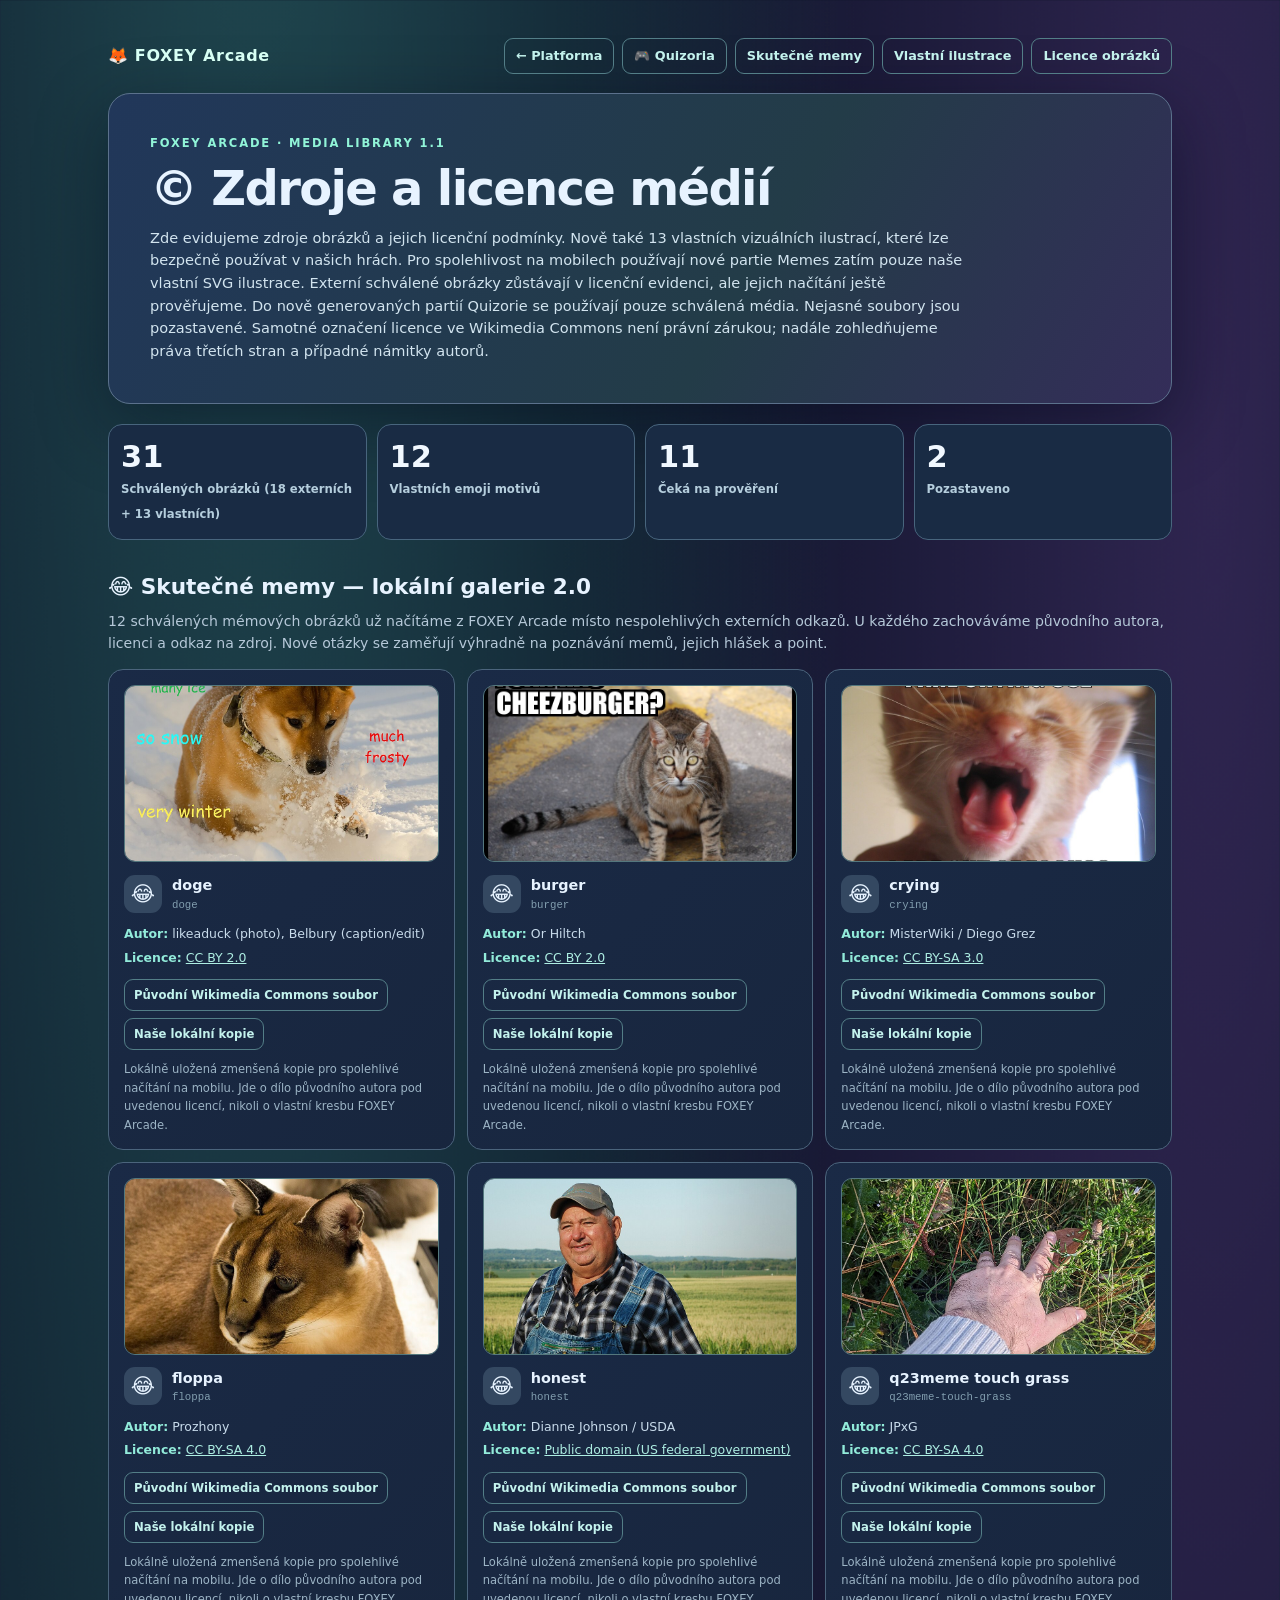
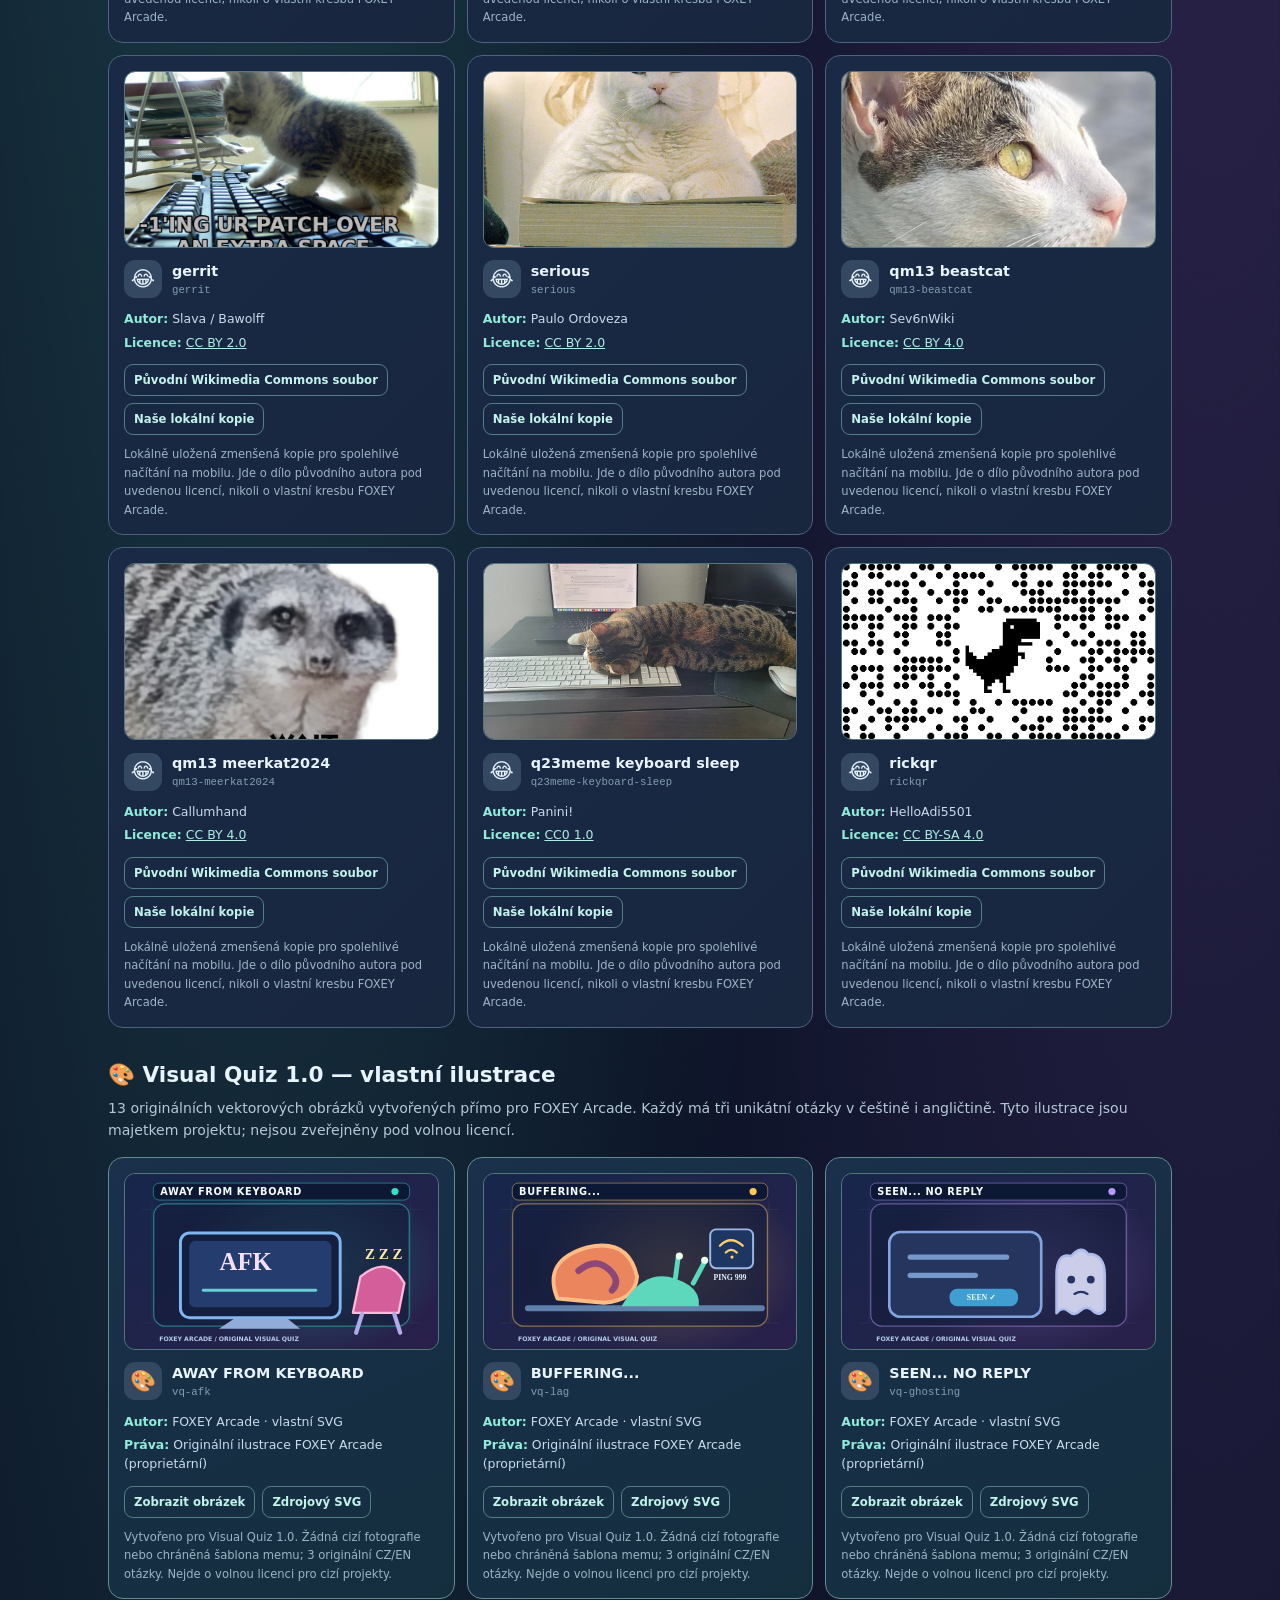
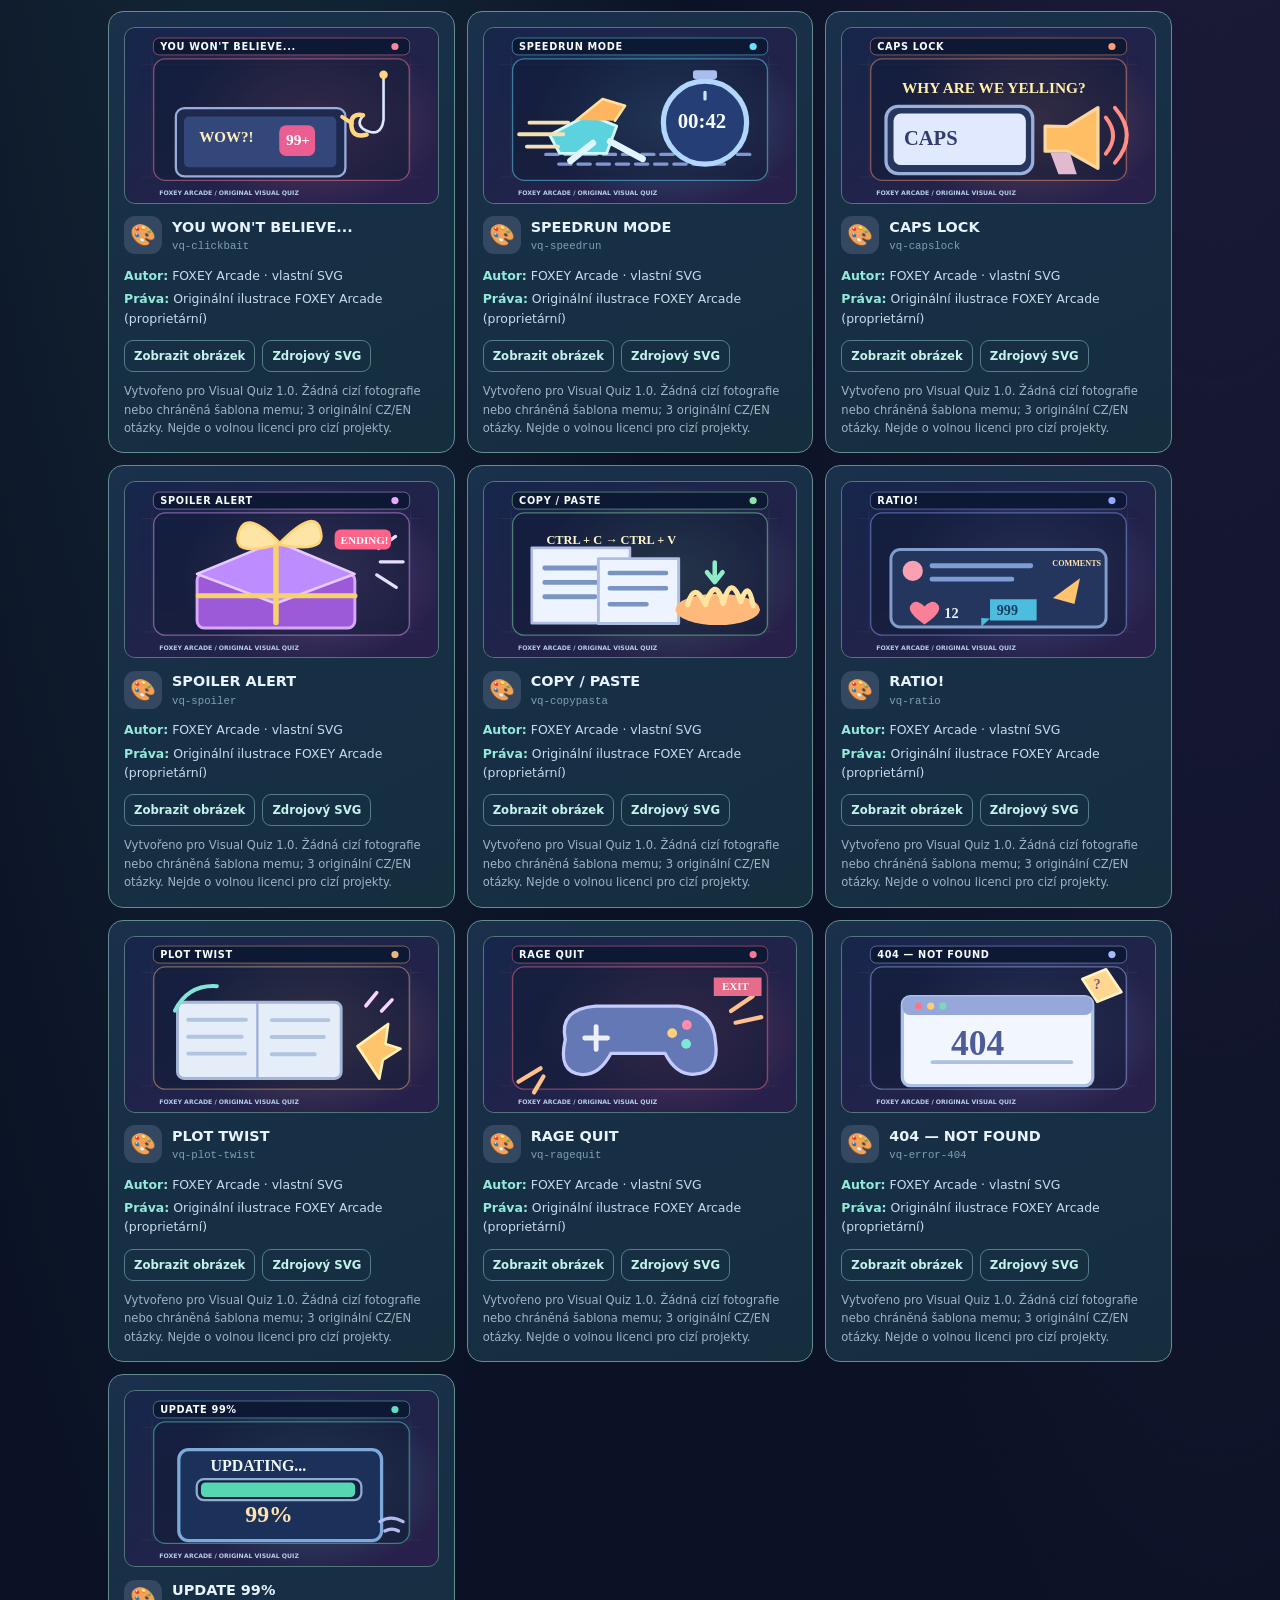
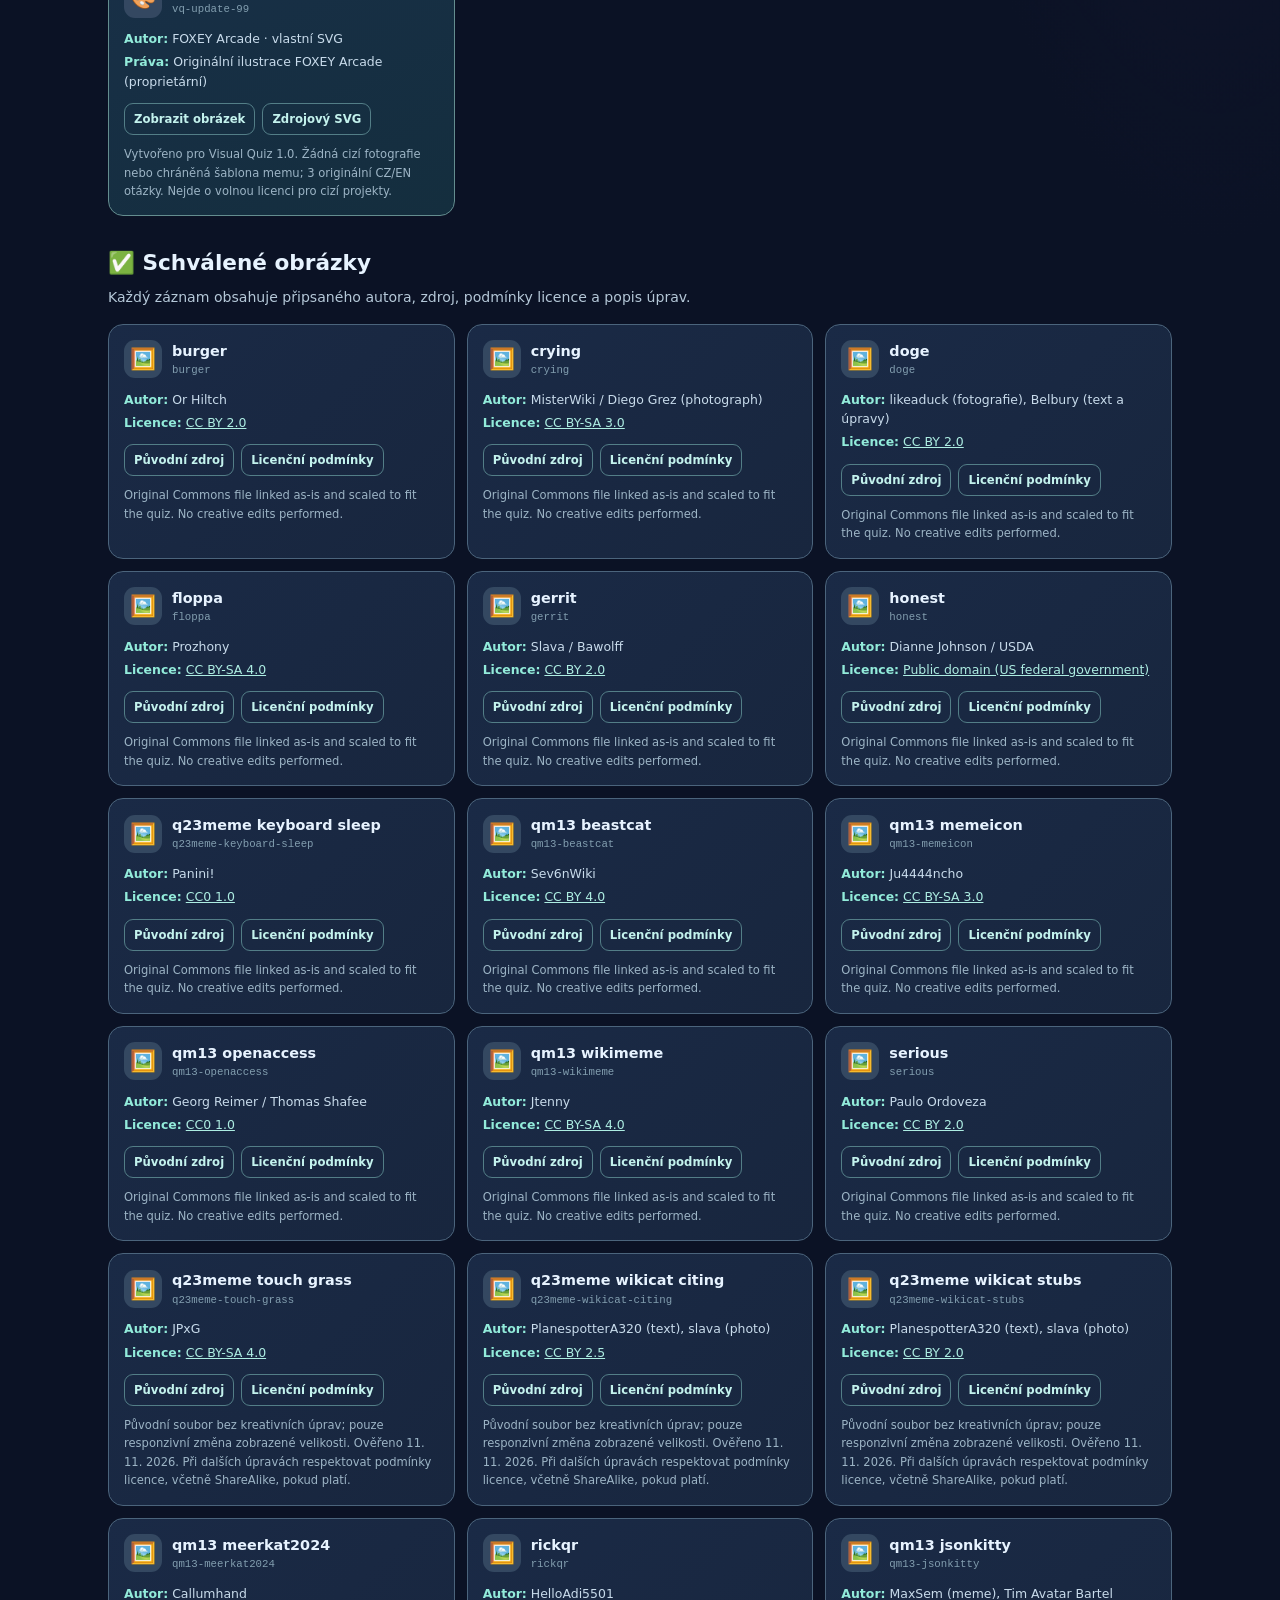
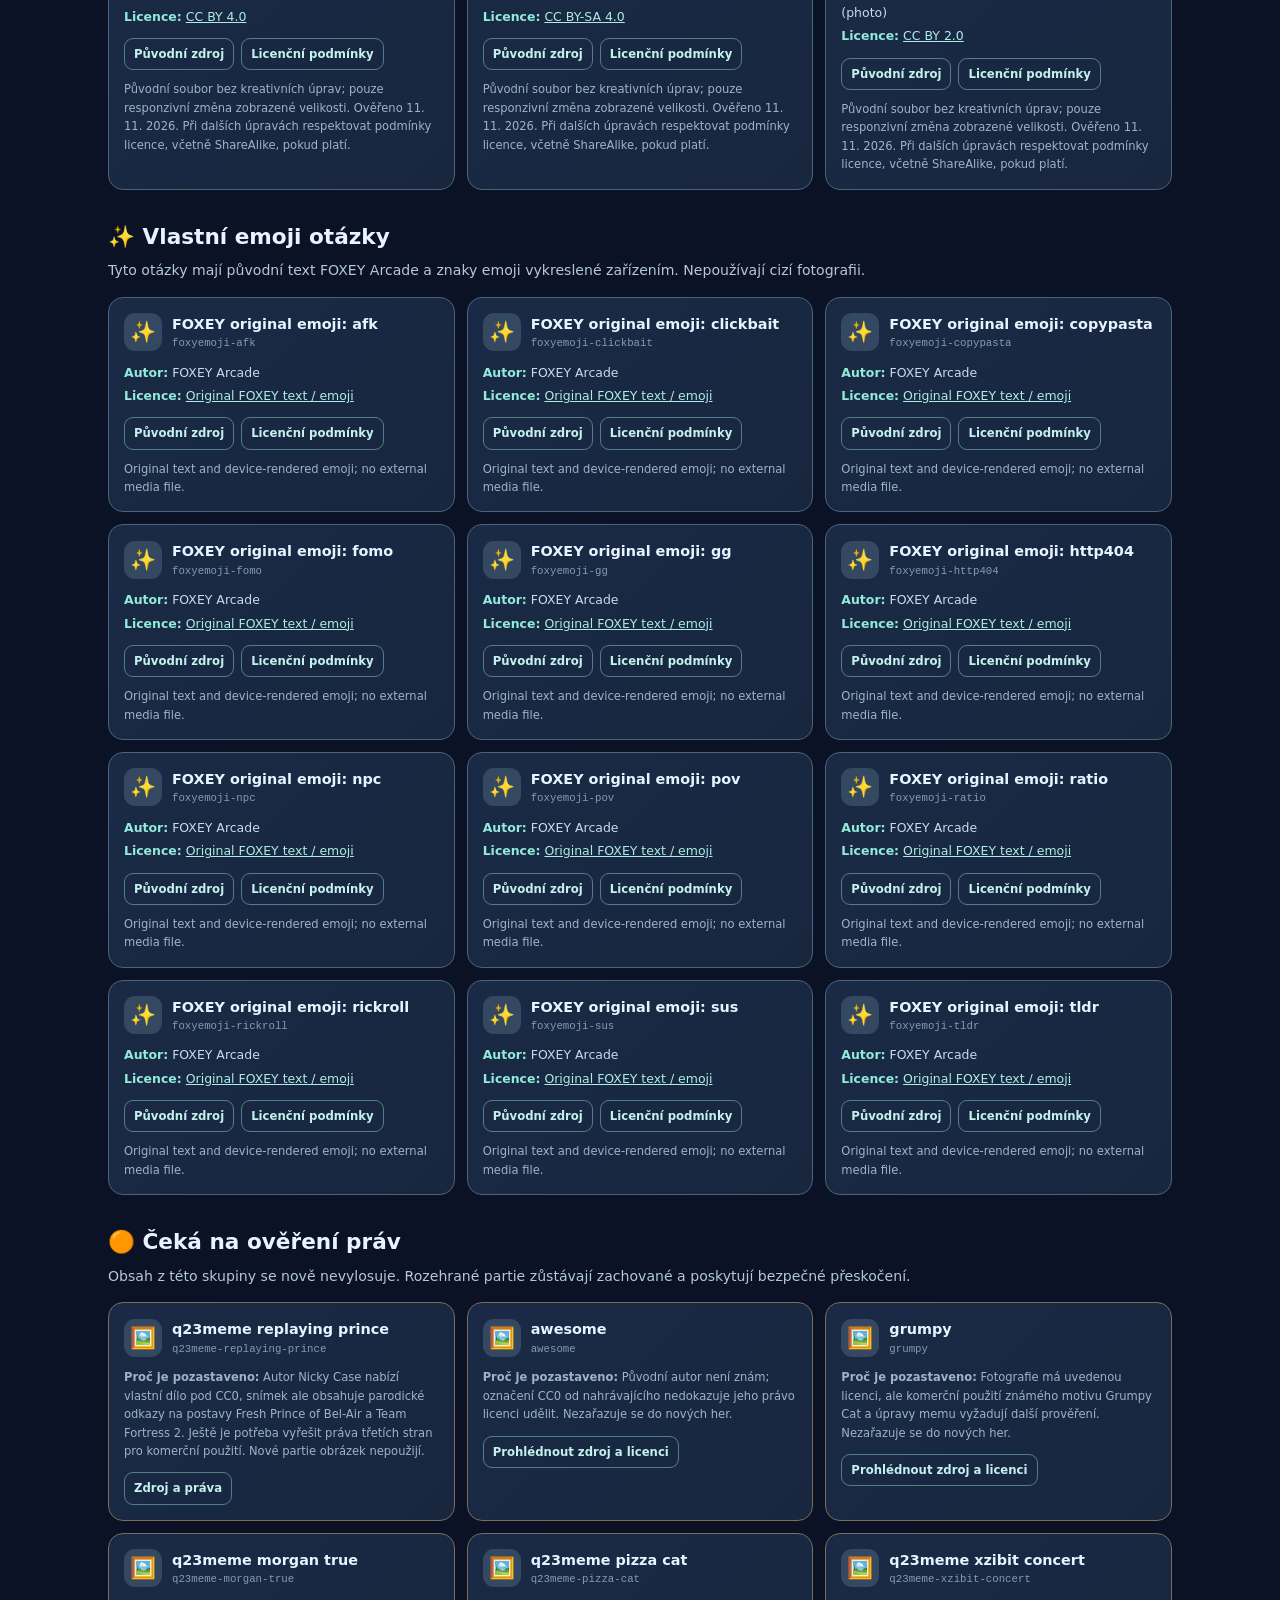
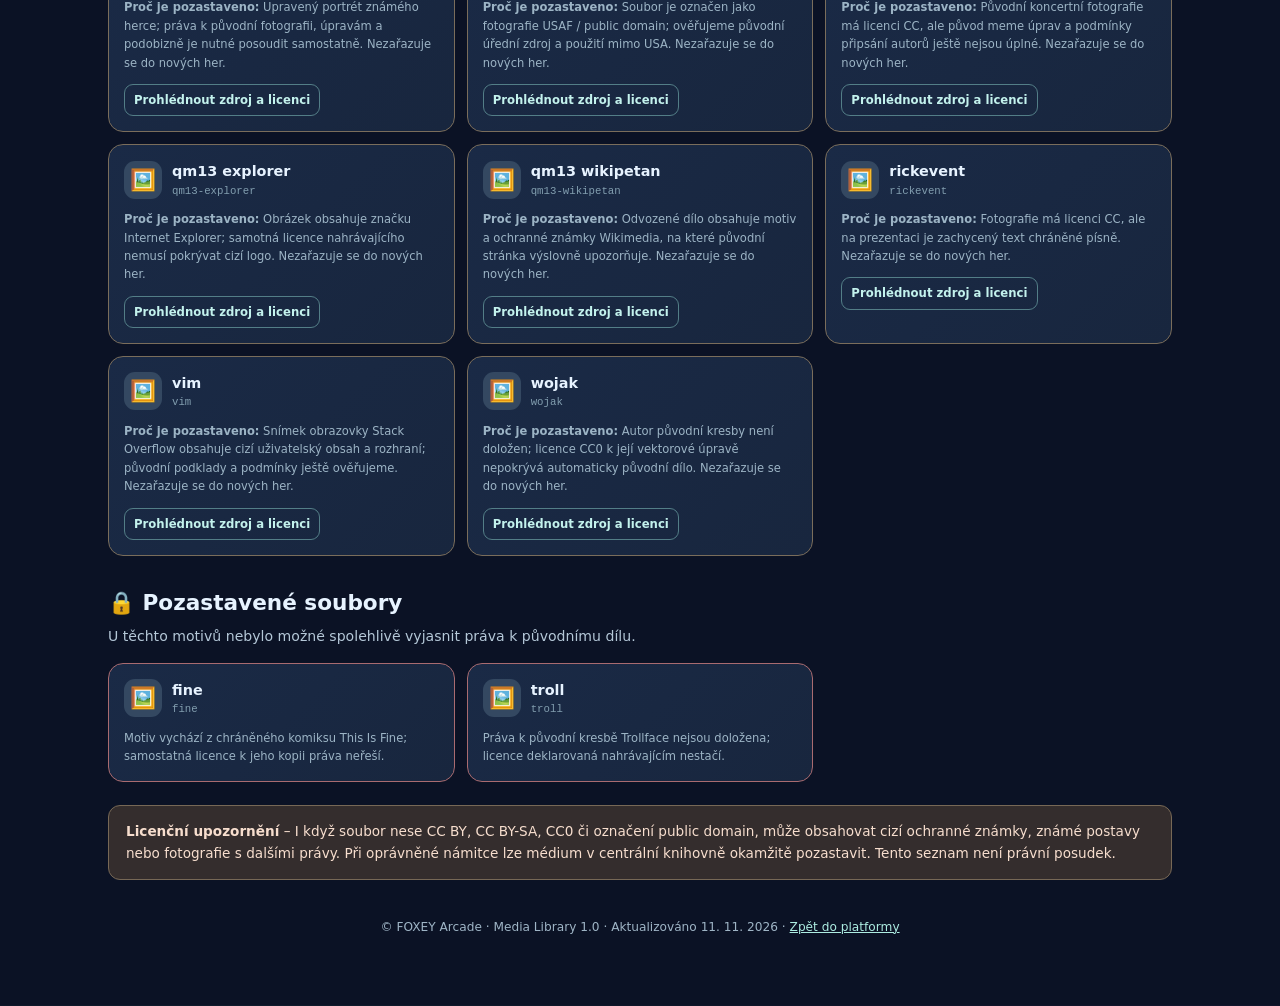
<file: arcade/media-library.html>
<!doctype html>
<html lang="cs"><head><meta charset="utf-8"/><meta name="viewport" content="width=device-width, initial-scale=1, viewport-fit=cover"/>
<title>© Knihovna médií — FOXEY Arcade</title><meta name="description" content="Zdroje a licence obrázků používaných ve hrách FOXEY Arcade; seznam schválených, prověřovaných a pozastavených děl."/>
<style>
:root{color-scheme:dark;font:16px/1.55 system-ui,-apple-system,"Segoe UI",Arial,sans-serif;background:#0b1225;color:#e7f3ff}
*{box-sizing:border-box}body{margin:0;min-height:100vh;background:radial-gradient(ellipse at 20% -10%,#214b52 0,transparent 42%),radial-gradient(ellipse at 95% 5%,#2f2550 0,transparent 38%),#0b1225}
.wrap{max-width:1120px;margin:auto;padding:clamp(18px,4vw,38px) clamp(15px,4vw,28px) 70px}
header{display:flex;align-items:center;justify-content:space-between;gap:14px;flex-wrap:wrap;padding-bottom:19px}
.logo{color:#d7fff4;text-decoration:none;font-weight:900;letter-spacing:.04em}
nav{display:flex;gap:8px;flex-wrap:wrap}nav a,.links a{color:#c3f2ed;border:1px solid #537e87;border-radius:9px;padding:7px 11px;text-decoration:none;font-weight:700;font-size:.8rem}
nav a:hover,.links a:hover,nav a:focus-visible,.links a:focus-visible{border-color:#90ecd1;background:#204b4c}
.hero{padding:clamp(21px,4.4vw,41px);border:1px solid #5b718c;border-radius:22px;background:linear-gradient(120deg,#21375a,#233c48 60%,#342d59);box-shadow:0 20px 70px #020a1870}
.kicker{color:#91f5d8;font-size:.72rem;font-weight:900;letter-spacing:.16em}
h1{margin:8px 0 12px;font-size:clamp(1.8rem,4.8vw,3rem);line-height:1.13;letter-spacing:-.035em}
.hero p{max-width:820px;color:#d2e4ef;font-size:.91rem;margin:0}
.metrics{display:grid;grid-template-columns:repeat(4,minmax(0,1fr));gap:10px;margin:20px 0 28px}
.metric{border:1px solid #48657d;border-radius:14px;background:#192b44;padding:14px 12px;min-width:0}
.metric b{font-size:1.9rem;display:block;color:#f1f8ff;font-variant-numeric:tabular-nums;line-height:1.2}
.metric span{color:#b5cedd;font-size:.73rem;font-weight:770}
section{margin-top:30px}section h2{font-size:1.35rem;margin:0 0 7px}section>p{color:#b5c8d8;margin:0 0 15px;font-size:.88rem}
.grid{display:grid;grid-template-columns:repeat(auto-fill,minmax(min(100%,260px),1fr));gap:12px}
.asset{border:1px solid #4b647c;border-radius:15px;padding:15px;background:linear-gradient(135deg,#1a2a46,#18263e);min-width:0}
.asset.visual-art{border-color:#648d8f;background:linear-gradient(155deg,#1a304b,#142e3e)}
.art-preview{display:block;width:100%;aspect-ratio:16/9;object-fit:cover;border-radius:11px;border:1px solid #54777d;background:#15233a;margin:0 0 12px}
.asset.review{border-color:#7a6d5b}.asset.blocked{border-color:#a96b70}
.asset-name{display:flex;align-items:center;gap:10px;margin-bottom:11px}.asset-name strong{display:block;overflow-wrap:anywhere;font-size:.9rem}.asset-name small{display:block;font-family:ui-monospace,SFMono-Regular,monospace;color:#829eaf;font-size:.67rem;overflow-wrap:anywhere}
.kind{display:grid;place-items:center;width:38px;height:38px;flex:0 0 38px;border-radius:11px;background:#344861;font-size:1.3rem}
.credits{display:grid;gap:4px;color:#c8dbeb;font-size:.78rem}.credits b{color:#92ebda}.credits a,.note a{color:#adede2}
.links{display:flex;flex-wrap:wrap;gap:7px;margin-top:12px}.links a{font-size:.73rem;padding:6px 9px}
.note{font-size:.72rem;color:#9cb4c5;line-height:1.6;margin:10px 0 0}
.warn{border:1px solid #776856;border-radius:12px;background:#342d2d;color:#f7dece;padding:14px 17px;font-size:.85rem;line-height:1.65;margin:23px 0}
footer{margin-top:38px;color:#9fb5c6;font-size:.76rem;text-align:center}
@media(max-width:650px){.metrics{grid-template-columns:repeat(2,minmax(0,1fr))}.metric b{font-size:1.6rem}nav a{padding:6px 9px}}
</style></head>
<body><main class="wrap">
<header><a class="logo" href="./">🦊 FOXEY Arcade</a><nav><a href="./">← Platforma</a><a href="../secure-quiz-beta.html">🎮 Quizoria</a><a href="#classic-memes">Skutečné memy</a><a href="#original-visuals">Vlastní ilustrace</a><a href="#approved-images">Licence obrázků</a></nav></header>
<div class="hero"><div class="kicker">FOXEY ARCADE · MEDIA LIBRARY 1.1</div><h1>© Zdroje a licence médií</h1>
<p>Zde evidujeme zdroje obrázků a jejich licenční podmínky. Nově také 13 vlastních vizuálních ilustrací, které lze bezpečně používat v našich hrách. Pro spolehlivost na mobilech používají nové partie Memes zatím pouze naše vlastní SVG ilustrace. Externí schválené obrázky zůstávají v licenční evidenci, ale jejich načítání ještě prověřujeme. Do nově generovaných partií Quizorie se používají pouze schválená média. Nejasné soubory jsou pozastavené. Samotné označení licence ve Wikimedia Commons není právní zárukou; nadále zohledňujeme práva třetích stran a případné námitky autorů.</p></div>
<div class="metrics"><div class="metric"><b>31</b><span>Schválených obrázků (18 externích + 13 vlastních)</span></div>
<div class="metric"><b>12</b><span>Vlastních emoji motivů</span></div>
<div class="metric"><b>11</b><span>Čeká na prověření</span></div>
<div class="metric"><b>2</b><span>Pozastaveno</span></div></div>
<section id="classic-memes"><h2>😂 Skutečné memy — lokální galerie 2.0</h2>
<p>12 schválených mémových obrázků už načítáme z FOXEY Arcade místo nespolehlivých externích odkazů. U každého zachováváme původního autora, licenci a odkaz na zdroj. Nové otázky se zaměřují výhradně na poznávání memů, jejich hlášek a point.</p>
<div class="grid"><article class="asset approved curated-meme">
<img class="art-preview" src="../quizoria/media/commons/meme-doge.jpg" alt="Meme doge" loading="lazy" decoding="async"/>
<div class="asset-name"><span class="kind" aria-hidden="true">😂</span><div>
<strong>doge</strong><small>doge</small></div></div>
<div class="credits"><span><b>Autor:</b> likeaduck (photo), Belbury (caption/edit)</span>
<span><b>Licence:</b> <a href="https://creativecommons.org/licenses/by/2.0/" target="_blank" rel="noopener noreferrer">CC BY 2.0</a></span></div>
<div class="links"><a href="https://commons.wikimedia.org/wiki/File:Doge_meme_example.jpg" target="_blank" rel="noopener noreferrer">Původní Wikimedia Commons soubor</a>
<a href="../quizoria/media/commons/meme-doge.jpg" target="_blank" rel="noopener noreferrer">Naše lokální kopie</a></div>
<p class="note">Lokálně uložená zmenšená kopie pro spolehlivé načítání na mobilu. Jde o dílo původního autora pod uvedenou licencí, nikoli o vlastní kresbu FOXEY Arcade.</p>
</article>
<article class="asset approved curated-meme">
<img class="art-preview" src="../quizoria/media/commons/meme-lolcat-cheezburger.jpg" alt="Meme burger" loading="lazy" decoding="async"/>
<div class="asset-name"><span class="kind" aria-hidden="true">😂</span><div>
<strong>burger</strong><small>burger</small></div></div>
<div class="credits"><span><b>Autor:</b> Or Hiltch</span>
<span><b>Licence:</b> <a href="https://creativecommons.org/licenses/by/2.0/" target="_blank" rel="noopener noreferrer">CC BY 2.0</a></span></div>
<div class="links"><a href="https://commons.wikimedia.org/wiki/File:I_can_has_cheezburger.jpg" target="_blank" rel="noopener noreferrer">Původní Wikimedia Commons soubor</a>
<a href="../quizoria/media/commons/meme-lolcat-cheezburger.jpg" target="_blank" rel="noopener noreferrer">Naše lokální kopie</a></div>
<p class="note">Lokálně uložená zmenšená kopie pro spolehlivé načítání na mobilu. Jde o dílo původního autora pod uvedenou licencí, nikoli o vlastní kresbu FOXEY Arcade.</p>
</article>
<article class="asset approved curated-meme">
<img class="art-preview" src="../quizoria/media/commons/meme-crying-cat.jpg" alt="Meme crying" loading="lazy" decoding="async"/>
<div class="asset-name"><span class="kind" aria-hidden="true">😂</span><div>
<strong>crying</strong><small>crying</small></div></div>
<div class="credits"><span><b>Autor:</b> MisterWiki / Diego Grez</span>
<span><b>Licence:</b> <a href="https://creativecommons.org/licenses/by-sa/3.0/" target="_blank" rel="noopener noreferrer">CC BY-SA 3.0</a></span></div>
<div class="links"><a href="https://commons.wikimedia.org/wiki/File:Cat_crying_(Lolcat).jpg" target="_blank" rel="noopener noreferrer">Původní Wikimedia Commons soubor</a>
<a href="../quizoria/media/commons/meme-crying-cat.jpg" target="_blank" rel="noopener noreferrer">Naše lokální kopie</a></div>
<p class="note">Lokálně uložená zmenšená kopie pro spolehlivé načítání na mobilu. Jde o dílo původního autora pod uvedenou licencí, nikoli o vlastní kresbu FOXEY Arcade.</p>
</article>
<article class="asset approved curated-meme">
<img class="art-preview" src="../quizoria/media/commons/meme-big-floppa.jpg" alt="Meme floppa" loading="lazy" decoding="async"/>
<div class="asset-name"><span class="kind" aria-hidden="true">😂</span><div>
<strong>floppa</strong><small>floppa</small></div></div>
<div class="credits"><span><b>Autor:</b> Prozhony</span>
<span><b>Licence:</b> <a href="https://creativecommons.org/licenses/by-sa/4.0/" target="_blank" rel="noopener noreferrer">CC BY-SA 4.0</a></span></div>
<div class="links"><a href="https://commons.wikimedia.org/wiki/File:Big_Floppa.jpg" target="_blank" rel="noopener noreferrer">Původní Wikimedia Commons soubor</a>
<a href="../quizoria/media/commons/meme-big-floppa.jpg" target="_blank" rel="noopener noreferrer">Naše lokální kopie</a></div>
<p class="note">Lokálně uložená zmenšená kopie pro spolehlivé načítání na mobilu. Jde o dílo původního autora pod uvedenou licencí, nikoli o vlastní kresbu FOXEY Arcade.</p>
</article>
<article class="asset approved curated-meme">
<img class="art-preview" src="../quizoria/media/commons/meme-honest-work.jpg" alt="Meme honest" loading="lazy" decoding="async"/>
<div class="asset-name"><span class="kind" aria-hidden="true">😂</span><div>
<strong>honest</strong><small>honest</small></div></div>
<div class="credits"><span><b>Autor:</b> Dianne Johnson / USDA</span>
<span><b>Licence:</b> <a href="https://creativecommons.org/publicdomain/mark/1.0/" target="_blank" rel="noopener noreferrer">Public domain (US federal government)</a></span></div>
<div class="links"><a href="https://commons.wikimedia.org/wiki/File:Ohio_farmer_David_Brandt.jpg" target="_blank" rel="noopener noreferrer">Původní Wikimedia Commons soubor</a>
<a href="../quizoria/media/commons/meme-honest-work.jpg" target="_blank" rel="noopener noreferrer">Naše lokální kopie</a></div>
<p class="note">Lokálně uložená zmenšená kopie pro spolehlivé načítání na mobilu. Jde o dílo původního autora pod uvedenou licencí, nikoli o vlastní kresbu FOXEY Arcade.</p>
</article>
<article class="asset approved curated-meme">
<img class="art-preview" src="../quizoria/media/commons/meme-touch-grass.jpg" alt="Meme q23meme-touch-grass" loading="lazy" decoding="async"/>
<div class="asset-name"><span class="kind" aria-hidden="true">😂</span><div>
<strong>q23meme touch grass</strong><small>q23meme-touch-grass</small></div></div>
<div class="credits"><span><b>Autor:</b> JPxG</span>
<span><b>Licence:</b> <a href="https://creativecommons.org/licenses/by-sa/4.0/" target="_blank" rel="noopener noreferrer">CC BY-SA 4.0</a></span></div>
<div class="links"><a href="https://commons.wikimedia.org/wiki/File:Touch_grass.jpg" target="_blank" rel="noopener noreferrer">Původní Wikimedia Commons soubor</a>
<a href="../quizoria/media/commons/meme-touch-grass.jpg" target="_blank" rel="noopener noreferrer">Naše lokální kopie</a></div>
<p class="note">Lokálně uložená zmenšená kopie pro spolehlivé načítání na mobilu. Jde o dílo původního autora pod uvedenou licencí, nikoli o vlastní kresbu FOXEY Arcade.</p>
</article>
<article class="asset approved curated-meme">
<img class="art-preview" src="../quizoria/media/commons/meme-keyboard-cat.jpg" alt="Meme gerrit" loading="lazy" decoding="async"/>
<div class="asset-name"><span class="kind" aria-hidden="true">😂</span><div>
<strong>gerrit</strong><small>gerrit</small></div></div>
<div class="credits"><span><b>Autor:</b> Slava / Bawolff</span>
<span><b>Licence:</b> <a href="https://creativecommons.org/licenses/by/2.0/" target="_blank" rel="noopener noreferrer">CC BY 2.0</a></span></div>
<div class="links"><a href="https://commons.wikimedia.org/wiki/File:Cat_keyboard_gerrit.jpg" target="_blank" rel="noopener noreferrer">Původní Wikimedia Commons soubor</a>
<a href="../quizoria/media/commons/meme-keyboard-cat.jpg" target="_blank" rel="noopener noreferrer">Naše lokální kopie</a></div>
<p class="note">Lokálně uložená zmenšená kopie pro spolehlivé načítání na mobilu. Jde o dílo původního autora pod uvedenou licencí, nikoli o vlastní kresbu FOXEY Arcade.</p>
</article>
<article class="asset approved curated-meme">
<img class="art-preview" src="../quizoria/media/commons/meme-lolcat-example.jpg" alt="Meme serious" loading="lazy" decoding="async"/>
<div class="asset-name"><span class="kind" aria-hidden="true">😂</span><div>
<strong>serious</strong><small>serious</small></div></div>
<div class="credits"><span><b>Autor:</b> Paulo Ordoveza</span>
<span><b>Licence:</b> <a href="https://creativecommons.org/licenses/by/2.0/" target="_blank" rel="noopener noreferrer">CC BY 2.0</a></span></div>
<div class="links"><a href="https://commons.wikimedia.org/wiki/File:CatLolCatExample.jpg" target="_blank" rel="noopener noreferrer">Původní Wikimedia Commons soubor</a>
<a href="../quizoria/media/commons/meme-lolcat-example.jpg" target="_blank" rel="noopener noreferrer">Naše lokální kopie</a></div>
<p class="note">Lokálně uložená zmenšená kopie pro spolehlivé načítání na mobilu. Jde o dílo původního autora pod uvedenou licencí, nikoli o vlastní kresbu FOXEY Arcade.</p>
</article>
<article class="asset approved curated-meme">
<img class="art-preview" src="../quizoria/media/commons/meme-beast-cat.jpg" alt="Meme qm13-beastcat" loading="lazy" decoding="async"/>
<div class="asset-name"><span class="kind" aria-hidden="true">😂</span><div>
<strong>qm13 beastcat</strong><small>qm13-beastcat</small></div></div>
<div class="credits"><span><b>Autor:</b> Sev6nWiki</span>
<span><b>Licence:</b> <a href="https://creativecommons.org/licenses/by/4.0/" target="_blank" rel="noopener noreferrer">CC BY 4.0</a></span></div>
<div class="links"><a href="https://commons.wikimedia.org/wiki/File:Beast_Cat_Original_(Meme).jpg" target="_blank" rel="noopener noreferrer">Původní Wikimedia Commons soubor</a>
<a href="../quizoria/media/commons/meme-beast-cat.jpg" target="_blank" rel="noopener noreferrer">Naše lokální kopie</a></div>
<p class="note">Lokálně uložená zmenšená kopie pro spolehlivé načítání na mobilu. Jde o dílo původního autora pod uvedenou licencí, nikoli o vlastní kresbu FOXEY Arcade.</p>
</article>
<article class="asset approved curated-meme">
<img class="art-preview" src="../quizoria/media/commons/meme-meerkat.jpg" alt="Meme qm13-meerkat2024" loading="lazy" decoding="async"/>
<div class="asset-name"><span class="kind" aria-hidden="true">😂</span><div>
<strong>qm13 meerkat2024</strong><small>qm13-meerkat2024</small></div></div>
<div class="credits"><span><b>Autor:</b> Callumhand</span>
<span><b>Licence:</b> <a href="https://creativecommons.org/licenses/by/4.0/" target="_blank" rel="noopener noreferrer">CC BY 4.0</a></span></div>
<div class="links"><a href="https://commons.wikimedia.org/wiki/File:Meerkat_meme.jpg" target="_blank" rel="noopener noreferrer">Původní Wikimedia Commons soubor</a>
<a href="../quizoria/media/commons/meme-meerkat.jpg" target="_blank" rel="noopener noreferrer">Naše lokální kopie</a></div>
<p class="note">Lokálně uložená zmenšená kopie pro spolehlivé načítání na mobilu. Jde o dílo původního autora pod uvedenou licencí, nikoli o vlastní kresbu FOXEY Arcade.</p>
</article>
<article class="asset approved curated-meme">
<img class="art-preview" src="../quizoria/media/commons/meme-sleepy-keyboard-cat.jpg" alt="Meme q23meme-keyboard-sleep" loading="lazy" decoding="async"/>
<div class="asset-name"><span class="kind" aria-hidden="true">😂</span><div>
<strong>q23meme keyboard sleep</strong><small>q23meme-keyboard-sleep</small></div></div>
<div class="credits"><span><b>Autor:</b> Panini!</span>
<span><b>Licence:</b> <a href="https://creativecommons.org/publicdomain/zero/1.0/" target="_blank" rel="noopener noreferrer">CC0 1.0</a></span></div>
<div class="links"><a href="https://commons.wikimedia.org/wiki/File:Cat_Sleeping_on_Keyboard.jpg" target="_blank" rel="noopener noreferrer">Původní Wikimedia Commons soubor</a>
<a href="../quizoria/media/commons/meme-sleepy-keyboard-cat.jpg" target="_blank" rel="noopener noreferrer">Naše lokální kopie</a></div>
<p class="note">Lokálně uložená zmenšená kopie pro spolehlivé načítání na mobilu. Jde o dílo původního autora pod uvedenou licencí, nikoli o vlastní kresbu FOXEY Arcade.</p>
</article>
<article class="asset approved curated-meme">
<img class="art-preview" src="../quizoria/media/commons/meme-rickroll-qr.png" alt="Meme rickqr" loading="lazy" decoding="async"/>
<div class="asset-name"><span class="kind" aria-hidden="true">😂</span><div>
<strong>rickqr</strong><small>rickqr</small></div></div>
<div class="credits"><span><b>Autor:</b> HelloAdi5501</span>
<span><b>Licence:</b> <a href="https://creativecommons.org/licenses/by-sa/4.0/" target="_blank" rel="noopener noreferrer">CC BY-SA 4.0</a></span></div>
<div class="links"><a href="https://commons.wikimedia.org/wiki/File:RickRoll_QR_Code.png" target="_blank" rel="noopener noreferrer">Původní Wikimedia Commons soubor</a>
<a href="../quizoria/media/commons/meme-rickroll-qr.png" target="_blank" rel="noopener noreferrer">Naše lokální kopie</a></div>
<p class="note">Lokálně uložená zmenšená kopie pro spolehlivé načítání na mobilu. Jde o dílo původního autora pod uvedenou licencí, nikoli o vlastní kresbu FOXEY Arcade.</p>
</article></div></section>
<section id="original-visuals"><h2>🎨 Visual Quiz 1.0 — vlastní ilustrace</h2><p>13 originálních vektorových obrázků vytvořených přímo pro FOXEY Arcade. Každý má tři unikátní otázky v češtině i angličtině. Tyto ilustrace jsou majetkem projektu; nejsou zveřejněny pod volnou licencí.</p><div class="grid"><article class="asset approved visual-art"><img class="art-preview" loading="lazy" decoding="async" alt="AWAY FROM KEYBOARD" src="../quizoria/media/vq-afk.svg"/>
<div class="asset-name"><span class="kind" aria-hidden="true">🎨</span><div><strong>AWAY FROM KEYBOARD</strong><small>vq-afk</small></div></div>
<div class="credits"><span><b>Autor:</b> FOXEY Arcade · vlastní SVG</span><span><b>Práva:</b> Originální ilustrace FOXEY Arcade (proprietární)</span></div>
<div class="links"><a href="../quizoria/media/vq-afk.svg" target="_blank" rel="noopener noreferrer">Zobrazit obrázek</a><a href="https://github.com/FOXEY-CZ/GuessTheGame-Web/blob/main/quizoria/media/vq-afk.svg" target="_blank" rel="noopener noreferrer">Zdrojový SVG</a></div><p class="note">Vytvořeno pro Visual Quiz 1.0. Žádná cizí fotografie nebo chráněná šablona memu; 3 originální CZ/EN otázky. Nejde o volnou licenci pro cizí projekty.</p>
</article>
<article class="asset approved visual-art"><img class="art-preview" loading="lazy" decoding="async" alt="BUFFERING..." src="../quizoria/media/vq-lag.svg"/>
<div class="asset-name"><span class="kind" aria-hidden="true">🎨</span><div><strong>BUFFERING...</strong><small>vq-lag</small></div></div>
<div class="credits"><span><b>Autor:</b> FOXEY Arcade · vlastní SVG</span><span><b>Práva:</b> Originální ilustrace FOXEY Arcade (proprietární)</span></div>
<div class="links"><a href="../quizoria/media/vq-lag.svg" target="_blank" rel="noopener noreferrer">Zobrazit obrázek</a><a href="https://github.com/FOXEY-CZ/GuessTheGame-Web/blob/main/quizoria/media/vq-lag.svg" target="_blank" rel="noopener noreferrer">Zdrojový SVG</a></div><p class="note">Vytvořeno pro Visual Quiz 1.0. Žádná cizí fotografie nebo chráněná šablona memu; 3 originální CZ/EN otázky. Nejde o volnou licenci pro cizí projekty.</p>
</article>
<article class="asset approved visual-art"><img class="art-preview" loading="lazy" decoding="async" alt="SEEN... NO REPLY" src="../quizoria/media/vq-ghosting.svg"/>
<div class="asset-name"><span class="kind" aria-hidden="true">🎨</span><div><strong>SEEN... NO REPLY</strong><small>vq-ghosting</small></div></div>
<div class="credits"><span><b>Autor:</b> FOXEY Arcade · vlastní SVG</span><span><b>Práva:</b> Originální ilustrace FOXEY Arcade (proprietární)</span></div>
<div class="links"><a href="../quizoria/media/vq-ghosting.svg" target="_blank" rel="noopener noreferrer">Zobrazit obrázek</a><a href="https://github.com/FOXEY-CZ/GuessTheGame-Web/blob/main/quizoria/media/vq-ghosting.svg" target="_blank" rel="noopener noreferrer">Zdrojový SVG</a></div><p class="note">Vytvořeno pro Visual Quiz 1.0. Žádná cizí fotografie nebo chráněná šablona memu; 3 originální CZ/EN otázky. Nejde o volnou licenci pro cizí projekty.</p>
</article>
<article class="asset approved visual-art"><img class="art-preview" loading="lazy" decoding="async" alt="YOU WON'T BELIEVE..." src="../quizoria/media/vq-clickbait.svg"/>
<div class="asset-name"><span class="kind" aria-hidden="true">🎨</span><div><strong>YOU WON'T BELIEVE...</strong><small>vq-clickbait</small></div></div>
<div class="credits"><span><b>Autor:</b> FOXEY Arcade · vlastní SVG</span><span><b>Práva:</b> Originální ilustrace FOXEY Arcade (proprietární)</span></div>
<div class="links"><a href="../quizoria/media/vq-clickbait.svg" target="_blank" rel="noopener noreferrer">Zobrazit obrázek</a><a href="https://github.com/FOXEY-CZ/GuessTheGame-Web/blob/main/quizoria/media/vq-clickbait.svg" target="_blank" rel="noopener noreferrer">Zdrojový SVG</a></div><p class="note">Vytvořeno pro Visual Quiz 1.0. Žádná cizí fotografie nebo chráněná šablona memu; 3 originální CZ/EN otázky. Nejde o volnou licenci pro cizí projekty.</p>
</article>
<article class="asset approved visual-art"><img class="art-preview" loading="lazy" decoding="async" alt="SPEEDRUN MODE" src="../quizoria/media/vq-speedrun.svg"/>
<div class="asset-name"><span class="kind" aria-hidden="true">🎨</span><div><strong>SPEEDRUN MODE</strong><small>vq-speedrun</small></div></div>
<div class="credits"><span><b>Autor:</b> FOXEY Arcade · vlastní SVG</span><span><b>Práva:</b> Originální ilustrace FOXEY Arcade (proprietární)</span></div>
<div class="links"><a href="../quizoria/media/vq-speedrun.svg" target="_blank" rel="noopener noreferrer">Zobrazit obrázek</a><a href="https://github.com/FOXEY-CZ/GuessTheGame-Web/blob/main/quizoria/media/vq-speedrun.svg" target="_blank" rel="noopener noreferrer">Zdrojový SVG</a></div><p class="note">Vytvořeno pro Visual Quiz 1.0. Žádná cizí fotografie nebo chráněná šablona memu; 3 originální CZ/EN otázky. Nejde o volnou licenci pro cizí projekty.</p>
</article>
<article class="asset approved visual-art"><img class="art-preview" loading="lazy" decoding="async" alt="CAPS LOCK" src="../quizoria/media/vq-capslock.svg"/>
<div class="asset-name"><span class="kind" aria-hidden="true">🎨</span><div><strong>CAPS LOCK</strong><small>vq-capslock</small></div></div>
<div class="credits"><span><b>Autor:</b> FOXEY Arcade · vlastní SVG</span><span><b>Práva:</b> Originální ilustrace FOXEY Arcade (proprietární)</span></div>
<div class="links"><a href="../quizoria/media/vq-capslock.svg" target="_blank" rel="noopener noreferrer">Zobrazit obrázek</a><a href="https://github.com/FOXEY-CZ/GuessTheGame-Web/blob/main/quizoria/media/vq-capslock.svg" target="_blank" rel="noopener noreferrer">Zdrojový SVG</a></div><p class="note">Vytvořeno pro Visual Quiz 1.0. Žádná cizí fotografie nebo chráněná šablona memu; 3 originální CZ/EN otázky. Nejde o volnou licenci pro cizí projekty.</p>
</article>
<article class="asset approved visual-art"><img class="art-preview" loading="lazy" decoding="async" alt="SPOILER ALERT" src="../quizoria/media/vq-spoiler.svg"/>
<div class="asset-name"><span class="kind" aria-hidden="true">🎨</span><div><strong>SPOILER ALERT</strong><small>vq-spoiler</small></div></div>
<div class="credits"><span><b>Autor:</b> FOXEY Arcade · vlastní SVG</span><span><b>Práva:</b> Originální ilustrace FOXEY Arcade (proprietární)</span></div>
<div class="links"><a href="../quizoria/media/vq-spoiler.svg" target="_blank" rel="noopener noreferrer">Zobrazit obrázek</a><a href="https://github.com/FOXEY-CZ/GuessTheGame-Web/blob/main/quizoria/media/vq-spoiler.svg" target="_blank" rel="noopener noreferrer">Zdrojový SVG</a></div><p class="note">Vytvořeno pro Visual Quiz 1.0. Žádná cizí fotografie nebo chráněná šablona memu; 3 originální CZ/EN otázky. Nejde o volnou licenci pro cizí projekty.</p>
</article>
<article class="asset approved visual-art"><img class="art-preview" loading="lazy" decoding="async" alt="COPY / PASTE" src="../quizoria/media/vq-copypasta.svg"/>
<div class="asset-name"><span class="kind" aria-hidden="true">🎨</span><div><strong>COPY / PASTE</strong><small>vq-copypasta</small></div></div>
<div class="credits"><span><b>Autor:</b> FOXEY Arcade · vlastní SVG</span><span><b>Práva:</b> Originální ilustrace FOXEY Arcade (proprietární)</span></div>
<div class="links"><a href="../quizoria/media/vq-copypasta.svg" target="_blank" rel="noopener noreferrer">Zobrazit obrázek</a><a href="https://github.com/FOXEY-CZ/GuessTheGame-Web/blob/main/quizoria/media/vq-copypasta.svg" target="_blank" rel="noopener noreferrer">Zdrojový SVG</a></div><p class="note">Vytvořeno pro Visual Quiz 1.0. Žádná cizí fotografie nebo chráněná šablona memu; 3 originální CZ/EN otázky. Nejde o volnou licenci pro cizí projekty.</p>
</article>
<article class="asset approved visual-art"><img class="art-preview" loading="lazy" decoding="async" alt="RATIO!" src="../quizoria/media/vq-ratio.svg"/>
<div class="asset-name"><span class="kind" aria-hidden="true">🎨</span><div><strong>RATIO!</strong><small>vq-ratio</small></div></div>
<div class="credits"><span><b>Autor:</b> FOXEY Arcade · vlastní SVG</span><span><b>Práva:</b> Originální ilustrace FOXEY Arcade (proprietární)</span></div>
<div class="links"><a href="../quizoria/media/vq-ratio.svg" target="_blank" rel="noopener noreferrer">Zobrazit obrázek</a><a href="https://github.com/FOXEY-CZ/GuessTheGame-Web/blob/main/quizoria/media/vq-ratio.svg" target="_blank" rel="noopener noreferrer">Zdrojový SVG</a></div><p class="note">Vytvořeno pro Visual Quiz 1.0. Žádná cizí fotografie nebo chráněná šablona memu; 3 originální CZ/EN otázky. Nejde o volnou licenci pro cizí projekty.</p>
</article>
<article class="asset approved visual-art"><img class="art-preview" loading="lazy" decoding="async" alt="PLOT TWIST" src="../quizoria/media/vq-plot-twist.svg"/>
<div class="asset-name"><span class="kind" aria-hidden="true">🎨</span><div><strong>PLOT TWIST</strong><small>vq-plot-twist</small></div></div>
<div class="credits"><span><b>Autor:</b> FOXEY Arcade · vlastní SVG</span><span><b>Práva:</b> Originální ilustrace FOXEY Arcade (proprietární)</span></div>
<div class="links"><a href="../quizoria/media/vq-plot-twist.svg" target="_blank" rel="noopener noreferrer">Zobrazit obrázek</a><a href="https://github.com/FOXEY-CZ/GuessTheGame-Web/blob/main/quizoria/media/vq-plot-twist.svg" target="_blank" rel="noopener noreferrer">Zdrojový SVG</a></div><p class="note">Vytvořeno pro Visual Quiz 1.0. Žádná cizí fotografie nebo chráněná šablona memu; 3 originální CZ/EN otázky. Nejde o volnou licenci pro cizí projekty.</p>
</article>
<article class="asset approved visual-art"><img class="art-preview" loading="lazy" decoding="async" alt="RAGE QUIT" src="../quizoria/media/vq-ragequit.svg"/>
<div class="asset-name"><span class="kind" aria-hidden="true">🎨</span><div><strong>RAGE QUIT</strong><small>vq-ragequit</small></div></div>
<div class="credits"><span><b>Autor:</b> FOXEY Arcade · vlastní SVG</span><span><b>Práva:</b> Originální ilustrace FOXEY Arcade (proprietární)</span></div>
<div class="links"><a href="../quizoria/media/vq-ragequit.svg" target="_blank" rel="noopener noreferrer">Zobrazit obrázek</a><a href="https://github.com/FOXEY-CZ/GuessTheGame-Web/blob/main/quizoria/media/vq-ragequit.svg" target="_blank" rel="noopener noreferrer">Zdrojový SVG</a></div><p class="note">Vytvořeno pro Visual Quiz 1.0. Žádná cizí fotografie nebo chráněná šablona memu; 3 originální CZ/EN otázky. Nejde o volnou licenci pro cizí projekty.</p>
</article>
<article class="asset approved visual-art"><img class="art-preview" loading="lazy" decoding="async" alt="404 — NOT FOUND" src="../quizoria/media/vq-error-404.svg"/>
<div class="asset-name"><span class="kind" aria-hidden="true">🎨</span><div><strong>404 — NOT FOUND</strong><small>vq-error-404</small></div></div>
<div class="credits"><span><b>Autor:</b> FOXEY Arcade · vlastní SVG</span><span><b>Práva:</b> Originální ilustrace FOXEY Arcade (proprietární)</span></div>
<div class="links"><a href="../quizoria/media/vq-error-404.svg" target="_blank" rel="noopener noreferrer">Zobrazit obrázek</a><a href="https://github.com/FOXEY-CZ/GuessTheGame-Web/blob/main/quizoria/media/vq-error-404.svg" target="_blank" rel="noopener noreferrer">Zdrojový SVG</a></div><p class="note">Vytvořeno pro Visual Quiz 1.0. Žádná cizí fotografie nebo chráněná šablona memu; 3 originální CZ/EN otázky. Nejde o volnou licenci pro cizí projekty.</p>
</article>
<article class="asset approved visual-art"><img class="art-preview" loading="lazy" decoding="async" alt="UPDATE 99%" src="../quizoria/media/vq-update-99.svg"/>
<div class="asset-name"><span class="kind" aria-hidden="true">🎨</span><div><strong>UPDATE 99%</strong><small>vq-update-99</small></div></div>
<div class="credits"><span><b>Autor:</b> FOXEY Arcade · vlastní SVG</span><span><b>Práva:</b> Originální ilustrace FOXEY Arcade (proprietární)</span></div>
<div class="links"><a href="../quizoria/media/vq-update-99.svg" target="_blank" rel="noopener noreferrer">Zobrazit obrázek</a><a href="https://github.com/FOXEY-CZ/GuessTheGame-Web/blob/main/quizoria/media/vq-update-99.svg" target="_blank" rel="noopener noreferrer">Zdrojový SVG</a></div><p class="note">Vytvořeno pro Visual Quiz 1.0. Žádná cizí fotografie nebo chráněná šablona memu; 3 originální CZ/EN otázky. Nejde o volnou licenci pro cizí projekty.</p>
</article></div></section>
<section id="approved-images"><h2>✅ Schválené obrázky</h2><p>Každý záznam obsahuje připsaného autora, zdroj, podmínky licence a popis úprav.</p><div class="grid"><article class="asset approved">
   <div class="asset-name"><span class="kind" aria-hidden="true">🖼️</span>
     <div><strong>burger</strong><small>burger</small></div>
   </div><div class="credits"><span><b>Autor:</b> Or Hiltch</span><span><b>Licence:</b> <a href="https://creativecommons.org/licenses/by/2.0/" target="_blank" rel="noopener noreferrer">CC BY 2.0</a></span></div>
  <div class="links"><a href="https://commons.wikimedia.org/wiki/File:I_can_has_cheezburger.jpg" target="_blank" rel="noopener noreferrer">Původní zdroj</a><a href="https://creativecommons.org/licenses/by/2.0/" target="_blank" rel="noopener noreferrer">Licenční podmínky</a></div>
  <p class="note">Original Commons file linked as-is and scaled to fit the quiz. No creative edits performed.</p>
 </article>
<article class="asset approved">
   <div class="asset-name"><span class="kind" aria-hidden="true">🖼️</span>
     <div><strong>crying</strong><small>crying</small></div>
   </div><div class="credits"><span><b>Autor:</b> MisterWiki / Diego Grez (photograph)</span><span><b>Licence:</b> <a href="https://creativecommons.org/licenses/by-sa/3.0/" target="_blank" rel="noopener noreferrer">CC BY-SA 3.0</a></span></div>
  <div class="links"><a href="https://commons.wikimedia.org/wiki/File:Cat_crying_(Lolcat).jpg" target="_blank" rel="noopener noreferrer">Původní zdroj</a><a href="https://creativecommons.org/licenses/by-sa/3.0/" target="_blank" rel="noopener noreferrer">Licenční podmínky</a></div>
  <p class="note">Original Commons file linked as-is and scaled to fit the quiz. No creative edits performed.</p>
 </article>
<article class="asset approved">
   <div class="asset-name"><span class="kind" aria-hidden="true">🖼️</span>
     <div><strong>doge</strong><small>doge</small></div>
   </div><div class="credits"><span><b>Autor:</b> likeaduck (fotografie), Belbury (text a úpravy)</span><span><b>Licence:</b> <a href="https://creativecommons.org/licenses/by/2.0/" target="_blank" rel="noopener noreferrer">CC BY 2.0</a></span></div>
  <div class="links"><a href="https://commons.wikimedia.org/wiki/File:Doge_meme_example.jpg" target="_blank" rel="noopener noreferrer">Původní zdroj</a><a href="https://creativecommons.org/licenses/by/2.0/" target="_blank" rel="noopener noreferrer">Licenční podmínky</a></div>
  <p class="note">Original Commons file linked as-is and scaled to fit the quiz. No creative edits performed.</p>
 </article>
<article class="asset approved">
   <div class="asset-name"><span class="kind" aria-hidden="true">🖼️</span>
     <div><strong>floppa</strong><small>floppa</small></div>
   </div><div class="credits"><span><b>Autor:</b> Prozhony</span><span><b>Licence:</b> <a href="https://creativecommons.org/licenses/by-sa/4.0/" target="_blank" rel="noopener noreferrer">CC BY-SA 4.0</a></span></div>
  <div class="links"><a href="https://commons.wikimedia.org/wiki/File:Big_Floppa.jpg" target="_blank" rel="noopener noreferrer">Původní zdroj</a><a href="https://creativecommons.org/licenses/by-sa/4.0/" target="_blank" rel="noopener noreferrer">Licenční podmínky</a></div>
  <p class="note">Original Commons file linked as-is and scaled to fit the quiz. No creative edits performed.</p>
 </article>
<article class="asset approved">
   <div class="asset-name"><span class="kind" aria-hidden="true">🖼️</span>
     <div><strong>gerrit</strong><small>gerrit</small></div>
   </div><div class="credits"><span><b>Autor:</b> Slava / Bawolff</span><span><b>Licence:</b> <a href="https://creativecommons.org/licenses/by/2.0/" target="_blank" rel="noopener noreferrer">CC BY 2.0</a></span></div>
  <div class="links"><a href="https://commons.wikimedia.org/wiki/File:Cat_keyboard_gerrit.jpg" target="_blank" rel="noopener noreferrer">Původní zdroj</a><a href="https://creativecommons.org/licenses/by/2.0/" target="_blank" rel="noopener noreferrer">Licenční podmínky</a></div>
  <p class="note">Original Commons file linked as-is and scaled to fit the quiz. No creative edits performed.</p>
 </article>
<article class="asset approved">
   <div class="asset-name"><span class="kind" aria-hidden="true">🖼️</span>
     <div><strong>honest</strong><small>honest</small></div>
   </div><div class="credits"><span><b>Autor:</b> Dianne Johnson / USDA</span><span><b>Licence:</b> <a href="https://creativecommons.org/publicdomain/mark/1.0/" target="_blank" rel="noopener noreferrer">Public domain (US federal government)</a></span></div>
  <div class="links"><a href="https://commons.wikimedia.org/wiki/File:Ohio_farmer_David_Brandt.jpg" target="_blank" rel="noopener noreferrer">Původní zdroj</a><a href="https://creativecommons.org/publicdomain/mark/1.0/" target="_blank" rel="noopener noreferrer">Licenční podmínky</a></div>
  <p class="note">Original Commons file linked as-is and scaled to fit the quiz. No creative edits performed.</p>
 </article>
<article class="asset approved">
   <div class="asset-name"><span class="kind" aria-hidden="true">🖼️</span>
     <div><strong>q23meme keyboard sleep</strong><small>q23meme-keyboard-sleep</small></div>
   </div><div class="credits"><span><b>Autor:</b> Panini!</span><span><b>Licence:</b> <a href="https://creativecommons.org/publicdomain/zero/1.0/" target="_blank" rel="noopener noreferrer">CC0 1.0</a></span></div>
  <div class="links"><a href="https://commons.wikimedia.org/wiki/File:Cat_Sleeping_on_Keyboard.jpg" target="_blank" rel="noopener noreferrer">Původní zdroj</a><a href="https://creativecommons.org/publicdomain/zero/1.0/" target="_blank" rel="noopener noreferrer">Licenční podmínky</a></div>
  <p class="note">Original Commons file linked as-is and scaled to fit the quiz. No creative edits performed.</p>
 </article>
<article class="asset approved">
   <div class="asset-name"><span class="kind" aria-hidden="true">🖼️</span>
     <div><strong>qm13 beastcat</strong><small>qm13-beastcat</small></div>
   </div><div class="credits"><span><b>Autor:</b> Sev6nWiki</span><span><b>Licence:</b> <a href="https://creativecommons.org/licenses/by/4.0/" target="_blank" rel="noopener noreferrer">CC BY 4.0</a></span></div>
  <div class="links"><a href="https://commons.wikimedia.org/wiki/File:Beast_Cat_Original_(Meme).jpg" target="_blank" rel="noopener noreferrer">Původní zdroj</a><a href="https://creativecommons.org/licenses/by/4.0/" target="_blank" rel="noopener noreferrer">Licenční podmínky</a></div>
  <p class="note">Original Commons file linked as-is and scaled to fit the quiz. No creative edits performed.</p>
 </article>
<article class="asset approved">
   <div class="asset-name"><span class="kind" aria-hidden="true">🖼️</span>
     <div><strong>qm13 memeicon</strong><small>qm13-memeicon</small></div>
   </div><div class="credits"><span><b>Autor:</b> Ju4444ncho</span><span><b>Licence:</b> <a href="https://creativecommons.org/licenses/by-sa/3.0/" target="_blank" rel="noopener noreferrer">CC BY-SA 3.0</a></span></div>
  <div class="links"><a href="https://commons.wikimedia.org/wiki/File:Meme.gif" target="_blank" rel="noopener noreferrer">Původní zdroj</a><a href="https://creativecommons.org/licenses/by-sa/3.0/" target="_blank" rel="noopener noreferrer">Licenční podmínky</a></div>
  <p class="note">Original Commons file linked as-is and scaled to fit the quiz. No creative edits performed.</p>
 </article>
<article class="asset approved">
   <div class="asset-name"><span class="kind" aria-hidden="true">🖼️</span>
     <div><strong>qm13 openaccess</strong><small>qm13-openaccess</small></div>
   </div><div class="credits"><span><b>Autor:</b> Georg Reimer / Thomas Shafee</span><span><b>Licence:</b> <a href="https://creativecommons.org/publicdomain/zero/1.0/" target="_blank" rel="noopener noreferrer">CC0 1.0</a></span></div>
  <div class="links"><a href="https://commons.wikimedia.org/wiki/File:Open_access_meme.gif" target="_blank" rel="noopener noreferrer">Původní zdroj</a><a href="https://creativecommons.org/publicdomain/zero/1.0/" target="_blank" rel="noopener noreferrer">Licenční podmínky</a></div>
  <p class="note">Original Commons file linked as-is and scaled to fit the quiz. No creative edits performed.</p>
 </article>
<article class="asset approved">
   <div class="asset-name"><span class="kind" aria-hidden="true">🖼️</span>
     <div><strong>qm13 wikimeme</strong><small>qm13-wikimeme</small></div>
   </div><div class="credits"><span><b>Autor:</b> Jtenny</span><span><b>Licence:</b> <a href="https://creativecommons.org/licenses/by-sa/4.0/" target="_blank" rel="noopener noreferrer">CC BY-SA 4.0</a></span></div>
  <div class="links"><a href="https://commons.wikimedia.org/wiki/File:Wiki_Meme.jpg" target="_blank" rel="noopener noreferrer">Původní zdroj</a><a href="https://creativecommons.org/licenses/by-sa/4.0/" target="_blank" rel="noopener noreferrer">Licenční podmínky</a></div>
  <p class="note">Original Commons file linked as-is and scaled to fit the quiz. No creative edits performed.</p>
 </article>
<article class="asset approved">
   <div class="asset-name"><span class="kind" aria-hidden="true">🖼️</span>
     <div><strong>serious</strong><small>serious</small></div>
   </div><div class="credits"><span><b>Autor:</b> Paulo Ordoveza</span><span><b>Licence:</b> <a href="https://creativecommons.org/licenses/by/2.0/" target="_blank" rel="noopener noreferrer">CC BY 2.0</a></span></div>
  <div class="links"><a href="https://commons.wikimedia.org/wiki/File:CatLolCatExample.jpg" target="_blank" rel="noopener noreferrer">Původní zdroj</a><a href="https://creativecommons.org/licenses/by/2.0/" target="_blank" rel="noopener noreferrer">Licenční podmínky</a></div>
  <p class="note">Original Commons file linked as-is and scaled to fit the quiz. No creative edits performed.</p>
 </article><article class="asset approved">
  <div class="asset-name"><span class="kind" aria-hidden="true">🖼️</span>
    <div><strong>q23meme touch grass</strong><small>q23meme-touch-grass</small></div>
  </div><div class="credits"><span><b>Autor:</b> JPxG</span><span><b>Licence:</b> <a href="https://creativecommons.org/licenses/by-sa/4.0/" target="_blank" rel="noopener noreferrer">CC BY-SA 4.0</a></span></div>
  <div class="links"><a href="https://commons.wikimedia.org/wiki/File:Touch_grass.jpg" target="_blank" rel="noopener noreferrer">Původní zdroj</a><a href="https://creativecommons.org/licenses/by-sa/4.0/" target="_blank" rel="noopener noreferrer">Licenční podmínky</a></div>
  <p class="note">Původní soubor bez kreativních úprav; pouze responzivní změna zobrazené velikosti. Ověřeno 11. 11. 2026. Při dalších úpravách respektovat podmínky licence, včetně ShareAlike, pokud platí.</p>
 </article>
<article class="asset approved">
  <div class="asset-name"><span class="kind" aria-hidden="true">🖼️</span>
    <div><strong>q23meme wikicat citing</strong><small>q23meme-wikicat-citing</small></div>
  </div><div class="credits"><span><b>Autor:</b> PlanespotterA320 (text), slava (photo)</span><span><b>Licence:</b> <a href="https://creativecommons.org/licenses/by/2.5/" target="_blank" rel="noopener noreferrer">CC BY 2.5</a></span></div>
  <div class="links"><a href="https://commons.wikimedia.org/wiki/File:Citing_ur_sources.jpg" target="_blank" rel="noopener noreferrer">Původní zdroj</a><a href="https://creativecommons.org/licenses/by/2.5/" target="_blank" rel="noopener noreferrer">Licenční podmínky</a></div>
  <p class="note">Původní soubor bez kreativních úprav; pouze responzivní změna zobrazené velikosti. Ověřeno 11. 11. 2026. Při dalších úpravách respektovat podmínky licence, včetně ShareAlike, pokud platí.</p>
 </article>
<article class="asset approved">
  <div class="asset-name"><span class="kind" aria-hidden="true">🖼️</span>
    <div><strong>q23meme wikicat stubs</strong><small>q23meme-wikicat-stubs</small></div>
  </div><div class="credits"><span><b>Autor:</b> PlanespotterA320 (text), slava (photo)</span><span><b>Licence:</b> <a href="https://creativecommons.org/licenses/by/2.0/" target="_blank" rel="noopener noreferrer">CC BY 2.0</a></span></div>
  <div class="links"><a href="https://commons.wikimedia.org/wiki/File:Expanding_ur_stubs.jpg" target="_blank" rel="noopener noreferrer">Původní zdroj</a><a href="https://creativecommons.org/licenses/by/2.0/" target="_blank" rel="noopener noreferrer">Licenční podmínky</a></div>
  <p class="note">Původní soubor bez kreativních úprav; pouze responzivní změna zobrazené velikosti. Ověřeno 11. 11. 2026. Při dalších úpravách respektovat podmínky licence, včetně ShareAlike, pokud platí.</p>
 </article>
<article class="asset approved">
  <div class="asset-name"><span class="kind" aria-hidden="true">🖼️</span>
    <div><strong>qm13 meerkat2024</strong><small>qm13-meerkat2024</small></div>
  </div><div class="credits"><span><b>Autor:</b> Callumhand</span><span><b>Licence:</b> <a href="https://creativecommons.org/licenses/by/4.0/" target="_blank" rel="noopener noreferrer">CC BY 4.0</a></span></div>
  <div class="links"><a href="https://commons.wikimedia.org/wiki/File:Meerkat_meme.jpg" target="_blank" rel="noopener noreferrer">Původní zdroj</a><a href="https://creativecommons.org/licenses/by/4.0/" target="_blank" rel="noopener noreferrer">Licenční podmínky</a></div>
  <p class="note">Původní soubor bez kreativních úprav; pouze responzivní změna zobrazené velikosti. Ověřeno 11. 11. 2026. Při dalších úpravách respektovat podmínky licence, včetně ShareAlike, pokud platí.</p>
 </article>
<article class="asset approved">
  <div class="asset-name"><span class="kind" aria-hidden="true">🖼️</span>
    <div><strong>rickqr</strong><small>rickqr</small></div>
  </div><div class="credits"><span><b>Autor:</b> HelloAdi5501</span><span><b>Licence:</b> <a href="https://creativecommons.org/licenses/by-sa/4.0/" target="_blank" rel="noopener noreferrer">CC BY-SA 4.0</a></span></div>
  <div class="links"><a href="https://commons.wikimedia.org/wiki/File:RickRoll_QR_Code.png" target="_blank" rel="noopener noreferrer">Původní zdroj</a><a href="https://creativecommons.org/licenses/by-sa/4.0/" target="_blank" rel="noopener noreferrer">Licenční podmínky</a></div>
  <p class="note">Původní soubor bez kreativních úprav; pouze responzivní změna zobrazené velikosti. Ověřeno 11. 11. 2026. Při dalších úpravách respektovat podmínky licence, včetně ShareAlike, pokud platí.</p>
 </article>
<article class="asset approved">
  <div class="asset-name"><span class="kind" aria-hidden="true">🖼️</span>
    <div><strong>qm13 jsonkitty</strong><small>qm13-jsonkitty</small></div>
  </div><div class="credits"><span><b>Autor:</b> MaxSem (meme), Tim Avatar Bartel (photo)</span><span><b>Licence:</b> <a href="https://creativecommons.org/licenses/by/2.0/" target="_blank" rel="noopener noreferrer">CC BY 2.0</a></span></div>
  <div class="links"><a href="https://commons.wikimedia.org/wiki/File:Use_JSON_server_kitty.jpg" target="_blank" rel="noopener noreferrer">Původní zdroj</a><a href="https://creativecommons.org/licenses/by/2.0/" target="_blank" rel="noopener noreferrer">Licenční podmínky</a></div>
  <p class="note">Původní soubor bez kreativních úprav; pouze responzivní změna zobrazené velikosti. Ověřeno 11. 11. 2026. Při dalších úpravách respektovat podmínky licence, včetně ShareAlike, pokud platí.</p>
 </article>
</div></section>
<section><h2>✨ Vlastní emoji otázky</h2><p>Tyto otázky mají původní text FOXEY Arcade a znaky emoji vykreslené zařízením. Nepoužívají cizí fotografii.</p><div class="grid"><article class="asset approved">
   <div class="asset-name"><span class="kind" aria-hidden="true">✨</span>
     <div><strong>FOXEY original emoji: afk</strong><small>foxyemoji-afk</small></div>
   </div><div class="credits"><span><b>Autor:</b> FOXEY Arcade</span><span><b>Licence:</b> <a href="https://foxey-cz.github.io/GuessTheGame-Web/arcade/media-library.html" target="_blank" rel="noopener noreferrer">Original FOXEY text / emoji</a></span></div>
  <div class="links"><a href="https://foxey-cz.github.io/GuessTheGame-Web/arcade/media-library.html" target="_blank" rel="noopener noreferrer">Původní zdroj</a><a href="https://foxey-cz.github.io/GuessTheGame-Web/arcade/media-library.html" target="_blank" rel="noopener noreferrer">Licenční podmínky</a></div>
  <p class="note">Original text and device-rendered emoji; no external media file.</p>
 </article>
<article class="asset approved">
   <div class="asset-name"><span class="kind" aria-hidden="true">✨</span>
     <div><strong>FOXEY original emoji: clickbait</strong><small>foxyemoji-clickbait</small></div>
   </div><div class="credits"><span><b>Autor:</b> FOXEY Arcade</span><span><b>Licence:</b> <a href="https://foxey-cz.github.io/GuessTheGame-Web/arcade/media-library.html" target="_blank" rel="noopener noreferrer">Original FOXEY text / emoji</a></span></div>
  <div class="links"><a href="https://foxey-cz.github.io/GuessTheGame-Web/arcade/media-library.html" target="_blank" rel="noopener noreferrer">Původní zdroj</a><a href="https://foxey-cz.github.io/GuessTheGame-Web/arcade/media-library.html" target="_blank" rel="noopener noreferrer">Licenční podmínky</a></div>
  <p class="note">Original text and device-rendered emoji; no external media file.</p>
 </article>
<article class="asset approved">
   <div class="asset-name"><span class="kind" aria-hidden="true">✨</span>
     <div><strong>FOXEY original emoji: copypasta</strong><small>foxyemoji-copypasta</small></div>
   </div><div class="credits"><span><b>Autor:</b> FOXEY Arcade</span><span><b>Licence:</b> <a href="https://foxey-cz.github.io/GuessTheGame-Web/arcade/media-library.html" target="_blank" rel="noopener noreferrer">Original FOXEY text / emoji</a></span></div>
  <div class="links"><a href="https://foxey-cz.github.io/GuessTheGame-Web/arcade/media-library.html" target="_blank" rel="noopener noreferrer">Původní zdroj</a><a href="https://foxey-cz.github.io/GuessTheGame-Web/arcade/media-library.html" target="_blank" rel="noopener noreferrer">Licenční podmínky</a></div>
  <p class="note">Original text and device-rendered emoji; no external media file.</p>
 </article>
<article class="asset approved">
   <div class="asset-name"><span class="kind" aria-hidden="true">✨</span>
     <div><strong>FOXEY original emoji: fomo</strong><small>foxyemoji-fomo</small></div>
   </div><div class="credits"><span><b>Autor:</b> FOXEY Arcade</span><span><b>Licence:</b> <a href="https://foxey-cz.github.io/GuessTheGame-Web/arcade/media-library.html" target="_blank" rel="noopener noreferrer">Original FOXEY text / emoji</a></span></div>
  <div class="links"><a href="https://foxey-cz.github.io/GuessTheGame-Web/arcade/media-library.html" target="_blank" rel="noopener noreferrer">Původní zdroj</a><a href="https://foxey-cz.github.io/GuessTheGame-Web/arcade/media-library.html" target="_blank" rel="noopener noreferrer">Licenční podmínky</a></div>
  <p class="note">Original text and device-rendered emoji; no external media file.</p>
 </article>
<article class="asset approved">
   <div class="asset-name"><span class="kind" aria-hidden="true">✨</span>
     <div><strong>FOXEY original emoji: gg</strong><small>foxyemoji-gg</small></div>
   </div><div class="credits"><span><b>Autor:</b> FOXEY Arcade</span><span><b>Licence:</b> <a href="https://foxey-cz.github.io/GuessTheGame-Web/arcade/media-library.html" target="_blank" rel="noopener noreferrer">Original FOXEY text / emoji</a></span></div>
  <div class="links"><a href="https://foxey-cz.github.io/GuessTheGame-Web/arcade/media-library.html" target="_blank" rel="noopener noreferrer">Původní zdroj</a><a href="https://foxey-cz.github.io/GuessTheGame-Web/arcade/media-library.html" target="_blank" rel="noopener noreferrer">Licenční podmínky</a></div>
  <p class="note">Original text and device-rendered emoji; no external media file.</p>
 </article>
<article class="asset approved">
   <div class="asset-name"><span class="kind" aria-hidden="true">✨</span>
     <div><strong>FOXEY original emoji: http404</strong><small>foxyemoji-http404</small></div>
   </div><div class="credits"><span><b>Autor:</b> FOXEY Arcade</span><span><b>Licence:</b> <a href="https://foxey-cz.github.io/GuessTheGame-Web/arcade/media-library.html" target="_blank" rel="noopener noreferrer">Original FOXEY text / emoji</a></span></div>
  <div class="links"><a href="https://foxey-cz.github.io/GuessTheGame-Web/arcade/media-library.html" target="_blank" rel="noopener noreferrer">Původní zdroj</a><a href="https://foxey-cz.github.io/GuessTheGame-Web/arcade/media-library.html" target="_blank" rel="noopener noreferrer">Licenční podmínky</a></div>
  <p class="note">Original text and device-rendered emoji; no external media file.</p>
 </article>
<article class="asset approved">
   <div class="asset-name"><span class="kind" aria-hidden="true">✨</span>
     <div><strong>FOXEY original emoji: npc</strong><small>foxyemoji-npc</small></div>
   </div><div class="credits"><span><b>Autor:</b> FOXEY Arcade</span><span><b>Licence:</b> <a href="https://foxey-cz.github.io/GuessTheGame-Web/arcade/media-library.html" target="_blank" rel="noopener noreferrer">Original FOXEY text / emoji</a></span></div>
  <div class="links"><a href="https://foxey-cz.github.io/GuessTheGame-Web/arcade/media-library.html" target="_blank" rel="noopener noreferrer">Původní zdroj</a><a href="https://foxey-cz.github.io/GuessTheGame-Web/arcade/media-library.html" target="_blank" rel="noopener noreferrer">Licenční podmínky</a></div>
  <p class="note">Original text and device-rendered emoji; no external media file.</p>
 </article>
<article class="asset approved">
   <div class="asset-name"><span class="kind" aria-hidden="true">✨</span>
     <div><strong>FOXEY original emoji: pov</strong><small>foxyemoji-pov</small></div>
   </div><div class="credits"><span><b>Autor:</b> FOXEY Arcade</span><span><b>Licence:</b> <a href="https://foxey-cz.github.io/GuessTheGame-Web/arcade/media-library.html" target="_blank" rel="noopener noreferrer">Original FOXEY text / emoji</a></span></div>
  <div class="links"><a href="https://foxey-cz.github.io/GuessTheGame-Web/arcade/media-library.html" target="_blank" rel="noopener noreferrer">Původní zdroj</a><a href="https://foxey-cz.github.io/GuessTheGame-Web/arcade/media-library.html" target="_blank" rel="noopener noreferrer">Licenční podmínky</a></div>
  <p class="note">Original text and device-rendered emoji; no external media file.</p>
 </article>
<article class="asset approved">
   <div class="asset-name"><span class="kind" aria-hidden="true">✨</span>
     <div><strong>FOXEY original emoji: ratio</strong><small>foxyemoji-ratio</small></div>
   </div><div class="credits"><span><b>Autor:</b> FOXEY Arcade</span><span><b>Licence:</b> <a href="https://foxey-cz.github.io/GuessTheGame-Web/arcade/media-library.html" target="_blank" rel="noopener noreferrer">Original FOXEY text / emoji</a></span></div>
  <div class="links"><a href="https://foxey-cz.github.io/GuessTheGame-Web/arcade/media-library.html" target="_blank" rel="noopener noreferrer">Původní zdroj</a><a href="https://foxey-cz.github.io/GuessTheGame-Web/arcade/media-library.html" target="_blank" rel="noopener noreferrer">Licenční podmínky</a></div>
  <p class="note">Original text and device-rendered emoji; no external media file.</p>
 </article>
<article class="asset approved">
   <div class="asset-name"><span class="kind" aria-hidden="true">✨</span>
     <div><strong>FOXEY original emoji: rickroll</strong><small>foxyemoji-rickroll</small></div>
   </div><div class="credits"><span><b>Autor:</b> FOXEY Arcade</span><span><b>Licence:</b> <a href="https://foxey-cz.github.io/GuessTheGame-Web/arcade/media-library.html" target="_blank" rel="noopener noreferrer">Original FOXEY text / emoji</a></span></div>
  <div class="links"><a href="https://foxey-cz.github.io/GuessTheGame-Web/arcade/media-library.html" target="_blank" rel="noopener noreferrer">Původní zdroj</a><a href="https://foxey-cz.github.io/GuessTheGame-Web/arcade/media-library.html" target="_blank" rel="noopener noreferrer">Licenční podmínky</a></div>
  <p class="note">Original text and device-rendered emoji; no external media file.</p>
 </article>
<article class="asset approved">
   <div class="asset-name"><span class="kind" aria-hidden="true">✨</span>
     <div><strong>FOXEY original emoji: sus</strong><small>foxyemoji-sus</small></div>
   </div><div class="credits"><span><b>Autor:</b> FOXEY Arcade</span><span><b>Licence:</b> <a href="https://foxey-cz.github.io/GuessTheGame-Web/arcade/media-library.html" target="_blank" rel="noopener noreferrer">Original FOXEY text / emoji</a></span></div>
  <div class="links"><a href="https://foxey-cz.github.io/GuessTheGame-Web/arcade/media-library.html" target="_blank" rel="noopener noreferrer">Původní zdroj</a><a href="https://foxey-cz.github.io/GuessTheGame-Web/arcade/media-library.html" target="_blank" rel="noopener noreferrer">Licenční podmínky</a></div>
  <p class="note">Original text and device-rendered emoji; no external media file.</p>
 </article>
<article class="asset approved">
   <div class="asset-name"><span class="kind" aria-hidden="true">✨</span>
     <div><strong>FOXEY original emoji: tldr</strong><small>foxyemoji-tldr</small></div>
   </div><div class="credits"><span><b>Autor:</b> FOXEY Arcade</span><span><b>Licence:</b> <a href="https://foxey-cz.github.io/GuessTheGame-Web/arcade/media-library.html" target="_blank" rel="noopener noreferrer">Original FOXEY text / emoji</a></span></div>
  <div class="links"><a href="https://foxey-cz.github.io/GuessTheGame-Web/arcade/media-library.html" target="_blank" rel="noopener noreferrer">Původní zdroj</a><a href="https://foxey-cz.github.io/GuessTheGame-Web/arcade/media-library.html" target="_blank" rel="noopener noreferrer">Licenční podmínky</a></div>
  <p class="note">Original text and device-rendered emoji; no external media file.</p>
 </article></div></section>
<section><h2>🟠 Čeká na ověření práv</h2><p>Obsah z této skupiny se nově nevylosuje. Rozehrané partie zůstávají zachované a poskytují bezpečné přeskočení.</p><div class="grid">
<article class="asset review">
  <div class="asset-name"><span class="kind" aria-hidden="true">🖼️</span><div>
    <strong>q23meme replaying prince</strong><small>q23meme-replaying-prince</small></div></div>
  <p class="note"><strong>Proč je pozastaveno:</strong> Autor Nicky Case nabízí vlastní dílo pod CC0, snímek ale obsahuje parodické odkazy na postavy Fresh Prince of Bel-Air a Team Fortress 2. Ještě je potřeba vyřešit práva třetích stran pro komerční použití. Nové partie obrázek nepoužijí.</p>
  <div class="links"><a href="https://commons.wikimedia.org/wiki/File:REPLAYING_the_game_Fresh_Prince_of_Memes.jpg" target="_blank" rel="noopener noreferrer">Zdroj a práva</a></div>
</article>
<article class="asset review">
   <div class="asset-name"><span class="kind" aria-hidden="true">🖼️</span>
     <div><strong>awesome</strong><small>awesome</small></div>
   </div><p class="note"><strong>Proč je pozastaveno:</strong> Původní autor není znám; označení CC0 od nahrávajícího nedokazuje jeho právo licenci udělit. Nezařazuje se do nových her.</p><div class="links"><a href="https://commons.wikimedia.org/wiki/File:Awesome_face.gif" target="_blank" rel="noopener noreferrer">Prohlédnout zdroj a licenci</a></div>
 </article>
<article class="asset review">
   <div class="asset-name"><span class="kind" aria-hidden="true">🖼️</span>
     <div><strong>grumpy</strong><small>grumpy</small></div>
   </div><p class="note"><strong>Proč je pozastaveno:</strong> Fotografie má uvedenou licenci, ale komerční použití známého motivu Grumpy Cat a úpravy memu vyžadují další prověření. Nezařazuje se do nových her.</p><div class="links"><a href="https://commons.wikimedia.org/wiki/File:Grumpy_Cat_meme_example.jpg" target="_blank" rel="noopener noreferrer">Prohlédnout zdroj a licenci</a></div>
 </article>
<article class="asset review">
   <div class="asset-name"><span class="kind" aria-hidden="true">🖼️</span>
     <div><strong>q23meme morgan true</strong><small>q23meme-morgan-true</small></div>
   </div><p class="note"><strong>Proč je pozastaveno:</strong> Upravený portrét známého herce; práva k původní fotografii, úpravám a podobizně je nutné posoudit samostatně. Nezařazuje se do nových her.</p><div class="links"><a href="https://commons.wikimedia.org/wiki/File:Morgan_Freeman_%22true%22_meme.jpg" target="_blank" rel="noopener noreferrer">Prohlédnout zdroj a licenci</a></div>
 </article>
<article class="asset review">
   <div class="asset-name"><span class="kind" aria-hidden="true">🖼️</span>
     <div><strong>q23meme pizza cat</strong><small>q23meme-pizza-cat</small></div>
   </div><p class="note"><strong>Proč je pozastaveno:</strong> Soubor je označen jako fotografie USAF / public domain; ověřujeme původní úřední zdroj a použití mimo USA. Nezařazuje se do nových her.</p><div class="links"><a href="https://commons.wikimedia.org/wiki/File:PizzaCat.jpg" target="_blank" rel="noopener noreferrer">Prohlédnout zdroj a licenci</a></div>
 </article>
<article class="asset review">
   <div class="asset-name"><span class="kind" aria-hidden="true">🖼️</span>
     <div><strong>q23meme xzibit concert</strong><small>q23meme-xzibit-concert</small></div>
   </div><p class="note"><strong>Proč je pozastaveno:</strong> Původní koncertní fotografie má licenci CC, ale původ meme úprav a podmínky připsání autorů ještě nejsou úplné. Nezařazuje se do nových her.</p><div class="links"><a href="https://commons.wikimedia.org/wiki/File:Xzibit_Vimy_meme.png" target="_blank" rel="noopener noreferrer">Prohlédnout zdroj a licenci</a></div>
 </article>
<article class="asset review">
   <div class="asset-name"><span class="kind" aria-hidden="true">🖼️</span>
     <div><strong>qm13 explorer</strong><small>qm13-explorer</small></div>
   </div><p class="note"><strong>Proč je pozastaveno:</strong> Obrázek obsahuje značku Internet Explorer; samotná licence nahrávajícího nemusí pokrývat cizí logo. Nezařazuje se do nových her.</p><div class="links"><a href="https://commons.wikimedia.org/wiki/File:Internet_Explorer_Meme.png" target="_blank" rel="noopener noreferrer">Prohlédnout zdroj a licenci</a></div>
 </article>
<article class="asset review">
   <div class="asset-name"><span class="kind" aria-hidden="true">🖼️</span>
     <div><strong>qm13 wikipetan</strong><small>qm13-wikipetan</small></div>
   </div><p class="note"><strong>Proč je pozastaveno:</strong> Odvozené dílo obsahuje motiv a ochranné známky Wikimedia, na které původní stránka výslovně upozorňuje. Nezařazuje se do nových her.</p><div class="links"><a href="https://commons.wikimedia.org/wiki/File:Example_of_modern_internet_meme.jpg" target="_blank" rel="noopener noreferrer">Prohlédnout zdroj a licenci</a></div>
 </article>
<article class="asset review">
   <div class="asset-name"><span class="kind" aria-hidden="true">🖼️</span>
     <div><strong>rickevent</strong><small>rickevent</small></div>
   </div><p class="note"><strong>Proč je pozastaveno:</strong> Fotografie má licenci CC, ale na prezentaci je zachycený text chráněné písně. Nezařazuje se do nových her.</p><div class="links"><a href="https://commons.wikimedia.org/wiki/File:Rickroll_presentation.jpg" target="_blank" rel="noopener noreferrer">Prohlédnout zdroj a licenci</a></div>
 </article>
<article class="asset review">
   <div class="asset-name"><span class="kind" aria-hidden="true">🖼️</span>
     <div><strong>vim</strong><small>vim</small></div>
   </div><p class="note"><strong>Proč je pozastaveno:</strong> Snímek obrazovky Stack Overflow obsahuje cizí uživatelský obsah a rozhraní; původní podklady a podmínky ještě ověřujeme. Nezařazuje se do nových her.</p><div class="links"><a href="https://commons.wikimedia.org/wiki/File:How_do_I_exit_Vim_Stack_Overflow.png" target="_blank" rel="noopener noreferrer">Prohlédnout zdroj a licenci</a></div>
 </article>
<article class="asset review">
   <div class="asset-name"><span class="kind" aria-hidden="true">🖼️</span>
     <div><strong>wojak</strong><small>wojak</small></div>
   </div><p class="note"><strong>Proč je pozastaveno:</strong> Autor původní kresby není doložen; licence CC0 k její vektorové úpravě nepokrývá automaticky původní dílo. Nezařazuje se do nových her.</p><div class="links"><a href="https://commons.wikimedia.org/wiki/File:Wojak_(meme)_simplified_%26_vectorized.svg" target="_blank" rel="noopener noreferrer">Prohlédnout zdroj a licenci</a></div>
 </article></div></section>
<section><h2>🔒 Pozastavené soubory</h2><p>U těchto motivů nebylo možné spolehlivě vyjasnit práva k původnímu dílu.</p><div class="grid"><article class="asset blocked">
   <div class="asset-name"><span class="kind" aria-hidden="true">🖼️</span>
     <div><strong>fine</strong><small>fine</small></div>
   </div><p class="note">Motiv vychází z chráněného komiksu This Is Fine; samostatná licence k jeho kopii práva neřeší.</p>
 </article>
<article class="asset blocked">
   <div class="asset-name"><span class="kind" aria-hidden="true">🖼️</span>
     <div><strong>troll</strong><small>troll</small></div>
   </div><p class="note">Práva k původní kresbě Trollface nejsou doložena; licence deklarovaná nahrávajícím nestačí.</p>
 </article></div></section>
<div class="warn"><strong>Licenční upozornění</strong> – I když soubor nese CC BY, CC BY-SA, CC0 či označení public domain, může obsahovat cizí ochranné známky, známé postavy nebo fotografie s dalšími právy. Při oprávněné námitce lze médium v centrální knihovně okamžitě pozastavit. Tento seznam není právní posudek.</div>
<footer>© FOXEY Arcade · Media Library 1.0 · Aktualizováno 11. 11. 2026 · <a style="color:#adede2" href="./">Zpět do platformy</a></footer>
</main></body></html>
</file>
